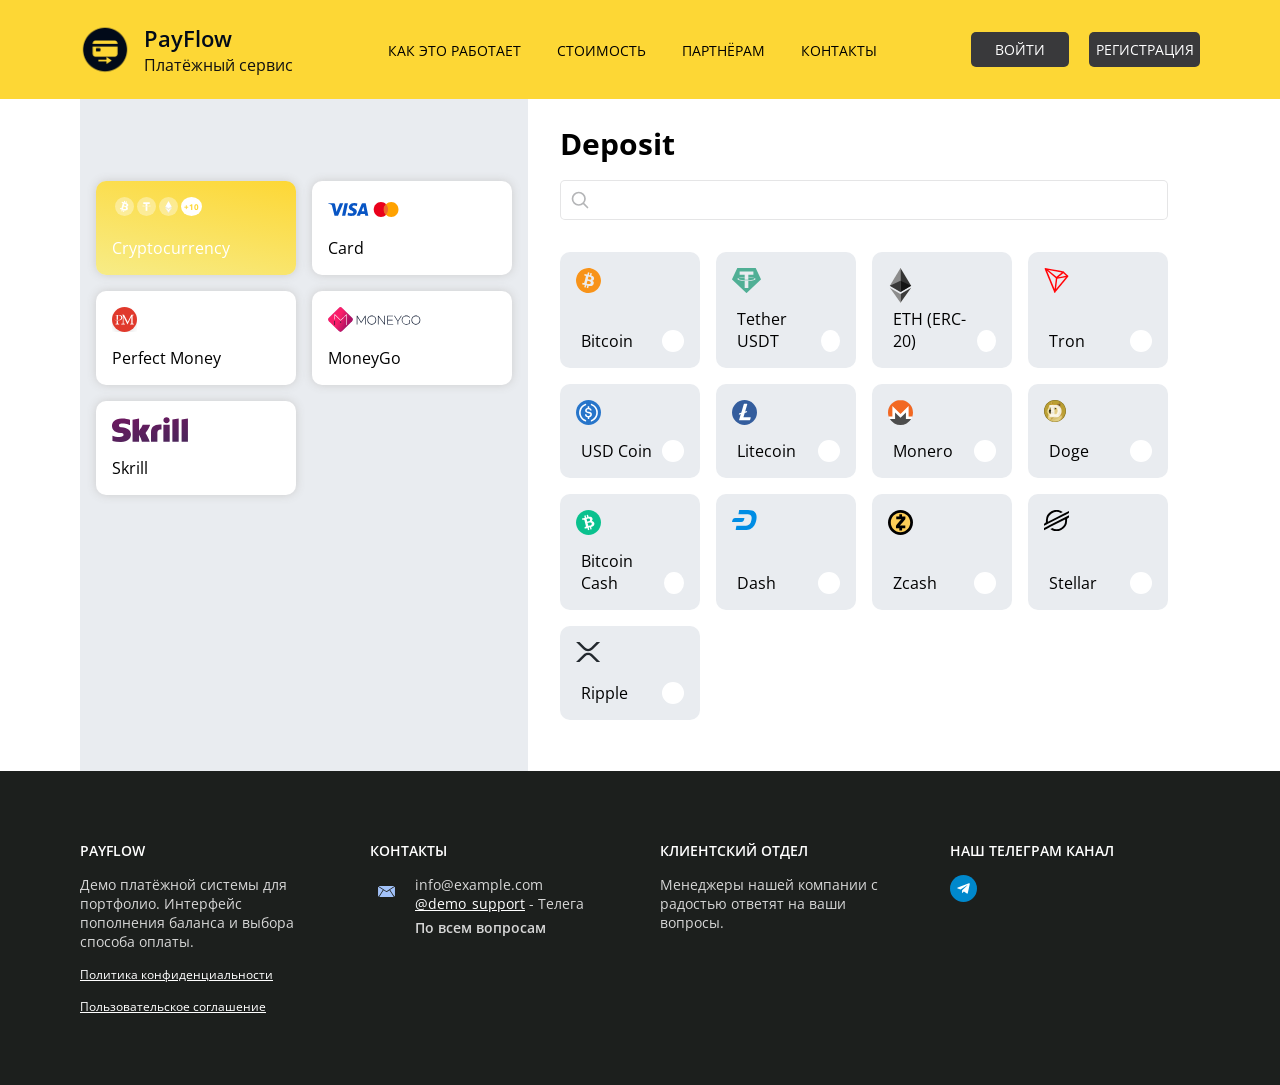
<file: index.html>
<!doctype html>
<html lang="en">
<head>
    <meta charset="UTF-8">
    <meta name="viewport" content="width=device-width, user-scalable=no, initial-scale=1.0, maximum-scale=1.0, minimum-scale=1.0">
    <meta http-equiv="X-UA-Compatible" content="ie=edge">
    <title>Оплата | PayFlow</title>
    <link rel="icon" type="image/png" href="./static/assets/img/favicon.png" />
    <link rel="apple-touch-icon-precomposed" href="./static/assets/img/favicon.png"/>
    <link href="https://fonts.googleapis.com/css2?family=Open+Sans:wght@400;700&display=swap" rel="stylesheet">
    <link rel="stylesheet" href="./static/assets/css/main.css">
</head>
<body>
    <section class="wrapper">
        <section class="header">
            <div class="container">
                <div class="header__logo">
                    <img src="./static/assets/img/logo.png" alt="" class="header__logo-image">
                    <p class="header__logo-title">
                        <span class="bold">PayFlow</span>
                        <span>Платёжный сервис</span>
                    </p>
                </div>
                <ul class="header__menu">
                    <li class="header__menu-item"><a href="#" class="header__menu-item-link">Как это работает</a></li>
                    <li class="header__menu-item"><a href="#" class="header__menu-item-link">Стоимость</a></li>
                    <li class="header__menu-item"><a href="#" class="header__menu-item-link">Партнёрам</a></li>
                    <li class="header__menu-item"><a href="#contacts" class="header__menu-item-link">Контакты</a></li>
                </ul>
                <div class="header__auth">
                    <a href="#" class="header__auth-link">Войти</a>
                    <a href="#" class="header__auth-link">Регистрация</a>
                </div>
            </div>
        </section>

        <section class="payment-systems">
            <div class="container">
                <div class="d-flex flex-wrap">
                    <div class="payment-systems__left">
                        <div class="region opacity-0">
                            <span>Payment methods for the region</span><strong>Georgia </strong>
                            <a href="#">Change</a>
                        </div>
                        <div class="payments">
                            <a href="./index.html" class="payment payment--active">
                                <div class="payment__icons">
                                    <svg xmlns="http://www.w3.org/2000/svg" fill="none" viewBox="0 0 18 18" id="btc-label" class="">
                                        <g>
                                            <rect class="btc-svg-mono svg-mono" width="18" height="18" fill="currentColor" rx="9"></rect>
                                            <!-- <rect class="btc-svg-color svg-color" width="18" height="18" fill="#F7931A" rx="9"></rect> -->
                                            <path fill="#fff" d="M12.64 7.906c.114-1.055-.634-1.727-1.778-2.155l.415-1.494-.908-.252-.42 1.486c-.237-.067-.477-.145-.723-.208l.414-1.479-.908-.252-.415 1.494c-.199-.05-1.835-.508-1.835-.508l-.272.972s.675.173.662.182c.37.102.43.35.413.544L6.149 10.33c-.048.11-.168.275-.424.207.009.015-.66-.184-.66-.184L4.58 11.39l1.833.514-.42 1.51.909.253.425-1.52c.247.075.489.145.726.21l-.423 1.51.908.253.42-1.509c1.388.407 2.691.135 3.193-1.14.297-.774-.142-1.801-.746-2.238.597-.122 1.093-.517 1.234-1.328zm-2.17 2.88c-.515 1.255-2.214.464-2.829.296l.54-2.008c.617.169 2.614.535 2.288 1.713zm.393-2.931c-.43 1.13-1.882.452-2.393.309l.488-1.824c.512.148 2.12.362 1.905 1.515z"></path>
                                        </g>
                                    </svg>
                                    <svg xmlns="http://www.w3.org/2000/svg" fill="none" viewBox="0 0 18 18" id="tether-label" class="">
                                        <g>
                                            <rect class="tether-svg svg-mono" width="18" height="18" fill="currentColor" rx="9"></rect>
                                            <!-- <rect class="tether-svg svg-color" width="18" height="18" fill="#4CC7A5" rx="9"></rect> -->
                                            <path fill="#fff" d="M9.814 9.3c-.046.004-.28.02-.804.02-.417 0-.713-.014-.817-.02-1.61-.076-2.812-.38-2.812-.745s1.202-.668 2.812-.747v1.19c.106.008.407.027.824.027.5 0 .75-.023.795-.027V7.809c1.607.078 2.806.382 2.806.746 0 .363-1.198.668-2.806.745h.002zm0-1.614V6.622h2.242V5H5.951v1.622h2.242v1.064C6.37 7.776 5 8.169 5 8.638c0 .47 1.37.861 3.193.953V13h1.62V9.59C11.632 9.499 13 9.107 13 8.638c0-.47-1.367-.86-3.187-.952z"></path>
                                        </g>
                                    </svg>
                                    <svg xmlns="http://www.w3.org/2000/svg" fill="none" viewBox="0 0 18 18" id="eth-label" class="">
                                        <rect class="ethereum-svg svg-mono" width="18" height="18" fill="currentColor" rx="9"></rect>
                                        <!-- <rect class="ethereum-svg svg-color" width="18" height="18" fill="#1D1C1C" rx="9"></rect> -->
                                        <path fill="#fff" d="M11.976 9.166l-2.84-5.082a.153.153 0 00-.272 0l-2.84 5.082a.186.186 0 00.053.242l2.84 1.881c.051.034.115.034.165 0l2.84-1.88c.077-.05.1-.16.054-.243z"></path>
                                        <path fill="#fff" d="M11.84 10.22l-2.757 1.86a.148.148 0 01-.168 0l-2.757-1.86c-.05-.034-.105.03-.071.083l2.78 4.347c.065.1.199.1.263 0l2.781-4.347c.033-.052-.022-.117-.071-.084z"></path>
                                        <path fill="#E6E7E8" d="M11.76 8.779L9.083 10.55a.148.148 0 01-.166 0L6.24 8.78l-.216.387a.186.186 0 00.053.243l2.84 1.88c.051.034.115.034.166 0l2.84-1.88c.075-.05.1-.16.053-.243l-.216-.387z"></path>
                                        <path fill="#E6E7E8" d="M11.84 10.22l-.61.41-2.1 3.283c-.064.1-.198.1-.262 0l-2.1-3.282-.61-.412c-.05-.033-.105.032-.071.084l2.78 4.347c.065.1.199.1.263 0l2.781-4.347c.033-.052-.022-.117-.072-.084z"></path>
                                    </svg>
                                    <span class="payment__current"> +10</span>
                                </div>
                                <div class="payment__title">Cryptocurrency</div>
                            </a>
                            <a href="./cards-template/master-card.html" class="payment">
                                <div class="payment__icons">
                                    <svg width="41" height="13" viewBox="0 0 41 13" fill="none" xmlns="http://www.w3.org/2000/svg" id="card_visa-card">
                                        <!-- <g class="visa-svg svg-mono" fill="#fff">
                                            <path fill-rule="evenodd" clip-rule="evenodd" d="M40.22 12.798h.08l-.044-.212-.058-.28-.447-2.135a1459.488 1459.488 0 01-.83-3.968c-.126-.611-.254-1.222-.382-1.833L37.69.298c-.013-.057-.03-.08-.092-.08H34.91c-.075 0-.155.005-.23.018-.57.093-.96.412-1.181.942-.805 1.924-1.612 3.847-2.418 5.77l-2.418 5.77a.984.984 0 01-.03.08h3.335c.053 0 .075-.018.093-.067.212-.583.425-1.167.633-1.75.013-.045.035-.062.084-.062h4.052c.053 0 .076.017.084.066l.16.763.203.97c.014.066.04.08.102.08h2.84zm-4.835-9.16c.327 1.564.655 3.13.982 4.707-.907 0-1.805 0-2.712.005.57-1.579 1.137-3.144 1.708-4.713h.022z"></path>
                                            <path d="M0 .58C.027.458.049.343.075.224H5.566c.783 0 1.384.486 1.54 1.25.15.77.291 1.54.437 2.309.155.831.314 1.662.47 2.494.15.809.305 1.618.455 2.423l.018.088c.053-.137.101-.256.15-.376 1.07-2.701 2.137-5.403 3.203-8.1.027-.066.058-.088.128-.088 1.075.004 2.15 0 3.226.004h.093c-.014.031-.018.053-.027.075L10.043 12.74c-.018.048-.04.07-.093.066H6.64c-.021 0-.04 0-.066-.004-.075-.297-.154-.588-.23-.885L4.287 3.96l-.385-1.464a1.272 1.272 0 00-.668-.822 8.709 8.709 0 00-1.606-.646C1.106.873.575.744.053.603.04.59.023.585 0 .58zM28.815 3.207a6.984 6.984 0 00-1.08-.384 6.134 6.134 0 00-1.77-.204c-.397.013-.787.075-1.145.265-.235.124-.43.288-.531.54-.124.3-.062.566.141.809.186.221.425.385.673.522.456.256.916.495 1.376.747.513.283 1.004.601 1.416 1.026.442.45.739.977.845 1.605.053.322.057.645.022.972a3.84 3.84 0 01-.46 1.504c-.394.703-.965 1.216-1.664 1.6-.593.327-1.23.526-1.898.65a8.775 8.775 0 01-1.831.137c-.983-.03-1.947-.163-2.885-.464-.177-.057-.345-.124-.526-.19.199-.92.393-1.835.588-2.755.035.014.062.027.088.04.465.221.934.42 1.434.548.411.106.827.173 1.252.195.327.018.65.026.973-.018.43-.057.837-.168 1.177-.45.332-.27.456-.69.323-1.066a1.07 1.07 0 00-.296-.43 3.438 3.438 0 00-.775-.53c-.38-.203-.77-.393-1.15-.601-.553-.3-1.066-.663-1.49-1.136-.377-.42-.642-.898-.74-1.455-.088-.5-.044-.995.084-1.481.235-.862.744-1.539 1.451-2.065.65-.482 1.385-.778 2.173-.955A8.093 8.093 0 0126.73.01c.885.04 1.743.225 2.575.521.057.022.066.04.057.102-.18.84-.362 1.68-.54 2.52.005.009 0 .027-.008.053zM14.012 12.793l.132-.632c.257-1.194.51-2.383.766-3.577.26-1.211.518-2.427.778-3.639.261-1.216.522-2.432.784-3.643.07-.336.141-.672.216-1.008.01-.04.014-.075.076-.075 1.044.004 2.088 0 3.132 0h.053c-.022.12-.044.23-.07.34-.421 1.968-.841 3.94-1.266 5.907-.416 1.937-.832 3.873-1.243 5.81-.036.16-.067.314-.102.473-.009.035-.022.049-.058.049h-3.167c-.01.004-.018 0-.031-.005z"></path>
                                        </g> -->
                                        <g class="visa-svg svg-color" fill="#0855C4"><path fill-rule="evenodd" clip-rule="evenodd" d="M40.22 12.798h.08l-.044-.212-.058-.28-.447-2.135a1459.488 1459.488 0 01-.83-3.968c-.126-.611-.254-1.222-.382-1.833L37.69.298c-.013-.057-.03-.08-.092-.08H34.91c-.075 0-.155.005-.23.018-.57.093-.96.412-1.181.942-.805 1.924-1.612 3.847-2.418 5.77l-2.418 5.77a.984.984 0 01-.03.08h3.335c.053 0 .075-.018.093-.067.212-.583.425-1.167.633-1.75.013-.045.035-.062.084-.062h4.052c.053 0 .076.017.084.066l.16.763.203.97c.014.066.04.08.102.08h2.84zm-4.835-9.16c.327 1.564.655 3.13.982 4.707-.907 0-1.805 0-2.712.005.57-1.579 1.137-3.144 1.708-4.713h.022z"></path><path d="M0 .58C.027.458.049.343.075.224H5.566c.783 0 1.384.486 1.54 1.25.15.77.291 1.54.437 2.309.155.831.314 1.662.47 2.494.15.809.305 1.618.455 2.423l.018.088c.053-.137.101-.256.15-.376 1.07-2.701 2.137-5.403 3.203-8.1.027-.066.058-.088.128-.088 1.075.004 2.15 0 3.226.004h.093c-.014.031-.018.053-.027.075L10.043 12.74c-.018.048-.04.07-.093.066H6.64c-.021 0-.04 0-.066-.004-.075-.297-.154-.588-.23-.885L4.287 3.96l-.385-1.464a1.272 1.272 0 00-.668-.822 8.709 8.709 0 00-1.606-.646C1.106.873.575.744.053.603.04.59.023.585 0 .58zM28.815 3.207a6.984 6.984 0 00-1.08-.384 6.134 6.134 0 00-1.77-.204c-.397.013-.787.075-1.145.265-.235.124-.43.288-.531.54-.124.3-.062.566.141.809.186.221.425.385.673.522.456.256.916.495 1.376.747.513.283 1.004.601 1.416 1.026.442.45.739.977.845 1.605.053.322.057.645.022.972a3.84 3.84 0 01-.46 1.504c-.394.703-.965 1.216-1.664 1.6-.593.327-1.23.526-1.898.65a8.775 8.775 0 01-1.831.137c-.983-.03-1.947-.163-2.885-.464-.177-.057-.345-.124-.526-.19.199-.92.393-1.835.588-2.755.035.014.062.027.088.04.465.221.934.42 1.434.548.411.106.827.173 1.252.195.327.018.65.026.973-.018.43-.057.837-.168 1.177-.45.332-.27.456-.69.323-1.066a1.07 1.07 0 00-.296-.43 3.438 3.438 0 00-.775-.53c-.38-.203-.77-.393-1.15-.601-.553-.3-1.066-.663-1.49-1.136-.377-.42-.642-.898-.74-1.455-.088-.5-.044-.995.084-1.481.235-.862.744-1.539 1.451-2.065.65-.482 1.385-.778 2.173-.955A8.093 8.093 0 0126.73.01c.885.04 1.743.225 2.575.521.057.022.066.04.057.102-.18.84-.362 1.68-.54 2.52.005.009 0 .027-.008.053zM14.012 12.793l.132-.632c.257-1.194.51-2.383.766-3.577.26-1.211.518-2.427.778-3.639.261-1.216.522-2.432.784-3.643.07-.336.141-.672.216-1.008.01-.04.014-.075.076-.075 1.044.004 2.088 0 3.132 0h.053c-.022.12-.044.23-.07.34-.421 1.968-.841 3.94-1.266 5.907-.416 1.937-.832 3.873-1.243 5.81-.036.16-.067.314-.102.473-.009.035-.022.049-.058.049h-3.167c-.01.004-.018 0-.031-.005z"></path>
                                    </g>
                                </svg>
                                <svg width="26" height="15" viewBox="0 0 26 15" fill="none" xmlns="http://www.w3.org/2000/svg" id="card_mastercard">
                                    <g class="mastercard-svg svg-color">
                                        <path d="M7.956 15c3.986 0 7.218-3.358 7.218-7.5 0-4.142-3.232-7.5-7.218-7.5C3.969 0 .736 3.358.736 7.5c0 4.142 3.233 7.5 7.22 7.5z" fill="#EA001B"></path>
                                        <path d="M18.268 15c3.987 0 7.219-3.358 7.219-7.5 0-4.142-3.232-7.5-7.219-7.5S11.05 3.358 11.05 7.5c0 4.142 3.232 7.5 7.22 7.5z" fill="#FFA200"></path>
                                        <path fill-rule="evenodd" clip-rule="evenodd" d="M12.864 2a7.866 7.866 0 00-2.227 5.5c0 2.14.85 4.082 2.227 5.5a7.866 7.866 0 002.228-5.5c0-2.142-.85-4.083-2.228-5.5z" fill="#ED692C"></path>
                                    </g>
                                    <!-- <g class="mastercard-svg svg-mono">
                                        <path d="M7.956 15c3.986 0 7.218-3.358 7.218-7.5 0-4.142-3.232-7.5-7.218-7.5C3.969 0 .736 3.358.736 7.5c0 4.142 3.233 7.5 7.22 7.5z" fill="#ffffffbb"></path><path d="M18.268 15c3.987 0 7.219-3.358 7.219-7.5 0-4.142-3.232-7.5-7.219-7.5S11.05 3.358 11.05 7.5c0 4.142 3.232 7.5 7.22 7.5z" fill="#ffffff5e"></path>
                                        <path fill-rule="evenodd" clip-rule="evenodd" d="M12.864 2a7.866 7.866 0 00-2.227 5.5c0 2.14.85 4.082 2.227 5.5a7.866 7.866 0 002.228-5.5c0-2.142-.85-4.083-2.228-5.5z" fill="#ffffff5e"></path>
                                    </g> -->
                                </svg>
                                </div>
                                <div class="payment__title">Card</div>
                            </a>
                            <a href="./cards-template/perfect-money.html" class="payment">
                                <div class="payment__icons">
                                    <svg xmlns="http://www.w3.org/2000/svg" xmlns:xlink="http://www.w3.org/1999/xlink" viewBox="0 0 25 25" id="perfectmoney-card">
                                        <defs>
                                            <filter id="perfect-money_svg__a" width="160%" height="160%" x="-30%" y="-18%" filterUnits="objectBoundingBox">
                                                <feOffset dy="3" in="SourceAlpha" result="shadowOffsetOuter1"></feOffset>
                                                <feGaussianBlur in="shadowOffsetOuter1" result="shadowBlurOuter1" stdDeviation="2"></feGaussianBlur>
                                                <feColorMatrix in="shadowBlurOuter1" values="0 0 0 0 0 0 0 0 0 0 0 0 0 0 0 0 0 0 0.09 0"></feColorMatrix>
                                            </filter>
                                            <path id="perfect-money_svg__b" d="M22.5 10C15.596 10 10 15.596 10 22.5S15.596 35 22.5 35 35 29.404 35 22.5 29.401 10 22.5 10zm-5.37 17.405h-3.592v-.584h.616a.54.54 0 00.515-.546v-2.6a16.2 16.2 0 001.244.03v2.606a.552.552 0 00.524.507h.69v.587h.003zm-4.99-4.702c1.426.312 2.877.34 4.703.237 1.353-.08 2.352-1.058 2.352-2.364 0-1.294-1.038-2.31-2.324-2.324h-.958v4.387c-.434.011-.846.011-1.244-.003v-4.098a.314.314 0 00-.295-.286h-.822v-.365h4.168c1.523 0 2.74 1.192 2.74 2.656 0 1.464-1.242 2.517-2.757 2.653-2.338.234-4.657.067-5.562-.493zm18.968 4.118h.663v.584h-3.592v-.584h.593a.548.548 0 00.543-.538v-6.598l-3.842 7.731v-.013.002l-3.98-8.015v6.944a.546.546 0 00.484.49h.885v.584H19.27v-.585h.935c0-.005-.003-.008-.003-.013a.552.552 0 00.551-.552l.006-.005.217-7.592a.323.323 0 00-.306-.304h-.61v-.584h1.52l.454-.003 3.672 7.322 3.636-7.255v-.064h2.43v.584h-.868a.324.324 0 00-.315.31v7.65c.022.273.242.49.518.504z"></path>
                                        </defs>
                                        <g fill="#fff" fill-rule="evenodd">
                                            <g fill-rule="nonzero">
                                                <g class="perfect-money-svg svg-mono " transform="translate(-10 -10)">
                                                    <use fill="#000" filter="url(#perfect-money_svg__a)" xlink:href="#perfect-money_svg__b"></use>
                                                    <use fill="#FFF" xlink:href="#perfect-money_svg__b"></use>
                                                </g>
                                            </g>
                                        </g>
                                        <g fill="none" fill-rule="evenodd">
                                            <g fill-rule="nonzero">
                                                <g>
                                                    <g class="perfect-money-svg svg-color">
                                                        <circle cx="12.5" cy="12.5" r="12.5" fill="#E0392C"></circle>
                                                        <g fill="#FFF">
                                                            <path d="M20.905 8.357h.869v-.584h-2.43v.064l-3.64 7.255-3.671-7.322-.453.003h-1.52v.584h.61a.32.32 0 01.306.304l-.22 7.592-.005.005a.553.553 0 01-.551.552l.002.014h-.935v.584h3.591v-.583h-.885a.547.547 0 01-.484-.49V9.39l3.987 8.015v-.002.013l3.842-7.73v6.597a.55.55 0 01-.543.538h-.593v.584h3.592v-.584h-.663a.548.548 0 01-.518-.504v-7.65a.317.317 0 01.312-.31z"></path><path d="M10.454 10.543c0-1.464-1.217-2.656-2.74-2.656H3.551v.365h.821c.156.01.281.133.295.286v4.097c.398.014.813.014 1.245.002V8.252h.957c1.285.013 2.324 1.03 2.324 2.323 0 1.306-1 2.283-2.353 2.364-1.829.103-3.276.075-4.702-.237.905.56 3.221.73 5.557.496 1.517-.14 2.759-1.189 2.759-2.656zm-4.541 5.771v-2.606c-.434.006-.852-.005-1.244-.03v2.6a.541.541 0 01-.515.546h-.615v.584h3.59v-.583h-.69a.556.556 0 01-.526-.51z"></path>
                                                        </g>
                                                    </g>
                                                </g>
                                            </g>
                                        </g>
                                    </svg>
                                </div>
                                <div class="payment__title">Perfect Money</div>
                            </a>
                            <a href="./cards-template/money-go.html" class="payment ">
                                <div class="payment__icons">
                                    <svg viewBox="0 0 63 17" fill="none" xmlns="http://www.w3.org/2000/svg" id="money_go-card">
                                        <g class="money-go-svg svg-mono" fill="fff">
                                            <path d="M19.983 5.93l2.593 4.258L25.17 5.93h.439v5.963h-.439V6.754L22.765 10.7h-.378l-2.404-3.945v5.139h-.442V5.93h.442zM26.776 8.913a3.17 3.17 0 01.848-2.211 2.83 2.83 0 01.957-.655c.375-.161.772-.238 1.19-.23.418-.008.815.069 1.19.23.378.158.7.376.965.655.268.276.479.607.631.993.156.386.23.792.222 1.218.008.427-.066.833-.222 1.219a3.028 3.028 0 01-.63.997 2.84 2.84 0 01-.966.651c-.375.161-.772.237-1.19.23a2.847 2.847 0 01-1.19-.23 2.86 2.86 0 01-.957-.651 3.063 3.063 0 01-.627-.997 3.17 3.17 0 01-.221-1.219zm5.548 0c.003-.37-.059-.72-.185-1.049a2.59 2.59 0 00-.526-.86 2.337 2.337 0 00-.817-.567 2.44 2.44 0 00-1.025-.201 2.424 2.424 0 00-2.235 1.322 2.78 2.78 0 00-.31 1.355 2.78 2.78 0 00.31 1.355 2.436 2.436 0 002.235 1.32 2.435 2.435 0 002.235-1.319c.218-.41.324-.862.318-1.356zM34.38 5.93l3.929 5.231v-5.23h.446v5.962h-.438L34.39 6.666v5.227h-.45V5.93h.442zM44.266 5.93v.414H40.73v2.348h3.197v.418H40.73v2.373h3.615v.41h-4.065V5.93h3.985zM44.903 5.93h.502l2.127 3.353 2.123-3.353h.503l-2.404 3.771v2.192h-.455V9.7L44.903 5.93zM50.128 8.913a3.152 3.152 0 01.22-1.218c.156-.386.368-.717.636-.993.27-.279.598-.497.981-.655.386-.161.796-.238 1.23-.23.529 0 1.011.11 1.448.33.437.22.795.527 1.073.92l-.37.238a2.376 2.376 0 00-.908-.792 2.74 2.74 0 00-1.243-.277 2.612 2.612 0 00-1.065.2c-.33.137-.608.326-.836.568a2.646 2.646 0 00-.531.86c-.126.33-.188.68-.185 1.05a2.72 2.72 0 00.189 1.049c.131.33.313.615.547.856.233.239.516.428.848.567.335.14.692.207 1.07.201.434 0 .84-.07 1.218-.209.38-.14.68-.332.896-.579V8.865h.439v2.115c-.247.306-.607.555-1.082.748a3.847 3.847 0 01-1.471.281 3.024 3.024 0 01-1.227-.229 2.989 2.989 0 01-.993-.651 3.087 3.087 0 01-.884-2.216zM56.76 8.913a3.17 3.17 0 01.848-2.211 2.83 2.83 0 01.957-.655c.375-.161.772-.238 1.19-.23.418-.008.815.069 1.19.23.378.158.7.376.965.655.268.276.479.607.632.993.155.386.229.792.22 1.218.009.427-.065.833-.22 1.219a3.028 3.028 0 01-.632.997 2.84 2.84 0 01-.965.651c-.375.161-.772.237-1.19.23a2.847 2.847 0 01-1.19-.23 2.859 2.859 0 01-.957-.651 3.063 3.063 0 01-.627-.997 3.17 3.17 0 01-.221-1.219zm5.548 0c.003-.37-.059-.72-.185-1.049a2.59 2.59 0 00-.526-.86 2.337 2.337 0 00-.817-.567 2.44 2.44 0 00-1.025-.201 2.424 2.424 0 00-2.235 1.322 2.78 2.78 0 00-.31 1.355 2.78 2.78 0 00.31 1.355 2.436 2.436 0 002.235 1.32 2.435 2.435 0 002.236-1.319c.217-.41.323-.862.317-1.356z">

                                            </path>
                                            <path d="M7.363.596a1.594 1.594 0 012.254 0l6.767 6.767a1.594 1.594 0 010 2.254l-6.767 6.767a1.594 1.594 0 01-2.254 0L.596 9.617a1.594 1.594 0 010-2.254L7.363.596z" fill="#C0DDF7"></path>
                                            <path fill-rule="evenodd" clip-rule="evenodd" d="M4.383 5.113a.2.2 0 01.34-.14h.001l3.85 3.851 1.873-1.872a.2.2 0 01.282.281L8.713 9.25a.2.2 0 01-.304-.027L4.78 5.594v2.707a.2.2 0 11-.398 0V5.113zm6.989 1.477l.98-.98v6.542a.2.2 0 10.398 0V5.113a.2.2 0 00-.38-.085l-1.28 1.28a.2.2 0 00.282.282z"></path>
                                            <path d="M4.383 9.496a.2.2 0 01.398 0v2.656a.2.2 0 11-.398 0V9.496zM9.031 10.227a.398.398 0 11-.797 0 .398.398 0 01.797 0z"></path>
                                        </g>
                                        <g class="money-go-svg svg-color">
                                            <path d="M19.983 5.93l2.593 4.258L25.17 5.93h.439v5.963h-.439V6.754L22.765 10.7h-.378l-2.404-3.945v5.139h-.442V5.93h.442zM26.776 8.913a3.17 3.17 0 01.848-2.211 2.83 2.83 0 01.957-.655c.375-.161.772-.238 1.19-.23.418-.008.815.069 1.19.23.378.158.7.376.965.655.268.276.479.607.631.993.156.386.23.792.222 1.218.008.427-.066.833-.222 1.219a3.028 3.028 0 01-.63.997 2.84 2.84 0 01-.966.651c-.375.161-.772.237-1.19.23a2.847 2.847 0 01-1.19-.23 2.86 2.86 0 01-.957-.651 3.063 3.063 0 01-.627-.997 3.17 3.17 0 01-.221-1.219zm5.548 0c.003-.37-.059-.72-.185-1.049a2.59 2.59 0 00-.526-.86 2.337 2.337 0 00-.817-.567 2.44 2.44 0 00-1.025-.201 2.424 2.424 0 00-2.235 1.322 2.78 2.78 0 00-.31 1.355 2.78 2.78 0 00.31 1.355 2.436 2.436 0 002.235 1.32 2.435 2.435 0 002.235-1.319c.218-.41.324-.862.318-1.356zM34.38 5.93l3.929 5.231v-5.23h.446v5.962h-.438L34.39 6.666v5.227h-.45V5.93h.442zM44.266 5.93v.414H40.73v2.348h3.197v.418H40.73v2.373h3.615v.41h-4.065V5.93h3.985zM44.903 5.93h.502l2.127 3.353 2.123-3.353h.503l-2.404 3.771v2.192h-.455V9.7L44.903 5.93zM50.128 8.913a3.152 3.152 0 01.22-1.218c.156-.386.368-.717.636-.993.27-.279.598-.497.981-.655.386-.161.796-.238 1.23-.23.529 0 1.011.11 1.448.33.437.22.795.527 1.073.92l-.37.238a2.376 2.376 0 00-.908-.792 2.74 2.74 0 00-1.243-.277 2.612 2.612 0 00-1.065.2c-.33.137-.608.326-.836.568a2.646 2.646 0 00-.531.86c-.126.33-.188.68-.185 1.05a2.72 2.72 0 00.189 1.049c.131.33.313.615.547.856.233.239.516.428.848.567.335.14.692.207 1.07.201.434 0 .84-.07 1.218-.209.38-.14.68-.332.896-.579V8.865h.439v2.115c-.247.306-.607.555-1.082.748a3.847 3.847 0 01-1.471.281 3.024 3.024 0 01-1.227-.229 2.989 2.989 0 01-.993-.651 3.087 3.087 0 01-.884-2.216zM56.76 8.913a3.17 3.17 0 01.848-2.211 2.83 2.83 0 01.957-.655c.375-.161.772-.238 1.19-.23.418-.008.815.069 1.19.23.378.158.7.376.965.655.268.276.479.607.632.993.155.386.229.792.22 1.218.009.427-.065.833-.22 1.219a3.028 3.028 0 01-.632.997 2.84 2.84 0 01-.965.651c-.375.161-.772.237-1.19.23a2.847 2.847 0 01-1.19-.23 2.859 2.859 0 01-.957-.651 3.063 3.063 0 01-.627-.997 3.17 3.17 0 01-.221-1.219zm5.548 0c.003-.37-.059-.72-.185-1.049a2.59 2.59 0 00-.526-.86 2.337 2.337 0 00-.817-.567 2.44 2.44 0 00-1.025-.201 2.424 2.424 0 00-2.235 1.322 2.78 2.78 0 00-.31 1.355 2.78 2.78 0 00.31 1.355 2.436 2.436 0 002.235 1.32 2.435 2.435 0 002.236-1.319c.217-.41.323-.862.317-1.356z" fill="#0E1930">

                                            </path>
                                            <path d="M7.363.596a1.594 1.594 0 012.254 0l6.767 6.767a1.594 1.594 0 010 2.254l-6.767 6.767a1.594 1.594 0 01-2.254 0L.596 9.617a1.594 1.594 0 010-2.254L7.363.596z" fill="url(#money_go_svg__a)"></path>
                                            <path fill-rule="evenodd" clip-rule="evenodd" d="M4.383 5.113a.2.2 0 01.34-.14h.001l3.85 3.851 1.873-1.872a.2.2 0 01.282.281L8.713 9.25a.2.2 0 01-.304-.027L4.78 5.594v2.707a.2.2 0 11-.398 0V5.113zm6.989 1.477l.98-.98v6.542a.2.2 0 10.398 0V5.113a.2.2 0 00-.38-.085l-1.28 1.28a.2.2 0 00.282.282z" fill="#fff">

                                            </path>
                                            <path d="M4.383 9.496a.2.2 0 11.398 0v2.656a.2.2 0 11-.398 0V9.496zM9.031 10.227a.398.398 0 11-.797 0 .398.398 0 01.797 0z" fill="#0E1930"></path><defs><linearGradient id="money_go_svg__a" x1="6.574" y1="9.647" x2="12.684" y2="12.569" gradientUnits="userSpaceOnUse"><stop offset="0" stop-color="#F91E6A"></stop><stop offset="1" stop-color="#AE1264"></stop></linearGradient></defs></g>
                                        </svg>
                                </div>
                                <div class="payment__title">MoneyGo</div>
                            </a>
                            <a href="./cards-template/skrill.html" class="payment">
                                <div class="payment__icons">
                                <svg viewBox="0 0 76 25" fill="none" xmlns="http://www.w3.org/2000/svg" id="skrill-card">
                                        <g class="skrill-svg svg-mono" fill="#fff">
                                            <g clip-path="url(#skrill_svg__a)">
                                                <path fill-rule="evenodd" clip-rule="evenodd" d="M54.536 6.14c1.721 0 3.117-1.336 3.117-2.982 0-1.647-1.396-2.983-3.117-2.983-1.719 0-3.114 1.336-3.114 2.983 0 1.646 1.395 2.981 3.114 2.981zM30.67 7.75c-.14.337-1.152 3.074-3.6 5.91V1.533l-6.522 1.234V24.75h6.522v-6.795c1.889 2.712 2.821 6.795 2.821 6.795h7.812c-.772-3.075-4.152-8.745-4.152-8.745 3.033-3.682 4.366-7.606 4.578-8.256h-7.459zm17.146-.23c-5.842.18-8.807 2.688-8.807 7.676v9.554h6.373V16.96c0-2.987.408-4.267 4.11-4.389V7.607c-.623-.126-1.676-.087-1.676-.087zM9.609 10.17c-.799-.05-2.648-.165-2.648-1.759 0-1.923 2.662-1.923 3.66-1.923 1.757 0 4.031.497 5.655.962 0 0 .906.306 1.677.619l.072.018V2.82l-.098-.028c-1.917-.642-4.146-1.26-8.278-1.26C2.524 1.532 0 5.506 0 8.91c0 1.963.879 6.58 9.038 7.113.692.04 2.527.142 2.527 1.79 0 1.36-1.502 2.161-4.03 2.161-2.77 0-5.458-.676-7.09-1.317v5.425c2.444.613 5.198.92 8.426.92 6.966 0 10.086-3.76 10.086-7.486 0-4.225-3.49-6.97-9.348-7.345zm41.768 14.58h6.321V7.768h-6.321V24.75zM69.601 2.615V24.75h6.323V1.532L69.6 2.615zm-9.225 0l6.316-1.083V24.75h-6.316V2.615z">

                                                </path>
                                            </g>
                                            <defs>
                                                <clipPath id="skrill_svg__a">
                                                    <path d="M0 0h76v25H0z"></path>
                                                </clipPath>
                                            </defs>
                                        </g>
                                        <g class="skrill-svg svg-color">
                                        <g clip-path="url(#skrill_svg__b)">
                                        <path fill-rule="evenodd" clip-rule="evenodd" d="M54.536 6.14c1.721 0 3.117-1.336 3.117-2.982 0-1.647-1.396-2.983-3.117-2.983-1.719 0-3.114 1.336-3.114 2.983 0 1.646 1.395 2.981 3.114 2.981zM30.67 7.75c-.14.337-1.152 3.074-3.6 5.91V1.533l-6.522 1.234V24.75h6.522v-6.795c1.889 2.712 2.821 6.795 2.821 6.795h7.812c-.772-3.075-4.152-8.745-4.152-8.745 3.033-3.682 4.366-7.606 4.578-8.256h-7.459zm17.146-.23c-5.842.18-8.807 2.688-8.807 7.676v9.554h6.373V16.96c0-2.987.408-4.267 4.11-4.389V7.607c-.623-.126-1.676-.087-1.676-.087zM9.609 10.17c-.799-.05-2.648-.165-2.648-1.759 0-1.923 2.662-1.923 3.66-1.923 1.757 0 4.031.497 5.655.962 0 0 .906.306 1.677.619l.072.018V2.82l-.098-.028c-1.917-.642-4.146-1.26-8.278-1.26C2.524 1.532 0 5.506 0 8.91c0 1.963.879 6.58 9.038 7.113.692.04 2.527.142 2.527 1.79 0 1.36-1.502 2.161-4.03 2.161-2.77 0-5.458-.676-7.09-1.317v5.425c2.444.613 5.198.92 8.426.92 6.966 0 10.086-3.76 10.086-7.486 0-4.225-3.49-6.97-9.348-7.345zm41.768 14.58h6.321V7.768h-6.321V24.75zM69.601 2.615V24.75h6.323V1.532L69.6 2.615zm-9.225 0l6.316-1.083V24.75h-6.316V2.615z" fill="url(#skrill_svg__c)">

                                        </path>
                                        </g>
                                        <defs>
                                            <linearGradient id="skrill_svg__c" x1="20.533" y1=".175" x2="25.775" y2="30.875" gradientUnits="userSpaceOnUse">
                                                <stop offset="0" stop-color="#6B195F"></stop>
                                                <stop offset="1" stop-color="#4C255B"></stop>
                                            </linearGradient>
                                            <clipPath id="skrill_svg__b">
                                                <path fill="#fff" d="M0 0h76v25H0z"></path>
                                            </clipPath>
                                        </defs>
                                        </g>
                                    </svg>
                                </div>
                                <div class="payment__title">Skrill</div>
                            </a>

                        </div>
                    </div>
                    <div class="payment-systems__right">

                        <!-- Deposit --- start --->
                        <div class="content deposit">
                            <h1 class="visually-hidden">Deposit</h1>
                            <div class="d-flex content__heading">
                                <h2 class="content__title">Deposit</h2>
                                <!-- <span>ID: 118379</span> -->
                            </div>
                            <div class="search">
                                <input class="search__input" type="search" id="search" data-search>
                                <div class="search__icon">
                                    <svg viewBox="0 0 24 24" fill="none" xmlns="http://www.w3.org/2000/svg"><g id="SVGRepo_bgCarrier" stroke-width="0"></g><g id="SVGRepo_tracerCarrier" stroke-linecap="round" stroke-linejoin="round"></g><g id="SVGRepo_iconCarrier"> <path d="M15.7955 15.8111L21 21M18 10.5C18 14.6421 14.6421 18 10.5 18C6.35786 18 3 14.6421 3 10.5C3 6.35786 6.35786 3 10.5 3C14.6421 3 18 6.35786 18 10.5Z" stroke="#b4b5b7" stroke-width="2" stroke-linecap="round" stroke-linejoin="round"></path> </g></svg>
                                </div>
                            </div>
                    
                            <div class="cards">
                                <article class="card" data-filter="bitcoin">
                                    <div class="card__icon">
                                        <svg viewBox="0 0 32 32" fill="none" xmlns="http://www.w3.org/2000/svg" id="btc"><g class="btc-svg svg-mono"><path class="btc-svg__icon" d="M12.128 31.524c8.574 2.138 17.256-3.08 19.393-11.652C33.658 11.3 28.443 2.617 19.87.48 11.3-1.659 2.618 3.559.48 12.132c-2.139 8.571 3.079 17.254 11.648 19.392zm7.408-21.84c2.217.764 3.839 1.909 3.519 4.039-.23 1.559-1.095 2.312-2.242 2.577 1.575.819 2.377 2.077 1.613 4.257-.947 2.708-3.197 2.937-6.192 2.37l-.727 2.912-1.755-.438.717-2.872c-.454-.113-.92-.233-1.399-.364l-.72 2.885-1.753-.435.727-2.918-.501-.13c-.248-.065-.498-.13-.75-.193l-2.285-.57.87-2.01s1.295.345 1.277.32c.497.122.717-.202.804-.418l1.148-4.603.186.046a1.483 1.483 0 00-.182-.058l.82-3.286c.02-.373-.108-.843-.82-1.021.028-.018-1.275-.318-1.275-.318l.467-1.874 2.422.604-.002.01c.363.09.738.176 1.121.263l.72-2.884 1.755.438-.707 2.826c.472.108.946.217 1.408.332l.699-2.809 1.756.438-.72 2.884zM13.98 20.141c1.431.378 4.566 1.207 5.064-.795.509-2.043-2.521-2.724-4.004-3.058-.167-.038-.315-.07-.435-.1l-.964 3.865c.097.024.212.054.34.088zm1.354-5.646c1.196.319 3.799 1.013 4.253-.804.464-1.86-2.07-2.421-3.306-2.695-.139-.03-.261-.058-.361-.083l-.875 3.506c.083.02.18.047.29.076z" fill="#fff"></path></g><path class="btc-svg svg-color" d="M12.128 31.524c8.574 2.138 17.256-3.08 19.393-11.652C33.658 11.3 28.443 2.617 19.87.48 11.3-1.659 2.618 3.559.48 12.132c-2.139 8.571 3.079 17.254 11.648 19.392zm7.408-21.84c2.217.764 3.839 1.909 3.519 4.039-.23 1.559-1.095 2.312-2.242 2.577 1.575.819 2.377 2.077 1.613 4.257-.947 2.708-3.197 2.937-6.192 2.37l-.727 2.912-1.755-.438.717-2.872c-.454-.113-.92-.233-1.399-.364l-.72 2.885-1.753-.435.727-2.918-.501-.13c-.248-.065-.498-.13-.75-.193l-2.285-.57.87-2.01s1.295.345 1.277.32c.497.122.717-.202.804-.418l1.148-4.603.186.046a1.483 1.483 0 00-.182-.058l.82-3.286c.02-.373-.108-.843-.82-1.021.028-.018-1.275-.318-1.275-.318l.467-1.874 2.422.604-.002.01c.363.09.738.176 1.121.263l.72-2.884 1.755.438-.707 2.826c.472.108.946.217 1.408.332l.699-2.809 1.756.438-.72 2.884zM13.98 20.141c1.431.378 4.566 1.207 5.064-.795.509-2.043-2.521-2.724-4.004-3.058-.167-.038-.315-.07-.435-.1l-.964 3.865c.097.024.212.054.34.088zm1.354-5.646c1.196.319 3.799 1.013 4.253-.804.464-1.86-2.07-2.421-3.306-2.695-.139-.03-.261-.058-.361-.083l-.875 3.506c.083.02.18.047.29.076z" fill="#F7931A"></path></svg>
                                    </div>
                                    <div class="card__footer">
                                        <div class="card__title">Bitcoin</div>
                                        <div class="check">
                                            <svg xmlns="http://www.w3.org/2000/svg" viewBox="0 0 512 512" aria-hidden="true" role="img" class="icon icon-check" fill="currentColor"><path d="M435.848 83.466L172.804 346.51l-96.652-96.652c-4.686-4.686-12.284-4.686-16.971 0l-28.284 28.284c-4.686 4.686-4.686 12.284 0 16.971l133.421 133.421c4.686 4.686 12.284 4.686 16.971 0l299.813-299.813c4.686-4.686 4.686-12.284 0-16.971l-28.284-28.284c-4.686-4.686-12.284-4.686-16.97 0z"></path></svg>
                                        </div>
                                    </div>
                                </article>
                                <article class="card"  data-filter="tether">
                                    <div class="card__icon">
                                        <svg width="29" height="25" viewBox="0 0 29 25" fill="none" xmlns="http://www.w3.org/2000/svg" id="tether"><path d="M14.52 12.299c1.182 0 1.712-.031 1.814-.039h-.003c3.625-.16 6.33-.787 6.33-1.535 0-.749-2.706-1.375-6.33-1.535v2.447c-.102.01-.666.056-1.794.056-.94 0-1.62-.04-1.858-.057V9.188c-3.632.161-6.342.787-6.342 1.537 0 .75 2.71 1.377 6.342 1.535.235.011.902.039 1.842.039z" fill="#50AF95"></path><path fill-rule="evenodd" clip-rule="evenodd" d="M.022 11.13L5.31.123A.212.212 0 015.506 0h17.989a.215.215 0 01.195.123l5.287 11.007a.212.212 0 01-.046.25l-14.28 13.56a.219.219 0 01-.302 0L.069 11.378a.213.213 0 01-.047-.248zm16.312-4.384v2.19c4.104.189 7.186.994 7.186 1.96s-3.085 1.772-7.186 1.96v7.02h-3.655v-7.018c-4.11-.188-7.202-.994-7.202-1.961 0-.967 3.091-1.774 7.202-1.961v-2.19H7.622v-3.34h13.77v3.34h-5.058z" fill="#50AF95"></path>
                                        
                                        </svg>
                                    </div>
                                    <div class="card__footer">
                                        <div class="card__title">Tether USDT</div>
                                        <div class="check">
                                            <svg xmlns="http://www.w3.org/2000/svg" viewBox="0 0 512 512" aria-hidden="true" role="img" class="icon icon-check" fill="currentColor"><path d="M435.848 83.466L172.804 346.51l-96.652-96.652c-4.686-4.686-12.284-4.686-16.971 0l-28.284 28.284c-4.686 4.686-4.686 12.284 0 16.971l133.421 133.421c4.686 4.686 12.284 4.686 16.971 0l299.813-299.813c4.686-4.686 4.686-12.284 0-16.971l-28.284-28.284c-4.686-4.686-12.284-4.686-16.97 0z"></path></svg>
                                        </div>
                                    </div>
                                </article>
                                <article class="card" data-filter="etc">
                                    <div class="card__icon">
                                        <svg viewBox="0 0 23 32" fill="none" xmlns="http://www.w3.org/2000/svg" id="eth"><g class="ethereum-svg svg-mono" fill="#fff"><path d="M11.493 0l-.216.73v21.158l.216.215 9.82-5.806L11.494 0z"></path><path d="M11.492 0L1.67 16.297l9.822 5.806V0zm0 23.962l-.121.147v7.539l.121.352 9.828-13.84-9.828 5.802z"></path><path d="M11.492 32v-8.038L1.67 18.16 11.492 32zm0-9.897l9.822-5.806-9.821-4.464v10.27zM1.67 16.297l9.822 5.806v-10.27L1.67 16.297z"></path></g><g class="ethereum-svg svg-color"><path d="M11.493 0l-.216.73v21.158l.216.215 9.82-5.806L11.494 0z" fill="#343434"></path><path d="M11.492 0L1.67 16.297l9.822 5.806V0z" fill="#8C8C8C"></path><path d="M11.492 23.962l-.121.147v7.539l.121.352 9.828-13.84-9.828 5.802z" fill="#3C3C3B"></path><path d="M11.492 32v-8.038L1.67 18.16 11.492 32z" fill="#8C8C8C"></path><path d="M11.493 22.103l9.82-5.806-9.82-4.464v10.27z" fill="#141414"></path><path d="M1.67 16.297l9.822 5.806v-10.27L1.67 16.297z" fill="#393939"></path></g></svg>
                                    </div>
                                    <div class="card__footer">
                                        <div class="card__title">ETH (ERC-20)</div>
                                        <div class="check">
                                            <svg xmlns="http://www.w3.org/2000/svg" viewBox="0 0 512 512" aria-hidden="true" role="img" class="icon icon-check" fill="currentColor"><path d="M435.848 83.466L172.804 346.51l-96.652-96.652c-4.686-4.686-12.284-4.686-16.971 0l-28.284 28.284c-4.686 4.686-4.686 12.284 0 16.971l133.421 133.421c4.686 4.686 12.284 4.686 16.971 0l299.813-299.813c4.686-4.686 4.686-12.284 0-16.971l-28.284-28.284c-4.686-4.686-12.284-4.686-16.97 0z"></path></svg>
                                        </div>
                                    </div>
                                </article>
                                <article class="card" data-filter="tron">
                                    <div class="card__icon">
                                        <svg viewBox="0 0 24 24" fill="none" xmlns="http://www.w3.org/2000/svg" id="tron"><g class="tron-svg svg-mono" fill="#fff"><path d="M23.081 7.23c-1.125-1.039-2.68-2.625-3.948-3.75l-.075-.052a1.434 1.434 0 00-.417-.233C15.585 2.625 1.361-.034 1.084 0a.525.525 0 00-.218.083l-.07.056A.836.836 0 00.6.454L.581.503V.81c1.602 4.459 7.924 19.065 9.17 22.493.074.232.217.675.483.697h.06c.142 0 .75-.802.75-.802s10.86-13.17 11.959-14.573c.142-.173.267-.359.375-.555a.904.904 0 00-.297-.84zm-9.25 1.534l4.634-3.844 2.719 2.505-7.354 1.339zm-1.8-.251l-7.98-6.54 12.91 2.38-4.93 4.16zm.72 1.713l8.167-1.316-9.338 11.25 1.17-9.934zm-9.785-7.6l8.397 7.124-1.215 10.418L2.966 2.625z"></path></g><g class="tron-svg svg-color"><path d="M23.081 7.23c-1.125-1.039-2.68-2.625-3.948-3.75l-.075-.052a1.434 1.434 0 00-.417-.233C15.585 2.625 1.361-.034 1.084 0a.525.525 0 00-.218.083l-.07.056A.836.836 0 00.6.454L.581.503V.81c1.602 4.459 7.924 19.065 9.17 22.493.074.232.217.675.483.697h.06c.142 0 .75-.802.75-.802s10.86-13.17 11.959-14.573c.142-.173.267-.359.375-.555a.904.904 0 00-.297-.84zm-9.25 1.534l4.634-3.844 2.719 2.505-7.354 1.339zm-1.8-.251l-7.98-6.54 12.91 2.38-4.93 4.16zm.72 1.713l8.167-1.316-9.338 11.25 1.17-9.934zm-9.785-7.6l8.397 7.124-1.215 10.418L2.966 2.625z" fill="#FF060A"></path></g></svg>
                                    </div>
                                    <div class="card__footer">
                                        <div class="card__title">Tron</div>
                                        <div class="check">
                                            <svg xmlns="http://www.w3.org/2000/svg" viewBox="0 0 512 512" aria-hidden="true" role="img" class="icon icon-check" fill="currentColor"><path d="M435.848 83.466L172.804 346.51l-96.652-96.652c-4.686-4.686-12.284-4.686-16.971 0l-28.284 28.284c-4.686 4.686-4.686 12.284 0 16.971l133.421 133.421c4.686 4.686 12.284 4.686 16.971 0l299.813-299.813c4.686-4.686 4.686-12.284 0-16.971l-28.284-28.284c-4.686-4.686-12.284-4.686-16.97 0z"></path></svg>
                                        </div>
                                    </div>
                                </article>
                                <article class="card">
                                    <div class="card__icon">
                                        <svg viewBox="0 0 24 24" fill="none" xmlns="http://www.w3.org/2000/svg" id="usdc"><g class="usdc-svg svg-mono" fill="#fff"><path fill-rule="evenodd" clip-rule="evenodd" d="M12 24c6.65 0 12-5.35 12-12S18.65 0 12 0 0 5.35 0 12s5.35 12 12 12zm3.3-10.1c0-1.75-1.05-2.35-3.15-2.6-1.5-.2-1.8-.6-1.8-1.3 0-.7.5-1.15 1.5-1.15.9 0 1.4.3 1.65 1.05.05.15.2.25.35.25h.8c.2 0 .35-.15.35-.35v-.05c-.2-1.1-1.1-1.95-2.25-2.05V6.5c0-.2-.15-.35-.4-.4h-.75c-.2 0-.35.15-.4.4v1.15c-1.5.2-2.45 1.2-2.45 2.45 0 1.65 1 2.3 3.1 2.55 1.4.25 1.85.55 1.85 1.35s-.7 1.35-1.65 1.35c-1.3 0-1.75-.55-1.9-1.3-.05-.2-.2-.3-.35-.3h-.85c-.2 0-.35.15-.35.35v.05c.2 1.25 1 2.15 2.65 2.4v1.2c0 .2.15.35.4.4h.75c.2 0 .35-.15.4-.4v-1.2c1.5-.25 2.5-1.3 2.5-2.65zM5 9.55c-1.45 3.85.55 8.2 4.45 9.6.15.1.3.3.3.45v.7c0 .1 0 .15-.05.2-.05.2-.25.3-.45.2-2.8-.9-4.95-3.05-5.85-5.85-1.5-4.75 1.1-9.8 5.85-11.3.05-.05.15-.05.2-.05.2.05.3.2.3.4v.7c0 .25-.1.4-.3.5C7.4 5.85 5.75 7.45 5 9.55zm9.3-5.8c.05-.2.25-.3.45-.2 2.75.9 4.95 3.05 5.85 5.9 1.5 4.75-1.1 9.8-5.85 11.3-.05.05-.15.05-.2.05-.2-.05-.3-.2-.3-.4v-.7c0-.25.1-.4.3-.5 2.05-.75 3.7-2.35 4.45-4.45 1.45-3.85-.55-8.2-4.45-9.6-.15-.1-.3-.3-.3-.5v-.7c0-.1 0-.15.05-.2z"></path></g><g class="usdc-svg svg-color"><path d="M12 24c6.65 0 12-5.35 12-12S18.65 0 12 0 0 5.35 0 12s5.35 12 12 12z" fill="#2775CA"></path><path d="M15.3 13.9c0-1.75-1.05-2.35-3.15-2.6-1.5-.2-1.8-.6-1.8-1.3 0-.7.5-1.15 1.5-1.15.9 0 1.4.3 1.65 1.05.05.15.2.25.35.25h.8c.2 0 .35-.15.35-.35v-.05c-.2-1.1-1.1-1.95-2.25-2.05V6.5c0-.2-.15-.35-.4-.4h-.75c-.2 0-.35.15-.4.4v1.15c-1.5.2-2.45 1.2-2.45 2.45 0 1.65 1 2.3 3.1 2.55 1.4.25 1.85.55 1.85 1.35s-.7 1.35-1.65 1.35c-1.3 0-1.75-.55-1.9-1.3-.05-.2-.2-.3-.35-.3h-.85c-.2 0-.35.15-.35.35v.05c.2 1.25 1 2.15 2.65 2.4v1.2c0 .2.15.35.4.4h.75c.2 0 .35-.15.4-.4v-1.2c1.5-.25 2.5-1.3 2.5-2.65z" fill="#fff"></path><path d="M9.45 19.15c-3.9-1.4-5.9-5.75-4.45-9.6.75-2.1 2.4-3.7 4.45-4.45.2-.1.3-.25.3-.5v-.7c0-.2-.1-.35-.3-.4-.05 0-.15 0-.2.05C4.5 5.05 1.9 10.1 3.4 14.85c.9 2.8 3.05 4.95 5.85 5.85.2.1.4 0 .45-.2.05-.05.05-.1.05-.2v-.7c0-.15-.15-.35-.3-.45zm5.3-15.6c-.2-.1-.4 0-.45.2-.05.05-.05.1-.05.2v.7c0 .2.15.4.3.5 3.9 1.4 5.9 5.75 4.45 9.6-.75 2.1-2.4 3.7-4.45 4.45-.2.1-.3.25-.3.5v.7c0 .2.1.35.3.4.05 0 .15 0 .2-.05 4.75-1.5 7.35-6.55 5.85-11.3-.9-2.85-3.1-5-5.85-5.9z" fill="#fff"></path></g>
                                        </svg>
                                    </div>
                                    <div class="card__footer">
                                        <div class="card__title">USD Coin</div>
                                        <div class="check">
                                            <svg xmlns="http://www.w3.org/2000/svg" viewBox="0 0 512 512" aria-hidden="true" role="img" class="icon icon-check" fill="currentColor"><path d="M435.848 83.466L172.804 346.51l-96.652-96.652c-4.686-4.686-12.284-4.686-16.971 0l-28.284 28.284c-4.686 4.686-4.686 12.284 0 16.971l133.421 133.421c4.686 4.686 12.284 4.686 16.971 0l299.813-299.813c4.686-4.686 4.686-12.284 0-16.971l-28.284-28.284c-4.686-4.686-12.284-4.686-16.97 0z"></path></svg>
                                        </div>
                                    </div>
                                </article>
                                <article class="card">
                                    <div class="card__icon">
                                        <svg viewBox="0 0 22 22" fill="none" xmlns="http://www.w3.org/2000/svg" id="litecoin"><g class="litecoin-svg svg-mono" fill="#fff"><path d="M11 0a11 11 0 1011 11A10.968 10.968 0 0011.064 0H11zm.186 11.373l-1.145 3.862h6.126a.306.306 0 01.292.18.308.308 0 01.028.118v.101l-.533 1.838a.397.397 0 01-.4.293H6.18l1.572-5.353-1.758.532.4-1.225 1.757-.533 2.21-7.51a.402.402 0 01.4-.293h2.37a.309.309 0 01.32.298v.101l-1.864 6.34 1.758-.534-.373 1.279-1.785.506z"></path></g><g class="litecoin-svg svg-color"><path d="M11 20.81c5.418 0 9.81-4.392 9.81-9.81S16.417 1.19 11 1.19 1.19 5.583 1.19 11s4.392 9.81 9.81 9.81z" fill="#fff"></path><path d="M11 0a11 11 0 1011 11A10.968 10.968 0 0011.064 0H11zm.186 11.373l-1.145 3.862h6.126a.306.306 0 01.292.18.308.308 0 01.028.118v.101l-.533 1.838a.397.397 0 01-.4.293H6.18l1.572-5.353-1.758.532.4-1.225 1.757-.533 2.21-7.51a.402.402 0 01.4-.293h2.37a.309.309 0 01.32.298v.101l-1.864 6.34 1.758-.534-.373 1.279-1.785.506z" fill="#345D9D"></path></g></svg>
                                    </div>
                                    <div class="card__footer">
                                        <div class="card__title">Litecoin</div>
                                        <div class="check">
                                            <svg xmlns="http://www.w3.org/2000/svg" viewBox="0 0 512 512" aria-hidden="true" role="img" class="icon icon-check" fill="currentColor"><path d="M435.848 83.466L172.804 346.51l-96.652-96.652c-4.686-4.686-12.284-4.686-16.971 0l-28.284 28.284c-4.686 4.686-4.686 12.284 0 16.971l133.421 133.421c4.686 4.686 12.284 4.686 16.971 0l299.813-299.813c4.686-4.686 4.686-12.284 0-16.971l-28.284-28.284c-4.686-4.686-12.284-4.686-16.97 0z"></path></svg>
                                        </div>
                                    </div>
                                </article>
                                <article class="card">
                                    <div class="card__icon">
                                        <svg viewBox="0 0 24 24" fill="none" xmlns="http://www.w3.org/2000/svg" id="monero"><g class="monero-svg svg-mono" fill="#fff"><path d="M23.997 11.999c0 6.626-5.371 11.999-11.998 11.999-6.627 0-11.999-5.373-11.999-12C0 5.373 5.372 0 12 0c6.627 0 11.998 5.372 11.998 11.999z" fill="url(#monero_svg__paint0_linear)"></path><path d="M12 0C5.373 0-.008 5.38.001 11.998a12.03 12.03 0 00.609 3.79h3.59V5.694l7.798 7.798 7.798-7.798v10.094h3.59a12.03 12.03 0 00.61-3.79C24.008 5.374 18.625.003 11.999.003V0z" fill="#78B7F8"></path><path d="M10.205 15.285l-3.403-3.403v6.351H1.745a11.998 11.998 0 0020.508 0h-5.059v-6.351l-3.403 3.403-1.793 1.793-1.793-1.793z"></path></g><g class="monero-svg svg-color"><path d="M23.997 11.999c0 6.626-5.371 11.999-11.998 11.999-6.627 0-11.999-5.373-11.999-12C0 5.373 5.372 0 12 0c6.627 0 11.998 5.372 11.998 11.999z" fill="#fff"></path><path d="M12 0C5.373 0-.008 5.38.001 11.998a12.03 12.03 0 00.609 3.79h3.59V5.694l7.798 7.798 7.798-7.798v10.094h3.59a12.03 12.03 0 00.61-3.79C24.008 5.374 18.625.003 11.999.003V0z" fill="#F26822"></path><path d="M10.205 15.285l-3.403-3.403v6.351H1.745a11.998 11.998 0 0020.508 0h-5.059v-6.351l-3.403 3.403-1.793 1.793-1.793-1.793z" fill="#4D4D4D"></path></g></svg>
                                    </div>
                                    <div class="card__footer">
                                        <div class="card__title">Monero</div>
                                        <div class="check">
                                            <svg xmlns="http://www.w3.org/2000/svg" viewBox="0 0 512 512" aria-hidden="true" role="img" class="icon icon-check" fill="currentColor"><path d="M435.848 83.466L172.804 346.51l-96.652-96.652c-4.686-4.686-12.284-4.686-16.971 0l-28.284 28.284c-4.686 4.686-4.686 12.284 0 16.971l133.421 133.421c4.686 4.686 12.284 4.686 16.971 0l299.813-299.813c4.686-4.686 4.686-12.284 0-16.971l-28.284-28.284c-4.686-4.686-12.284-4.686-16.97 0z"></path></svg>
                                        </div>
                                    </div>
                                </article>
                                <article class="card">
                                    <div class="card__icon">
                                        <svg width="22" height="22" viewBox="0 0 22 22" fill="none" xmlns="http://www.w3.org/2000/svg" id="doge">
                                            <path class="doge-svg svg-mono" fill="#fff" fill-rule="evenodd" d="M21.648 11c0 5.88-4.767 10.648-10.648 10.648C5.12 21.648.352 16.88.352 11S5.12.352 11 .352 21.648 5.12 21.648 11zm-8.46-6.11s2.75.532 3.862 3.405c0 0 1.593 3.778-.767 7.128 0 0-1.474 1.848-3.313 1.848H5.341V14.35h1.593V7.816H5.372l-.03-2.926h7.846zm-1.426 9.428c.65 0 1.25-.864 1.25-.864 1.12-1.743.403-3.937.403-3.937-.54-1.532-1.315-1.694-1.315-1.694h-1.671l.03 6.495h1.303z" clip-rule="evenodd">
                                            </path>
                                            <g class="doge-svg svg-color">
                                                <path fill="#988430" d="M11 22c6.075 0 11-4.925 11-11S17.075 0 11 0 0 4.925 0 11s4.925 11 11 11z"></path>
                                                <path fill="#7A6A2A" d="M11 21.648c5.88 0 10.648-4.767 10.648-10.648C21.648 5.12 16.88.352 11 .352S.352 5.12.352 11 5.12 21.648 11 21.648z"></path>
                                                <path fill="#BA9F33" d="M11 21.423c5.757 0 10.423-4.666 10.423-10.423S16.757.577 11 .577.577 5.243.577 11 5.243 21.423 11 21.423z"></path>
                                                <path fill="#CFB66C" fill-rule="evenodd" d="M4.81 9.825c-.063-.057-.129-.114-.19-.17-.06-.057-.122-.115-.184-.171l-.185-.176c-.03-.03-.063-.057-.093-.088l-.096-.083c-.246-.234-.493-.467-.735-.7l.747.69.088.088c.03.03.062.057.092.087l.185.171c.063.057.123.114.185.176.063.062.123.12.186.176zM1.548 9.79s.893.093 1.33.155c.403.057 1.667.25 1.667.25L1.549 9.79zm0 0c.25.021.502.048.753.075.128.012.25.026.373.039l.189.021.185.027.748.12.373.062c.123.02.246.044.374.065a8.843 8.843 0 01-.374-.048l-.373-.053-.748-.11c-.062-.01-.123-.022-.185-.03l-.189-.022c-.123-.013-.25-.03-.374-.045a21.79 21.79 0 01-.753-.101zm2.908.639s-.954.242-1.276.334c-.317.088-1.276.38-1.276.38l2.552-.714z" clip-rule="evenodd"></path>
                                                <path fill="#CFB66C" fill-rule="evenodd" d="M4.457 10.429c-.212.062-.423.122-.637.18l-.638.17c-.211.063-.422.123-.633.185l-.317.088c-.105.03-.212.057-.32.087.105-.035.211-.071.316-.101l.317-.102c.212-.066.423-.128.634-.194.215-.053.427-.11.642-.162.205-.052.42-.103.636-.151zm-2.419 1.3a88.945 88.945 0 001.597-.734c.14-.066.55-.211.55-.211l-2.147.946z" clip-rule="evenodd"></path>
                                                <path fill="#CFB66C" fill-rule="evenodd" d="M2.038 11.73c.093-.035.18-.078.269-.12l.263-.122.529-.255c.176-.083.347-.176.528-.254.093-.04.186-.071.278-.102l.14-.044.142-.04c-.176.084-.362.155-.538.237-.176.088-.356.159-.537.237l-.538.237c-.18.073-.356.151-.536.226zm.117.493s1.097-.643 1.474-.85c.198-.11.837-.427.837-.427l-2.31 1.277z" clip-rule="evenodd"></path>
                                                <path fill="#CFB66C" fill-rule="evenodd" d="M2.156 12.223l.562-.347.281-.171.287-.167c.096-.057.189-.114.287-.168.046-.028.095-.053.146-.074l.15-.075c.197-.096.394-.194.603-.278-.19.12-.383.22-.577.326-.096.053-.194.101-.29.155-.096.053-.189.11-.287.162-.096.057-.189.11-.286.162l-.29.158-.586.317zm2.3-1.136s-.68.524-.902.69c-.22.168-.87.638-.87.638l1.773-1.328z" clip-rule="evenodd"></path>
                                                <path fill="#E2CC85" fill-rule="evenodd" d="M8.37 15.307l-.35-.66.203-.826 1.447-.559L9.054 12l.305-1.277.571-1.142 1.766-.278 1.297-1.237 2.802.212.55 2.995-1.059 3.772-.603 1.953-2.446.092-1.136-.787-1.33-.555-1.402-.44z" clip-rule="evenodd"></path>
                                                <path fill="#F1D789" fill-rule="evenodd" d="M12.659 15.286s-.338.155-.915.12c-.167-.225-1.336-.33-1.336-.33s-.146-.044-.405.062c-.26.106-.505.093-.735.15-.23.057-.457-.242-.633-.305-.176-.065-.41-.224-.41-.224l-.492-.048-.99-.418-1.572-1.566-.427.668-.132.828.475.98 1.28 1.167 2.495.633 1.48-.436 1.852-.783.465-.498z" clip-rule="evenodd"></path>
                                                <path fill="#F4ECB4" fill-rule="evenodd" d="M3.793 9.75l.317-.959.377-.62 1.216-.1-.365 1.064-1.016 1.808.422 1.614-.748.374-.23-.352-.185-.808-.012-.908.224-1.112z" clip-rule="evenodd"></path>
                                                <path fill="#F3E19D" fill-rule="evenodd" d="M5.156 15.22l-.233-.325s-.062-.155-.026-.29c.035-.138.03-.147.012-.198-.018-.052-.167-.23-.158-.383.008-.155-.013-.206.101-.33.12-.118.084-.325.084-.325l.155.096.035-.053s.057.044.057.114c.012-.096-.04-.541.078-.643.117-.101.326.475.326.475l-.128-.836-.33-.858-.585-.783-.036-.864v-.074s-.268.413-.343.739c-.054.224.075.496.048.819-.022.32-.048.295.03.422s.269.388.194.577c-.066.162-.29.048-.29.048s-.044.132-.105.18a.399.399 0 00-.087-.176c-.004.03-.013.07-.013.07s-.039-.122-.078-.277c-.053-.206-.11-.479-.162-.625-.021.084-.075.339-.075.339l.03.391.147.538.14.352.137.43.12.29.096.22.083.497.404.427L5 15.3l.156-.08z" clip-rule="evenodd"></path>
                                                <path fill="#F2E8B0" fill-rule="evenodd" d="M4.005 8.967s-.29.493-.374.99c-.083.497-.158 1.022-.106 1.698.054.682.155 1.1.237 1.399.141.497.506 1.187.506 1.187l.012-.026a1.876 1.876 0 01-.146-.365c-.048-.189-.066-.413-.11-.515-.04-.101-.105-.188-.137-.313-.03-.12-.035-.308-.128-.448a.91.91 0 01-.102-.356c-.018-.225.01-.476-.012-.682-.04-.344-.066-.577-.03-.757.035-.18.22-.69.334-1.096.075-.26.03-.479.167-.705a1.99 1.99 0 00.251-.559c.036-.124-.363.548-.363.548z" clip-rule="evenodd"></path>
                                                <path fill="#F5EEC0" fill-rule="evenodd" d="M5.38 8.77s-.149.044-.22.123c-.071.074-.101.137-.198.263-.096.126-.101.23-.18.388-.078.155-.25.388-.272.472-.021.083-.057.475-.101.66-.04.185.044.413.044.413l.102-.021s0 .131.101.22c.102.088.12-.295.12-.295l.379-1.28.57-.388.063-.313-.407-.242z" clip-rule="evenodd"></path>
                                                <path fill="#E6DB9D" fill-rule="evenodd" d="M5.658 9.35s-.268.018-.4.114c-.053.04-.075.071-.132.12-.105.086-.212.167-.263.28-.057.115-.12.287-.162.613-.018.137-.018.264-.03.374-.018.15-.045.269-.03.352.017.17.193.26.21.454l.365-.185.344-1.355.73-.458-.413-.462-.22.152.001.001z" clip-rule="evenodd"></path>
                                                <path fill="#E5CB7A" fill-rule="evenodd" d="M3.733 18.472l.005-.04c.053-.458.062-.805.101-1.022.057-.308.096-.423.087-.538-.012-.185-.026-.32-.008-.463.026-.188.211-.413.206-.568-.004-.122-.066-.202-.12-.277l-.095-.137s.365-.251.361-1.262a.097.097 0 01.021.009l.18.51.123.15.472.88.607.588.897.604.562.612.057 1.632-.735.954-.12.218a10.453 10.453 0 01-2.6-1.85z" clip-rule="evenodd"></path>
                                                <path fill="#D8C173" fill-rule="evenodd" d="M5.979 20.033s.012-.203.18-.335c.026.045.044.088.039.12a1.06 1.06 0 01.72-.484c.48-.088.595-.436.595-.436l1.016-.924 1.163-1.07 1.413-.497.66-.162s.013.049-.012.155a3.21 3.21 0 00.678-.17c.114-.045.22-.063.278-.004.084.078.096.263.101.374.137-.03.296-.162.423-.15.203.021.382.26.589.26.272 0 .395-.167.586-.299.113-.078.277-.176.37-.242.22-.162 2.556-.876 2.556-.876l.818.054.132.879-.07 2.298-.026.026-3.723 1.944-5.16.791a10.353 10.353 0 01-3.3-1.135l-.026-.117z" clip-rule="evenodd"></path>
                                                <path fill="#F1D789" fill-rule="evenodd" d="M4.046 18.764c.074-.153.14-.281.151-.327.01.092.026.295.06.51a7.234 7.234 0 01-.21-.183z" clip-rule="evenodd"></path>
                                                <path fill="#E0CD81" fill-rule="evenodd" d="M7.816 20.927l.667-.185.057.017s.03.018.03.079c.084-.048.155-.04.207-.071.026.056.053.245.17.268.123.027.255-.053.389-.154.131-.105.281-.237.395-.29.041.076.078.155.11.236.15-.12.41-.603.78-.595a1.4 1.4 0 01.514-.62c.344-.234.559-.252.828-.23.106-.139.238-.257.388-.347.044.017.167.092.32.021.155-.071.33-.347.559-.383a.54.54 0 01.356.075s.669-.664 1.13-.885c-.018-.053-.053-.254.488-.7.03.028.009.102.03.107.009 0 .14-.057.308-.186.207-.154.454-.317.603-.361.282-.084.58.087.58.087a.268.268 0 01.084-.039c.071-.012.123-.021.162-.035-.003.092.048.25 0 .388a.868.868 0 00.176.075c-.03.065-.096.233-.206.313.092.044.105.096.236.14a2.97 2.97 0 00-.18.282c-.038.084-.18.431-.241.563-.066.131-.155.373-.198.422-.043.049-.198.255-.317.356.106-.04.538-.17.721-.22l-.597.884a10.445 10.445 0 01-8.55.99v-.002z" clip-rule="evenodd"></path>
                                                <path fill="#DFC57C" fill-rule="evenodd" d="M5.702 9.302s-.154 0-.185.021c-.03.022.155.066.212.088.057.021.18.119.212.197.03.075 1.112.51 1.112.51l.766-.038.264-.365-.502-.44.352-1.037-.467.075-1.12.668-.563.216-.08.105z" clip-rule="evenodd"></path>
                                                <path fill="#E5CC7C" fill-rule="evenodd" d="M7.383 9.646a.12.12 0 00.106.056c.158 0 .304.04.365.12.101.128.382.537.382.537l.673.242.043-.792-.735-.51-.836.307v.04h.002z" clip-rule="evenodd"></path>
                                                <path fill="#D2C281" fill-rule="evenodd" d="M7.251 9.94s.123.008.278-.049c.155-.057.41-.18.52-.132.154.066.122.273.29.458.101.114.286.11.391.233.105.123.467.066.467.066l.137.74-.55.704-.18.876H7.86l-.68-.27-.334-.81.168-.818.237-.999z" clip-rule="evenodd"></path>
                                                <path fill="#E2C270" fill-rule="evenodd" d="M8.69 9.975a.201.201 0 00.057.009c-.022.018-.066.056-.048.158.017.101.074.23.026.308a.385.385 0 01.084.146c.03.087.04.167.237.18a.42.42 0 00-.079.062s.137.12.207.23c.071-.003.26-.062.26-.062l.039.027.084-.036s-.079-.03-.022-.22c.054-.168.102-.159.106-.171.004-.013.039-.189.039-.26a3.12 3.12 0 00.048-.374l-.057-.62-.32-.195-.26-.251-.246.462-.162.162-.013.4.02.045z" clip-rule="evenodd"></path>
                                                <path fill="#CCB360" fill-rule="evenodd" d="M9.46 9.455s.057.162.079.287a.276.276 0 00.012-.075s.045.246.053.347c.018-.004.036-.009.04.009.004.018.044.215.035.326a.887.887 0 01.299-.3.523.523 0 01.242-.096c.137-.003.237.088.4.088.396 0 .753-.29 1.017-.38.194-.065.361-.113.479-.22a1.25 1.25 0 00.25-.314c.123-.21.251-.395.38-.418a.796.796 0 01-.176.013s.039-.04.105-.093c.067-.053.146-.119.26-.119.203 0 .304.03.418.03.114-.003.18-.03.18-.03s.12.084.388.084c.269.003.449.026.59.039.14.012.612-.04.747-.035a.655.655 0 01.255.062l-.437-1.267-1.566-1.37-.933.66-1.435 1.435-1.388.515-.29.326v.496H9.46z" clip-rule="evenodd"></path>
                                                <path fill="#D5B457" fill-rule="evenodd" d="M12.575 8.729s.04-.04.105-.093c.066-.053.146-.119.26-.119.203 0 .304.03.418.03.114-.003.18-.03.18-.03s.12.084.388.084c.269.003.449.026.59.039.14.012.612-.04.747-.036a.651.651 0 01.254.063l-.197-.572-.23-.436-.655-.717-.792-.466a10.768 10.768 0 00-.272-.075l-.712.43-.646 1.672-.013.352.418.198c.106-.176.221-.317.33-.335-.098.01-.173.01-.173.01z" clip-rule="evenodd"></path>
                                                <path fill="#D2B257" fill-rule="evenodd" d="M12.566 8.848c-.062.004-.113-.009-.128-.053-.053-.15-.096-.171-.14-.171-.045 0-.105.096-.141.105-.036.009-.079-.11-.079-.11L12.04 8.6s-.23.15-.391.325c-.162.177-.428.476-.547.529-.119.053-.528.071-.669.101a.867.867 0 00-.316.155c-.022.023.062.048.075.071.012.022-.138.013-.15.036-.009.017.035.119.057.17a.29.29 0 01.123-.03c.137-.003.236.088.4.088.395 0 .753-.29 1.016-.38.195-.066.362-.114.48-.22a1.26 1.26 0 00.25-.314c.068-.108.134-.21.2-.284z" clip-rule="evenodd"></path>
                                                <path fill="#D2B159" fill-rule="evenodd" d="M6.9 17.657s-.036-.132-.362-.472c-.093-.096-.15-.176-.212-.233-.155-.146-.246-.185-.356-.269-.242-.18-.505-.18-.708-.4-.203-.22-.44-.643-.604-1.073-.162-.431-.206-.568-.206-.58 0-.013.044-.097.101-.084.057.012.057.122.071.15.029.043.06.084.096.122.084.096.203.211.264.383-.013-.146-.062-.308-.062-.308s.313.197.58.404c.269.206.379.277.457.41.079.13.264.478.352.58.089.101 1.303.484 1.303.484l.577.43.287.628-.225.352-.43.093-.7-.313-.224-.304z" clip-rule="evenodd"></path>
                                                <path fill="#C2A44D" fill-rule="evenodd" d="M5.345 15.493s.146.233.502.453c.32.194.828.37 1.28.476.26.062.52.11.753.114.628.008 1.06-.171 1.596-.23.29-.03.647-.053 1.017-.14.475-.115.756-.243 1.139-.423.277-.128.532-.224.739-.347.29-.171.502-.362.747-.418-.03.083-.062.233-.304.388.128-.004.304-.013.304-.013s-.17.102-.472.33c-.185.14-.43.378-.681.537-.162.101-.338.176-.454.237-.282.155-.395.233-.58.422a.252.252 0 01.07 0s-.232.03-.4.12c-.035 0-.096-.013-.203.017-.083.027-.194.087-.307.12-.163.047-.216.026-.216.026l.027.053s-.211-.003-.282.004c.013.003.01.009.01.009a.108.108 0 00-.036.012.37.37 0 01-.11.048c-.022.004-.04.004-.066.01.009.02.078.14.11.21-.026.018-.427.32-.427.32.012.02.023.041.03.063.013.04.018.096.03.123.03.053.048.062.048.062l-.131.03c-.071.018-.159.048-.282.066a1.143 1.143 0 01-.114.01c.018.039.096.188-.048.36-.144.173-.189.198-.233.308a.475.475 0 00-.071-.044c-.048-.021-.114-.053-.137-.096a1.145 1.145 0 01-.054.167c-.044.12-.11.237-.122.326-.049-.053-.138-.159-.26-.137-.123.021-.221.189-.242.237 0-.03-.022-.054-.027-.018a1.356 1.356 0 01-.449.78c-.003-.084-.003-.27-.012-.33-.035.035-.078.087-.335.198-.25.11-.21.22-.21.22s-.022-.176.113-.361c.137-.185.22-.272.22-.287a.08.08 0 00-.017-.039c-.018-.018-.053-.039-.053-.053.02-.009.233-.11.22-.32a.568.568 0 00-.15-.356c-.008-.01.085-.075.072-.096-.009-.013-.123-.097-.137-.141a.407.407 0 01.018-.078c.012-.04.021-.067.018-.093a.74.74 0 00-.072-.18c.013.004.102 0 .102 0s-.071-.114-.084-.167c-.012-.054-.04-.194-.053-.22.03.003.105.008.105 0 .003-.028-.066-.072-.035-.107.02.004.062.022.1.072-.02-.057-.056-.168-.13-.212a.323.323 0 01.259.018.35.35 0 01.14.15l.16.119c.11.087.25.21.475.298.048.027.17.027.26.01a.4.4 0 00.11-.045.208.208 0 01.039-.018.853.853 0 00-.066-.11c.03 0 .066.003.066.003s.021-.048-.075-.14c.022-.022.048-.036.048-.072-.03-.003-.083-.048-.096-.066.018-.012.045-.053.075-.065-.027-.022-.093-.11-.123-.12a.56.56 0 00.084-.039s-.15-.039-.198-.071c-.048-.035-.12-.096-.162-.114-.044-.018-.123-.027-.155-.062.03.009.079 0 .114 0 .027 0 .04.003.048.003-.003-.012-.003-.039.066-.048a.328.328 0 00.096-.03s-.066-.003-.14-.075c-.075-.071-.138-.128-.18-.137-.045-.009-.128.03-.18.027-.071-.009-.102-.045-.102-.045s-.236.022-.761-.299c-.454-.277-.652-.523-.652-.523a.781.781 0 01-.123-.057c-.17-.089-.407-.274-.4-.516v.002z" clip-rule="evenodd"></path>
                                                <path fill="#CAA13E" fill-rule="evenodd" d="M11.893 4.81a.23.23 0 01.106.07c.084.097.137.278-.053.472a.303.303 0 00.17.027c-.065.078-.215.246-.224.392-.009.119.066.154.066.154s-.114.132-.12.352c.055-.06.114-.116.177-.167.132-.105.313-.224.436-.299a.252.252 0 00.012.093s.23-.189.423-.105c.087.039.048.162.048.162s.12-.045.203.039c.083.084.202.3.262.383.027.04.097.114.168.23.097.162.178.333.242.51.003-.092.026-.236.29-.146.263.093.562.287.813.67.251.381.313.813.44.977.128.158.26.422.269.532.009.11-.04.467.224 1.43.075-.3.189-.963.189-.963l.062-.586.071-1.812-1.892-1.572-1.48-1.073-.962.092.06.137z" clip-rule="evenodd"></path>
                                                <path fill="#B59544" fill-rule="evenodd" d="M15.409 7.506s-.027-.176-.472-.475c-.445-.296-.792-.296-1.112-.547-.246-.197-.502-.651-.669-.8-.162-.148-.189-.576-.189-.576l.547-.457.812-1.175.687-.756.33.457.457.538.255 1.078.092 1.58-.739 1.133z" clip-rule="evenodd"></path>
                                                <path fill="#C89D3A" fill-rule="evenodd" d="M15.959 9.398a1.998 1.998 0 00-.087-.708 13.039 13.039 0 00-.493-1.255c-.048-.27-.012-.29.04-.32.05-.031.245-.142.351-.53.106-.387.436-.4.436-.4l.203-.15.308.771.269.696.083.532.063.454-.146.96-.721.651-.306-.7z" clip-rule="evenodd"></path>
                                                <path fill="#CEB052" fill-rule="evenodd" d="M5.9 20.092v-.02a.149.149 0 00.04-.035c.012-.018.021-.04.03-.044a.334.334 0 01.146-.027c.044.008.162.057.224.053.128-.003.278-.101.515-.057.356.066.44.308.646.445.14.096.286.054.308.054h.048c.009 0 .074-.075.11-.071.071.003.078.062.123.065.105.013.308-.053.41-.026a.195.195 0 01.127.128.198.198 0 01-.048.197c-.11.102-.215.198-.236.282.027.02.053.043.078.066a10.364 10.364 0 01-2.52-1.009v-.001z" clip-rule="evenodd"></path>
                                                <path fill="#CCA847" fill-rule="evenodd" d="M15.379 16.536s.277-.37.373-.554c.097-.189-.304-2.582-.304-2.582l.805-2.636-.022-.858s.04-.793.132-1.136c.11.197.454.436.529.562.035-.242.155-.753.137-1.297.066.101.224 1.121.224 1.121l.158.687.207.73.23.77.137.533.078.128.066.224.062.242.18.568.106.466.083.846c.018.065.031.13.04.198.003.092-.013.146-.013.162 0 .016.03.202.018.343-.018.141-.018.251-.128.352-.11.101-.18.705-.18.705l-.198-.132s.04-.18-.053-.343a.347.347 0 00-.374-.171c-.102.021-.304.053-.37.11-.063.057-.216.233-.356.313-.176.106-.463.114-.616.15-.155.035-.326.14-.506.263a2.82 2.82 0 01-.445.235z" clip-rule="evenodd"></path>
                                                <path fill="#C39D3C" fill-rule="evenodd" d="M15.379 20.425l.034.02a10.454 10.454 0 003.332-2.47c-.01-.36-.023-.73-.038-.866-.03-.29-.009-.586-.017-.757a11.16 11.16 0 00-.15-1.046c-.048-.18-.14-.27-.155-.27a2.146 2.146 0 00-.087.423c0 .084-.018.287-.018.338-.012-.003-.018-.035-.018-.048-.018.045-.039.123-.048.132-.009.01.013-.075 0-.092-.012-.018-.035-.01-.03-.054a.505.505 0 01.012-.078s-.053.078-.092.278c-.04.197-.04.203-.053.22-.013.022-.084.093-.088.12-.003.048.066.096.072.122.003.045-.063.251-.084.352-.021.101-.013.3-.035.4-.018.093-.036.147-.096.186.044.009.087.021.087.021s.062.264-.096.488c-.057.078-.072.114-.132.185-.12.132-.212.282-.22.38a.626.626 0 01-.013-.088s-.185.215-.264.338c-.101.159-.242.15-.281.189-.04.039-.048.11-.035.167-.036.009-.102.021-.146.159a.333.333 0 01-.159.188c-.084.048-.185.063-.237.075.045.012.063.012.084.027-.027.044-.15.114-.287.203a.6.6 0 00-.236.286c-.035.075-.088.123-.171.132.035.021.087.071.114.087-.04.009-.106.009-.224.11-.125.104-.168.134-.225.143z" clip-rule="evenodd"></path>
                                                <path fill="#D2BA6B" fill-rule="evenodd" d="M12.902 21.25a1.01 1.01 0 01.22-.117c.277-.11.571-.131.687-.167.11-.035.197-.084.334-.11l-.01.088c-.404.127-.815.229-1.232.306h.001z" clip-rule="evenodd"></path><path fill="#C0993A" fill-rule="evenodd" d="M18.022 13.948s-.056.307-.158.502a6.578 6.578 0 00-.211.462c0-.06.008-.12.021-.18-.128.075-.44.255-.528.335a1.822 1.822 0 00-.26.269c.084-.246.171-.466.185-.568-.128.093-.726.586-1.037.912l-.97.784a3.4 3.4 0 01-.346.162c-.167.071-.364.132-.51.189a.81.81 0 01.188-.287c.093-.087.37-.388.413-.528.04-.146.048-.233-.003-.356-.048.013-.159.018-.234.04-.074.02-.154.1-.154.1s.056-.325.18-.633c-.093.004-.252.03-.252.03s.221-.37.599-.628c-.116.025-.23.06-.338.105-.221.093-.463.23-.643.304.101-.14.813-1.157 1.237-2.104.422-.945.58-1.187.673-1.694.048-.25.035-.622.048-.954.012-.33.053-.625.027-.822.11.137.523.523.537 1.386.013.864-.395 2.03-.828 2.658.106.03.38.066.66-.423.282-.488.278-.625.38-.828.012.102.009.138.009.138s.41-.497.603-1.122c.04.269.155.506-.026.999-.162.445-.374.553-.374.553s.105-.017.26-.11c.026.066.021.14.065.167.045.027.106.072.114.114.049-.07.123-.162.146-.23-.017.142-.03.757.036 1.07.137-.012.277-.021.373-.268a1.1 1.1 0 00-.02.594.722.722 0 00.138-.139z" clip-rule="evenodd"></path><path fill="#A88F33" fill-rule="evenodd" d="M13.398 4.137s-.137.057-.37.057c-.204 0-.147-.079-.463-.079-.488 0-2.191.282-2.49.278-.195-.004.654.083.654.083l2.17.03.436-.034.162-.33-.1-.005z" clip-rule="evenodd"></path>
                                                <path fill="#E3C571" fill-rule="evenodd" d="M7.771 8.378s-.277.212-.395.374c-.117.162-.18.269-.313.4a.273.273 0 00.092-.012s0 .035-.021.045a.124.124 0 01.101.035c-.039.021-.146.128-.062.254.062.096.194.105.194.105s-.03.088.096.079c.273-.013.577-.132.718-.102.14.035.22.048.32.22.106.172.198.199.198.199s.062-.159.048-.396c.05-.127.08-.263.083-.4l-.092-.682-.404-.51-.524.29-.039.1v.001z" clip-rule="evenodd"></path>
                                                <path fill="#D8B65B" fill-rule="evenodd" d="M8.268 8.277s.039.092.203.101c-.018.04-.018.045-.013.075l.01.075a.166.166 0 00.047-.036c.01.04-.009.102 0 .146a.324.324 0 00.027.079.158.158 0 01.009-.018c.003-.01.035.096.123.176 0-.012.003-.025.008-.035a.123.123 0 00.022.062.065.065 0 01-.018-.012s.009.281.057.427a.2.2 0 00.021-.03c0-.01-.003.078-.012.14-.013.063-.004.15-.004.15a.467.467 0 01.105-.063c.054-.021.141-.087.194-.233.031-.082.055-.168.072-.254a.351.351 0 01.035.105c.003.045.087.022.087.022l.018-.194.105-.44.097-.272.462-.721.836-.644.73.167.616-.836-1.06-.638-1.005.105-.91 1.262-.73 1.145-.132.189z" clip-rule="evenodd"></path>
                                                <path fill="#D3AE4D" fill-rule="evenodd" d="M13.526 6.45s-.063.013-.242.106c-.18.093-.305.123-.374.26-.07.137-.075.246-.075.246s.123-.054.194-.072c.075-.017.159-.012.15.018a.204.204 0 01-.036.057s.141-.003.137.066a.368.368 0 01-.053.18c-.027.035-.137.087-.15.128-.03.084.013.087-.003.155-.012.066-.071.194-.263.418-.198.224-.282.383-.282.383s-.096-.18-.146-.335c-.035.018-.224.123-.224.123l-.438-1.525.009-.102s.039-.048.048-.137c-.066-.021-.075-.04-.162-.123-.088-.083-.159-.185-.304-.254-.022-.04-.048-.093-.155-.114a2.776 2.776 0 01-.171-.04s.057-.02.083-.065c-.065.009-.119.03-.263.027-.146-.004-.162-.01-.242.003-.08.013-.176.048-.212-.075-.039-.03-.123-.003-.194.102-.071.105-.096.188-.233.23a.478.478 0 01-.062.17c-.04.066-.102.132-.185.23-.132.155-.11.41-.32.603-.213.194.034-.537.034-.537l.339-.81.963-.942 1.495-.101.146.774.73.251.46.703z" clip-rule="evenodd"></path>
                                                <path fill="#CAA13E" fill-rule="evenodd" d="M13.762 6.621l-.628-.906-.44-.338s-.313-.576-.334-.594a4.143 4.143 0 00-.502-.057l.035.087a.231.231 0 01.106.071c.083.096.137.278-.054.472a.308.308 0 00.171.027c-.066.078-.215.245-.224.391-.009.12.066.155.066.155s-.114.132-.12.352c.054-.06.113-.117.177-.167.131-.106.313-.225.436-.3a.253.253 0 00.012.093s.23-.189.423-.105c.087.04.048.162.048.162s.119-.044.203.04c.083.083.202.298.263.382.027.04.096.114.167.23.097.162.178.333.242.51.004-.07.018-.17.141-.17l-.187-.335z" clip-rule="evenodd"></path>
                                                <path fill="#F4EFC8" fill-rule="evenodd" d="M4.343 9.195s-.044-.11 0-.326c.045-.215.114-.316.137-.633.023-.317.23-.712.23-.712l.571-.26.404.11.12.542-.512.281s-.026.12-.17.215c-.145.097-.344.171-.392.27a.784.784 0 00-.062.188s-.146-.03-.233.066c-.093.098-.09.185-.093.26z" clip-rule="evenodd"></path>
                                                <path fill="#EBCC73" fill-rule="evenodd" d="M5.496 9.051s-.048.03-.083.106c-.035-.057-.12-.396-.123-.7-.004-.304-.022-.38.049-.485.07-.105.346-.215.307-.404-.04-.18-.203-.254-.404-.203-.14.035-.246.335-.392.484-.11.114-.242.096-.277.159-.048.083-.004.167-.018.22a1.066 1.066 0 01-.128.23c-.162.233-.436.562-.472.858.012-.167.004-.17.048-.356l-.027-.045.176-.576.114-.475.255-.796.448-.814.436-.487.454.03.054.682.26 1.28.546.672-.876.59-.347.03z" clip-rule="evenodd"></path>
                                                <path fill="#E5C66B" fill-rule="evenodd" d="M5.769 9.293s-.075.018-.102.003c-.026-.014-.053-.03-.044-.048.009-.017.057-.048.057-.062a.05.05 0 00-.045-.053c-.04-.006-.053.021-.053.021s-.04-.03-.071-.035a.492.492 0 01.057-.004.555.555 0 00-.155-.044c.044-.027.132-.105.189-.105.056 0 .092-.01.083-.04-.009-.03-.053-.074-.101-.092.018-.021.03-.053-.013-.14-.044-.088-.026-.147-.012-.168.012-.027.057-.075.078-.105.022-.03.04-.071.075-.093a.937.937 0 01.132-.056c.062-.022.114-.049.15-.022.038.027.02.062.02.062s.123-.044.234.013c.11.053.379.087.379.087l.096.194-.637.547-.263.131-.054.01v-.001z" clip-rule="evenodd"></path>
                                                <path fill="#E6BD62" fill-rule="evenodd" d="M6.653 8.4s-.197.131-.242.18c.027.003.071.02.054.047-.022.027-.15.12-.221.207a1.362 1.362 0 00-.17.25.903.903 0 01-.3.207c.146 0 .44-.18.55-.18-.003.054.03.114.093.12.062.005.242.039.484-.11.242-.147.162-.255.263-.326.194-.129.272-.242.38-.314.106-.07.161-.087.161-.087s.004-.053.035-.048a.048.048 0 01.04.03s.185-.131.422-.167a.025.025 0 01-.012-.012s.017-.01.021-.018c0 0 .012-.018.021-.01.01.01.022.076.04.102.039-.017.113-.185.113-.185l.18-.514v-.47l-.14.027-1.056.448-.641.664-.075.159z" clip-rule="evenodd"></path>
                                                <path fill="#B6933F" fill-rule="evenodd" d="M9.693 6.095a.597.597 0 00.163-.066c-.021.057-.021.119-.114.254-.093.136-.096.155-.17.296-.076.146-.084.356-.156.448a.325.325 0 01.102-.03s-.071.062-.102.128c-.03.066-.083.203-.215.287-.132.083-.3.137-.479.334-.18.194-.365.44-.457.528.048-.083.114-.25.131-.36.018-.111-.003-.243.027-.389.03-.146.03-.25.176-.506.146-.254.395-1.139.395-1.139l.538-.17.162.384z" clip-rule="evenodd"></path>
                                                <path fill="#C49937" fill-rule="evenodd" d="M9.305 5.769s-.161.233-.206.44c-.044.206-.004.188-.03.29a.378.378 0 000 .188.67.67 0 01.224-.22c.153-.093.278-.159.352-.237.075-.084.137-.22.299-.326-.066-.009-.159-.04-.176-.035.066-.075.263-.189.462-.326.198-.14.186-.197.506-.338-.105.018-.155-.009-.242 0 .035-.075.158-.11.281-.233.124-.123-.078-.304-.078-.304l-.938.567-.454.534z" clip-rule="evenodd"></path>
                                                <path fill="#DFC068" fill-rule="evenodd" d="M6.758 5.345l.022-.17.269-.431.28-.757V2.953l-.02-.598.044-.392.034-.124.035-.048.23.119.317.43.03.832-.308 1.312-.88.96-.053-.099z" clip-rule="evenodd"></path>
                                                <path fill="#A88F33" fill-rule="evenodd" d="M7.458 1.743s-.14.003-.17.589c-.03.585-.045.893-.067 1.183-.021.29-.07.467-.096.638-.025.17-.04.404-.12.546-.034.066-.11.272-.286.427a1.8 1.8 0 01-.537.3c-.079.017-.476.056-.638.145-.056.03-.154.066-.263.168a3.362 3.362 0 00-.708.959c-.317.625-.634 2.389-.634 2.389l.071-.12s.01-.158.168-.436c.154-.277.11-.589.325-1.121.084-.203.189-.466.317-.69.203-.366.449-.679.696-.85.404-.277.85-.338.85-.338l.478-.317s.084-.162.194-.347c.155-.26.352-.55.395-.971.066-.625-.093-1.035-.084-1.405.01-.37.013-.642.088-.708.075-.066.021-.041.021-.041z" clip-rule="evenodd"></path>
                                                <path fill="#C99E3D" fill-rule="evenodd" d="M7.458 4.537s.211-.52.308-.98c.018-.093.053-.186.062-.26.045-.437.057-.616 0-.855-.044-.176-.215-.335-.304-.458-.087-.128-.128-.176-.11-.203a.197.197 0 01.154-.065.53.53 0 01.38.176c.137.158.245.696.245.696l.114.71.29.893-1.139.347v-.001z" clip-rule="evenodd"></path>
                                                <path fill="#B58634" fill-rule="evenodd" d="M9.443 3.996s-.04.018-.11 0a.159.159 0 01-.072.15c-.075-.03-.774.03-.774.03s-.326-.057-.428-.488c-.07-.287.054-.682.013-.942-.062-.382-.15-.457-.159-.576-.008-.12-.017-.15-.017-.224-.04-.01-.063-.022-.102-.022-.009-.035.01-.066-.03-.128.021.009.167.027.338.189.14.131.14.18.162.206.027.027.242.211.335.395.092.184.272.77.313.867a.66.66 0 00.106.167c.103.129.254.34.425.376z" clip-rule="evenodd"></path>
                                                <path fill="#A88F33" fill-rule="evenodd" d="M8.29 2.2a5.2 5.2 0 01.29.541c.104.237.167.43.298.59-.07-.207-.197-.613-.272-.757A1.735 1.735 0 008.29 2.2z" clip-rule="evenodd"></path><path fill="#E6C367" fill-rule="evenodd" d="M7.079 5.126s-.18.045-.515.221c-.11.057-.215.105-.316.15a5.53 5.53 0 01-.771.29l.026.03s0 .087.049.137c-.027.027-.383.269-.278 1.079.071-.027.155-.063.167-.063.022.004.027.063.054.063.026 0 .114-.036.206-.155-.003.048-.057.532.23.858.053-.063.188-.27.188-.27l.004-.065s.012-.23.087-.44.22-.365.22-.365l.762-1.087-.113-.383z" clip-rule="evenodd"></path>
                                                <path fill="#DCBA5A" fill-rule="evenodd" d="M6.367 6.723a.42.42 0 01-.114.057.44.44 0 01.075-.347c.123-.18.391-.413.466-.598.048-.12.027-.419.454-.801.427-.383.594-.515.594-.515l.691-.347.849.335L8.96 6.16l-.327.774L7.33 6.69l-.963.034z" clip-rule="evenodd"></path>
                                                <path fill="#E9CE77" fill-rule="evenodd" d="M6.864 6.274l.162-.203v-.144s.18-.048.374-.245c.194-.198.463-.577.7-.554.236.027.26.514.268.651.009.138.04.449.087.616.054.168-.576.801-.576.801l-.428.326-.587-1.248z" clip-rule="evenodd"></path>
                                                <path fill="#CDAE50" fill-rule="evenodd" d="M7.365 7.963s.132-.206.036-.25c.056-.129.161-.264.161-.264s.075-.185.317-.413c.242-.228.392-.38.431-.532.024-.1.037-.202.04-.304.025.02.053.04.083.056.04.018.224.171.198.48-.027.307-.141.435-.141.435s-.11.11-.189.168c-.084.057-.114.122-.254.128a.169.169 0 01.048-.027s-.146-.018-.225.054c-.078.07-.245.29-.328.356-.084.053-.176.114-.176.114z" clip-rule="evenodd"></path>
                                                <path fill="#D2A83E" fill-rule="evenodd" d="M13.284 4.501a2.144 2.144 0 00-.655-.128c-.374-.012-.92.01-1.456.013-.577.003-1.1-.198-1.826-.233-.12-.072-.423-.383-1.37.277.058-.003.688-.146.907.128.22.273.158.736.128.846-.057.245-.242.603-.317.854-.074.251-.057.383-.11.56-.054.175-.171.262-.102.465.093-.057.141-.057.296-.404.154-.347.123-.594.379-.888.25-.295.669-.7.828-.8.158-.102 1.42-.757 2.74-.133.32-.033.558-.557.558-.557z" clip-rule="evenodd"></path>
                                                <path fill="#C29637" fill-rule="evenodd" d="M8.51 4.26a.163.163 0 00-.01-.04.286.286 0 00-.047-.071s-.313-.057-.472-.04c-.278.03-.529.374-.646.55-.117.177-.263.45-.422.59a.059.059 0 00-.009-.04s.01.013-.009.03c-.017.019-.017.028-.008.036l.026.027c.01 0 .255-.11.59-.423.355-.325.628-.492.77-.55.076-.032.156-.056.237-.07z" clip-rule="evenodd"></path>
                                                <path fill="#AC8132" fill-rule="evenodd" d="M14.587 2.92s-.057.072-.129.15c-.158.168-.364.356-.54.55-.168.185-.357.33-.568.572-.212.242-.458.51-.52.589a.58.58 0 00-.102.272 2.524 2.524 0 00-.066-.044.44.44 0 00.054.078c.044.062.114.14.15.189.043.06.075.13.092.203.021.003.158.03.33-.251.17-.282.394-.59.394-.59l.356-.528.225-.449.281-.502.043-.238z" clip-rule="evenodd"></path>
                                                <path fill="#A88F33" fill-rule="evenodd" d="M14.951 2.561s-.215.176-.299.282c-.083.106-.281.383-.281.383l.071-.01.361-.32.141-.25.007-.084z" clip-rule="evenodd"></path>
                                                <path fill="#A67A2E" fill-rule="evenodd" d="M14.886 16.706s-.004-.145.078-.233c.084-.087.295-.215.502-.696.206-.48.23-.589.23-.589s-.37.317-.599.392c.053-.11.084-.189.11-.246-.03-.027-.158-.057-.17-.071.07-.071.11-.246.254-.361.185-.141.523-.383.786-.599.263-.216.78-.717.846-.863.039.057.048.092.048.092s-.26.339-.395.554c-.12.185-.11.29-.11.29l.245-.105s.071.263-.251.663c.14-.053.198-.02.278-.065-.132.083-.314.197-.485.51-.167.314-.395.679-.78.906-.373.24-.588.42-.588.42v.002z" clip-rule="evenodd"></path>
                                                <path fill="#8C6228" fill-rule="evenodd" d="M13.92 4.687s-.145.304-.166.54c-.004.058-.018.102-.018.168-.004.212.012.449-.036.559-.017-.045-.026-.075-.044-.093-.027.075-.075.308-.114.395a1.859 1.859 0 01-.053-.487c.003-.233.008-.278.008-.326-.008.071-.056.167-.074.224-.027-.048-.057-.11-.093-.162-.021.036-.048.088-.07.114a1.645 1.645 0 01-.019-.158c-.003-.093-.009-.212-.003-.237.009-.048.083-.237.242-.41.188-.206.383-.603.44-.725.056-.123.298-.634.298-.634h.185l-.268.612s-.162.335-.246.458c-.083.123-.26.475-.338.612.057-.075.105-.114.162-.185.055-.05.208-.265.208-.265z" clip-rule="evenodd"></path>
                                                <path fill="#CBA94C" fill-rule="evenodd" d="M14.955 2.538a.768.768 0 01-.14.255c-.111.132-.348.308-.463.448-.106.137-.317.511-.221.954.035-.096.101-.286.277-.502.177-.215.365-.462.458-.655.093-.194.105-.347.105-.347l.035-.044-.021-.102-.03-.007z" clip-rule="evenodd"></path>
                                                <path fill="#A88F33" fill-rule="evenodd" d="M18.56 14.344s-.072-.194-.093-.37c-.021-.176.035-.211-.03-.413-.04-.123-.11-.105-.129-.123-.017-.017-.03-.202-.026-.304a1.143 1.143 0 00-.022-.29c-.026-.021-.044-.04-.083-.17-.045-.133-.066-.198-.087-.238-.022-.039-.084-.074-.084-.114 0-.078.071-.119.071-.14-.004-.045-.057-.01-.071-.022-.018-.021.044-.15.021-.167-.009-.009-.071.066-.087.045-.018-.022-.04-.234-.071-.374-.03-.137-.063-.237-.066-.278-.004-.039-.246-.73-.305-.897a4.226 4.226 0 01-.119-.43c-.018-.084-.03-.255-.039-.237-.009.017-.003.105-.018.101-.012-.004-.057-.308-.07-.356-.013-.048-.088-.211-.106-.33-.018-.118-.057-.43-.084-.642-.027-.212-.04-.299-.04-.352a2.19 2.19 0 00-.02-.388 3.618 3.618 0 00-.168-.655c-.12-.299-.436-1.064-.493-1.255 0-.048.063-.021.063-.021s.154.388.268.687c.11.3.216.562.242.59.022.026.19.32.264.8.075.48.101.924.146 1.22.021.14.039.29.083.439.049.162.123.33.221.586.084.215.146.395.18.55.04.197.04.347.062.445.022.083.054.25.128.492.075.242.185.554.26.748.146.388.212.712.233.885.02.178.086.794.068.979z" clip-rule="evenodd"></path>
                                                <path fill="#BE9C44" fill-rule="evenodd" d="M14.964 2.517l-.009.021s.027.01.021.045c0 .049-.002.097-.009.146-.008.062-.026.11-.03.15 0 .083.013.179-.105.417-.036.066-.057.123-.075.162a.48.48 0 01-.093.155c.063-.035.287-.176.4-.155a.834.834 0 00-.271.246.612.612 0 00.21 0c.198-.03.419-.101.613-.087.212.012.128-.255.128-.255l-.244-.537-.463-.326-.073.018z" clip-rule="evenodd"></path>
                                                <path fill="#A17C34" fill-rule="evenodd" d="M16.17 6.543s-.206-.206-.29-.915c-.083-.712-.065-1.76-.065-1.76l-.167-.41s-.036-.272-.123-.373c-.088-.102-.26-.273-.338-.356-.079-.084-.168-.198-.221-.216.026-.044.146-.295.603-.299.457-.003.598.251.646.344.048.093.264.493.344 1.255.074.762.078.82.066 1.083a6.12 6.12 0 01-.141.845c-.077.306-.16.648-.314.803z" clip-rule="evenodd"></path>
                                                <path fill="#8C6228" fill-rule="evenodd" d="M15.523 7.15a.35.35 0 00.198-.045c.066-.003.304.027.488-.206.012.053.044.198-.04.326.045-.045.11-.063.12-.075.003.066.066.269-.198.762.071-.078.155-.075.23-.084.003.093.053.404-.079.572-.087.113-.23.078-.23.078a.466.466 0 000-.075c-.003-.048-.02-.096-.008-.128a.637.637 0 01-.185-.128c-.155-.146-.356-.395-.37-.58-.018-.207.167-.252.167-.252a.2.2 0 01-.04-.048c-.008-.03-.017-.078-.053-.117z" clip-rule="evenodd"></path>
                                                <path fill="#92723A" fill-rule="evenodd" d="M14.15 4.91s-.008-.012-.056.045c.008-.057.017-.11.02-.162a.558.558 0 01.088-.131 1.112 1.112 0 00-.044.101s.066-.123.162-.198c.065-.053.15-.078.185-.128.039-.053.03-.062.039-.07 0 0 .087-.058.22-.225.018-.022.045-.045.063-.066.03-.012.101-.045.185-.087.087-.048.185-.114.246-.141.119-.054.245-.048.304-.132.045-.012.093-.146.084-.26.065.027.404.237.52.696.083.326-.067.828-.129 1.07-.062.242-.07.422-.158.532-.11.146-.466.352-.554.454-.074.084-.299.296-.29.449.009.114.15.176.18.197.03.022.03.048.087.035.057-.013.078-.039.102-.039.026.004.026.01.039.01a.128.128 0 00.026-.005s-.008.162-.388.212c-.026.003-.053.012-.087.017.045-.02.071-.02.12-.087-.054-.009-.207-.018-.246-.03a.474.474 0 01.087-.105c.03-.027-.004-.035-.03-.021-.046.03-.09.065-.132.101-.044.04-.084.093-.155.14a.347.347 0 01.066-.304c-.021.004-.062.066-.101.054a.566.566 0 01.012-.194c.021-.08.137-.22.137-.22l.559-1 .12-.756-1.28.249z" clip-rule="evenodd"></path>
                                                <path fill="#B18E3E" fill-rule="evenodd" d="M14.12 4.954s-.03.02.03.062c-.008.012-.03.057-.056.087-.03.035-.063.057-.075.087-.027.063-.048.105-.048.132a.648.648 0 01-.084.308c-.027.04-.057.105-.078.15-.045.078-.084.14-.093.175-.018.063-.03.234-.03.234s.04-.048.053-.066a.494.494 0 01-.078.128c.021-.018.084-.062.189-.155.146-.123.373-.33.651-.493-.083.03-.155.03-.211.04.044-.045.444-.515.655-.56a.084.084 0 00.017-.056l-.18-.018-.364.078-.054-.281-.244.147z" clip-rule="evenodd"></path><path fill="#543E26" fill-rule="evenodd" d="M14.7 6.556s-.047.048-.092.167a.562.562 0 01-.087-.12c-.066-.11-.168-.25-.404-.17-.004-.075-.01-.114 0-.168.039-.008.158-.105.277-.245a1.15 1.15 0 00.216-.347 2.86 2.86 0 01.176-.123c.114-.078.25-.185.272-.304-.053.02-.167.074-.338.065.066-.03.167-.062.155-.194l.048-.03a.176.176 0 00-.063-.009c-.003-.012-.008-.03-.039-.021-.03.009-.035.009-.039.021-.012.004-.053 0-.084.022-.03.021-.114.092-.146.105l.03-.054s-.087.01-.149.035c-.114.04-.245.11-.379.18.012-.021.018-.035.027-.039.008-.004.03-.009.03-.012 0-.004-.009-.036-.004-.048a1.63 1.63 0 01.141-.242c.063-.084.075-.203.075-.203l.272-.137.766-.176.496.03-.062.343-.293.6-.251.547-.287.334-.263.193z" clip-rule="evenodd"></path><path fill="#806031" fill-rule="evenodd" d="M15.941 5.069s-.299.37-.383.427c.054-.114.383-.792.502-.98-.026-.022-.062-.022.022-.353-.071.167-.096.255-.155.3-.059.044-.066.03-.106.03a.074.074 0 00.01-.045s-.252-.03-.423-.03c-.172 0-.511.092-.7.167-.15.062-.233.062-.286.101-.054.045-.084.093-.11.105-.022.013-.123.045-.147.079-.021.035-.057.074-.057.083 0 .01-.008.022.018.013a2.45 2.45 0 00.15-.084 4.12 4.12 0 01.313-.162c.255-.101.335-.083.448-.105.12-.021.29-.071.404-.071.114-.004.33 0 .38.009-.022.018-.04.04-.03.114 0 .021-.018.044-.036.096a8.64 8.64 0 01-.211.51c-.078.168-.167.309-.211.396-.044.087-.141.317-.237.44-.096.122-.146.197-.176.224-.03.027-.246.185-.23.242.04-.013.287-.106.467-.308.18-.202.215-.326.356-.436.14-.11.25-.296.316-.449.056-.142.043-.186.113-.313z" clip-rule="evenodd"></path><path fill="#B6903C" fill-rule="evenodd" d="M9.496 7.832s-.04.162-.128.242c-.087.078-.242.146-.26.278-.021.131.155.197.155.197s-.096.159-.096.278c0 .123-.004.146.009.263a.117.117 0 00-.036.035s.01.114.096.185c.088.072.162.114.207.096a.42.42 0 01.018.045s.066-.167.11-.313c.045-.15.084-.128.102-.33.017-.2.21-.546.21-.546l.133-.295L9.8 7.8l-.304.032z" clip-rule="evenodd"></path><path fill="#685026" fill-rule="evenodd" d="M9.896 8.122a1.296 1.296 0 00-.122.146c-.057.078-.102.15-.185.18-.084.03-.137.03-.132.114.005.083.084.119.128.162a.209.209 0 01.066.203c.027-.013.075-.027.12-.123.044-.096.355-.682.355-.682h-.23z" clip-rule="evenodd"></path><path fill="#D4B968" fill-rule="evenodd" d="M11.123 6.77s.027-.07 0-.122c-.027-.053-.188-.071-.269-.132-.083-.062-.185-.105-.268-.078.012-.03.062-.096.02-.11-.038-.013-.184.053-.223.083-.04.03-.128.066-.146.088-.018.021-.048.062-.066.044-.018-.012-.027-.044-.057-.027-.03.018-.176.137-.203.207-.027.07-.087.224-.269.4-.181.176-.26.29-.206.356.053.066.078.018.087.075a.48.48 0 01-.009.167c-.021.093-.057.18-.009.198.123.04.242-.035.269-.013.053.048-.03.221.096.255a.393.393 0 00.255-.03l.466-.251.449-.237.229-.454-.123-.379-.024-.04h.001z" clip-rule="evenodd"></path><path fill="#CCA849" fill-rule="evenodd" d="M10.683 7.855s-.078-.12.018-.224c.096-.106.233-.15.287-.216a.082.082 0 00-.04-.026.354.354 0 01.155-.147.148.148 0 00-.101-.047c-.088 0-.141.053-.221.053-.078 0-.087-.04-.087-.04s.131-.012.119-.07c-.012-.063-.035-.063-.035-.063s.254-.105.299-.162c.044-.056.039-.123.048-.15.03 0 .206-.092.277-.053.072.04.022.146.022.146s.215-.162.325-.32c.096.008.141-.066.211-.066.088 0 .225.119.251.373.018.146.045.23.018.488-.012.146-.009.458.035.612.03.123.102.11.102.11a.199.199 0 01-.063.097c-.048.044-.053.162-.048.206a.888.888 0 00.027.096s-.057.066-.071.11c-.013.045-.071.076-.114.076-.043 0-.021-.004-.078 0-.057.003-.075.012-.11 0-.036-.013-.063-.027-.049-.141.013-.114-.44-.38-.44-.38l-.739-.263h.002z" clip-rule="evenodd"></path><path fill="#585136" fill-rule="evenodd" d="M9.834 8.98s.162.215.828.215c.317 0 .427-.03.493-.048.07-.018.338-.123.607-.44.242-.286.188-.404.188-.404l-.14-.02-.458.061-1.354.577-.164.059z" clip-rule="evenodd"></path><path fill="#252211" fill-rule="evenodd" d="M10.33 9.033s-.576.128-.576-.237c0-.356.356-.73.445-.795.093-.066.313-.14.313-.14h.532l.102.268-.045.58-.77.324z" clip-rule="evenodd"></path><path fill="#C3B378" fill-rule="evenodd" d="M10.863 7.969s-.11-.102-.361.035-.454.422-.467.682c-.012.23.189.4.502.41.233.008.374-.019.445-.036l-.11-.137-.009-.954z" clip-rule="evenodd"></path><path fill="#E6D89C" fill-rule="evenodd" d="M10.754 8.026s-.026-.022-.105.021c-.066.035-.162.128-.237.194-.048.04-.078.057-.106.087-.11.132-.202.347-.149.454.053.107.23.23.678.146l-.082-.902h.001z" clip-rule="evenodd"></path><path fill="#252211" fill-rule="evenodd" d="M10.608 8.246s-.07.11-.07.287c0 .18.1.466.474.488.287.018.48-.413.688-.58.158-.129.254-.132.254-.132s-.162-.176-.594-.404c-.428-.23-.906-.26-1.166.092.122-.009.52-.11.52-.11l.194.062-.3.298z" clip-rule="evenodd"></path><path fill="#6F674D" fill-rule="evenodd" d="M11.167 8.48c-.012-.027-.021-.063.03-.072.052-.008.075-.003.093.036.018.038.035.07.009.087-.027.014-.096 0-.132-.052zm-.083-.251s-.018.012-.01-.013c.004-.03.027-.084.084-.071.057.013.045.075.036.093-.01.017-.057.048-.093.035a.03.03 0 01-.022-.032.03.03 0 01.004-.013z" clip-rule="evenodd"></path><path fill="#AC924C" fill-rule="evenodd" d="M6.266 8.342s.14.106.304.102c.162-.004.37-.171.466-.278.057-.062.106-.128.159-.18.044-.044.074-.065.096-.096.03-.035.062-.101.078-.123-.039.03-.096.084-.155.12a1.88 1.88 0 01-.23.119c-.047.018-.546.282-.546.282l-.172.054z" clip-rule="evenodd"></path><path fill="#9F8E57" fill-rule="evenodd" d="M6.48 7.027s.079-.053.23-.087c.146-.035.44-.062.44-.062l.242.105.096.365-.176.38-.224.14-.255-.41-.352-.43z" clip-rule="evenodd"></path><path fill="#EAC970" fill-rule="evenodd" d="M6.164 7.353l-.084.063s.022-.04.04-.159c.017-.12.11-.41.245-.577.135-.167.132-.158.132-.158a.09.09 0 00-.071.018.852.852 0 01.245-.25c.114-.071.159-.093.278-.036.12.057.15.087.237.084.087-.004.162-.097.162-.097s.017.057-.048.19c-.066.13-.326.4-.326.4l-.541.37-.269.152z" clip-rule="evenodd"></path><path fill="#D7BC6B" fill-rule="evenodd" d="M6.564 6.983s.392.053.511-.057c.004.012.018.012.018.021a.031.031 0 01-.009.018.288.288 0 01.04-.004.23.23 0 00.047.01.277.277 0 00.04-.004.066.066 0 01-.027.044c.018 0 .035.004.035.018 0 .014.004.057-.018.066a.08.08 0 01-.053-.004.22.22 0 00.027.096c.035.066.11.141.21.12 0 0 .054.128-.17.413-.03.039-.063.092-.102.137a.52.52 0 00-.035.105s.38-.146.488-.48c.11-.334.132-.663.11-.97a.5.5 0 00-.039-.195c-.053-.11-.203-.093-.263-.03-.087.087-.233.304-.436.454-.207.149-.216.176-.374.242z" clip-rule="evenodd"></path><path fill="#585136" fill-rule="evenodd" d="M6.095 7.463s-.075.045-.114.212a.69.69 0 00.078.444c.043.066.14.246.343.255.05 0 .1-.01.146-.03a.924.924 0 00.198-.123c.087-.066.158-.123.15-.128-.022-.01-.538-.436-.538-.436l-.194-.217-.07.024z" clip-rule="evenodd"></path><path fill="#453A25" fill-rule="evenodd" d="M6.582 8.172s.105-.01.168-.048c.062-.04-.365-.463-.365-.463l.03.458.167.053z" clip-rule="evenodd"></path><path fill="#84754B" fill-rule="evenodd" d="M6.128 7.431s-.053.102-.053.128c-.009.088.018.362.04.449.02.092.136.233.286.233.092 0 .22-.057.22-.071 0-.018-.131-.035-.167-.102a.599.599 0 01-.035-.21c-.004-.058-.004-.12.018-.142.048-.053.057-.206.057-.206l.17-.317H6.44l-.269.167-.043.071z" clip-rule="evenodd"></path><path fill="#252211" fill-rule="evenodd" d="M6.063 7.53s.176-.234.334-.287c.159-.054.23-.022.23-.022l-.093.237-.132.146.01.075s-.022.197.11.334c.131.137.23.132.286.132.057 0 .221-.048.305-.246.074-.185.137-.422-.013-.66a.538.538 0 00-.454-.246c-.05 0-.441.02-.583.536z" clip-rule="evenodd"></path><path fill="#F7F7E7" fill-rule="evenodd" d="M10.582 8.321c-.066-.03-.004-.215.062-.272a.464.464 0 01.296-.132c.053-.003.104.03.096.066-.013.066-.105.158-.189.224-.116.091-.19.148-.265.114z" clip-rule="evenodd"></path><path fill="#F8F6DE" fill-rule="evenodd" d="M7.022 7.312c.048-.004.11.035.123.087.012.057-.03.171-.123.171-.075 0-.114-.092-.114-.12 0-.021.007-.042.018-.061.003-.006.012-.068.096-.077z" clip-rule="evenodd"></path><path fill="#D4C38B" fill-rule="evenodd" d="M6.328 7.353s-.123.057-.18.176a.467.467 0 00-.035.282.69.69 0 00.083.193c.03.04.072.066.102.063.03-.004.092-.084.092-.132s.004-.25.063-.361c.051-.11-.125-.221-.125-.221z" clip-rule="evenodd"></path><path fill="#E2D59D" fill-rule="evenodd" d="M6.346 7.344c-.022.012-.057.03-.049.053.01.022.084.036.11.088.031.053.031.11.022.137a.217.217 0 00.062-.045c.04-.044.088-.105.129-.105.026 0 .053.013.078.013.04 0 .078-.013.084-.054.008-.053-.075-.101-.123-.092.009-.035.021-.087-.018-.123-.04-.036-.162.027-.189.044a2.42 2.42 0 00-.106.084z" clip-rule="evenodd"></path><path fill="#CBAC5A" fill-rule="evenodd" d="M9.174 11.084l.263-.078.075.053s.053.114.137.128c-.027.057-.096.106-.093.146.004.04.04.072.04.072s-.237.391.23.786a6.587 6.587 0 00-.326.14c.053.013.167.036.215.079.048.043.048.057.092.083.045.027.072.063.063.079-.03-.018-.132-.071-.15-.022-.017.05-.44.03-.44.03l-.711.138s.026-.072-.048-.137c-.088-.079-.194.003-.308-.084-.15-.114-.155-.246-.203-.295.048-.03.146-.075.379-.106-.01-.018-.04-.071-.021-.12.02-.062.11-.1.083-.175.04-.01.057-.01.155-.132.093-.123.15-.15.22-.158.072-.01.115 0 .246-.123.093-.087.063-.162.063-.162s.06-.02.039-.143z" clip-rule="evenodd"></path><path fill="#D6BC6F" fill-rule="evenodd" d="M8.396 11.123c.004-.018.018-.026.114-.018.096.01.705-.056.87-.065.168-.013.757-.004 1.043.057.287.06.577.131.718.167.14.039.185.053.18.07-.004.019-.036.036-.054.031-.018-.003-.484-.146-.628-.176-.144-.03-.643-.11-.915-.105-.255.003-.356-.004-.572.02-.215.028-.571.063-.678.049-.105-.012-.084-.012-.078-.03z" clip-rule="evenodd"></path><path fill="#DFC677" fill-rule="evenodd" d="M9.829 12.518s.365.198.496.44c.097.18-.056.269-.056.269s.206 0 .18.114c-.013.07-.357.263-.586.364-.233.102-.225.097-.338.114-.11.018-.414-.035-.476.054-.062.088-.035.18-.018.194.018.012.162.03.162.03s-.03.084-.329.093c-.299.009-.374.03-.392.062-.017.03.057.012.195.035.137.021.329.035.329.035s-.063.054-.224.097c-.186.047-.476.092-.563.145.045.03.11.075.14.079a.89.89 0 00-.197.07c.027.019.063.04.063.04s-.15.18-.237.224c-.087.045-.59.278-.762.234-.43-.114-.484-.586-.59-.622-.158-.053-.232.054-.373-.021.062-.044.096-.071.162-.101-.071-.036-.44-.27-.44-.27a2.722 2.722 0 00-.128-.245c-.07-.123-.176-.287-.254-.43-.171-.317-.18-.463-.335-.643.027-.035.12-.03.12-.03l1.297.427 2.301.066.598-.854.255.03z" clip-rule="evenodd"></path><path fill="#C4A859" fill-rule="evenodd" d="M6.42 13.821c.014.016.03.029.048.04.045.03.11.065.155.119.018-.027.062-.075.14 0 .08.074.177.021.238.039.062.021.065.03.065.03s.036-.03.114-.062c.048-.018.105-.03.168-.048.057-.013.119-.03.162-.03.039.026.18.175.744-.045.532-.207.655-.23.744-.198.009-.021.018-.062.155-.057 0-.056-.114-.25-.114-.25l-.629-.216h-.343l-1.03.189-.572.326-.044.164z" clip-rule="evenodd"></path><path fill="#927D49" fill-rule="evenodd" d="M6.077 13.46s.012.096.155.197c.14.102.185.162.185.162s.026-.035.048-.07c.021-.04.039-.084.074-.097.072-.03.234.027.27.018.03-.009.02-.071.053-.071.074-.004.122.048.15.048.026 0 .092-.004.1-.018.01-.014.013-.162.114-.233a.305.305 0 01.282-.027c0 .027.004.093.075.096.071.004.078-.009.14.013.063.021.138-.004.171.101.03-.009.102-.018.084-.12.035-.026.066-.044.14-.149.019-.026.049-.056.072-.096.062 0 .137-.012.237.075-.03.021-.048.035-.057.057.026.026.05.054.071.084.027.035.045.078.078.087.075.021.198-.009.335 0a.672.672 0 01.29.087c.018-.009.018-.012.062-.003.045.008.079.012.03-.045.027.013.058.04.084.013.027-.027.048-.066.123-.075.075-.01.102.003.132-.075.04-.096-.096-.096-.096-.096s.062-.057.132-.132c.083-.078.18-.18.202-.304.04-.23-.185-.26-.185-.26l-1.087.335-1.33-.066-1.134.564z" clip-rule="evenodd"></path><path fill="#6E6342" fill-rule="evenodd" d="M5.1 10.318s-.036.045-.057.15c-.022.105-.013.092-.03.167-.018.075-.238.819-.155 1.07.082.25.224.343.313.546.018.045.035.072.044.11.03.132.004.234.04.366a.403.403 0 00.092.15c.106.11.278.214.352.29.105.11.255.334.445.355a.642.642 0 00.365-.101c.106-.066.17-.159.282-.211.078-.04.161-.054.236-.072.155-.03.296-.035.38-.018.128.027.43.12.598.12a1.63 1.63 0 00.388-.053c.254-.075.562-.204.765-.26.12-.036.215-.045.313-.066.168-.04.308-.093.388-.194-.053-.063-.119-.159-.475-.155-.404.009-.87.233-1.1.269-.23.035-.33.065-.585-.027-.252-.094-.26-.155-.26-.155s-.264-.185-.374-.656c-.11-.47 0-.813.286-1.139.075-.084.057-.158.057-.158s.189-.255.137-.493c-.057-.237-.422-.189-.422-.189l-2.023.354z" clip-rule="evenodd"></path><path fill="#39331F" fill-rule="evenodd" d="M5.404 11.11a.184.184 0 00-.021.097c.003.047.017.11.161.25.123.123.097.26.097.26s.061.013.23-.066c.131-.062.175.048.175.048a.372.372 0 01.123-.039.27.27 0 00.11-.035s.155.158.29.233c.123.066.195.11.255.066.057-.04.057-.12.053-.155a.463.463 0 00-.053-.092c-.04-.057-.101-.123-.105-.176-.01-.123.092-.27.07-.305-.02-.035-.1-.044-.298.027-.205.067-1.088-.112-1.088-.112z" clip-rule="evenodd"></path><path fill="#292311" fill-rule="evenodd" d="M5.87 11.906s-.101-.096-.066-.562a.58.58 0 01.128.012s.056.361-.062.55z" clip-rule="evenodd"></path><path fill="#252211" fill-rule="evenodd" d="M5.148 9.962a.28.28 0 00.039-.035c-.035.066-.198.33-.066.744.132.413.463.72.87.735.408.014.622-.185.867-.484.096-.12.207-.269.305-.37.145-.159.26-.203.26-.356 0-.313-.321-.454-.793-.595-.471-.14-.897-.123-1.118-.027-.215.105-.307.216-.364.388z" clip-rule="evenodd"></path><path fill="#3F3824" fill-rule="evenodd" d="M6.662 12.047l.035-.018s.01-.141.066-.137c.057.009.084.084.079.11-.004.027-.018.071-.075.066-.075.002-.105-.021-.105-.021z" clip-rule="evenodd"></path><path fill="#2D2815" fill-rule="evenodd" d="M6.504 11.449s.035-.013.078.03c.035 0 .189-.018.237.012a.18.18 0 01.062.057s-.18.04-.277 0c-.1-.034-.1-.1-.1-.1z" clip-rule="evenodd"></path><path fill="#82764F" fill-rule="evenodd" d="M7.296 11.475a.44.44 0 00-.198-.096c-.017-.003-.021.009-.035.009-.009-.004-.012-.03-.012-.03l-.058.03s-.009.012.021.035c.027.022.072.04.084.075.013.036.013.048.018.053a.19.19 0 00.096-.018c.03-.017.087-.046.084-.058z" clip-rule="evenodd"></path><path fill="#2D2816" fill-rule="evenodd" d="M6.397 11.837s.018-.123.137-.128c.123-.01.146.11.146.11l-.071.071c0-.002-.053-.077-.211-.053z" clip-rule="evenodd"></path><path fill="#574F35" fill-rule="evenodd" d="M7.171 11.308s-.066.071-.211.092c-.013-.017-.04-.053 0-.11.039-.057.083-.075.128-.057a.105.105 0 01.083.075z" clip-rule="evenodd"></path><path fill="#82764F" fill-rule="evenodd" d="M7.44 11.395c.004-.018-.009-.021 0-.03.009-.009.057-.027.066-.018.004.004 0 .018 0 .035 0 .018 0 .035-.009.048-.012.018-.048.027-.066.022-.018-.006-.021-.03-.021-.036.009-.003.03-.012.03-.02zm.304-.192c0-.009.03-.027.048-.027.027 0 .027.022.03.027.01.004.01-.004.018.012.009.017.022.045.013.063-.01.018-.045.03-.054.026a.477.477 0 01-.055-.101z" clip-rule="evenodd"></path><path fill="#6E6342" fill-rule="evenodd" d="M7.132 11.436s.04.009.093.053a.537.537 0 01-.045.027s-.003-.04-.048-.08z" clip-rule="evenodd"></path><path fill="#585136" fill-rule="evenodd" d="M7.045 11.044c-.009-.008.027-.03.048-.026.021.003.03.018.053.021.024.004.027-.009.036-.018.008-.009.039-.003.044 0a.103.103 0 01.009.013.05.05 0 01.018-.035.056.056 0 01.048-.01c.003.013.021.058.018.066-.004.01-.057.022-.066.013.009.021.048.066.053.075.005.008-.04.03-.057.026a.727.727 0 01-.204-.124zm.233-.295a.041.041 0 00-.018-.021c-.012-.004-.053 0-.053.021s.035.14.075.203c.044.062.074.114.105.128a.042.042 0 00.053-.018.996.996 0 00.009-.23 2.113 2.113 0 00-.018-.313c-.009-.008-.044-.008-.057.01a1.664 1.664 0 00-.096.22z" clip-rule="evenodd"></path><path fill="#574F35" fill-rule="evenodd" d="M7.12 11.66s-.063-.039-.123-.012c-.057.027-.053.132-.053.132a.085.085 0 00.078-.01c.04-.026.089-.07.098-.11z" clip-rule="evenodd"></path><path fill="#6E6342" fill-rule="evenodd" d="M7.427 12.112s-.03.018-.03.027a.079.079 0 00-.004.027c0 .005.04-.004.045-.01.002-.003-.01-.034-.01-.044z" clip-rule="evenodd"></path><path fill="#585136" fill-rule="evenodd" d="M7.162 12.029c.018.003.048 0 .072.009.017.009.03.026.012.048-.018.021-.035.053-.075.048-.044-.004-.087-.027-.087-.045a.085.085 0 01.021-.062c.018-.014.027-.005.057.002z" clip-rule="evenodd"></path><path fill="#574F35" fill-rule="evenodd" d="M7.141 12.047s-.057.044-.071.066c-.018.02-.105.131-.132.154a.336.336 0 01.03-.044.182.182 0 00-.074.096c-.022.066.119.101.211.128.093.027.129.035.129.035a.998.998 0 01-.088-.162c-.035-.083-.053-.092-.03-.131.018-.04.045-.066.045-.096-.011-.029-.02-.046-.02-.046z" clip-rule="evenodd"></path><path fill="#252211" fill-rule="evenodd" d="M5.112 12.187a.108.108 0 00.04 0c.026-.003.303-.105.594-.087.217.013.432.049.642.106.365.096.819.286 1.113.395.078.03.154.083.21.105.225.087.234.087.366.11.155.021.313-.03.479-.066.202-.044.55-.066.854-.11.098-.014.195-.036.29-.066 0 0-.242.242-.822.33a2.574 2.574 0 01-.709.008 2.162 2.162 0 01-.4-.071c-.105-.03-.32-.11-.586-.176-.185-.048-.391-.084-.628-.128-.584-.107-1.218-.23-1.443-.349z" clip-rule="evenodd"></path><path fill="#CFB66C" fill-rule="evenodd" d="M4.457 11.087c-.14.12-.29.233-.436.344l-.44.338c-.15.11-.295.224-.445.334a8.29 8.29 0 01-.457.317c.14-.12.29-.23.44-.338.149-.109.304-.215.448-.325l.44-.338c.15-.11.297-.225.45-.332zm-.778 1.246s.158-.132.356-.317c.246-.23.546-.523.643-.576l-.999.893z" clip-rule="evenodd"></path><path fill="#CFB66C" fill-rule="evenodd" d="M3.68 12.333c.077-.078.161-.155.245-.23l.128-.11c.04-.035.084-.075.123-.114.078-.078.155-.162.233-.242.039-.04.08-.078.123-.114a.334.334 0 01.07-.048c.022-.012.045-.035.076-.039-.018.027-.04.04-.057.062-.022.018-.04.04-.057.057-.04.04-.084.075-.123.11-.084.072-.17.141-.255.216-.083.074-.161.155-.245.23-.091.076-.175.15-.262.223zm1.064-.712s-.58.568-.7.66l.7-.66z" clip-rule="evenodd"></path><path fill="#DEC270" fill-rule="evenodd" d="M5.404 13.389s-.176.233-.159.528c.048-.155.109-.391.159-.528zm.167.233s-.062.634-.114.946c.073-.36.087-.33.114-.946zm1.166.983s-.263.774-.269.99c.057-.222.168-.674.269-.99z" clip-rule="evenodd"></path><path fill="#ECD592" fill-rule="evenodd" d="M11.876 15.418c.07-.045.212-.287.334-.348.123-.062.216-.074.326-.197.11-.128.14-.207.383-.308.338-.146.105-.335.105-.335.038-.036.077-.07.12-.101.087-.066.188-.146.18-.287-.013-.236-.058-.58-.252-.78.189-.038.55-.065.775-.122.26-.066.379-.159.379-.159s-.15-.254.092-.51c.242-.257.44-.41.586-.696-.167-.022-.422-.11-1.073.137a.815.815 0 01.101.057s-.4.11-.546.233c-.255.215-.287.391-.563.523-.276.132-.553.096-.783.203-.23.107-.263.198-.347.237.018.021-.003.057.03.087-.021.03-.146.233-.272.233.012.048.12.084.12.084s-.08.057-.278.071c.1.106.197.22.462.388-.021.045-.11.11-.074.194.039.084.14.198.546.29-.207.01-.449.057-.774.013-.326-.04-.38-.063-.58-.013.02.022.078.022.128.079-.054.003-.388-.04-.502.11-.12.155-.171.41-.162.58-.063.03-.123.084-.093.194s.189.146.29.216c.102.074.11.1.207.083.101-.021.25-.123.338-.123.087 0 .15.066.15.066s.236-.114.26-.092c.02.021.003.158.026.18.023.015.29-.143.361-.187z" clip-rule="evenodd"></path><path fill="#fff" fill-opacity=".8" fill-rule="evenodd" d="M17.05 8.295c-1.112-2.873-3.862-3.405-3.862-3.405H5.342l.03 2.926h1.562v6.534H5.341v2.92h7.63c1.838 0 3.312-1.847 3.312-1.847 2.36-3.35.767-7.128.767-7.128zm-4.039 5.16s-.598.863-1.25.863H10.46l-.031-6.495H12.1s.774.162 1.315 1.694c0 0 .718 2.194-.404 3.938z" clip-rule="evenodd"></path>
                                            </g>
                                        </svg>
                                    </div>
                                    <div class="card__footer">
                                        <div class="card__title">Doge</div>
                                        <div class="check">
                                            <svg xmlns="http://www.w3.org/2000/svg" viewBox="0 0 512 512" aria-hidden="true" role="img" class="icon icon-check" fill="currentColor"><path d="M435.848 83.466L172.804 346.51l-96.652-96.652c-4.686-4.686-12.284-4.686-16.971 0l-28.284 28.284c-4.686 4.686-4.686 12.284 0 16.971l133.421 133.421c4.686 4.686 12.284 4.686 16.971 0l299.813-299.813c4.686-4.686 4.686-12.284 0-16.971l-28.284-28.284c-4.686-4.686-12.284-4.686-16.97 0z"></path></svg>
                                        </div>
                                    </div>
                                </article>
                                <article class="card">
                                    <div class="card__icon">
                                        <svg viewBox="0 0 22 22" fill="none" xmlns="http://www.w3.org/2000/svg" id="bitcoin_cash"><g class="bitcoin-cash-svg svg-mono" fill="#fff"><path fill-rule="evenodd" clip-rule="evenodd" d="M22 11c0 6.075-4.925 11-11 11S0 17.075 0 11 4.925 0 11 0s11 4.925 11 11zM11.053 6.044c1.555-.26 2.825.009 3.378 1.262.366.997.067 1.76-.522 2.281.958.098 2.11.963 2.278 2.019.263 1.75-1.019 2.895-2.833 3.336l.505 1.957-1.178.304-.503-1.962c-.307.08-.622.159-.946.234l.505 1.974-1.178.304-.505-1.96-2.382.61-.128-1.472s.876-.21.857-.22c.33-.09.357-.352.34-.506l-1.373-5.31c-.106-.226-.332-.466-.813-.34.009-.02-.857.223-.857.223l-.324-1.262s2.125-.545 2.38-.617l-.5-1.938 1.177-.304.492 1.92c.2-.056.402-.104.602-.151.115-.028.229-.054.342-.083l-.492-1.932 1.178-.304.5 1.937zm.25 7.948c1-.207 2.764-.57 2.561-2.065-.358-1.38-2.408-.795-3.389-.515-.104.03-.197.056-.274.076l.693 2.594c.11-.029.25-.058.41-.09zm-1.044-3.777c.84-.17 2.37-.48 2.154-1.82-.442-1.247-1.977-.794-2.801-.55a7.643 7.643 0 01-.307.087l.631 2.353c.087-.022.197-.044.323-.07z"></path></g><g class="bitcoin-cash-svg svg-color"><path d="M11 22c6.075 0 11-4.925 11-11S17.075 0 11 0 0 4.925 0 11s4.925 11 11 11z" fill="#0AC18E"></path><path d="M14.431 7.306c-.553-1.253-1.823-1.521-3.378-1.262l-.5-1.937-1.178.304.492 1.932c-.31.078-.629.145-.944.235L8.43 4.657l-1.178.304.5 1.938c-.254.072-2.379.617-2.379.617l.324 1.262s.866-.243.857-.224c.48-.125.707.115.813.34l1.373 5.311c.017.154-.01.416-.34.505.02.011-.857.22-.857.22l.128 1.472s2.105-.539 2.382-.608l.505 1.96 1.178-.305-.505-1.974c.324-.075.64-.153.946-.234l.503 1.962 1.178-.304-.505-1.957c1.814-.441 3.096-1.586 2.833-3.336-.167-1.056-1.32-1.921-2.278-2.019.59-.522.888-1.284.522-2.28zm-.566 4.62c.234 1.735-2.175 1.947-2.971 2.156l-.693-2.594c.799-.209 3.267-1.088 3.663.439zm-1.452-3.53c.248 1.54-1.812 1.719-2.477 1.89l-.63-2.354c.667-.165 2.601-.964 3.107.463z" fill="#fff"></path></g></svg>
                                    </div>
                                    <div class="card__footer">
                                        <div class="card__title">Bitcoin Cash</div>
                                        <div class="check">
                                            <svg xmlns="http://www.w3.org/2000/svg" viewBox="0 0 512 512" aria-hidden="true" role="img" class="icon icon-check" fill="currentColor"><path d="M435.848 83.466L172.804 346.51l-96.652-96.652c-4.686-4.686-12.284-4.686-16.971 0l-28.284 28.284c-4.686 4.686-4.686 12.284 0 16.971l133.421 133.421c4.686 4.686 12.284 4.686 16.971 0l299.813-299.813c4.686-4.686 4.686-12.284 0-16.971l-28.284-28.284c-4.686-4.686-12.284-4.686-16.97 0z"></path></svg>
                                        </div>
                                    </div>
                                </article>
                                <article class="card">
                                    <div class="card__icon">
                                        <svg viewBox="0 0 30 24" fill="none" xmlns="http://www.w3.org/2000/svg" id="dash"><g class="dash-svg svg-mono" fill="#fff"><path d="M19.362 0H8.6l-.893 4.987 9.714.011c4.785 0 6.196 1.739 6.156 4.618-.023 1.474-.662 3.973-.939 4.785-.737 2.16-2.251 4.618-7.929 4.612l-9.443-.005L4.376 24h10.74c3.788 0 5.395-.443 7.105-1.227 3.783-1.756 6.034-5.487 6.938-10.358C30.5 5.159 28.83 0 19.362 0z"></path><path d="M3.956 9.495c-2.822 0-3.225 1.837-3.49 2.948A53.303 53.303 0 000 14.488h11.021c2.822 0 3.225-1.837 3.49-2.949.35-1.45.466-2.044.466-2.044H3.956z"></path></g><g class="dash-svg svg-color" fill="#008DE4"><path d="M19.362 0H8.6l-.893 4.987 9.714.011c4.785 0 6.196 1.739 6.156 4.618-.023 1.474-.662 3.973-.939 4.785-.737 2.16-2.251 4.618-7.929 4.612l-9.443-.005L4.376 24h10.74c3.788 0 5.395-.443 7.105-1.227 3.783-1.756 6.034-5.487 6.938-10.358C30.5 5.159 28.83 0 19.362 0z"></path><path d="M3.956 9.495c-2.822 0-3.225 1.837-3.49 2.948A53.303 53.303 0 000 14.488h11.021c2.822 0 3.225-1.837 3.49-2.949.35-1.45.466-2.044.466-2.044H3.956z"></path></g></svg>
                                    </div>
                                    <div class="card__footer">
                                        <div class="card__title">Dash</div>
                                        <div class="check">
                                            <svg xmlns="http://www.w3.org/2000/svg" viewBox="0 0 512 512" aria-hidden="true" role="img" class="icon icon-check" fill="currentColor"><path d="M435.848 83.466L172.804 346.51l-96.652-96.652c-4.686-4.686-12.284-4.686-16.971 0l-28.284 28.284c-4.686 4.686-4.686 12.284 0 16.971l133.421 133.421c4.686 4.686 12.284 4.686 16.971 0l299.813-299.813c4.686-4.686 4.686-12.284 0-16.971l-28.284-28.284c-4.686-4.686-12.284-4.686-16.97 0z"></path></svg>
                                        </div>
                                    </div>
                                </article>
                                <article class="card">
                                    <div class="card__icon">
                                        <svg width="25" height="25" viewBox="0 0 25 25" fill="none" xmlns="http://www.w3.org/2000/svg" id="zcash"><g class="zcash-svg svg-mono"><g filter="url(#zcash_svg__a)"><path fill="#fff" d="M12.5 25C5.625 25 0 19.375 0 12.5S5.625 0 12.5 0 25 5.625 25 12.5 19.375 25 12.5 25z"></path><path fill="#C3DDF7" fill-rule="evenodd" d="M2.778 12.5c0 5.348 4.37 9.722 9.722 9.722 5.353 0 9.722-4.37 9.722-9.722 0-5.348-4.37-9.722-9.722-9.722-5.348 0-9.722 4.37-9.722 9.722zm14.512 2.983h-5.417c.483-.488.9-.971 1.317-1.459 1.112-1.25 2.154-2.5 3.196-3.75.085-.101.178-.203.271-.304.29-.316.58-.63.633-.946.149-.595.121-1.223.094-1.863a17.762 17.762 0 01-.023-.774h-3.333v-2.22h-2.709v2.291H8.265v2.708h5.209c-.225.255-.434.481-.635.698a24.49 24.49 0 00-.686.76c-1.113 1.25-2.155 2.5-3.196 3.75a9.446 9.446 0 01-.272.305c-.29.315-.579.63-.633.946-.148.594-.121 1.223-.093 1.863.011.256.022.515.022.774h3.334v2.22h2.78v-2.291h3.195v-2.708z" clip-rule="evenodd"></path></g><defs><filter id="zcash_svg__a" width="33" height="33" x="-4" y="-4" color-interpolation-filters="sRGB" filterUnits="userSpaceOnUse"><feFlood flood-opacity="0" result="BackgroundImageFix"></feFlood><feGaussianBlur in="BackgroundImageFix" stdDeviation="2"></feGaussianBlur><feComposite in2="SourceAlpha" operator="in" result="effect1_backgroundBlur_1533_3138"></feComposite><feBlend in="SourceGraphic" in2="effect1_backgroundBlur_1533_3138" result="shape"></feBlend></filter></defs></g><g class="zcash-svg svg-color"><g filter="url(#zcash_svg__b)"><path fill="#000" d="M12.5 25C5.625 25 0 19.375 0 12.5S5.625 0 12.5 0 25 5.625 25 12.5 19.375 25 12.5 25z"></path><path fill="#FDCE58" fill-rule="evenodd" d="M2.778 12.5c0 5.348 4.37 9.722 9.722 9.722 5.353 0 9.722-4.37 9.722-9.722 0-5.348-4.37-9.722-9.722-9.722-5.348 0-9.722 4.37-9.722 9.722zm14.512 2.983h-5.417c.483-.488.9-.971 1.317-1.459 1.112-1.25 2.154-2.5 3.196-3.75.085-.101.178-.203.271-.304.29-.316.58-.63.633-.946.149-.595.121-1.223.094-1.863a17.762 17.762 0 01-.023-.774h-3.333v-2.22h-2.709v2.291H8.265v2.708h5.209c-.225.255-.434.481-.635.698a24.49 24.49 0 00-.686.76c-1.113 1.25-2.155 2.5-3.196 3.75a9.446 9.446 0 01-.272.305c-.29.315-.579.63-.633.946-.148.594-.121 1.223-.093 1.863.011.256.022.515.022.774h3.334v2.22h2.78v-2.291h3.195v-2.708z" clip-rule="evenodd"></path></g><defs><filter id="zcash_svg__b" width="33" height="33" x="-4" y="-4" color-interpolation-filters="sRGB" filterUnits="userSpaceOnUse"><feFlood flood-opacity="0" result="BackgroundImageFix"></feFlood><feGaussianBlur in="BackgroundImageFix" stdDeviation="2"></feGaussianBlur><feComposite in2="SourceAlpha" operator="in" result="effect1_backgroundBlur_1533_2705"></feComposite><feBlend in="SourceGraphic" in2="effect1_backgroundBlur_1533_2705" result="shape"></feBlend></filter></defs></g></svg>
                                    </div>
                                    <div class="card__footer">
                                        <div class="card__title">Zcash</div>
                                        <div class="check">
                                            <svg xmlns="http://www.w3.org/2000/svg" viewBox="0 0 512 512" aria-hidden="true" role="img" class="icon icon-check" fill="currentColor"><path d="M435.848 83.466L172.804 346.51l-96.652-96.652c-4.686-4.686-12.284-4.686-16.971 0l-28.284 28.284c-4.686 4.686-4.686 12.284 0 16.971l133.421 133.421c4.686 4.686 12.284 4.686 16.971 0l299.813-299.813c4.686-4.686 4.686-12.284 0-16.971l-28.284-28.284c-4.686-4.686-12.284-4.686-16.97 0z"></path></svg>
                                        </div>
                                    </div>
                                </article>
                                <article class="card">
                                    <div class="card__icon">
                                        <svg viewBox="0 0 26 22" fill="none" xmlns="http://www.w3.org/2000/svg" id="stellar"><g class="stellar-svg svg-mono" fill="#fff"><path d="M22.33 2.878L19.2 4.473l-15.118 7.7a9.006 9.006 0 0113.32-9.027l1.792-.913.267-.136a11 11 0 00-17.43 9.74 2 2 0 01-1.086 1.934L0 14.253V16.5l2.782-1.418.9-.46.889-.452 15.936-8.12 1.791-.912L26 3.252V1.005l-3.67 1.873zM26 5.5L5.476 15.95l-1.791.914L0 18.742v2.245l3.66-1.865 3.13-1.595 15.133-7.71A9.007 9.007 0 018.59 18.85l-.11.058-1.943.99a11 11 0 0017.43-9.743 2.003 2.003 0 011.087-1.934L26 7.74V5.5z"></path></g><g class="stellar-svg svg-color" fill="#000"><path d="M22.33 2.878L19.2 4.473l-15.118 7.7a9.006 9.006 0 0113.32-9.027l1.792-.913.267-.136a11 11 0 00-17.43 9.74 2 2 0 01-1.086 1.934L0 14.253V16.5l2.782-1.418.9-.46.889-.452 15.936-8.12 1.791-.912L26 3.252V1.005l-3.67 1.873zM26 5.5L5.476 15.95l-1.791.914L0 18.742v2.245l3.66-1.865 3.13-1.595 15.133-7.71A9.007 9.007 0 018.59 18.85l-.11.058-1.943.99a11 11 0 0017.43-9.743 2.003 2.003 0 011.087-1.934L26 7.74V5.5z"></path></g></svg>
                                    </div>
                                    <div class="card__footer">
                                        <div class="card__title">Stellar</div>
                                        <div class="check">
                                            <svg xmlns="http://www.w3.org/2000/svg" viewBox="0 0 512 512" aria-hidden="true" role="img" class="icon icon-check" fill="currentColor"><path d="M435.848 83.466L172.804 346.51l-96.652-96.652c-4.686-4.686-12.284-4.686-16.971 0l-28.284 28.284c-4.686 4.686-4.686 12.284 0 16.971l133.421 133.421c4.686 4.686 12.284 4.686 16.971 0l299.813-299.813c4.686-4.686 4.686-12.284 0-16.971l-28.284-28.284c-4.686-4.686-12.284-4.686-16.97 0z"></path></svg>
                                        </div>
                                    </div>
                                </article>
                                <article class="card">
                                    <div class="card__icon">
                                        <svg viewBox="0 0 25 20" fill="none" xmlns="http://www.w3.org/2000/svg" id="ripple"><g class="ripple-svg svg-mono" fill="#fff"><path d="M20.613 0h3.49L16.84 7.192c-2.631 2.604-6.896 2.604-9.529 0L.044 0h3.494l5.519 5.464a4.298 4.298 0 006.033 0L20.613 0zM3.493 20H0l7.311-7.237c2.631-2.603 6.896-2.603 9.529 0L24.15 20h-3.49l-5.566-5.508a4.298 4.298 0 00-6.033 0L3.493 20z"></path></g><g class="ripple-svg svg-color" fill="#23292F"><path d="M20.613 0h3.49L16.84 7.192c-2.631 2.604-6.896 2.604-9.529 0L.044 0h3.494l5.519 5.464a4.298 4.298 0 006.033 0L20.613 0zM3.493 20H0l7.311-7.237c2.631-2.603 6.896-2.603 9.529 0L24.15 20h-3.49l-5.566-5.508a4.298 4.298 0 00-6.033 0L3.493 20z"></path></g></svg>
                                    </div>
                                    <div class="card__footer">
                                        <div class="card__title">Ripple</div>
                                        <div class="check">
                                            <svg xmlns="http://www.w3.org/2000/svg" viewBox="0 0 512 512" aria-hidden="true" role="img" class="icon icon-check" fill="currentColor"><path d="M435.848 83.466L172.804 346.51l-96.652-96.652c-4.686-4.686-12.284-4.686-16.971 0l-28.284 28.284c-4.686 4.686-4.686 12.284 0 16.971l133.421 133.421c4.686 4.686 12.284 4.686 16.971 0l299.813-299.813c4.686-4.686 4.686-12.284 0-16.971l-28.284-28.284c-4.686-4.686-12.284-4.686-16.97 0z"></path></svg>
                                        </div>
                                    </div>
                                </article>
                            </div>
                        </div>
                        <!-- Deposit ---end --->

                        <!-- Tether --- start --->
                        <div class="content tether hide" id="tether">
                            <div class="d-flex content__heading">
                                <h2 class="content__title">Tether USDT</h2>
                                <!-- <span>ID: 118379</span> -->
                            </div>
                            <div class="transition">
                                <article class="transition__item">
                                    <h3 class="transition__title">Tether USDT (BEP-20)</h3>
                                    <div class="d-flex">
                                        <p>transition time ~ 5 minutes</p>
                                        <span class="check">
                                            <svg xmlns="http://www.w3.org/2000/svg" viewBox="0 0 512 512" aria-hidden="true" role="img" class="icon icon-check" fill="currentColor"><path d="M435.848 83.466L172.804 346.51l-96.652-96.652c-4.686-4.686-12.284-4.686-16.971 0l-28.284 28.284c-4.686 4.686-4.686 12.284 0 16.971l133.421 133.421c4.686 4.686 12.284 4.686 16.971 0l299.813-299.813c4.686-4.686 4.686-12.284 0-16.971l-28.284-28.284c-4.686-4.686-12.284-4.686-16.97 0z"></path></svg>
                                        </span>
                                    </div>
                                </article>
                                <article class="transition__item">
                                    <h3 class="transition__title">Tether USDT (ERC-20)</h3>
                                    <div  class="d-flex">
                                        <p>transition time ~ 10 minutes</p>
                                        <span class="check">
                                            <svg xmlns="http://www.w3.org/2000/svg" viewBox="0 0 512 512" aria-hidden="true" role="img" class="icon icon-check" fill="currentColor"><path d="M435.848 83.466L172.804 346.51l-96.652-96.652c-4.686-4.686-12.284-4.686-16.971 0l-28.284 28.284c-4.686 4.686-4.686 12.284 0 16.971l133.421 133.421c4.686 4.686 12.284 4.686 16.971 0l299.813-299.813c4.686-4.686 4.686-12.284 0-16.971l-28.284-28.284c-4.686-4.686-12.284-4.686-16.97 0z"></path></svg>
                                        </span>
                                    </div>
                                </article>
                                <article class="transition__item">
                                    <h3 class="transition__title">Tether USDT (TRC-20)</h3>
                                    <div  class="d-flex">
                                        <p>transition time ~ 5 minutes</p>
                                        <span class="check">
                                            <svg xmlns="http://www.w3.org/2000/svg" viewBox="0 0 512 512" aria-hidden="true" role="img" class="icon icon-check" fill="currentColor"><path d="M435.848 83.466L172.804 346.51l-96.652-96.652c-4.686-4.686-12.284-4.686-16.971 0l-28.284 28.284c-4.686 4.686-4.686 12.284 0 16.971l133.421 133.421c4.686 4.686 12.284 4.686 16.971 0l299.813-299.813c4.686-4.686 4.686-12.284 0-16.971l-28.284-28.284c-4.686-4.686-12.284-4.686-16.97 0z"></path></svg>
                                        </span>
                                    </div>
                                </article>
                            </div>
                            <div class="content__footer hide">
                                <div class="warning-message">
                                    Make sure that the network you use to make the transaction is the same network you used to make the deposit. Otherwise your funds will be permanently lost
                                </div>
                                <div class="buttons">
                                    <div class="btn-prev">
                                        <svg xmlns="http://www.w3.org/2000/svg" width="32" height="32" viewBox="0 0 24 24" fill="none" stroke="#8899a4" stroke-width="2" stroke-linecap="round"><path d="M15 18l-6-6 6-6"></path></svg>
                                    </div>
                                    <div class="btn btn-continue">Continue</div>
                                </div>
                            </div>
                        </div> 
                        <!-- Tether --- end --->

                        <!-- Bitcoin --- start --->
                        <div class="content bitcoin hide" id="bitcoin">
                            <div class="d-flex content__heading">
                                <h2 class="content__title">Bitcoin</h2>
                                <!-- <span>ID: 118379</span> -->
                            </div>
                            <div class="transition">
                                <article class="transition__item">
                                    <h3 class="transition__title">Bitcoin</h3>
                                    <div class="d-flex">
                                        <p>transition time ~ 5 minutes</p>
                                        <span class="check">
                                            <svg xmlns="http://www.w3.org/2000/svg" viewBox="0 0 512 512" aria-hidden="true" role="img" class="icon icon-check" fill="currentColor"><path d="M435.848 83.466L172.804 346.51l-96.652-96.652c-4.686-4.686-12.284-4.686-16.971 0l-28.284 28.284c-4.686 4.686-4.686 12.284 0 16.971l133.421 133.421c4.686 4.686 12.284 4.686 16.971 0l299.813-299.813c4.686-4.686 4.686-12.284 0-16.971l-28.284-28.284c-4.686-4.686-12.284-4.686-16.97 0z"></path></svg>
                                        </span>
                                    </div>
                                </article>
                            </div>
                            <div class="content__footer hide">
                                <div class="warning-message">
                                    Make sure that the network you use to make the transaction is the same network you used to make the deposit. Otherwise your funds will be permanently lost
                                </div>
                                <div class="buttons">
                                    <div class="btn-prev">
                                        <svg xmlns="http://www.w3.org/2000/svg" width="32" height="32" viewBox="0 0 24 24" fill="none" stroke="#8899a4" stroke-width="2" stroke-linecap="round"><path d="M15 18l-6-6 6-6"></path></svg>
                                    </div>
                                    <div class="btn btn-continue">Continue</div>
                                </div>
                            </div>
                        </div> 
                        <!-- Bitcoin --- end --->

                        <!-- Deposit-address --- start --->
                        <div class="content deposit-address hide">
                            <div class="d-flex content__heading">
                                <h2 class="content__title">Deposit</h2>
                                <!-- <span>ID: 118379</span> -->
                            </div>
                            <div class="deposit-img">
                                <div class="deposit-img__title">
                                    <svg width="29" height="25" viewBox="0 0 29 25" fill="none" xmlns="http://www.w3.org/2000/svg" id="tether-address"><path d="M14.52 12.299c1.182 0 1.712-.031 1.814-.039h-.003c3.625-.16 6.33-.787 6.33-1.535 0-.749-2.706-1.375-6.33-1.535v2.447c-.102.01-.666.056-1.794.056-.94 0-1.62-.04-1.858-.057V9.188c-3.632.161-6.342.787-6.342 1.537 0 .75 2.71 1.377 6.342 1.535.235.011.902.039 1.842.039z" fill="#50AF95"></path><path fill-rule="evenodd" clip-rule="evenodd" d="M.022 11.13L5.31.123A.212.212 0 015.506 0h17.989a.215.215 0 01.195.123l5.287 11.007a.212.212 0 01-.046.25l-14.28 13.56a.219.219 0 01-.302 0L.069 11.378a.213.213 0 01-.047-.248zm16.312-4.384v2.19c4.104.189 7.186.994 7.186 1.96s-3.085 1.772-7.186 1.96v7.02h-3.655v-7.018c-4.11-.188-7.202-.994-7.202-1.961 0-.967 3.091-1.774 7.202-1.961v-2.19H7.622v-3.34h13.77v3.34h-5.058z" fill="#50AF95"></path>
                                    </svg>
                                    <span>BEP20</span>
                                    <strong>USDT</strong>
                                    <span>BEP-20</span>
                                </div>
                                <img src="./static/assets/img/qr-code.jpg" alt="Demo QR code">
                                <h3>Deposit address</h3>
                                <p>0X4c60X4c60X4c60X4c60X4c60X4c60X4c60X4c60X4c6v0X4c6v0X4c6v</p>
                            </div>
                            <div class="btn">Copy address</div>
                            <div class="deposit-message">
                                <p>Minimum deposit</p>
                                <strong><svg viewBox="0 0 24 24" xmlns="http://www.w3.org/2000/svg" fill="currentColor"><g stroke-width="0"></g><g stroke-linecap="round" stroke-linejoin="round"></g><g><path d="M13.995 1.827a1.745 1.745 0 0 0-2.969 0l-9.8 17.742a1.603 1.603 0 0 0 0 1.656 1.678 1.678 0 0 0 1.48.775H22.28a1.68 1.68 0 0 0 1.484-.775 1.608 1.608 0 0 0 .003-1.656zM12 8h1v7h-1zm.5 10.5a1 1 0 1 1 1-1 1.002 1.002 0 0 1-1 1z"></path><path fill="none" d="M0 0h24v24H0z"></path></g></svg>10 USDT</strong>
                                <div class="warning-message">
                                    Please note that if you deposit less that the current limit, your funds will be permanently lost
                                </div>
                            </div>
                            <div class="deposit-footer">
                                <div class="btn-prev">
                                    <svg xmlns="http://www.w3.org/2000/svg" width="32" height="32" viewBox="0 0 24 24" fill="none" stroke="#8899a4" stroke-width="2" stroke-linecap="round"><path d="M15 18l-6-6 6-6"></path></svg>
                                </div>
                                <span>1 USDT = 1 USD</span>
                                <svg class="question-mark" viewBox="0 0 24 24" fill="none" xmlns="http://www.w3.org/2000/svg"><g stroke-width="0"></g><g stroke-linecap="round" stroke-linejoin="round"></g><g> <path fill-rule="evenodd" clip-rule="evenodd" d="M22 12C22 17.5228 17.5228 22 12 22C6.47715 22 2 17.5228 2 12C2 6.47715 6.47715 2 12 2C17.5228 2 22 6.47715 22 12ZM12 7.75C11.3787 7.75 10.875 8.25368 10.875 8.875C10.875 9.28921 10.5392 9.625 10.125 9.625C9.71079 9.625 9.375 9.28921 9.375 8.875C9.375 7.42525 10.5503 6.25 12 6.25C13.4497 6.25 14.625 7.42525 14.625 8.875C14.625 9.58584 14.3415 10.232 13.883 10.704C13.7907 10.7989 13.7027 10.8869 13.6187 10.9708C13.4029 11.1864 13.2138 11.3753 13.0479 11.5885C12.8289 11.8699 12.75 12.0768 12.75 12.25V13C12.75 13.4142 12.4142 13.75 12 13.75C11.5858 13.75 11.25 13.4142 11.25 13V12.25C11.25 11.5948 11.555 11.0644 11.8642 10.6672C12.0929 10.3733 12.3804 10.0863 12.6138 9.85346C12.6842 9.78321 12.7496 9.71789 12.807 9.65877C13.0046 9.45543 13.125 9.18004 13.125 8.875C13.125 8.25368 12.6213 7.75 12 7.75ZM12 17C12.5523 17 13 16.5523 13 16C13 15.4477 12.5523 15 12 15C11.4477 15 11 15.4477 11 16C11 16.5523 11.4477 17 12 17Z"></path> </g></svg>
                            </div>
                        </div>
                        <!-- Deposit-address --- end --->
                    </div>
                </div>
            </div>
        </section>

        <section class="footer" id="contacts">
            <div class="container">
                <div class="footer-col">
                    <p class="footer-col__title bold">PayFlow</p>
                    <p class="footer-col__text">Демо платёжной системы для портфолио. Интерфейс пополнения баланса и выбора способа оплаты.</p>
                    <a href="#" target="_blank" class="footer-col__link">Политика конфиденциальности</a>
                    <a href="#" target="_blank" class="footer-col__link">Пользовательское соглашение</a>
                </div>
                <div class="footer-col">
                    <p class="footer-col__title bold">Контакты</p>
                    <div class="footer__contacts">
                        <svg class="footer__contacts-icon" preserveAspectRatio="xMidYMid meet" xmlns="http://www.w3.org/2000/svg" viewBox="0 0 128 128" style="border-radius: 50%;"><rect x="0" y="0" width="128" height="128" style="fill: none" rx="64" ry="64"></rect><g transform="scale(0.6) translate(42.66666666666667, 42.66666666666667)"><path class="st0" d="M83.08,55.408c-5.939,3.866-11.879,7.733-17.818,11.6c-0.023,0.015-0.045,0.021-0.068,0.035 c-0.133,0.088-0.273,0.161-0.422,0.219c-0.008,0.003-0.014,0.007-0.021,0.01c-0.113,0.043-0.23,0.071-0.352,0.094 c-0.061,0.013-0.119,0.03-0.178,0.037c-0.008,0.001-0.014,0-0.02,0.001c-0.535,0.062-1.029-0.096-1.443-0.386 c-0.008-0.004-0.014-0.006-0.02-0.01c-5.875-3.745-11.752-7.49-17.627-11.234c-9.143,14.371-18.285,28.743-27.428,43.115 c0.23,0.018,0.461,0.035,0.695,0.035h91.24c0.416,0,0.824-0.038,1.225-0.093C101.59,84.356,92.334,69.883,83.08,55.408z"></path><path class="st0" d="M87.268,52.683c9.398,14.696,18.793,29.392,28.191,44.088c1.951-1.658,3.195-4.125,3.195-6.88V38.11 c0-1.81-0.541-3.494-1.461-4.909C107.219,39.695,97.242,46.188,87.268,52.683z"></path><path class="st0" d="M40.898,53.088C30.764,46.629,20.631,40.17,10.496,33.71c-0.73,1.304-1.15,2.803-1.15,4.4v51.78 c0,2.928,1.406,5.527,3.572,7.179C22.244,82.409,31.57,67.748,40.898,53.088z"></path><path class="st0" d="M63.986,61.879c16.41-10.684,32.822-21.367,49.232-32.05c-1.104-0.481-2.32-0.753-3.6-0.753h-91.24 c-1.521,0-2.953,0.382-4.213,1.049C30.773,40.709,47.379,51.294,63.986,61.879z"></path>
                        </g></svg>
                        <div class="footer__contacts-info">
                            <p class="footer-col__text">info@example.com<br><a target="_blank" href="#" class="footer-col__link">@demo_support</a> - Телега</p>
                            <p class="footer__contacts-text">По всем вопросам</p>
                        </div>
                    </div>
                </div>
                <div class="footer-col">
                    <p class="footer-col__title bold">Клиентский отдел</p>
                    <p class="footer-col__text">Менеджеры нашей компании с радостью ответят на ваши вопросы.</p>
                </div>
                <div class="footer-col">
                    <p class="footer-col__title bold">Наш телеграм канал</p>
                    <a class="footer__telegram-link" target="_blank" href="#"><svg class="footer__telegram-icon" width="24px" height="24px" viewBox="0 0 24 24" xmlns="http://www.w3.org/2000/svg"><path d="m20.665 3.717-17.73 6.837c-1.21.486-1.203 1.161-.222 1.462l4.552 1.42 10.532-6.645c.498-.303.953-.14.579.192l-8.533 7.701h-.002l.002.001-.314 4.692c.46 0 .663-.211.921-.46l2.211-2.15 4.599 3.397c.848.467 1.457.227 1.668-.785l3.019-14.228c.309-1.239-.473-1.8-1.282-1.434z"/></svg></a>
                </div>
            </div>
        </section>
    </section>
    <script src="./js/script.js"></script>
</body>
</html>
</file>
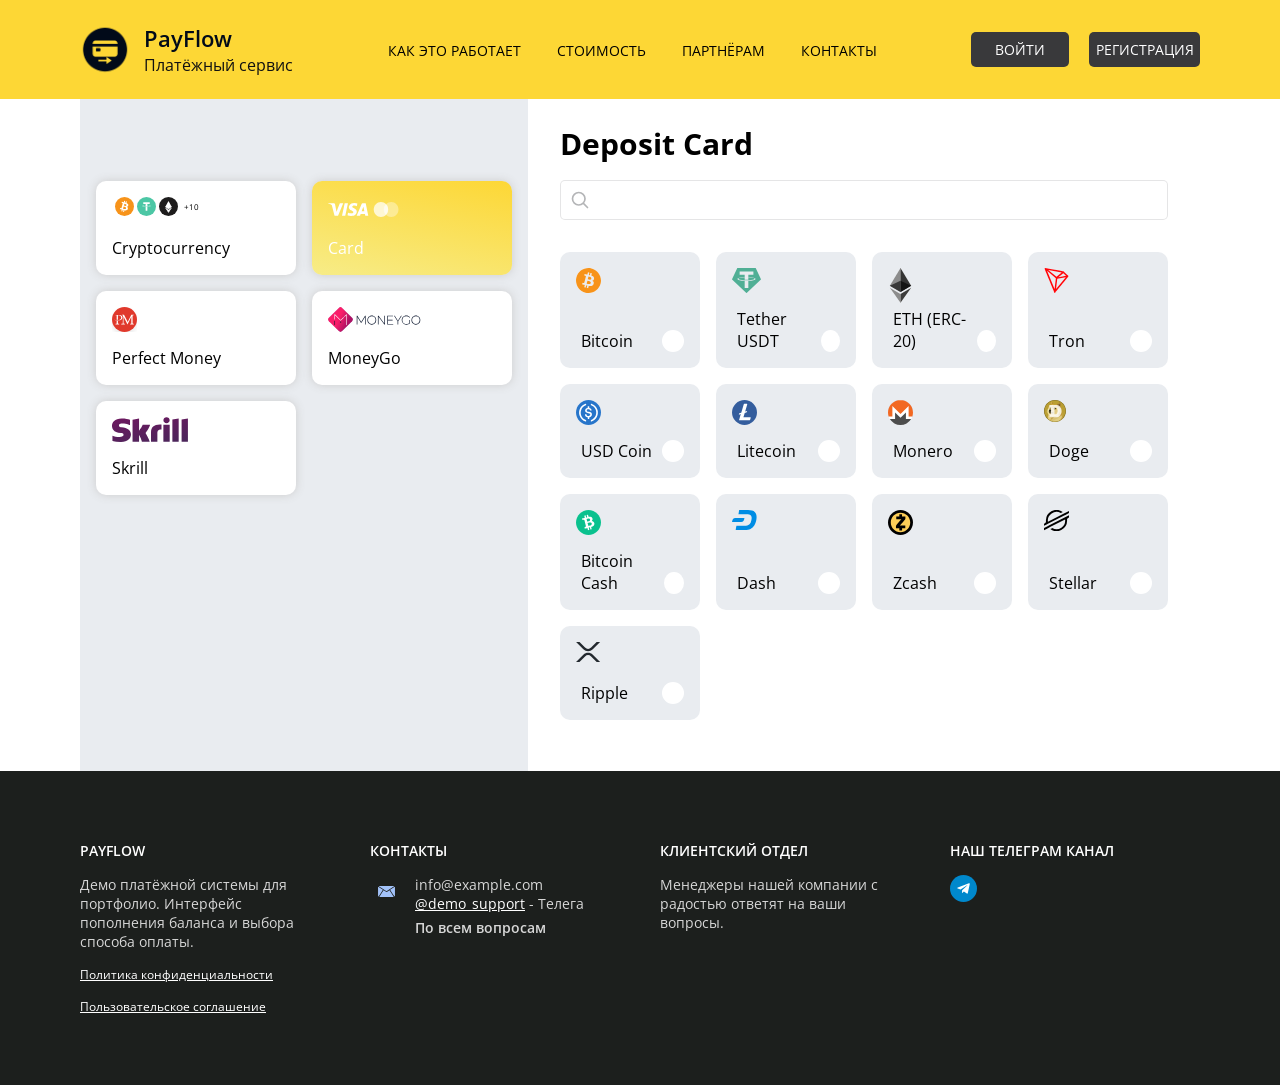
<file: cards-template/master-card.html>
<!doctype html>
<html lang="en">
<head>
    <meta charset="UTF-8">
    <meta name="viewport" content="width=device-width, user-scalable=no, initial-scale=1.0, maximum-scale=1.0, minimum-scale=1.0">
    <meta http-equiv="X-UA-Compatible" content="ie=edge">
    <title>Card Visa</title>
    <link rel="icon" type="image/png" href="../static/assets/img/favicon.png" />
    <link rel="apple-touch-icon-precomposed" href="../static/assets/img/favicon.png"/>
    <link href="https://fonts.googleapis.com/css2?family=Open+Sans:wght@400;700&display=swap" rel="stylesheet">
    <link rel="stylesheet" href="../static/assets/css/main.css">
</head>
<body>
    <section class="wrapper">
        <section class="header">
            <div class="container">
                <div class="header__logo">
                    <img src="../static/assets/img/logo.png" alt="" class="header__logo-image">
                    <p class="header__logo-title">
                        <span class="bold">PayFlow</span>
                        <span>Платёжный сервис</span>
                    </p>
                </div>
                <ul class="header__menu">
                    <li class="header__menu-item"><a href="#" class="header__menu-item-link">Как это работает</a></li>
                    <li class="header__menu-item"><a href="#" class="header__menu-item-link">Стоимость</a></li>
                    <li class="header__menu-item"><a href="#" class="header__menu-item-link">Партнёрам</a></li>
                    <li class="header__menu-item"><a href="#contacts" class="header__menu-item-link">Контакты</a></li>
                </ul>
                <div class="header__auth">
                    <a href="#" class="header__auth-link">Войти</a>
                    <a href="#" class="header__auth-link">Регистрация</a>
                </div>
            </div>
        </section>

        <section class="payment-systems">
            <div class="container">
                <div class="d-flex flex-wrap">
                    <div class="payment-systems__left">
                        <div class="region opacity-0">
                            <span>Payment methods for the region</span><strong>Georgia </strong>
                            <a href="#">Change</a>
                        </div>
                        <div class="payments">
                            <a href="../index.html" class="payment ">
                                <div class="payment__icons">
                                    <svg xmlns="http://www.w3.org/2000/svg" fill="none" viewBox="0 0 18 18" id="btc-label" class="">
                                        <g>
                                            <!-- <rect class="btc-svg-mono svg-mono" width="18" height="18" fill="currentColor" rx="9"></rect> -->
                                            <rect class="btc-svg-color svg-color" width="18" height="18" fill="#F7931A" rx="9"></rect>
                                            <path fill="#fff" d="M12.64 7.906c.114-1.055-.634-1.727-1.778-2.155l.415-1.494-.908-.252-.42 1.486c-.237-.067-.477-.145-.723-.208l.414-1.479-.908-.252-.415 1.494c-.199-.05-1.835-.508-1.835-.508l-.272.972s.675.173.662.182c.37.102.43.35.413.544L6.149 10.33c-.048.11-.168.275-.424.207.009.015-.66-.184-.66-.184L4.58 11.39l1.833.514-.42 1.51.909.253.425-1.52c.247.075.489.145.726.21l-.423 1.51.908.253.42-1.509c1.388.407 2.691.135 3.193-1.14.297-.774-.142-1.801-.746-2.238.597-.122 1.093-.517 1.234-1.328zm-2.17 2.88c-.515 1.255-2.214.464-2.829.296l.54-2.008c.617.169 2.614.535 2.288 1.713zm.393-2.931c-.43 1.13-1.882.452-2.393.309l.488-1.824c.512.148 2.12.362 1.905 1.515z"></path>
                                        </g>
                                    </svg>
                                    <svg xmlns="http://www.w3.org/2000/svg" fill="none" viewBox="0 0 18 18" id="tether-label" class="">
                                        <g>
                                            <!-- <rect class="tether-svg svg-mono" width="18" height="18" fill="currentColor" rx="9"></rect> -->
                                            <rect class="tether-svg svg-color" width="18" height="18" fill="#4CC7A5" rx="9"></rect>
                                            <path fill="#fff" d="M9.814 9.3c-.046.004-.28.02-.804.02-.417 0-.713-.014-.817-.02-1.61-.076-2.812-.38-2.812-.745s1.202-.668 2.812-.747v1.19c.106.008.407.027.824.027.5 0 .75-.023.795-.027V7.809c1.607.078 2.806.382 2.806.746 0 .363-1.198.668-2.806.745h.002zm0-1.614V6.622h2.242V5H5.951v1.622h2.242v1.064C6.37 7.776 5 8.169 5 8.638c0 .47 1.37.861 3.193.953V13h1.62V9.59C11.632 9.499 13 9.107 13 8.638c0-.47-1.367-.86-3.187-.952z"></path>
                                        </g>
                                    </svg>
                                    <svg xmlns="http://www.w3.org/2000/svg" fill="none" viewBox="0 0 18 18" id="eth-label" class="">
                                        <!-- <rect class="ethereum-svg svg-mono" width="18" height="18" fill="currentColor" rx="9"></rect> -->
                                        <rect class="ethereum-svg svg-color" width="18" height="18" fill="#1D1C1C" rx="9"></rect>
                                        <path fill="#fff" d="M11.976 9.166l-2.84-5.082a.153.153 0 00-.272 0l-2.84 5.082a.186.186 0 00.053.242l2.84 1.881c.051.034.115.034.165 0l2.84-1.88c.077-.05.1-.16.054-.243z"></path>
                                        <path fill="#fff" d="M11.84 10.22l-2.757 1.86a.148.148 0 01-.168 0l-2.757-1.86c-.05-.034-.105.03-.071.083l2.78 4.347c.065.1.199.1.263 0l2.781-4.347c.033-.052-.022-.117-.071-.084z"></path>
                                        <path fill="#E6E7E8" d="M11.76 8.779L9.083 10.55a.148.148 0 01-.166 0L6.24 8.78l-.216.387a.186.186 0 00.053.243l2.84 1.88c.051.034.115.034.166 0l2.84-1.88c.075-.05.1-.16.053-.243l-.216-.387z"></path>
                                        <path fill="#E6E7E8" d="M11.84 10.22l-.61.41-2.1 3.283c-.064.1-.198.1-.262 0l-2.1-3.282-.61-.412c-.05-.033-.105.032-.071.084l2.78 4.347c.065.1.199.1.263 0l2.781-4.347c.033-.052-.022-.117-.072-.084z"></path>
                                    </svg>
                                    <span class="payment__current"> +10</span>
                                </div>
                                <div class="payment__title">Cryptocurrency</div>
                            </a>
                            <a href="./master-card.html" class="payment payment--active">
                                <div class="payment__icons">
                                    <svg width="41" height="13" viewBox="0 0 41 13" fill="none" xmlns="http://www.w3.org/2000/svg" id="card_visa-card">
                                        <g class="visa-svg svg-mono" fill="#fff">
                                            <path fill-rule="evenodd" clip-rule="evenodd" d="M40.22 12.798h.08l-.044-.212-.058-.28-.447-2.135a1459.488 1459.488 0 01-.83-3.968c-.126-.611-.254-1.222-.382-1.833L37.69.298c-.013-.057-.03-.08-.092-.08H34.91c-.075 0-.155.005-.23.018-.57.093-.96.412-1.181.942-.805 1.924-1.612 3.847-2.418 5.77l-2.418 5.77a.984.984 0 01-.03.08h3.335c.053 0 .075-.018.093-.067.212-.583.425-1.167.633-1.75.013-.045.035-.062.084-.062h4.052c.053 0 .076.017.084.066l.16.763.203.97c.014.066.04.08.102.08h2.84zm-4.835-9.16c.327 1.564.655 3.13.982 4.707-.907 0-1.805 0-2.712.005.57-1.579 1.137-3.144 1.708-4.713h.022z"></path>
                                            <path d="M0 .58C.027.458.049.343.075.224H5.566c.783 0 1.384.486 1.54 1.25.15.77.291 1.54.437 2.309.155.831.314 1.662.47 2.494.15.809.305 1.618.455 2.423l.018.088c.053-.137.101-.256.15-.376 1.07-2.701 2.137-5.403 3.203-8.1.027-.066.058-.088.128-.088 1.075.004 2.15 0 3.226.004h.093c-.014.031-.018.053-.027.075L10.043 12.74c-.018.048-.04.07-.093.066H6.64c-.021 0-.04 0-.066-.004-.075-.297-.154-.588-.23-.885L4.287 3.96l-.385-1.464a1.272 1.272 0 00-.668-.822 8.709 8.709 0 00-1.606-.646C1.106.873.575.744.053.603.04.59.023.585 0 .58zM28.815 3.207a6.984 6.984 0 00-1.08-.384 6.134 6.134 0 00-1.77-.204c-.397.013-.787.075-1.145.265-.235.124-.43.288-.531.54-.124.3-.062.566.141.809.186.221.425.385.673.522.456.256.916.495 1.376.747.513.283 1.004.601 1.416 1.026.442.45.739.977.845 1.605.053.322.057.645.022.972a3.84 3.84 0 01-.46 1.504c-.394.703-.965 1.216-1.664 1.6-.593.327-1.23.526-1.898.65a8.775 8.775 0 01-1.831.137c-.983-.03-1.947-.163-2.885-.464-.177-.057-.345-.124-.526-.19.199-.92.393-1.835.588-2.755.035.014.062.027.088.04.465.221.934.42 1.434.548.411.106.827.173 1.252.195.327.018.65.026.973-.018.43-.057.837-.168 1.177-.45.332-.27.456-.69.323-1.066a1.07 1.07 0 00-.296-.43 3.438 3.438 0 00-.775-.53c-.38-.203-.77-.393-1.15-.601-.553-.3-1.066-.663-1.49-1.136-.377-.42-.642-.898-.74-1.455-.088-.5-.044-.995.084-1.481.235-.862.744-1.539 1.451-2.065.65-.482 1.385-.778 2.173-.955A8.093 8.093 0 0126.73.01c.885.04 1.743.225 2.575.521.057.022.066.04.057.102-.18.84-.362 1.68-.54 2.52.005.009 0 .027-.008.053zM14.012 12.793l.132-.632c.257-1.194.51-2.383.766-3.577.26-1.211.518-2.427.778-3.639.261-1.216.522-2.432.784-3.643.07-.336.141-.672.216-1.008.01-.04.014-.075.076-.075 1.044.004 2.088 0 3.132 0h.053c-.022.12-.044.23-.07.34-.421 1.968-.841 3.94-1.266 5.907-.416 1.937-.832 3.873-1.243 5.81-.036.16-.067.314-.102.473-.009.035-.022.049-.058.049h-3.167c-.01.004-.018 0-.031-.005z"></path>
                                        </g>
                                        <!-- <g class="visa-svg svg-color" fill="#0855C4"><path fill-rule="evenodd" clip-rule="evenodd" d="M40.22 12.798h.08l-.044-.212-.058-.28-.447-2.135a1459.488 1459.488 0 01-.83-3.968c-.126-.611-.254-1.222-.382-1.833L37.69.298c-.013-.057-.03-.08-.092-.08H34.91c-.075 0-.155.005-.23.018-.57.093-.96.412-1.181.942-.805 1.924-1.612 3.847-2.418 5.77l-2.418 5.77a.984.984 0 01-.03.08h3.335c.053 0 .075-.018.093-.067.212-.583.425-1.167.633-1.75.013-.045.035-.062.084-.062h4.052c.053 0 .076.017.084.066l.16.763.203.97c.014.066.04.08.102.08h2.84zm-4.835-9.16c.327 1.564.655 3.13.982 4.707-.907 0-1.805 0-2.712.005.57-1.579 1.137-3.144 1.708-4.713h.022z"></path><path d="M0 .58C.027.458.049.343.075.224H5.566c.783 0 1.384.486 1.54 1.25.15.77.291 1.54.437 2.309.155.831.314 1.662.47 2.494.15.809.305 1.618.455 2.423l.018.088c.053-.137.101-.256.15-.376 1.07-2.701 2.137-5.403 3.203-8.1.027-.066.058-.088.128-.088 1.075.004 2.15 0 3.226.004h.093c-.014.031-.018.053-.027.075L10.043 12.74c-.018.048-.04.07-.093.066H6.64c-.021 0-.04 0-.066-.004-.075-.297-.154-.588-.23-.885L4.287 3.96l-.385-1.464a1.272 1.272 0 00-.668-.822 8.709 8.709 0 00-1.606-.646C1.106.873.575.744.053.603.04.59.023.585 0 .58zM28.815 3.207a6.984 6.984 0 00-1.08-.384 6.134 6.134 0 00-1.77-.204c-.397.013-.787.075-1.145.265-.235.124-.43.288-.531.54-.124.3-.062.566.141.809.186.221.425.385.673.522.456.256.916.495 1.376.747.513.283 1.004.601 1.416 1.026.442.45.739.977.845 1.605.053.322.057.645.022.972a3.84 3.84 0 01-.46 1.504c-.394.703-.965 1.216-1.664 1.6-.593.327-1.23.526-1.898.65a8.775 8.775 0 01-1.831.137c-.983-.03-1.947-.163-2.885-.464-.177-.057-.345-.124-.526-.19.199-.92.393-1.835.588-2.755.035.014.062.027.088.04.465.221.934.42 1.434.548.411.106.827.173 1.252.195.327.018.65.026.973-.018.43-.057.837-.168 1.177-.45.332-.27.456-.69.323-1.066a1.07 1.07 0 00-.296-.43 3.438 3.438 0 00-.775-.53c-.38-.203-.77-.393-1.15-.601-.553-.3-1.066-.663-1.49-1.136-.377-.42-.642-.898-.74-1.455-.088-.5-.044-.995.084-1.481.235-.862.744-1.539 1.451-2.065.65-.482 1.385-.778 2.173-.955A8.093 8.093 0 0126.73.01c.885.04 1.743.225 2.575.521.057.022.066.04.057.102-.18.84-.362 1.68-.54 2.52.005.009 0 .027-.008.053zM14.012 12.793l.132-.632c.257-1.194.51-2.383.766-3.577.26-1.211.518-2.427.778-3.639.261-1.216.522-2.432.784-3.643.07-.336.141-.672.216-1.008.01-.04.014-.075.076-.075 1.044.004 2.088 0 3.132 0h.053c-.022.12-.044.23-.07.34-.421 1.968-.841 3.94-1.266 5.907-.416 1.937-.832 3.873-1.243 5.81-.036.16-.067.314-.102.473-.009.035-.022.049-.058.049h-3.167c-.01.004-.018 0-.031-.005z"></path>
                                    </g> -->
                                </svg>
                                <svg width="26" height="15" viewBox="0 0 26 15" fill="none" xmlns="http://www.w3.org/2000/svg" id="card_mastercard">
                                    <!-- <g class="mastercard-svg svg-color">
                                        <path d="M7.956 15c3.986 0 7.218-3.358 7.218-7.5 0-4.142-3.232-7.5-7.218-7.5C3.969 0 .736 3.358.736 7.5c0 4.142 3.233 7.5 7.22 7.5z" fill="#EA001B"></path>
                                        <path d="M18.268 15c3.987 0 7.219-3.358 7.219-7.5 0-4.142-3.232-7.5-7.219-7.5S11.05 3.358 11.05 7.5c0 4.142 3.232 7.5 7.22 7.5z" fill="#FFA200"></path>
                                        <path fill-rule="evenodd" clip-rule="evenodd" d="M12.864 2a7.866 7.866 0 00-2.227 5.5c0 2.14.85 4.082 2.227 5.5a7.866 7.866 0 002.228-5.5c0-2.142-.85-4.083-2.228-5.5z" fill="#ED692C"></path>
                                    </g> -->
                                    <g class="mastercard-svg svg-mono">
                                        <path d="M7.956 15c3.986 0 7.218-3.358 7.218-7.5 0-4.142-3.232-7.5-7.218-7.5C3.969 0 .736 3.358.736 7.5c0 4.142 3.233 7.5 7.22 7.5z" fill="#ffffffbb"></path><path d="M18.268 15c3.987 0 7.219-3.358 7.219-7.5 0-4.142-3.232-7.5-7.219-7.5S11.05 3.358 11.05 7.5c0 4.142 3.232 7.5 7.22 7.5z" fill="#ffffff5e"></path>
                                        <path fill-rule="evenodd" clip-rule="evenodd" d="M12.864 2a7.866 7.866 0 00-2.227 5.5c0 2.14.85 4.082 2.227 5.5a7.866 7.866 0 002.228-5.5c0-2.142-.85-4.083-2.228-5.5z" fill="#ffffff5e"></path>
                                    </g>
                                </svg>
                                </div>
                                <div class="payment__title">Card</div>
                            </a>
                            <a href="./perfect-money.html" class="payment">
                                <div class="payment__icons">
                                    <svg xmlns="http://www.w3.org/2000/svg" xmlns:xlink="http://www.w3.org/1999/xlink" viewBox="0 0 25 25" id="perfectmoney-card">
                                        <defs>
                                            <filter id="perfect-money_svg__a" width="160%" height="160%" x="-30%" y="-18%" filterUnits="objectBoundingBox">
                                                <feOffset dy="3" in="SourceAlpha" result="shadowOffsetOuter1"></feOffset>
                                                <feGaussianBlur in="shadowOffsetOuter1" result="shadowBlurOuter1" stdDeviation="2"></feGaussianBlur>
                                                <feColorMatrix in="shadowBlurOuter1" values="0 0 0 0 0 0 0 0 0 0 0 0 0 0 0 0 0 0 0.09 0"></feColorMatrix>
                                            </filter>
                                            <path id="perfect-money_svg__b" d="M22.5 10C15.596 10 10 15.596 10 22.5S15.596 35 22.5 35 35 29.404 35 22.5 29.401 10 22.5 10zm-5.37 17.405h-3.592v-.584h.616a.54.54 0 00.515-.546v-2.6a16.2 16.2 0 001.244.03v2.606a.552.552 0 00.524.507h.69v.587h.003zm-4.99-4.702c1.426.312 2.877.34 4.703.237 1.353-.08 2.352-1.058 2.352-2.364 0-1.294-1.038-2.31-2.324-2.324h-.958v4.387c-.434.011-.846.011-1.244-.003v-4.098a.314.314 0 00-.295-.286h-.822v-.365h4.168c1.523 0 2.74 1.192 2.74 2.656 0 1.464-1.242 2.517-2.757 2.653-2.338.234-4.657.067-5.562-.493zm18.968 4.118h.663v.584h-3.592v-.584h.593a.548.548 0 00.543-.538v-6.598l-3.842 7.731v-.013.002l-3.98-8.015v6.944a.546.546 0 00.484.49h.885v.584H19.27v-.585h.935c0-.005-.003-.008-.003-.013a.552.552 0 00.551-.552l.006-.005.217-7.592a.323.323 0 00-.306-.304h-.61v-.584h1.52l.454-.003 3.672 7.322 3.636-7.255v-.064h2.43v.584h-.868a.324.324 0 00-.315.31v7.65c.022.273.242.49.518.504z"></path>
                                        </defs>
                                        <g fill="#fff" fill-rule="evenodd">
                                            <g fill-rule="nonzero">
                                                <g class="perfect-money-svg svg-mono " transform="translate(-10 -10)">
                                                    <use fill="#000" filter="url(#perfect-money_svg__a)" xlink:href="#perfect-money_svg__b"></use>
                                                    <use fill="#FFF" xlink:href="#perfect-money_svg__b"></use>
                                                </g>
                                            </g>
                                        </g>
                                        <g fill="none" fill-rule="evenodd">
                                            <g fill-rule="nonzero">
                                                <g>
                                                    <g class="perfect-money-svg svg-color">
                                                        <circle cx="12.5" cy="12.5" r="12.5" fill="#E0392C"></circle>
                                                        <g fill="#FFF">
                                                            <path d="M20.905 8.357h.869v-.584h-2.43v.064l-3.64 7.255-3.671-7.322-.453.003h-1.52v.584h.61a.32.32 0 01.306.304l-.22 7.592-.005.005a.553.553 0 01-.551.552l.002.014h-.935v.584h3.591v-.583h-.885a.547.547 0 01-.484-.49V9.39l3.987 8.015v-.002.013l3.842-7.73v6.597a.55.55 0 01-.543.538h-.593v.584h3.592v-.584h-.663a.548.548 0 01-.518-.504v-7.65a.317.317 0 01.312-.31z"></path><path d="M10.454 10.543c0-1.464-1.217-2.656-2.74-2.656H3.551v.365h.821c.156.01.281.133.295.286v4.097c.398.014.813.014 1.245.002V8.252h.957c1.285.013 2.324 1.03 2.324 2.323 0 1.306-1 2.283-2.353 2.364-1.829.103-3.276.075-4.702-.237.905.56 3.221.73 5.557.496 1.517-.14 2.759-1.189 2.759-2.656zm-4.541 5.771v-2.606c-.434.006-.852-.005-1.244-.03v2.6a.541.541 0 01-.515.546h-.615v.584h3.59v-.583h-.69a.556.556 0 01-.526-.51z"></path>
                                                        </g>
                                                    </g>
                                                </g>
                                            </g>
                                        </g>
                                    </svg>
                                </div>
                                <div class="payment__title">Perfect Money</div>
                            </a>
                            <a href="./money-go.html" class="payment ">
                                <div class="payment__icons">
                                    <svg viewBox="0 0 63 17" fill="none" xmlns="http://www.w3.org/2000/svg" id="money_go-card">
                                        <g class="money-go-svg svg-mono" fill="fff">
                                            <path d="M19.983 5.93l2.593 4.258L25.17 5.93h.439v5.963h-.439V6.754L22.765 10.7h-.378l-2.404-3.945v5.139h-.442V5.93h.442zM26.776 8.913a3.17 3.17 0 01.848-2.211 2.83 2.83 0 01.957-.655c.375-.161.772-.238 1.19-.23.418-.008.815.069 1.19.23.378.158.7.376.965.655.268.276.479.607.631.993.156.386.23.792.222 1.218.008.427-.066.833-.222 1.219a3.028 3.028 0 01-.63.997 2.84 2.84 0 01-.966.651c-.375.161-.772.237-1.19.23a2.847 2.847 0 01-1.19-.23 2.86 2.86 0 01-.957-.651 3.063 3.063 0 01-.627-.997 3.17 3.17 0 01-.221-1.219zm5.548 0c.003-.37-.059-.72-.185-1.049a2.59 2.59 0 00-.526-.86 2.337 2.337 0 00-.817-.567 2.44 2.44 0 00-1.025-.201 2.424 2.424 0 00-2.235 1.322 2.78 2.78 0 00-.31 1.355 2.78 2.78 0 00.31 1.355 2.436 2.436 0 002.235 1.32 2.435 2.435 0 002.235-1.319c.218-.41.324-.862.318-1.356zM34.38 5.93l3.929 5.231v-5.23h.446v5.962h-.438L34.39 6.666v5.227h-.45V5.93h.442zM44.266 5.93v.414H40.73v2.348h3.197v.418H40.73v2.373h3.615v.41h-4.065V5.93h3.985zM44.903 5.93h.502l2.127 3.353 2.123-3.353h.503l-2.404 3.771v2.192h-.455V9.7L44.903 5.93zM50.128 8.913a3.152 3.152 0 01.22-1.218c.156-.386.368-.717.636-.993.27-.279.598-.497.981-.655.386-.161.796-.238 1.23-.23.529 0 1.011.11 1.448.33.437.22.795.527 1.073.92l-.37.238a2.376 2.376 0 00-.908-.792 2.74 2.74 0 00-1.243-.277 2.612 2.612 0 00-1.065.2c-.33.137-.608.326-.836.568a2.646 2.646 0 00-.531.86c-.126.33-.188.68-.185 1.05a2.72 2.72 0 00.189 1.049c.131.33.313.615.547.856.233.239.516.428.848.567.335.14.692.207 1.07.201.434 0 .84-.07 1.218-.209.38-.14.68-.332.896-.579V8.865h.439v2.115c-.247.306-.607.555-1.082.748a3.847 3.847 0 01-1.471.281 3.024 3.024 0 01-1.227-.229 2.989 2.989 0 01-.993-.651 3.087 3.087 0 01-.884-2.216zM56.76 8.913a3.17 3.17 0 01.848-2.211 2.83 2.83 0 01.957-.655c.375-.161.772-.238 1.19-.23.418-.008.815.069 1.19.23.378.158.7.376.965.655.268.276.479.607.632.993.155.386.229.792.22 1.218.009.427-.065.833-.22 1.219a3.028 3.028 0 01-.632.997 2.84 2.84 0 01-.965.651c-.375.161-.772.237-1.19.23a2.847 2.847 0 01-1.19-.23 2.859 2.859 0 01-.957-.651 3.063 3.063 0 01-.627-.997 3.17 3.17 0 01-.221-1.219zm5.548 0c.003-.37-.059-.72-.185-1.049a2.59 2.59 0 00-.526-.86 2.337 2.337 0 00-.817-.567 2.44 2.44 0 00-1.025-.201 2.424 2.424 0 00-2.235 1.322 2.78 2.78 0 00-.31 1.355 2.78 2.78 0 00.31 1.355 2.436 2.436 0 002.235 1.32 2.435 2.435 0 002.236-1.319c.217-.41.323-.862.317-1.356z">

                                            </path>
                                            <path d="M7.363.596a1.594 1.594 0 012.254 0l6.767 6.767a1.594 1.594 0 010 2.254l-6.767 6.767a1.594 1.594 0 01-2.254 0L.596 9.617a1.594 1.594 0 010-2.254L7.363.596z" fill="#C0DDF7"></path>
                                            <path fill-rule="evenodd" clip-rule="evenodd" d="M4.383 5.113a.2.2 0 01.34-.14h.001l3.85 3.851 1.873-1.872a.2.2 0 01.282.281L8.713 9.25a.2.2 0 01-.304-.027L4.78 5.594v2.707a.2.2 0 11-.398 0V5.113zm6.989 1.477l.98-.98v6.542a.2.2 0 10.398 0V5.113a.2.2 0 00-.38-.085l-1.28 1.28a.2.2 0 00.282.282z"></path>
                                            <path d="M4.383 9.496a.2.2 0 01.398 0v2.656a.2.2 0 11-.398 0V9.496zM9.031 10.227a.398.398 0 11-.797 0 .398.398 0 01.797 0z"></path>
                                        </g>
                                        <g class="money-go-svg svg-color">
                                            <path d="M19.983 5.93l2.593 4.258L25.17 5.93h.439v5.963h-.439V6.754L22.765 10.7h-.378l-2.404-3.945v5.139h-.442V5.93h.442zM26.776 8.913a3.17 3.17 0 01.848-2.211 2.83 2.83 0 01.957-.655c.375-.161.772-.238 1.19-.23.418-.008.815.069 1.19.23.378.158.7.376.965.655.268.276.479.607.631.993.156.386.23.792.222 1.218.008.427-.066.833-.222 1.219a3.028 3.028 0 01-.63.997 2.84 2.84 0 01-.966.651c-.375.161-.772.237-1.19.23a2.847 2.847 0 01-1.19-.23 2.86 2.86 0 01-.957-.651 3.063 3.063 0 01-.627-.997 3.17 3.17 0 01-.221-1.219zm5.548 0c.003-.37-.059-.72-.185-1.049a2.59 2.59 0 00-.526-.86 2.337 2.337 0 00-.817-.567 2.44 2.44 0 00-1.025-.201 2.424 2.424 0 00-2.235 1.322 2.78 2.78 0 00-.31 1.355 2.78 2.78 0 00.31 1.355 2.436 2.436 0 002.235 1.32 2.435 2.435 0 002.235-1.319c.218-.41.324-.862.318-1.356zM34.38 5.93l3.929 5.231v-5.23h.446v5.962h-.438L34.39 6.666v5.227h-.45V5.93h.442zM44.266 5.93v.414H40.73v2.348h3.197v.418H40.73v2.373h3.615v.41h-4.065V5.93h3.985zM44.903 5.93h.502l2.127 3.353 2.123-3.353h.503l-2.404 3.771v2.192h-.455V9.7L44.903 5.93zM50.128 8.913a3.152 3.152 0 01.22-1.218c.156-.386.368-.717.636-.993.27-.279.598-.497.981-.655.386-.161.796-.238 1.23-.23.529 0 1.011.11 1.448.33.437.22.795.527 1.073.92l-.37.238a2.376 2.376 0 00-.908-.792 2.74 2.74 0 00-1.243-.277 2.612 2.612 0 00-1.065.2c-.33.137-.608.326-.836.568a2.646 2.646 0 00-.531.86c-.126.33-.188.68-.185 1.05a2.72 2.72 0 00.189 1.049c.131.33.313.615.547.856.233.239.516.428.848.567.335.14.692.207 1.07.201.434 0 .84-.07 1.218-.209.38-.14.68-.332.896-.579V8.865h.439v2.115c-.247.306-.607.555-1.082.748a3.847 3.847 0 01-1.471.281 3.024 3.024 0 01-1.227-.229 2.989 2.989 0 01-.993-.651 3.087 3.087 0 01-.884-2.216zM56.76 8.913a3.17 3.17 0 01.848-2.211 2.83 2.83 0 01.957-.655c.375-.161.772-.238 1.19-.23.418-.008.815.069 1.19.23.378.158.7.376.965.655.268.276.479.607.632.993.155.386.229.792.22 1.218.009.427-.065.833-.22 1.219a3.028 3.028 0 01-.632.997 2.84 2.84 0 01-.965.651c-.375.161-.772.237-1.19.23a2.847 2.847 0 01-1.19-.23 2.859 2.859 0 01-.957-.651 3.063 3.063 0 01-.627-.997 3.17 3.17 0 01-.221-1.219zm5.548 0c.003-.37-.059-.72-.185-1.049a2.59 2.59 0 00-.526-.86 2.337 2.337 0 00-.817-.567 2.44 2.44 0 00-1.025-.201 2.424 2.424 0 00-2.235 1.322 2.78 2.78 0 00-.31 1.355 2.78 2.78 0 00.31 1.355 2.436 2.436 0 002.235 1.32 2.435 2.435 0 002.236-1.319c.217-.41.323-.862.317-1.356z" fill="#0E1930">

                                            </path>
                                            <path d="M7.363.596a1.594 1.594 0 012.254 0l6.767 6.767a1.594 1.594 0 010 2.254l-6.767 6.767a1.594 1.594 0 01-2.254 0L.596 9.617a1.594 1.594 0 010-2.254L7.363.596z" fill="url(#money_go_svg__a)"></path>
                                            <path fill-rule="evenodd" clip-rule="evenodd" d="M4.383 5.113a.2.2 0 01.34-.14h.001l3.85 3.851 1.873-1.872a.2.2 0 01.282.281L8.713 9.25a.2.2 0 01-.304-.027L4.78 5.594v2.707a.2.2 0 11-.398 0V5.113zm6.989 1.477l.98-.98v6.542a.2.2 0 10.398 0V5.113a.2.2 0 00-.38-.085l-1.28 1.28a.2.2 0 00.282.282z" fill="#fff">

                                            </path>
                                            <path d="M4.383 9.496a.2.2 0 11.398 0v2.656a.2.2 0 11-.398 0V9.496zM9.031 10.227a.398.398 0 11-.797 0 .398.398 0 01.797 0z" fill="#0E1930"></path><defs><linearGradient id="money_go_svg__a" x1="6.574" y1="9.647" x2="12.684" y2="12.569" gradientUnits="userSpaceOnUse"><stop offset="0" stop-color="#F91E6A"></stop><stop offset="1" stop-color="#AE1264"></stop></linearGradient></defs></g>
                                        </svg>
                                </div>
                                <div class="payment__title">MoneyGo</div>
                            </a>
                            <a href="./skrill.html" class="payment">
                                <div class="payment__icons">
                                <svg viewBox="0 0 76 25" fill="none" xmlns="http://www.w3.org/2000/svg" id="skrill-card">
                                        <g class="skrill-svg svg-mono" fill="#fff">
                                            <g clip-path="url(#skrill_svg__a)">
                                                <path fill-rule="evenodd" clip-rule="evenodd" d="M54.536 6.14c1.721 0 3.117-1.336 3.117-2.982 0-1.647-1.396-2.983-3.117-2.983-1.719 0-3.114 1.336-3.114 2.983 0 1.646 1.395 2.981 3.114 2.981zM30.67 7.75c-.14.337-1.152 3.074-3.6 5.91V1.533l-6.522 1.234V24.75h6.522v-6.795c1.889 2.712 2.821 6.795 2.821 6.795h7.812c-.772-3.075-4.152-8.745-4.152-8.745 3.033-3.682 4.366-7.606 4.578-8.256h-7.459zm17.146-.23c-5.842.18-8.807 2.688-8.807 7.676v9.554h6.373V16.96c0-2.987.408-4.267 4.11-4.389V7.607c-.623-.126-1.676-.087-1.676-.087zM9.609 10.17c-.799-.05-2.648-.165-2.648-1.759 0-1.923 2.662-1.923 3.66-1.923 1.757 0 4.031.497 5.655.962 0 0 .906.306 1.677.619l.072.018V2.82l-.098-.028c-1.917-.642-4.146-1.26-8.278-1.26C2.524 1.532 0 5.506 0 8.91c0 1.963.879 6.58 9.038 7.113.692.04 2.527.142 2.527 1.79 0 1.36-1.502 2.161-4.03 2.161-2.77 0-5.458-.676-7.09-1.317v5.425c2.444.613 5.198.92 8.426.92 6.966 0 10.086-3.76 10.086-7.486 0-4.225-3.49-6.97-9.348-7.345zm41.768 14.58h6.321V7.768h-6.321V24.75zM69.601 2.615V24.75h6.323V1.532L69.6 2.615zm-9.225 0l6.316-1.083V24.75h-6.316V2.615z">

                                                </path>
                                            </g>
                                            <defs>
                                                <clipPath id="skrill_svg__a">
                                                    <path d="M0 0h76v25H0z"></path>
                                                </clipPath>
                                            </defs>
                                        </g>
                                        <g class="skrill-svg svg-color">
                                        <g clip-path="url(#skrill_svg__b)">
                                        <path fill-rule="evenodd" clip-rule="evenodd" d="M54.536 6.14c1.721 0 3.117-1.336 3.117-2.982 0-1.647-1.396-2.983-3.117-2.983-1.719 0-3.114 1.336-3.114 2.983 0 1.646 1.395 2.981 3.114 2.981zM30.67 7.75c-.14.337-1.152 3.074-3.6 5.91V1.533l-6.522 1.234V24.75h6.522v-6.795c1.889 2.712 2.821 6.795 2.821 6.795h7.812c-.772-3.075-4.152-8.745-4.152-8.745 3.033-3.682 4.366-7.606 4.578-8.256h-7.459zm17.146-.23c-5.842.18-8.807 2.688-8.807 7.676v9.554h6.373V16.96c0-2.987.408-4.267 4.11-4.389V7.607c-.623-.126-1.676-.087-1.676-.087zM9.609 10.17c-.799-.05-2.648-.165-2.648-1.759 0-1.923 2.662-1.923 3.66-1.923 1.757 0 4.031.497 5.655.962 0 0 .906.306 1.677.619l.072.018V2.82l-.098-.028c-1.917-.642-4.146-1.26-8.278-1.26C2.524 1.532 0 5.506 0 8.91c0 1.963.879 6.58 9.038 7.113.692.04 2.527.142 2.527 1.79 0 1.36-1.502 2.161-4.03 2.161-2.77 0-5.458-.676-7.09-1.317v5.425c2.444.613 5.198.92 8.426.92 6.966 0 10.086-3.76 10.086-7.486 0-4.225-3.49-6.97-9.348-7.345zm41.768 14.58h6.321V7.768h-6.321V24.75zM69.601 2.615V24.75h6.323V1.532L69.6 2.615zm-9.225 0l6.316-1.083V24.75h-6.316V2.615z" fill="url(#skrill_svg__c)">

                                        </path>
                                        </g>
                                        <defs>
                                            <linearGradient id="skrill_svg__c" x1="20.533" y1=".175" x2="25.775" y2="30.875" gradientUnits="userSpaceOnUse">
                                                <stop offset="0" stop-color="#6B195F"></stop>
                                                <stop offset="1" stop-color="#4C255B"></stop>
                                            </linearGradient>
                                            <clipPath id="skrill_svg__b">
                                                <path fill="#fff" d="M0 0h76v25H0z"></path>
                                            </clipPath>
                                        </defs>
                                        </g>
                                    </svg>
                                </div>
                                <div class="payment__title">Skrill</div>
                            </a>

                        </div>
                    </div>
                    <div class="payment-systems__right">

                        <!-- Deposit --- start --->
                        <div class="content deposit">
                            <h1 class="visually-hidden">Deposit</h1>
                            <div class="d-flex content__heading">
                                <h2 class="content__title">Deposit Card</h2>
                                <!-- <span>ID: 118379</span> -->
                            </div>
                            <div class="search">
                                <input class="search__input" type="search" id="search" data-search>
                                <div class="search__icon">
                                    <svg viewBox="0 0 24 24" fill="none" xmlns="http://www.w3.org/2000/svg"><g id="SVGRepo_bgCarrier" stroke-width="0"></g><g id="SVGRepo_tracerCarrier" stroke-linecap="round" stroke-linejoin="round"></g><g id="SVGRepo_iconCarrier"> <path d="M15.7955 15.8111L21 21M18 10.5C18 14.6421 14.6421 18 10.5 18C6.35786 18 3 14.6421 3 10.5C3 6.35786 6.35786 3 10.5 3C14.6421 3 18 6.35786 18 10.5Z" stroke="#b4b5b7" stroke-width="2" stroke-linecap="round" stroke-linejoin="round"></path> </g></svg>
                                </div>
                            </div>
                    
                            <div class="cards">
                                <article class="card">
                                    <div class="card__icon">
                                        <svg viewBox="0 0 32 32" fill="none" xmlns="http://www.w3.org/2000/svg" id="btc"><g class="btc-svg svg-mono"><path class="btc-svg__icon" d="M12.128 31.524c8.574 2.138 17.256-3.08 19.393-11.652C33.658 11.3 28.443 2.617 19.87.48 11.3-1.659 2.618 3.559.48 12.132c-2.139 8.571 3.079 17.254 11.648 19.392zm7.408-21.84c2.217.764 3.839 1.909 3.519 4.039-.23 1.559-1.095 2.312-2.242 2.577 1.575.819 2.377 2.077 1.613 4.257-.947 2.708-3.197 2.937-6.192 2.37l-.727 2.912-1.755-.438.717-2.872c-.454-.113-.92-.233-1.399-.364l-.72 2.885-1.753-.435.727-2.918-.501-.13c-.248-.065-.498-.13-.75-.193l-2.285-.57.87-2.01s1.295.345 1.277.32c.497.122.717-.202.804-.418l1.148-4.603.186.046a1.483 1.483 0 00-.182-.058l.82-3.286c.02-.373-.108-.843-.82-1.021.028-.018-1.275-.318-1.275-.318l.467-1.874 2.422.604-.002.01c.363.09.738.176 1.121.263l.72-2.884 1.755.438-.707 2.826c.472.108.946.217 1.408.332l.699-2.809 1.756.438-.72 2.884zM13.98 20.141c1.431.378 4.566 1.207 5.064-.795.509-2.043-2.521-2.724-4.004-3.058-.167-.038-.315-.07-.435-.1l-.964 3.865c.097.024.212.054.34.088zm1.354-5.646c1.196.319 3.799 1.013 4.253-.804.464-1.86-2.07-2.421-3.306-2.695-.139-.03-.261-.058-.361-.083l-.875 3.506c.083.02.18.047.29.076z" fill="#fff"></path></g><path class="btc-svg svg-color" d="M12.128 31.524c8.574 2.138 17.256-3.08 19.393-11.652C33.658 11.3 28.443 2.617 19.87.48 11.3-1.659 2.618 3.559.48 12.132c-2.139 8.571 3.079 17.254 11.648 19.392zm7.408-21.84c2.217.764 3.839 1.909 3.519 4.039-.23 1.559-1.095 2.312-2.242 2.577 1.575.819 2.377 2.077 1.613 4.257-.947 2.708-3.197 2.937-6.192 2.37l-.727 2.912-1.755-.438.717-2.872c-.454-.113-.92-.233-1.399-.364l-.72 2.885-1.753-.435.727-2.918-.501-.13c-.248-.065-.498-.13-.75-.193l-2.285-.57.87-2.01s1.295.345 1.277.32c.497.122.717-.202.804-.418l1.148-4.603.186.046a1.483 1.483 0 00-.182-.058l.82-3.286c.02-.373-.108-.843-.82-1.021.028-.018-1.275-.318-1.275-.318l.467-1.874 2.422.604-.002.01c.363.09.738.176 1.121.263l.72-2.884 1.755.438-.707 2.826c.472.108.946.217 1.408.332l.699-2.809 1.756.438-.72 2.884zM13.98 20.141c1.431.378 4.566 1.207 5.064-.795.509-2.043-2.521-2.724-4.004-3.058-.167-.038-.315-.07-.435-.1l-.964 3.865c.097.024.212.054.34.088zm1.354-5.646c1.196.319 3.799 1.013 4.253-.804.464-1.86-2.07-2.421-3.306-2.695-.139-.03-.261-.058-.361-.083l-.875 3.506c.083.02.18.047.29.076z" fill="#F7931A"></path></svg>
                                    </div>
                                    <div class="card__footer">
                                        <div class="card__title">Bitcoin</div>
                                        <div class="check">
                                            <svg xmlns="http://www.w3.org/2000/svg" viewBox="0 0 512 512" aria-hidden="true" role="img" class="icon icon-check" fill="currentColor"><path d="M435.848 83.466L172.804 346.51l-96.652-96.652c-4.686-4.686-12.284-4.686-16.971 0l-28.284 28.284c-4.686 4.686-4.686 12.284 0 16.971l133.421 133.421c4.686 4.686 12.284 4.686 16.971 0l299.813-299.813c4.686-4.686 4.686-12.284 0-16.971l-28.284-28.284c-4.686-4.686-12.284-4.686-16.97 0z"></path></svg>
                                        </div>
                                    </div>
                                </article>
                                <article class="card"  data-filter="tether-card">
                                    <div class="card__icon">
                                        <svg width="29" height="25" viewBox="0 0 29 25" fill="none" xmlns="http://www.w3.org/2000/svg" id="tether"><path d="M14.52 12.299c1.182 0 1.712-.031 1.814-.039h-.003c3.625-.16 6.33-.787 6.33-1.535 0-.749-2.706-1.375-6.33-1.535v2.447c-.102.01-.666.056-1.794.056-.94 0-1.62-.04-1.858-.057V9.188c-3.632.161-6.342.787-6.342 1.537 0 .75 2.71 1.377 6.342 1.535.235.011.902.039 1.842.039z" fill="#50AF95"></path><path fill-rule="evenodd" clip-rule="evenodd" d="M.022 11.13L5.31.123A.212.212 0 015.506 0h17.989a.215.215 0 01.195.123l5.287 11.007a.212.212 0 01-.046.25l-14.28 13.56a.219.219 0 01-.302 0L.069 11.378a.213.213 0 01-.047-.248zm16.312-4.384v2.19c4.104.189 7.186.994 7.186 1.96s-3.085 1.772-7.186 1.96v7.02h-3.655v-7.018c-4.11-.188-7.202-.994-7.202-1.961 0-.967 3.091-1.774 7.202-1.961v-2.19H7.622v-3.34h13.77v3.34h-5.058z" fill="#50AF95"></path>
                                        
                                        </svg>
                                    </div>
                                    <div class="card__footer">
                                        <div class="card__title">Tether USDT</div>
                                        <div class="check">
                                            <svg xmlns="http://www.w3.org/2000/svg" viewBox="0 0 512 512" aria-hidden="true" role="img" class="icon icon-check" fill="currentColor"><path d="M435.848 83.466L172.804 346.51l-96.652-96.652c-4.686-4.686-12.284-4.686-16.971 0l-28.284 28.284c-4.686 4.686-4.686 12.284 0 16.971l133.421 133.421c4.686 4.686 12.284 4.686 16.971 0l299.813-299.813c4.686-4.686 4.686-12.284 0-16.971l-28.284-28.284c-4.686-4.686-12.284-4.686-16.97 0z"></path></svg>
                                        </div>
                                    </div>
                                </article>
                                <article class="card">
                                    <div class="card__icon">
                                        <svg viewBox="0 0 23 32" fill="none" xmlns="http://www.w3.org/2000/svg" id="eth"><g class="ethereum-svg svg-mono" fill="#fff"><path d="M11.493 0l-.216.73v21.158l.216.215 9.82-5.806L11.494 0z"></path><path d="M11.492 0L1.67 16.297l9.822 5.806V0zm0 23.962l-.121.147v7.539l.121.352 9.828-13.84-9.828 5.802z"></path><path d="M11.492 32v-8.038L1.67 18.16 11.492 32zm0-9.897l9.822-5.806-9.821-4.464v10.27zM1.67 16.297l9.822 5.806v-10.27L1.67 16.297z"></path></g><g class="ethereum-svg svg-color"><path d="M11.493 0l-.216.73v21.158l.216.215 9.82-5.806L11.494 0z" fill="#343434"></path><path d="M11.492 0L1.67 16.297l9.822 5.806V0z" fill="#8C8C8C"></path><path d="M11.492 23.962l-.121.147v7.539l.121.352 9.828-13.84-9.828 5.802z" fill="#3C3C3B"></path><path d="M11.492 32v-8.038L1.67 18.16 11.492 32z" fill="#8C8C8C"></path><path d="M11.493 22.103l9.82-5.806-9.82-4.464v10.27z" fill="#141414"></path><path d="M1.67 16.297l9.822 5.806v-10.27L1.67 16.297z" fill="#393939"></path></g></svg>
                                    </div>
                                    <div class="card__footer">
                                        <div class="card__title">ETH (ERC-20)</div>
                                        <div class="check">
                                            <svg xmlns="http://www.w3.org/2000/svg" viewBox="0 0 512 512" aria-hidden="true" role="img" class="icon icon-check" fill="currentColor"><path d="M435.848 83.466L172.804 346.51l-96.652-96.652c-4.686-4.686-12.284-4.686-16.971 0l-28.284 28.284c-4.686 4.686-4.686 12.284 0 16.971l133.421 133.421c4.686 4.686 12.284 4.686 16.971 0l299.813-299.813c4.686-4.686 4.686-12.284 0-16.971l-28.284-28.284c-4.686-4.686-12.284-4.686-16.97 0z"></path></svg>
                                        </div>
                                    </div>
                                </article>
                                <article class="card">
                                    <div class="card__icon">
                                        <svg viewBox="0 0 24 24" fill="none" xmlns="http://www.w3.org/2000/svg" id="tron"><g class="tron-svg svg-mono" fill="#fff"><path d="M23.081 7.23c-1.125-1.039-2.68-2.625-3.948-3.75l-.075-.052a1.434 1.434 0 00-.417-.233C15.585 2.625 1.361-.034 1.084 0a.525.525 0 00-.218.083l-.07.056A.836.836 0 00.6.454L.581.503V.81c1.602 4.459 7.924 19.065 9.17 22.493.074.232.217.675.483.697h.06c.142 0 .75-.802.75-.802s10.86-13.17 11.959-14.573c.142-.173.267-.359.375-.555a.904.904 0 00-.297-.84zm-9.25 1.534l4.634-3.844 2.719 2.505-7.354 1.339zm-1.8-.251l-7.98-6.54 12.91 2.38-4.93 4.16zm.72 1.713l8.167-1.316-9.338 11.25 1.17-9.934zm-9.785-7.6l8.397 7.124-1.215 10.418L2.966 2.625z"></path></g><g class="tron-svg svg-color"><path d="M23.081 7.23c-1.125-1.039-2.68-2.625-3.948-3.75l-.075-.052a1.434 1.434 0 00-.417-.233C15.585 2.625 1.361-.034 1.084 0a.525.525 0 00-.218.083l-.07.056A.836.836 0 00.6.454L.581.503V.81c1.602 4.459 7.924 19.065 9.17 22.493.074.232.217.675.483.697h.06c.142 0 .75-.802.75-.802s10.86-13.17 11.959-14.573c.142-.173.267-.359.375-.555a.904.904 0 00-.297-.84zm-9.25 1.534l4.634-3.844 2.719 2.505-7.354 1.339zm-1.8-.251l-7.98-6.54 12.91 2.38-4.93 4.16zm.72 1.713l8.167-1.316-9.338 11.25 1.17-9.934zm-9.785-7.6l8.397 7.124-1.215 10.418L2.966 2.625z" fill="#FF060A"></path></g></svg>
                                    </div>
                                    <div class="card__footer">
                                        <div class="card__title">Tron</div>
                                        <div class="check">
                                            <svg xmlns="http://www.w3.org/2000/svg" viewBox="0 0 512 512" aria-hidden="true" role="img" class="icon icon-check" fill="currentColor"><path d="M435.848 83.466L172.804 346.51l-96.652-96.652c-4.686-4.686-12.284-4.686-16.971 0l-28.284 28.284c-4.686 4.686-4.686 12.284 0 16.971l133.421 133.421c4.686 4.686 12.284 4.686 16.971 0l299.813-299.813c4.686-4.686 4.686-12.284 0-16.971l-28.284-28.284c-4.686-4.686-12.284-4.686-16.97 0z"></path></svg>
                                        </div>
                                    </div>
                                </article>
                                <article class="card">
                                    <div class="card__icon">
                                        <svg viewBox="0 0 24 24" fill="none" xmlns="http://www.w3.org/2000/svg" id="usdc"><g class="usdc-svg svg-mono" fill="#fff"><path fill-rule="evenodd" clip-rule="evenodd" d="M12 24c6.65 0 12-5.35 12-12S18.65 0 12 0 0 5.35 0 12s5.35 12 12 12zm3.3-10.1c0-1.75-1.05-2.35-3.15-2.6-1.5-.2-1.8-.6-1.8-1.3 0-.7.5-1.15 1.5-1.15.9 0 1.4.3 1.65 1.05.05.15.2.25.35.25h.8c.2 0 .35-.15.35-.35v-.05c-.2-1.1-1.1-1.95-2.25-2.05V6.5c0-.2-.15-.35-.4-.4h-.75c-.2 0-.35.15-.4.4v1.15c-1.5.2-2.45 1.2-2.45 2.45 0 1.65 1 2.3 3.1 2.55 1.4.25 1.85.55 1.85 1.35s-.7 1.35-1.65 1.35c-1.3 0-1.75-.55-1.9-1.3-.05-.2-.2-.3-.35-.3h-.85c-.2 0-.35.15-.35.35v.05c.2 1.25 1 2.15 2.65 2.4v1.2c0 .2.15.35.4.4h.75c.2 0 .35-.15.4-.4v-1.2c1.5-.25 2.5-1.3 2.5-2.65zM5 9.55c-1.45 3.85.55 8.2 4.45 9.6.15.1.3.3.3.45v.7c0 .1 0 .15-.05.2-.05.2-.25.3-.45.2-2.8-.9-4.95-3.05-5.85-5.85-1.5-4.75 1.1-9.8 5.85-11.3.05-.05.15-.05.2-.05.2.05.3.2.3.4v.7c0 .25-.1.4-.3.5C7.4 5.85 5.75 7.45 5 9.55zm9.3-5.8c.05-.2.25-.3.45-.2 2.75.9 4.95 3.05 5.85 5.9 1.5 4.75-1.1 9.8-5.85 11.3-.05.05-.15.05-.2.05-.2-.05-.3-.2-.3-.4v-.7c0-.25.1-.4.3-.5 2.05-.75 3.7-2.35 4.45-4.45 1.45-3.85-.55-8.2-4.45-9.6-.15-.1-.3-.3-.3-.5v-.7c0-.1 0-.15.05-.2z"></path></g><g class="usdc-svg svg-color"><path d="M12 24c6.65 0 12-5.35 12-12S18.65 0 12 0 0 5.35 0 12s5.35 12 12 12z" fill="#2775CA"></path><path d="M15.3 13.9c0-1.75-1.05-2.35-3.15-2.6-1.5-.2-1.8-.6-1.8-1.3 0-.7.5-1.15 1.5-1.15.9 0 1.4.3 1.65 1.05.05.15.2.25.35.25h.8c.2 0 .35-.15.35-.35v-.05c-.2-1.1-1.1-1.95-2.25-2.05V6.5c0-.2-.15-.35-.4-.4h-.75c-.2 0-.35.15-.4.4v1.15c-1.5.2-2.45 1.2-2.45 2.45 0 1.65 1 2.3 3.1 2.55 1.4.25 1.85.55 1.85 1.35s-.7 1.35-1.65 1.35c-1.3 0-1.75-.55-1.9-1.3-.05-.2-.2-.3-.35-.3h-.85c-.2 0-.35.15-.35.35v.05c.2 1.25 1 2.15 2.65 2.4v1.2c0 .2.15.35.4.4h.75c.2 0 .35-.15.4-.4v-1.2c1.5-.25 2.5-1.3 2.5-2.65z" fill="#fff"></path><path d="M9.45 19.15c-3.9-1.4-5.9-5.75-4.45-9.6.75-2.1 2.4-3.7 4.45-4.45.2-.1.3-.25.3-.5v-.7c0-.2-.1-.35-.3-.4-.05 0-.15 0-.2.05C4.5 5.05 1.9 10.1 3.4 14.85c.9 2.8 3.05 4.95 5.85 5.85.2.1.4 0 .45-.2.05-.05.05-.1.05-.2v-.7c0-.15-.15-.35-.3-.45zm5.3-15.6c-.2-.1-.4 0-.45.2-.05.05-.05.1-.05.2v.7c0 .2.15.4.3.5 3.9 1.4 5.9 5.75 4.45 9.6-.75 2.1-2.4 3.7-4.45 4.45-.2.1-.3.25-.3.5v.7c0 .2.1.35.3.4.05 0 .15 0 .2-.05 4.75-1.5 7.35-6.55 5.85-11.3-.9-2.85-3.1-5-5.85-5.9z" fill="#fff"></path></g>
                                        </svg>
                                    </div>
                                    <div class="card__footer">
                                        <div class="card__title">USD Coin</div>
                                        <div class="check">
                                            <svg xmlns="http://www.w3.org/2000/svg" viewBox="0 0 512 512" aria-hidden="true" role="img" class="icon icon-check" fill="currentColor"><path d="M435.848 83.466L172.804 346.51l-96.652-96.652c-4.686-4.686-12.284-4.686-16.971 0l-28.284 28.284c-4.686 4.686-4.686 12.284 0 16.971l133.421 133.421c4.686 4.686 12.284 4.686 16.971 0l299.813-299.813c4.686-4.686 4.686-12.284 0-16.971l-28.284-28.284c-4.686-4.686-12.284-4.686-16.97 0z"></path></svg>
                                        </div>
                                    </div>
                                </article>
                                <article class="card">
                                    <div class="card__icon">
                                        <svg viewBox="0 0 22 22" fill="none" xmlns="http://www.w3.org/2000/svg" id="litecoin"><g class="litecoin-svg svg-mono" fill="#fff"><path d="M11 0a11 11 0 1011 11A10.968 10.968 0 0011.064 0H11zm.186 11.373l-1.145 3.862h6.126a.306.306 0 01.292.18.308.308 0 01.028.118v.101l-.533 1.838a.397.397 0 01-.4.293H6.18l1.572-5.353-1.758.532.4-1.225 1.757-.533 2.21-7.51a.402.402 0 01.4-.293h2.37a.309.309 0 01.32.298v.101l-1.864 6.34 1.758-.534-.373 1.279-1.785.506z"></path></g><g class="litecoin-svg svg-color"><path d="M11 20.81c5.418 0 9.81-4.392 9.81-9.81S16.417 1.19 11 1.19 1.19 5.583 1.19 11s4.392 9.81 9.81 9.81z" fill="#fff"></path><path d="M11 0a11 11 0 1011 11A10.968 10.968 0 0011.064 0H11zm.186 11.373l-1.145 3.862h6.126a.306.306 0 01.292.18.308.308 0 01.028.118v.101l-.533 1.838a.397.397 0 01-.4.293H6.18l1.572-5.353-1.758.532.4-1.225 1.757-.533 2.21-7.51a.402.402 0 01.4-.293h2.37a.309.309 0 01.32.298v.101l-1.864 6.34 1.758-.534-.373 1.279-1.785.506z" fill="#345D9D"></path></g></svg>
                                    </div>
                                    <div class="card__footer">
                                        <div class="card__title">Litecoin</div>
                                        <div class="check">
                                            <svg xmlns="http://www.w3.org/2000/svg" viewBox="0 0 512 512" aria-hidden="true" role="img" class="icon icon-check" fill="currentColor"><path d="M435.848 83.466L172.804 346.51l-96.652-96.652c-4.686-4.686-12.284-4.686-16.971 0l-28.284 28.284c-4.686 4.686-4.686 12.284 0 16.971l133.421 133.421c4.686 4.686 12.284 4.686 16.971 0l299.813-299.813c4.686-4.686 4.686-12.284 0-16.971l-28.284-28.284c-4.686-4.686-12.284-4.686-16.97 0z"></path></svg>
                                        </div>
                                    </div>
                                </article>
                                <article class="card">
                                    <div class="card__icon">
                                        <svg viewBox="0 0 24 24" fill="none" xmlns="http://www.w3.org/2000/svg" id="monero"><g class="monero-svg svg-mono" fill="#fff"><path d="M23.997 11.999c0 6.626-5.371 11.999-11.998 11.999-6.627 0-11.999-5.373-11.999-12C0 5.373 5.372 0 12 0c6.627 0 11.998 5.372 11.998 11.999z" fill="url(#monero_svg__paint0_linear)"></path><path d="M12 0C5.373 0-.008 5.38.001 11.998a12.03 12.03 0 00.609 3.79h3.59V5.694l7.798 7.798 7.798-7.798v10.094h3.59a12.03 12.03 0 00.61-3.79C24.008 5.374 18.625.003 11.999.003V0z" fill="#78B7F8"></path><path d="M10.205 15.285l-3.403-3.403v6.351H1.745a11.998 11.998 0 0020.508 0h-5.059v-6.351l-3.403 3.403-1.793 1.793-1.793-1.793z"></path></g><g class="monero-svg svg-color"><path d="M23.997 11.999c0 6.626-5.371 11.999-11.998 11.999-6.627 0-11.999-5.373-11.999-12C0 5.373 5.372 0 12 0c6.627 0 11.998 5.372 11.998 11.999z" fill="#fff"></path><path d="M12 0C5.373 0-.008 5.38.001 11.998a12.03 12.03 0 00.609 3.79h3.59V5.694l7.798 7.798 7.798-7.798v10.094h3.59a12.03 12.03 0 00.61-3.79C24.008 5.374 18.625.003 11.999.003V0z" fill="#F26822"></path><path d="M10.205 15.285l-3.403-3.403v6.351H1.745a11.998 11.998 0 0020.508 0h-5.059v-6.351l-3.403 3.403-1.793 1.793-1.793-1.793z" fill="#4D4D4D"></path></g></svg>
                                    </div>
                                    <div class="card__footer">
                                        <div class="card__title">Monero</div>
                                        <div class="check">
                                            <svg xmlns="http://www.w3.org/2000/svg" viewBox="0 0 512 512" aria-hidden="true" role="img" class="icon icon-check" fill="currentColor"><path d="M435.848 83.466L172.804 346.51l-96.652-96.652c-4.686-4.686-12.284-4.686-16.971 0l-28.284 28.284c-4.686 4.686-4.686 12.284 0 16.971l133.421 133.421c4.686 4.686 12.284 4.686 16.971 0l299.813-299.813c4.686-4.686 4.686-12.284 0-16.971l-28.284-28.284c-4.686-4.686-12.284-4.686-16.97 0z"></path></svg>
                                        </div>
                                    </div>
                                </article>
                                <article class="card">
                                    <div class="card__icon">
                                        <svg width="22" height="22" viewBox="0 0 22 22" fill="none" xmlns="http://www.w3.org/2000/svg" id="doge">
                                            <path class="doge-svg svg-mono" fill="#fff" fill-rule="evenodd" d="M21.648 11c0 5.88-4.767 10.648-10.648 10.648C5.12 21.648.352 16.88.352 11S5.12.352 11 .352 21.648 5.12 21.648 11zm-8.46-6.11s2.75.532 3.862 3.405c0 0 1.593 3.778-.767 7.128 0 0-1.474 1.848-3.313 1.848H5.341V14.35h1.593V7.816H5.372l-.03-2.926h7.846zm-1.426 9.428c.65 0 1.25-.864 1.25-.864 1.12-1.743.403-3.937.403-3.937-.54-1.532-1.315-1.694-1.315-1.694h-1.671l.03 6.495h1.303z" clip-rule="evenodd">
                                            </path>
                                            <g class="doge-svg svg-color">
                                                <path fill="#988430" d="M11 22c6.075 0 11-4.925 11-11S17.075 0 11 0 0 4.925 0 11s4.925 11 11 11z"></path>
                                                <path fill="#7A6A2A" d="M11 21.648c5.88 0 10.648-4.767 10.648-10.648C21.648 5.12 16.88.352 11 .352S.352 5.12.352 11 5.12 21.648 11 21.648z"></path>
                                                <path fill="#BA9F33" d="M11 21.423c5.757 0 10.423-4.666 10.423-10.423S16.757.577 11 .577.577 5.243.577 11 5.243 21.423 11 21.423z"></path>
                                                <path fill="#CFB66C" fill-rule="evenodd" d="M4.81 9.825c-.063-.057-.129-.114-.19-.17-.06-.057-.122-.115-.184-.171l-.185-.176c-.03-.03-.063-.057-.093-.088l-.096-.083c-.246-.234-.493-.467-.735-.7l.747.69.088.088c.03.03.062.057.092.087l.185.171c.063.057.123.114.185.176.063.062.123.12.186.176zM1.548 9.79s.893.093 1.33.155c.403.057 1.667.25 1.667.25L1.549 9.79zm0 0c.25.021.502.048.753.075.128.012.25.026.373.039l.189.021.185.027.748.12.373.062c.123.02.246.044.374.065a8.843 8.843 0 01-.374-.048l-.373-.053-.748-.11c-.062-.01-.123-.022-.185-.03l-.189-.022c-.123-.013-.25-.03-.374-.045a21.79 21.79 0 01-.753-.101zm2.908.639s-.954.242-1.276.334c-.317.088-1.276.38-1.276.38l2.552-.714z" clip-rule="evenodd"></path>
                                                <path fill="#CFB66C" fill-rule="evenodd" d="M4.457 10.429c-.212.062-.423.122-.637.18l-.638.17c-.211.063-.422.123-.633.185l-.317.088c-.105.03-.212.057-.32.087.105-.035.211-.071.316-.101l.317-.102c.212-.066.423-.128.634-.194.215-.053.427-.11.642-.162.205-.052.42-.103.636-.151zm-2.419 1.3a88.945 88.945 0 001.597-.734c.14-.066.55-.211.55-.211l-2.147.946z" clip-rule="evenodd"></path>
                                                <path fill="#CFB66C" fill-rule="evenodd" d="M2.038 11.73c.093-.035.18-.078.269-.12l.263-.122.529-.255c.176-.083.347-.176.528-.254.093-.04.186-.071.278-.102l.14-.044.142-.04c-.176.084-.362.155-.538.237-.176.088-.356.159-.537.237l-.538.237c-.18.073-.356.151-.536.226zm.117.493s1.097-.643 1.474-.85c.198-.11.837-.427.837-.427l-2.31 1.277z" clip-rule="evenodd"></path>
                                                <path fill="#CFB66C" fill-rule="evenodd" d="M2.156 12.223l.562-.347.281-.171.287-.167c.096-.057.189-.114.287-.168.046-.028.095-.053.146-.074l.15-.075c.197-.096.394-.194.603-.278-.19.12-.383.22-.577.326-.096.053-.194.101-.29.155-.096.053-.189.11-.287.162-.096.057-.189.11-.286.162l-.29.158-.586.317zm2.3-1.136s-.68.524-.902.69c-.22.168-.87.638-.87.638l1.773-1.328z" clip-rule="evenodd"></path>
                                                <path fill="#E2CC85" fill-rule="evenodd" d="M8.37 15.307l-.35-.66.203-.826 1.447-.559L9.054 12l.305-1.277.571-1.142 1.766-.278 1.297-1.237 2.802.212.55 2.995-1.059 3.772-.603 1.953-2.446.092-1.136-.787-1.33-.555-1.402-.44z" clip-rule="evenodd"></path>
                                                <path fill="#F1D789" fill-rule="evenodd" d="M12.659 15.286s-.338.155-.915.12c-.167-.225-1.336-.33-1.336-.33s-.146-.044-.405.062c-.26.106-.505.093-.735.15-.23.057-.457-.242-.633-.305-.176-.065-.41-.224-.41-.224l-.492-.048-.99-.418-1.572-1.566-.427.668-.132.828.475.98 1.28 1.167 2.495.633 1.48-.436 1.852-.783.465-.498z" clip-rule="evenodd"></path>
                                                <path fill="#F4ECB4" fill-rule="evenodd" d="M3.793 9.75l.317-.959.377-.62 1.216-.1-.365 1.064-1.016 1.808.422 1.614-.748.374-.23-.352-.185-.808-.012-.908.224-1.112z" clip-rule="evenodd"></path>
                                                <path fill="#F3E19D" fill-rule="evenodd" d="M5.156 15.22l-.233-.325s-.062-.155-.026-.29c.035-.138.03-.147.012-.198-.018-.052-.167-.23-.158-.383.008-.155-.013-.206.101-.33.12-.118.084-.325.084-.325l.155.096.035-.053s.057.044.057.114c.012-.096-.04-.541.078-.643.117-.101.326.475.326.475l-.128-.836-.33-.858-.585-.783-.036-.864v-.074s-.268.413-.343.739c-.054.224.075.496.048.819-.022.32-.048.295.03.422s.269.388.194.577c-.066.162-.29.048-.29.048s-.044.132-.105.18a.399.399 0 00-.087-.176c-.004.03-.013.07-.013.07s-.039-.122-.078-.277c-.053-.206-.11-.479-.162-.625-.021.084-.075.339-.075.339l.03.391.147.538.14.352.137.43.12.29.096.22.083.497.404.427L5 15.3l.156-.08z" clip-rule="evenodd"></path>
                                                <path fill="#F2E8B0" fill-rule="evenodd" d="M4.005 8.967s-.29.493-.374.99c-.083.497-.158 1.022-.106 1.698.054.682.155 1.1.237 1.399.141.497.506 1.187.506 1.187l.012-.026a1.876 1.876 0 01-.146-.365c-.048-.189-.066-.413-.11-.515-.04-.101-.105-.188-.137-.313-.03-.12-.035-.308-.128-.448a.91.91 0 01-.102-.356c-.018-.225.01-.476-.012-.682-.04-.344-.066-.577-.03-.757.035-.18.22-.69.334-1.096.075-.26.03-.479.167-.705a1.99 1.99 0 00.251-.559c.036-.124-.363.548-.363.548z" clip-rule="evenodd"></path>
                                                <path fill="#F5EEC0" fill-rule="evenodd" d="M5.38 8.77s-.149.044-.22.123c-.071.074-.101.137-.198.263-.096.126-.101.23-.18.388-.078.155-.25.388-.272.472-.021.083-.057.475-.101.66-.04.185.044.413.044.413l.102-.021s0 .131.101.22c.102.088.12-.295.12-.295l.379-1.28.57-.388.063-.313-.407-.242z" clip-rule="evenodd"></path>
                                                <path fill="#E6DB9D" fill-rule="evenodd" d="M5.658 9.35s-.268.018-.4.114c-.053.04-.075.071-.132.12-.105.086-.212.167-.263.28-.057.115-.12.287-.162.613-.018.137-.018.264-.03.374-.018.15-.045.269-.03.352.017.17.193.26.21.454l.365-.185.344-1.355.73-.458-.413-.462-.22.152.001.001z" clip-rule="evenodd"></path>
                                                <path fill="#E5CB7A" fill-rule="evenodd" d="M3.733 18.472l.005-.04c.053-.458.062-.805.101-1.022.057-.308.096-.423.087-.538-.012-.185-.026-.32-.008-.463.026-.188.211-.413.206-.568-.004-.122-.066-.202-.12-.277l-.095-.137s.365-.251.361-1.262a.097.097 0 01.021.009l.18.51.123.15.472.88.607.588.897.604.562.612.057 1.632-.735.954-.12.218a10.453 10.453 0 01-2.6-1.85z" clip-rule="evenodd"></path>
                                                <path fill="#D8C173" fill-rule="evenodd" d="M5.979 20.033s.012-.203.18-.335c.026.045.044.088.039.12a1.06 1.06 0 01.72-.484c.48-.088.595-.436.595-.436l1.016-.924 1.163-1.07 1.413-.497.66-.162s.013.049-.012.155a3.21 3.21 0 00.678-.17c.114-.045.22-.063.278-.004.084.078.096.263.101.374.137-.03.296-.162.423-.15.203.021.382.26.589.26.272 0 .395-.167.586-.299.113-.078.277-.176.37-.242.22-.162 2.556-.876 2.556-.876l.818.054.132.879-.07 2.298-.026.026-3.723 1.944-5.16.791a10.353 10.353 0 01-3.3-1.135l-.026-.117z" clip-rule="evenodd"></path>
                                                <path fill="#F1D789" fill-rule="evenodd" d="M4.046 18.764c.074-.153.14-.281.151-.327.01.092.026.295.06.51a7.234 7.234 0 01-.21-.183z" clip-rule="evenodd"></path>
                                                <path fill="#E0CD81" fill-rule="evenodd" d="M7.816 20.927l.667-.185.057.017s.03.018.03.079c.084-.048.155-.04.207-.071.026.056.053.245.17.268.123.027.255-.053.389-.154.131-.105.281-.237.395-.29.041.076.078.155.11.236.15-.12.41-.603.78-.595a1.4 1.4 0 01.514-.62c.344-.234.559-.252.828-.23.106-.139.238-.257.388-.347.044.017.167.092.32.021.155-.071.33-.347.559-.383a.54.54 0 01.356.075s.669-.664 1.13-.885c-.018-.053-.053-.254.488-.7.03.028.009.102.03.107.009 0 .14-.057.308-.186.207-.154.454-.317.603-.361.282-.084.58.087.58.087a.268.268 0 01.084-.039c.071-.012.123-.021.162-.035-.003.092.048.25 0 .388a.868.868 0 00.176.075c-.03.065-.096.233-.206.313.092.044.105.096.236.14a2.97 2.97 0 00-.18.282c-.038.084-.18.431-.241.563-.066.131-.155.373-.198.422-.043.049-.198.255-.317.356.106-.04.538-.17.721-.22l-.597.884a10.445 10.445 0 01-8.55.99v-.002z" clip-rule="evenodd"></path>
                                                <path fill="#DFC57C" fill-rule="evenodd" d="M5.702 9.302s-.154 0-.185.021c-.03.022.155.066.212.088.057.021.18.119.212.197.03.075 1.112.51 1.112.51l.766-.038.264-.365-.502-.44.352-1.037-.467.075-1.12.668-.563.216-.08.105z" clip-rule="evenodd"></path>
                                                <path fill="#E5CC7C" fill-rule="evenodd" d="M7.383 9.646a.12.12 0 00.106.056c.158 0 .304.04.365.12.101.128.382.537.382.537l.673.242.043-.792-.735-.51-.836.307v.04h.002z" clip-rule="evenodd"></path>
                                                <path fill="#D2C281" fill-rule="evenodd" d="M7.251 9.94s.123.008.278-.049c.155-.057.41-.18.52-.132.154.066.122.273.29.458.101.114.286.11.391.233.105.123.467.066.467.066l.137.74-.55.704-.18.876H7.86l-.68-.27-.334-.81.168-.818.237-.999z" clip-rule="evenodd"></path>
                                                <path fill="#E2C270" fill-rule="evenodd" d="M8.69 9.975a.201.201 0 00.057.009c-.022.018-.066.056-.048.158.017.101.074.23.026.308a.385.385 0 01.084.146c.03.087.04.167.237.18a.42.42 0 00-.079.062s.137.12.207.23c.071-.003.26-.062.26-.062l.039.027.084-.036s-.079-.03-.022-.22c.054-.168.102-.159.106-.171.004-.013.039-.189.039-.26a3.12 3.12 0 00.048-.374l-.057-.62-.32-.195-.26-.251-.246.462-.162.162-.013.4.02.045z" clip-rule="evenodd"></path>
                                                <path fill="#CCB360" fill-rule="evenodd" d="M9.46 9.455s.057.162.079.287a.276.276 0 00.012-.075s.045.246.053.347c.018-.004.036-.009.04.009.004.018.044.215.035.326a.887.887 0 01.299-.3.523.523 0 01.242-.096c.137-.003.237.088.4.088.396 0 .753-.29 1.017-.38.194-.065.361-.113.479-.22a1.25 1.25 0 00.25-.314c.123-.21.251-.395.38-.418a.796.796 0 01-.176.013s.039-.04.105-.093c.067-.053.146-.119.26-.119.203 0 .304.03.418.03.114-.003.18-.03.18-.03s.12.084.388.084c.269.003.449.026.59.039.14.012.612-.04.747-.035a.655.655 0 01.255.062l-.437-1.267-1.566-1.37-.933.66-1.435 1.435-1.388.515-.29.326v.496H9.46z" clip-rule="evenodd"></path>
                                                <path fill="#D5B457" fill-rule="evenodd" d="M12.575 8.729s.04-.04.105-.093c.066-.053.146-.119.26-.119.203 0 .304.03.418.03.114-.003.18-.03.18-.03s.12.084.388.084c.269.003.449.026.59.039.14.012.612-.04.747-.036a.651.651 0 01.254.063l-.197-.572-.23-.436-.655-.717-.792-.466a10.768 10.768 0 00-.272-.075l-.712.43-.646 1.672-.013.352.418.198c.106-.176.221-.317.33-.335-.098.01-.173.01-.173.01z" clip-rule="evenodd"></path>
                                                <path fill="#D2B257" fill-rule="evenodd" d="M12.566 8.848c-.062.004-.113-.009-.128-.053-.053-.15-.096-.171-.14-.171-.045 0-.105.096-.141.105-.036.009-.079-.11-.079-.11L12.04 8.6s-.23.15-.391.325c-.162.177-.428.476-.547.529-.119.053-.528.071-.669.101a.867.867 0 00-.316.155c-.022.023.062.048.075.071.012.022-.138.013-.15.036-.009.017.035.119.057.17a.29.29 0 01.123-.03c.137-.003.236.088.4.088.395 0 .753-.29 1.016-.38.195-.066.362-.114.48-.22a1.26 1.26 0 00.25-.314c.068-.108.134-.21.2-.284z" clip-rule="evenodd"></path>
                                                <path fill="#D2B159" fill-rule="evenodd" d="M6.9 17.657s-.036-.132-.362-.472c-.093-.096-.15-.176-.212-.233-.155-.146-.246-.185-.356-.269-.242-.18-.505-.18-.708-.4-.203-.22-.44-.643-.604-1.073-.162-.431-.206-.568-.206-.58 0-.013.044-.097.101-.084.057.012.057.122.071.15.029.043.06.084.096.122.084.096.203.211.264.383-.013-.146-.062-.308-.062-.308s.313.197.58.404c.269.206.379.277.457.41.079.13.264.478.352.58.089.101 1.303.484 1.303.484l.577.43.287.628-.225.352-.43.093-.7-.313-.224-.304z" clip-rule="evenodd"></path>
                                                <path fill="#C2A44D" fill-rule="evenodd" d="M5.345 15.493s.146.233.502.453c.32.194.828.37 1.28.476.26.062.52.11.753.114.628.008 1.06-.171 1.596-.23.29-.03.647-.053 1.017-.14.475-.115.756-.243 1.139-.423.277-.128.532-.224.739-.347.29-.171.502-.362.747-.418-.03.083-.062.233-.304.388.128-.004.304-.013.304-.013s-.17.102-.472.33c-.185.14-.43.378-.681.537-.162.101-.338.176-.454.237-.282.155-.395.233-.58.422a.252.252 0 01.07 0s-.232.03-.4.12c-.035 0-.096-.013-.203.017-.083.027-.194.087-.307.12-.163.047-.216.026-.216.026l.027.053s-.211-.003-.282.004c.013.003.01.009.01.009a.108.108 0 00-.036.012.37.37 0 01-.11.048c-.022.004-.04.004-.066.01.009.02.078.14.11.21-.026.018-.427.32-.427.32.012.02.023.041.03.063.013.04.018.096.03.123.03.053.048.062.048.062l-.131.03c-.071.018-.159.048-.282.066a1.143 1.143 0 01-.114.01c.018.039.096.188-.048.36-.144.173-.189.198-.233.308a.475.475 0 00-.071-.044c-.048-.021-.114-.053-.137-.096a1.145 1.145 0 01-.054.167c-.044.12-.11.237-.122.326-.049-.053-.138-.159-.26-.137-.123.021-.221.189-.242.237 0-.03-.022-.054-.027-.018a1.356 1.356 0 01-.449.78c-.003-.084-.003-.27-.012-.33-.035.035-.078.087-.335.198-.25.11-.21.22-.21.22s-.022-.176.113-.361c.137-.185.22-.272.22-.287a.08.08 0 00-.017-.039c-.018-.018-.053-.039-.053-.053.02-.009.233-.11.22-.32a.568.568 0 00-.15-.356c-.008-.01.085-.075.072-.096-.009-.013-.123-.097-.137-.141a.407.407 0 01.018-.078c.012-.04.021-.067.018-.093a.74.74 0 00-.072-.18c.013.004.102 0 .102 0s-.071-.114-.084-.167c-.012-.054-.04-.194-.053-.22.03.003.105.008.105 0 .003-.028-.066-.072-.035-.107.02.004.062.022.1.072-.02-.057-.056-.168-.13-.212a.323.323 0 01.259.018.35.35 0 01.14.15l.16.119c.11.087.25.21.475.298.048.027.17.027.26.01a.4.4 0 00.11-.045.208.208 0 01.039-.018.853.853 0 00-.066-.11c.03 0 .066.003.066.003s.021-.048-.075-.14c.022-.022.048-.036.048-.072-.03-.003-.083-.048-.096-.066.018-.012.045-.053.075-.065-.027-.022-.093-.11-.123-.12a.56.56 0 00.084-.039s-.15-.039-.198-.071c-.048-.035-.12-.096-.162-.114-.044-.018-.123-.027-.155-.062.03.009.079 0 .114 0 .027 0 .04.003.048.003-.003-.012-.003-.039.066-.048a.328.328 0 00.096-.03s-.066-.003-.14-.075c-.075-.071-.138-.128-.18-.137-.045-.009-.128.03-.18.027-.071-.009-.102-.045-.102-.045s-.236.022-.761-.299c-.454-.277-.652-.523-.652-.523a.781.781 0 01-.123-.057c-.17-.089-.407-.274-.4-.516v.002z" clip-rule="evenodd"></path>
                                                <path fill="#CAA13E" fill-rule="evenodd" d="M11.893 4.81a.23.23 0 01.106.07c.084.097.137.278-.053.472a.303.303 0 00.17.027c-.065.078-.215.246-.224.392-.009.119.066.154.066.154s-.114.132-.12.352c.055-.06.114-.116.177-.167.132-.105.313-.224.436-.299a.252.252 0 00.012.093s.23-.189.423-.105c.087.039.048.162.048.162s.12-.045.203.039c.083.084.202.3.262.383.027.04.097.114.168.23.097.162.178.333.242.51.003-.092.026-.236.29-.146.263.093.562.287.813.67.251.381.313.813.44.977.128.158.26.422.269.532.009.11-.04.467.224 1.43.075-.3.189-.963.189-.963l.062-.586.071-1.812-1.892-1.572-1.48-1.073-.962.092.06.137z" clip-rule="evenodd"></path>
                                                <path fill="#B59544" fill-rule="evenodd" d="M15.409 7.506s-.027-.176-.472-.475c-.445-.296-.792-.296-1.112-.547-.246-.197-.502-.651-.669-.8-.162-.148-.189-.576-.189-.576l.547-.457.812-1.175.687-.756.33.457.457.538.255 1.078.092 1.58-.739 1.133z" clip-rule="evenodd"></path>
                                                <path fill="#C89D3A" fill-rule="evenodd" d="M15.959 9.398a1.998 1.998 0 00-.087-.708 13.039 13.039 0 00-.493-1.255c-.048-.27-.012-.29.04-.32.05-.031.245-.142.351-.53.106-.387.436-.4.436-.4l.203-.15.308.771.269.696.083.532.063.454-.146.96-.721.651-.306-.7z" clip-rule="evenodd"></path>
                                                <path fill="#CEB052" fill-rule="evenodd" d="M5.9 20.092v-.02a.149.149 0 00.04-.035c.012-.018.021-.04.03-.044a.334.334 0 01.146-.027c.044.008.162.057.224.053.128-.003.278-.101.515-.057.356.066.44.308.646.445.14.096.286.054.308.054h.048c.009 0 .074-.075.11-.071.071.003.078.062.123.065.105.013.308-.053.41-.026a.195.195 0 01.127.128.198.198 0 01-.048.197c-.11.102-.215.198-.236.282.027.02.053.043.078.066a10.364 10.364 0 01-2.52-1.009v-.001z" clip-rule="evenodd"></path>
                                                <path fill="#CCA847" fill-rule="evenodd" d="M15.379 16.536s.277-.37.373-.554c.097-.189-.304-2.582-.304-2.582l.805-2.636-.022-.858s.04-.793.132-1.136c.11.197.454.436.529.562.035-.242.155-.753.137-1.297.066.101.224 1.121.224 1.121l.158.687.207.73.23.77.137.533.078.128.066.224.062.242.18.568.106.466.083.846c.018.065.031.13.04.198.003.092-.013.146-.013.162 0 .016.03.202.018.343-.018.141-.018.251-.128.352-.11.101-.18.705-.18.705l-.198-.132s.04-.18-.053-.343a.347.347 0 00-.374-.171c-.102.021-.304.053-.37.11-.063.057-.216.233-.356.313-.176.106-.463.114-.616.15-.155.035-.326.14-.506.263a2.82 2.82 0 01-.445.235z" clip-rule="evenodd"></path>
                                                <path fill="#C39D3C" fill-rule="evenodd" d="M15.379 20.425l.034.02a10.454 10.454 0 003.332-2.47c-.01-.36-.023-.73-.038-.866-.03-.29-.009-.586-.017-.757a11.16 11.16 0 00-.15-1.046c-.048-.18-.14-.27-.155-.27a2.146 2.146 0 00-.087.423c0 .084-.018.287-.018.338-.012-.003-.018-.035-.018-.048-.018.045-.039.123-.048.132-.009.01.013-.075 0-.092-.012-.018-.035-.01-.03-.054a.505.505 0 01.012-.078s-.053.078-.092.278c-.04.197-.04.203-.053.22-.013.022-.084.093-.088.12-.003.048.066.096.072.122.003.045-.063.251-.084.352-.021.101-.013.3-.035.4-.018.093-.036.147-.096.186.044.009.087.021.087.021s.062.264-.096.488c-.057.078-.072.114-.132.185-.12.132-.212.282-.22.38a.626.626 0 01-.013-.088s-.185.215-.264.338c-.101.159-.242.15-.281.189-.04.039-.048.11-.035.167-.036.009-.102.021-.146.159a.333.333 0 01-.159.188c-.084.048-.185.063-.237.075.045.012.063.012.084.027-.027.044-.15.114-.287.203a.6.6 0 00-.236.286c-.035.075-.088.123-.171.132.035.021.087.071.114.087-.04.009-.106.009-.224.11-.125.104-.168.134-.225.143z" clip-rule="evenodd"></path>
                                                <path fill="#D2BA6B" fill-rule="evenodd" d="M12.902 21.25a1.01 1.01 0 01.22-.117c.277-.11.571-.131.687-.167.11-.035.197-.084.334-.11l-.01.088c-.404.127-.815.229-1.232.306h.001z" clip-rule="evenodd"></path><path fill="#C0993A" fill-rule="evenodd" d="M18.022 13.948s-.056.307-.158.502a6.578 6.578 0 00-.211.462c0-.06.008-.12.021-.18-.128.075-.44.255-.528.335a1.822 1.822 0 00-.26.269c.084-.246.171-.466.185-.568-.128.093-.726.586-1.037.912l-.97.784a3.4 3.4 0 01-.346.162c-.167.071-.364.132-.51.189a.81.81 0 01.188-.287c.093-.087.37-.388.413-.528.04-.146.048-.233-.003-.356-.048.013-.159.018-.234.04-.074.02-.154.1-.154.1s.056-.325.18-.633c-.093.004-.252.03-.252.03s.221-.37.599-.628c-.116.025-.23.06-.338.105-.221.093-.463.23-.643.304.101-.14.813-1.157 1.237-2.104.422-.945.58-1.187.673-1.694.048-.25.035-.622.048-.954.012-.33.053-.625.027-.822.11.137.523.523.537 1.386.013.864-.395 2.03-.828 2.658.106.03.38.066.66-.423.282-.488.278-.625.38-.828.012.102.009.138.009.138s.41-.497.603-1.122c.04.269.155.506-.026.999-.162.445-.374.553-.374.553s.105-.017.26-.11c.026.066.021.14.065.167.045.027.106.072.114.114.049-.07.123-.162.146-.23-.017.142-.03.757.036 1.07.137-.012.277-.021.373-.268a1.1 1.1 0 00-.02.594.722.722 0 00.138-.139z" clip-rule="evenodd"></path><path fill="#A88F33" fill-rule="evenodd" d="M13.398 4.137s-.137.057-.37.057c-.204 0-.147-.079-.463-.079-.488 0-2.191.282-2.49.278-.195-.004.654.083.654.083l2.17.03.436-.034.162-.33-.1-.005z" clip-rule="evenodd"></path>
                                                <path fill="#E3C571" fill-rule="evenodd" d="M7.771 8.378s-.277.212-.395.374c-.117.162-.18.269-.313.4a.273.273 0 00.092-.012s0 .035-.021.045a.124.124 0 01.101.035c-.039.021-.146.128-.062.254.062.096.194.105.194.105s-.03.088.096.079c.273-.013.577-.132.718-.102.14.035.22.048.32.22.106.172.198.199.198.199s.062-.159.048-.396c.05-.127.08-.263.083-.4l-.092-.682-.404-.51-.524.29-.039.1v.001z" clip-rule="evenodd"></path>
                                                <path fill="#D8B65B" fill-rule="evenodd" d="M8.268 8.277s.039.092.203.101c-.018.04-.018.045-.013.075l.01.075a.166.166 0 00.047-.036c.01.04-.009.102 0 .146a.324.324 0 00.027.079.158.158 0 01.009-.018c.003-.01.035.096.123.176 0-.012.003-.025.008-.035a.123.123 0 00.022.062.065.065 0 01-.018-.012s.009.281.057.427a.2.2 0 00.021-.03c0-.01-.003.078-.012.14-.013.063-.004.15-.004.15a.467.467 0 01.105-.063c.054-.021.141-.087.194-.233.031-.082.055-.168.072-.254a.351.351 0 01.035.105c.003.045.087.022.087.022l.018-.194.105-.44.097-.272.462-.721.836-.644.73.167.616-.836-1.06-.638-1.005.105-.91 1.262-.73 1.145-.132.189z" clip-rule="evenodd"></path>
                                                <path fill="#D3AE4D" fill-rule="evenodd" d="M13.526 6.45s-.063.013-.242.106c-.18.093-.305.123-.374.26-.07.137-.075.246-.075.246s.123-.054.194-.072c.075-.017.159-.012.15.018a.204.204 0 01-.036.057s.141-.003.137.066a.368.368 0 01-.053.18c-.027.035-.137.087-.15.128-.03.084.013.087-.003.155-.012.066-.071.194-.263.418-.198.224-.282.383-.282.383s-.096-.18-.146-.335c-.035.018-.224.123-.224.123l-.438-1.525.009-.102s.039-.048.048-.137c-.066-.021-.075-.04-.162-.123-.088-.083-.159-.185-.304-.254-.022-.04-.048-.093-.155-.114a2.776 2.776 0 01-.171-.04s.057-.02.083-.065c-.065.009-.119.03-.263.027-.146-.004-.162-.01-.242.003-.08.013-.176.048-.212-.075-.039-.03-.123-.003-.194.102-.071.105-.096.188-.233.23a.478.478 0 01-.062.17c-.04.066-.102.132-.185.23-.132.155-.11.41-.32.603-.213.194.034-.537.034-.537l.339-.81.963-.942 1.495-.101.146.774.73.251.46.703z" clip-rule="evenodd"></path>
                                                <path fill="#CAA13E" fill-rule="evenodd" d="M13.762 6.621l-.628-.906-.44-.338s-.313-.576-.334-.594a4.143 4.143 0 00-.502-.057l.035.087a.231.231 0 01.106.071c.083.096.137.278-.054.472a.308.308 0 00.171.027c-.066.078-.215.245-.224.391-.009.12.066.155.066.155s-.114.132-.12.352c.054-.06.113-.117.177-.167.131-.106.313-.225.436-.3a.253.253 0 00.012.093s.23-.189.423-.105c.087.04.048.162.048.162s.119-.044.203.04c.083.083.202.298.263.382.027.04.096.114.167.23.097.162.178.333.242.51.004-.07.018-.17.141-.17l-.187-.335z" clip-rule="evenodd"></path>
                                                <path fill="#F4EFC8" fill-rule="evenodd" d="M4.343 9.195s-.044-.11 0-.326c.045-.215.114-.316.137-.633.023-.317.23-.712.23-.712l.571-.26.404.11.12.542-.512.281s-.026.12-.17.215c-.145.097-.344.171-.392.27a.784.784 0 00-.062.188s-.146-.03-.233.066c-.093.098-.09.185-.093.26z" clip-rule="evenodd"></path>
                                                <path fill="#EBCC73" fill-rule="evenodd" d="M5.496 9.051s-.048.03-.083.106c-.035-.057-.12-.396-.123-.7-.004-.304-.022-.38.049-.485.07-.105.346-.215.307-.404-.04-.18-.203-.254-.404-.203-.14.035-.246.335-.392.484-.11.114-.242.096-.277.159-.048.083-.004.167-.018.22a1.066 1.066 0 01-.128.23c-.162.233-.436.562-.472.858.012-.167.004-.17.048-.356l-.027-.045.176-.576.114-.475.255-.796.448-.814.436-.487.454.03.054.682.26 1.28.546.672-.876.59-.347.03z" clip-rule="evenodd"></path>
                                                <path fill="#E5C66B" fill-rule="evenodd" d="M5.769 9.293s-.075.018-.102.003c-.026-.014-.053-.03-.044-.048.009-.017.057-.048.057-.062a.05.05 0 00-.045-.053c-.04-.006-.053.021-.053.021s-.04-.03-.071-.035a.492.492 0 01.057-.004.555.555 0 00-.155-.044c.044-.027.132-.105.189-.105.056 0 .092-.01.083-.04-.009-.03-.053-.074-.101-.092.018-.021.03-.053-.013-.14-.044-.088-.026-.147-.012-.168.012-.027.057-.075.078-.105.022-.03.04-.071.075-.093a.937.937 0 01.132-.056c.062-.022.114-.049.15-.022.038.027.02.062.02.062s.123-.044.234.013c.11.053.379.087.379.087l.096.194-.637.547-.263.131-.054.01v-.001z" clip-rule="evenodd"></path>
                                                <path fill="#E6BD62" fill-rule="evenodd" d="M6.653 8.4s-.197.131-.242.18c.027.003.071.02.054.047-.022.027-.15.12-.221.207a1.362 1.362 0 00-.17.25.903.903 0 01-.3.207c.146 0 .44-.18.55-.18-.003.054.03.114.093.12.062.005.242.039.484-.11.242-.147.162-.255.263-.326.194-.129.272-.242.38-.314.106-.07.161-.087.161-.087s.004-.053.035-.048a.048.048 0 01.04.03s.185-.131.422-.167a.025.025 0 01-.012-.012s.017-.01.021-.018c0 0 .012-.018.021-.01.01.01.022.076.04.102.039-.017.113-.185.113-.185l.18-.514v-.47l-.14.027-1.056.448-.641.664-.075.159z" clip-rule="evenodd"></path>
                                                <path fill="#B6933F" fill-rule="evenodd" d="M9.693 6.095a.597.597 0 00.163-.066c-.021.057-.021.119-.114.254-.093.136-.096.155-.17.296-.076.146-.084.356-.156.448a.325.325 0 01.102-.03s-.071.062-.102.128c-.03.066-.083.203-.215.287-.132.083-.3.137-.479.334-.18.194-.365.44-.457.528.048-.083.114-.25.131-.36.018-.111-.003-.243.027-.389.03-.146.03-.25.176-.506.146-.254.395-1.139.395-1.139l.538-.17.162.384z" clip-rule="evenodd"></path>
                                                <path fill="#C49937" fill-rule="evenodd" d="M9.305 5.769s-.161.233-.206.44c-.044.206-.004.188-.03.29a.378.378 0 000 .188.67.67 0 01.224-.22c.153-.093.278-.159.352-.237.075-.084.137-.22.299-.326-.066-.009-.159-.04-.176-.035.066-.075.263-.189.462-.326.198-.14.186-.197.506-.338-.105.018-.155-.009-.242 0 .035-.075.158-.11.281-.233.124-.123-.078-.304-.078-.304l-.938.567-.454.534z" clip-rule="evenodd"></path>
                                                <path fill="#DFC068" fill-rule="evenodd" d="M6.758 5.345l.022-.17.269-.431.28-.757V2.953l-.02-.598.044-.392.034-.124.035-.048.23.119.317.43.03.832-.308 1.312-.88.96-.053-.099z" clip-rule="evenodd"></path>
                                                <path fill="#A88F33" fill-rule="evenodd" d="M7.458 1.743s-.14.003-.17.589c-.03.585-.045.893-.067 1.183-.021.29-.07.467-.096.638-.025.17-.04.404-.12.546-.034.066-.11.272-.286.427a1.8 1.8 0 01-.537.3c-.079.017-.476.056-.638.145-.056.03-.154.066-.263.168a3.362 3.362 0 00-.708.959c-.317.625-.634 2.389-.634 2.389l.071-.12s.01-.158.168-.436c.154-.277.11-.589.325-1.121.084-.203.189-.466.317-.69.203-.366.449-.679.696-.85.404-.277.85-.338.85-.338l.478-.317s.084-.162.194-.347c.155-.26.352-.55.395-.971.066-.625-.093-1.035-.084-1.405.01-.37.013-.642.088-.708.075-.066.021-.041.021-.041z" clip-rule="evenodd"></path>
                                                <path fill="#C99E3D" fill-rule="evenodd" d="M7.458 4.537s.211-.52.308-.98c.018-.093.053-.186.062-.26.045-.437.057-.616 0-.855-.044-.176-.215-.335-.304-.458-.087-.128-.128-.176-.11-.203a.197.197 0 01.154-.065.53.53 0 01.38.176c.137.158.245.696.245.696l.114.71.29.893-1.139.347v-.001z" clip-rule="evenodd"></path>
                                                <path fill="#B58634" fill-rule="evenodd" d="M9.443 3.996s-.04.018-.11 0a.159.159 0 01-.072.15c-.075-.03-.774.03-.774.03s-.326-.057-.428-.488c-.07-.287.054-.682.013-.942-.062-.382-.15-.457-.159-.576-.008-.12-.017-.15-.017-.224-.04-.01-.063-.022-.102-.022-.009-.035.01-.066-.03-.128.021.009.167.027.338.189.14.131.14.18.162.206.027.027.242.211.335.395.092.184.272.77.313.867a.66.66 0 00.106.167c.103.129.254.34.425.376z" clip-rule="evenodd"></path>
                                                <path fill="#A88F33" fill-rule="evenodd" d="M8.29 2.2a5.2 5.2 0 01.29.541c.104.237.167.43.298.59-.07-.207-.197-.613-.272-.757A1.735 1.735 0 008.29 2.2z" clip-rule="evenodd"></path><path fill="#E6C367" fill-rule="evenodd" d="M7.079 5.126s-.18.045-.515.221c-.11.057-.215.105-.316.15a5.53 5.53 0 01-.771.29l.026.03s0 .087.049.137c-.027.027-.383.269-.278 1.079.071-.027.155-.063.167-.063.022.004.027.063.054.063.026 0 .114-.036.206-.155-.003.048-.057.532.23.858.053-.063.188-.27.188-.27l.004-.065s.012-.23.087-.44.22-.365.22-.365l.762-1.087-.113-.383z" clip-rule="evenodd"></path>
                                                <path fill="#DCBA5A" fill-rule="evenodd" d="M6.367 6.723a.42.42 0 01-.114.057.44.44 0 01.075-.347c.123-.18.391-.413.466-.598.048-.12.027-.419.454-.801.427-.383.594-.515.594-.515l.691-.347.849.335L8.96 6.16l-.327.774L7.33 6.69l-.963.034z" clip-rule="evenodd"></path>
                                                <path fill="#E9CE77" fill-rule="evenodd" d="M6.864 6.274l.162-.203v-.144s.18-.048.374-.245c.194-.198.463-.577.7-.554.236.027.26.514.268.651.009.138.04.449.087.616.054.168-.576.801-.576.801l-.428.326-.587-1.248z" clip-rule="evenodd"></path>
                                                <path fill="#CDAE50" fill-rule="evenodd" d="M7.365 7.963s.132-.206.036-.25c.056-.129.161-.264.161-.264s.075-.185.317-.413c.242-.228.392-.38.431-.532.024-.1.037-.202.04-.304.025.02.053.04.083.056.04.018.224.171.198.48-.027.307-.141.435-.141.435s-.11.11-.189.168c-.084.057-.114.122-.254.128a.169.169 0 01.048-.027s-.146-.018-.225.054c-.078.07-.245.29-.328.356-.084.053-.176.114-.176.114z" clip-rule="evenodd"></path>
                                                <path fill="#D2A83E" fill-rule="evenodd" d="M13.284 4.501a2.144 2.144 0 00-.655-.128c-.374-.012-.92.01-1.456.013-.577.003-1.1-.198-1.826-.233-.12-.072-.423-.383-1.37.277.058-.003.688-.146.907.128.22.273.158.736.128.846-.057.245-.242.603-.317.854-.074.251-.057.383-.11.56-.054.175-.171.262-.102.465.093-.057.141-.057.296-.404.154-.347.123-.594.379-.888.25-.295.669-.7.828-.8.158-.102 1.42-.757 2.74-.133.32-.033.558-.557.558-.557z" clip-rule="evenodd"></path>
                                                <path fill="#C29637" fill-rule="evenodd" d="M8.51 4.26a.163.163 0 00-.01-.04.286.286 0 00-.047-.071s-.313-.057-.472-.04c-.278.03-.529.374-.646.55-.117.177-.263.45-.422.59a.059.059 0 00-.009-.04s.01.013-.009.03c-.017.019-.017.028-.008.036l.026.027c.01 0 .255-.11.59-.423.355-.325.628-.492.77-.55.076-.032.156-.056.237-.07z" clip-rule="evenodd"></path>
                                                <path fill="#AC8132" fill-rule="evenodd" d="M14.587 2.92s-.057.072-.129.15c-.158.168-.364.356-.54.55-.168.185-.357.33-.568.572-.212.242-.458.51-.52.589a.58.58 0 00-.102.272 2.524 2.524 0 00-.066-.044.44.44 0 00.054.078c.044.062.114.14.15.189.043.06.075.13.092.203.021.003.158.03.33-.251.17-.282.394-.59.394-.59l.356-.528.225-.449.281-.502.043-.238z" clip-rule="evenodd"></path>
                                                <path fill="#A88F33" fill-rule="evenodd" d="M14.951 2.561s-.215.176-.299.282c-.083.106-.281.383-.281.383l.071-.01.361-.32.141-.25.007-.084z" clip-rule="evenodd"></path>
                                                <path fill="#A67A2E" fill-rule="evenodd" d="M14.886 16.706s-.004-.145.078-.233c.084-.087.295-.215.502-.696.206-.48.23-.589.23-.589s-.37.317-.599.392c.053-.11.084-.189.11-.246-.03-.027-.158-.057-.17-.071.07-.071.11-.246.254-.361.185-.141.523-.383.786-.599.263-.216.78-.717.846-.863.039.057.048.092.048.092s-.26.339-.395.554c-.12.185-.11.29-.11.29l.245-.105s.071.263-.251.663c.14-.053.198-.02.278-.065-.132.083-.314.197-.485.51-.167.314-.395.679-.78.906-.373.24-.588.42-.588.42v.002z" clip-rule="evenodd"></path>
                                                <path fill="#8C6228" fill-rule="evenodd" d="M13.92 4.687s-.145.304-.166.54c-.004.058-.018.102-.018.168-.004.212.012.449-.036.559-.017-.045-.026-.075-.044-.093-.027.075-.075.308-.114.395a1.859 1.859 0 01-.053-.487c.003-.233.008-.278.008-.326-.008.071-.056.167-.074.224-.027-.048-.057-.11-.093-.162-.021.036-.048.088-.07.114a1.645 1.645 0 01-.019-.158c-.003-.093-.009-.212-.003-.237.009-.048.083-.237.242-.41.188-.206.383-.603.44-.725.056-.123.298-.634.298-.634h.185l-.268.612s-.162.335-.246.458c-.083.123-.26.475-.338.612.057-.075.105-.114.162-.185.055-.05.208-.265.208-.265z" clip-rule="evenodd"></path>
                                                <path fill="#CBA94C" fill-rule="evenodd" d="M14.955 2.538a.768.768 0 01-.14.255c-.111.132-.348.308-.463.448-.106.137-.317.511-.221.954.035-.096.101-.286.277-.502.177-.215.365-.462.458-.655.093-.194.105-.347.105-.347l.035-.044-.021-.102-.03-.007z" clip-rule="evenodd"></path>
                                                <path fill="#A88F33" fill-rule="evenodd" d="M18.56 14.344s-.072-.194-.093-.37c-.021-.176.035-.211-.03-.413-.04-.123-.11-.105-.129-.123-.017-.017-.03-.202-.026-.304a1.143 1.143 0 00-.022-.29c-.026-.021-.044-.04-.083-.17-.045-.133-.066-.198-.087-.238-.022-.039-.084-.074-.084-.114 0-.078.071-.119.071-.14-.004-.045-.057-.01-.071-.022-.018-.021.044-.15.021-.167-.009-.009-.071.066-.087.045-.018-.022-.04-.234-.071-.374-.03-.137-.063-.237-.066-.278-.004-.039-.246-.73-.305-.897a4.226 4.226 0 01-.119-.43c-.018-.084-.03-.255-.039-.237-.009.017-.003.105-.018.101-.012-.004-.057-.308-.07-.356-.013-.048-.088-.211-.106-.33-.018-.118-.057-.43-.084-.642-.027-.212-.04-.299-.04-.352a2.19 2.19 0 00-.02-.388 3.618 3.618 0 00-.168-.655c-.12-.299-.436-1.064-.493-1.255 0-.048.063-.021.063-.021s.154.388.268.687c.11.3.216.562.242.59.022.026.19.32.264.8.075.48.101.924.146 1.22.021.14.039.29.083.439.049.162.123.33.221.586.084.215.146.395.18.55.04.197.04.347.062.445.022.083.054.25.128.492.075.242.185.554.26.748.146.388.212.712.233.885.02.178.086.794.068.979z" clip-rule="evenodd"></path>
                                                <path fill="#BE9C44" fill-rule="evenodd" d="M14.964 2.517l-.009.021s.027.01.021.045c0 .049-.002.097-.009.146-.008.062-.026.11-.03.15 0 .083.013.179-.105.417-.036.066-.057.123-.075.162a.48.48 0 01-.093.155c.063-.035.287-.176.4-.155a.834.834 0 00-.271.246.612.612 0 00.21 0c.198-.03.419-.101.613-.087.212.012.128-.255.128-.255l-.244-.537-.463-.326-.073.018z" clip-rule="evenodd"></path>
                                                <path fill="#A17C34" fill-rule="evenodd" d="M16.17 6.543s-.206-.206-.29-.915c-.083-.712-.065-1.76-.065-1.76l-.167-.41s-.036-.272-.123-.373c-.088-.102-.26-.273-.338-.356-.079-.084-.168-.198-.221-.216.026-.044.146-.295.603-.299.457-.003.598.251.646.344.048.093.264.493.344 1.255.074.762.078.82.066 1.083a6.12 6.12 0 01-.141.845c-.077.306-.16.648-.314.803z" clip-rule="evenodd"></path>
                                                <path fill="#8C6228" fill-rule="evenodd" d="M15.523 7.15a.35.35 0 00.198-.045c.066-.003.304.027.488-.206.012.053.044.198-.04.326.045-.045.11-.063.12-.075.003.066.066.269-.198.762.071-.078.155-.075.23-.084.003.093.053.404-.079.572-.087.113-.23.078-.23.078a.466.466 0 000-.075c-.003-.048-.02-.096-.008-.128a.637.637 0 01-.185-.128c-.155-.146-.356-.395-.37-.58-.018-.207.167-.252.167-.252a.2.2 0 01-.04-.048c-.008-.03-.017-.078-.053-.117z" clip-rule="evenodd"></path>
                                                <path fill="#92723A" fill-rule="evenodd" d="M14.15 4.91s-.008-.012-.056.045c.008-.057.017-.11.02-.162a.558.558 0 01.088-.131 1.112 1.112 0 00-.044.101s.066-.123.162-.198c.065-.053.15-.078.185-.128.039-.053.03-.062.039-.07 0 0 .087-.058.22-.225.018-.022.045-.045.063-.066.03-.012.101-.045.185-.087.087-.048.185-.114.246-.141.119-.054.245-.048.304-.132.045-.012.093-.146.084-.26.065.027.404.237.52.696.083.326-.067.828-.129 1.07-.062.242-.07.422-.158.532-.11.146-.466.352-.554.454-.074.084-.299.296-.29.449.009.114.15.176.18.197.03.022.03.048.087.035.057-.013.078-.039.102-.039.026.004.026.01.039.01a.128.128 0 00.026-.005s-.008.162-.388.212c-.026.003-.053.012-.087.017.045-.02.071-.02.12-.087-.054-.009-.207-.018-.246-.03a.474.474 0 01.087-.105c.03-.027-.004-.035-.03-.021-.046.03-.09.065-.132.101-.044.04-.084.093-.155.14a.347.347 0 01.066-.304c-.021.004-.062.066-.101.054a.566.566 0 01.012-.194c.021-.08.137-.22.137-.22l.559-1 .12-.756-1.28.249z" clip-rule="evenodd"></path>
                                                <path fill="#B18E3E" fill-rule="evenodd" d="M14.12 4.954s-.03.02.03.062c-.008.012-.03.057-.056.087-.03.035-.063.057-.075.087-.027.063-.048.105-.048.132a.648.648 0 01-.084.308c-.027.04-.057.105-.078.15-.045.078-.084.14-.093.175-.018.063-.03.234-.03.234s.04-.048.053-.066a.494.494 0 01-.078.128c.021-.018.084-.062.189-.155.146-.123.373-.33.651-.493-.083.03-.155.03-.211.04.044-.045.444-.515.655-.56a.084.084 0 00.017-.056l-.18-.018-.364.078-.054-.281-.244.147z" clip-rule="evenodd"></path><path fill="#543E26" fill-rule="evenodd" d="M14.7 6.556s-.047.048-.092.167a.562.562 0 01-.087-.12c-.066-.11-.168-.25-.404-.17-.004-.075-.01-.114 0-.168.039-.008.158-.105.277-.245a1.15 1.15 0 00.216-.347 2.86 2.86 0 01.176-.123c.114-.078.25-.185.272-.304-.053.02-.167.074-.338.065.066-.03.167-.062.155-.194l.048-.03a.176.176 0 00-.063-.009c-.003-.012-.008-.03-.039-.021-.03.009-.035.009-.039.021-.012.004-.053 0-.084.022-.03.021-.114.092-.146.105l.03-.054s-.087.01-.149.035c-.114.04-.245.11-.379.18.012-.021.018-.035.027-.039.008-.004.03-.009.03-.012 0-.004-.009-.036-.004-.048a1.63 1.63 0 01.141-.242c.063-.084.075-.203.075-.203l.272-.137.766-.176.496.03-.062.343-.293.6-.251.547-.287.334-.263.193z" clip-rule="evenodd"></path><path fill="#806031" fill-rule="evenodd" d="M15.941 5.069s-.299.37-.383.427c.054-.114.383-.792.502-.98-.026-.022-.062-.022.022-.353-.071.167-.096.255-.155.3-.059.044-.066.03-.106.03a.074.074 0 00.01-.045s-.252-.03-.423-.03c-.172 0-.511.092-.7.167-.15.062-.233.062-.286.101-.054.045-.084.093-.11.105-.022.013-.123.045-.147.079-.021.035-.057.074-.057.083 0 .01-.008.022.018.013a2.45 2.45 0 00.15-.084 4.12 4.12 0 01.313-.162c.255-.101.335-.083.448-.105.12-.021.29-.071.404-.071.114-.004.33 0 .38.009-.022.018-.04.04-.03.114 0 .021-.018.044-.036.096a8.64 8.64 0 01-.211.51c-.078.168-.167.309-.211.396-.044.087-.141.317-.237.44-.096.122-.146.197-.176.224-.03.027-.246.185-.23.242.04-.013.287-.106.467-.308.18-.202.215-.326.356-.436.14-.11.25-.296.316-.449.056-.142.043-.186.113-.313z" clip-rule="evenodd"></path><path fill="#B6903C" fill-rule="evenodd" d="M9.496 7.832s-.04.162-.128.242c-.087.078-.242.146-.26.278-.021.131.155.197.155.197s-.096.159-.096.278c0 .123-.004.146.009.263a.117.117 0 00-.036.035s.01.114.096.185c.088.072.162.114.207.096a.42.42 0 01.018.045s.066-.167.11-.313c.045-.15.084-.128.102-.33.017-.2.21-.546.21-.546l.133-.295L9.8 7.8l-.304.032z" clip-rule="evenodd"></path><path fill="#685026" fill-rule="evenodd" d="M9.896 8.122a1.296 1.296 0 00-.122.146c-.057.078-.102.15-.185.18-.084.03-.137.03-.132.114.005.083.084.119.128.162a.209.209 0 01.066.203c.027-.013.075-.027.12-.123.044-.096.355-.682.355-.682h-.23z" clip-rule="evenodd"></path><path fill="#D4B968" fill-rule="evenodd" d="M11.123 6.77s.027-.07 0-.122c-.027-.053-.188-.071-.269-.132-.083-.062-.185-.105-.268-.078.012-.03.062-.096.02-.11-.038-.013-.184.053-.223.083-.04.03-.128.066-.146.088-.018.021-.048.062-.066.044-.018-.012-.027-.044-.057-.027-.03.018-.176.137-.203.207-.027.07-.087.224-.269.4-.181.176-.26.29-.206.356.053.066.078.018.087.075a.48.48 0 01-.009.167c-.021.093-.057.18-.009.198.123.04.242-.035.269-.013.053.048-.03.221.096.255a.393.393 0 00.255-.03l.466-.251.449-.237.229-.454-.123-.379-.024-.04h.001z" clip-rule="evenodd"></path><path fill="#CCA849" fill-rule="evenodd" d="M10.683 7.855s-.078-.12.018-.224c.096-.106.233-.15.287-.216a.082.082 0 00-.04-.026.354.354 0 01.155-.147.148.148 0 00-.101-.047c-.088 0-.141.053-.221.053-.078 0-.087-.04-.087-.04s.131-.012.119-.07c-.012-.063-.035-.063-.035-.063s.254-.105.299-.162c.044-.056.039-.123.048-.15.03 0 .206-.092.277-.053.072.04.022.146.022.146s.215-.162.325-.32c.096.008.141-.066.211-.066.088 0 .225.119.251.373.018.146.045.23.018.488-.012.146-.009.458.035.612.03.123.102.11.102.11a.199.199 0 01-.063.097c-.048.044-.053.162-.048.206a.888.888 0 00.027.096s-.057.066-.071.11c-.013.045-.071.076-.114.076-.043 0-.021-.004-.078 0-.057.003-.075.012-.11 0-.036-.013-.063-.027-.049-.141.013-.114-.44-.38-.44-.38l-.739-.263h.002z" clip-rule="evenodd"></path><path fill="#585136" fill-rule="evenodd" d="M9.834 8.98s.162.215.828.215c.317 0 .427-.03.493-.048.07-.018.338-.123.607-.44.242-.286.188-.404.188-.404l-.14-.02-.458.061-1.354.577-.164.059z" clip-rule="evenodd"></path><path fill="#252211" fill-rule="evenodd" d="M10.33 9.033s-.576.128-.576-.237c0-.356.356-.73.445-.795.093-.066.313-.14.313-.14h.532l.102.268-.045.58-.77.324z" clip-rule="evenodd"></path><path fill="#C3B378" fill-rule="evenodd" d="M10.863 7.969s-.11-.102-.361.035-.454.422-.467.682c-.012.23.189.4.502.41.233.008.374-.019.445-.036l-.11-.137-.009-.954z" clip-rule="evenodd"></path><path fill="#E6D89C" fill-rule="evenodd" d="M10.754 8.026s-.026-.022-.105.021c-.066.035-.162.128-.237.194-.048.04-.078.057-.106.087-.11.132-.202.347-.149.454.053.107.23.23.678.146l-.082-.902h.001z" clip-rule="evenodd"></path><path fill="#252211" fill-rule="evenodd" d="M10.608 8.246s-.07.11-.07.287c0 .18.1.466.474.488.287.018.48-.413.688-.58.158-.129.254-.132.254-.132s-.162-.176-.594-.404c-.428-.23-.906-.26-1.166.092.122-.009.52-.11.52-.11l.194.062-.3.298z" clip-rule="evenodd"></path><path fill="#6F674D" fill-rule="evenodd" d="M11.167 8.48c-.012-.027-.021-.063.03-.072.052-.008.075-.003.093.036.018.038.035.07.009.087-.027.014-.096 0-.132-.052zm-.083-.251s-.018.012-.01-.013c.004-.03.027-.084.084-.071.057.013.045.075.036.093-.01.017-.057.048-.093.035a.03.03 0 01-.022-.032.03.03 0 01.004-.013z" clip-rule="evenodd"></path><path fill="#AC924C" fill-rule="evenodd" d="M6.266 8.342s.14.106.304.102c.162-.004.37-.171.466-.278.057-.062.106-.128.159-.18.044-.044.074-.065.096-.096.03-.035.062-.101.078-.123-.039.03-.096.084-.155.12a1.88 1.88 0 01-.23.119c-.047.018-.546.282-.546.282l-.172.054z" clip-rule="evenodd"></path><path fill="#9F8E57" fill-rule="evenodd" d="M6.48 7.027s.079-.053.23-.087c.146-.035.44-.062.44-.062l.242.105.096.365-.176.38-.224.14-.255-.41-.352-.43z" clip-rule="evenodd"></path><path fill="#EAC970" fill-rule="evenodd" d="M6.164 7.353l-.084.063s.022-.04.04-.159c.017-.12.11-.41.245-.577.135-.167.132-.158.132-.158a.09.09 0 00-.071.018.852.852 0 01.245-.25c.114-.071.159-.093.278-.036.12.057.15.087.237.084.087-.004.162-.097.162-.097s.017.057-.048.19c-.066.13-.326.4-.326.4l-.541.37-.269.152z" clip-rule="evenodd"></path><path fill="#D7BC6B" fill-rule="evenodd" d="M6.564 6.983s.392.053.511-.057c.004.012.018.012.018.021a.031.031 0 01-.009.018.288.288 0 01.04-.004.23.23 0 00.047.01.277.277 0 00.04-.004.066.066 0 01-.027.044c.018 0 .035.004.035.018 0 .014.004.057-.018.066a.08.08 0 01-.053-.004.22.22 0 00.027.096c.035.066.11.141.21.12 0 0 .054.128-.17.413-.03.039-.063.092-.102.137a.52.52 0 00-.035.105s.38-.146.488-.48c.11-.334.132-.663.11-.97a.5.5 0 00-.039-.195c-.053-.11-.203-.093-.263-.03-.087.087-.233.304-.436.454-.207.149-.216.176-.374.242z" clip-rule="evenodd"></path><path fill="#585136" fill-rule="evenodd" d="M6.095 7.463s-.075.045-.114.212a.69.69 0 00.078.444c.043.066.14.246.343.255.05 0 .1-.01.146-.03a.924.924 0 00.198-.123c.087-.066.158-.123.15-.128-.022-.01-.538-.436-.538-.436l-.194-.217-.07.024z" clip-rule="evenodd"></path><path fill="#453A25" fill-rule="evenodd" d="M6.582 8.172s.105-.01.168-.048c.062-.04-.365-.463-.365-.463l.03.458.167.053z" clip-rule="evenodd"></path><path fill="#84754B" fill-rule="evenodd" d="M6.128 7.431s-.053.102-.053.128c-.009.088.018.362.04.449.02.092.136.233.286.233.092 0 .22-.057.22-.071 0-.018-.131-.035-.167-.102a.599.599 0 01-.035-.21c-.004-.058-.004-.12.018-.142.048-.053.057-.206.057-.206l.17-.317H6.44l-.269.167-.043.071z" clip-rule="evenodd"></path><path fill="#252211" fill-rule="evenodd" d="M6.063 7.53s.176-.234.334-.287c.159-.054.23-.022.23-.022l-.093.237-.132.146.01.075s-.022.197.11.334c.131.137.23.132.286.132.057 0 .221-.048.305-.246.074-.185.137-.422-.013-.66a.538.538 0 00-.454-.246c-.05 0-.441.02-.583.536z" clip-rule="evenodd"></path><path fill="#F7F7E7" fill-rule="evenodd" d="M10.582 8.321c-.066-.03-.004-.215.062-.272a.464.464 0 01.296-.132c.053-.003.104.03.096.066-.013.066-.105.158-.189.224-.116.091-.19.148-.265.114z" clip-rule="evenodd"></path><path fill="#F8F6DE" fill-rule="evenodd" d="M7.022 7.312c.048-.004.11.035.123.087.012.057-.03.171-.123.171-.075 0-.114-.092-.114-.12 0-.021.007-.042.018-.061.003-.006.012-.068.096-.077z" clip-rule="evenodd"></path><path fill="#D4C38B" fill-rule="evenodd" d="M6.328 7.353s-.123.057-.18.176a.467.467 0 00-.035.282.69.69 0 00.083.193c.03.04.072.066.102.063.03-.004.092-.084.092-.132s.004-.25.063-.361c.051-.11-.125-.221-.125-.221z" clip-rule="evenodd"></path><path fill="#E2D59D" fill-rule="evenodd" d="M6.346 7.344c-.022.012-.057.03-.049.053.01.022.084.036.11.088.031.053.031.11.022.137a.217.217 0 00.062-.045c.04-.044.088-.105.129-.105.026 0 .053.013.078.013.04 0 .078-.013.084-.054.008-.053-.075-.101-.123-.092.009-.035.021-.087-.018-.123-.04-.036-.162.027-.189.044a2.42 2.42 0 00-.106.084z" clip-rule="evenodd"></path><path fill="#CBAC5A" fill-rule="evenodd" d="M9.174 11.084l.263-.078.075.053s.053.114.137.128c-.027.057-.096.106-.093.146.004.04.04.072.04.072s-.237.391.23.786a6.587 6.587 0 00-.326.14c.053.013.167.036.215.079.048.043.048.057.092.083.045.027.072.063.063.079-.03-.018-.132-.071-.15-.022-.017.05-.44.03-.44.03l-.711.138s.026-.072-.048-.137c-.088-.079-.194.003-.308-.084-.15-.114-.155-.246-.203-.295.048-.03.146-.075.379-.106-.01-.018-.04-.071-.021-.12.02-.062.11-.1.083-.175.04-.01.057-.01.155-.132.093-.123.15-.15.22-.158.072-.01.115 0 .246-.123.093-.087.063-.162.063-.162s.06-.02.039-.143z" clip-rule="evenodd"></path><path fill="#D6BC6F" fill-rule="evenodd" d="M8.396 11.123c.004-.018.018-.026.114-.018.096.01.705-.056.87-.065.168-.013.757-.004 1.043.057.287.06.577.131.718.167.14.039.185.053.18.07-.004.019-.036.036-.054.031-.018-.003-.484-.146-.628-.176-.144-.03-.643-.11-.915-.105-.255.003-.356-.004-.572.02-.215.028-.571.063-.678.049-.105-.012-.084-.012-.078-.03z" clip-rule="evenodd"></path><path fill="#DFC677" fill-rule="evenodd" d="M9.829 12.518s.365.198.496.44c.097.18-.056.269-.056.269s.206 0 .18.114c-.013.07-.357.263-.586.364-.233.102-.225.097-.338.114-.11.018-.414-.035-.476.054-.062.088-.035.18-.018.194.018.012.162.03.162.03s-.03.084-.329.093c-.299.009-.374.03-.392.062-.017.03.057.012.195.035.137.021.329.035.329.035s-.063.054-.224.097c-.186.047-.476.092-.563.145.045.03.11.075.14.079a.89.89 0 00-.197.07c.027.019.063.04.063.04s-.15.18-.237.224c-.087.045-.59.278-.762.234-.43-.114-.484-.586-.59-.622-.158-.053-.232.054-.373-.021.062-.044.096-.071.162-.101-.071-.036-.44-.27-.44-.27a2.722 2.722 0 00-.128-.245c-.07-.123-.176-.287-.254-.43-.171-.317-.18-.463-.335-.643.027-.035.12-.03.12-.03l1.297.427 2.301.066.598-.854.255.03z" clip-rule="evenodd"></path><path fill="#C4A859" fill-rule="evenodd" d="M6.42 13.821c.014.016.03.029.048.04.045.03.11.065.155.119.018-.027.062-.075.14 0 .08.074.177.021.238.039.062.021.065.03.065.03s.036-.03.114-.062c.048-.018.105-.03.168-.048.057-.013.119-.03.162-.03.039.026.18.175.744-.045.532-.207.655-.23.744-.198.009-.021.018-.062.155-.057 0-.056-.114-.25-.114-.25l-.629-.216h-.343l-1.03.189-.572.326-.044.164z" clip-rule="evenodd"></path><path fill="#927D49" fill-rule="evenodd" d="M6.077 13.46s.012.096.155.197c.14.102.185.162.185.162s.026-.035.048-.07c.021-.04.039-.084.074-.097.072-.03.234.027.27.018.03-.009.02-.071.053-.071.074-.004.122.048.15.048.026 0 .092-.004.1-.018.01-.014.013-.162.114-.233a.305.305 0 01.282-.027c0 .027.004.093.075.096.071.004.078-.009.14.013.063.021.138-.004.171.101.03-.009.102-.018.084-.12.035-.026.066-.044.14-.149.019-.026.049-.056.072-.096.062 0 .137-.012.237.075-.03.021-.048.035-.057.057.026.026.05.054.071.084.027.035.045.078.078.087.075.021.198-.009.335 0a.672.672 0 01.29.087c.018-.009.018-.012.062-.003.045.008.079.012.03-.045.027.013.058.04.084.013.027-.027.048-.066.123-.075.075-.01.102.003.132-.075.04-.096-.096-.096-.096-.096s.062-.057.132-.132c.083-.078.18-.18.202-.304.04-.23-.185-.26-.185-.26l-1.087.335-1.33-.066-1.134.564z" clip-rule="evenodd"></path><path fill="#6E6342" fill-rule="evenodd" d="M5.1 10.318s-.036.045-.057.15c-.022.105-.013.092-.03.167-.018.075-.238.819-.155 1.07.082.25.224.343.313.546.018.045.035.072.044.11.03.132.004.234.04.366a.403.403 0 00.092.15c.106.11.278.214.352.29.105.11.255.334.445.355a.642.642 0 00.365-.101c.106-.066.17-.159.282-.211.078-.04.161-.054.236-.072.155-.03.296-.035.38-.018.128.027.43.12.598.12a1.63 1.63 0 00.388-.053c.254-.075.562-.204.765-.26.12-.036.215-.045.313-.066.168-.04.308-.093.388-.194-.053-.063-.119-.159-.475-.155-.404.009-.87.233-1.1.269-.23.035-.33.065-.585-.027-.252-.094-.26-.155-.26-.155s-.264-.185-.374-.656c-.11-.47 0-.813.286-1.139.075-.084.057-.158.057-.158s.189-.255.137-.493c-.057-.237-.422-.189-.422-.189l-2.023.354z" clip-rule="evenodd"></path><path fill="#39331F" fill-rule="evenodd" d="M5.404 11.11a.184.184 0 00-.021.097c.003.047.017.11.161.25.123.123.097.26.097.26s.061.013.23-.066c.131-.062.175.048.175.048a.372.372 0 01.123-.039.27.27 0 00.11-.035s.155.158.29.233c.123.066.195.11.255.066.057-.04.057-.12.053-.155a.463.463 0 00-.053-.092c-.04-.057-.101-.123-.105-.176-.01-.123.092-.27.07-.305-.02-.035-.1-.044-.298.027-.205.067-1.088-.112-1.088-.112z" clip-rule="evenodd"></path><path fill="#292311" fill-rule="evenodd" d="M5.87 11.906s-.101-.096-.066-.562a.58.58 0 01.128.012s.056.361-.062.55z" clip-rule="evenodd"></path><path fill="#252211" fill-rule="evenodd" d="M5.148 9.962a.28.28 0 00.039-.035c-.035.066-.198.33-.066.744.132.413.463.72.87.735.408.014.622-.185.867-.484.096-.12.207-.269.305-.37.145-.159.26-.203.26-.356 0-.313-.321-.454-.793-.595-.471-.14-.897-.123-1.118-.027-.215.105-.307.216-.364.388z" clip-rule="evenodd"></path><path fill="#3F3824" fill-rule="evenodd" d="M6.662 12.047l.035-.018s.01-.141.066-.137c.057.009.084.084.079.11-.004.027-.018.071-.075.066-.075.002-.105-.021-.105-.021z" clip-rule="evenodd"></path><path fill="#2D2815" fill-rule="evenodd" d="M6.504 11.449s.035-.013.078.03c.035 0 .189-.018.237.012a.18.18 0 01.062.057s-.18.04-.277 0c-.1-.034-.1-.1-.1-.1z" clip-rule="evenodd"></path><path fill="#82764F" fill-rule="evenodd" d="M7.296 11.475a.44.44 0 00-.198-.096c-.017-.003-.021.009-.035.009-.009-.004-.012-.03-.012-.03l-.058.03s-.009.012.021.035c.027.022.072.04.084.075.013.036.013.048.018.053a.19.19 0 00.096-.018c.03-.017.087-.046.084-.058z" clip-rule="evenodd"></path><path fill="#2D2816" fill-rule="evenodd" d="M6.397 11.837s.018-.123.137-.128c.123-.01.146.11.146.11l-.071.071c0-.002-.053-.077-.211-.053z" clip-rule="evenodd"></path><path fill="#574F35" fill-rule="evenodd" d="M7.171 11.308s-.066.071-.211.092c-.013-.017-.04-.053 0-.11.039-.057.083-.075.128-.057a.105.105 0 01.083.075z" clip-rule="evenodd"></path><path fill="#82764F" fill-rule="evenodd" d="M7.44 11.395c.004-.018-.009-.021 0-.03.009-.009.057-.027.066-.018.004.004 0 .018 0 .035 0 .018 0 .035-.009.048-.012.018-.048.027-.066.022-.018-.006-.021-.03-.021-.036.009-.003.03-.012.03-.02zm.304-.192c0-.009.03-.027.048-.027.027 0 .027.022.03.027.01.004.01-.004.018.012.009.017.022.045.013.063-.01.018-.045.03-.054.026a.477.477 0 01-.055-.101z" clip-rule="evenodd"></path><path fill="#6E6342" fill-rule="evenodd" d="M7.132 11.436s.04.009.093.053a.537.537 0 01-.045.027s-.003-.04-.048-.08z" clip-rule="evenodd"></path><path fill="#585136" fill-rule="evenodd" d="M7.045 11.044c-.009-.008.027-.03.048-.026.021.003.03.018.053.021.024.004.027-.009.036-.018.008-.009.039-.003.044 0a.103.103 0 01.009.013.05.05 0 01.018-.035.056.056 0 01.048-.01c.003.013.021.058.018.066-.004.01-.057.022-.066.013.009.021.048.066.053.075.005.008-.04.03-.057.026a.727.727 0 01-.204-.124zm.233-.295a.041.041 0 00-.018-.021c-.012-.004-.053 0-.053.021s.035.14.075.203c.044.062.074.114.105.128a.042.042 0 00.053-.018.996.996 0 00.009-.23 2.113 2.113 0 00-.018-.313c-.009-.008-.044-.008-.057.01a1.664 1.664 0 00-.096.22z" clip-rule="evenodd"></path><path fill="#574F35" fill-rule="evenodd" d="M7.12 11.66s-.063-.039-.123-.012c-.057.027-.053.132-.053.132a.085.085 0 00.078-.01c.04-.026.089-.07.098-.11z" clip-rule="evenodd"></path><path fill="#6E6342" fill-rule="evenodd" d="M7.427 12.112s-.03.018-.03.027a.079.079 0 00-.004.027c0 .005.04-.004.045-.01.002-.003-.01-.034-.01-.044z" clip-rule="evenodd"></path><path fill="#585136" fill-rule="evenodd" d="M7.162 12.029c.018.003.048 0 .072.009.017.009.03.026.012.048-.018.021-.035.053-.075.048-.044-.004-.087-.027-.087-.045a.085.085 0 01.021-.062c.018-.014.027-.005.057.002z" clip-rule="evenodd"></path><path fill="#574F35" fill-rule="evenodd" d="M7.141 12.047s-.057.044-.071.066c-.018.02-.105.131-.132.154a.336.336 0 01.03-.044.182.182 0 00-.074.096c-.022.066.119.101.211.128.093.027.129.035.129.035a.998.998 0 01-.088-.162c-.035-.083-.053-.092-.03-.131.018-.04.045-.066.045-.096-.011-.029-.02-.046-.02-.046z" clip-rule="evenodd"></path><path fill="#252211" fill-rule="evenodd" d="M5.112 12.187a.108.108 0 00.04 0c.026-.003.303-.105.594-.087.217.013.432.049.642.106.365.096.819.286 1.113.395.078.03.154.083.21.105.225.087.234.087.366.11.155.021.313-.03.479-.066.202-.044.55-.066.854-.11.098-.014.195-.036.29-.066 0 0-.242.242-.822.33a2.574 2.574 0 01-.709.008 2.162 2.162 0 01-.4-.071c-.105-.03-.32-.11-.586-.176-.185-.048-.391-.084-.628-.128-.584-.107-1.218-.23-1.443-.349z" clip-rule="evenodd"></path><path fill="#CFB66C" fill-rule="evenodd" d="M4.457 11.087c-.14.12-.29.233-.436.344l-.44.338c-.15.11-.295.224-.445.334a8.29 8.29 0 01-.457.317c.14-.12.29-.23.44-.338.149-.109.304-.215.448-.325l.44-.338c.15-.11.297-.225.45-.332zm-.778 1.246s.158-.132.356-.317c.246-.23.546-.523.643-.576l-.999.893z" clip-rule="evenodd"></path><path fill="#CFB66C" fill-rule="evenodd" d="M3.68 12.333c.077-.078.161-.155.245-.23l.128-.11c.04-.035.084-.075.123-.114.078-.078.155-.162.233-.242.039-.04.08-.078.123-.114a.334.334 0 01.07-.048c.022-.012.045-.035.076-.039-.018.027-.04.04-.057.062-.022.018-.04.04-.057.057-.04.04-.084.075-.123.11-.084.072-.17.141-.255.216-.083.074-.161.155-.245.23-.091.076-.175.15-.262.223zm1.064-.712s-.58.568-.7.66l.7-.66z" clip-rule="evenodd"></path><path fill="#DEC270" fill-rule="evenodd" d="M5.404 13.389s-.176.233-.159.528c.048-.155.109-.391.159-.528zm.167.233s-.062.634-.114.946c.073-.36.087-.33.114-.946zm1.166.983s-.263.774-.269.99c.057-.222.168-.674.269-.99z" clip-rule="evenodd"></path><path fill="#ECD592" fill-rule="evenodd" d="M11.876 15.418c.07-.045.212-.287.334-.348.123-.062.216-.074.326-.197.11-.128.14-.207.383-.308.338-.146.105-.335.105-.335.038-.036.077-.07.12-.101.087-.066.188-.146.18-.287-.013-.236-.058-.58-.252-.78.189-.038.55-.065.775-.122.26-.066.379-.159.379-.159s-.15-.254.092-.51c.242-.257.44-.41.586-.696-.167-.022-.422-.11-1.073.137a.815.815 0 01.101.057s-.4.11-.546.233c-.255.215-.287.391-.563.523-.276.132-.553.096-.783.203-.23.107-.263.198-.347.237.018.021-.003.057.03.087-.021.03-.146.233-.272.233.012.048.12.084.12.084s-.08.057-.278.071c.1.106.197.22.462.388-.021.045-.11.11-.074.194.039.084.14.198.546.29-.207.01-.449.057-.774.013-.326-.04-.38-.063-.58-.013.02.022.078.022.128.079-.054.003-.388-.04-.502.11-.12.155-.171.41-.162.58-.063.03-.123.084-.093.194s.189.146.29.216c.102.074.11.1.207.083.101-.021.25-.123.338-.123.087 0 .15.066.15.066s.236-.114.26-.092c.02.021.003.158.026.18.023.015.29-.143.361-.187z" clip-rule="evenodd"></path><path fill="#fff" fill-opacity=".8" fill-rule="evenodd" d="M17.05 8.295c-1.112-2.873-3.862-3.405-3.862-3.405H5.342l.03 2.926h1.562v6.534H5.341v2.92h7.63c1.838 0 3.312-1.847 3.312-1.847 2.36-3.35.767-7.128.767-7.128zm-4.039 5.16s-.598.863-1.25.863H10.46l-.031-6.495H12.1s.774.162 1.315 1.694c0 0 .718 2.194-.404 3.938z" clip-rule="evenodd"></path>
                                            </g>
                                        </svg>
                                    </div>
                                    <div class="card__footer">
                                        <div class="card__title">Doge</div>
                                        <div class="check">
                                            <svg xmlns="http://www.w3.org/2000/svg" viewBox="0 0 512 512" aria-hidden="true" role="img" class="icon icon-check" fill="currentColor"><path d="M435.848 83.466L172.804 346.51l-96.652-96.652c-4.686-4.686-12.284-4.686-16.971 0l-28.284 28.284c-4.686 4.686-4.686 12.284 0 16.971l133.421 133.421c4.686 4.686 12.284 4.686 16.971 0l299.813-299.813c4.686-4.686 4.686-12.284 0-16.971l-28.284-28.284c-4.686-4.686-12.284-4.686-16.97 0z"></path></svg>
                                        </div>
                                    </div>
                                </article>
                                <article class="card">
                                    <div class="card__icon">
                                        <svg viewBox="0 0 22 22" fill="none" xmlns="http://www.w3.org/2000/svg" id="bitcoin_cash">
                                            <g class="bitcoin-cash-svg svg-mono" fill="#fff"><path fill-rule="evenodd" clip-rule="evenodd" d="M22 11c0 6.075-4.925 11-11 11S0 17.075 0 11 4.925 0 11 0s11 4.925 11 11zM11.053 6.044c1.555-.26 2.825.009 3.378 1.262.366.997.067 1.76-.522 2.281.958.098 2.11.963 2.278 2.019.263 1.75-1.019 2.895-2.833 3.336l.505 1.957-1.178.304-.503-1.962c-.307.08-.622.159-.946.234l.505 1.974-1.178.304-.505-1.96-2.382.61-.128-1.472s.876-.21.857-.22c.33-.09.357-.352.34-.506l-1.373-5.31c-.106-.226-.332-.466-.813-.34.009-.02-.857.223-.857.223l-.324-1.262s2.125-.545 2.38-.617l-.5-1.938 1.177-.304.492 1.92c.2-.056.402-.104.602-.151.115-.028.229-.054.342-.083l-.492-1.932 1.178-.304.5 1.937zm.25 7.948c1-.207 2.764-.57 2.561-2.065-.358-1.38-2.408-.795-3.389-.515-.104.03-.197.056-.274.076l.693 2.594c.11-.029.25-.058.41-.09zm-1.044-3.777c.84-.17 2.37-.48 2.154-1.82-.442-1.247-1.977-.794-2.801-.55a7.643 7.643 0 01-.307.087l.631 2.353c.087-.022.197-.044.323-.07z"></path></g><g class="bitcoin-cash-svg svg-color"><path d="M11 22c6.075 0 11-4.925 11-11S17.075 0 11 0 0 4.925 0 11s4.925 11 11 11z" fill="#0AC18E"></path><path d="M14.431 7.306c-.553-1.253-1.823-1.521-3.378-1.262l-.5-1.937-1.178.304.492 1.932c-.31.078-.629.145-.944.235L8.43 4.657l-1.178.304.5 1.938c-.254.072-2.379.617-2.379.617l.324 1.262s.866-.243.857-.224c.48-.125.707.115.813.34l1.373 5.311c.017.154-.01.416-.34.505.02.011-.857.22-.857.22l.128 1.472s2.105-.539 2.382-.608l.505 1.96 1.178-.305-.505-1.974c.324-.075.64-.153.946-.234l.503 1.962 1.178-.304-.505-1.957c1.814-.441 3.096-1.586 2.833-3.336-.167-1.056-1.32-1.921-2.278-2.019.59-.522.888-1.284.522-2.28zm-.566 4.62c.234 1.735-2.175 1.947-2.971 2.156l-.693-2.594c.799-.209 3.267-1.088 3.663.439zm-1.452-3.53c.248 1.54-1.812 1.719-2.477 1.89l-.63-2.354c.667-.165 2.601-.964 3.107.463z" fill="#fff"></path></g></svg>
                                    </div>
                                    <div class="card__footer">
                                        <div class="card__title">Bitcoin Cash</div>
                                        <div class="check">
                                            <svg xmlns="http://www.w3.org/2000/svg" viewBox="0 0 512 512" aria-hidden="true" role="img" class="icon icon-check" fill="currentColor"><path d="M435.848 83.466L172.804 346.51l-96.652-96.652c-4.686-4.686-12.284-4.686-16.971 0l-28.284 28.284c-4.686 4.686-4.686 12.284 0 16.971l133.421 133.421c4.686 4.686 12.284 4.686 16.971 0l299.813-299.813c4.686-4.686 4.686-12.284 0-16.971l-28.284-28.284c-4.686-4.686-12.284-4.686-16.97 0z"></path></svg>
                                        </div>
                                    </div>
                                </article>
                                <article class="card">
                                    <div class="card__icon">
                                        <svg viewBox="0 0 30 24" fill="none" xmlns="http://www.w3.org/2000/svg" id="dash"><g class="dash-svg svg-mono" fill="#fff"><path d="M19.362 0H8.6l-.893 4.987 9.714.011c4.785 0 6.196 1.739 6.156 4.618-.023 1.474-.662 3.973-.939 4.785-.737 2.16-2.251 4.618-7.929 4.612l-9.443-.005L4.376 24h10.74c3.788 0 5.395-.443 7.105-1.227 3.783-1.756 6.034-5.487 6.938-10.358C30.5 5.159 28.83 0 19.362 0z"></path><path d="M3.956 9.495c-2.822 0-3.225 1.837-3.49 2.948A53.303 53.303 0 000 14.488h11.021c2.822 0 3.225-1.837 3.49-2.949.35-1.45.466-2.044.466-2.044H3.956z"></path></g><g class="dash-svg svg-color" fill="#008DE4"><path d="M19.362 0H8.6l-.893 4.987 9.714.011c4.785 0 6.196 1.739 6.156 4.618-.023 1.474-.662 3.973-.939 4.785-.737 2.16-2.251 4.618-7.929 4.612l-9.443-.005L4.376 24h10.74c3.788 0 5.395-.443 7.105-1.227 3.783-1.756 6.034-5.487 6.938-10.358C30.5 5.159 28.83 0 19.362 0z"></path><path d="M3.956 9.495c-2.822 0-3.225 1.837-3.49 2.948A53.303 53.303 0 000 14.488h11.021c2.822 0 3.225-1.837 3.49-2.949.35-1.45.466-2.044.466-2.044H3.956z"></path></g></svg>
                                    </div>
                                    <div class="card__footer">
                                        <div class="card__title">Dash</div>
                                        <div class="check">
                                            <svg xmlns="http://www.w3.org/2000/svg" viewBox="0 0 512 512" aria-hidden="true" role="img" class="icon icon-check" fill="currentColor"><path d="M435.848 83.466L172.804 346.51l-96.652-96.652c-4.686-4.686-12.284-4.686-16.971 0l-28.284 28.284c-4.686 4.686-4.686 12.284 0 16.971l133.421 133.421c4.686 4.686 12.284 4.686 16.971 0l299.813-299.813c4.686-4.686 4.686-12.284 0-16.971l-28.284-28.284c-4.686-4.686-12.284-4.686-16.97 0z"></path></svg>
                                        </div>
                                    </div>
                                </article>
                                <article class="card">
                                    <div class="card__icon">
                                        <svg width="25" height="25" viewBox="0 0 25 25" fill="none" xmlns="http://www.w3.org/2000/svg" id="zcash"><g class="zcash-svg svg-mono"><g filter="url(#zcash_svg__a)"><path fill="#fff" d="M12.5 25C5.625 25 0 19.375 0 12.5S5.625 0 12.5 0 25 5.625 25 12.5 19.375 25 12.5 25z"></path><path fill="#C3DDF7" fill-rule="evenodd" d="M2.778 12.5c0 5.348 4.37 9.722 9.722 9.722 5.353 0 9.722-4.37 9.722-9.722 0-5.348-4.37-9.722-9.722-9.722-5.348 0-9.722 4.37-9.722 9.722zm14.512 2.983h-5.417c.483-.488.9-.971 1.317-1.459 1.112-1.25 2.154-2.5 3.196-3.75.085-.101.178-.203.271-.304.29-.316.58-.63.633-.946.149-.595.121-1.223.094-1.863a17.762 17.762 0 01-.023-.774h-3.333v-2.22h-2.709v2.291H8.265v2.708h5.209c-.225.255-.434.481-.635.698a24.49 24.49 0 00-.686.76c-1.113 1.25-2.155 2.5-3.196 3.75a9.446 9.446 0 01-.272.305c-.29.315-.579.63-.633.946-.148.594-.121 1.223-.093 1.863.011.256.022.515.022.774h3.334v2.22h2.78v-2.291h3.195v-2.708z" clip-rule="evenodd"></path></g><defs><filter id="zcash_svg__a" width="33" height="33" x="-4" y="-4" color-interpolation-filters="sRGB" filterUnits="userSpaceOnUse"><feFlood flood-opacity="0" result="BackgroundImageFix"></feFlood><feGaussianBlur in="BackgroundImageFix" stdDeviation="2"></feGaussianBlur><feComposite in2="SourceAlpha" operator="in" result="effect1_backgroundBlur_1533_3138"></feComposite><feBlend in="SourceGraphic" in2="effect1_backgroundBlur_1533_3138" result="shape"></feBlend></filter></defs></g><g class="zcash-svg svg-color"><g filter="url(#zcash_svg__b)"><path fill="#000" d="M12.5 25C5.625 25 0 19.375 0 12.5S5.625 0 12.5 0 25 5.625 25 12.5 19.375 25 12.5 25z"></path><path fill="#FDCE58" fill-rule="evenodd" d="M2.778 12.5c0 5.348 4.37 9.722 9.722 9.722 5.353 0 9.722-4.37 9.722-9.722 0-5.348-4.37-9.722-9.722-9.722-5.348 0-9.722 4.37-9.722 9.722zm14.512 2.983h-5.417c.483-.488.9-.971 1.317-1.459 1.112-1.25 2.154-2.5 3.196-3.75.085-.101.178-.203.271-.304.29-.316.58-.63.633-.946.149-.595.121-1.223.094-1.863a17.762 17.762 0 01-.023-.774h-3.333v-2.22h-2.709v2.291H8.265v2.708h5.209c-.225.255-.434.481-.635.698a24.49 24.49 0 00-.686.76c-1.113 1.25-2.155 2.5-3.196 3.75a9.446 9.446 0 01-.272.305c-.29.315-.579.63-.633.946-.148.594-.121 1.223-.093 1.863.011.256.022.515.022.774h3.334v2.22h2.78v-2.291h3.195v-2.708z" clip-rule="evenodd"></path></g><defs><filter id="zcash_svg__b" width="33" height="33" x="-4" y="-4" color-interpolation-filters="sRGB" filterUnits="userSpaceOnUse"><feFlood flood-opacity="0" result="BackgroundImageFix"></feFlood><feGaussianBlur in="BackgroundImageFix" stdDeviation="2"></feGaussianBlur><feComposite in2="SourceAlpha" operator="in" result="effect1_backgroundBlur_1533_2705"></feComposite><feBlend in="SourceGraphic" in2="effect1_backgroundBlur_1533_2705" result="shape"></feBlend></filter></defs></g></svg>
                                    </div>
                                    <div class="card__footer">
                                        <div class="card__title">Zcash</div>
                                        <div class="check">
                                            <svg xmlns="http://www.w3.org/2000/svg" viewBox="0 0 512 512" aria-hidden="true" role="img" class="icon icon-check" fill="currentColor"><path d="M435.848 83.466L172.804 346.51l-96.652-96.652c-4.686-4.686-12.284-4.686-16.971 0l-28.284 28.284c-4.686 4.686-4.686 12.284 0 16.971l133.421 133.421c4.686 4.686 12.284 4.686 16.971 0l299.813-299.813c4.686-4.686 4.686-12.284 0-16.971l-28.284-28.284c-4.686-4.686-12.284-4.686-16.97 0z"></path></svg>
                                        </div>
                                    </div>
                                </article>
                                <article class="card">
                                    <div class="card__icon">
                                        <svg viewBox="0 0 26 22" fill="none" xmlns="http://www.w3.org/2000/svg" id="stellar"><g class="stellar-svg svg-mono" fill="#fff"><path d="M22.33 2.878L19.2 4.473l-15.118 7.7a9.006 9.006 0 0113.32-9.027l1.792-.913.267-.136a11 11 0 00-17.43 9.74 2 2 0 01-1.086 1.934L0 14.253V16.5l2.782-1.418.9-.46.889-.452 15.936-8.12 1.791-.912L26 3.252V1.005l-3.67 1.873zM26 5.5L5.476 15.95l-1.791.914L0 18.742v2.245l3.66-1.865 3.13-1.595 15.133-7.71A9.007 9.007 0 018.59 18.85l-.11.058-1.943.99a11 11 0 0017.43-9.743 2.003 2.003 0 011.087-1.934L26 7.74V5.5z"></path></g><g class="stellar-svg svg-color" fill="#000"><path d="M22.33 2.878L19.2 4.473l-15.118 7.7a9.006 9.006 0 0113.32-9.027l1.792-.913.267-.136a11 11 0 00-17.43 9.74 2 2 0 01-1.086 1.934L0 14.253V16.5l2.782-1.418.9-.46.889-.452 15.936-8.12 1.791-.912L26 3.252V1.005l-3.67 1.873zM26 5.5L5.476 15.95l-1.791.914L0 18.742v2.245l3.66-1.865 3.13-1.595 15.133-7.71A9.007 9.007 0 018.59 18.85l-.11.058-1.943.99a11 11 0 0017.43-9.743 2.003 2.003 0 011.087-1.934L26 7.74V5.5z"></path></g></svg>
                                    </div>
                                    <div class="card__footer">
                                        <div class="card__title">Stellar</div>
                                        <div class="check">
                                            <svg xmlns="http://www.w3.org/2000/svg" viewBox="0 0 512 512" aria-hidden="true" role="img" class="icon icon-check" fill="currentColor"><path d="M435.848 83.466L172.804 346.51l-96.652-96.652c-4.686-4.686-12.284-4.686-16.971 0l-28.284 28.284c-4.686 4.686-4.686 12.284 0 16.971l133.421 133.421c4.686 4.686 12.284 4.686 16.971 0l299.813-299.813c4.686-4.686 4.686-12.284 0-16.971l-28.284-28.284c-4.686-4.686-12.284-4.686-16.97 0z"></path></svg>
                                        </div>
                                    </div>
                                </article>
                                <article class="card">
                                    <div class="card__icon">
                                        <svg viewBox="0 0 25 20" fill="none" xmlns="http://www.w3.org/2000/svg" id="ripple"><g class="ripple-svg svg-mono" fill="#fff"><path d="M20.613 0h3.49L16.84 7.192c-2.631 2.604-6.896 2.604-9.529 0L.044 0h3.494l5.519 5.464a4.298 4.298 0 006.033 0L20.613 0zM3.493 20H0l7.311-7.237c2.631-2.603 6.896-2.603 9.529 0L24.15 20h-3.49l-5.566-5.508a4.298 4.298 0 00-6.033 0L3.493 20z"></path></g><g class="ripple-svg svg-color" fill="#23292F"><path d="M20.613 0h3.49L16.84 7.192c-2.631 2.604-6.896 2.604-9.529 0L.044 0h3.494l5.519 5.464a4.298 4.298 0 006.033 0L20.613 0zM3.493 20H0l7.311-7.237c2.631-2.603 6.896-2.603 9.529 0L24.15 20h-3.49l-5.566-5.508a4.298 4.298 0 00-6.033 0L3.493 20z"></path></g></svg>
                                    </div>
                                    <div class="card__footer">
                                        <div class="card__title">Ripple</div>
                                        <div class="check">
                                            <svg xmlns="http://www.w3.org/2000/svg" viewBox="0 0 512 512" aria-hidden="true" role="img" class="icon icon-check" fill="currentColor"><path d="M435.848 83.466L172.804 346.51l-96.652-96.652c-4.686-4.686-12.284-4.686-16.971 0l-28.284 28.284c-4.686 4.686-4.686 12.284 0 16.971l133.421 133.421c4.686 4.686 12.284 4.686 16.971 0l299.813-299.813c4.686-4.686 4.686-12.284 0-16.971l-28.284-28.284c-4.686-4.686-12.284-4.686-16.97 0z"></path></svg>
                                        </div>
                                    </div>
                                </article>
                            </div>
                        </div>
                        <!-- Deposit ---end --->

                        <!-- Tether-card --- start --->
                        <div class="content hide" id="tether-card">
                            <div class="d-flex content__heading">
                                <h2 class="content__title">Tether USDT</h2>
                                <span>ID: 118379</span>
                            </div>
                            <div class="transition">
                                <article class="transition__item">
                                    <h3 class="transition__title">Tether USDT (BEP-20)</h3>
                                    <div class="d-flex">
                                        <p>transition time ~ 5 minutes</p>
                                        <span class="check">
                                            <svg xmlns="http://www.w3.org/2000/svg" viewBox="0 0 512 512" aria-hidden="true" role="img" class="icon icon-check" fill="currentColor"><path d="M435.848 83.466L172.804 346.51l-96.652-96.652c-4.686-4.686-12.284-4.686-16.971 0l-28.284 28.284c-4.686 4.686-4.686 12.284 0 16.971l133.421 133.421c4.686 4.686 12.284 4.686 16.971 0l299.813-299.813c4.686-4.686 4.686-12.284 0-16.971l-28.284-28.284c-4.686-4.686-12.284-4.686-16.97 0z"></path></svg>
                                        </span>
                                    </div>
                                </article>
                                <article class="transition__item">
                                    <h3 class="transition__title">Tether USDT (ERC-20)</h3>
                                    <div  class="d-flex">
                                        <p>transition time ~ 10 minutes</p>
                                        <span class="check">
                                            <svg xmlns="http://www.w3.org/2000/svg" viewBox="0 0 512 512" aria-hidden="true" role="img" class="icon icon-check" fill="currentColor"><path d="M435.848 83.466L172.804 346.51l-96.652-96.652c-4.686-4.686-12.284-4.686-16.971 0l-28.284 28.284c-4.686 4.686-4.686 12.284 0 16.971l133.421 133.421c4.686 4.686 12.284 4.686 16.971 0l299.813-299.813c4.686-4.686 4.686-12.284 0-16.971l-28.284-28.284c-4.686-4.686-12.284-4.686-16.97 0z"></path></svg>
                                        </span>
                                    </div>
                                </article>
                                <article class="transition__item">
                                    <h3 class="transition__title">Tether USDT (TRC-20)</h3>
                                    <div  class="d-flex">
                                        <p>transition time ~ 5 minutes</p>
                                        <span class="check">
                                            <svg xmlns="http://www.w3.org/2000/svg" viewBox="0 0 512 512" aria-hidden="true" role="img" class="icon icon-check" fill="currentColor"><path d="M435.848 83.466L172.804 346.51l-96.652-96.652c-4.686-4.686-12.284-4.686-16.971 0l-28.284 28.284c-4.686 4.686-4.686 12.284 0 16.971l133.421 133.421c4.686 4.686 12.284 4.686 16.971 0l299.813-299.813c4.686-4.686 4.686-12.284 0-16.971l-28.284-28.284c-4.686-4.686-12.284-4.686-16.97 0z"></path></svg>
                                        </span>
                                    </div>
                                </article>
                            </div>
                            <div class="content__footer hide">
                                <div class="warning-message">
                                    Make sure that the network you use to make the transaction is the same network you used to make the deposit. Otherwise your funds will be permanently lost
                                </div>
                                <div class="buttons">
                                    <div class="btn-prev">
                                        <svg xmlns="http://www.w3.org/2000/svg" width="32" height="32" viewBox="0 0 24 24" fill="none" stroke="#8899a4" stroke-width="2" stroke-linecap="round"><path d="M15 18l-6-6 6-6"></path></svg>
                                    </div>
                                    <div class="btn btn-continue">Continue</div>
                                </div>
                            </div>
                        </div> 
                        <!-- Tether-card --- end --->

                        <!-- Bitcoin --- start --->
                        <div class="content bitcoin hide">
                            <div class="d-flex content__heading">
                                <h2 class="content__title">Bitcoin</h2>
                                <span>ID: 118379</span>
                            </div>
                            <div class="transition">
                                <article class="transition__item">
                                    <h3 class="transition__title">Bitcoin</h3>
                                    <div class="d-flex">
                                        <p>transition time ~ 5 minutes</p>
                                        <span class="check">
                                            <svg xmlns="http://www.w3.org/2000/svg" viewBox="0 0 512 512" aria-hidden="true" role="img" class="icon icon-check" fill="currentColor"><path d="M435.848 83.466L172.804 346.51l-96.652-96.652c-4.686-4.686-12.284-4.686-16.971 0l-28.284 28.284c-4.686 4.686-4.686 12.284 0 16.971l133.421 133.421c4.686 4.686 12.284 4.686 16.971 0l299.813-299.813c4.686-4.686 4.686-12.284 0-16.971l-28.284-28.284c-4.686-4.686-12.284-4.686-16.97 0z"></path></svg>
                                        </span>
                                    </div>
                                </article>
                            </div>
                            <div class="content__footer hide">
                                <div class="warning-message">
                                    Make sure that the network you use to make the transaction is the same network you used to make the deposit. Otherwise your funds will be permanently lost
                                </div>
                                <div class="buttons">
                                    <div class="btn-prev">
                                        <svg xmlns="http://www.w3.org/2000/svg" width="32" height="32" viewBox="0 0 24 24" fill="none" stroke="#8899a4" stroke-width="2" stroke-linecap="round"><path d="M15 18l-6-6 6-6"></path></svg>
                                    </div>
                                    <div class="btn btn-continue">Continue</div>
                                </div>
                            </div>
                        </div> 
                        <!-- Bitcoin --- end --->

                        <!-- Deposit-address --- start --->
                        <div class="content deposit-address hide">
                            <div class="d-flex content__heading">
                                <h2 class="content__title">Deposit</h2>
                                <span>ID: 118379</span>
                            </div>
                            <div class="deposit-img">
                                <div class="deposit-img__title">
                                    <svg width="29" height="25" viewBox="0 0 29 25" fill="none" xmlns="http://www.w3.org/2000/svg" id="tether-address"><path d="M14.52 12.299c1.182 0 1.712-.031 1.814-.039h-.003c3.625-.16 6.33-.787 6.33-1.535 0-.749-2.706-1.375-6.33-1.535v2.447c-.102.01-.666.056-1.794.056-.94 0-1.62-.04-1.858-.057V9.188c-3.632.161-6.342.787-6.342 1.537 0 .75 2.71 1.377 6.342 1.535.235.011.902.039 1.842.039z" fill="#50AF95"></path><path fill-rule="evenodd" clip-rule="evenodd" d="M.022 11.13L5.31.123A.212.212 0 015.506 0h17.989a.215.215 0 01.195.123l5.287 11.007a.212.212 0 01-.046.25l-14.28 13.56a.219.219 0 01-.302 0L.069 11.378a.213.213 0 01-.047-.248zm16.312-4.384v2.19c4.104.189 7.186.994 7.186 1.96s-3.085 1.772-7.186 1.96v7.02h-3.655v-7.018c-4.11-.188-7.202-.994-7.202-1.961 0-.967 3.091-1.774 7.202-1.961v-2.19H7.622v-3.34h13.77v3.34h-5.058z" fill="#50AF95"></path>
                                    </svg>
                                    <span>BEP20</span>
                                    <strong>USDT</strong>
                                    <span>BEP-20</span>
                                </div>
                                <img src="../static/assets/img/qr-code.jpg" alt="Demo QR code">
                                <h3>Deposit address</h3>
                                <p>0X4c60X4c60X4c60X4c60X4c60X4c60X4c60X4c60X4c6v0X4c6v0X4c6v</p>
                            </div>
                            <div class="btn">Copy address</div>
                            <div class="deposit-message">
                                <p>Minimum deposit</p>
                                <strong><svg viewBox="0 0 24 24" xmlns="http://www.w3.org/2000/svg" fill="currentColor"><g stroke-width="0"></g><g stroke-linecap="round" stroke-linejoin="round"></g><g><path d="M13.995 1.827a1.745 1.745 0 0 0-2.969 0l-9.8 17.742a1.603 1.603 0 0 0 0 1.656 1.678 1.678 0 0 0 1.48.775H22.28a1.68 1.68 0 0 0 1.484-.775 1.608 1.608 0 0 0 .003-1.656zM12 8h1v7h-1zm.5 10.5a1 1 0 1 1 1-1 1.002 1.002 0 0 1-1 1z"></path><path fill="none" d="M0 0h24v24H0z"></path></g></svg>10 USDT</strong>
                                <div class="warning-message">
                                    Please note that if you deposit less that the current limit, your funds will be permanently lost
                                </div>
                            </div>
                            <div class="deposit-footer">
                                <div class="btn-prev">
                                    <svg xmlns="http://www.w3.org/2000/svg" width="32" height="32" viewBox="0 0 24 24" fill="none" stroke="#8899a4" stroke-width="2" stroke-linecap="round"><path d="M15 18l-6-6 6-6"></path></svg>
                                </div>
                                <span>1 USDT = 1 USD</span>
                                <svg class="question-mark" viewBox="0 0 24 24" fill="none" xmlns="http://www.w3.org/2000/svg"><g stroke-width="0"></g><g stroke-linecap="round" stroke-linejoin="round"></g><g> <path fill-rule="evenodd" clip-rule="evenodd" d="M22 12C22 17.5228 17.5228 22 12 22C6.47715 22 2 17.5228 2 12C2 6.47715 6.47715 2 12 2C17.5228 2 22 6.47715 22 12ZM12 7.75C11.3787 7.75 10.875 8.25368 10.875 8.875C10.875 9.28921 10.5392 9.625 10.125 9.625C9.71079 9.625 9.375 9.28921 9.375 8.875C9.375 7.42525 10.5503 6.25 12 6.25C13.4497 6.25 14.625 7.42525 14.625 8.875C14.625 9.58584 14.3415 10.232 13.883 10.704C13.7907 10.7989 13.7027 10.8869 13.6187 10.9708C13.4029 11.1864 13.2138 11.3753 13.0479 11.5885C12.8289 11.8699 12.75 12.0768 12.75 12.25V13C12.75 13.4142 12.4142 13.75 12 13.75C11.5858 13.75 11.25 13.4142 11.25 13V12.25C11.25 11.5948 11.555 11.0644 11.8642 10.6672C12.0929 10.3733 12.3804 10.0863 12.6138 9.85346C12.6842 9.78321 12.7496 9.71789 12.807 9.65877C13.0046 9.45543 13.125 9.18004 13.125 8.875C13.125 8.25368 12.6213 7.75 12 7.75ZM12 17C12.5523 17 13 16.5523 13 16C13 15.4477 12.5523 15 12 15C11.4477 15 11 15.4477 11 16C11 16.5523 11.4477 17 12 17Z"></path> </g></svg>
                            </div>
                        </div>
                        <!-- Deposit-address --- end --->
                    </div>
                </div>
            </div>
        </section>

        <section class="footer" id="contacts">
            <div class="container">
                <div class="footer-col">
                    <p class="footer-col__title bold">PayFlow</p>
                    <p class="footer-col__text">Демо платёжной системы для портфолио. Интерфейс пополнения баланса и выбора способа оплаты.</p>
                    <a href="#" target="_blank" class="footer-col__link">Политика конфиденциальности</a>
                    <a href="#" target="_blank" class="footer-col__link">Пользовательское соглашение</a>
                </div>
                <div class="footer-col">
                    <p class="footer-col__title bold">Контакты</p>
                    <div class="footer__contacts">
                        <svg class="footer__contacts-icon" preserveAspectRatio="xMidYMid meet" xmlns="http://www.w3.org/2000/svg" viewBox="0 0 128 128" style="border-radius: 50%;"><rect x="0" y="0" width="128" height="128" style="fill: none" rx="64" ry="64"></rect><g transform="scale(0.6) translate(42.66666666666667, 42.66666666666667)"><path class="st0" d="M83.08,55.408c-5.939,3.866-11.879,7.733-17.818,11.6c-0.023,0.015-0.045,0.021-0.068,0.035 c-0.133,0.088-0.273,0.161-0.422,0.219c-0.008,0.003-0.014,0.007-0.021,0.01c-0.113,0.043-0.23,0.071-0.352,0.094 c-0.061,0.013-0.119,0.03-0.178,0.037c-0.008,0.001-0.014,0-0.02,0.001c-0.535,0.062-1.029-0.096-1.443-0.386 c-0.008-0.004-0.014-0.006-0.02-0.01c-5.875-3.745-11.752-7.49-17.627-11.234c-9.143,14.371-18.285,28.743-27.428,43.115 c0.23,0.018,0.461,0.035,0.695,0.035h91.24c0.416,0,0.824-0.038,1.225-0.093C101.59,84.356,92.334,69.883,83.08,55.408z"></path><path class="st0" d="M87.268,52.683c9.398,14.696,18.793,29.392,28.191,44.088c1.951-1.658,3.195-4.125,3.195-6.88V38.11 c0-1.81-0.541-3.494-1.461-4.909C107.219,39.695,97.242,46.188,87.268,52.683z"></path><path class="st0" d="M40.898,53.088C30.764,46.629,20.631,40.17,10.496,33.71c-0.73,1.304-1.15,2.803-1.15,4.4v51.78 c0,2.928,1.406,5.527,3.572,7.179C22.244,82.409,31.57,67.748,40.898,53.088z"></path><path class="st0" d="M63.986,61.879c16.41-10.684,32.822-21.367,49.232-32.05c-1.104-0.481-2.32-0.753-3.6-0.753h-91.24 c-1.521,0-2.953,0.382-4.213,1.049C30.773,40.709,47.379,51.294,63.986,61.879z"></path>
                        </g></svg>
                        <div class="footer__contacts-info">
                            <p class="footer-col__text">info@example.com<br><a target="_blank" href="#" class="footer-col__link">@demo_support</a> - Телега</p>
                            <p class="footer__contacts-text">По всем вопросам</p>
                        </div>
                    </div>
                </div>
                <div class="footer-col">
                    <p class="footer-col__title bold">Клиентский отдел</p>
                    <p class="footer-col__text">Менеджеры нашей компании с радостью ответят на ваши вопросы.</p>
                </div>
                <div class="footer-col">
                    <p class="footer-col__title bold">Наш телеграм канал</p>
                    <a class="footer__telegram-link" target="_blank" href="#"><svg class="footer__telegram-icon" width="24px" height="24px" viewBox="0 0 24 24" xmlns="http://www.w3.org/2000/svg"><path d="m20.665 3.717-17.73 6.837c-1.21.486-1.203 1.161-.222 1.462l4.552 1.42 10.532-6.645c.498-.303.953-.14.579.192l-8.533 7.701h-.002l.002.001-.314 4.692c.46 0 .663-.211.921-.46l2.211-2.15 4.599 3.397c.848.467 1.457.227 1.668-.785l3.019-14.228c.309-1.239-.473-1.8-1.282-1.434z"/></svg></a>
                </div>
            </div>
        </section>
    </section>
    <script src="../js/script.js"></script>
</body>
</html>
</file>
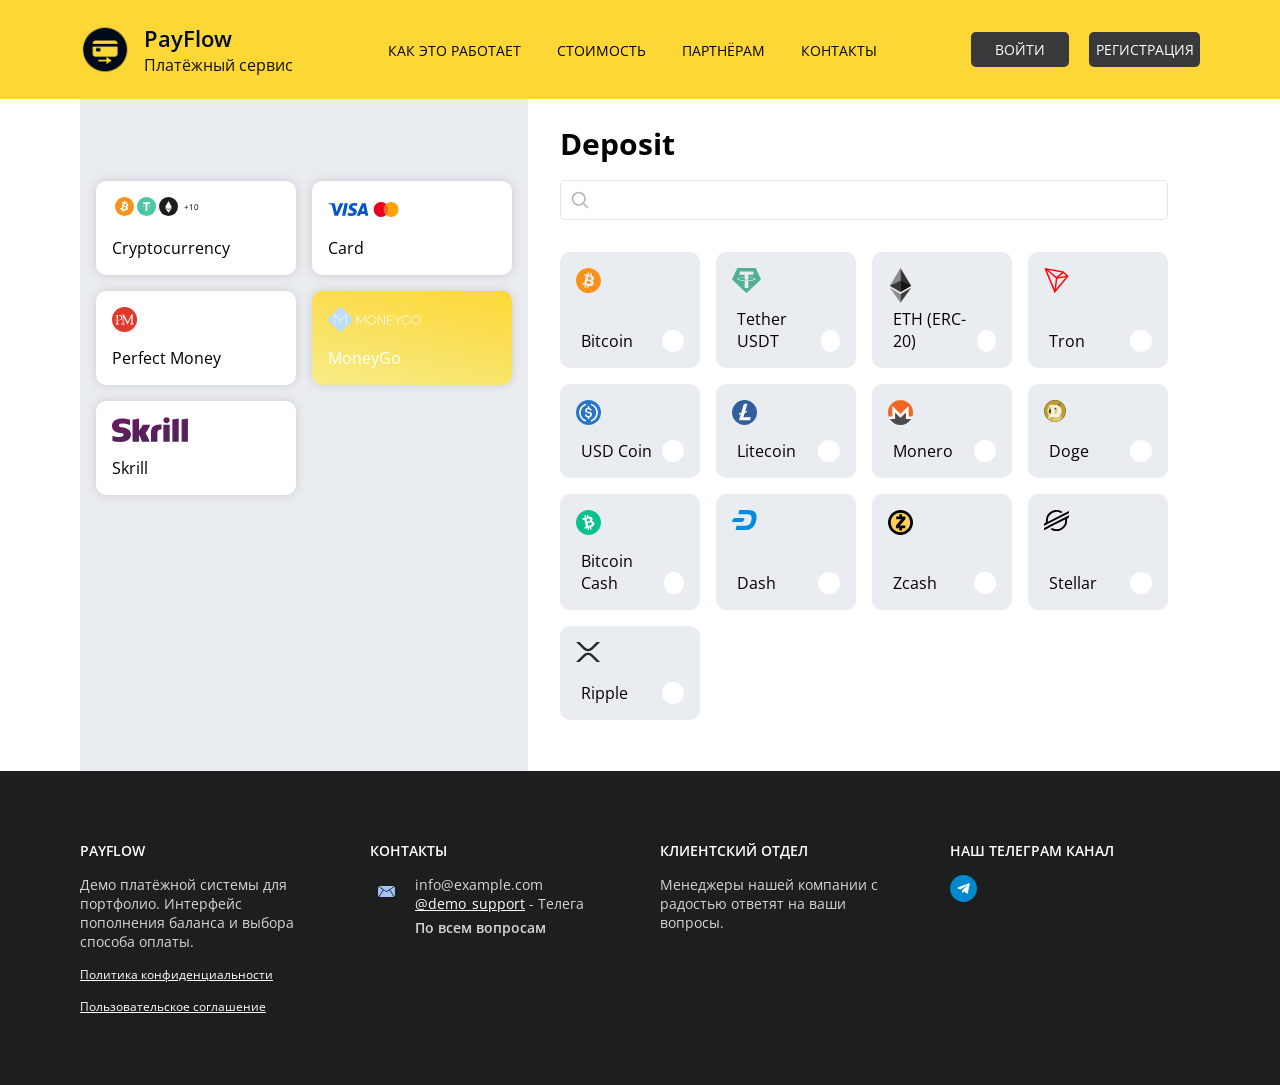
<file: cards-template/money-go.html>
<!doctype html>
<html lang="en">
<head>
    <meta charset="UTF-8">
    <meta name="viewport" content="width=device-width, user-scalable=no, initial-scale=1.0, maximum-scale=1.0, minimum-scale=1.0">
    <meta http-equiv="X-UA-Compatible" content="ie=edge">
    <title>MoneyGo</title>
    <link rel="icon" type="image/png" href="../static/assets/img/favicon.png" />
    <link rel="apple-touch-icon-precomposed" href="../static/assets/img/favicon.png"/>
    <link href="https://fonts.googleapis.com/css2?family=Open+Sans:wght@400;700&display=swap" rel="stylesheet">
    <link rel="stylesheet" href="../static/assets/css/main.css">
</head>
<body>
    <section class="wrapper">
        <section class="header">
            <div class="container">
                <div class="header__logo">
                    <img src="../static/assets/img/logo.png" alt="" class="header__logo-image">
                    <p class="header__logo-title">
                        <span class="bold">PayFlow</span>
                        <span>Платёжный сервис</span>
                    </p>
                </div>
                <ul class="header__menu">
                    <li class="header__menu-item"><a href="#" class="header__menu-item-link">Как это работает</a></li>
                    <li class="header__menu-item"><a href="#" class="header__menu-item-link">Стоимость</a></li>
                    <li class="header__menu-item"><a href="#" class="header__menu-item-link">Партнёрам</a></li>
                    <li class="header__menu-item"><a href="#contacts" class="header__menu-item-link">Контакты</a></li>
                </ul>
                <div class="header__auth">
                    <a href="#" class="header__auth-link">Войти</a>
                    <a href="#" class="header__auth-link">Регистрация</a>
                </div>
            </div>
        </section>

        <section class="payment-systems">
            <div class="container">
                <div class="d-flex flex-wrap">
                    <div class="payment-systems__left">
                        <div class="region opacity-0">
                            <span>Payment methods for the region</span><strong>Georgia </strong>
                            <a href="#">Change</a>
                        </div>
                        <div class="payments">
                            <a href="../index.html" class="payment ">
                                <div class="payment__icons">
                                    <svg xmlns="http://www.w3.org/2000/svg" fill="none" viewBox="0 0 18 18" id="btc-label" class="">
                                        <g>
                                            <!-- <rect class="btc-svg-mono svg-mono" width="18" height="18" fill="currentColor" rx="9"></rect> -->
                                            <rect class="btc-svg-color svg-color" width="18" height="18" fill="#F7931A" rx="9"></rect>
                                            <path fill="#fff" d="M12.64 7.906c.114-1.055-.634-1.727-1.778-2.155l.415-1.494-.908-.252-.42 1.486c-.237-.067-.477-.145-.723-.208l.414-1.479-.908-.252-.415 1.494c-.199-.05-1.835-.508-1.835-.508l-.272.972s.675.173.662.182c.37.102.43.35.413.544L6.149 10.33c-.048.11-.168.275-.424.207.009.015-.66-.184-.66-.184L4.58 11.39l1.833.514-.42 1.51.909.253.425-1.52c.247.075.489.145.726.21l-.423 1.51.908.253.42-1.509c1.388.407 2.691.135 3.193-1.14.297-.774-.142-1.801-.746-2.238.597-.122 1.093-.517 1.234-1.328zm-2.17 2.88c-.515 1.255-2.214.464-2.829.296l.54-2.008c.617.169 2.614.535 2.288 1.713zm.393-2.931c-.43 1.13-1.882.452-2.393.309l.488-1.824c.512.148 2.12.362 1.905 1.515z"></path>
                                        </g>
                                    </svg>
                                    <svg xmlns="http://www.w3.org/2000/svg" fill="none" viewBox="0 0 18 18" id="tether-label" class="">
                                        <g>
                                            <!-- <rect class="tether-svg svg-mono" width="18" height="18" fill="currentColor" rx="9"></rect> -->
                                            <rect class="tether-svg svg-color" width="18" height="18" fill="#4CC7A5" rx="9"></rect>
                                            <path fill="#fff" d="M9.814 9.3c-.046.004-.28.02-.804.02-.417 0-.713-.014-.817-.02-1.61-.076-2.812-.38-2.812-.745s1.202-.668 2.812-.747v1.19c.106.008.407.027.824.027.5 0 .75-.023.795-.027V7.809c1.607.078 2.806.382 2.806.746 0 .363-1.198.668-2.806.745h.002zm0-1.614V6.622h2.242V5H5.951v1.622h2.242v1.064C6.37 7.776 5 8.169 5 8.638c0 .47 1.37.861 3.193.953V13h1.62V9.59C11.632 9.499 13 9.107 13 8.638c0-.47-1.367-.86-3.187-.952z"></path>
                                        </g>
                                    </svg>
                                    <svg xmlns="http://www.w3.org/2000/svg" fill="none" viewBox="0 0 18 18" id="eth-label" class="">
                                        <!-- <rect class="ethereum-svg svg-mono" width="18" height="18" fill="currentColor" rx="9"></rect> -->
                                        <rect class="ethereum-svg svg-color" width="18" height="18" fill="#1D1C1C" rx="9"></rect>
                                        <path fill="#fff" d="M11.976 9.166l-2.84-5.082a.153.153 0 00-.272 0l-2.84 5.082a.186.186 0 00.053.242l2.84 1.881c.051.034.115.034.165 0l2.84-1.88c.077-.05.1-.16.054-.243z"></path>
                                        <path fill="#fff" d="M11.84 10.22l-2.757 1.86a.148.148 0 01-.168 0l-2.757-1.86c-.05-.034-.105.03-.071.083l2.78 4.347c.065.1.199.1.263 0l2.781-4.347c.033-.052-.022-.117-.071-.084z"></path>
                                        <path fill="#E6E7E8" d="M11.76 8.779L9.083 10.55a.148.148 0 01-.166 0L6.24 8.78l-.216.387a.186.186 0 00.053.243l2.84 1.88c.051.034.115.034.166 0l2.84-1.88c.075-.05.1-.16.053-.243l-.216-.387z"></path>
                                        <path fill="#E6E7E8" d="M11.84 10.22l-.61.41-2.1 3.283c-.064.1-.198.1-.262 0l-2.1-3.282-.61-.412c-.05-.033-.105.032-.071.084l2.78 4.347c.065.1.199.1.263 0l2.781-4.347c.033-.052-.022-.117-.072-.084z"></path>
                                    </svg>
                                    <span class="payment__current"> +10</span>
                                </div>
                                <div class="payment__title">Cryptocurrency</div>
                            </a>
                            <a href="./master-card.html" class="payment">
                                <div class="payment__icons">
                                    <svg width="41" height="13" viewBox="0 0 41 13" fill="none" xmlns="http://www.w3.org/2000/svg" id="card_visa-card">
                                        <g class="visa-svg svg-mono" fill="#fff">
                                            <path fill-rule="evenodd" clip-rule="evenodd" d="M40.22 12.798h.08l-.044-.212-.058-.28-.447-2.135a1459.488 1459.488 0 01-.83-3.968c-.126-.611-.254-1.222-.382-1.833L37.69.298c-.013-.057-.03-.08-.092-.08H34.91c-.075 0-.155.005-.23.018-.57.093-.96.412-1.181.942-.805 1.924-1.612 3.847-2.418 5.77l-2.418 5.77a.984.984 0 01-.03.08h3.335c.053 0 .075-.018.093-.067.212-.583.425-1.167.633-1.75.013-.045.035-.062.084-.062h4.052c.053 0 .076.017.084.066l.16.763.203.97c.014.066.04.08.102.08h2.84zm-4.835-9.16c.327 1.564.655 3.13.982 4.707-.907 0-1.805 0-2.712.005.57-1.579 1.137-3.144 1.708-4.713h.022z"></path>
                                            <path d="M0 .58C.027.458.049.343.075.224H5.566c.783 0 1.384.486 1.54 1.25.15.77.291 1.54.437 2.309.155.831.314 1.662.47 2.494.15.809.305 1.618.455 2.423l.018.088c.053-.137.101-.256.15-.376 1.07-2.701 2.137-5.403 3.203-8.1.027-.066.058-.088.128-.088 1.075.004 2.15 0 3.226.004h.093c-.014.031-.018.053-.027.075L10.043 12.74c-.018.048-.04.07-.093.066H6.64c-.021 0-.04 0-.066-.004-.075-.297-.154-.588-.23-.885L4.287 3.96l-.385-1.464a1.272 1.272 0 00-.668-.822 8.709 8.709 0 00-1.606-.646C1.106.873.575.744.053.603.04.59.023.585 0 .58zM28.815 3.207a6.984 6.984 0 00-1.08-.384 6.134 6.134 0 00-1.77-.204c-.397.013-.787.075-1.145.265-.235.124-.43.288-.531.54-.124.3-.062.566.141.809.186.221.425.385.673.522.456.256.916.495 1.376.747.513.283 1.004.601 1.416 1.026.442.45.739.977.845 1.605.053.322.057.645.022.972a3.84 3.84 0 01-.46 1.504c-.394.703-.965 1.216-1.664 1.6-.593.327-1.23.526-1.898.65a8.775 8.775 0 01-1.831.137c-.983-.03-1.947-.163-2.885-.464-.177-.057-.345-.124-.526-.19.199-.92.393-1.835.588-2.755.035.014.062.027.088.04.465.221.934.42 1.434.548.411.106.827.173 1.252.195.327.018.65.026.973-.018.43-.057.837-.168 1.177-.45.332-.27.456-.69.323-1.066a1.07 1.07 0 00-.296-.43 3.438 3.438 0 00-.775-.53c-.38-.203-.77-.393-1.15-.601-.553-.3-1.066-.663-1.49-1.136-.377-.42-.642-.898-.74-1.455-.088-.5-.044-.995.084-1.481.235-.862.744-1.539 1.451-2.065.65-.482 1.385-.778 2.173-.955A8.093 8.093 0 0126.73.01c.885.04 1.743.225 2.575.521.057.022.066.04.057.102-.18.84-.362 1.68-.54 2.52.005.009 0 .027-.008.053zM14.012 12.793l.132-.632c.257-1.194.51-2.383.766-3.577.26-1.211.518-2.427.778-3.639.261-1.216.522-2.432.784-3.643.07-.336.141-.672.216-1.008.01-.04.014-.075.076-.075 1.044.004 2.088 0 3.132 0h.053c-.022.12-.044.23-.07.34-.421 1.968-.841 3.94-1.266 5.907-.416 1.937-.832 3.873-1.243 5.81-.036.16-.067.314-.102.473-.009.035-.022.049-.058.049h-3.167c-.01.004-.018 0-.031-.005z"></path>
                                        </g>
                                        <g class="visa-svg svg-color" fill="#0855C4"><path fill-rule="evenodd" clip-rule="evenodd" d="M40.22 12.798h.08l-.044-.212-.058-.28-.447-2.135a1459.488 1459.488 0 01-.83-3.968c-.126-.611-.254-1.222-.382-1.833L37.69.298c-.013-.057-.03-.08-.092-.08H34.91c-.075 0-.155.005-.23.018-.57.093-.96.412-1.181.942-.805 1.924-1.612 3.847-2.418 5.77l-2.418 5.77a.984.984 0 01-.03.08h3.335c.053 0 .075-.018.093-.067.212-.583.425-1.167.633-1.75.013-.045.035-.062.084-.062h4.052c.053 0 .076.017.084.066l.16.763.203.97c.014.066.04.08.102.08h2.84zm-4.835-9.16c.327 1.564.655 3.13.982 4.707-.907 0-1.805 0-2.712.005.57-1.579 1.137-3.144 1.708-4.713h.022z"></path><path d="M0 .58C.027.458.049.343.075.224H5.566c.783 0 1.384.486 1.54 1.25.15.77.291 1.54.437 2.309.155.831.314 1.662.47 2.494.15.809.305 1.618.455 2.423l.018.088c.053-.137.101-.256.15-.376 1.07-2.701 2.137-5.403 3.203-8.1.027-.066.058-.088.128-.088 1.075.004 2.15 0 3.226.004h.093c-.014.031-.018.053-.027.075L10.043 12.74c-.018.048-.04.07-.093.066H6.64c-.021 0-.04 0-.066-.004-.075-.297-.154-.588-.23-.885L4.287 3.96l-.385-1.464a1.272 1.272 0 00-.668-.822 8.709 8.709 0 00-1.606-.646C1.106.873.575.744.053.603.04.59.023.585 0 .58zM28.815 3.207a6.984 6.984 0 00-1.08-.384 6.134 6.134 0 00-1.77-.204c-.397.013-.787.075-1.145.265-.235.124-.43.288-.531.54-.124.3-.062.566.141.809.186.221.425.385.673.522.456.256.916.495 1.376.747.513.283 1.004.601 1.416 1.026.442.45.739.977.845 1.605.053.322.057.645.022.972a3.84 3.84 0 01-.46 1.504c-.394.703-.965 1.216-1.664 1.6-.593.327-1.23.526-1.898.65a8.775 8.775 0 01-1.831.137c-.983-.03-1.947-.163-2.885-.464-.177-.057-.345-.124-.526-.19.199-.92.393-1.835.588-2.755.035.014.062.027.088.04.465.221.934.42 1.434.548.411.106.827.173 1.252.195.327.018.65.026.973-.018.43-.057.837-.168 1.177-.45.332-.27.456-.69.323-1.066a1.07 1.07 0 00-.296-.43 3.438 3.438 0 00-.775-.53c-.38-.203-.77-.393-1.15-.601-.553-.3-1.066-.663-1.49-1.136-.377-.42-.642-.898-.74-1.455-.088-.5-.044-.995.084-1.481.235-.862.744-1.539 1.451-2.065.65-.482 1.385-.778 2.173-.955A8.093 8.093 0 0126.73.01c.885.04 1.743.225 2.575.521.057.022.066.04.057.102-.18.84-.362 1.68-.54 2.52.005.009 0 .027-.008.053zM14.012 12.793l.132-.632c.257-1.194.51-2.383.766-3.577.26-1.211.518-2.427.778-3.639.261-1.216.522-2.432.784-3.643.07-.336.141-.672.216-1.008.01-.04.014-.075.076-.075 1.044.004 2.088 0 3.132 0h.053c-.022.12-.044.23-.07.34-.421 1.968-.841 3.94-1.266 5.907-.416 1.937-.832 3.873-1.243 5.81-.036.16-.067.314-.102.473-.009.035-.022.049-.058.049h-3.167c-.01.004-.018 0-.031-.005z"></path>
                                    </g>
                                </svg>
                                <svg width="26" height="15" viewBox="0 0 26 15" fill="none" xmlns="http://www.w3.org/2000/svg" id="card_mastercard">
                                    <g class="mastercard-svg svg-color">
                                        <path d="M7.956 15c3.986 0 7.218-3.358 7.218-7.5 0-4.142-3.232-7.5-7.218-7.5C3.969 0 .736 3.358.736 7.5c0 4.142 3.233 7.5 7.22 7.5z" fill="#EA001B"></path>
                                        <path d="M18.268 15c3.987 0 7.219-3.358 7.219-7.5 0-4.142-3.232-7.5-7.219-7.5S11.05 3.358 11.05 7.5c0 4.142 3.232 7.5 7.22 7.5z" fill="#FFA200"></path>
                                        <path fill-rule="evenodd" clip-rule="evenodd" d="M12.864 2a7.866 7.866 0 00-2.227 5.5c0 2.14.85 4.082 2.227 5.5a7.866 7.866 0 002.228-5.5c0-2.142-.85-4.083-2.228-5.5z" fill="#ED692C"></path>
                                    </g>
                                    <!-- <g class="mastercard-svg svg-mono">
                                        <path d="M7.956 15c3.986 0 7.218-3.358 7.218-7.5 0-4.142-3.232-7.5-7.218-7.5C3.969 0 .736 3.358.736 7.5c0 4.142 3.233 7.5 7.22 7.5z" fill="#ffffffbb"></path><path d="M18.268 15c3.987 0 7.219-3.358 7.219-7.5 0-4.142-3.232-7.5-7.219-7.5S11.05 3.358 11.05 7.5c0 4.142 3.232 7.5 7.22 7.5z" fill="#ffffff5e"></path>
                                        <path fill-rule="evenodd" clip-rule="evenodd" d="M12.864 2a7.866 7.866 0 00-2.227 5.5c0 2.14.85 4.082 2.227 5.5a7.866 7.866 0 002.228-5.5c0-2.142-.85-4.083-2.228-5.5z" fill="#ffffff5e"></path>
                                    </g> -->
                                </svg>
                                </div>
                                <div class="payment__title">Card</div>
                            </a>
                            <a href="./perfect-money.html" class="payment">
                                <div class="payment__icons">
                                    <svg xmlns="http://www.w3.org/2000/svg" xmlns:xlink="http://www.w3.org/1999/xlink" viewBox="0 0 25 25" id="perfectmoney-card">
                                        <defs>
                                            <filter id="perfect-money_svg__a" width="160%" height="160%" x="-30%" y="-18%" filterUnits="objectBoundingBox">
                                                <feOffset dy="3" in="SourceAlpha" result="shadowOffsetOuter1"></feOffset>
                                                <feGaussianBlur in="shadowOffsetOuter1" result="shadowBlurOuter1" stdDeviation="2"></feGaussianBlur>
                                                <feColorMatrix in="shadowBlurOuter1" values="0 0 0 0 0 0 0 0 0 0 0 0 0 0 0 0 0 0 0.09 0"></feColorMatrix>
                                            </filter>
                                            <path id="perfect-money_svg__b" d="M22.5 10C15.596 10 10 15.596 10 22.5S15.596 35 22.5 35 35 29.404 35 22.5 29.401 10 22.5 10zm-5.37 17.405h-3.592v-.584h.616a.54.54 0 00.515-.546v-2.6a16.2 16.2 0 001.244.03v2.606a.552.552 0 00.524.507h.69v.587h.003zm-4.99-4.702c1.426.312 2.877.34 4.703.237 1.353-.08 2.352-1.058 2.352-2.364 0-1.294-1.038-2.31-2.324-2.324h-.958v4.387c-.434.011-.846.011-1.244-.003v-4.098a.314.314 0 00-.295-.286h-.822v-.365h4.168c1.523 0 2.74 1.192 2.74 2.656 0 1.464-1.242 2.517-2.757 2.653-2.338.234-4.657.067-5.562-.493zm18.968 4.118h.663v.584h-3.592v-.584h.593a.548.548 0 00.543-.538v-6.598l-3.842 7.731v-.013.002l-3.98-8.015v6.944a.546.546 0 00.484.49h.885v.584H19.27v-.585h.935c0-.005-.003-.008-.003-.013a.552.552 0 00.551-.552l.006-.005.217-7.592a.323.323 0 00-.306-.304h-.61v-.584h1.52l.454-.003 3.672 7.322 3.636-7.255v-.064h2.43v.584h-.868a.324.324 0 00-.315.31v7.65c.022.273.242.49.518.504z"></path>
                                        </defs>
                                        <g fill="#fff" fill-rule="evenodd">
                                            <g fill-rule="nonzero">
                                                <g class="perfect-money-svg svg-mono " transform="translate(-10 -10)">
                                                    <use fill="#000" filter="url(#perfect-money_svg__a)" xlink:href="#perfect-money_svg__b"></use>
                                                    <use fill="#FFF" xlink:href="#perfect-money_svg__b"></use>
                                                </g>
                                            </g>
                                        </g>
                                        <g fill="none" fill-rule="evenodd">
                                            <g fill-rule="nonzero">
                                                <g>
                                                    <g class="perfect-money-svg svg-color">
                                                        <circle cx="12.5" cy="12.5" r="12.5" fill="#E0392C"></circle>
                                                        <g fill="#FFF">
                                                            <path d="M20.905 8.357h.869v-.584h-2.43v.064l-3.64 7.255-3.671-7.322-.453.003h-1.52v.584h.61a.32.32 0 01.306.304l-.22 7.592-.005.005a.553.553 0 01-.551.552l.002.014h-.935v.584h3.591v-.583h-.885a.547.547 0 01-.484-.49V9.39l3.987 8.015v-.002.013l3.842-7.73v6.597a.55.55 0 01-.543.538h-.593v.584h3.592v-.584h-.663a.548.548 0 01-.518-.504v-7.65a.317.317 0 01.312-.31z"></path><path d="M10.454 10.543c0-1.464-1.217-2.656-2.74-2.656H3.551v.365h.821c.156.01.281.133.295.286v4.097c.398.014.813.014 1.245.002V8.252h.957c1.285.013 2.324 1.03 2.324 2.323 0 1.306-1 2.283-2.353 2.364-1.829.103-3.276.075-4.702-.237.905.56 3.221.73 5.557.496 1.517-.14 2.759-1.189 2.759-2.656zm-4.541 5.771v-2.606c-.434.006-.852-.005-1.244-.03v2.6a.541.541 0 01-.515.546h-.615v.584h3.59v-.583h-.69a.556.556 0 01-.526-.51z"></path>
                                                        </g>
                                                    </g>
                                                </g>
                                            </g>
                                        </g>
                                    </svg>
                                </div>
                                <div class="payment__title">Perfect Money</div>
                            </a>
                            <a href="./money-go.html" class="payment payment--active">
                                <div class="payment__icons">
                                    <svg viewBox="0 0 63 17" fill="none" xmlns="http://www.w3.org/2000/svg" id="money_go-card">
                                        <g class="money-go-svg svg-mono" fill="fff">
                                            <path d="M19.983 5.93l2.593 4.258L25.17 5.93h.439v5.963h-.439V6.754L22.765 10.7h-.378l-2.404-3.945v5.139h-.442V5.93h.442zM26.776 8.913a3.17 3.17 0 01.848-2.211 2.83 2.83 0 01.957-.655c.375-.161.772-.238 1.19-.23.418-.008.815.069 1.19.23.378.158.7.376.965.655.268.276.479.607.631.993.156.386.23.792.222 1.218.008.427-.066.833-.222 1.219a3.028 3.028 0 01-.63.997 2.84 2.84 0 01-.966.651c-.375.161-.772.237-1.19.23a2.847 2.847 0 01-1.19-.23 2.86 2.86 0 01-.957-.651 3.063 3.063 0 01-.627-.997 3.17 3.17 0 01-.221-1.219zm5.548 0c.003-.37-.059-.72-.185-1.049a2.59 2.59 0 00-.526-.86 2.337 2.337 0 00-.817-.567 2.44 2.44 0 00-1.025-.201 2.424 2.424 0 00-2.235 1.322 2.78 2.78 0 00-.31 1.355 2.78 2.78 0 00.31 1.355 2.436 2.436 0 002.235 1.32 2.435 2.435 0 002.235-1.319c.218-.41.324-.862.318-1.356zM34.38 5.93l3.929 5.231v-5.23h.446v5.962h-.438L34.39 6.666v5.227h-.45V5.93h.442zM44.266 5.93v.414H40.73v2.348h3.197v.418H40.73v2.373h3.615v.41h-4.065V5.93h3.985zM44.903 5.93h.502l2.127 3.353 2.123-3.353h.503l-2.404 3.771v2.192h-.455V9.7L44.903 5.93zM50.128 8.913a3.152 3.152 0 01.22-1.218c.156-.386.368-.717.636-.993.27-.279.598-.497.981-.655.386-.161.796-.238 1.23-.23.529 0 1.011.11 1.448.33.437.22.795.527 1.073.92l-.37.238a2.376 2.376 0 00-.908-.792 2.74 2.74 0 00-1.243-.277 2.612 2.612 0 00-1.065.2c-.33.137-.608.326-.836.568a2.646 2.646 0 00-.531.86c-.126.33-.188.68-.185 1.05a2.72 2.72 0 00.189 1.049c.131.33.313.615.547.856.233.239.516.428.848.567.335.14.692.207 1.07.201.434 0 .84-.07 1.218-.209.38-.14.68-.332.896-.579V8.865h.439v2.115c-.247.306-.607.555-1.082.748a3.847 3.847 0 01-1.471.281 3.024 3.024 0 01-1.227-.229 2.989 2.989 0 01-.993-.651 3.087 3.087 0 01-.884-2.216zM56.76 8.913a3.17 3.17 0 01.848-2.211 2.83 2.83 0 01.957-.655c.375-.161.772-.238 1.19-.23.418-.008.815.069 1.19.23.378.158.7.376.965.655.268.276.479.607.632.993.155.386.229.792.22 1.218.009.427-.065.833-.22 1.219a3.028 3.028 0 01-.632.997 2.84 2.84 0 01-.965.651c-.375.161-.772.237-1.19.23a2.847 2.847 0 01-1.19-.23 2.859 2.859 0 01-.957-.651 3.063 3.063 0 01-.627-.997 3.17 3.17 0 01-.221-1.219zm5.548 0c.003-.37-.059-.72-.185-1.049a2.59 2.59 0 00-.526-.86 2.337 2.337 0 00-.817-.567 2.44 2.44 0 00-1.025-.201 2.424 2.424 0 00-2.235 1.322 2.78 2.78 0 00-.31 1.355 2.78 2.78 0 00.31 1.355 2.436 2.436 0 002.235 1.32 2.435 2.435 0 002.236-1.319c.217-.41.323-.862.317-1.356z">

                                            </path>
                                            <path d="M7.363.596a1.594 1.594 0 012.254 0l6.767 6.767a1.594 1.594 0 010 2.254l-6.767 6.767a1.594 1.594 0 01-2.254 0L.596 9.617a1.594 1.594 0 010-2.254L7.363.596z" fill="#C0DDF7"></path>
                                            <path fill-rule="evenodd" clip-rule="evenodd" d="M4.383 5.113a.2.2 0 01.34-.14h.001l3.85 3.851 1.873-1.872a.2.2 0 01.282.281L8.713 9.25a.2.2 0 01-.304-.027L4.78 5.594v2.707a.2.2 0 11-.398 0V5.113zm6.989 1.477l.98-.98v6.542a.2.2 0 10.398 0V5.113a.2.2 0 00-.38-.085l-1.28 1.28a.2.2 0 00.282.282z"></path>
                                            <path d="M4.383 9.496a.2.2 0 01.398 0v2.656a.2.2 0 11-.398 0V9.496zM9.031 10.227a.398.398 0 11-.797 0 .398.398 0 01.797 0z"></path>
                                        </g>
                                        <!-- <g class="money-go-svg svg-color">
                                            <path d="M19.983 5.93l2.593 4.258L25.17 5.93h.439v5.963h-.439V6.754L22.765 10.7h-.378l-2.404-3.945v5.139h-.442V5.93h.442zM26.776 8.913a3.17 3.17 0 01.848-2.211 2.83 2.83 0 01.957-.655c.375-.161.772-.238 1.19-.23.418-.008.815.069 1.19.23.378.158.7.376.965.655.268.276.479.607.631.993.156.386.23.792.222 1.218.008.427-.066.833-.222 1.219a3.028 3.028 0 01-.63.997 2.84 2.84 0 01-.966.651c-.375.161-.772.237-1.19.23a2.847 2.847 0 01-1.19-.23 2.86 2.86 0 01-.957-.651 3.063 3.063 0 01-.627-.997 3.17 3.17 0 01-.221-1.219zm5.548 0c.003-.37-.059-.72-.185-1.049a2.59 2.59 0 00-.526-.86 2.337 2.337 0 00-.817-.567 2.44 2.44 0 00-1.025-.201 2.424 2.424 0 00-2.235 1.322 2.78 2.78 0 00-.31 1.355 2.78 2.78 0 00.31 1.355 2.436 2.436 0 002.235 1.32 2.435 2.435 0 002.235-1.319c.218-.41.324-.862.318-1.356zM34.38 5.93l3.929 5.231v-5.23h.446v5.962h-.438L34.39 6.666v5.227h-.45V5.93h.442zM44.266 5.93v.414H40.73v2.348h3.197v.418H40.73v2.373h3.615v.41h-4.065V5.93h3.985zM44.903 5.93h.502l2.127 3.353 2.123-3.353h.503l-2.404 3.771v2.192h-.455V9.7L44.903 5.93zM50.128 8.913a3.152 3.152 0 01.22-1.218c.156-.386.368-.717.636-.993.27-.279.598-.497.981-.655.386-.161.796-.238 1.23-.23.529 0 1.011.11 1.448.33.437.22.795.527 1.073.92l-.37.238a2.376 2.376 0 00-.908-.792 2.74 2.74 0 00-1.243-.277 2.612 2.612 0 00-1.065.2c-.33.137-.608.326-.836.568a2.646 2.646 0 00-.531.86c-.126.33-.188.68-.185 1.05a2.72 2.72 0 00.189 1.049c.131.33.313.615.547.856.233.239.516.428.848.567.335.14.692.207 1.07.201.434 0 .84-.07 1.218-.209.38-.14.68-.332.896-.579V8.865h.439v2.115c-.247.306-.607.555-1.082.748a3.847 3.847 0 01-1.471.281 3.024 3.024 0 01-1.227-.229 2.989 2.989 0 01-.993-.651 3.087 3.087 0 01-.884-2.216zM56.76 8.913a3.17 3.17 0 01.848-2.211 2.83 2.83 0 01.957-.655c.375-.161.772-.238 1.19-.23.418-.008.815.069 1.19.23.378.158.7.376.965.655.268.276.479.607.632.993.155.386.229.792.22 1.218.009.427-.065.833-.22 1.219a3.028 3.028 0 01-.632.997 2.84 2.84 0 01-.965.651c-.375.161-.772.237-1.19.23a2.847 2.847 0 01-1.19-.23 2.859 2.859 0 01-.957-.651 3.063 3.063 0 01-.627-.997 3.17 3.17 0 01-.221-1.219zm5.548 0c.003-.37-.059-.72-.185-1.049a2.59 2.59 0 00-.526-.86 2.337 2.337 0 00-.817-.567 2.44 2.44 0 00-1.025-.201 2.424 2.424 0 00-2.235 1.322 2.78 2.78 0 00-.31 1.355 2.78 2.78 0 00.31 1.355 2.436 2.436 0 002.235 1.32 2.435 2.435 0 002.236-1.319c.217-.41.323-.862.317-1.356z" fill="#0E1930">

                                            </path>
                                            <path d="M7.363.596a1.594 1.594 0 012.254 0l6.767 6.767a1.594 1.594 0 010 2.254l-6.767 6.767a1.594 1.594 0 01-2.254 0L.596 9.617a1.594 1.594 0 010-2.254L7.363.596z" fill="url(#money_go_svg__a)"></path>
                                            <path fill-rule="evenodd" clip-rule="evenodd" d="M4.383 5.113a.2.2 0 01.34-.14h.001l3.85 3.851 1.873-1.872a.2.2 0 01.282.281L8.713 9.25a.2.2 0 01-.304-.027L4.78 5.594v2.707a.2.2 0 11-.398 0V5.113zm6.989 1.477l.98-.98v6.542a.2.2 0 10.398 0V5.113a.2.2 0 00-.38-.085l-1.28 1.28a.2.2 0 00.282.282z" fill="#fff">

                                            </path>
                                            <path d="M4.383 9.496a.2.2 0 11.398 0v2.656a.2.2 0 11-.398 0V9.496zM9.031 10.227a.398.398 0 11-.797 0 .398.398 0 01.797 0z" fill="#0E1930"></path><defs><linearGradient id="money_go_svg__a" x1="6.574" y1="9.647" x2="12.684" y2="12.569" gradientUnits="userSpaceOnUse"><stop offset="0" stop-color="#F91E6A"></stop><stop offset="1" stop-color="#AE1264"></stop></linearGradient></defs></g> -->
                                        </svg>
                                </div>
                                <div class="payment__title">MoneyGo</div>
                            </a>
                            <a href="./skrill.html" class="payment ">
                                <div class="payment__icons">
                                <svg viewBox="0 0 76 25" fill="none" xmlns="http://www.w3.org/2000/svg" id="skrill-card">
                                        <g class="skrill-svg svg-mono" fill="#fff">
                                            <g clip-path="url(#skrill_svg__a)">
                                                <path fill-rule="evenodd" clip-rule="evenodd" d="M54.536 6.14c1.721 0 3.117-1.336 3.117-2.982 0-1.647-1.396-2.983-3.117-2.983-1.719 0-3.114 1.336-3.114 2.983 0 1.646 1.395 2.981 3.114 2.981zM30.67 7.75c-.14.337-1.152 3.074-3.6 5.91V1.533l-6.522 1.234V24.75h6.522v-6.795c1.889 2.712 2.821 6.795 2.821 6.795h7.812c-.772-3.075-4.152-8.745-4.152-8.745 3.033-3.682 4.366-7.606 4.578-8.256h-7.459zm17.146-.23c-5.842.18-8.807 2.688-8.807 7.676v9.554h6.373V16.96c0-2.987.408-4.267 4.11-4.389V7.607c-.623-.126-1.676-.087-1.676-.087zM9.609 10.17c-.799-.05-2.648-.165-2.648-1.759 0-1.923 2.662-1.923 3.66-1.923 1.757 0 4.031.497 5.655.962 0 0 .906.306 1.677.619l.072.018V2.82l-.098-.028c-1.917-.642-4.146-1.26-8.278-1.26C2.524 1.532 0 5.506 0 8.91c0 1.963.879 6.58 9.038 7.113.692.04 2.527.142 2.527 1.79 0 1.36-1.502 2.161-4.03 2.161-2.77 0-5.458-.676-7.09-1.317v5.425c2.444.613 5.198.92 8.426.92 6.966 0 10.086-3.76 10.086-7.486 0-4.225-3.49-6.97-9.348-7.345zm41.768 14.58h6.321V7.768h-6.321V24.75zM69.601 2.615V24.75h6.323V1.532L69.6 2.615zm-9.225 0l6.316-1.083V24.75h-6.316V2.615z">

                                                </path>
                                            </g>
                                            <defs>
                                                <clipPath id="skrill_svg__a">
                                                    <path d="M0 0h76v25H0z"></path>
                                                </clipPath>
                                            </defs>
                                        </g>
                                        <g class="skrill-svg svg-color">
                                        <g clip-path="url(#skrill_svg__b)">
                                        <path fill-rule="evenodd" clip-rule="evenodd" d="M54.536 6.14c1.721 0 3.117-1.336 3.117-2.982 0-1.647-1.396-2.983-3.117-2.983-1.719 0-3.114 1.336-3.114 2.983 0 1.646 1.395 2.981 3.114 2.981zM30.67 7.75c-.14.337-1.152 3.074-3.6 5.91V1.533l-6.522 1.234V24.75h6.522v-6.795c1.889 2.712 2.821 6.795 2.821 6.795h7.812c-.772-3.075-4.152-8.745-4.152-8.745 3.033-3.682 4.366-7.606 4.578-8.256h-7.459zm17.146-.23c-5.842.18-8.807 2.688-8.807 7.676v9.554h6.373V16.96c0-2.987.408-4.267 4.11-4.389V7.607c-.623-.126-1.676-.087-1.676-.087zM9.609 10.17c-.799-.05-2.648-.165-2.648-1.759 0-1.923 2.662-1.923 3.66-1.923 1.757 0 4.031.497 5.655.962 0 0 .906.306 1.677.619l.072.018V2.82l-.098-.028c-1.917-.642-4.146-1.26-8.278-1.26C2.524 1.532 0 5.506 0 8.91c0 1.963.879 6.58 9.038 7.113.692.04 2.527.142 2.527 1.79 0 1.36-1.502 2.161-4.03 2.161-2.77 0-5.458-.676-7.09-1.317v5.425c2.444.613 5.198.92 8.426.92 6.966 0 10.086-3.76 10.086-7.486 0-4.225-3.49-6.97-9.348-7.345zm41.768 14.58h6.321V7.768h-6.321V24.75zM69.601 2.615V24.75h6.323V1.532L69.6 2.615zm-9.225 0l6.316-1.083V24.75h-6.316V2.615z" fill="url(#skrill_svg__c)">

                                        </path>
                                        </g>
                                        <defs>
                                            <linearGradient id="skrill_svg__c" x1="20.533" y1=".175" x2="25.775" y2="30.875" gradientUnits="userSpaceOnUse">
                                                <stop offset="0" stop-color="#6B195F"></stop>
                                                <stop offset="1" stop-color="#4C255B"></stop>
                                            </linearGradient>
                                            <clipPath id="skrill_svg__b">
                                                <path fill="#fff" d="M0 0h76v25H0z"></path>
                                            </clipPath>
                                        </defs>
                                        </g>
                                    </svg>
                                </div>
                                <div class="payment__title">Skrill</div>
                            </a>

                        </div>
                    </div>
                    <div class="payment-systems__right">

                        <!-- Deposit --- start --->
                        <div class="content deposit">
                            <h1 class="visually-hidden">Deposit</h1>
                            <div class="d-flex content__heading">
                                <h2 class="content__title">Deposit</h2>
                                <!-- <span>ID: 118379</span> -->
                            </div>
                            <div class="search">
                                <input class="search__input" type="search" id="search" data-search>
                                <div class="search__icon">
                                    <svg viewBox="0 0 24 24" fill="none" xmlns="http://www.w3.org/2000/svg"><g id="SVGRepo_bgCarrier" stroke-width="0"></g><g id="SVGRepo_tracerCarrier" stroke-linecap="round" stroke-linejoin="round"></g><g id="SVGRepo_iconCarrier"> <path d="M15.7955 15.8111L21 21M18 10.5C18 14.6421 14.6421 18 10.5 18C6.35786 18 3 14.6421 3 10.5C3 6.35786 6.35786 3 10.5 3C14.6421 3 18 6.35786 18 10.5Z" stroke="#b4b5b7" stroke-width="2" stroke-linecap="round" stroke-linejoin="round"></path> </g></svg>
                                </div>
                            </div>
                    
                            <div class="cards">
                                <article class="card">
                                    <div class="card__icon">
                                        <svg viewBox="0 0 32 32" fill="none" xmlns="http://www.w3.org/2000/svg" id="btc"><g class="btc-svg svg-mono"><path class="btc-svg__icon" d="M12.128 31.524c8.574 2.138 17.256-3.08 19.393-11.652C33.658 11.3 28.443 2.617 19.87.48 11.3-1.659 2.618 3.559.48 12.132c-2.139 8.571 3.079 17.254 11.648 19.392zm7.408-21.84c2.217.764 3.839 1.909 3.519 4.039-.23 1.559-1.095 2.312-2.242 2.577 1.575.819 2.377 2.077 1.613 4.257-.947 2.708-3.197 2.937-6.192 2.37l-.727 2.912-1.755-.438.717-2.872c-.454-.113-.92-.233-1.399-.364l-.72 2.885-1.753-.435.727-2.918-.501-.13c-.248-.065-.498-.13-.75-.193l-2.285-.57.87-2.01s1.295.345 1.277.32c.497.122.717-.202.804-.418l1.148-4.603.186.046a1.483 1.483 0 00-.182-.058l.82-3.286c.02-.373-.108-.843-.82-1.021.028-.018-1.275-.318-1.275-.318l.467-1.874 2.422.604-.002.01c.363.09.738.176 1.121.263l.72-2.884 1.755.438-.707 2.826c.472.108.946.217 1.408.332l.699-2.809 1.756.438-.72 2.884zM13.98 20.141c1.431.378 4.566 1.207 5.064-.795.509-2.043-2.521-2.724-4.004-3.058-.167-.038-.315-.07-.435-.1l-.964 3.865c.097.024.212.054.34.088zm1.354-5.646c1.196.319 3.799 1.013 4.253-.804.464-1.86-2.07-2.421-3.306-2.695-.139-.03-.261-.058-.361-.083l-.875 3.506c.083.02.18.047.29.076z" fill="#fff"></path></g><path class="btc-svg svg-color" d="M12.128 31.524c8.574 2.138 17.256-3.08 19.393-11.652C33.658 11.3 28.443 2.617 19.87.48 11.3-1.659 2.618 3.559.48 12.132c-2.139 8.571 3.079 17.254 11.648 19.392zm7.408-21.84c2.217.764 3.839 1.909 3.519 4.039-.23 1.559-1.095 2.312-2.242 2.577 1.575.819 2.377 2.077 1.613 4.257-.947 2.708-3.197 2.937-6.192 2.37l-.727 2.912-1.755-.438.717-2.872c-.454-.113-.92-.233-1.399-.364l-.72 2.885-1.753-.435.727-2.918-.501-.13c-.248-.065-.498-.13-.75-.193l-2.285-.57.87-2.01s1.295.345 1.277.32c.497.122.717-.202.804-.418l1.148-4.603.186.046a1.483 1.483 0 00-.182-.058l.82-3.286c.02-.373-.108-.843-.82-1.021.028-.018-1.275-.318-1.275-.318l.467-1.874 2.422.604-.002.01c.363.09.738.176 1.121.263l.72-2.884 1.755.438-.707 2.826c.472.108.946.217 1.408.332l.699-2.809 1.756.438-.72 2.884zM13.98 20.141c1.431.378 4.566 1.207 5.064-.795.509-2.043-2.521-2.724-4.004-3.058-.167-.038-.315-.07-.435-.1l-.964 3.865c.097.024.212.054.34.088zm1.354-5.646c1.196.319 3.799 1.013 4.253-.804.464-1.86-2.07-2.421-3.306-2.695-.139-.03-.261-.058-.361-.083l-.875 3.506c.083.02.18.047.29.076z" fill="#F7931A"></path></svg>
                                    </div>
                                    <div class="card__footer">
                                        <div class="card__title">Bitcoin</div>
                                        <div class="check">
                                            <svg xmlns="http://www.w3.org/2000/svg" viewBox="0 0 512 512" aria-hidden="true" role="img" class="icon icon-check" fill="currentColor"><path d="M435.848 83.466L172.804 346.51l-96.652-96.652c-4.686-4.686-12.284-4.686-16.971 0l-28.284 28.284c-4.686 4.686-4.686 12.284 0 16.971l133.421 133.421c4.686 4.686 12.284 4.686 16.971 0l299.813-299.813c4.686-4.686 4.686-12.284 0-16.971l-28.284-28.284c-4.686-4.686-12.284-4.686-16.97 0z"></path></svg>
                                        </div>
                                    </div>
                                </article>
                                <article class="card"  data-filter="tether">
                                    <div class="card__icon">
                                        <svg width="29" height="25" viewBox="0 0 29 25" fill="none" xmlns="http://www.w3.org/2000/svg" id="tether"><path d="M14.52 12.299c1.182 0 1.712-.031 1.814-.039h-.003c3.625-.16 6.33-.787 6.33-1.535 0-.749-2.706-1.375-6.33-1.535v2.447c-.102.01-.666.056-1.794.056-.94 0-1.62-.04-1.858-.057V9.188c-3.632.161-6.342.787-6.342 1.537 0 .75 2.71 1.377 6.342 1.535.235.011.902.039 1.842.039z" fill="#50AF95"></path><path fill-rule="evenodd" clip-rule="evenodd" d="M.022 11.13L5.31.123A.212.212 0 015.506 0h17.989a.215.215 0 01.195.123l5.287 11.007a.212.212 0 01-.046.25l-14.28 13.56a.219.219 0 01-.302 0L.069 11.378a.213.213 0 01-.047-.248zm16.312-4.384v2.19c4.104.189 7.186.994 7.186 1.96s-3.085 1.772-7.186 1.96v7.02h-3.655v-7.018c-4.11-.188-7.202-.994-7.202-1.961 0-.967 3.091-1.774 7.202-1.961v-2.19H7.622v-3.34h13.77v3.34h-5.058z" fill="#50AF95"></path>
                                        
                                        </svg>
                                    </div>
                                    <div class="card__footer">
                                        <div class="card__title">Tether USDT</div>
                                        <div class="check">
                                            <svg xmlns="http://www.w3.org/2000/svg" viewBox="0 0 512 512" aria-hidden="true" role="img" class="icon icon-check" fill="currentColor"><path d="M435.848 83.466L172.804 346.51l-96.652-96.652c-4.686-4.686-12.284-4.686-16.971 0l-28.284 28.284c-4.686 4.686-4.686 12.284 0 16.971l133.421 133.421c4.686 4.686 12.284 4.686 16.971 0l299.813-299.813c4.686-4.686 4.686-12.284 0-16.971l-28.284-28.284c-4.686-4.686-12.284-4.686-16.97 0z"></path></svg>
                                        </div>
                                    </div>
                                </article>
                                <article class="card">
                                    <div class="card__icon">
                                        <svg viewBox="0 0 23 32" fill="none" xmlns="http://www.w3.org/2000/svg" id="eth"><g class="ethereum-svg svg-mono" fill="#fff"><path d="M11.493 0l-.216.73v21.158l.216.215 9.82-5.806L11.494 0z"></path><path d="M11.492 0L1.67 16.297l9.822 5.806V0zm0 23.962l-.121.147v7.539l.121.352 9.828-13.84-9.828 5.802z"></path><path d="M11.492 32v-8.038L1.67 18.16 11.492 32zm0-9.897l9.822-5.806-9.821-4.464v10.27zM1.67 16.297l9.822 5.806v-10.27L1.67 16.297z"></path></g><g class="ethereum-svg svg-color"><path d="M11.493 0l-.216.73v21.158l.216.215 9.82-5.806L11.494 0z" fill="#343434"></path><path d="M11.492 0L1.67 16.297l9.822 5.806V0z" fill="#8C8C8C"></path><path d="M11.492 23.962l-.121.147v7.539l.121.352 9.828-13.84-9.828 5.802z" fill="#3C3C3B"></path><path d="M11.492 32v-8.038L1.67 18.16 11.492 32z" fill="#8C8C8C"></path><path d="M11.493 22.103l9.82-5.806-9.82-4.464v10.27z" fill="#141414"></path><path d="M1.67 16.297l9.822 5.806v-10.27L1.67 16.297z" fill="#393939"></path></g></svg>
                                    </div>
                                    <div class="card__footer">
                                        <div class="card__title">ETH (ERC-20)</div>
                                        <div class="check">
                                            <svg xmlns="http://www.w3.org/2000/svg" viewBox="0 0 512 512" aria-hidden="true" role="img" class="icon icon-check" fill="currentColor"><path d="M435.848 83.466L172.804 346.51l-96.652-96.652c-4.686-4.686-12.284-4.686-16.971 0l-28.284 28.284c-4.686 4.686-4.686 12.284 0 16.971l133.421 133.421c4.686 4.686 12.284 4.686 16.971 0l299.813-299.813c4.686-4.686 4.686-12.284 0-16.971l-28.284-28.284c-4.686-4.686-12.284-4.686-16.97 0z"></path></svg>
                                        </div>
                                    </div>
                                </article>
                                <article class="card">
                                    <div class="card__icon">
                                        <svg viewBox="0 0 24 24" fill="none" xmlns="http://www.w3.org/2000/svg" id="tron"><g class="tron-svg svg-mono" fill="#fff"><path d="M23.081 7.23c-1.125-1.039-2.68-2.625-3.948-3.75l-.075-.052a1.434 1.434 0 00-.417-.233C15.585 2.625 1.361-.034 1.084 0a.525.525 0 00-.218.083l-.07.056A.836.836 0 00.6.454L.581.503V.81c1.602 4.459 7.924 19.065 9.17 22.493.074.232.217.675.483.697h.06c.142 0 .75-.802.75-.802s10.86-13.17 11.959-14.573c.142-.173.267-.359.375-.555a.904.904 0 00-.297-.84zm-9.25 1.534l4.634-3.844 2.719 2.505-7.354 1.339zm-1.8-.251l-7.98-6.54 12.91 2.38-4.93 4.16zm.72 1.713l8.167-1.316-9.338 11.25 1.17-9.934zm-9.785-7.6l8.397 7.124-1.215 10.418L2.966 2.625z"></path></g><g class="tron-svg svg-color"><path d="M23.081 7.23c-1.125-1.039-2.68-2.625-3.948-3.75l-.075-.052a1.434 1.434 0 00-.417-.233C15.585 2.625 1.361-.034 1.084 0a.525.525 0 00-.218.083l-.07.056A.836.836 0 00.6.454L.581.503V.81c1.602 4.459 7.924 19.065 9.17 22.493.074.232.217.675.483.697h.06c.142 0 .75-.802.75-.802s10.86-13.17 11.959-14.573c.142-.173.267-.359.375-.555a.904.904 0 00-.297-.84zm-9.25 1.534l4.634-3.844 2.719 2.505-7.354 1.339zm-1.8-.251l-7.98-6.54 12.91 2.38-4.93 4.16zm.72 1.713l8.167-1.316-9.338 11.25 1.17-9.934zm-9.785-7.6l8.397 7.124-1.215 10.418L2.966 2.625z" fill="#FF060A"></path></g></svg>
                                    </div>
                                    <div class="card__footer">
                                        <div class="card__title">Tron</div>
                                        <div class="check">
                                            <svg xmlns="http://www.w3.org/2000/svg" viewBox="0 0 512 512" aria-hidden="true" role="img" class="icon icon-check" fill="currentColor"><path d="M435.848 83.466L172.804 346.51l-96.652-96.652c-4.686-4.686-12.284-4.686-16.971 0l-28.284 28.284c-4.686 4.686-4.686 12.284 0 16.971l133.421 133.421c4.686 4.686 12.284 4.686 16.971 0l299.813-299.813c4.686-4.686 4.686-12.284 0-16.971l-28.284-28.284c-4.686-4.686-12.284-4.686-16.97 0z"></path></svg>
                                        </div>
                                    </div>
                                </article>
                                <article class="card">
                                    <div class="card__icon">
                                        <svg viewBox="0 0 24 24" fill="none" xmlns="http://www.w3.org/2000/svg" id="usdc"><g class="usdc-svg svg-mono" fill="#fff"><path fill-rule="evenodd" clip-rule="evenodd" d="M12 24c6.65 0 12-5.35 12-12S18.65 0 12 0 0 5.35 0 12s5.35 12 12 12zm3.3-10.1c0-1.75-1.05-2.35-3.15-2.6-1.5-.2-1.8-.6-1.8-1.3 0-.7.5-1.15 1.5-1.15.9 0 1.4.3 1.65 1.05.05.15.2.25.35.25h.8c.2 0 .35-.15.35-.35v-.05c-.2-1.1-1.1-1.95-2.25-2.05V6.5c0-.2-.15-.35-.4-.4h-.75c-.2 0-.35.15-.4.4v1.15c-1.5.2-2.45 1.2-2.45 2.45 0 1.65 1 2.3 3.1 2.55 1.4.25 1.85.55 1.85 1.35s-.7 1.35-1.65 1.35c-1.3 0-1.75-.55-1.9-1.3-.05-.2-.2-.3-.35-.3h-.85c-.2 0-.35.15-.35.35v.05c.2 1.25 1 2.15 2.65 2.4v1.2c0 .2.15.35.4.4h.75c.2 0 .35-.15.4-.4v-1.2c1.5-.25 2.5-1.3 2.5-2.65zM5 9.55c-1.45 3.85.55 8.2 4.45 9.6.15.1.3.3.3.45v.7c0 .1 0 .15-.05.2-.05.2-.25.3-.45.2-2.8-.9-4.95-3.05-5.85-5.85-1.5-4.75 1.1-9.8 5.85-11.3.05-.05.15-.05.2-.05.2.05.3.2.3.4v.7c0 .25-.1.4-.3.5C7.4 5.85 5.75 7.45 5 9.55zm9.3-5.8c.05-.2.25-.3.45-.2 2.75.9 4.95 3.05 5.85 5.9 1.5 4.75-1.1 9.8-5.85 11.3-.05.05-.15.05-.2.05-.2-.05-.3-.2-.3-.4v-.7c0-.25.1-.4.3-.5 2.05-.75 3.7-2.35 4.45-4.45 1.45-3.85-.55-8.2-4.45-9.6-.15-.1-.3-.3-.3-.5v-.7c0-.1 0-.15.05-.2z"></path></g><g class="usdc-svg svg-color"><path d="M12 24c6.65 0 12-5.35 12-12S18.65 0 12 0 0 5.35 0 12s5.35 12 12 12z" fill="#2775CA"></path><path d="M15.3 13.9c0-1.75-1.05-2.35-3.15-2.6-1.5-.2-1.8-.6-1.8-1.3 0-.7.5-1.15 1.5-1.15.9 0 1.4.3 1.65 1.05.05.15.2.25.35.25h.8c.2 0 .35-.15.35-.35v-.05c-.2-1.1-1.1-1.95-2.25-2.05V6.5c0-.2-.15-.35-.4-.4h-.75c-.2 0-.35.15-.4.4v1.15c-1.5.2-2.45 1.2-2.45 2.45 0 1.65 1 2.3 3.1 2.55 1.4.25 1.85.55 1.85 1.35s-.7 1.35-1.65 1.35c-1.3 0-1.75-.55-1.9-1.3-.05-.2-.2-.3-.35-.3h-.85c-.2 0-.35.15-.35.35v.05c.2 1.25 1 2.15 2.65 2.4v1.2c0 .2.15.35.4.4h.75c.2 0 .35-.15.4-.4v-1.2c1.5-.25 2.5-1.3 2.5-2.65z" fill="#fff"></path><path d="M9.45 19.15c-3.9-1.4-5.9-5.75-4.45-9.6.75-2.1 2.4-3.7 4.45-4.45.2-.1.3-.25.3-.5v-.7c0-.2-.1-.35-.3-.4-.05 0-.15 0-.2.05C4.5 5.05 1.9 10.1 3.4 14.85c.9 2.8 3.05 4.95 5.85 5.85.2.1.4 0 .45-.2.05-.05.05-.1.05-.2v-.7c0-.15-.15-.35-.3-.45zm5.3-15.6c-.2-.1-.4 0-.45.2-.05.05-.05.1-.05.2v.7c0 .2.15.4.3.5 3.9 1.4 5.9 5.75 4.45 9.6-.75 2.1-2.4 3.7-4.45 4.45-.2.1-.3.25-.3.5v.7c0 .2.1.35.3.4.05 0 .15 0 .2-.05 4.75-1.5 7.35-6.55 5.85-11.3-.9-2.85-3.1-5-5.85-5.9z" fill="#fff"></path></g>
                                        </svg>
                                    </div>
                                    <div class="card__footer">
                                        <div class="card__title">USD Coin</div>
                                        <div class="check">
                                            <svg xmlns="http://www.w3.org/2000/svg" viewBox="0 0 512 512" aria-hidden="true" role="img" class="icon icon-check" fill="currentColor"><path d="M435.848 83.466L172.804 346.51l-96.652-96.652c-4.686-4.686-12.284-4.686-16.971 0l-28.284 28.284c-4.686 4.686-4.686 12.284 0 16.971l133.421 133.421c4.686 4.686 12.284 4.686 16.971 0l299.813-299.813c4.686-4.686 4.686-12.284 0-16.971l-28.284-28.284c-4.686-4.686-12.284-4.686-16.97 0z"></path></svg>
                                        </div>
                                    </div>
                                </article>
                                <article class="card">
                                    <div class="card__icon">
                                        <svg viewBox="0 0 22 22" fill="none" xmlns="http://www.w3.org/2000/svg" id="litecoin"><g class="litecoin-svg svg-mono" fill="#fff"><path d="M11 0a11 11 0 1011 11A10.968 10.968 0 0011.064 0H11zm.186 11.373l-1.145 3.862h6.126a.306.306 0 01.292.18.308.308 0 01.028.118v.101l-.533 1.838a.397.397 0 01-.4.293H6.18l1.572-5.353-1.758.532.4-1.225 1.757-.533 2.21-7.51a.402.402 0 01.4-.293h2.37a.309.309 0 01.32.298v.101l-1.864 6.34 1.758-.534-.373 1.279-1.785.506z"></path></g><g class="litecoin-svg svg-color"><path d="M11 20.81c5.418 0 9.81-4.392 9.81-9.81S16.417 1.19 11 1.19 1.19 5.583 1.19 11s4.392 9.81 9.81 9.81z" fill="#fff"></path><path d="M11 0a11 11 0 1011 11A10.968 10.968 0 0011.064 0H11zm.186 11.373l-1.145 3.862h6.126a.306.306 0 01.292.18.308.308 0 01.028.118v.101l-.533 1.838a.397.397 0 01-.4.293H6.18l1.572-5.353-1.758.532.4-1.225 1.757-.533 2.21-7.51a.402.402 0 01.4-.293h2.37a.309.309 0 01.32.298v.101l-1.864 6.34 1.758-.534-.373 1.279-1.785.506z" fill="#345D9D"></path></g></svg>
                                    </div>
                                    <div class="card__footer">
                                        <div class="card__title">Litecoin</div>
                                        <div class="check">
                                            <svg xmlns="http://www.w3.org/2000/svg" viewBox="0 0 512 512" aria-hidden="true" role="img" class="icon icon-check" fill="currentColor"><path d="M435.848 83.466L172.804 346.51l-96.652-96.652c-4.686-4.686-12.284-4.686-16.971 0l-28.284 28.284c-4.686 4.686-4.686 12.284 0 16.971l133.421 133.421c4.686 4.686 12.284 4.686 16.971 0l299.813-299.813c4.686-4.686 4.686-12.284 0-16.971l-28.284-28.284c-4.686-4.686-12.284-4.686-16.97 0z"></path></svg>
                                        </div>
                                    </div>
                                </article>
                                <article class="card">
                                    <div class="card__icon">
                                        <svg viewBox="0 0 24 24" fill="none" xmlns="http://www.w3.org/2000/svg" id="monero"><g class="monero-svg svg-mono" fill="#fff"><path d="M23.997 11.999c0 6.626-5.371 11.999-11.998 11.999-6.627 0-11.999-5.373-11.999-12C0 5.373 5.372 0 12 0c6.627 0 11.998 5.372 11.998 11.999z" fill="url(#monero_svg__paint0_linear)"></path><path d="M12 0C5.373 0-.008 5.38.001 11.998a12.03 12.03 0 00.609 3.79h3.59V5.694l7.798 7.798 7.798-7.798v10.094h3.59a12.03 12.03 0 00.61-3.79C24.008 5.374 18.625.003 11.999.003V0z" fill="#78B7F8"></path><path d="M10.205 15.285l-3.403-3.403v6.351H1.745a11.998 11.998 0 0020.508 0h-5.059v-6.351l-3.403 3.403-1.793 1.793-1.793-1.793z"></path></g><g class="monero-svg svg-color"><path d="M23.997 11.999c0 6.626-5.371 11.999-11.998 11.999-6.627 0-11.999-5.373-11.999-12C0 5.373 5.372 0 12 0c6.627 0 11.998 5.372 11.998 11.999z" fill="#fff"></path><path d="M12 0C5.373 0-.008 5.38.001 11.998a12.03 12.03 0 00.609 3.79h3.59V5.694l7.798 7.798 7.798-7.798v10.094h3.59a12.03 12.03 0 00.61-3.79C24.008 5.374 18.625.003 11.999.003V0z" fill="#F26822"></path><path d="M10.205 15.285l-3.403-3.403v6.351H1.745a11.998 11.998 0 0020.508 0h-5.059v-6.351l-3.403 3.403-1.793 1.793-1.793-1.793z" fill="#4D4D4D"></path></g></svg>
                                    </div>
                                    <div class="card__footer">
                                        <div class="card__title">Monero</div>
                                        <div class="check">
                                            <svg xmlns="http://www.w3.org/2000/svg" viewBox="0 0 512 512" aria-hidden="true" role="img" class="icon icon-check" fill="currentColor"><path d="M435.848 83.466L172.804 346.51l-96.652-96.652c-4.686-4.686-12.284-4.686-16.971 0l-28.284 28.284c-4.686 4.686-4.686 12.284 0 16.971l133.421 133.421c4.686 4.686 12.284 4.686 16.971 0l299.813-299.813c4.686-4.686 4.686-12.284 0-16.971l-28.284-28.284c-4.686-4.686-12.284-4.686-16.97 0z"></path></svg>
                                        </div>
                                    </div>
                                </article>
                                <article class="card">
                                    <div class="card__icon">
                                        <svg width="22" height="22" viewBox="0 0 22 22" fill="none" xmlns="http://www.w3.org/2000/svg" id="doge">
                                            <path class="doge-svg svg-mono" fill="#fff" fill-rule="evenodd" d="M21.648 11c0 5.88-4.767 10.648-10.648 10.648C5.12 21.648.352 16.88.352 11S5.12.352 11 .352 21.648 5.12 21.648 11zm-8.46-6.11s2.75.532 3.862 3.405c0 0 1.593 3.778-.767 7.128 0 0-1.474 1.848-3.313 1.848H5.341V14.35h1.593V7.816H5.372l-.03-2.926h7.846zm-1.426 9.428c.65 0 1.25-.864 1.25-.864 1.12-1.743.403-3.937.403-3.937-.54-1.532-1.315-1.694-1.315-1.694h-1.671l.03 6.495h1.303z" clip-rule="evenodd">
                                            </path>
                                            <g class="doge-svg svg-color">
                                                <path fill="#988430" d="M11 22c6.075 0 11-4.925 11-11S17.075 0 11 0 0 4.925 0 11s4.925 11 11 11z"></path>
                                                <path fill="#7A6A2A" d="M11 21.648c5.88 0 10.648-4.767 10.648-10.648C21.648 5.12 16.88.352 11 .352S.352 5.12.352 11 5.12 21.648 11 21.648z"></path>
                                                <path fill="#BA9F33" d="M11 21.423c5.757 0 10.423-4.666 10.423-10.423S16.757.577 11 .577.577 5.243.577 11 5.243 21.423 11 21.423z"></path>
                                                <path fill="#CFB66C" fill-rule="evenodd" d="M4.81 9.825c-.063-.057-.129-.114-.19-.17-.06-.057-.122-.115-.184-.171l-.185-.176c-.03-.03-.063-.057-.093-.088l-.096-.083c-.246-.234-.493-.467-.735-.7l.747.69.088.088c.03.03.062.057.092.087l.185.171c.063.057.123.114.185.176.063.062.123.12.186.176zM1.548 9.79s.893.093 1.33.155c.403.057 1.667.25 1.667.25L1.549 9.79zm0 0c.25.021.502.048.753.075.128.012.25.026.373.039l.189.021.185.027.748.12.373.062c.123.02.246.044.374.065a8.843 8.843 0 01-.374-.048l-.373-.053-.748-.11c-.062-.01-.123-.022-.185-.03l-.189-.022c-.123-.013-.25-.03-.374-.045a21.79 21.79 0 01-.753-.101zm2.908.639s-.954.242-1.276.334c-.317.088-1.276.38-1.276.38l2.552-.714z" clip-rule="evenodd"></path>
                                                <path fill="#CFB66C" fill-rule="evenodd" d="M4.457 10.429c-.212.062-.423.122-.637.18l-.638.17c-.211.063-.422.123-.633.185l-.317.088c-.105.03-.212.057-.32.087.105-.035.211-.071.316-.101l.317-.102c.212-.066.423-.128.634-.194.215-.053.427-.11.642-.162.205-.052.42-.103.636-.151zm-2.419 1.3a88.945 88.945 0 001.597-.734c.14-.066.55-.211.55-.211l-2.147.946z" clip-rule="evenodd"></path>
                                                <path fill="#CFB66C" fill-rule="evenodd" d="M2.038 11.73c.093-.035.18-.078.269-.12l.263-.122.529-.255c.176-.083.347-.176.528-.254.093-.04.186-.071.278-.102l.14-.044.142-.04c-.176.084-.362.155-.538.237-.176.088-.356.159-.537.237l-.538.237c-.18.073-.356.151-.536.226zm.117.493s1.097-.643 1.474-.85c.198-.11.837-.427.837-.427l-2.31 1.277z" clip-rule="evenodd"></path>
                                                <path fill="#CFB66C" fill-rule="evenodd" d="M2.156 12.223l.562-.347.281-.171.287-.167c.096-.057.189-.114.287-.168.046-.028.095-.053.146-.074l.15-.075c.197-.096.394-.194.603-.278-.19.12-.383.22-.577.326-.096.053-.194.101-.29.155-.096.053-.189.11-.287.162-.096.057-.189.11-.286.162l-.29.158-.586.317zm2.3-1.136s-.68.524-.902.69c-.22.168-.87.638-.87.638l1.773-1.328z" clip-rule="evenodd"></path>
                                                <path fill="#E2CC85" fill-rule="evenodd" d="M8.37 15.307l-.35-.66.203-.826 1.447-.559L9.054 12l.305-1.277.571-1.142 1.766-.278 1.297-1.237 2.802.212.55 2.995-1.059 3.772-.603 1.953-2.446.092-1.136-.787-1.33-.555-1.402-.44z" clip-rule="evenodd"></path>
                                                <path fill="#F1D789" fill-rule="evenodd" d="M12.659 15.286s-.338.155-.915.12c-.167-.225-1.336-.33-1.336-.33s-.146-.044-.405.062c-.26.106-.505.093-.735.15-.23.057-.457-.242-.633-.305-.176-.065-.41-.224-.41-.224l-.492-.048-.99-.418-1.572-1.566-.427.668-.132.828.475.98 1.28 1.167 2.495.633 1.48-.436 1.852-.783.465-.498z" clip-rule="evenodd"></path>
                                                <path fill="#F4ECB4" fill-rule="evenodd" d="M3.793 9.75l.317-.959.377-.62 1.216-.1-.365 1.064-1.016 1.808.422 1.614-.748.374-.23-.352-.185-.808-.012-.908.224-1.112z" clip-rule="evenodd"></path>
                                                <path fill="#F3E19D" fill-rule="evenodd" d="M5.156 15.22l-.233-.325s-.062-.155-.026-.29c.035-.138.03-.147.012-.198-.018-.052-.167-.23-.158-.383.008-.155-.013-.206.101-.33.12-.118.084-.325.084-.325l.155.096.035-.053s.057.044.057.114c.012-.096-.04-.541.078-.643.117-.101.326.475.326.475l-.128-.836-.33-.858-.585-.783-.036-.864v-.074s-.268.413-.343.739c-.054.224.075.496.048.819-.022.32-.048.295.03.422s.269.388.194.577c-.066.162-.29.048-.29.048s-.044.132-.105.18a.399.399 0 00-.087-.176c-.004.03-.013.07-.013.07s-.039-.122-.078-.277c-.053-.206-.11-.479-.162-.625-.021.084-.075.339-.075.339l.03.391.147.538.14.352.137.43.12.29.096.22.083.497.404.427L5 15.3l.156-.08z" clip-rule="evenodd"></path>
                                                <path fill="#F2E8B0" fill-rule="evenodd" d="M4.005 8.967s-.29.493-.374.99c-.083.497-.158 1.022-.106 1.698.054.682.155 1.1.237 1.399.141.497.506 1.187.506 1.187l.012-.026a1.876 1.876 0 01-.146-.365c-.048-.189-.066-.413-.11-.515-.04-.101-.105-.188-.137-.313-.03-.12-.035-.308-.128-.448a.91.91 0 01-.102-.356c-.018-.225.01-.476-.012-.682-.04-.344-.066-.577-.03-.757.035-.18.22-.69.334-1.096.075-.26.03-.479.167-.705a1.99 1.99 0 00.251-.559c.036-.124-.363.548-.363.548z" clip-rule="evenodd"></path>
                                                <path fill="#F5EEC0" fill-rule="evenodd" d="M5.38 8.77s-.149.044-.22.123c-.071.074-.101.137-.198.263-.096.126-.101.23-.18.388-.078.155-.25.388-.272.472-.021.083-.057.475-.101.66-.04.185.044.413.044.413l.102-.021s0 .131.101.22c.102.088.12-.295.12-.295l.379-1.28.57-.388.063-.313-.407-.242z" clip-rule="evenodd"></path>
                                                <path fill="#E6DB9D" fill-rule="evenodd" d="M5.658 9.35s-.268.018-.4.114c-.053.04-.075.071-.132.12-.105.086-.212.167-.263.28-.057.115-.12.287-.162.613-.018.137-.018.264-.03.374-.018.15-.045.269-.03.352.017.17.193.26.21.454l.365-.185.344-1.355.73-.458-.413-.462-.22.152.001.001z" clip-rule="evenodd"></path>
                                                <path fill="#E5CB7A" fill-rule="evenodd" d="M3.733 18.472l.005-.04c.053-.458.062-.805.101-1.022.057-.308.096-.423.087-.538-.012-.185-.026-.32-.008-.463.026-.188.211-.413.206-.568-.004-.122-.066-.202-.12-.277l-.095-.137s.365-.251.361-1.262a.097.097 0 01.021.009l.18.51.123.15.472.88.607.588.897.604.562.612.057 1.632-.735.954-.12.218a10.453 10.453 0 01-2.6-1.85z" clip-rule="evenodd"></path>
                                                <path fill="#D8C173" fill-rule="evenodd" d="M5.979 20.033s.012-.203.18-.335c.026.045.044.088.039.12a1.06 1.06 0 01.72-.484c.48-.088.595-.436.595-.436l1.016-.924 1.163-1.07 1.413-.497.66-.162s.013.049-.012.155a3.21 3.21 0 00.678-.17c.114-.045.22-.063.278-.004.084.078.096.263.101.374.137-.03.296-.162.423-.15.203.021.382.26.589.26.272 0 .395-.167.586-.299.113-.078.277-.176.37-.242.22-.162 2.556-.876 2.556-.876l.818.054.132.879-.07 2.298-.026.026-3.723 1.944-5.16.791a10.353 10.353 0 01-3.3-1.135l-.026-.117z" clip-rule="evenodd"></path>
                                                <path fill="#F1D789" fill-rule="evenodd" d="M4.046 18.764c.074-.153.14-.281.151-.327.01.092.026.295.06.51a7.234 7.234 0 01-.21-.183z" clip-rule="evenodd"></path>
                                                <path fill="#E0CD81" fill-rule="evenodd" d="M7.816 20.927l.667-.185.057.017s.03.018.03.079c.084-.048.155-.04.207-.071.026.056.053.245.17.268.123.027.255-.053.389-.154.131-.105.281-.237.395-.29.041.076.078.155.11.236.15-.12.41-.603.78-.595a1.4 1.4 0 01.514-.62c.344-.234.559-.252.828-.23.106-.139.238-.257.388-.347.044.017.167.092.32.021.155-.071.33-.347.559-.383a.54.54 0 01.356.075s.669-.664 1.13-.885c-.018-.053-.053-.254.488-.7.03.028.009.102.03.107.009 0 .14-.057.308-.186.207-.154.454-.317.603-.361.282-.084.58.087.58.087a.268.268 0 01.084-.039c.071-.012.123-.021.162-.035-.003.092.048.25 0 .388a.868.868 0 00.176.075c-.03.065-.096.233-.206.313.092.044.105.096.236.14a2.97 2.97 0 00-.18.282c-.038.084-.18.431-.241.563-.066.131-.155.373-.198.422-.043.049-.198.255-.317.356.106-.04.538-.17.721-.22l-.597.884a10.445 10.445 0 01-8.55.99v-.002z" clip-rule="evenodd"></path>
                                                <path fill="#DFC57C" fill-rule="evenodd" d="M5.702 9.302s-.154 0-.185.021c-.03.022.155.066.212.088.057.021.18.119.212.197.03.075 1.112.51 1.112.51l.766-.038.264-.365-.502-.44.352-1.037-.467.075-1.12.668-.563.216-.08.105z" clip-rule="evenodd"></path>
                                                <path fill="#E5CC7C" fill-rule="evenodd" d="M7.383 9.646a.12.12 0 00.106.056c.158 0 .304.04.365.12.101.128.382.537.382.537l.673.242.043-.792-.735-.51-.836.307v.04h.002z" clip-rule="evenodd"></path>
                                                <path fill="#D2C281" fill-rule="evenodd" d="M7.251 9.94s.123.008.278-.049c.155-.057.41-.18.52-.132.154.066.122.273.29.458.101.114.286.11.391.233.105.123.467.066.467.066l.137.74-.55.704-.18.876H7.86l-.68-.27-.334-.81.168-.818.237-.999z" clip-rule="evenodd"></path>
                                                <path fill="#E2C270" fill-rule="evenodd" d="M8.69 9.975a.201.201 0 00.057.009c-.022.018-.066.056-.048.158.017.101.074.23.026.308a.385.385 0 01.084.146c.03.087.04.167.237.18a.42.42 0 00-.079.062s.137.12.207.23c.071-.003.26-.062.26-.062l.039.027.084-.036s-.079-.03-.022-.22c.054-.168.102-.159.106-.171.004-.013.039-.189.039-.26a3.12 3.12 0 00.048-.374l-.057-.62-.32-.195-.26-.251-.246.462-.162.162-.013.4.02.045z" clip-rule="evenodd"></path>
                                                <path fill="#CCB360" fill-rule="evenodd" d="M9.46 9.455s.057.162.079.287a.276.276 0 00.012-.075s.045.246.053.347c.018-.004.036-.009.04.009.004.018.044.215.035.326a.887.887 0 01.299-.3.523.523 0 01.242-.096c.137-.003.237.088.4.088.396 0 .753-.29 1.017-.38.194-.065.361-.113.479-.22a1.25 1.25 0 00.25-.314c.123-.21.251-.395.38-.418a.796.796 0 01-.176.013s.039-.04.105-.093c.067-.053.146-.119.26-.119.203 0 .304.03.418.03.114-.003.18-.03.18-.03s.12.084.388.084c.269.003.449.026.59.039.14.012.612-.04.747-.035a.655.655 0 01.255.062l-.437-1.267-1.566-1.37-.933.66-1.435 1.435-1.388.515-.29.326v.496H9.46z" clip-rule="evenodd"></path>
                                                <path fill="#D5B457" fill-rule="evenodd" d="M12.575 8.729s.04-.04.105-.093c.066-.053.146-.119.26-.119.203 0 .304.03.418.03.114-.003.18-.03.18-.03s.12.084.388.084c.269.003.449.026.59.039.14.012.612-.04.747-.036a.651.651 0 01.254.063l-.197-.572-.23-.436-.655-.717-.792-.466a10.768 10.768 0 00-.272-.075l-.712.43-.646 1.672-.013.352.418.198c.106-.176.221-.317.33-.335-.098.01-.173.01-.173.01z" clip-rule="evenodd"></path>
                                                <path fill="#D2B257" fill-rule="evenodd" d="M12.566 8.848c-.062.004-.113-.009-.128-.053-.053-.15-.096-.171-.14-.171-.045 0-.105.096-.141.105-.036.009-.079-.11-.079-.11L12.04 8.6s-.23.15-.391.325c-.162.177-.428.476-.547.529-.119.053-.528.071-.669.101a.867.867 0 00-.316.155c-.022.023.062.048.075.071.012.022-.138.013-.15.036-.009.017.035.119.057.17a.29.29 0 01.123-.03c.137-.003.236.088.4.088.395 0 .753-.29 1.016-.38.195-.066.362-.114.48-.22a1.26 1.26 0 00.25-.314c.068-.108.134-.21.2-.284z" clip-rule="evenodd"></path>
                                                <path fill="#D2B159" fill-rule="evenodd" d="M6.9 17.657s-.036-.132-.362-.472c-.093-.096-.15-.176-.212-.233-.155-.146-.246-.185-.356-.269-.242-.18-.505-.18-.708-.4-.203-.22-.44-.643-.604-1.073-.162-.431-.206-.568-.206-.58 0-.013.044-.097.101-.084.057.012.057.122.071.15.029.043.06.084.096.122.084.096.203.211.264.383-.013-.146-.062-.308-.062-.308s.313.197.58.404c.269.206.379.277.457.41.079.13.264.478.352.58.089.101 1.303.484 1.303.484l.577.43.287.628-.225.352-.43.093-.7-.313-.224-.304z" clip-rule="evenodd"></path>
                                                <path fill="#C2A44D" fill-rule="evenodd" d="M5.345 15.493s.146.233.502.453c.32.194.828.37 1.28.476.26.062.52.11.753.114.628.008 1.06-.171 1.596-.23.29-.03.647-.053 1.017-.14.475-.115.756-.243 1.139-.423.277-.128.532-.224.739-.347.29-.171.502-.362.747-.418-.03.083-.062.233-.304.388.128-.004.304-.013.304-.013s-.17.102-.472.33c-.185.14-.43.378-.681.537-.162.101-.338.176-.454.237-.282.155-.395.233-.58.422a.252.252 0 01.07 0s-.232.03-.4.12c-.035 0-.096-.013-.203.017-.083.027-.194.087-.307.12-.163.047-.216.026-.216.026l.027.053s-.211-.003-.282.004c.013.003.01.009.01.009a.108.108 0 00-.036.012.37.37 0 01-.11.048c-.022.004-.04.004-.066.01.009.02.078.14.11.21-.026.018-.427.32-.427.32.012.02.023.041.03.063.013.04.018.096.03.123.03.053.048.062.048.062l-.131.03c-.071.018-.159.048-.282.066a1.143 1.143 0 01-.114.01c.018.039.096.188-.048.36-.144.173-.189.198-.233.308a.475.475 0 00-.071-.044c-.048-.021-.114-.053-.137-.096a1.145 1.145 0 01-.054.167c-.044.12-.11.237-.122.326-.049-.053-.138-.159-.26-.137-.123.021-.221.189-.242.237 0-.03-.022-.054-.027-.018a1.356 1.356 0 01-.449.78c-.003-.084-.003-.27-.012-.33-.035.035-.078.087-.335.198-.25.11-.21.22-.21.22s-.022-.176.113-.361c.137-.185.22-.272.22-.287a.08.08 0 00-.017-.039c-.018-.018-.053-.039-.053-.053.02-.009.233-.11.22-.32a.568.568 0 00-.15-.356c-.008-.01.085-.075.072-.096-.009-.013-.123-.097-.137-.141a.407.407 0 01.018-.078c.012-.04.021-.067.018-.093a.74.74 0 00-.072-.18c.013.004.102 0 .102 0s-.071-.114-.084-.167c-.012-.054-.04-.194-.053-.22.03.003.105.008.105 0 .003-.028-.066-.072-.035-.107.02.004.062.022.1.072-.02-.057-.056-.168-.13-.212a.323.323 0 01.259.018.35.35 0 01.14.15l.16.119c.11.087.25.21.475.298.048.027.17.027.26.01a.4.4 0 00.11-.045.208.208 0 01.039-.018.853.853 0 00-.066-.11c.03 0 .066.003.066.003s.021-.048-.075-.14c.022-.022.048-.036.048-.072-.03-.003-.083-.048-.096-.066.018-.012.045-.053.075-.065-.027-.022-.093-.11-.123-.12a.56.56 0 00.084-.039s-.15-.039-.198-.071c-.048-.035-.12-.096-.162-.114-.044-.018-.123-.027-.155-.062.03.009.079 0 .114 0 .027 0 .04.003.048.003-.003-.012-.003-.039.066-.048a.328.328 0 00.096-.03s-.066-.003-.14-.075c-.075-.071-.138-.128-.18-.137-.045-.009-.128.03-.18.027-.071-.009-.102-.045-.102-.045s-.236.022-.761-.299c-.454-.277-.652-.523-.652-.523a.781.781 0 01-.123-.057c-.17-.089-.407-.274-.4-.516v.002z" clip-rule="evenodd"></path>
                                                <path fill="#CAA13E" fill-rule="evenodd" d="M11.893 4.81a.23.23 0 01.106.07c.084.097.137.278-.053.472a.303.303 0 00.17.027c-.065.078-.215.246-.224.392-.009.119.066.154.066.154s-.114.132-.12.352c.055-.06.114-.116.177-.167.132-.105.313-.224.436-.299a.252.252 0 00.012.093s.23-.189.423-.105c.087.039.048.162.048.162s.12-.045.203.039c.083.084.202.3.262.383.027.04.097.114.168.23.097.162.178.333.242.51.003-.092.026-.236.29-.146.263.093.562.287.813.67.251.381.313.813.44.977.128.158.26.422.269.532.009.11-.04.467.224 1.43.075-.3.189-.963.189-.963l.062-.586.071-1.812-1.892-1.572-1.48-1.073-.962.092.06.137z" clip-rule="evenodd"></path>
                                                <path fill="#B59544" fill-rule="evenodd" d="M15.409 7.506s-.027-.176-.472-.475c-.445-.296-.792-.296-1.112-.547-.246-.197-.502-.651-.669-.8-.162-.148-.189-.576-.189-.576l.547-.457.812-1.175.687-.756.33.457.457.538.255 1.078.092 1.58-.739 1.133z" clip-rule="evenodd"></path>
                                                <path fill="#C89D3A" fill-rule="evenodd" d="M15.959 9.398a1.998 1.998 0 00-.087-.708 13.039 13.039 0 00-.493-1.255c-.048-.27-.012-.29.04-.32.05-.031.245-.142.351-.53.106-.387.436-.4.436-.4l.203-.15.308.771.269.696.083.532.063.454-.146.96-.721.651-.306-.7z" clip-rule="evenodd"></path>
                                                <path fill="#CEB052" fill-rule="evenodd" d="M5.9 20.092v-.02a.149.149 0 00.04-.035c.012-.018.021-.04.03-.044a.334.334 0 01.146-.027c.044.008.162.057.224.053.128-.003.278-.101.515-.057.356.066.44.308.646.445.14.096.286.054.308.054h.048c.009 0 .074-.075.11-.071.071.003.078.062.123.065.105.013.308-.053.41-.026a.195.195 0 01.127.128.198.198 0 01-.048.197c-.11.102-.215.198-.236.282.027.02.053.043.078.066a10.364 10.364 0 01-2.52-1.009v-.001z" clip-rule="evenodd"></path>
                                                <path fill="#CCA847" fill-rule="evenodd" d="M15.379 16.536s.277-.37.373-.554c.097-.189-.304-2.582-.304-2.582l.805-2.636-.022-.858s.04-.793.132-1.136c.11.197.454.436.529.562.035-.242.155-.753.137-1.297.066.101.224 1.121.224 1.121l.158.687.207.73.23.77.137.533.078.128.066.224.062.242.18.568.106.466.083.846c.018.065.031.13.04.198.003.092-.013.146-.013.162 0 .016.03.202.018.343-.018.141-.018.251-.128.352-.11.101-.18.705-.18.705l-.198-.132s.04-.18-.053-.343a.347.347 0 00-.374-.171c-.102.021-.304.053-.37.11-.063.057-.216.233-.356.313-.176.106-.463.114-.616.15-.155.035-.326.14-.506.263a2.82 2.82 0 01-.445.235z" clip-rule="evenodd"></path>
                                                <path fill="#C39D3C" fill-rule="evenodd" d="M15.379 20.425l.034.02a10.454 10.454 0 003.332-2.47c-.01-.36-.023-.73-.038-.866-.03-.29-.009-.586-.017-.757a11.16 11.16 0 00-.15-1.046c-.048-.18-.14-.27-.155-.27a2.146 2.146 0 00-.087.423c0 .084-.018.287-.018.338-.012-.003-.018-.035-.018-.048-.018.045-.039.123-.048.132-.009.01.013-.075 0-.092-.012-.018-.035-.01-.03-.054a.505.505 0 01.012-.078s-.053.078-.092.278c-.04.197-.04.203-.053.22-.013.022-.084.093-.088.12-.003.048.066.096.072.122.003.045-.063.251-.084.352-.021.101-.013.3-.035.4-.018.093-.036.147-.096.186.044.009.087.021.087.021s.062.264-.096.488c-.057.078-.072.114-.132.185-.12.132-.212.282-.22.38a.626.626 0 01-.013-.088s-.185.215-.264.338c-.101.159-.242.15-.281.189-.04.039-.048.11-.035.167-.036.009-.102.021-.146.159a.333.333 0 01-.159.188c-.084.048-.185.063-.237.075.045.012.063.012.084.027-.027.044-.15.114-.287.203a.6.6 0 00-.236.286c-.035.075-.088.123-.171.132.035.021.087.071.114.087-.04.009-.106.009-.224.11-.125.104-.168.134-.225.143z" clip-rule="evenodd"></path>
                                                <path fill="#D2BA6B" fill-rule="evenodd" d="M12.902 21.25a1.01 1.01 0 01.22-.117c.277-.11.571-.131.687-.167.11-.035.197-.084.334-.11l-.01.088c-.404.127-.815.229-1.232.306h.001z" clip-rule="evenodd"></path><path fill="#C0993A" fill-rule="evenodd" d="M18.022 13.948s-.056.307-.158.502a6.578 6.578 0 00-.211.462c0-.06.008-.12.021-.18-.128.075-.44.255-.528.335a1.822 1.822 0 00-.26.269c.084-.246.171-.466.185-.568-.128.093-.726.586-1.037.912l-.97.784a3.4 3.4 0 01-.346.162c-.167.071-.364.132-.51.189a.81.81 0 01.188-.287c.093-.087.37-.388.413-.528.04-.146.048-.233-.003-.356-.048.013-.159.018-.234.04-.074.02-.154.1-.154.1s.056-.325.18-.633c-.093.004-.252.03-.252.03s.221-.37.599-.628c-.116.025-.23.06-.338.105-.221.093-.463.23-.643.304.101-.14.813-1.157 1.237-2.104.422-.945.58-1.187.673-1.694.048-.25.035-.622.048-.954.012-.33.053-.625.027-.822.11.137.523.523.537 1.386.013.864-.395 2.03-.828 2.658.106.03.38.066.66-.423.282-.488.278-.625.38-.828.012.102.009.138.009.138s.41-.497.603-1.122c.04.269.155.506-.026.999-.162.445-.374.553-.374.553s.105-.017.26-.11c.026.066.021.14.065.167.045.027.106.072.114.114.049-.07.123-.162.146-.23-.017.142-.03.757.036 1.07.137-.012.277-.021.373-.268a1.1 1.1 0 00-.02.594.722.722 0 00.138-.139z" clip-rule="evenodd"></path><path fill="#A88F33" fill-rule="evenodd" d="M13.398 4.137s-.137.057-.37.057c-.204 0-.147-.079-.463-.079-.488 0-2.191.282-2.49.278-.195-.004.654.083.654.083l2.17.03.436-.034.162-.33-.1-.005z" clip-rule="evenodd"></path>
                                                <path fill="#E3C571" fill-rule="evenodd" d="M7.771 8.378s-.277.212-.395.374c-.117.162-.18.269-.313.4a.273.273 0 00.092-.012s0 .035-.021.045a.124.124 0 01.101.035c-.039.021-.146.128-.062.254.062.096.194.105.194.105s-.03.088.096.079c.273-.013.577-.132.718-.102.14.035.22.048.32.22.106.172.198.199.198.199s.062-.159.048-.396c.05-.127.08-.263.083-.4l-.092-.682-.404-.51-.524.29-.039.1v.001z" clip-rule="evenodd"></path>
                                                <path fill="#D8B65B" fill-rule="evenodd" d="M8.268 8.277s.039.092.203.101c-.018.04-.018.045-.013.075l.01.075a.166.166 0 00.047-.036c.01.04-.009.102 0 .146a.324.324 0 00.027.079.158.158 0 01.009-.018c.003-.01.035.096.123.176 0-.012.003-.025.008-.035a.123.123 0 00.022.062.065.065 0 01-.018-.012s.009.281.057.427a.2.2 0 00.021-.03c0-.01-.003.078-.012.14-.013.063-.004.15-.004.15a.467.467 0 01.105-.063c.054-.021.141-.087.194-.233.031-.082.055-.168.072-.254a.351.351 0 01.035.105c.003.045.087.022.087.022l.018-.194.105-.44.097-.272.462-.721.836-.644.73.167.616-.836-1.06-.638-1.005.105-.91 1.262-.73 1.145-.132.189z" clip-rule="evenodd"></path>
                                                <path fill="#D3AE4D" fill-rule="evenodd" d="M13.526 6.45s-.063.013-.242.106c-.18.093-.305.123-.374.26-.07.137-.075.246-.075.246s.123-.054.194-.072c.075-.017.159-.012.15.018a.204.204 0 01-.036.057s.141-.003.137.066a.368.368 0 01-.053.18c-.027.035-.137.087-.15.128-.03.084.013.087-.003.155-.012.066-.071.194-.263.418-.198.224-.282.383-.282.383s-.096-.18-.146-.335c-.035.018-.224.123-.224.123l-.438-1.525.009-.102s.039-.048.048-.137c-.066-.021-.075-.04-.162-.123-.088-.083-.159-.185-.304-.254-.022-.04-.048-.093-.155-.114a2.776 2.776 0 01-.171-.04s.057-.02.083-.065c-.065.009-.119.03-.263.027-.146-.004-.162-.01-.242.003-.08.013-.176.048-.212-.075-.039-.03-.123-.003-.194.102-.071.105-.096.188-.233.23a.478.478 0 01-.062.17c-.04.066-.102.132-.185.23-.132.155-.11.41-.32.603-.213.194.034-.537.034-.537l.339-.81.963-.942 1.495-.101.146.774.73.251.46.703z" clip-rule="evenodd"></path>
                                                <path fill="#CAA13E" fill-rule="evenodd" d="M13.762 6.621l-.628-.906-.44-.338s-.313-.576-.334-.594a4.143 4.143 0 00-.502-.057l.035.087a.231.231 0 01.106.071c.083.096.137.278-.054.472a.308.308 0 00.171.027c-.066.078-.215.245-.224.391-.009.12.066.155.066.155s-.114.132-.12.352c.054-.06.113-.117.177-.167.131-.106.313-.225.436-.3a.253.253 0 00.012.093s.23-.189.423-.105c.087.04.048.162.048.162s.119-.044.203.04c.083.083.202.298.263.382.027.04.096.114.167.23.097.162.178.333.242.51.004-.07.018-.17.141-.17l-.187-.335z" clip-rule="evenodd"></path>
                                                <path fill="#F4EFC8" fill-rule="evenodd" d="M4.343 9.195s-.044-.11 0-.326c.045-.215.114-.316.137-.633.023-.317.23-.712.23-.712l.571-.26.404.11.12.542-.512.281s-.026.12-.17.215c-.145.097-.344.171-.392.27a.784.784 0 00-.062.188s-.146-.03-.233.066c-.093.098-.09.185-.093.26z" clip-rule="evenodd"></path>
                                                <path fill="#EBCC73" fill-rule="evenodd" d="M5.496 9.051s-.048.03-.083.106c-.035-.057-.12-.396-.123-.7-.004-.304-.022-.38.049-.485.07-.105.346-.215.307-.404-.04-.18-.203-.254-.404-.203-.14.035-.246.335-.392.484-.11.114-.242.096-.277.159-.048.083-.004.167-.018.22a1.066 1.066 0 01-.128.23c-.162.233-.436.562-.472.858.012-.167.004-.17.048-.356l-.027-.045.176-.576.114-.475.255-.796.448-.814.436-.487.454.03.054.682.26 1.28.546.672-.876.59-.347.03z" clip-rule="evenodd"></path>
                                                <path fill="#E5C66B" fill-rule="evenodd" d="M5.769 9.293s-.075.018-.102.003c-.026-.014-.053-.03-.044-.048.009-.017.057-.048.057-.062a.05.05 0 00-.045-.053c-.04-.006-.053.021-.053.021s-.04-.03-.071-.035a.492.492 0 01.057-.004.555.555 0 00-.155-.044c.044-.027.132-.105.189-.105.056 0 .092-.01.083-.04-.009-.03-.053-.074-.101-.092.018-.021.03-.053-.013-.14-.044-.088-.026-.147-.012-.168.012-.027.057-.075.078-.105.022-.03.04-.071.075-.093a.937.937 0 01.132-.056c.062-.022.114-.049.15-.022.038.027.02.062.02.062s.123-.044.234.013c.11.053.379.087.379.087l.096.194-.637.547-.263.131-.054.01v-.001z" clip-rule="evenodd"></path>
                                                <path fill="#E6BD62" fill-rule="evenodd" d="M6.653 8.4s-.197.131-.242.18c.027.003.071.02.054.047-.022.027-.15.12-.221.207a1.362 1.362 0 00-.17.25.903.903 0 01-.3.207c.146 0 .44-.18.55-.18-.003.054.03.114.093.12.062.005.242.039.484-.11.242-.147.162-.255.263-.326.194-.129.272-.242.38-.314.106-.07.161-.087.161-.087s.004-.053.035-.048a.048.048 0 01.04.03s.185-.131.422-.167a.025.025 0 01-.012-.012s.017-.01.021-.018c0 0 .012-.018.021-.01.01.01.022.076.04.102.039-.017.113-.185.113-.185l.18-.514v-.47l-.14.027-1.056.448-.641.664-.075.159z" clip-rule="evenodd"></path>
                                                <path fill="#B6933F" fill-rule="evenodd" d="M9.693 6.095a.597.597 0 00.163-.066c-.021.057-.021.119-.114.254-.093.136-.096.155-.17.296-.076.146-.084.356-.156.448a.325.325 0 01.102-.03s-.071.062-.102.128c-.03.066-.083.203-.215.287-.132.083-.3.137-.479.334-.18.194-.365.44-.457.528.048-.083.114-.25.131-.36.018-.111-.003-.243.027-.389.03-.146.03-.25.176-.506.146-.254.395-1.139.395-1.139l.538-.17.162.384z" clip-rule="evenodd"></path>
                                                <path fill="#C49937" fill-rule="evenodd" d="M9.305 5.769s-.161.233-.206.44c-.044.206-.004.188-.03.29a.378.378 0 000 .188.67.67 0 01.224-.22c.153-.093.278-.159.352-.237.075-.084.137-.22.299-.326-.066-.009-.159-.04-.176-.035.066-.075.263-.189.462-.326.198-.14.186-.197.506-.338-.105.018-.155-.009-.242 0 .035-.075.158-.11.281-.233.124-.123-.078-.304-.078-.304l-.938.567-.454.534z" clip-rule="evenodd"></path>
                                                <path fill="#DFC068" fill-rule="evenodd" d="M6.758 5.345l.022-.17.269-.431.28-.757V2.953l-.02-.598.044-.392.034-.124.035-.048.23.119.317.43.03.832-.308 1.312-.88.96-.053-.099z" clip-rule="evenodd"></path>
                                                <path fill="#A88F33" fill-rule="evenodd" d="M7.458 1.743s-.14.003-.17.589c-.03.585-.045.893-.067 1.183-.021.29-.07.467-.096.638-.025.17-.04.404-.12.546-.034.066-.11.272-.286.427a1.8 1.8 0 01-.537.3c-.079.017-.476.056-.638.145-.056.03-.154.066-.263.168a3.362 3.362 0 00-.708.959c-.317.625-.634 2.389-.634 2.389l.071-.12s.01-.158.168-.436c.154-.277.11-.589.325-1.121.084-.203.189-.466.317-.69.203-.366.449-.679.696-.85.404-.277.85-.338.85-.338l.478-.317s.084-.162.194-.347c.155-.26.352-.55.395-.971.066-.625-.093-1.035-.084-1.405.01-.37.013-.642.088-.708.075-.066.021-.041.021-.041z" clip-rule="evenodd"></path>
                                                <path fill="#C99E3D" fill-rule="evenodd" d="M7.458 4.537s.211-.52.308-.98c.018-.093.053-.186.062-.26.045-.437.057-.616 0-.855-.044-.176-.215-.335-.304-.458-.087-.128-.128-.176-.11-.203a.197.197 0 01.154-.065.53.53 0 01.38.176c.137.158.245.696.245.696l.114.71.29.893-1.139.347v-.001z" clip-rule="evenodd"></path>
                                                <path fill="#B58634" fill-rule="evenodd" d="M9.443 3.996s-.04.018-.11 0a.159.159 0 01-.072.15c-.075-.03-.774.03-.774.03s-.326-.057-.428-.488c-.07-.287.054-.682.013-.942-.062-.382-.15-.457-.159-.576-.008-.12-.017-.15-.017-.224-.04-.01-.063-.022-.102-.022-.009-.035.01-.066-.03-.128.021.009.167.027.338.189.14.131.14.18.162.206.027.027.242.211.335.395.092.184.272.77.313.867a.66.66 0 00.106.167c.103.129.254.34.425.376z" clip-rule="evenodd"></path>
                                                <path fill="#A88F33" fill-rule="evenodd" d="M8.29 2.2a5.2 5.2 0 01.29.541c.104.237.167.43.298.59-.07-.207-.197-.613-.272-.757A1.735 1.735 0 008.29 2.2z" clip-rule="evenodd"></path><path fill="#E6C367" fill-rule="evenodd" d="M7.079 5.126s-.18.045-.515.221c-.11.057-.215.105-.316.15a5.53 5.53 0 01-.771.29l.026.03s0 .087.049.137c-.027.027-.383.269-.278 1.079.071-.027.155-.063.167-.063.022.004.027.063.054.063.026 0 .114-.036.206-.155-.003.048-.057.532.23.858.053-.063.188-.27.188-.27l.004-.065s.012-.23.087-.44.22-.365.22-.365l.762-1.087-.113-.383z" clip-rule="evenodd"></path>
                                                <path fill="#DCBA5A" fill-rule="evenodd" d="M6.367 6.723a.42.42 0 01-.114.057.44.44 0 01.075-.347c.123-.18.391-.413.466-.598.048-.12.027-.419.454-.801.427-.383.594-.515.594-.515l.691-.347.849.335L8.96 6.16l-.327.774L7.33 6.69l-.963.034z" clip-rule="evenodd"></path>
                                                <path fill="#E9CE77" fill-rule="evenodd" d="M6.864 6.274l.162-.203v-.144s.18-.048.374-.245c.194-.198.463-.577.7-.554.236.027.26.514.268.651.009.138.04.449.087.616.054.168-.576.801-.576.801l-.428.326-.587-1.248z" clip-rule="evenodd"></path>
                                                <path fill="#CDAE50" fill-rule="evenodd" d="M7.365 7.963s.132-.206.036-.25c.056-.129.161-.264.161-.264s.075-.185.317-.413c.242-.228.392-.38.431-.532.024-.1.037-.202.04-.304.025.02.053.04.083.056.04.018.224.171.198.48-.027.307-.141.435-.141.435s-.11.11-.189.168c-.084.057-.114.122-.254.128a.169.169 0 01.048-.027s-.146-.018-.225.054c-.078.07-.245.29-.328.356-.084.053-.176.114-.176.114z" clip-rule="evenodd"></path>
                                                <path fill="#D2A83E" fill-rule="evenodd" d="M13.284 4.501a2.144 2.144 0 00-.655-.128c-.374-.012-.92.01-1.456.013-.577.003-1.1-.198-1.826-.233-.12-.072-.423-.383-1.37.277.058-.003.688-.146.907.128.22.273.158.736.128.846-.057.245-.242.603-.317.854-.074.251-.057.383-.11.56-.054.175-.171.262-.102.465.093-.057.141-.057.296-.404.154-.347.123-.594.379-.888.25-.295.669-.7.828-.8.158-.102 1.42-.757 2.74-.133.32-.033.558-.557.558-.557z" clip-rule="evenodd"></path>
                                                <path fill="#C29637" fill-rule="evenodd" d="M8.51 4.26a.163.163 0 00-.01-.04.286.286 0 00-.047-.071s-.313-.057-.472-.04c-.278.03-.529.374-.646.55-.117.177-.263.45-.422.59a.059.059 0 00-.009-.04s.01.013-.009.03c-.017.019-.017.028-.008.036l.026.027c.01 0 .255-.11.59-.423.355-.325.628-.492.77-.55.076-.032.156-.056.237-.07z" clip-rule="evenodd"></path>
                                                <path fill="#AC8132" fill-rule="evenodd" d="M14.587 2.92s-.057.072-.129.15c-.158.168-.364.356-.54.55-.168.185-.357.33-.568.572-.212.242-.458.51-.52.589a.58.58 0 00-.102.272 2.524 2.524 0 00-.066-.044.44.44 0 00.054.078c.044.062.114.14.15.189.043.06.075.13.092.203.021.003.158.03.33-.251.17-.282.394-.59.394-.59l.356-.528.225-.449.281-.502.043-.238z" clip-rule="evenodd"></path>
                                                <path fill="#A88F33" fill-rule="evenodd" d="M14.951 2.561s-.215.176-.299.282c-.083.106-.281.383-.281.383l.071-.01.361-.32.141-.25.007-.084z" clip-rule="evenodd"></path>
                                                <path fill="#A67A2E" fill-rule="evenodd" d="M14.886 16.706s-.004-.145.078-.233c.084-.087.295-.215.502-.696.206-.48.23-.589.23-.589s-.37.317-.599.392c.053-.11.084-.189.11-.246-.03-.027-.158-.057-.17-.071.07-.071.11-.246.254-.361.185-.141.523-.383.786-.599.263-.216.78-.717.846-.863.039.057.048.092.048.092s-.26.339-.395.554c-.12.185-.11.29-.11.29l.245-.105s.071.263-.251.663c.14-.053.198-.02.278-.065-.132.083-.314.197-.485.51-.167.314-.395.679-.78.906-.373.24-.588.42-.588.42v.002z" clip-rule="evenodd"></path>
                                                <path fill="#8C6228" fill-rule="evenodd" d="M13.92 4.687s-.145.304-.166.54c-.004.058-.018.102-.018.168-.004.212.012.449-.036.559-.017-.045-.026-.075-.044-.093-.027.075-.075.308-.114.395a1.859 1.859 0 01-.053-.487c.003-.233.008-.278.008-.326-.008.071-.056.167-.074.224-.027-.048-.057-.11-.093-.162-.021.036-.048.088-.07.114a1.645 1.645 0 01-.019-.158c-.003-.093-.009-.212-.003-.237.009-.048.083-.237.242-.41.188-.206.383-.603.44-.725.056-.123.298-.634.298-.634h.185l-.268.612s-.162.335-.246.458c-.083.123-.26.475-.338.612.057-.075.105-.114.162-.185.055-.05.208-.265.208-.265z" clip-rule="evenodd"></path>
                                                <path fill="#CBA94C" fill-rule="evenodd" d="M14.955 2.538a.768.768 0 01-.14.255c-.111.132-.348.308-.463.448-.106.137-.317.511-.221.954.035-.096.101-.286.277-.502.177-.215.365-.462.458-.655.093-.194.105-.347.105-.347l.035-.044-.021-.102-.03-.007z" clip-rule="evenodd"></path>
                                                <path fill="#A88F33" fill-rule="evenodd" d="M18.56 14.344s-.072-.194-.093-.37c-.021-.176.035-.211-.03-.413-.04-.123-.11-.105-.129-.123-.017-.017-.03-.202-.026-.304a1.143 1.143 0 00-.022-.29c-.026-.021-.044-.04-.083-.17-.045-.133-.066-.198-.087-.238-.022-.039-.084-.074-.084-.114 0-.078.071-.119.071-.14-.004-.045-.057-.01-.071-.022-.018-.021.044-.15.021-.167-.009-.009-.071.066-.087.045-.018-.022-.04-.234-.071-.374-.03-.137-.063-.237-.066-.278-.004-.039-.246-.73-.305-.897a4.226 4.226 0 01-.119-.43c-.018-.084-.03-.255-.039-.237-.009.017-.003.105-.018.101-.012-.004-.057-.308-.07-.356-.013-.048-.088-.211-.106-.33-.018-.118-.057-.43-.084-.642-.027-.212-.04-.299-.04-.352a2.19 2.19 0 00-.02-.388 3.618 3.618 0 00-.168-.655c-.12-.299-.436-1.064-.493-1.255 0-.048.063-.021.063-.021s.154.388.268.687c.11.3.216.562.242.59.022.026.19.32.264.8.075.48.101.924.146 1.22.021.14.039.29.083.439.049.162.123.33.221.586.084.215.146.395.18.55.04.197.04.347.062.445.022.083.054.25.128.492.075.242.185.554.26.748.146.388.212.712.233.885.02.178.086.794.068.979z" clip-rule="evenodd"></path>
                                                <path fill="#BE9C44" fill-rule="evenodd" d="M14.964 2.517l-.009.021s.027.01.021.045c0 .049-.002.097-.009.146-.008.062-.026.11-.03.15 0 .083.013.179-.105.417-.036.066-.057.123-.075.162a.48.48 0 01-.093.155c.063-.035.287-.176.4-.155a.834.834 0 00-.271.246.612.612 0 00.21 0c.198-.03.419-.101.613-.087.212.012.128-.255.128-.255l-.244-.537-.463-.326-.073.018z" clip-rule="evenodd"></path>
                                                <path fill="#A17C34" fill-rule="evenodd" d="M16.17 6.543s-.206-.206-.29-.915c-.083-.712-.065-1.76-.065-1.76l-.167-.41s-.036-.272-.123-.373c-.088-.102-.26-.273-.338-.356-.079-.084-.168-.198-.221-.216.026-.044.146-.295.603-.299.457-.003.598.251.646.344.048.093.264.493.344 1.255.074.762.078.82.066 1.083a6.12 6.12 0 01-.141.845c-.077.306-.16.648-.314.803z" clip-rule="evenodd"></path>
                                                <path fill="#8C6228" fill-rule="evenodd" d="M15.523 7.15a.35.35 0 00.198-.045c.066-.003.304.027.488-.206.012.053.044.198-.04.326.045-.045.11-.063.12-.075.003.066.066.269-.198.762.071-.078.155-.075.23-.084.003.093.053.404-.079.572-.087.113-.23.078-.23.078a.466.466 0 000-.075c-.003-.048-.02-.096-.008-.128a.637.637 0 01-.185-.128c-.155-.146-.356-.395-.37-.58-.018-.207.167-.252.167-.252a.2.2 0 01-.04-.048c-.008-.03-.017-.078-.053-.117z" clip-rule="evenodd"></path>
                                                <path fill="#92723A" fill-rule="evenodd" d="M14.15 4.91s-.008-.012-.056.045c.008-.057.017-.11.02-.162a.558.558 0 01.088-.131 1.112 1.112 0 00-.044.101s.066-.123.162-.198c.065-.053.15-.078.185-.128.039-.053.03-.062.039-.07 0 0 .087-.058.22-.225.018-.022.045-.045.063-.066.03-.012.101-.045.185-.087.087-.048.185-.114.246-.141.119-.054.245-.048.304-.132.045-.012.093-.146.084-.26.065.027.404.237.52.696.083.326-.067.828-.129 1.07-.062.242-.07.422-.158.532-.11.146-.466.352-.554.454-.074.084-.299.296-.29.449.009.114.15.176.18.197.03.022.03.048.087.035.057-.013.078-.039.102-.039.026.004.026.01.039.01a.128.128 0 00.026-.005s-.008.162-.388.212c-.026.003-.053.012-.087.017.045-.02.071-.02.12-.087-.054-.009-.207-.018-.246-.03a.474.474 0 01.087-.105c.03-.027-.004-.035-.03-.021-.046.03-.09.065-.132.101-.044.04-.084.093-.155.14a.347.347 0 01.066-.304c-.021.004-.062.066-.101.054a.566.566 0 01.012-.194c.021-.08.137-.22.137-.22l.559-1 .12-.756-1.28.249z" clip-rule="evenodd"></path>
                                                <path fill="#B18E3E" fill-rule="evenodd" d="M14.12 4.954s-.03.02.03.062c-.008.012-.03.057-.056.087-.03.035-.063.057-.075.087-.027.063-.048.105-.048.132a.648.648 0 01-.084.308c-.027.04-.057.105-.078.15-.045.078-.084.14-.093.175-.018.063-.03.234-.03.234s.04-.048.053-.066a.494.494 0 01-.078.128c.021-.018.084-.062.189-.155.146-.123.373-.33.651-.493-.083.03-.155.03-.211.04.044-.045.444-.515.655-.56a.084.084 0 00.017-.056l-.18-.018-.364.078-.054-.281-.244.147z" clip-rule="evenodd"></path><path fill="#543E26" fill-rule="evenodd" d="M14.7 6.556s-.047.048-.092.167a.562.562 0 01-.087-.12c-.066-.11-.168-.25-.404-.17-.004-.075-.01-.114 0-.168.039-.008.158-.105.277-.245a1.15 1.15 0 00.216-.347 2.86 2.86 0 01.176-.123c.114-.078.25-.185.272-.304-.053.02-.167.074-.338.065.066-.03.167-.062.155-.194l.048-.03a.176.176 0 00-.063-.009c-.003-.012-.008-.03-.039-.021-.03.009-.035.009-.039.021-.012.004-.053 0-.084.022-.03.021-.114.092-.146.105l.03-.054s-.087.01-.149.035c-.114.04-.245.11-.379.18.012-.021.018-.035.027-.039.008-.004.03-.009.03-.012 0-.004-.009-.036-.004-.048a1.63 1.63 0 01.141-.242c.063-.084.075-.203.075-.203l.272-.137.766-.176.496.03-.062.343-.293.6-.251.547-.287.334-.263.193z" clip-rule="evenodd"></path><path fill="#806031" fill-rule="evenodd" d="M15.941 5.069s-.299.37-.383.427c.054-.114.383-.792.502-.98-.026-.022-.062-.022.022-.353-.071.167-.096.255-.155.3-.059.044-.066.03-.106.03a.074.074 0 00.01-.045s-.252-.03-.423-.03c-.172 0-.511.092-.7.167-.15.062-.233.062-.286.101-.054.045-.084.093-.11.105-.022.013-.123.045-.147.079-.021.035-.057.074-.057.083 0 .01-.008.022.018.013a2.45 2.45 0 00.15-.084 4.12 4.12 0 01.313-.162c.255-.101.335-.083.448-.105.12-.021.29-.071.404-.071.114-.004.33 0 .38.009-.022.018-.04.04-.03.114 0 .021-.018.044-.036.096a8.64 8.64 0 01-.211.51c-.078.168-.167.309-.211.396-.044.087-.141.317-.237.44-.096.122-.146.197-.176.224-.03.027-.246.185-.23.242.04-.013.287-.106.467-.308.18-.202.215-.326.356-.436.14-.11.25-.296.316-.449.056-.142.043-.186.113-.313z" clip-rule="evenodd"></path><path fill="#B6903C" fill-rule="evenodd" d="M9.496 7.832s-.04.162-.128.242c-.087.078-.242.146-.26.278-.021.131.155.197.155.197s-.096.159-.096.278c0 .123-.004.146.009.263a.117.117 0 00-.036.035s.01.114.096.185c.088.072.162.114.207.096a.42.42 0 01.018.045s.066-.167.11-.313c.045-.15.084-.128.102-.33.017-.2.21-.546.21-.546l.133-.295L9.8 7.8l-.304.032z" clip-rule="evenodd"></path><path fill="#685026" fill-rule="evenodd" d="M9.896 8.122a1.296 1.296 0 00-.122.146c-.057.078-.102.15-.185.18-.084.03-.137.03-.132.114.005.083.084.119.128.162a.209.209 0 01.066.203c.027-.013.075-.027.12-.123.044-.096.355-.682.355-.682h-.23z" clip-rule="evenodd"></path><path fill="#D4B968" fill-rule="evenodd" d="M11.123 6.77s.027-.07 0-.122c-.027-.053-.188-.071-.269-.132-.083-.062-.185-.105-.268-.078.012-.03.062-.096.02-.11-.038-.013-.184.053-.223.083-.04.03-.128.066-.146.088-.018.021-.048.062-.066.044-.018-.012-.027-.044-.057-.027-.03.018-.176.137-.203.207-.027.07-.087.224-.269.4-.181.176-.26.29-.206.356.053.066.078.018.087.075a.48.48 0 01-.009.167c-.021.093-.057.18-.009.198.123.04.242-.035.269-.013.053.048-.03.221.096.255a.393.393 0 00.255-.03l.466-.251.449-.237.229-.454-.123-.379-.024-.04h.001z" clip-rule="evenodd"></path><path fill="#CCA849" fill-rule="evenodd" d="M10.683 7.855s-.078-.12.018-.224c.096-.106.233-.15.287-.216a.082.082 0 00-.04-.026.354.354 0 01.155-.147.148.148 0 00-.101-.047c-.088 0-.141.053-.221.053-.078 0-.087-.04-.087-.04s.131-.012.119-.07c-.012-.063-.035-.063-.035-.063s.254-.105.299-.162c.044-.056.039-.123.048-.15.03 0 .206-.092.277-.053.072.04.022.146.022.146s.215-.162.325-.32c.096.008.141-.066.211-.066.088 0 .225.119.251.373.018.146.045.23.018.488-.012.146-.009.458.035.612.03.123.102.11.102.11a.199.199 0 01-.063.097c-.048.044-.053.162-.048.206a.888.888 0 00.027.096s-.057.066-.071.11c-.013.045-.071.076-.114.076-.043 0-.021-.004-.078 0-.057.003-.075.012-.11 0-.036-.013-.063-.027-.049-.141.013-.114-.44-.38-.44-.38l-.739-.263h.002z" clip-rule="evenodd"></path><path fill="#585136" fill-rule="evenodd" d="M9.834 8.98s.162.215.828.215c.317 0 .427-.03.493-.048.07-.018.338-.123.607-.44.242-.286.188-.404.188-.404l-.14-.02-.458.061-1.354.577-.164.059z" clip-rule="evenodd"></path><path fill="#252211" fill-rule="evenodd" d="M10.33 9.033s-.576.128-.576-.237c0-.356.356-.73.445-.795.093-.066.313-.14.313-.14h.532l.102.268-.045.58-.77.324z" clip-rule="evenodd"></path><path fill="#C3B378" fill-rule="evenodd" d="M10.863 7.969s-.11-.102-.361.035-.454.422-.467.682c-.012.23.189.4.502.41.233.008.374-.019.445-.036l-.11-.137-.009-.954z" clip-rule="evenodd"></path><path fill="#E6D89C" fill-rule="evenodd" d="M10.754 8.026s-.026-.022-.105.021c-.066.035-.162.128-.237.194-.048.04-.078.057-.106.087-.11.132-.202.347-.149.454.053.107.23.23.678.146l-.082-.902h.001z" clip-rule="evenodd"></path><path fill="#252211" fill-rule="evenodd" d="M10.608 8.246s-.07.11-.07.287c0 .18.1.466.474.488.287.018.48-.413.688-.58.158-.129.254-.132.254-.132s-.162-.176-.594-.404c-.428-.23-.906-.26-1.166.092.122-.009.52-.11.52-.11l.194.062-.3.298z" clip-rule="evenodd"></path><path fill="#6F674D" fill-rule="evenodd" d="M11.167 8.48c-.012-.027-.021-.063.03-.072.052-.008.075-.003.093.036.018.038.035.07.009.087-.027.014-.096 0-.132-.052zm-.083-.251s-.018.012-.01-.013c.004-.03.027-.084.084-.071.057.013.045.075.036.093-.01.017-.057.048-.093.035a.03.03 0 01-.022-.032.03.03 0 01.004-.013z" clip-rule="evenodd"></path><path fill="#AC924C" fill-rule="evenodd" d="M6.266 8.342s.14.106.304.102c.162-.004.37-.171.466-.278.057-.062.106-.128.159-.18.044-.044.074-.065.096-.096.03-.035.062-.101.078-.123-.039.03-.096.084-.155.12a1.88 1.88 0 01-.23.119c-.047.018-.546.282-.546.282l-.172.054z" clip-rule="evenodd"></path><path fill="#9F8E57" fill-rule="evenodd" d="M6.48 7.027s.079-.053.23-.087c.146-.035.44-.062.44-.062l.242.105.096.365-.176.38-.224.14-.255-.41-.352-.43z" clip-rule="evenodd"></path><path fill="#EAC970" fill-rule="evenodd" d="M6.164 7.353l-.084.063s.022-.04.04-.159c.017-.12.11-.41.245-.577.135-.167.132-.158.132-.158a.09.09 0 00-.071.018.852.852 0 01.245-.25c.114-.071.159-.093.278-.036.12.057.15.087.237.084.087-.004.162-.097.162-.097s.017.057-.048.19c-.066.13-.326.4-.326.4l-.541.37-.269.152z" clip-rule="evenodd"></path><path fill="#D7BC6B" fill-rule="evenodd" d="M6.564 6.983s.392.053.511-.057c.004.012.018.012.018.021a.031.031 0 01-.009.018.288.288 0 01.04-.004.23.23 0 00.047.01.277.277 0 00.04-.004.066.066 0 01-.027.044c.018 0 .035.004.035.018 0 .014.004.057-.018.066a.08.08 0 01-.053-.004.22.22 0 00.027.096c.035.066.11.141.21.12 0 0 .054.128-.17.413-.03.039-.063.092-.102.137a.52.52 0 00-.035.105s.38-.146.488-.48c.11-.334.132-.663.11-.97a.5.5 0 00-.039-.195c-.053-.11-.203-.093-.263-.03-.087.087-.233.304-.436.454-.207.149-.216.176-.374.242z" clip-rule="evenodd"></path><path fill="#585136" fill-rule="evenodd" d="M6.095 7.463s-.075.045-.114.212a.69.69 0 00.078.444c.043.066.14.246.343.255.05 0 .1-.01.146-.03a.924.924 0 00.198-.123c.087-.066.158-.123.15-.128-.022-.01-.538-.436-.538-.436l-.194-.217-.07.024z" clip-rule="evenodd"></path><path fill="#453A25" fill-rule="evenodd" d="M6.582 8.172s.105-.01.168-.048c.062-.04-.365-.463-.365-.463l.03.458.167.053z" clip-rule="evenodd"></path><path fill="#84754B" fill-rule="evenodd" d="M6.128 7.431s-.053.102-.053.128c-.009.088.018.362.04.449.02.092.136.233.286.233.092 0 .22-.057.22-.071 0-.018-.131-.035-.167-.102a.599.599 0 01-.035-.21c-.004-.058-.004-.12.018-.142.048-.053.057-.206.057-.206l.17-.317H6.44l-.269.167-.043.071z" clip-rule="evenodd"></path><path fill="#252211" fill-rule="evenodd" d="M6.063 7.53s.176-.234.334-.287c.159-.054.23-.022.23-.022l-.093.237-.132.146.01.075s-.022.197.11.334c.131.137.23.132.286.132.057 0 .221-.048.305-.246.074-.185.137-.422-.013-.66a.538.538 0 00-.454-.246c-.05 0-.441.02-.583.536z" clip-rule="evenodd"></path><path fill="#F7F7E7" fill-rule="evenodd" d="M10.582 8.321c-.066-.03-.004-.215.062-.272a.464.464 0 01.296-.132c.053-.003.104.03.096.066-.013.066-.105.158-.189.224-.116.091-.19.148-.265.114z" clip-rule="evenodd"></path><path fill="#F8F6DE" fill-rule="evenodd" d="M7.022 7.312c.048-.004.11.035.123.087.012.057-.03.171-.123.171-.075 0-.114-.092-.114-.12 0-.021.007-.042.018-.061.003-.006.012-.068.096-.077z" clip-rule="evenodd"></path><path fill="#D4C38B" fill-rule="evenodd" d="M6.328 7.353s-.123.057-.18.176a.467.467 0 00-.035.282.69.69 0 00.083.193c.03.04.072.066.102.063.03-.004.092-.084.092-.132s.004-.25.063-.361c.051-.11-.125-.221-.125-.221z" clip-rule="evenodd"></path><path fill="#E2D59D" fill-rule="evenodd" d="M6.346 7.344c-.022.012-.057.03-.049.053.01.022.084.036.11.088.031.053.031.11.022.137a.217.217 0 00.062-.045c.04-.044.088-.105.129-.105.026 0 .053.013.078.013.04 0 .078-.013.084-.054.008-.053-.075-.101-.123-.092.009-.035.021-.087-.018-.123-.04-.036-.162.027-.189.044a2.42 2.42 0 00-.106.084z" clip-rule="evenodd"></path><path fill="#CBAC5A" fill-rule="evenodd" d="M9.174 11.084l.263-.078.075.053s.053.114.137.128c-.027.057-.096.106-.093.146.004.04.04.072.04.072s-.237.391.23.786a6.587 6.587 0 00-.326.14c.053.013.167.036.215.079.048.043.048.057.092.083.045.027.072.063.063.079-.03-.018-.132-.071-.15-.022-.017.05-.44.03-.44.03l-.711.138s.026-.072-.048-.137c-.088-.079-.194.003-.308-.084-.15-.114-.155-.246-.203-.295.048-.03.146-.075.379-.106-.01-.018-.04-.071-.021-.12.02-.062.11-.1.083-.175.04-.01.057-.01.155-.132.093-.123.15-.15.22-.158.072-.01.115 0 .246-.123.093-.087.063-.162.063-.162s.06-.02.039-.143z" clip-rule="evenodd"></path><path fill="#D6BC6F" fill-rule="evenodd" d="M8.396 11.123c.004-.018.018-.026.114-.018.096.01.705-.056.87-.065.168-.013.757-.004 1.043.057.287.06.577.131.718.167.14.039.185.053.18.07-.004.019-.036.036-.054.031-.018-.003-.484-.146-.628-.176-.144-.03-.643-.11-.915-.105-.255.003-.356-.004-.572.02-.215.028-.571.063-.678.049-.105-.012-.084-.012-.078-.03z" clip-rule="evenodd"></path><path fill="#DFC677" fill-rule="evenodd" d="M9.829 12.518s.365.198.496.44c.097.18-.056.269-.056.269s.206 0 .18.114c-.013.07-.357.263-.586.364-.233.102-.225.097-.338.114-.11.018-.414-.035-.476.054-.062.088-.035.18-.018.194.018.012.162.03.162.03s-.03.084-.329.093c-.299.009-.374.03-.392.062-.017.03.057.012.195.035.137.021.329.035.329.035s-.063.054-.224.097c-.186.047-.476.092-.563.145.045.03.11.075.14.079a.89.89 0 00-.197.07c.027.019.063.04.063.04s-.15.18-.237.224c-.087.045-.59.278-.762.234-.43-.114-.484-.586-.59-.622-.158-.053-.232.054-.373-.021.062-.044.096-.071.162-.101-.071-.036-.44-.27-.44-.27a2.722 2.722 0 00-.128-.245c-.07-.123-.176-.287-.254-.43-.171-.317-.18-.463-.335-.643.027-.035.12-.03.12-.03l1.297.427 2.301.066.598-.854.255.03z" clip-rule="evenodd"></path><path fill="#C4A859" fill-rule="evenodd" d="M6.42 13.821c.014.016.03.029.048.04.045.03.11.065.155.119.018-.027.062-.075.14 0 .08.074.177.021.238.039.062.021.065.03.065.03s.036-.03.114-.062c.048-.018.105-.03.168-.048.057-.013.119-.03.162-.03.039.026.18.175.744-.045.532-.207.655-.23.744-.198.009-.021.018-.062.155-.057 0-.056-.114-.25-.114-.25l-.629-.216h-.343l-1.03.189-.572.326-.044.164z" clip-rule="evenodd"></path><path fill="#927D49" fill-rule="evenodd" d="M6.077 13.46s.012.096.155.197c.14.102.185.162.185.162s.026-.035.048-.07c.021-.04.039-.084.074-.097.072-.03.234.027.27.018.03-.009.02-.071.053-.071.074-.004.122.048.15.048.026 0 .092-.004.1-.018.01-.014.013-.162.114-.233a.305.305 0 01.282-.027c0 .027.004.093.075.096.071.004.078-.009.14.013.063.021.138-.004.171.101.03-.009.102-.018.084-.12.035-.026.066-.044.14-.149.019-.026.049-.056.072-.096.062 0 .137-.012.237.075-.03.021-.048.035-.057.057.026.026.05.054.071.084.027.035.045.078.078.087.075.021.198-.009.335 0a.672.672 0 01.29.087c.018-.009.018-.012.062-.003.045.008.079.012.03-.045.027.013.058.04.084.013.027-.027.048-.066.123-.075.075-.01.102.003.132-.075.04-.096-.096-.096-.096-.096s.062-.057.132-.132c.083-.078.18-.18.202-.304.04-.23-.185-.26-.185-.26l-1.087.335-1.33-.066-1.134.564z" clip-rule="evenodd"></path><path fill="#6E6342" fill-rule="evenodd" d="M5.1 10.318s-.036.045-.057.15c-.022.105-.013.092-.03.167-.018.075-.238.819-.155 1.07.082.25.224.343.313.546.018.045.035.072.044.11.03.132.004.234.04.366a.403.403 0 00.092.15c.106.11.278.214.352.29.105.11.255.334.445.355a.642.642 0 00.365-.101c.106-.066.17-.159.282-.211.078-.04.161-.054.236-.072.155-.03.296-.035.38-.018.128.027.43.12.598.12a1.63 1.63 0 00.388-.053c.254-.075.562-.204.765-.26.12-.036.215-.045.313-.066.168-.04.308-.093.388-.194-.053-.063-.119-.159-.475-.155-.404.009-.87.233-1.1.269-.23.035-.33.065-.585-.027-.252-.094-.26-.155-.26-.155s-.264-.185-.374-.656c-.11-.47 0-.813.286-1.139.075-.084.057-.158.057-.158s.189-.255.137-.493c-.057-.237-.422-.189-.422-.189l-2.023.354z" clip-rule="evenodd"></path><path fill="#39331F" fill-rule="evenodd" d="M5.404 11.11a.184.184 0 00-.021.097c.003.047.017.11.161.25.123.123.097.26.097.26s.061.013.23-.066c.131-.062.175.048.175.048a.372.372 0 01.123-.039.27.27 0 00.11-.035s.155.158.29.233c.123.066.195.11.255.066.057-.04.057-.12.053-.155a.463.463 0 00-.053-.092c-.04-.057-.101-.123-.105-.176-.01-.123.092-.27.07-.305-.02-.035-.1-.044-.298.027-.205.067-1.088-.112-1.088-.112z" clip-rule="evenodd"></path><path fill="#292311" fill-rule="evenodd" d="M5.87 11.906s-.101-.096-.066-.562a.58.58 0 01.128.012s.056.361-.062.55z" clip-rule="evenodd"></path><path fill="#252211" fill-rule="evenodd" d="M5.148 9.962a.28.28 0 00.039-.035c-.035.066-.198.33-.066.744.132.413.463.72.87.735.408.014.622-.185.867-.484.096-.12.207-.269.305-.37.145-.159.26-.203.26-.356 0-.313-.321-.454-.793-.595-.471-.14-.897-.123-1.118-.027-.215.105-.307.216-.364.388z" clip-rule="evenodd"></path><path fill="#3F3824" fill-rule="evenodd" d="M6.662 12.047l.035-.018s.01-.141.066-.137c.057.009.084.084.079.11-.004.027-.018.071-.075.066-.075.002-.105-.021-.105-.021z" clip-rule="evenodd"></path><path fill="#2D2815" fill-rule="evenodd" d="M6.504 11.449s.035-.013.078.03c.035 0 .189-.018.237.012a.18.18 0 01.062.057s-.18.04-.277 0c-.1-.034-.1-.1-.1-.1z" clip-rule="evenodd"></path><path fill="#82764F" fill-rule="evenodd" d="M7.296 11.475a.44.44 0 00-.198-.096c-.017-.003-.021.009-.035.009-.009-.004-.012-.03-.012-.03l-.058.03s-.009.012.021.035c.027.022.072.04.084.075.013.036.013.048.018.053a.19.19 0 00.096-.018c.03-.017.087-.046.084-.058z" clip-rule="evenodd"></path><path fill="#2D2816" fill-rule="evenodd" d="M6.397 11.837s.018-.123.137-.128c.123-.01.146.11.146.11l-.071.071c0-.002-.053-.077-.211-.053z" clip-rule="evenodd"></path><path fill="#574F35" fill-rule="evenodd" d="M7.171 11.308s-.066.071-.211.092c-.013-.017-.04-.053 0-.11.039-.057.083-.075.128-.057a.105.105 0 01.083.075z" clip-rule="evenodd"></path><path fill="#82764F" fill-rule="evenodd" d="M7.44 11.395c.004-.018-.009-.021 0-.03.009-.009.057-.027.066-.018.004.004 0 .018 0 .035 0 .018 0 .035-.009.048-.012.018-.048.027-.066.022-.018-.006-.021-.03-.021-.036.009-.003.03-.012.03-.02zm.304-.192c0-.009.03-.027.048-.027.027 0 .027.022.03.027.01.004.01-.004.018.012.009.017.022.045.013.063-.01.018-.045.03-.054.026a.477.477 0 01-.055-.101z" clip-rule="evenodd"></path><path fill="#6E6342" fill-rule="evenodd" d="M7.132 11.436s.04.009.093.053a.537.537 0 01-.045.027s-.003-.04-.048-.08z" clip-rule="evenodd"></path><path fill="#585136" fill-rule="evenodd" d="M7.045 11.044c-.009-.008.027-.03.048-.026.021.003.03.018.053.021.024.004.027-.009.036-.018.008-.009.039-.003.044 0a.103.103 0 01.009.013.05.05 0 01.018-.035.056.056 0 01.048-.01c.003.013.021.058.018.066-.004.01-.057.022-.066.013.009.021.048.066.053.075.005.008-.04.03-.057.026a.727.727 0 01-.204-.124zm.233-.295a.041.041 0 00-.018-.021c-.012-.004-.053 0-.053.021s.035.14.075.203c.044.062.074.114.105.128a.042.042 0 00.053-.018.996.996 0 00.009-.23 2.113 2.113 0 00-.018-.313c-.009-.008-.044-.008-.057.01a1.664 1.664 0 00-.096.22z" clip-rule="evenodd"></path><path fill="#574F35" fill-rule="evenodd" d="M7.12 11.66s-.063-.039-.123-.012c-.057.027-.053.132-.053.132a.085.085 0 00.078-.01c.04-.026.089-.07.098-.11z" clip-rule="evenodd"></path><path fill="#6E6342" fill-rule="evenodd" d="M7.427 12.112s-.03.018-.03.027a.079.079 0 00-.004.027c0 .005.04-.004.045-.01.002-.003-.01-.034-.01-.044z" clip-rule="evenodd"></path><path fill="#585136" fill-rule="evenodd" d="M7.162 12.029c.018.003.048 0 .072.009.017.009.03.026.012.048-.018.021-.035.053-.075.048-.044-.004-.087-.027-.087-.045a.085.085 0 01.021-.062c.018-.014.027-.005.057.002z" clip-rule="evenodd"></path><path fill="#574F35" fill-rule="evenodd" d="M7.141 12.047s-.057.044-.071.066c-.018.02-.105.131-.132.154a.336.336 0 01.03-.044.182.182 0 00-.074.096c-.022.066.119.101.211.128.093.027.129.035.129.035a.998.998 0 01-.088-.162c-.035-.083-.053-.092-.03-.131.018-.04.045-.066.045-.096-.011-.029-.02-.046-.02-.046z" clip-rule="evenodd"></path><path fill="#252211" fill-rule="evenodd" d="M5.112 12.187a.108.108 0 00.04 0c.026-.003.303-.105.594-.087.217.013.432.049.642.106.365.096.819.286 1.113.395.078.03.154.083.21.105.225.087.234.087.366.11.155.021.313-.03.479-.066.202-.044.55-.066.854-.11.098-.014.195-.036.29-.066 0 0-.242.242-.822.33a2.574 2.574 0 01-.709.008 2.162 2.162 0 01-.4-.071c-.105-.03-.32-.11-.586-.176-.185-.048-.391-.084-.628-.128-.584-.107-1.218-.23-1.443-.349z" clip-rule="evenodd"></path><path fill="#CFB66C" fill-rule="evenodd" d="M4.457 11.087c-.14.12-.29.233-.436.344l-.44.338c-.15.11-.295.224-.445.334a8.29 8.29 0 01-.457.317c.14-.12.29-.23.44-.338.149-.109.304-.215.448-.325l.44-.338c.15-.11.297-.225.45-.332zm-.778 1.246s.158-.132.356-.317c.246-.23.546-.523.643-.576l-.999.893z" clip-rule="evenodd"></path><path fill="#CFB66C" fill-rule="evenodd" d="M3.68 12.333c.077-.078.161-.155.245-.23l.128-.11c.04-.035.084-.075.123-.114.078-.078.155-.162.233-.242.039-.04.08-.078.123-.114a.334.334 0 01.07-.048c.022-.012.045-.035.076-.039-.018.027-.04.04-.057.062-.022.018-.04.04-.057.057-.04.04-.084.075-.123.11-.084.072-.17.141-.255.216-.083.074-.161.155-.245.23-.091.076-.175.15-.262.223zm1.064-.712s-.58.568-.7.66l.7-.66z" clip-rule="evenodd"></path><path fill="#DEC270" fill-rule="evenodd" d="M5.404 13.389s-.176.233-.159.528c.048-.155.109-.391.159-.528zm.167.233s-.062.634-.114.946c.073-.36.087-.33.114-.946zm1.166.983s-.263.774-.269.99c.057-.222.168-.674.269-.99z" clip-rule="evenodd"></path><path fill="#ECD592" fill-rule="evenodd" d="M11.876 15.418c.07-.045.212-.287.334-.348.123-.062.216-.074.326-.197.11-.128.14-.207.383-.308.338-.146.105-.335.105-.335.038-.036.077-.07.12-.101.087-.066.188-.146.18-.287-.013-.236-.058-.58-.252-.78.189-.038.55-.065.775-.122.26-.066.379-.159.379-.159s-.15-.254.092-.51c.242-.257.44-.41.586-.696-.167-.022-.422-.11-1.073.137a.815.815 0 01.101.057s-.4.11-.546.233c-.255.215-.287.391-.563.523-.276.132-.553.096-.783.203-.23.107-.263.198-.347.237.018.021-.003.057.03.087-.021.03-.146.233-.272.233.012.048.12.084.12.084s-.08.057-.278.071c.1.106.197.22.462.388-.021.045-.11.11-.074.194.039.084.14.198.546.29-.207.01-.449.057-.774.013-.326-.04-.38-.063-.58-.013.02.022.078.022.128.079-.054.003-.388-.04-.502.11-.12.155-.171.41-.162.58-.063.03-.123.084-.093.194s.189.146.29.216c.102.074.11.1.207.083.101-.021.25-.123.338-.123.087 0 .15.066.15.066s.236-.114.26-.092c.02.021.003.158.026.18.023.015.29-.143.361-.187z" clip-rule="evenodd"></path><path fill="#fff" fill-opacity=".8" fill-rule="evenodd" d="M17.05 8.295c-1.112-2.873-3.862-3.405-3.862-3.405H5.342l.03 2.926h1.562v6.534H5.341v2.92h7.63c1.838 0 3.312-1.847 3.312-1.847 2.36-3.35.767-7.128.767-7.128zm-4.039 5.16s-.598.863-1.25.863H10.46l-.031-6.495H12.1s.774.162 1.315 1.694c0 0 .718 2.194-.404 3.938z" clip-rule="evenodd"></path>
                                            </g>
                                        </svg>
                                    </div>
                                    <div class="card__footer">
                                        <div class="card__title">Doge</div>
                                        <div class="check">
                                            <svg xmlns="http://www.w3.org/2000/svg" viewBox="0 0 512 512" aria-hidden="true" role="img" class="icon icon-check" fill="currentColor"><path d="M435.848 83.466L172.804 346.51l-96.652-96.652c-4.686-4.686-12.284-4.686-16.971 0l-28.284 28.284c-4.686 4.686-4.686 12.284 0 16.971l133.421 133.421c4.686 4.686 12.284 4.686 16.971 0l299.813-299.813c4.686-4.686 4.686-12.284 0-16.971l-28.284-28.284c-4.686-4.686-12.284-4.686-16.97 0z"></path></svg>
                                        </div>
                                    </div>
                                </article>
                                <article class="card">
                                    <div class="card__icon">
                                        <svg viewBox="0 0 22 22" fill="none" xmlns="http://www.w3.org/2000/svg" id="bitcoin_cash"><g class="bitcoin-cash-svg svg-mono" fill="#fff"><path fill-rule="evenodd" clip-rule="evenodd" d="M22 11c0 6.075-4.925 11-11 11S0 17.075 0 11 4.925 0 11 0s11 4.925 11 11zM11.053 6.044c1.555-.26 2.825.009 3.378 1.262.366.997.067 1.76-.522 2.281.958.098 2.11.963 2.278 2.019.263 1.75-1.019 2.895-2.833 3.336l.505 1.957-1.178.304-.503-1.962c-.307.08-.622.159-.946.234l.505 1.974-1.178.304-.505-1.96-2.382.61-.128-1.472s.876-.21.857-.22c.33-.09.357-.352.34-.506l-1.373-5.31c-.106-.226-.332-.466-.813-.34.009-.02-.857.223-.857.223l-.324-1.262s2.125-.545 2.38-.617l-.5-1.938 1.177-.304.492 1.92c.2-.056.402-.104.602-.151.115-.028.229-.054.342-.083l-.492-1.932 1.178-.304.5 1.937zm.25 7.948c1-.207 2.764-.57 2.561-2.065-.358-1.38-2.408-.795-3.389-.515-.104.03-.197.056-.274.076l.693 2.594c.11-.029.25-.058.41-.09zm-1.044-3.777c.84-.17 2.37-.48 2.154-1.82-.442-1.247-1.977-.794-2.801-.55a7.643 7.643 0 01-.307.087l.631 2.353c.087-.022.197-.044.323-.07z"></path></g><g class="bitcoin-cash-svg svg-color"><path d="M11 22c6.075 0 11-4.925 11-11S17.075 0 11 0 0 4.925 0 11s4.925 11 11 11z" fill="#0AC18E"></path><path d="M14.431 7.306c-.553-1.253-1.823-1.521-3.378-1.262l-.5-1.937-1.178.304.492 1.932c-.31.078-.629.145-.944.235L8.43 4.657l-1.178.304.5 1.938c-.254.072-2.379.617-2.379.617l.324 1.262s.866-.243.857-.224c.48-.125.707.115.813.34l1.373 5.311c.017.154-.01.416-.34.505.02.011-.857.22-.857.22l.128 1.472s2.105-.539 2.382-.608l.505 1.96 1.178-.305-.505-1.974c.324-.075.64-.153.946-.234l.503 1.962 1.178-.304-.505-1.957c1.814-.441 3.096-1.586 2.833-3.336-.167-1.056-1.32-1.921-2.278-2.019.59-.522.888-1.284.522-2.28zm-.566 4.62c.234 1.735-2.175 1.947-2.971 2.156l-.693-2.594c.799-.209 3.267-1.088 3.663.439zm-1.452-3.53c.248 1.54-1.812 1.719-2.477 1.89l-.63-2.354c.667-.165 2.601-.964 3.107.463z" fill="#fff"></path></g></svg>
                                    </div>
                                    <div class="card__footer">
                                        <div class="card__title">Bitcoin Cash</div>
                                        <div class="check">
                                            <svg xmlns="http://www.w3.org/2000/svg" viewBox="0 0 512 512" aria-hidden="true" role="img" class="icon icon-check" fill="currentColor"><path d="M435.848 83.466L172.804 346.51l-96.652-96.652c-4.686-4.686-12.284-4.686-16.971 0l-28.284 28.284c-4.686 4.686-4.686 12.284 0 16.971l133.421 133.421c4.686 4.686 12.284 4.686 16.971 0l299.813-299.813c4.686-4.686 4.686-12.284 0-16.971l-28.284-28.284c-4.686-4.686-12.284-4.686-16.97 0z"></path></svg>
                                        </div>
                                    </div>
                                </article>
                                <article class="card">
                                    <div class="card__icon">
                                        <svg viewBox="0 0 30 24" fill="none" xmlns="http://www.w3.org/2000/svg" id="dash"><g class="dash-svg svg-mono" fill="#fff"><path d="M19.362 0H8.6l-.893 4.987 9.714.011c4.785 0 6.196 1.739 6.156 4.618-.023 1.474-.662 3.973-.939 4.785-.737 2.16-2.251 4.618-7.929 4.612l-9.443-.005L4.376 24h10.74c3.788 0 5.395-.443 7.105-1.227 3.783-1.756 6.034-5.487 6.938-10.358C30.5 5.159 28.83 0 19.362 0z"></path><path d="M3.956 9.495c-2.822 0-3.225 1.837-3.49 2.948A53.303 53.303 0 000 14.488h11.021c2.822 0 3.225-1.837 3.49-2.949.35-1.45.466-2.044.466-2.044H3.956z"></path></g><g class="dash-svg svg-color" fill="#008DE4"><path d="M19.362 0H8.6l-.893 4.987 9.714.011c4.785 0 6.196 1.739 6.156 4.618-.023 1.474-.662 3.973-.939 4.785-.737 2.16-2.251 4.618-7.929 4.612l-9.443-.005L4.376 24h10.74c3.788 0 5.395-.443 7.105-1.227 3.783-1.756 6.034-5.487 6.938-10.358C30.5 5.159 28.83 0 19.362 0z"></path><path d="M3.956 9.495c-2.822 0-3.225 1.837-3.49 2.948A53.303 53.303 0 000 14.488h11.021c2.822 0 3.225-1.837 3.49-2.949.35-1.45.466-2.044.466-2.044H3.956z"></path></g></svg>
                                    </div>
                                    <div class="card__footer">
                                        <div class="card__title">Dash</div>
                                        <div class="check">
                                            <svg xmlns="http://www.w3.org/2000/svg" viewBox="0 0 512 512" aria-hidden="true" role="img" class="icon icon-check" fill="currentColor"><path d="M435.848 83.466L172.804 346.51l-96.652-96.652c-4.686-4.686-12.284-4.686-16.971 0l-28.284 28.284c-4.686 4.686-4.686 12.284 0 16.971l133.421 133.421c4.686 4.686 12.284 4.686 16.971 0l299.813-299.813c4.686-4.686 4.686-12.284 0-16.971l-28.284-28.284c-4.686-4.686-12.284-4.686-16.97 0z"></path></svg>
                                        </div>
                                    </div>
                                </article>
                                <article class="card">
                                    <div class="card__icon">
                                        <svg width="25" height="25" viewBox="0 0 25 25" fill="none" xmlns="http://www.w3.org/2000/svg" id="zcash"><g class="zcash-svg svg-mono"><g filter="url(#zcash_svg__a)"><path fill="#fff" d="M12.5 25C5.625 25 0 19.375 0 12.5S5.625 0 12.5 0 25 5.625 25 12.5 19.375 25 12.5 25z"></path><path fill="#C3DDF7" fill-rule="evenodd" d="M2.778 12.5c0 5.348 4.37 9.722 9.722 9.722 5.353 0 9.722-4.37 9.722-9.722 0-5.348-4.37-9.722-9.722-9.722-5.348 0-9.722 4.37-9.722 9.722zm14.512 2.983h-5.417c.483-.488.9-.971 1.317-1.459 1.112-1.25 2.154-2.5 3.196-3.75.085-.101.178-.203.271-.304.29-.316.58-.63.633-.946.149-.595.121-1.223.094-1.863a17.762 17.762 0 01-.023-.774h-3.333v-2.22h-2.709v2.291H8.265v2.708h5.209c-.225.255-.434.481-.635.698a24.49 24.49 0 00-.686.76c-1.113 1.25-2.155 2.5-3.196 3.75a9.446 9.446 0 01-.272.305c-.29.315-.579.63-.633.946-.148.594-.121 1.223-.093 1.863.011.256.022.515.022.774h3.334v2.22h2.78v-2.291h3.195v-2.708z" clip-rule="evenodd"></path></g><defs><filter id="zcash_svg__a" width="33" height="33" x="-4" y="-4" color-interpolation-filters="sRGB" filterUnits="userSpaceOnUse"><feFlood flood-opacity="0" result="BackgroundImageFix"></feFlood><feGaussianBlur in="BackgroundImageFix" stdDeviation="2"></feGaussianBlur><feComposite in2="SourceAlpha" operator="in" result="effect1_backgroundBlur_1533_3138"></feComposite><feBlend in="SourceGraphic" in2="effect1_backgroundBlur_1533_3138" result="shape"></feBlend></filter></defs></g><g class="zcash-svg svg-color"><g filter="url(#zcash_svg__b)"><path fill="#000" d="M12.5 25C5.625 25 0 19.375 0 12.5S5.625 0 12.5 0 25 5.625 25 12.5 19.375 25 12.5 25z"></path><path fill="#FDCE58" fill-rule="evenodd" d="M2.778 12.5c0 5.348 4.37 9.722 9.722 9.722 5.353 0 9.722-4.37 9.722-9.722 0-5.348-4.37-9.722-9.722-9.722-5.348 0-9.722 4.37-9.722 9.722zm14.512 2.983h-5.417c.483-.488.9-.971 1.317-1.459 1.112-1.25 2.154-2.5 3.196-3.75.085-.101.178-.203.271-.304.29-.316.58-.63.633-.946.149-.595.121-1.223.094-1.863a17.762 17.762 0 01-.023-.774h-3.333v-2.22h-2.709v2.291H8.265v2.708h5.209c-.225.255-.434.481-.635.698a24.49 24.49 0 00-.686.76c-1.113 1.25-2.155 2.5-3.196 3.75a9.446 9.446 0 01-.272.305c-.29.315-.579.63-.633.946-.148.594-.121 1.223-.093 1.863.011.256.022.515.022.774h3.334v2.22h2.78v-2.291h3.195v-2.708z" clip-rule="evenodd"></path></g><defs><filter id="zcash_svg__b" width="33" height="33" x="-4" y="-4" color-interpolation-filters="sRGB" filterUnits="userSpaceOnUse"><feFlood flood-opacity="0" result="BackgroundImageFix"></feFlood><feGaussianBlur in="BackgroundImageFix" stdDeviation="2"></feGaussianBlur><feComposite in2="SourceAlpha" operator="in" result="effect1_backgroundBlur_1533_2705"></feComposite><feBlend in="SourceGraphic" in2="effect1_backgroundBlur_1533_2705" result="shape"></feBlend></filter></defs></g></svg>
                                    </div>
                                    <div class="card__footer">
                                        <div class="card__title">Zcash</div>
                                        <div class="check">
                                            <svg xmlns="http://www.w3.org/2000/svg" viewBox="0 0 512 512" aria-hidden="true" role="img" class="icon icon-check" fill="currentColor"><path d="M435.848 83.466L172.804 346.51l-96.652-96.652c-4.686-4.686-12.284-4.686-16.971 0l-28.284 28.284c-4.686 4.686-4.686 12.284 0 16.971l133.421 133.421c4.686 4.686 12.284 4.686 16.971 0l299.813-299.813c4.686-4.686 4.686-12.284 0-16.971l-28.284-28.284c-4.686-4.686-12.284-4.686-16.97 0z"></path></svg>
                                        </div>
                                    </div>
                                </article>
                                <article class="card">
                                    <div class="card__icon">
                                        <svg viewBox="0 0 26 22" fill="none" xmlns="http://www.w3.org/2000/svg" id="stellar"><g class="stellar-svg svg-mono" fill="#fff"><path d="M22.33 2.878L19.2 4.473l-15.118 7.7a9.006 9.006 0 0113.32-9.027l1.792-.913.267-.136a11 11 0 00-17.43 9.74 2 2 0 01-1.086 1.934L0 14.253V16.5l2.782-1.418.9-.46.889-.452 15.936-8.12 1.791-.912L26 3.252V1.005l-3.67 1.873zM26 5.5L5.476 15.95l-1.791.914L0 18.742v2.245l3.66-1.865 3.13-1.595 15.133-7.71A9.007 9.007 0 018.59 18.85l-.11.058-1.943.99a11 11 0 0017.43-9.743 2.003 2.003 0 011.087-1.934L26 7.74V5.5z"></path></g><g class="stellar-svg svg-color" fill="#000"><path d="M22.33 2.878L19.2 4.473l-15.118 7.7a9.006 9.006 0 0113.32-9.027l1.792-.913.267-.136a11 11 0 00-17.43 9.74 2 2 0 01-1.086 1.934L0 14.253V16.5l2.782-1.418.9-.46.889-.452 15.936-8.12 1.791-.912L26 3.252V1.005l-3.67 1.873zM26 5.5L5.476 15.95l-1.791.914L0 18.742v2.245l3.66-1.865 3.13-1.595 15.133-7.71A9.007 9.007 0 018.59 18.85l-.11.058-1.943.99a11 11 0 0017.43-9.743 2.003 2.003 0 011.087-1.934L26 7.74V5.5z"></path></g></svg>
                                    </div>
                                    <div class="card__footer">
                                        <div class="card__title">Stellar</div>
                                        <div class="check">
                                            <svg xmlns="http://www.w3.org/2000/svg" viewBox="0 0 512 512" aria-hidden="true" role="img" class="icon icon-check" fill="currentColor"><path d="M435.848 83.466L172.804 346.51l-96.652-96.652c-4.686-4.686-12.284-4.686-16.971 0l-28.284 28.284c-4.686 4.686-4.686 12.284 0 16.971l133.421 133.421c4.686 4.686 12.284 4.686 16.971 0l299.813-299.813c4.686-4.686 4.686-12.284 0-16.971l-28.284-28.284c-4.686-4.686-12.284-4.686-16.97 0z"></path></svg>
                                        </div>
                                    </div>
                                </article>
                                <article class="card">
                                    <div class="card__icon">
                                        <svg viewBox="0 0 25 20" fill="none" xmlns="http://www.w3.org/2000/svg" id="ripple"><g class="ripple-svg svg-mono" fill="#fff"><path d="M20.613 0h3.49L16.84 7.192c-2.631 2.604-6.896 2.604-9.529 0L.044 0h3.494l5.519 5.464a4.298 4.298 0 006.033 0L20.613 0zM3.493 20H0l7.311-7.237c2.631-2.603 6.896-2.603 9.529 0L24.15 20h-3.49l-5.566-5.508a4.298 4.298 0 00-6.033 0L3.493 20z"></path></g><g class="ripple-svg svg-color" fill="#23292F"><path d="M20.613 0h3.49L16.84 7.192c-2.631 2.604-6.896 2.604-9.529 0L.044 0h3.494l5.519 5.464a4.298 4.298 0 006.033 0L20.613 0zM3.493 20H0l7.311-7.237c2.631-2.603 6.896-2.603 9.529 0L24.15 20h-3.49l-5.566-5.508a4.298 4.298 0 00-6.033 0L3.493 20z"></path></g></svg>
                                    </div>
                                    <div class="card__footer">
                                        <div class="card__title">Ripple</div>
                                        <div class="check">
                                            <svg xmlns="http://www.w3.org/2000/svg" viewBox="0 0 512 512" aria-hidden="true" role="img" class="icon icon-check" fill="currentColor"><path d="M435.848 83.466L172.804 346.51l-96.652-96.652c-4.686-4.686-12.284-4.686-16.971 0l-28.284 28.284c-4.686 4.686-4.686 12.284 0 16.971l133.421 133.421c4.686 4.686 12.284 4.686 16.971 0l299.813-299.813c4.686-4.686 4.686-12.284 0-16.971l-28.284-28.284c-4.686-4.686-12.284-4.686-16.97 0z"></path></svg>
                                        </div>
                                    </div>
                                </article>
                            </div>
                        </div>
                        <!-- Deposit ---end --->

                        <!-- Tether --- start --->
                        <div class="content tether hide">
                            <div class="d-flex content__heading">
                                <h2 class="content__title">Tether USDT</h2>
                                <!-- <span>ID: 118379</span> -->
                            </div>
                            <div class="transition">
                                <article class="transition__item">
                                    <h3 class="transition__title">Tether USDT (BEP-20)</h3>
                                    <div class="d-flex">
                                        <p>transition time ~ 5 minutes</p>
                                        <span class="check">
                                            <svg xmlns="http://www.w3.org/2000/svg" viewBox="0 0 512 512" aria-hidden="true" role="img" class="icon icon-check" fill="currentColor"><path d="M435.848 83.466L172.804 346.51l-96.652-96.652c-4.686-4.686-12.284-4.686-16.971 0l-28.284 28.284c-4.686 4.686-4.686 12.284 0 16.971l133.421 133.421c4.686 4.686 12.284 4.686 16.971 0l299.813-299.813c4.686-4.686 4.686-12.284 0-16.971l-28.284-28.284c-4.686-4.686-12.284-4.686-16.97 0z"></path></svg>
                                        </span>
                                    </div>
                                </article>
                                <article class="transition__item">
                                    <h3 class="transition__title">Tether USDT (ERC-20)</h3>
                                    <div  class="d-flex">
                                        <p>transition time ~ 10 minutes</p>
                                        <span class="check">
                                            <svg xmlns="http://www.w3.org/2000/svg" viewBox="0 0 512 512" aria-hidden="true" role="img" class="icon icon-check" fill="currentColor"><path d="M435.848 83.466L172.804 346.51l-96.652-96.652c-4.686-4.686-12.284-4.686-16.971 0l-28.284 28.284c-4.686 4.686-4.686 12.284 0 16.971l133.421 133.421c4.686 4.686 12.284 4.686 16.971 0l299.813-299.813c4.686-4.686 4.686-12.284 0-16.971l-28.284-28.284c-4.686-4.686-12.284-4.686-16.97 0z"></path></svg>
                                        </span>
                                    </div>
                                </article>
                                <article class="transition__item">
                                    <h3 class="transition__title">Tether USDT (TRC-20)</h3>
                                    <div  class="d-flex">
                                        <p>transition time ~ 5 minutes</p>
                                        <span class="check">
                                            <svg xmlns="http://www.w3.org/2000/svg" viewBox="0 0 512 512" aria-hidden="true" role="img" class="icon icon-check" fill="currentColor"><path d="M435.848 83.466L172.804 346.51l-96.652-96.652c-4.686-4.686-12.284-4.686-16.971 0l-28.284 28.284c-4.686 4.686-4.686 12.284 0 16.971l133.421 133.421c4.686 4.686 12.284 4.686 16.971 0l299.813-299.813c4.686-4.686 4.686-12.284 0-16.971l-28.284-28.284c-4.686-4.686-12.284-4.686-16.97 0z"></path></svg>
                                        </span>
                                    </div>
                                </article>
                            </div>
                            <div class="content__footer hide">
                                <div class="warning-message">
                                    Make sure that the network you use to make the transaction is the same network you used to make the deposit. Otherwise your funds will be permanently lost
                                </div>
                                <div class="buttons">
                                    <div class="btn-prev">
                                        <svg xmlns="http://www.w3.org/2000/svg" width="32" height="32" viewBox="0 0 24 24" fill="none" stroke="#8899a4" stroke-width="2" stroke-linecap="round"><path d="M15 18l-6-6 6-6"></path></svg>
                                    </div>
                                    <div class="btn btn-continue">Continue</div>
                                </div>
                            </div>
                        </div> 
                        <!-- Tether --- end --->

                        <!-- Bitcoin --- start --->
                        <div class="content bitcoin hide">
                            <div class="d-flex content__heading">
                                <h2 class="content__title">Bitcoin</h2>
                                <!-- <span>ID: 118379</span> -->
                            </div>
                            <div class="transition">
                                <article class="transition__item">
                                    <h3 class="transition__title">Bitcoin</h3>
                                    <div class="d-flex">
                                        <p>transition time ~ 5 minutes</p>
                                        <span class="check">
                                            <svg xmlns="http://www.w3.org/2000/svg" viewBox="0 0 512 512" aria-hidden="true" role="img" class="icon icon-check" fill="currentColor"><path d="M435.848 83.466L172.804 346.51l-96.652-96.652c-4.686-4.686-12.284-4.686-16.971 0l-28.284 28.284c-4.686 4.686-4.686 12.284 0 16.971l133.421 133.421c4.686 4.686 12.284 4.686 16.971 0l299.813-299.813c4.686-4.686 4.686-12.284 0-16.971l-28.284-28.284c-4.686-4.686-12.284-4.686-16.97 0z"></path></svg>
                                        </span>
                                    </div>
                                </article>
                            </div>
                            <div class="content__footer hide">
                                <div class="warning-message">
                                    Make sure that the network you use to make the transaction is the same network you used to make the deposit. Otherwise your funds will be permanently lost
                                </div>
                                <div class="buttons">
                                    <div class="btn-prev">
                                        <svg xmlns="http://www.w3.org/2000/svg" width="32" height="32" viewBox="0 0 24 24" fill="none" stroke="#8899a4" stroke-width="2" stroke-linecap="round"><path d="M15 18l-6-6 6-6"></path></svg>
                                    </div>
                                    <div class="btn btn-continue">Continue</div>
                                </div>
                            </div>
                        </div> 
                        <!-- Bitcoin --- end --->

                        <!-- Deposit-address --- start --->
                        <div class="content deposit-address hide">
                            <div class="d-flex content__heading">
                                <h2 class="content__title">Deposit</h2>
                                <!-- <span>ID: 118379</span> -->
                            </div>
                            <div class="deposit-img">
                                <div class="deposit-img__title">
                                    <svg width="29" height="25" viewBox="0 0 29 25" fill="none" xmlns="http://www.w3.org/2000/svg" id="tether-address"><path d="M14.52 12.299c1.182 0 1.712-.031 1.814-.039h-.003c3.625-.16 6.33-.787 6.33-1.535 0-.749-2.706-1.375-6.33-1.535v2.447c-.102.01-.666.056-1.794.056-.94 0-1.62-.04-1.858-.057V9.188c-3.632.161-6.342.787-6.342 1.537 0 .75 2.71 1.377 6.342 1.535.235.011.902.039 1.842.039z" fill="#50AF95"></path><path fill-rule="evenodd" clip-rule="evenodd" d="M.022 11.13L5.31.123A.212.212 0 015.506 0h17.989a.215.215 0 01.195.123l5.287 11.007a.212.212 0 01-.046.25l-14.28 13.56a.219.219 0 01-.302 0L.069 11.378a.213.213 0 01-.047-.248zm16.312-4.384v2.19c4.104.189 7.186.994 7.186 1.96s-3.085 1.772-7.186 1.96v7.02h-3.655v-7.018c-4.11-.188-7.202-.994-7.202-1.961 0-.967 3.091-1.774 7.202-1.961v-2.19H7.622v-3.34h13.77v3.34h-5.058z" fill="#50AF95"></path>
                                    </svg>
                                    <span>BEP20</span>
                                    <strong>USDT</strong>
                                    <span>BEP-20</span>
                                </div>
                                <img src="../static/assets/img/qr-code.jpg" alt="Demo QR code">
                                <h3>Deposit address</h3>
                                <p>0X4c60X4c60X4c60X4c60X4c60X4c60X4c60X4c60X4c6v0X4c6v0X4c6v</p>
                            </div>
                            <div class="btn">Copy address</div>
                            <div class="deposit-message">
                                <p>Minimum deposit</p>
                                <strong><svg viewBox="0 0 24 24" xmlns="http://www.w3.org/2000/svg" fill="currentColor"><g stroke-width="0"></g><g stroke-linecap="round" stroke-linejoin="round"></g><g><path d="M13.995 1.827a1.745 1.745 0 0 0-2.969 0l-9.8 17.742a1.603 1.603 0 0 0 0 1.656 1.678 1.678 0 0 0 1.48.775H22.28a1.68 1.68 0 0 0 1.484-.775 1.608 1.608 0 0 0 .003-1.656zM12 8h1v7h-1zm.5 10.5a1 1 0 1 1 1-1 1.002 1.002 0 0 1-1 1z"></path><path fill="none" d="M0 0h24v24H0z"></path></g></svg>10 USDT</strong>
                                <div class="warning-message">
                                    Please note that if you deposit less that the current limit, your funds will be permanently lost
                                </div>
                            </div>
                            <div class="deposit-footer">
                                <div class="btn-prev">
                                    <svg xmlns="http://www.w3.org/2000/svg" width="32" height="32" viewBox="0 0 24 24" fill="none" stroke="#8899a4" stroke-width="2" stroke-linecap="round"><path d="M15 18l-6-6 6-6"></path></svg>
                                </div>
                                <span>1 USDT = 1 USD</span>
                                <svg class="question-mark" viewBox="0 0 24 24" fill="none" xmlns="http://www.w3.org/2000/svg"><g stroke-width="0"></g><g stroke-linecap="round" stroke-linejoin="round"></g><g> <path fill-rule="evenodd" clip-rule="evenodd" d="M22 12C22 17.5228 17.5228 22 12 22C6.47715 22 2 17.5228 2 12C2 6.47715 6.47715 2 12 2C17.5228 2 22 6.47715 22 12ZM12 7.75C11.3787 7.75 10.875 8.25368 10.875 8.875C10.875 9.28921 10.5392 9.625 10.125 9.625C9.71079 9.625 9.375 9.28921 9.375 8.875C9.375 7.42525 10.5503 6.25 12 6.25C13.4497 6.25 14.625 7.42525 14.625 8.875C14.625 9.58584 14.3415 10.232 13.883 10.704C13.7907 10.7989 13.7027 10.8869 13.6187 10.9708C13.4029 11.1864 13.2138 11.3753 13.0479 11.5885C12.8289 11.8699 12.75 12.0768 12.75 12.25V13C12.75 13.4142 12.4142 13.75 12 13.75C11.5858 13.75 11.25 13.4142 11.25 13V12.25C11.25 11.5948 11.555 11.0644 11.8642 10.6672C12.0929 10.3733 12.3804 10.0863 12.6138 9.85346C12.6842 9.78321 12.7496 9.71789 12.807 9.65877C13.0046 9.45543 13.125 9.18004 13.125 8.875C13.125 8.25368 12.6213 7.75 12 7.75ZM12 17C12.5523 17 13 16.5523 13 16C13 15.4477 12.5523 15 12 15C11.4477 15 11 15.4477 11 16C11 16.5523 11.4477 17 12 17Z"></path> </g></svg>
                            </div>
                        </div>
                        <!-- Deposit-address --- end --->
                    </div>
                </div>
            </div>
        </section>

        <section class="footer" id="contacts">
            <div class="container">
                <div class="footer-col">
                    <p class="footer-col__title bold">PayFlow</p>
                    <p class="footer-col__text">Демо платёжной системы для портфолио. Интерфейс пополнения баланса и выбора способа оплаты.</p>
                    <a href="#" target="_blank" class="footer-col__link">Политика конфиденциальности</a>
                    <a href="#" target="_blank" class="footer-col__link">Пользовательское соглашение</a>
                </div>
                <div class="footer-col">
                    <p class="footer-col__title bold">Контакты</p>
                    <div class="footer__contacts">
                        <svg class="footer__contacts-icon" preserveAspectRatio="xMidYMid meet" xmlns="http://www.w3.org/2000/svg" viewBox="0 0 128 128" style="border-radius: 50%;"><rect x="0" y="0" width="128" height="128" style="fill: none" rx="64" ry="64"></rect><g transform="scale(0.6) translate(42.66666666666667, 42.66666666666667)"><path class="st0" d="M83.08,55.408c-5.939,3.866-11.879,7.733-17.818,11.6c-0.023,0.015-0.045,0.021-0.068,0.035 c-0.133,0.088-0.273,0.161-0.422,0.219c-0.008,0.003-0.014,0.007-0.021,0.01c-0.113,0.043-0.23,0.071-0.352,0.094 c-0.061,0.013-0.119,0.03-0.178,0.037c-0.008,0.001-0.014,0-0.02,0.001c-0.535,0.062-1.029-0.096-1.443-0.386 c-0.008-0.004-0.014-0.006-0.02-0.01c-5.875-3.745-11.752-7.49-17.627-11.234c-9.143,14.371-18.285,28.743-27.428,43.115 c0.23,0.018,0.461,0.035,0.695,0.035h91.24c0.416,0,0.824-0.038,1.225-0.093C101.59,84.356,92.334,69.883,83.08,55.408z"></path><path class="st0" d="M87.268,52.683c9.398,14.696,18.793,29.392,28.191,44.088c1.951-1.658,3.195-4.125,3.195-6.88V38.11 c0-1.81-0.541-3.494-1.461-4.909C107.219,39.695,97.242,46.188,87.268,52.683z"></path><path class="st0" d="M40.898,53.088C30.764,46.629,20.631,40.17,10.496,33.71c-0.73,1.304-1.15,2.803-1.15,4.4v51.78 c0,2.928,1.406,5.527,3.572,7.179C22.244,82.409,31.57,67.748,40.898,53.088z"></path><path class="st0" d="M63.986,61.879c16.41-10.684,32.822-21.367,49.232-32.05c-1.104-0.481-2.32-0.753-3.6-0.753h-91.24 c-1.521,0-2.953,0.382-4.213,1.049C30.773,40.709,47.379,51.294,63.986,61.879z"></path>
                        </g></svg>
                        <div class="footer__contacts-info">
                            <p class="footer-col__text">info@example.com<br><a target="_blank" href="#" class="footer-col__link">@demo_support</a> - Телега</p>
                            <p class="footer__contacts-text">По всем вопросам</p>
                        </div>
                    </div>
                </div>
                <div class="footer-col">
                    <p class="footer-col__title bold">Клиентский отдел</p>
                    <p class="footer-col__text">Менеджеры нашей компании с радостью ответят на ваши вопросы.</p>
                </div>
                <div class="footer-col">
                    <p class="footer-col__title bold">Наш телеграм канал</p>
                    <a class="footer__telegram-link" target="_blank" href="#"><svg class="footer__telegram-icon" width="24px" height="24px" viewBox="0 0 24 24" xmlns="http://www.w3.org/2000/svg"><path d="m20.665 3.717-17.73 6.837c-1.21.486-1.203 1.161-.222 1.462l4.552 1.42 10.532-6.645c.498-.303.953-.14.579.192l-8.533 7.701h-.002l.002.001-.314 4.692c.46 0 .663-.211.921-.46l2.211-2.15 4.599 3.397c.848.467 1.457.227 1.668-.785l3.019-14.228c.309-1.239-.473-1.8-1.282-1.434z"/></svg></a>
                </div>
            </div>
        </section>
    </section>
    <script src="../js/script.js"></script>
</body>
</html>
</file>
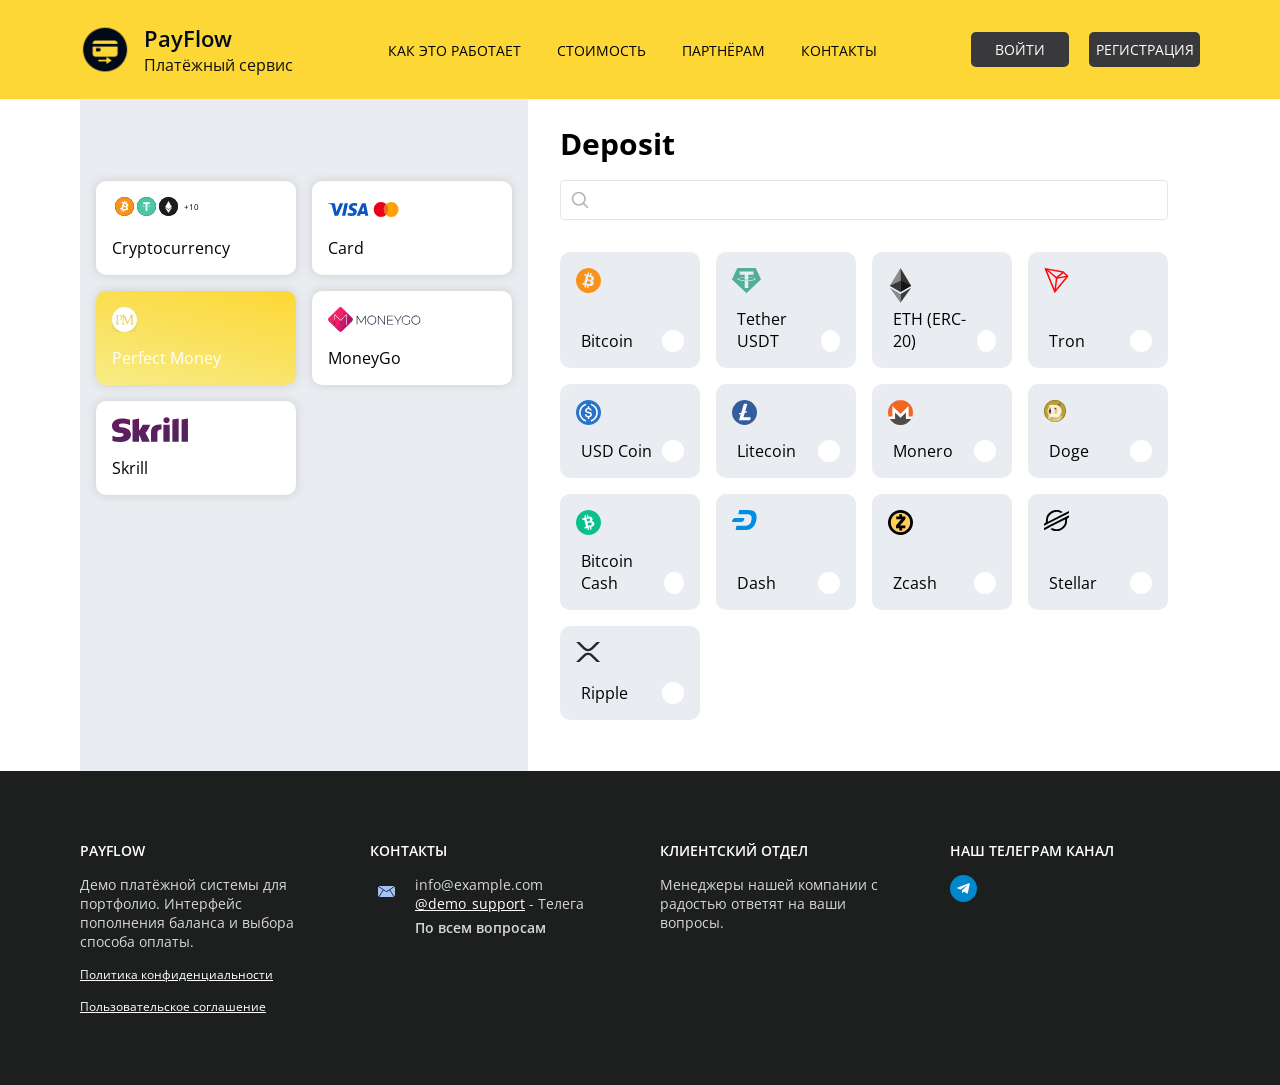
<file: cards-template/perfect-money.html>
<!doctype html>
<html lang="en">
<head>
    <meta charset="UTF-8">
    <meta name="viewport" content="width=device-width, user-scalable=no, initial-scale=1.0, maximum-scale=1.0, minimum-scale=1.0">
    <meta http-equiv="X-UA-Compatible" content="ie=edge">
    <title>Perfect Money</title>
    <link rel="icon" type="image/png" href="../static/assets/img/favicon.png" />
    <link rel="apple-touch-icon-precomposed" href="../static/assets/img/favicon.png"/>
    <link href="https://fonts.googleapis.com/css2?family=Open+Sans:wght@400;700&display=swap" rel="stylesheet">
    <link rel="stylesheet" href="../static/assets/css/main.css">
</head>
<body>
    <section class="wrapper">
        <section class="header">
            <div class="container">
                <div class="header__logo">
                    <img src="../static/assets/img/logo.png" alt="" class="header__logo-image">
                    <p class="header__logo-title">
                        <span class="bold">PayFlow</span>
                        <span>Платёжный сервис</span>
                    </p>
                </div>
                <ul class="header__menu">
                    <li class="header__menu-item"><a href="#" class="header__menu-item-link">Как это работает</a></li>
                    <li class="header__menu-item"><a href="#" class="header__menu-item-link">Стоимость</a></li>
                    <li class="header__menu-item"><a href="#" class="header__menu-item-link">Партнёрам</a></li>
                    <li class="header__menu-item"><a href="#contacts" class="header__menu-item-link">Контакты</a></li>
                </ul>
                <div class="header__auth">
                    <a href="#" class="header__auth-link">Войти</a>
                    <a href="#" class="header__auth-link">Регистрация</a>
                </div>
            </div>
        </section>

        <section class="payment-systems">
            <div class="container">
                <div class="d-flex flex-wrap">
                    <div class="payment-systems__left">
                        <div class="region opacity-0">
                            <span>Payment methods for the region</span><strong>Georgia </strong>
                            <a href="#">Change</a>
                        </div>
                        <div class="payments">
                            <a href="../index.html" class="payment ">
                                <div class="payment__icons">
                                    <svg xmlns="http://www.w3.org/2000/svg" fill="none" viewBox="0 0 18 18" id="btc-label" class="">
                                        <g>
                                            <rect class="btc-svg-mono svg-mono" width="18" height="18" fill="currentColor" rx="9"></rect>
                                            <rect class="btc-svg-color svg-color" width="18" height="18" fill="#F7931A" rx="9"></rect>
                                            <path fill="#fff" d="M12.64 7.906c.114-1.055-.634-1.727-1.778-2.155l.415-1.494-.908-.252-.42 1.486c-.237-.067-.477-.145-.723-.208l.414-1.479-.908-.252-.415 1.494c-.199-.05-1.835-.508-1.835-.508l-.272.972s.675.173.662.182c.37.102.43.35.413.544L6.149 10.33c-.048.11-.168.275-.424.207.009.015-.66-.184-.66-.184L4.58 11.39l1.833.514-.42 1.51.909.253.425-1.52c.247.075.489.145.726.21l-.423 1.51.908.253.42-1.509c1.388.407 2.691.135 3.193-1.14.297-.774-.142-1.801-.746-2.238.597-.122 1.093-.517 1.234-1.328zm-2.17 2.88c-.515 1.255-2.214.464-2.829.296l.54-2.008c.617.169 2.614.535 2.288 1.713zm.393-2.931c-.43 1.13-1.882.452-2.393.309l.488-1.824c.512.148 2.12.362 1.905 1.515z"></path>
                                        </g>
                                    </svg>
                                    <svg xmlns="http://www.w3.org/2000/svg" fill="none" viewBox="0 0 18 18" id="tether-label" class="">
                                        <g>
                                            <rect class="tether-svg svg-mono" width="18" height="18" fill="currentColor" rx="9"></rect>
                                            <rect class="tether-svg svg-color" width="18" height="18" fill="#4CC7A5" rx="9"></rect>
                                            <path fill="#fff" d="M9.814 9.3c-.046.004-.28.02-.804.02-.417 0-.713-.014-.817-.02-1.61-.076-2.812-.38-2.812-.745s1.202-.668 2.812-.747v1.19c.106.008.407.027.824.027.5 0 .75-.023.795-.027V7.809c1.607.078 2.806.382 2.806.746 0 .363-1.198.668-2.806.745h.002zm0-1.614V6.622h2.242V5H5.951v1.622h2.242v1.064C6.37 7.776 5 8.169 5 8.638c0 .47 1.37.861 3.193.953V13h1.62V9.59C11.632 9.499 13 9.107 13 8.638c0-.47-1.367-.86-3.187-.952z"></path>
                                        </g>
                                    </svg>
                                    <svg xmlns="http://www.w3.org/2000/svg" fill="none" viewBox="0 0 18 18" id="eth-label" class="">
                                        <rect class="ethereum-svg svg-mono" width="18" height="18" fill="currentColor" rx="9"></rect>
                                        <rect class="ethereum-svg svg-color" width="18" height="18" fill="#1D1C1C" rx="9"></rect>
                                        <path fill="#fff" d="M11.976 9.166l-2.84-5.082a.153.153 0 00-.272 0l-2.84 5.082a.186.186 0 00.053.242l2.84 1.881c.051.034.115.034.165 0l2.84-1.88c.077-.05.1-.16.054-.243z"></path>
                                        <path fill="#fff" d="M11.84 10.22l-2.757 1.86a.148.148 0 01-.168 0l-2.757-1.86c-.05-.034-.105.03-.071.083l2.78 4.347c.065.1.199.1.263 0l2.781-4.347c.033-.052-.022-.117-.071-.084z"></path>
                                        <path fill="#E6E7E8" d="M11.76 8.779L9.083 10.55a.148.148 0 01-.166 0L6.24 8.78l-.216.387a.186.186 0 00.053.243l2.84 1.88c.051.034.115.034.166 0l2.84-1.88c.075-.05.1-.16.053-.243l-.216-.387z"></path>
                                        <path fill="#E6E7E8" d="M11.84 10.22l-.61.41-2.1 3.283c-.064.1-.198.1-.262 0l-2.1-3.282-.61-.412c-.05-.033-.105.032-.071.084l2.78 4.347c.065.1.199.1.263 0l2.781-4.347c.033-.052-.022-.117-.072-.084z"></path>
                                    </svg>
                                    <span class="payment__current"> +10</span>
                                </div>
                                <div class="payment__title">Cryptocurrency</div>
                            </a>
                            <a href="./master-card.html" class="payment">
                                <div class="payment__icons">
                                    <svg width="41" height="13" viewBox="0 0 41 13" fill="none" xmlns="http://www.w3.org/2000/svg" id="card_visa-card">
                                        <!-- <g class="visa-svg svg-mono" fill="#fff">
                                            <path fill-rule="evenodd" clip-rule="evenodd" d="M40.22 12.798h.08l-.044-.212-.058-.28-.447-2.135a1459.488 1459.488 0 01-.83-3.968c-.126-.611-.254-1.222-.382-1.833L37.69.298c-.013-.057-.03-.08-.092-.08H34.91c-.075 0-.155.005-.23.018-.57.093-.96.412-1.181.942-.805 1.924-1.612 3.847-2.418 5.77l-2.418 5.77a.984.984 0 01-.03.08h3.335c.053 0 .075-.018.093-.067.212-.583.425-1.167.633-1.75.013-.045.035-.062.084-.062h4.052c.053 0 .076.017.084.066l.16.763.203.97c.014.066.04.08.102.08h2.84zm-4.835-9.16c.327 1.564.655 3.13.982 4.707-.907 0-1.805 0-2.712.005.57-1.579 1.137-3.144 1.708-4.713h.022z"></path>
                                            <path d="M0 .58C.027.458.049.343.075.224H5.566c.783 0 1.384.486 1.54 1.25.15.77.291 1.54.437 2.309.155.831.314 1.662.47 2.494.15.809.305 1.618.455 2.423l.018.088c.053-.137.101-.256.15-.376 1.07-2.701 2.137-5.403 3.203-8.1.027-.066.058-.088.128-.088 1.075.004 2.15 0 3.226.004h.093c-.014.031-.018.053-.027.075L10.043 12.74c-.018.048-.04.07-.093.066H6.64c-.021 0-.04 0-.066-.004-.075-.297-.154-.588-.23-.885L4.287 3.96l-.385-1.464a1.272 1.272 0 00-.668-.822 8.709 8.709 0 00-1.606-.646C1.106.873.575.744.053.603.04.59.023.585 0 .58zM28.815 3.207a6.984 6.984 0 00-1.08-.384 6.134 6.134 0 00-1.77-.204c-.397.013-.787.075-1.145.265-.235.124-.43.288-.531.54-.124.3-.062.566.141.809.186.221.425.385.673.522.456.256.916.495 1.376.747.513.283 1.004.601 1.416 1.026.442.45.739.977.845 1.605.053.322.057.645.022.972a3.84 3.84 0 01-.46 1.504c-.394.703-.965 1.216-1.664 1.6-.593.327-1.23.526-1.898.65a8.775 8.775 0 01-1.831.137c-.983-.03-1.947-.163-2.885-.464-.177-.057-.345-.124-.526-.19.199-.92.393-1.835.588-2.755.035.014.062.027.088.04.465.221.934.42 1.434.548.411.106.827.173 1.252.195.327.018.65.026.973-.018.43-.057.837-.168 1.177-.45.332-.27.456-.69.323-1.066a1.07 1.07 0 00-.296-.43 3.438 3.438 0 00-.775-.53c-.38-.203-.77-.393-1.15-.601-.553-.3-1.066-.663-1.49-1.136-.377-.42-.642-.898-.74-1.455-.088-.5-.044-.995.084-1.481.235-.862.744-1.539 1.451-2.065.65-.482 1.385-.778 2.173-.955A8.093 8.093 0 0126.73.01c.885.04 1.743.225 2.575.521.057.022.066.04.057.102-.18.84-.362 1.68-.54 2.52.005.009 0 .027-.008.053zM14.012 12.793l.132-.632c.257-1.194.51-2.383.766-3.577.26-1.211.518-2.427.778-3.639.261-1.216.522-2.432.784-3.643.07-.336.141-.672.216-1.008.01-.04.014-.075.076-.075 1.044.004 2.088 0 3.132 0h.053c-.022.12-.044.23-.07.34-.421 1.968-.841 3.94-1.266 5.907-.416 1.937-.832 3.873-1.243 5.81-.036.16-.067.314-.102.473-.009.035-.022.049-.058.049h-3.167c-.01.004-.018 0-.031-.005z"></path>
                                        </g> -->
                                        <g class="visa-svg svg-color" fill="#0855C4"><path fill-rule="evenodd" clip-rule="evenodd" d="M40.22 12.798h.08l-.044-.212-.058-.28-.447-2.135a1459.488 1459.488 0 01-.83-3.968c-.126-.611-.254-1.222-.382-1.833L37.69.298c-.013-.057-.03-.08-.092-.08H34.91c-.075 0-.155.005-.23.018-.57.093-.96.412-1.181.942-.805 1.924-1.612 3.847-2.418 5.77l-2.418 5.77a.984.984 0 01-.03.08h3.335c.053 0 .075-.018.093-.067.212-.583.425-1.167.633-1.75.013-.045.035-.062.084-.062h4.052c.053 0 .076.017.084.066l.16.763.203.97c.014.066.04.08.102.08h2.84zm-4.835-9.16c.327 1.564.655 3.13.982 4.707-.907 0-1.805 0-2.712.005.57-1.579 1.137-3.144 1.708-4.713h.022z"></path><path d="M0 .58C.027.458.049.343.075.224H5.566c.783 0 1.384.486 1.54 1.25.15.77.291 1.54.437 2.309.155.831.314 1.662.47 2.494.15.809.305 1.618.455 2.423l.018.088c.053-.137.101-.256.15-.376 1.07-2.701 2.137-5.403 3.203-8.1.027-.066.058-.088.128-.088 1.075.004 2.15 0 3.226.004h.093c-.014.031-.018.053-.027.075L10.043 12.74c-.018.048-.04.07-.093.066H6.64c-.021 0-.04 0-.066-.004-.075-.297-.154-.588-.23-.885L4.287 3.96l-.385-1.464a1.272 1.272 0 00-.668-.822 8.709 8.709 0 00-1.606-.646C1.106.873.575.744.053.603.04.59.023.585 0 .58zM28.815 3.207a6.984 6.984 0 00-1.08-.384 6.134 6.134 0 00-1.77-.204c-.397.013-.787.075-1.145.265-.235.124-.43.288-.531.54-.124.3-.062.566.141.809.186.221.425.385.673.522.456.256.916.495 1.376.747.513.283 1.004.601 1.416 1.026.442.45.739.977.845 1.605.053.322.057.645.022.972a3.84 3.84 0 01-.46 1.504c-.394.703-.965 1.216-1.664 1.6-.593.327-1.23.526-1.898.65a8.775 8.775 0 01-1.831.137c-.983-.03-1.947-.163-2.885-.464-.177-.057-.345-.124-.526-.19.199-.92.393-1.835.588-2.755.035.014.062.027.088.04.465.221.934.42 1.434.548.411.106.827.173 1.252.195.327.018.65.026.973-.018.43-.057.837-.168 1.177-.45.332-.27.456-.69.323-1.066a1.07 1.07 0 00-.296-.43 3.438 3.438 0 00-.775-.53c-.38-.203-.77-.393-1.15-.601-.553-.3-1.066-.663-1.49-1.136-.377-.42-.642-.898-.74-1.455-.088-.5-.044-.995.084-1.481.235-.862.744-1.539 1.451-2.065.65-.482 1.385-.778 2.173-.955A8.093 8.093 0 0126.73.01c.885.04 1.743.225 2.575.521.057.022.066.04.057.102-.18.84-.362 1.68-.54 2.52.005.009 0 .027-.008.053zM14.012 12.793l.132-.632c.257-1.194.51-2.383.766-3.577.26-1.211.518-2.427.778-3.639.261-1.216.522-2.432.784-3.643.07-.336.141-.672.216-1.008.01-.04.014-.075.076-.075 1.044.004 2.088 0 3.132 0h.053c-.022.12-.044.23-.07.34-.421 1.968-.841 3.94-1.266 5.907-.416 1.937-.832 3.873-1.243 5.81-.036.16-.067.314-.102.473-.009.035-.022.049-.058.049h-3.167c-.01.004-.018 0-.031-.005z"></path>
                                    </g>
                                </svg>
                                <svg width="26" height="15" viewBox="0 0 26 15" fill="none" xmlns="http://www.w3.org/2000/svg" id="card_mastercard">
                                    <g class="mastercard-svg svg-color">
                                        <path d="M7.956 15c3.986 0 7.218-3.358 7.218-7.5 0-4.142-3.232-7.5-7.218-7.5C3.969 0 .736 3.358.736 7.5c0 4.142 3.233 7.5 7.22 7.5z" fill="#EA001B"></path>
                                        <path d="M18.268 15c3.987 0 7.219-3.358 7.219-7.5 0-4.142-3.232-7.5-7.219-7.5S11.05 3.358 11.05 7.5c0 4.142 3.232 7.5 7.22 7.5z" fill="#FFA200"></path>
                                        <path fill-rule="evenodd" clip-rule="evenodd" d="M12.864 2a7.866 7.866 0 00-2.227 5.5c0 2.14.85 4.082 2.227 5.5a7.866 7.866 0 002.228-5.5c0-2.142-.85-4.083-2.228-5.5z" fill="#ED692C"></path>
                                    </g>
                                    <!-- <g class="mastercard-svg svg-mono">
                                        <path d="M7.956 15c3.986 0 7.218-3.358 7.218-7.5 0-4.142-3.232-7.5-7.218-7.5C3.969 0 .736 3.358.736 7.5c0 4.142 3.233 7.5 7.22 7.5z" fill="#ffffffbb"></path><path d="M18.268 15c3.987 0 7.219-3.358 7.219-7.5 0-4.142-3.232-7.5-7.219-7.5S11.05 3.358 11.05 7.5c0 4.142 3.232 7.5 7.22 7.5z" fill="#ffffff5e"></path>
                                        <path fill-rule="evenodd" clip-rule="evenodd" d="M12.864 2a7.866 7.866 0 00-2.227 5.5c0 2.14.85 4.082 2.227 5.5a7.866 7.866 0 002.228-5.5c0-2.142-.85-4.083-2.228-5.5z" fill="#ffffff5e"></path>
                                    </g> -->
                                </svg>
                                </div>
                                <div class="payment__title">Card</div>
                            </a>
                            <a href="./perfect-money.html" class="payment payment--active">
                                <div class="payment__icons">
                                    <svg xmlns="http://www.w3.org/2000/svg" xmlns:xlink="http://www.w3.org/1999/xlink" viewBox="0 0 25 25" id="perfectmoney-card">
                                        <defs>
                                            <filter id="perfect-money_svg__a" width="160%" height="160%" x="-30%" y="-18%" filterUnits="objectBoundingBox">
                                                <feOffset dy="3" in="SourceAlpha" result="shadowOffsetOuter1"></feOffset>
                                                <feGaussianBlur in="shadowOffsetOuter1" result="shadowBlurOuter1" stdDeviation="2"></feGaussianBlur>
                                                <feColorMatrix in="shadowBlurOuter1" values="0 0 0 0 0 0 0 0 0 0 0 0 0 0 0 0 0 0 0.09 0"></feColorMatrix>
                                            </filter>
                                            <path id="perfect-money_svg__b" d="M22.5 10C15.596 10 10 15.596 10 22.5S15.596 35 22.5 35 35 29.404 35 22.5 29.401 10 22.5 10zm-5.37 17.405h-3.592v-.584h.616a.54.54 0 00.515-.546v-2.6a16.2 16.2 0 001.244.03v2.606a.552.552 0 00.524.507h.69v.587h.003zm-4.99-4.702c1.426.312 2.877.34 4.703.237 1.353-.08 2.352-1.058 2.352-2.364 0-1.294-1.038-2.31-2.324-2.324h-.958v4.387c-.434.011-.846.011-1.244-.003v-4.098a.314.314 0 00-.295-.286h-.822v-.365h4.168c1.523 0 2.74 1.192 2.74 2.656 0 1.464-1.242 2.517-2.757 2.653-2.338.234-4.657.067-5.562-.493zm18.968 4.118h.663v.584h-3.592v-.584h.593a.548.548 0 00.543-.538v-6.598l-3.842 7.731v-.013.002l-3.98-8.015v6.944a.546.546 0 00.484.49h.885v.584H19.27v-.585h.935c0-.005-.003-.008-.003-.013a.552.552 0 00.551-.552l.006-.005.217-7.592a.323.323 0 00-.306-.304h-.61v-.584h1.52l.454-.003 3.672 7.322 3.636-7.255v-.064h2.43v.584h-.868a.324.324 0 00-.315.31v7.65c.022.273.242.49.518.504z"></path>
                                        </defs>
                                        <g fill="#fff" fill-rule="evenodd">
                                            <g fill-rule="nonzero">
                                                <g class="perfect-money-svg svg-mono " transform="translate(-10 -10)">
                                                    <use fill="#000" filter="url(#perfect-money_svg__a)" xlink:href="#perfect-money_svg__b"></use>
                                                    <use fill="#FFF" xlink:href="#perfect-money_svg__b"></use>
                                                </g>
                                            </g>
                                        </g>
                                        <g fill="none" fill-rule="evenodd">
                                            <g fill-rule="nonzero">
                                                <g>
                                                    <!-- <g class="perfect-money-svg svg-color">
                                                        <circle cx="12.5" cy="12.5" r="12.5" fill="#E0392C"></circle>
                                                        <g fill="#FFF">
                                                            <path d="M20.905 8.357h.869v-.584h-2.43v.064l-3.64 7.255-3.671-7.322-.453.003h-1.52v.584h.61a.32.32 0 01.306.304l-.22 7.592-.005.005a.553.553 0 01-.551.552l.002.014h-.935v.584h3.591v-.583h-.885a.547.547 0 01-.484-.49V9.39l3.987 8.015v-.002.013l3.842-7.73v6.597a.55.55 0 01-.543.538h-.593v.584h3.592v-.584h-.663a.548.548 0 01-.518-.504v-7.65a.317.317 0 01.312-.31z"></path><path d="M10.454 10.543c0-1.464-1.217-2.656-2.74-2.656H3.551v.365h.821c.156.01.281.133.295.286v4.097c.398.014.813.014 1.245.002V8.252h.957c1.285.013 2.324 1.03 2.324 2.323 0 1.306-1 2.283-2.353 2.364-1.829.103-3.276.075-4.702-.237.905.56 3.221.73 5.557.496 1.517-.14 2.759-1.189 2.759-2.656zm-4.541 5.771v-2.606c-.434.006-.852-.005-1.244-.03v2.6a.541.541 0 01-.515.546h-.615v.584h3.59v-.583h-.69a.556.556 0 01-.526-.51z"></path>
                                                        </g>
                                                    </g> -->
                                                </g>
                                            </g>
                                        </g>
                                    </svg>
                                </div>
                                <div class="payment__title">Perfect Money</div>
                            </a>
                            <a href="./money-go.html" class="payment ">
                                <div class="payment__icons">
                                    <svg viewBox="0 0 63 17" fill="none" xmlns="http://www.w3.org/2000/svg" id="money_go-card">
                                        <g class="money-go-svg svg-mono" fill="fff">
                                            <path d="M19.983 5.93l2.593 4.258L25.17 5.93h.439v5.963h-.439V6.754L22.765 10.7h-.378l-2.404-3.945v5.139h-.442V5.93h.442zM26.776 8.913a3.17 3.17 0 01.848-2.211 2.83 2.83 0 01.957-.655c.375-.161.772-.238 1.19-.23.418-.008.815.069 1.19.23.378.158.7.376.965.655.268.276.479.607.631.993.156.386.23.792.222 1.218.008.427-.066.833-.222 1.219a3.028 3.028 0 01-.63.997 2.84 2.84 0 01-.966.651c-.375.161-.772.237-1.19.23a2.847 2.847 0 01-1.19-.23 2.86 2.86 0 01-.957-.651 3.063 3.063 0 01-.627-.997 3.17 3.17 0 01-.221-1.219zm5.548 0c.003-.37-.059-.72-.185-1.049a2.59 2.59 0 00-.526-.86 2.337 2.337 0 00-.817-.567 2.44 2.44 0 00-1.025-.201 2.424 2.424 0 00-2.235 1.322 2.78 2.78 0 00-.31 1.355 2.78 2.78 0 00.31 1.355 2.436 2.436 0 002.235 1.32 2.435 2.435 0 002.235-1.319c.218-.41.324-.862.318-1.356zM34.38 5.93l3.929 5.231v-5.23h.446v5.962h-.438L34.39 6.666v5.227h-.45V5.93h.442zM44.266 5.93v.414H40.73v2.348h3.197v.418H40.73v2.373h3.615v.41h-4.065V5.93h3.985zM44.903 5.93h.502l2.127 3.353 2.123-3.353h.503l-2.404 3.771v2.192h-.455V9.7L44.903 5.93zM50.128 8.913a3.152 3.152 0 01.22-1.218c.156-.386.368-.717.636-.993.27-.279.598-.497.981-.655.386-.161.796-.238 1.23-.23.529 0 1.011.11 1.448.33.437.22.795.527 1.073.92l-.37.238a2.376 2.376 0 00-.908-.792 2.74 2.74 0 00-1.243-.277 2.612 2.612 0 00-1.065.2c-.33.137-.608.326-.836.568a2.646 2.646 0 00-.531.86c-.126.33-.188.68-.185 1.05a2.72 2.72 0 00.189 1.049c.131.33.313.615.547.856.233.239.516.428.848.567.335.14.692.207 1.07.201.434 0 .84-.07 1.218-.209.38-.14.68-.332.896-.579V8.865h.439v2.115c-.247.306-.607.555-1.082.748a3.847 3.847 0 01-1.471.281 3.024 3.024 0 01-1.227-.229 2.989 2.989 0 01-.993-.651 3.087 3.087 0 01-.884-2.216zM56.76 8.913a3.17 3.17 0 01.848-2.211 2.83 2.83 0 01.957-.655c.375-.161.772-.238 1.19-.23.418-.008.815.069 1.19.23.378.158.7.376.965.655.268.276.479.607.632.993.155.386.229.792.22 1.218.009.427-.065.833-.22 1.219a3.028 3.028 0 01-.632.997 2.84 2.84 0 01-.965.651c-.375.161-.772.237-1.19.23a2.847 2.847 0 01-1.19-.23 2.859 2.859 0 01-.957-.651 3.063 3.063 0 01-.627-.997 3.17 3.17 0 01-.221-1.219zm5.548 0c.003-.37-.059-.72-.185-1.049a2.59 2.59 0 00-.526-.86 2.337 2.337 0 00-.817-.567 2.44 2.44 0 00-1.025-.201 2.424 2.424 0 00-2.235 1.322 2.78 2.78 0 00-.31 1.355 2.78 2.78 0 00.31 1.355 2.436 2.436 0 002.235 1.32 2.435 2.435 0 002.236-1.319c.217-.41.323-.862.317-1.356z">

                                            </path>
                                            <path d="M7.363.596a1.594 1.594 0 012.254 0l6.767 6.767a1.594 1.594 0 010 2.254l-6.767 6.767a1.594 1.594 0 01-2.254 0L.596 9.617a1.594 1.594 0 010-2.254L7.363.596z" fill="#C0DDF7"></path>
                                            <path fill-rule="evenodd" clip-rule="evenodd" d="M4.383 5.113a.2.2 0 01.34-.14h.001l3.85 3.851 1.873-1.872a.2.2 0 01.282.281L8.713 9.25a.2.2 0 01-.304-.027L4.78 5.594v2.707a.2.2 0 11-.398 0V5.113zm6.989 1.477l.98-.98v6.542a.2.2 0 10.398 0V5.113a.2.2 0 00-.38-.085l-1.28 1.28a.2.2 0 00.282.282z"></path>
                                            <path d="M4.383 9.496a.2.2 0 01.398 0v2.656a.2.2 0 11-.398 0V9.496zM9.031 10.227a.398.398 0 11-.797 0 .398.398 0 01.797 0z"></path>
                                        </g>
                                        <g class="money-go-svg svg-color">
                                            <path d="M19.983 5.93l2.593 4.258L25.17 5.93h.439v5.963h-.439V6.754L22.765 10.7h-.378l-2.404-3.945v5.139h-.442V5.93h.442zM26.776 8.913a3.17 3.17 0 01.848-2.211 2.83 2.83 0 01.957-.655c.375-.161.772-.238 1.19-.23.418-.008.815.069 1.19.23.378.158.7.376.965.655.268.276.479.607.631.993.156.386.23.792.222 1.218.008.427-.066.833-.222 1.219a3.028 3.028 0 01-.63.997 2.84 2.84 0 01-.966.651c-.375.161-.772.237-1.19.23a2.847 2.847 0 01-1.19-.23 2.86 2.86 0 01-.957-.651 3.063 3.063 0 01-.627-.997 3.17 3.17 0 01-.221-1.219zm5.548 0c.003-.37-.059-.72-.185-1.049a2.59 2.59 0 00-.526-.86 2.337 2.337 0 00-.817-.567 2.44 2.44 0 00-1.025-.201 2.424 2.424 0 00-2.235 1.322 2.78 2.78 0 00-.31 1.355 2.78 2.78 0 00.31 1.355 2.436 2.436 0 002.235 1.32 2.435 2.435 0 002.235-1.319c.218-.41.324-.862.318-1.356zM34.38 5.93l3.929 5.231v-5.23h.446v5.962h-.438L34.39 6.666v5.227h-.45V5.93h.442zM44.266 5.93v.414H40.73v2.348h3.197v.418H40.73v2.373h3.615v.41h-4.065V5.93h3.985zM44.903 5.93h.502l2.127 3.353 2.123-3.353h.503l-2.404 3.771v2.192h-.455V9.7L44.903 5.93zM50.128 8.913a3.152 3.152 0 01.22-1.218c.156-.386.368-.717.636-.993.27-.279.598-.497.981-.655.386-.161.796-.238 1.23-.23.529 0 1.011.11 1.448.33.437.22.795.527 1.073.92l-.37.238a2.376 2.376 0 00-.908-.792 2.74 2.74 0 00-1.243-.277 2.612 2.612 0 00-1.065.2c-.33.137-.608.326-.836.568a2.646 2.646 0 00-.531.86c-.126.33-.188.68-.185 1.05a2.72 2.72 0 00.189 1.049c.131.33.313.615.547.856.233.239.516.428.848.567.335.14.692.207 1.07.201.434 0 .84-.07 1.218-.209.38-.14.68-.332.896-.579V8.865h.439v2.115c-.247.306-.607.555-1.082.748a3.847 3.847 0 01-1.471.281 3.024 3.024 0 01-1.227-.229 2.989 2.989 0 01-.993-.651 3.087 3.087 0 01-.884-2.216zM56.76 8.913a3.17 3.17 0 01.848-2.211 2.83 2.83 0 01.957-.655c.375-.161.772-.238 1.19-.23.418-.008.815.069 1.19.23.378.158.7.376.965.655.268.276.479.607.632.993.155.386.229.792.22 1.218.009.427-.065.833-.22 1.219a3.028 3.028 0 01-.632.997 2.84 2.84 0 01-.965.651c-.375.161-.772.237-1.19.23a2.847 2.847 0 01-1.19-.23 2.859 2.859 0 01-.957-.651 3.063 3.063 0 01-.627-.997 3.17 3.17 0 01-.221-1.219zm5.548 0c.003-.37-.059-.72-.185-1.049a2.59 2.59 0 00-.526-.86 2.337 2.337 0 00-.817-.567 2.44 2.44 0 00-1.025-.201 2.424 2.424 0 00-2.235 1.322 2.78 2.78 0 00-.31 1.355 2.78 2.78 0 00.31 1.355 2.436 2.436 0 002.235 1.32 2.435 2.435 0 002.236-1.319c.217-.41.323-.862.317-1.356z" fill="#0E1930">

                                            </path>
                                            <path d="M7.363.596a1.594 1.594 0 012.254 0l6.767 6.767a1.594 1.594 0 010 2.254l-6.767 6.767a1.594 1.594 0 01-2.254 0L.596 9.617a1.594 1.594 0 010-2.254L7.363.596z" fill="url(#money_go_svg__a)"></path>
                                            <path fill-rule="evenodd" clip-rule="evenodd" d="M4.383 5.113a.2.2 0 01.34-.14h.001l3.85 3.851 1.873-1.872a.2.2 0 01.282.281L8.713 9.25a.2.2 0 01-.304-.027L4.78 5.594v2.707a.2.2 0 11-.398 0V5.113zm6.989 1.477l.98-.98v6.542a.2.2 0 10.398 0V5.113a.2.2 0 00-.38-.085l-1.28 1.28a.2.2 0 00.282.282z" fill="#fff">

                                            </path>
                                            <path d="M4.383 9.496a.2.2 0 11.398 0v2.656a.2.2 0 11-.398 0V9.496zM9.031 10.227a.398.398 0 11-.797 0 .398.398 0 01.797 0z" fill="#0E1930"></path><defs><linearGradient id="money_go_svg__a" x1="6.574" y1="9.647" x2="12.684" y2="12.569" gradientUnits="userSpaceOnUse"><stop offset="0" stop-color="#F91E6A"></stop><stop offset="1" stop-color="#AE1264"></stop></linearGradient></defs></g>
                                        </svg>
                                </div>
                                <div class="payment__title">MoneyGo</div>
                            </a>
                            <a href="./skrill.html" class="payment">
                                <div class="payment__icons">
                                <svg viewBox="0 0 76 25" fill="none" xmlns="http://www.w3.org/2000/svg" id="skrill-card">
                                        <g class="skrill-svg svg-mono" fill="#fff">
                                            <g clip-path="url(#skrill_svg__a)">
                                                <path fill-rule="evenodd" clip-rule="evenodd" d="M54.536 6.14c1.721 0 3.117-1.336 3.117-2.982 0-1.647-1.396-2.983-3.117-2.983-1.719 0-3.114 1.336-3.114 2.983 0 1.646 1.395 2.981 3.114 2.981zM30.67 7.75c-.14.337-1.152 3.074-3.6 5.91V1.533l-6.522 1.234V24.75h6.522v-6.795c1.889 2.712 2.821 6.795 2.821 6.795h7.812c-.772-3.075-4.152-8.745-4.152-8.745 3.033-3.682 4.366-7.606 4.578-8.256h-7.459zm17.146-.23c-5.842.18-8.807 2.688-8.807 7.676v9.554h6.373V16.96c0-2.987.408-4.267 4.11-4.389V7.607c-.623-.126-1.676-.087-1.676-.087zM9.609 10.17c-.799-.05-2.648-.165-2.648-1.759 0-1.923 2.662-1.923 3.66-1.923 1.757 0 4.031.497 5.655.962 0 0 .906.306 1.677.619l.072.018V2.82l-.098-.028c-1.917-.642-4.146-1.26-8.278-1.26C2.524 1.532 0 5.506 0 8.91c0 1.963.879 6.58 9.038 7.113.692.04 2.527.142 2.527 1.79 0 1.36-1.502 2.161-4.03 2.161-2.77 0-5.458-.676-7.09-1.317v5.425c2.444.613 5.198.92 8.426.92 6.966 0 10.086-3.76 10.086-7.486 0-4.225-3.49-6.97-9.348-7.345zm41.768 14.58h6.321V7.768h-6.321V24.75zM69.601 2.615V24.75h6.323V1.532L69.6 2.615zm-9.225 0l6.316-1.083V24.75h-6.316V2.615z">

                                                </path>
                                            </g>
                                            <defs>
                                                <clipPath id="skrill_svg__a">
                                                    <path d="M0 0h76v25H0z"></path>
                                                </clipPath>
                                            </defs>
                                        </g>
                                        <g class="skrill-svg svg-color">
                                        <g clip-path="url(#skrill_svg__b)">
                                        <path fill-rule="evenodd" clip-rule="evenodd" d="M54.536 6.14c1.721 0 3.117-1.336 3.117-2.982 0-1.647-1.396-2.983-3.117-2.983-1.719 0-3.114 1.336-3.114 2.983 0 1.646 1.395 2.981 3.114 2.981zM30.67 7.75c-.14.337-1.152 3.074-3.6 5.91V1.533l-6.522 1.234V24.75h6.522v-6.795c1.889 2.712 2.821 6.795 2.821 6.795h7.812c-.772-3.075-4.152-8.745-4.152-8.745 3.033-3.682 4.366-7.606 4.578-8.256h-7.459zm17.146-.23c-5.842.18-8.807 2.688-8.807 7.676v9.554h6.373V16.96c0-2.987.408-4.267 4.11-4.389V7.607c-.623-.126-1.676-.087-1.676-.087zM9.609 10.17c-.799-.05-2.648-.165-2.648-1.759 0-1.923 2.662-1.923 3.66-1.923 1.757 0 4.031.497 5.655.962 0 0 .906.306 1.677.619l.072.018V2.82l-.098-.028c-1.917-.642-4.146-1.26-8.278-1.26C2.524 1.532 0 5.506 0 8.91c0 1.963.879 6.58 9.038 7.113.692.04 2.527.142 2.527 1.79 0 1.36-1.502 2.161-4.03 2.161-2.77 0-5.458-.676-7.09-1.317v5.425c2.444.613 5.198.92 8.426.92 6.966 0 10.086-3.76 10.086-7.486 0-4.225-3.49-6.97-9.348-7.345zm41.768 14.58h6.321V7.768h-6.321V24.75zM69.601 2.615V24.75h6.323V1.532L69.6 2.615zm-9.225 0l6.316-1.083V24.75h-6.316V2.615z" fill="url(#skrill_svg__c)">

                                        </path>
                                        </g>
                                        <defs>
                                            <linearGradient id="skrill_svg__c" x1="20.533" y1=".175" x2="25.775" y2="30.875" gradientUnits="userSpaceOnUse">
                                                <stop offset="0" stop-color="#6B195F"></stop>
                                                <stop offset="1" stop-color="#4C255B"></stop>
                                            </linearGradient>
                                            <clipPath id="skrill_svg__b">
                                                <path fill="#fff" d="M0 0h76v25H0z"></path>
                                            </clipPath>
                                        </defs>
                                        </g>
                                    </svg>
                                </div>
                                <div class="payment__title">Skrill</div>
                            </a>

                        </div>
                    </div>
                    <div class="payment-systems__right">

                        <!-- Deposit --- start --->
                        <div class="content deposit">
                            <h1 class="visually-hidden">Deposit</h1>
                            <div class="d-flex content__heading">
                                <h2 class="content__title">Deposit</h2>
                                <!-- <span>ID: 118379</span> -->
                            </div>
                            <div class="search">
                                <input class="search__input" type="search" id="search" data-search>
                                <div class="search__icon">
                                    <svg viewBox="0 0 24 24" fill="none" xmlns="http://www.w3.org/2000/svg"><g id="SVGRepo_bgCarrier" stroke-width="0"></g><g id="SVGRepo_tracerCarrier" stroke-linecap="round" stroke-linejoin="round"></g><g id="SVGRepo_iconCarrier"> <path d="M15.7955 15.8111L21 21M18 10.5C18 14.6421 14.6421 18 10.5 18C6.35786 18 3 14.6421 3 10.5C3 6.35786 6.35786 3 10.5 3C14.6421 3 18 6.35786 18 10.5Z" stroke="#b4b5b7" stroke-width="2" stroke-linecap="round" stroke-linejoin="round"></path> </g></svg>
                                </div>
                            </div>
                    
                            <div class="cards">
                                <article class="card">
                                    <div class="card__icon">
                                        <svg viewBox="0 0 32 32" fill="none" xmlns="http://www.w3.org/2000/svg" id="btc"><g class="btc-svg svg-mono"><path class="btc-svg__icon" d="M12.128 31.524c8.574 2.138 17.256-3.08 19.393-11.652C33.658 11.3 28.443 2.617 19.87.48 11.3-1.659 2.618 3.559.48 12.132c-2.139 8.571 3.079 17.254 11.648 19.392zm7.408-21.84c2.217.764 3.839 1.909 3.519 4.039-.23 1.559-1.095 2.312-2.242 2.577 1.575.819 2.377 2.077 1.613 4.257-.947 2.708-3.197 2.937-6.192 2.37l-.727 2.912-1.755-.438.717-2.872c-.454-.113-.92-.233-1.399-.364l-.72 2.885-1.753-.435.727-2.918-.501-.13c-.248-.065-.498-.13-.75-.193l-2.285-.57.87-2.01s1.295.345 1.277.32c.497.122.717-.202.804-.418l1.148-4.603.186.046a1.483 1.483 0 00-.182-.058l.82-3.286c.02-.373-.108-.843-.82-1.021.028-.018-1.275-.318-1.275-.318l.467-1.874 2.422.604-.002.01c.363.09.738.176 1.121.263l.72-2.884 1.755.438-.707 2.826c.472.108.946.217 1.408.332l.699-2.809 1.756.438-.72 2.884zM13.98 20.141c1.431.378 4.566 1.207 5.064-.795.509-2.043-2.521-2.724-4.004-3.058-.167-.038-.315-.07-.435-.1l-.964 3.865c.097.024.212.054.34.088zm1.354-5.646c1.196.319 3.799 1.013 4.253-.804.464-1.86-2.07-2.421-3.306-2.695-.139-.03-.261-.058-.361-.083l-.875 3.506c.083.02.18.047.29.076z" fill="#fff"></path></g><path class="btc-svg svg-color" d="M12.128 31.524c8.574 2.138 17.256-3.08 19.393-11.652C33.658 11.3 28.443 2.617 19.87.48 11.3-1.659 2.618 3.559.48 12.132c-2.139 8.571 3.079 17.254 11.648 19.392zm7.408-21.84c2.217.764 3.839 1.909 3.519 4.039-.23 1.559-1.095 2.312-2.242 2.577 1.575.819 2.377 2.077 1.613 4.257-.947 2.708-3.197 2.937-6.192 2.37l-.727 2.912-1.755-.438.717-2.872c-.454-.113-.92-.233-1.399-.364l-.72 2.885-1.753-.435.727-2.918-.501-.13c-.248-.065-.498-.13-.75-.193l-2.285-.57.87-2.01s1.295.345 1.277.32c.497.122.717-.202.804-.418l1.148-4.603.186.046a1.483 1.483 0 00-.182-.058l.82-3.286c.02-.373-.108-.843-.82-1.021.028-.018-1.275-.318-1.275-.318l.467-1.874 2.422.604-.002.01c.363.09.738.176 1.121.263l.72-2.884 1.755.438-.707 2.826c.472.108.946.217 1.408.332l.699-2.809 1.756.438-.72 2.884zM13.98 20.141c1.431.378 4.566 1.207 5.064-.795.509-2.043-2.521-2.724-4.004-3.058-.167-.038-.315-.07-.435-.1l-.964 3.865c.097.024.212.054.34.088zm1.354-5.646c1.196.319 3.799 1.013 4.253-.804.464-1.86-2.07-2.421-3.306-2.695-.139-.03-.261-.058-.361-.083l-.875 3.506c.083.02.18.047.29.076z" fill="#F7931A"></path></svg>
                                    </div>
                                    <div class="card__footer">
                                        <div class="card__title">Bitcoin</div>
                                        <div class="check">
                                            <svg xmlns="http://www.w3.org/2000/svg" viewBox="0 0 512 512" aria-hidden="true" role="img" class="icon icon-check" fill="currentColor"><path d="M435.848 83.466L172.804 346.51l-96.652-96.652c-4.686-4.686-12.284-4.686-16.971 0l-28.284 28.284c-4.686 4.686-4.686 12.284 0 16.971l133.421 133.421c4.686 4.686 12.284 4.686 16.971 0l299.813-299.813c4.686-4.686 4.686-12.284 0-16.971l-28.284-28.284c-4.686-4.686-12.284-4.686-16.97 0z"></path></svg>
                                        </div>
                                    </div>
                                </article>
                                <article class="card"  data-filter="tether">
                                    <div class="card__icon">
                                        <svg width="29" height="25" viewBox="0 0 29 25" fill="none" xmlns="http://www.w3.org/2000/svg" id="tether"><path d="M14.52 12.299c1.182 0 1.712-.031 1.814-.039h-.003c3.625-.16 6.33-.787 6.33-1.535 0-.749-2.706-1.375-6.33-1.535v2.447c-.102.01-.666.056-1.794.056-.94 0-1.62-.04-1.858-.057V9.188c-3.632.161-6.342.787-6.342 1.537 0 .75 2.71 1.377 6.342 1.535.235.011.902.039 1.842.039z" fill="#50AF95"></path><path fill-rule="evenodd" clip-rule="evenodd" d="M.022 11.13L5.31.123A.212.212 0 015.506 0h17.989a.215.215 0 01.195.123l5.287 11.007a.212.212 0 01-.046.25l-14.28 13.56a.219.219 0 01-.302 0L.069 11.378a.213.213 0 01-.047-.248zm16.312-4.384v2.19c4.104.189 7.186.994 7.186 1.96s-3.085 1.772-7.186 1.96v7.02h-3.655v-7.018c-4.11-.188-7.202-.994-7.202-1.961 0-.967 3.091-1.774 7.202-1.961v-2.19H7.622v-3.34h13.77v3.34h-5.058z" fill="#50AF95"></path>
                                        
                                        </svg>
                                    </div>
                                    <div class="card__footer">
                                        <div class="card__title">Tether USDT</div>
                                        <div class="check">
                                            <svg xmlns="http://www.w3.org/2000/svg" viewBox="0 0 512 512" aria-hidden="true" role="img" class="icon icon-check" fill="currentColor"><path d="M435.848 83.466L172.804 346.51l-96.652-96.652c-4.686-4.686-12.284-4.686-16.971 0l-28.284 28.284c-4.686 4.686-4.686 12.284 0 16.971l133.421 133.421c4.686 4.686 12.284 4.686 16.971 0l299.813-299.813c4.686-4.686 4.686-12.284 0-16.971l-28.284-28.284c-4.686-4.686-12.284-4.686-16.97 0z"></path></svg>
                                        </div>
                                    </div>
                                </article>
                                <article class="card">
                                    <div class="card__icon">
                                        <svg viewBox="0 0 23 32" fill="none" xmlns="http://www.w3.org/2000/svg" id="eth"><g class="ethereum-svg svg-mono" fill="#fff"><path d="M11.493 0l-.216.73v21.158l.216.215 9.82-5.806L11.494 0z"></path><path d="M11.492 0L1.67 16.297l9.822 5.806V0zm0 23.962l-.121.147v7.539l.121.352 9.828-13.84-9.828 5.802z"></path><path d="M11.492 32v-8.038L1.67 18.16 11.492 32zm0-9.897l9.822-5.806-9.821-4.464v10.27zM1.67 16.297l9.822 5.806v-10.27L1.67 16.297z"></path></g><g class="ethereum-svg svg-color"><path d="M11.493 0l-.216.73v21.158l.216.215 9.82-5.806L11.494 0z" fill="#343434"></path><path d="M11.492 0L1.67 16.297l9.822 5.806V0z" fill="#8C8C8C"></path><path d="M11.492 23.962l-.121.147v7.539l.121.352 9.828-13.84-9.828 5.802z" fill="#3C3C3B"></path><path d="M11.492 32v-8.038L1.67 18.16 11.492 32z" fill="#8C8C8C"></path><path d="M11.493 22.103l9.82-5.806-9.82-4.464v10.27z" fill="#141414"></path><path d="M1.67 16.297l9.822 5.806v-10.27L1.67 16.297z" fill="#393939"></path></g></svg>
                                    </div>
                                    <div class="card__footer">
                                        <div class="card__title">ETH (ERC-20)</div>
                                        <div class="check">
                                            <svg xmlns="http://www.w3.org/2000/svg" viewBox="0 0 512 512" aria-hidden="true" role="img" class="icon icon-check" fill="currentColor"><path d="M435.848 83.466L172.804 346.51l-96.652-96.652c-4.686-4.686-12.284-4.686-16.971 0l-28.284 28.284c-4.686 4.686-4.686 12.284 0 16.971l133.421 133.421c4.686 4.686 12.284 4.686 16.971 0l299.813-299.813c4.686-4.686 4.686-12.284 0-16.971l-28.284-28.284c-4.686-4.686-12.284-4.686-16.97 0z"></path></svg>
                                        </div>
                                    </div>
                                </article>
                                <article class="card">
                                    <div class="card__icon">
                                        <svg viewBox="0 0 24 24" fill="none" xmlns="http://www.w3.org/2000/svg" id="tron"><g class="tron-svg svg-mono" fill="#fff"><path d="M23.081 7.23c-1.125-1.039-2.68-2.625-3.948-3.75l-.075-.052a1.434 1.434 0 00-.417-.233C15.585 2.625 1.361-.034 1.084 0a.525.525 0 00-.218.083l-.07.056A.836.836 0 00.6.454L.581.503V.81c1.602 4.459 7.924 19.065 9.17 22.493.074.232.217.675.483.697h.06c.142 0 .75-.802.75-.802s10.86-13.17 11.959-14.573c.142-.173.267-.359.375-.555a.904.904 0 00-.297-.84zm-9.25 1.534l4.634-3.844 2.719 2.505-7.354 1.339zm-1.8-.251l-7.98-6.54 12.91 2.38-4.93 4.16zm.72 1.713l8.167-1.316-9.338 11.25 1.17-9.934zm-9.785-7.6l8.397 7.124-1.215 10.418L2.966 2.625z"></path></g><g class="tron-svg svg-color"><path d="M23.081 7.23c-1.125-1.039-2.68-2.625-3.948-3.75l-.075-.052a1.434 1.434 0 00-.417-.233C15.585 2.625 1.361-.034 1.084 0a.525.525 0 00-.218.083l-.07.056A.836.836 0 00.6.454L.581.503V.81c1.602 4.459 7.924 19.065 9.17 22.493.074.232.217.675.483.697h.06c.142 0 .75-.802.75-.802s10.86-13.17 11.959-14.573c.142-.173.267-.359.375-.555a.904.904 0 00-.297-.84zm-9.25 1.534l4.634-3.844 2.719 2.505-7.354 1.339zm-1.8-.251l-7.98-6.54 12.91 2.38-4.93 4.16zm.72 1.713l8.167-1.316-9.338 11.25 1.17-9.934zm-9.785-7.6l8.397 7.124-1.215 10.418L2.966 2.625z" fill="#FF060A"></path></g></svg>
                                    </div>
                                    <div class="card__footer">
                                        <div class="card__title">Tron</div>
                                        <div class="check">
                                            <svg xmlns="http://www.w3.org/2000/svg" viewBox="0 0 512 512" aria-hidden="true" role="img" class="icon icon-check" fill="currentColor"><path d="M435.848 83.466L172.804 346.51l-96.652-96.652c-4.686-4.686-12.284-4.686-16.971 0l-28.284 28.284c-4.686 4.686-4.686 12.284 0 16.971l133.421 133.421c4.686 4.686 12.284 4.686 16.971 0l299.813-299.813c4.686-4.686 4.686-12.284 0-16.971l-28.284-28.284c-4.686-4.686-12.284-4.686-16.97 0z"></path></svg>
                                        </div>
                                    </div>
                                </article>
                                <article class="card">
                                    <div class="card__icon">
                                        <svg viewBox="0 0 24 24" fill="none" xmlns="http://www.w3.org/2000/svg" id="usdc"><g class="usdc-svg svg-mono" fill="#fff"><path fill-rule="evenodd" clip-rule="evenodd" d="M12 24c6.65 0 12-5.35 12-12S18.65 0 12 0 0 5.35 0 12s5.35 12 12 12zm3.3-10.1c0-1.75-1.05-2.35-3.15-2.6-1.5-.2-1.8-.6-1.8-1.3 0-.7.5-1.15 1.5-1.15.9 0 1.4.3 1.65 1.05.05.15.2.25.35.25h.8c.2 0 .35-.15.35-.35v-.05c-.2-1.1-1.1-1.95-2.25-2.05V6.5c0-.2-.15-.35-.4-.4h-.75c-.2 0-.35.15-.4.4v1.15c-1.5.2-2.45 1.2-2.45 2.45 0 1.65 1 2.3 3.1 2.55 1.4.25 1.85.55 1.85 1.35s-.7 1.35-1.65 1.35c-1.3 0-1.75-.55-1.9-1.3-.05-.2-.2-.3-.35-.3h-.85c-.2 0-.35.15-.35.35v.05c.2 1.25 1 2.15 2.65 2.4v1.2c0 .2.15.35.4.4h.75c.2 0 .35-.15.4-.4v-1.2c1.5-.25 2.5-1.3 2.5-2.65zM5 9.55c-1.45 3.85.55 8.2 4.45 9.6.15.1.3.3.3.45v.7c0 .1 0 .15-.05.2-.05.2-.25.3-.45.2-2.8-.9-4.95-3.05-5.85-5.85-1.5-4.75 1.1-9.8 5.85-11.3.05-.05.15-.05.2-.05.2.05.3.2.3.4v.7c0 .25-.1.4-.3.5C7.4 5.85 5.75 7.45 5 9.55zm9.3-5.8c.05-.2.25-.3.45-.2 2.75.9 4.95 3.05 5.85 5.9 1.5 4.75-1.1 9.8-5.85 11.3-.05.05-.15.05-.2.05-.2-.05-.3-.2-.3-.4v-.7c0-.25.1-.4.3-.5 2.05-.75 3.7-2.35 4.45-4.45 1.45-3.85-.55-8.2-4.45-9.6-.15-.1-.3-.3-.3-.5v-.7c0-.1 0-.15.05-.2z"></path></g><g class="usdc-svg svg-color"><path d="M12 24c6.65 0 12-5.35 12-12S18.65 0 12 0 0 5.35 0 12s5.35 12 12 12z" fill="#2775CA"></path><path d="M15.3 13.9c0-1.75-1.05-2.35-3.15-2.6-1.5-.2-1.8-.6-1.8-1.3 0-.7.5-1.15 1.5-1.15.9 0 1.4.3 1.65 1.05.05.15.2.25.35.25h.8c.2 0 .35-.15.35-.35v-.05c-.2-1.1-1.1-1.95-2.25-2.05V6.5c0-.2-.15-.35-.4-.4h-.75c-.2 0-.35.15-.4.4v1.15c-1.5.2-2.45 1.2-2.45 2.45 0 1.65 1 2.3 3.1 2.55 1.4.25 1.85.55 1.85 1.35s-.7 1.35-1.65 1.35c-1.3 0-1.75-.55-1.9-1.3-.05-.2-.2-.3-.35-.3h-.85c-.2 0-.35.15-.35.35v.05c.2 1.25 1 2.15 2.65 2.4v1.2c0 .2.15.35.4.4h.75c.2 0 .35-.15.4-.4v-1.2c1.5-.25 2.5-1.3 2.5-2.65z" fill="#fff"></path><path d="M9.45 19.15c-3.9-1.4-5.9-5.75-4.45-9.6.75-2.1 2.4-3.7 4.45-4.45.2-.1.3-.25.3-.5v-.7c0-.2-.1-.35-.3-.4-.05 0-.15 0-.2.05C4.5 5.05 1.9 10.1 3.4 14.85c.9 2.8 3.05 4.95 5.85 5.85.2.1.4 0 .45-.2.05-.05.05-.1.05-.2v-.7c0-.15-.15-.35-.3-.45zm5.3-15.6c-.2-.1-.4 0-.45.2-.05.05-.05.1-.05.2v.7c0 .2.15.4.3.5 3.9 1.4 5.9 5.75 4.45 9.6-.75 2.1-2.4 3.7-4.45 4.45-.2.1-.3.25-.3.5v.7c0 .2.1.35.3.4.05 0 .15 0 .2-.05 4.75-1.5 7.35-6.55 5.85-11.3-.9-2.85-3.1-5-5.85-5.9z" fill="#fff"></path></g>
                                        </svg>
                                    </div>
                                    <div class="card__footer">
                                        <div class="card__title">USD Coin</div>
                                        <div class="check">
                                            <svg xmlns="http://www.w3.org/2000/svg" viewBox="0 0 512 512" aria-hidden="true" role="img" class="icon icon-check" fill="currentColor"><path d="M435.848 83.466L172.804 346.51l-96.652-96.652c-4.686-4.686-12.284-4.686-16.971 0l-28.284 28.284c-4.686 4.686-4.686 12.284 0 16.971l133.421 133.421c4.686 4.686 12.284 4.686 16.971 0l299.813-299.813c4.686-4.686 4.686-12.284 0-16.971l-28.284-28.284c-4.686-4.686-12.284-4.686-16.97 0z"></path></svg>
                                        </div>
                                    </div>
                                </article>
                                <article class="card">
                                    <div class="card__icon">
                                        <svg viewBox="0 0 22 22" fill="none" xmlns="http://www.w3.org/2000/svg" id="litecoin"><g class="litecoin-svg svg-mono" fill="#fff"><path d="M11 0a11 11 0 1011 11A10.968 10.968 0 0011.064 0H11zm.186 11.373l-1.145 3.862h6.126a.306.306 0 01.292.18.308.308 0 01.028.118v.101l-.533 1.838a.397.397 0 01-.4.293H6.18l1.572-5.353-1.758.532.4-1.225 1.757-.533 2.21-7.51a.402.402 0 01.4-.293h2.37a.309.309 0 01.32.298v.101l-1.864 6.34 1.758-.534-.373 1.279-1.785.506z"></path></g><g class="litecoin-svg svg-color"><path d="M11 20.81c5.418 0 9.81-4.392 9.81-9.81S16.417 1.19 11 1.19 1.19 5.583 1.19 11s4.392 9.81 9.81 9.81z" fill="#fff"></path><path d="M11 0a11 11 0 1011 11A10.968 10.968 0 0011.064 0H11zm.186 11.373l-1.145 3.862h6.126a.306.306 0 01.292.18.308.308 0 01.028.118v.101l-.533 1.838a.397.397 0 01-.4.293H6.18l1.572-5.353-1.758.532.4-1.225 1.757-.533 2.21-7.51a.402.402 0 01.4-.293h2.37a.309.309 0 01.32.298v.101l-1.864 6.34 1.758-.534-.373 1.279-1.785.506z" fill="#345D9D"></path></g></svg>
                                    </div>
                                    <div class="card__footer">
                                        <div class="card__title">Litecoin</div>
                                        <div class="check">
                                            <svg xmlns="http://www.w3.org/2000/svg" viewBox="0 0 512 512" aria-hidden="true" role="img" class="icon icon-check" fill="currentColor"><path d="M435.848 83.466L172.804 346.51l-96.652-96.652c-4.686-4.686-12.284-4.686-16.971 0l-28.284 28.284c-4.686 4.686-4.686 12.284 0 16.971l133.421 133.421c4.686 4.686 12.284 4.686 16.971 0l299.813-299.813c4.686-4.686 4.686-12.284 0-16.971l-28.284-28.284c-4.686-4.686-12.284-4.686-16.97 0z"></path></svg>
                                        </div>
                                    </div>
                                </article>
                                <article class="card">
                                    <div class="card__icon">
                                        <svg viewBox="0 0 24 24" fill="none" xmlns="http://www.w3.org/2000/svg" id="monero"><g class="monero-svg svg-mono" fill="#fff"><path d="M23.997 11.999c0 6.626-5.371 11.999-11.998 11.999-6.627 0-11.999-5.373-11.999-12C0 5.373 5.372 0 12 0c6.627 0 11.998 5.372 11.998 11.999z" fill="url(#monero_svg__paint0_linear)"></path><path d="M12 0C5.373 0-.008 5.38.001 11.998a12.03 12.03 0 00.609 3.79h3.59V5.694l7.798 7.798 7.798-7.798v10.094h3.59a12.03 12.03 0 00.61-3.79C24.008 5.374 18.625.003 11.999.003V0z" fill="#78B7F8"></path><path d="M10.205 15.285l-3.403-3.403v6.351H1.745a11.998 11.998 0 0020.508 0h-5.059v-6.351l-3.403 3.403-1.793 1.793-1.793-1.793z"></path></g><g class="monero-svg svg-color"><path d="M23.997 11.999c0 6.626-5.371 11.999-11.998 11.999-6.627 0-11.999-5.373-11.999-12C0 5.373 5.372 0 12 0c6.627 0 11.998 5.372 11.998 11.999z" fill="#fff"></path><path d="M12 0C5.373 0-.008 5.38.001 11.998a12.03 12.03 0 00.609 3.79h3.59V5.694l7.798 7.798 7.798-7.798v10.094h3.59a12.03 12.03 0 00.61-3.79C24.008 5.374 18.625.003 11.999.003V0z" fill="#F26822"></path><path d="M10.205 15.285l-3.403-3.403v6.351H1.745a11.998 11.998 0 0020.508 0h-5.059v-6.351l-3.403 3.403-1.793 1.793-1.793-1.793z" fill="#4D4D4D"></path></g></svg>
                                    </div>
                                    <div class="card__footer">
                                        <div class="card__title">Monero</div>
                                        <div class="check">
                                            <svg xmlns="http://www.w3.org/2000/svg" viewBox="0 0 512 512" aria-hidden="true" role="img" class="icon icon-check" fill="currentColor"><path d="M435.848 83.466L172.804 346.51l-96.652-96.652c-4.686-4.686-12.284-4.686-16.971 0l-28.284 28.284c-4.686 4.686-4.686 12.284 0 16.971l133.421 133.421c4.686 4.686 12.284 4.686 16.971 0l299.813-299.813c4.686-4.686 4.686-12.284 0-16.971l-28.284-28.284c-4.686-4.686-12.284-4.686-16.97 0z"></path></svg>
                                        </div>
                                    </div>
                                </article>
                                <article class="card">
                                    <div class="card__icon">
                                        <svg width="22" height="22" viewBox="0 0 22 22" fill="none" xmlns="http://www.w3.org/2000/svg" id="doge">
                                            <path class="doge-svg svg-mono" fill="#fff" fill-rule="evenodd" d="M21.648 11c0 5.88-4.767 10.648-10.648 10.648C5.12 21.648.352 16.88.352 11S5.12.352 11 .352 21.648 5.12 21.648 11zm-8.46-6.11s2.75.532 3.862 3.405c0 0 1.593 3.778-.767 7.128 0 0-1.474 1.848-3.313 1.848H5.341V14.35h1.593V7.816H5.372l-.03-2.926h7.846zm-1.426 9.428c.65 0 1.25-.864 1.25-.864 1.12-1.743.403-3.937.403-3.937-.54-1.532-1.315-1.694-1.315-1.694h-1.671l.03 6.495h1.303z" clip-rule="evenodd">
                                            </path>
                                            <g class="doge-svg svg-color">
                                                <path fill="#988430" d="M11 22c6.075 0 11-4.925 11-11S17.075 0 11 0 0 4.925 0 11s4.925 11 11 11z"></path>
                                                <path fill="#7A6A2A" d="M11 21.648c5.88 0 10.648-4.767 10.648-10.648C21.648 5.12 16.88.352 11 .352S.352 5.12.352 11 5.12 21.648 11 21.648z"></path>
                                                <path fill="#BA9F33" d="M11 21.423c5.757 0 10.423-4.666 10.423-10.423S16.757.577 11 .577.577 5.243.577 11 5.243 21.423 11 21.423z"></path>
                                                <path fill="#CFB66C" fill-rule="evenodd" d="M4.81 9.825c-.063-.057-.129-.114-.19-.17-.06-.057-.122-.115-.184-.171l-.185-.176c-.03-.03-.063-.057-.093-.088l-.096-.083c-.246-.234-.493-.467-.735-.7l.747.69.088.088c.03.03.062.057.092.087l.185.171c.063.057.123.114.185.176.063.062.123.12.186.176zM1.548 9.79s.893.093 1.33.155c.403.057 1.667.25 1.667.25L1.549 9.79zm0 0c.25.021.502.048.753.075.128.012.25.026.373.039l.189.021.185.027.748.12.373.062c.123.02.246.044.374.065a8.843 8.843 0 01-.374-.048l-.373-.053-.748-.11c-.062-.01-.123-.022-.185-.03l-.189-.022c-.123-.013-.25-.03-.374-.045a21.79 21.79 0 01-.753-.101zm2.908.639s-.954.242-1.276.334c-.317.088-1.276.38-1.276.38l2.552-.714z" clip-rule="evenodd"></path>
                                                <path fill="#CFB66C" fill-rule="evenodd" d="M4.457 10.429c-.212.062-.423.122-.637.18l-.638.17c-.211.063-.422.123-.633.185l-.317.088c-.105.03-.212.057-.32.087.105-.035.211-.071.316-.101l.317-.102c.212-.066.423-.128.634-.194.215-.053.427-.11.642-.162.205-.052.42-.103.636-.151zm-2.419 1.3a88.945 88.945 0 001.597-.734c.14-.066.55-.211.55-.211l-2.147.946z" clip-rule="evenodd"></path>
                                                <path fill="#CFB66C" fill-rule="evenodd" d="M2.038 11.73c.093-.035.18-.078.269-.12l.263-.122.529-.255c.176-.083.347-.176.528-.254.093-.04.186-.071.278-.102l.14-.044.142-.04c-.176.084-.362.155-.538.237-.176.088-.356.159-.537.237l-.538.237c-.18.073-.356.151-.536.226zm.117.493s1.097-.643 1.474-.85c.198-.11.837-.427.837-.427l-2.31 1.277z" clip-rule="evenodd"></path>
                                                <path fill="#CFB66C" fill-rule="evenodd" d="M2.156 12.223l.562-.347.281-.171.287-.167c.096-.057.189-.114.287-.168.046-.028.095-.053.146-.074l.15-.075c.197-.096.394-.194.603-.278-.19.12-.383.22-.577.326-.096.053-.194.101-.29.155-.096.053-.189.11-.287.162-.096.057-.189.11-.286.162l-.29.158-.586.317zm2.3-1.136s-.68.524-.902.69c-.22.168-.87.638-.87.638l1.773-1.328z" clip-rule="evenodd"></path>
                                                <path fill="#E2CC85" fill-rule="evenodd" d="M8.37 15.307l-.35-.66.203-.826 1.447-.559L9.054 12l.305-1.277.571-1.142 1.766-.278 1.297-1.237 2.802.212.55 2.995-1.059 3.772-.603 1.953-2.446.092-1.136-.787-1.33-.555-1.402-.44z" clip-rule="evenodd"></path>
                                                <path fill="#F1D789" fill-rule="evenodd" d="M12.659 15.286s-.338.155-.915.12c-.167-.225-1.336-.33-1.336-.33s-.146-.044-.405.062c-.26.106-.505.093-.735.15-.23.057-.457-.242-.633-.305-.176-.065-.41-.224-.41-.224l-.492-.048-.99-.418-1.572-1.566-.427.668-.132.828.475.98 1.28 1.167 2.495.633 1.48-.436 1.852-.783.465-.498z" clip-rule="evenodd"></path>
                                                <path fill="#F4ECB4" fill-rule="evenodd" d="M3.793 9.75l.317-.959.377-.62 1.216-.1-.365 1.064-1.016 1.808.422 1.614-.748.374-.23-.352-.185-.808-.012-.908.224-1.112z" clip-rule="evenodd"></path>
                                                <path fill="#F3E19D" fill-rule="evenodd" d="M5.156 15.22l-.233-.325s-.062-.155-.026-.29c.035-.138.03-.147.012-.198-.018-.052-.167-.23-.158-.383.008-.155-.013-.206.101-.33.12-.118.084-.325.084-.325l.155.096.035-.053s.057.044.057.114c.012-.096-.04-.541.078-.643.117-.101.326.475.326.475l-.128-.836-.33-.858-.585-.783-.036-.864v-.074s-.268.413-.343.739c-.054.224.075.496.048.819-.022.32-.048.295.03.422s.269.388.194.577c-.066.162-.29.048-.29.048s-.044.132-.105.18a.399.399 0 00-.087-.176c-.004.03-.013.07-.013.07s-.039-.122-.078-.277c-.053-.206-.11-.479-.162-.625-.021.084-.075.339-.075.339l.03.391.147.538.14.352.137.43.12.29.096.22.083.497.404.427L5 15.3l.156-.08z" clip-rule="evenodd"></path>
                                                <path fill="#F2E8B0" fill-rule="evenodd" d="M4.005 8.967s-.29.493-.374.99c-.083.497-.158 1.022-.106 1.698.054.682.155 1.1.237 1.399.141.497.506 1.187.506 1.187l.012-.026a1.876 1.876 0 01-.146-.365c-.048-.189-.066-.413-.11-.515-.04-.101-.105-.188-.137-.313-.03-.12-.035-.308-.128-.448a.91.91 0 01-.102-.356c-.018-.225.01-.476-.012-.682-.04-.344-.066-.577-.03-.757.035-.18.22-.69.334-1.096.075-.26.03-.479.167-.705a1.99 1.99 0 00.251-.559c.036-.124-.363.548-.363.548z" clip-rule="evenodd"></path>
                                                <path fill="#F5EEC0" fill-rule="evenodd" d="M5.38 8.77s-.149.044-.22.123c-.071.074-.101.137-.198.263-.096.126-.101.23-.18.388-.078.155-.25.388-.272.472-.021.083-.057.475-.101.66-.04.185.044.413.044.413l.102-.021s0 .131.101.22c.102.088.12-.295.12-.295l.379-1.28.57-.388.063-.313-.407-.242z" clip-rule="evenodd"></path>
                                                <path fill="#E6DB9D" fill-rule="evenodd" d="M5.658 9.35s-.268.018-.4.114c-.053.04-.075.071-.132.12-.105.086-.212.167-.263.28-.057.115-.12.287-.162.613-.018.137-.018.264-.03.374-.018.15-.045.269-.03.352.017.17.193.26.21.454l.365-.185.344-1.355.73-.458-.413-.462-.22.152.001.001z" clip-rule="evenodd"></path>
                                                <path fill="#E5CB7A" fill-rule="evenodd" d="M3.733 18.472l.005-.04c.053-.458.062-.805.101-1.022.057-.308.096-.423.087-.538-.012-.185-.026-.32-.008-.463.026-.188.211-.413.206-.568-.004-.122-.066-.202-.12-.277l-.095-.137s.365-.251.361-1.262a.097.097 0 01.021.009l.18.51.123.15.472.88.607.588.897.604.562.612.057 1.632-.735.954-.12.218a10.453 10.453 0 01-2.6-1.85z" clip-rule="evenodd"></path>
                                                <path fill="#D8C173" fill-rule="evenodd" d="M5.979 20.033s.012-.203.18-.335c.026.045.044.088.039.12a1.06 1.06 0 01.72-.484c.48-.088.595-.436.595-.436l1.016-.924 1.163-1.07 1.413-.497.66-.162s.013.049-.012.155a3.21 3.21 0 00.678-.17c.114-.045.22-.063.278-.004.084.078.096.263.101.374.137-.03.296-.162.423-.15.203.021.382.26.589.26.272 0 .395-.167.586-.299.113-.078.277-.176.37-.242.22-.162 2.556-.876 2.556-.876l.818.054.132.879-.07 2.298-.026.026-3.723 1.944-5.16.791a10.353 10.353 0 01-3.3-1.135l-.026-.117z" clip-rule="evenodd"></path>
                                                <path fill="#F1D789" fill-rule="evenodd" d="M4.046 18.764c.074-.153.14-.281.151-.327.01.092.026.295.06.51a7.234 7.234 0 01-.21-.183z" clip-rule="evenodd"></path>
                                                <path fill="#E0CD81" fill-rule="evenodd" d="M7.816 20.927l.667-.185.057.017s.03.018.03.079c.084-.048.155-.04.207-.071.026.056.053.245.17.268.123.027.255-.053.389-.154.131-.105.281-.237.395-.29.041.076.078.155.11.236.15-.12.41-.603.78-.595a1.4 1.4 0 01.514-.62c.344-.234.559-.252.828-.23.106-.139.238-.257.388-.347.044.017.167.092.32.021.155-.071.33-.347.559-.383a.54.54 0 01.356.075s.669-.664 1.13-.885c-.018-.053-.053-.254.488-.7.03.028.009.102.03.107.009 0 .14-.057.308-.186.207-.154.454-.317.603-.361.282-.084.58.087.58.087a.268.268 0 01.084-.039c.071-.012.123-.021.162-.035-.003.092.048.25 0 .388a.868.868 0 00.176.075c-.03.065-.096.233-.206.313.092.044.105.096.236.14a2.97 2.97 0 00-.18.282c-.038.084-.18.431-.241.563-.066.131-.155.373-.198.422-.043.049-.198.255-.317.356.106-.04.538-.17.721-.22l-.597.884a10.445 10.445 0 01-8.55.99v-.002z" clip-rule="evenodd"></path>
                                                <path fill="#DFC57C" fill-rule="evenodd" d="M5.702 9.302s-.154 0-.185.021c-.03.022.155.066.212.088.057.021.18.119.212.197.03.075 1.112.51 1.112.51l.766-.038.264-.365-.502-.44.352-1.037-.467.075-1.12.668-.563.216-.08.105z" clip-rule="evenodd"></path>
                                                <path fill="#E5CC7C" fill-rule="evenodd" d="M7.383 9.646a.12.12 0 00.106.056c.158 0 .304.04.365.12.101.128.382.537.382.537l.673.242.043-.792-.735-.51-.836.307v.04h.002z" clip-rule="evenodd"></path>
                                                <path fill="#D2C281" fill-rule="evenodd" d="M7.251 9.94s.123.008.278-.049c.155-.057.41-.18.52-.132.154.066.122.273.29.458.101.114.286.11.391.233.105.123.467.066.467.066l.137.74-.55.704-.18.876H7.86l-.68-.27-.334-.81.168-.818.237-.999z" clip-rule="evenodd"></path>
                                                <path fill="#E2C270" fill-rule="evenodd" d="M8.69 9.975a.201.201 0 00.057.009c-.022.018-.066.056-.048.158.017.101.074.23.026.308a.385.385 0 01.084.146c.03.087.04.167.237.18a.42.42 0 00-.079.062s.137.12.207.23c.071-.003.26-.062.26-.062l.039.027.084-.036s-.079-.03-.022-.22c.054-.168.102-.159.106-.171.004-.013.039-.189.039-.26a3.12 3.12 0 00.048-.374l-.057-.62-.32-.195-.26-.251-.246.462-.162.162-.013.4.02.045z" clip-rule="evenodd"></path>
                                                <path fill="#CCB360" fill-rule="evenodd" d="M9.46 9.455s.057.162.079.287a.276.276 0 00.012-.075s.045.246.053.347c.018-.004.036-.009.04.009.004.018.044.215.035.326a.887.887 0 01.299-.3.523.523 0 01.242-.096c.137-.003.237.088.4.088.396 0 .753-.29 1.017-.38.194-.065.361-.113.479-.22a1.25 1.25 0 00.25-.314c.123-.21.251-.395.38-.418a.796.796 0 01-.176.013s.039-.04.105-.093c.067-.053.146-.119.26-.119.203 0 .304.03.418.03.114-.003.18-.03.18-.03s.12.084.388.084c.269.003.449.026.59.039.14.012.612-.04.747-.035a.655.655 0 01.255.062l-.437-1.267-1.566-1.37-.933.66-1.435 1.435-1.388.515-.29.326v.496H9.46z" clip-rule="evenodd"></path>
                                                <path fill="#D5B457" fill-rule="evenodd" d="M12.575 8.729s.04-.04.105-.093c.066-.053.146-.119.26-.119.203 0 .304.03.418.03.114-.003.18-.03.18-.03s.12.084.388.084c.269.003.449.026.59.039.14.012.612-.04.747-.036a.651.651 0 01.254.063l-.197-.572-.23-.436-.655-.717-.792-.466a10.768 10.768 0 00-.272-.075l-.712.43-.646 1.672-.013.352.418.198c.106-.176.221-.317.33-.335-.098.01-.173.01-.173.01z" clip-rule="evenodd"></path>
                                                <path fill="#D2B257" fill-rule="evenodd" d="M12.566 8.848c-.062.004-.113-.009-.128-.053-.053-.15-.096-.171-.14-.171-.045 0-.105.096-.141.105-.036.009-.079-.11-.079-.11L12.04 8.6s-.23.15-.391.325c-.162.177-.428.476-.547.529-.119.053-.528.071-.669.101a.867.867 0 00-.316.155c-.022.023.062.048.075.071.012.022-.138.013-.15.036-.009.017.035.119.057.17a.29.29 0 01.123-.03c.137-.003.236.088.4.088.395 0 .753-.29 1.016-.38.195-.066.362-.114.48-.22a1.26 1.26 0 00.25-.314c.068-.108.134-.21.2-.284z" clip-rule="evenodd"></path>
                                                <path fill="#D2B159" fill-rule="evenodd" d="M6.9 17.657s-.036-.132-.362-.472c-.093-.096-.15-.176-.212-.233-.155-.146-.246-.185-.356-.269-.242-.18-.505-.18-.708-.4-.203-.22-.44-.643-.604-1.073-.162-.431-.206-.568-.206-.58 0-.013.044-.097.101-.084.057.012.057.122.071.15.029.043.06.084.096.122.084.096.203.211.264.383-.013-.146-.062-.308-.062-.308s.313.197.58.404c.269.206.379.277.457.41.079.13.264.478.352.58.089.101 1.303.484 1.303.484l.577.43.287.628-.225.352-.43.093-.7-.313-.224-.304z" clip-rule="evenodd"></path>
                                                <path fill="#C2A44D" fill-rule="evenodd" d="M5.345 15.493s.146.233.502.453c.32.194.828.37 1.28.476.26.062.52.11.753.114.628.008 1.06-.171 1.596-.23.29-.03.647-.053 1.017-.14.475-.115.756-.243 1.139-.423.277-.128.532-.224.739-.347.29-.171.502-.362.747-.418-.03.083-.062.233-.304.388.128-.004.304-.013.304-.013s-.17.102-.472.33c-.185.14-.43.378-.681.537-.162.101-.338.176-.454.237-.282.155-.395.233-.58.422a.252.252 0 01.07 0s-.232.03-.4.12c-.035 0-.096-.013-.203.017-.083.027-.194.087-.307.12-.163.047-.216.026-.216.026l.027.053s-.211-.003-.282.004c.013.003.01.009.01.009a.108.108 0 00-.036.012.37.37 0 01-.11.048c-.022.004-.04.004-.066.01.009.02.078.14.11.21-.026.018-.427.32-.427.32.012.02.023.041.03.063.013.04.018.096.03.123.03.053.048.062.048.062l-.131.03c-.071.018-.159.048-.282.066a1.143 1.143 0 01-.114.01c.018.039.096.188-.048.36-.144.173-.189.198-.233.308a.475.475 0 00-.071-.044c-.048-.021-.114-.053-.137-.096a1.145 1.145 0 01-.054.167c-.044.12-.11.237-.122.326-.049-.053-.138-.159-.26-.137-.123.021-.221.189-.242.237 0-.03-.022-.054-.027-.018a1.356 1.356 0 01-.449.78c-.003-.084-.003-.27-.012-.33-.035.035-.078.087-.335.198-.25.11-.21.22-.21.22s-.022-.176.113-.361c.137-.185.22-.272.22-.287a.08.08 0 00-.017-.039c-.018-.018-.053-.039-.053-.053.02-.009.233-.11.22-.32a.568.568 0 00-.15-.356c-.008-.01.085-.075.072-.096-.009-.013-.123-.097-.137-.141a.407.407 0 01.018-.078c.012-.04.021-.067.018-.093a.74.74 0 00-.072-.18c.013.004.102 0 .102 0s-.071-.114-.084-.167c-.012-.054-.04-.194-.053-.22.03.003.105.008.105 0 .003-.028-.066-.072-.035-.107.02.004.062.022.1.072-.02-.057-.056-.168-.13-.212a.323.323 0 01.259.018.35.35 0 01.14.15l.16.119c.11.087.25.21.475.298.048.027.17.027.26.01a.4.4 0 00.11-.045.208.208 0 01.039-.018.853.853 0 00-.066-.11c.03 0 .066.003.066.003s.021-.048-.075-.14c.022-.022.048-.036.048-.072-.03-.003-.083-.048-.096-.066.018-.012.045-.053.075-.065-.027-.022-.093-.11-.123-.12a.56.56 0 00.084-.039s-.15-.039-.198-.071c-.048-.035-.12-.096-.162-.114-.044-.018-.123-.027-.155-.062.03.009.079 0 .114 0 .027 0 .04.003.048.003-.003-.012-.003-.039.066-.048a.328.328 0 00.096-.03s-.066-.003-.14-.075c-.075-.071-.138-.128-.18-.137-.045-.009-.128.03-.18.027-.071-.009-.102-.045-.102-.045s-.236.022-.761-.299c-.454-.277-.652-.523-.652-.523a.781.781 0 01-.123-.057c-.17-.089-.407-.274-.4-.516v.002z" clip-rule="evenodd"></path>
                                                <path fill="#CAA13E" fill-rule="evenodd" d="M11.893 4.81a.23.23 0 01.106.07c.084.097.137.278-.053.472a.303.303 0 00.17.027c-.065.078-.215.246-.224.392-.009.119.066.154.066.154s-.114.132-.12.352c.055-.06.114-.116.177-.167.132-.105.313-.224.436-.299a.252.252 0 00.012.093s.23-.189.423-.105c.087.039.048.162.048.162s.12-.045.203.039c.083.084.202.3.262.383.027.04.097.114.168.23.097.162.178.333.242.51.003-.092.026-.236.29-.146.263.093.562.287.813.67.251.381.313.813.44.977.128.158.26.422.269.532.009.11-.04.467.224 1.43.075-.3.189-.963.189-.963l.062-.586.071-1.812-1.892-1.572-1.48-1.073-.962.092.06.137z" clip-rule="evenodd"></path>
                                                <path fill="#B59544" fill-rule="evenodd" d="M15.409 7.506s-.027-.176-.472-.475c-.445-.296-.792-.296-1.112-.547-.246-.197-.502-.651-.669-.8-.162-.148-.189-.576-.189-.576l.547-.457.812-1.175.687-.756.33.457.457.538.255 1.078.092 1.58-.739 1.133z" clip-rule="evenodd"></path>
                                                <path fill="#C89D3A" fill-rule="evenodd" d="M15.959 9.398a1.998 1.998 0 00-.087-.708 13.039 13.039 0 00-.493-1.255c-.048-.27-.012-.29.04-.32.05-.031.245-.142.351-.53.106-.387.436-.4.436-.4l.203-.15.308.771.269.696.083.532.063.454-.146.96-.721.651-.306-.7z" clip-rule="evenodd"></path>
                                                <path fill="#CEB052" fill-rule="evenodd" d="M5.9 20.092v-.02a.149.149 0 00.04-.035c.012-.018.021-.04.03-.044a.334.334 0 01.146-.027c.044.008.162.057.224.053.128-.003.278-.101.515-.057.356.066.44.308.646.445.14.096.286.054.308.054h.048c.009 0 .074-.075.11-.071.071.003.078.062.123.065.105.013.308-.053.41-.026a.195.195 0 01.127.128.198.198 0 01-.048.197c-.11.102-.215.198-.236.282.027.02.053.043.078.066a10.364 10.364 0 01-2.52-1.009v-.001z" clip-rule="evenodd"></path>
                                                <path fill="#CCA847" fill-rule="evenodd" d="M15.379 16.536s.277-.37.373-.554c.097-.189-.304-2.582-.304-2.582l.805-2.636-.022-.858s.04-.793.132-1.136c.11.197.454.436.529.562.035-.242.155-.753.137-1.297.066.101.224 1.121.224 1.121l.158.687.207.73.23.77.137.533.078.128.066.224.062.242.18.568.106.466.083.846c.018.065.031.13.04.198.003.092-.013.146-.013.162 0 .016.03.202.018.343-.018.141-.018.251-.128.352-.11.101-.18.705-.18.705l-.198-.132s.04-.18-.053-.343a.347.347 0 00-.374-.171c-.102.021-.304.053-.37.11-.063.057-.216.233-.356.313-.176.106-.463.114-.616.15-.155.035-.326.14-.506.263a2.82 2.82 0 01-.445.235z" clip-rule="evenodd"></path>
                                                <path fill="#C39D3C" fill-rule="evenodd" d="M15.379 20.425l.034.02a10.454 10.454 0 003.332-2.47c-.01-.36-.023-.73-.038-.866-.03-.29-.009-.586-.017-.757a11.16 11.16 0 00-.15-1.046c-.048-.18-.14-.27-.155-.27a2.146 2.146 0 00-.087.423c0 .084-.018.287-.018.338-.012-.003-.018-.035-.018-.048-.018.045-.039.123-.048.132-.009.01.013-.075 0-.092-.012-.018-.035-.01-.03-.054a.505.505 0 01.012-.078s-.053.078-.092.278c-.04.197-.04.203-.053.22-.013.022-.084.093-.088.12-.003.048.066.096.072.122.003.045-.063.251-.084.352-.021.101-.013.3-.035.4-.018.093-.036.147-.096.186.044.009.087.021.087.021s.062.264-.096.488c-.057.078-.072.114-.132.185-.12.132-.212.282-.22.38a.626.626 0 01-.013-.088s-.185.215-.264.338c-.101.159-.242.15-.281.189-.04.039-.048.11-.035.167-.036.009-.102.021-.146.159a.333.333 0 01-.159.188c-.084.048-.185.063-.237.075.045.012.063.012.084.027-.027.044-.15.114-.287.203a.6.6 0 00-.236.286c-.035.075-.088.123-.171.132.035.021.087.071.114.087-.04.009-.106.009-.224.11-.125.104-.168.134-.225.143z" clip-rule="evenodd"></path>
                                                <path fill="#D2BA6B" fill-rule="evenodd" d="M12.902 21.25a1.01 1.01 0 01.22-.117c.277-.11.571-.131.687-.167.11-.035.197-.084.334-.11l-.01.088c-.404.127-.815.229-1.232.306h.001z" clip-rule="evenodd"></path><path fill="#C0993A" fill-rule="evenodd" d="M18.022 13.948s-.056.307-.158.502a6.578 6.578 0 00-.211.462c0-.06.008-.12.021-.18-.128.075-.44.255-.528.335a1.822 1.822 0 00-.26.269c.084-.246.171-.466.185-.568-.128.093-.726.586-1.037.912l-.97.784a3.4 3.4 0 01-.346.162c-.167.071-.364.132-.51.189a.81.81 0 01.188-.287c.093-.087.37-.388.413-.528.04-.146.048-.233-.003-.356-.048.013-.159.018-.234.04-.074.02-.154.1-.154.1s.056-.325.18-.633c-.093.004-.252.03-.252.03s.221-.37.599-.628c-.116.025-.23.06-.338.105-.221.093-.463.23-.643.304.101-.14.813-1.157 1.237-2.104.422-.945.58-1.187.673-1.694.048-.25.035-.622.048-.954.012-.33.053-.625.027-.822.11.137.523.523.537 1.386.013.864-.395 2.03-.828 2.658.106.03.38.066.66-.423.282-.488.278-.625.38-.828.012.102.009.138.009.138s.41-.497.603-1.122c.04.269.155.506-.026.999-.162.445-.374.553-.374.553s.105-.017.26-.11c.026.066.021.14.065.167.045.027.106.072.114.114.049-.07.123-.162.146-.23-.017.142-.03.757.036 1.07.137-.012.277-.021.373-.268a1.1 1.1 0 00-.02.594.722.722 0 00.138-.139z" clip-rule="evenodd"></path><path fill="#A88F33" fill-rule="evenodd" d="M13.398 4.137s-.137.057-.37.057c-.204 0-.147-.079-.463-.079-.488 0-2.191.282-2.49.278-.195-.004.654.083.654.083l2.17.03.436-.034.162-.33-.1-.005z" clip-rule="evenodd"></path>
                                                <path fill="#E3C571" fill-rule="evenodd" d="M7.771 8.378s-.277.212-.395.374c-.117.162-.18.269-.313.4a.273.273 0 00.092-.012s0 .035-.021.045a.124.124 0 01.101.035c-.039.021-.146.128-.062.254.062.096.194.105.194.105s-.03.088.096.079c.273-.013.577-.132.718-.102.14.035.22.048.32.22.106.172.198.199.198.199s.062-.159.048-.396c.05-.127.08-.263.083-.4l-.092-.682-.404-.51-.524.29-.039.1v.001z" clip-rule="evenodd"></path>
                                                <path fill="#D8B65B" fill-rule="evenodd" d="M8.268 8.277s.039.092.203.101c-.018.04-.018.045-.013.075l.01.075a.166.166 0 00.047-.036c.01.04-.009.102 0 .146a.324.324 0 00.027.079.158.158 0 01.009-.018c.003-.01.035.096.123.176 0-.012.003-.025.008-.035a.123.123 0 00.022.062.065.065 0 01-.018-.012s.009.281.057.427a.2.2 0 00.021-.03c0-.01-.003.078-.012.14-.013.063-.004.15-.004.15a.467.467 0 01.105-.063c.054-.021.141-.087.194-.233.031-.082.055-.168.072-.254a.351.351 0 01.035.105c.003.045.087.022.087.022l.018-.194.105-.44.097-.272.462-.721.836-.644.73.167.616-.836-1.06-.638-1.005.105-.91 1.262-.73 1.145-.132.189z" clip-rule="evenodd"></path>
                                                <path fill="#D3AE4D" fill-rule="evenodd" d="M13.526 6.45s-.063.013-.242.106c-.18.093-.305.123-.374.26-.07.137-.075.246-.075.246s.123-.054.194-.072c.075-.017.159-.012.15.018a.204.204 0 01-.036.057s.141-.003.137.066a.368.368 0 01-.053.18c-.027.035-.137.087-.15.128-.03.084.013.087-.003.155-.012.066-.071.194-.263.418-.198.224-.282.383-.282.383s-.096-.18-.146-.335c-.035.018-.224.123-.224.123l-.438-1.525.009-.102s.039-.048.048-.137c-.066-.021-.075-.04-.162-.123-.088-.083-.159-.185-.304-.254-.022-.04-.048-.093-.155-.114a2.776 2.776 0 01-.171-.04s.057-.02.083-.065c-.065.009-.119.03-.263.027-.146-.004-.162-.01-.242.003-.08.013-.176.048-.212-.075-.039-.03-.123-.003-.194.102-.071.105-.096.188-.233.23a.478.478 0 01-.062.17c-.04.066-.102.132-.185.23-.132.155-.11.41-.32.603-.213.194.034-.537.034-.537l.339-.81.963-.942 1.495-.101.146.774.73.251.46.703z" clip-rule="evenodd"></path>
                                                <path fill="#CAA13E" fill-rule="evenodd" d="M13.762 6.621l-.628-.906-.44-.338s-.313-.576-.334-.594a4.143 4.143 0 00-.502-.057l.035.087a.231.231 0 01.106.071c.083.096.137.278-.054.472a.308.308 0 00.171.027c-.066.078-.215.245-.224.391-.009.12.066.155.066.155s-.114.132-.12.352c.054-.06.113-.117.177-.167.131-.106.313-.225.436-.3a.253.253 0 00.012.093s.23-.189.423-.105c.087.04.048.162.048.162s.119-.044.203.04c.083.083.202.298.263.382.027.04.096.114.167.23.097.162.178.333.242.51.004-.07.018-.17.141-.17l-.187-.335z" clip-rule="evenodd"></path>
                                                <path fill="#F4EFC8" fill-rule="evenodd" d="M4.343 9.195s-.044-.11 0-.326c.045-.215.114-.316.137-.633.023-.317.23-.712.23-.712l.571-.26.404.11.12.542-.512.281s-.026.12-.17.215c-.145.097-.344.171-.392.27a.784.784 0 00-.062.188s-.146-.03-.233.066c-.093.098-.09.185-.093.26z" clip-rule="evenodd"></path>
                                                <path fill="#EBCC73" fill-rule="evenodd" d="M5.496 9.051s-.048.03-.083.106c-.035-.057-.12-.396-.123-.7-.004-.304-.022-.38.049-.485.07-.105.346-.215.307-.404-.04-.18-.203-.254-.404-.203-.14.035-.246.335-.392.484-.11.114-.242.096-.277.159-.048.083-.004.167-.018.22a1.066 1.066 0 01-.128.23c-.162.233-.436.562-.472.858.012-.167.004-.17.048-.356l-.027-.045.176-.576.114-.475.255-.796.448-.814.436-.487.454.03.054.682.26 1.28.546.672-.876.59-.347.03z" clip-rule="evenodd"></path>
                                                <path fill="#E5C66B" fill-rule="evenodd" d="M5.769 9.293s-.075.018-.102.003c-.026-.014-.053-.03-.044-.048.009-.017.057-.048.057-.062a.05.05 0 00-.045-.053c-.04-.006-.053.021-.053.021s-.04-.03-.071-.035a.492.492 0 01.057-.004.555.555 0 00-.155-.044c.044-.027.132-.105.189-.105.056 0 .092-.01.083-.04-.009-.03-.053-.074-.101-.092.018-.021.03-.053-.013-.14-.044-.088-.026-.147-.012-.168.012-.027.057-.075.078-.105.022-.03.04-.071.075-.093a.937.937 0 01.132-.056c.062-.022.114-.049.15-.022.038.027.02.062.02.062s.123-.044.234.013c.11.053.379.087.379.087l.096.194-.637.547-.263.131-.054.01v-.001z" clip-rule="evenodd"></path>
                                                <path fill="#E6BD62" fill-rule="evenodd" d="M6.653 8.4s-.197.131-.242.18c.027.003.071.02.054.047-.022.027-.15.12-.221.207a1.362 1.362 0 00-.17.25.903.903 0 01-.3.207c.146 0 .44-.18.55-.18-.003.054.03.114.093.12.062.005.242.039.484-.11.242-.147.162-.255.263-.326.194-.129.272-.242.38-.314.106-.07.161-.087.161-.087s.004-.053.035-.048a.048.048 0 01.04.03s.185-.131.422-.167a.025.025 0 01-.012-.012s.017-.01.021-.018c0 0 .012-.018.021-.01.01.01.022.076.04.102.039-.017.113-.185.113-.185l.18-.514v-.47l-.14.027-1.056.448-.641.664-.075.159z" clip-rule="evenodd"></path>
                                                <path fill="#B6933F" fill-rule="evenodd" d="M9.693 6.095a.597.597 0 00.163-.066c-.021.057-.021.119-.114.254-.093.136-.096.155-.17.296-.076.146-.084.356-.156.448a.325.325 0 01.102-.03s-.071.062-.102.128c-.03.066-.083.203-.215.287-.132.083-.3.137-.479.334-.18.194-.365.44-.457.528.048-.083.114-.25.131-.36.018-.111-.003-.243.027-.389.03-.146.03-.25.176-.506.146-.254.395-1.139.395-1.139l.538-.17.162.384z" clip-rule="evenodd"></path>
                                                <path fill="#C49937" fill-rule="evenodd" d="M9.305 5.769s-.161.233-.206.44c-.044.206-.004.188-.03.29a.378.378 0 000 .188.67.67 0 01.224-.22c.153-.093.278-.159.352-.237.075-.084.137-.22.299-.326-.066-.009-.159-.04-.176-.035.066-.075.263-.189.462-.326.198-.14.186-.197.506-.338-.105.018-.155-.009-.242 0 .035-.075.158-.11.281-.233.124-.123-.078-.304-.078-.304l-.938.567-.454.534z" clip-rule="evenodd"></path>
                                                <path fill="#DFC068" fill-rule="evenodd" d="M6.758 5.345l.022-.17.269-.431.28-.757V2.953l-.02-.598.044-.392.034-.124.035-.048.23.119.317.43.03.832-.308 1.312-.88.96-.053-.099z" clip-rule="evenodd"></path>
                                                <path fill="#A88F33" fill-rule="evenodd" d="M7.458 1.743s-.14.003-.17.589c-.03.585-.045.893-.067 1.183-.021.29-.07.467-.096.638-.025.17-.04.404-.12.546-.034.066-.11.272-.286.427a1.8 1.8 0 01-.537.3c-.079.017-.476.056-.638.145-.056.03-.154.066-.263.168a3.362 3.362 0 00-.708.959c-.317.625-.634 2.389-.634 2.389l.071-.12s.01-.158.168-.436c.154-.277.11-.589.325-1.121.084-.203.189-.466.317-.69.203-.366.449-.679.696-.85.404-.277.85-.338.85-.338l.478-.317s.084-.162.194-.347c.155-.26.352-.55.395-.971.066-.625-.093-1.035-.084-1.405.01-.37.013-.642.088-.708.075-.066.021-.041.021-.041z" clip-rule="evenodd"></path>
                                                <path fill="#C99E3D" fill-rule="evenodd" d="M7.458 4.537s.211-.52.308-.98c.018-.093.053-.186.062-.26.045-.437.057-.616 0-.855-.044-.176-.215-.335-.304-.458-.087-.128-.128-.176-.11-.203a.197.197 0 01.154-.065.53.53 0 01.38.176c.137.158.245.696.245.696l.114.71.29.893-1.139.347v-.001z" clip-rule="evenodd"></path>
                                                <path fill="#B58634" fill-rule="evenodd" d="M9.443 3.996s-.04.018-.11 0a.159.159 0 01-.072.15c-.075-.03-.774.03-.774.03s-.326-.057-.428-.488c-.07-.287.054-.682.013-.942-.062-.382-.15-.457-.159-.576-.008-.12-.017-.15-.017-.224-.04-.01-.063-.022-.102-.022-.009-.035.01-.066-.03-.128.021.009.167.027.338.189.14.131.14.18.162.206.027.027.242.211.335.395.092.184.272.77.313.867a.66.66 0 00.106.167c.103.129.254.34.425.376z" clip-rule="evenodd"></path>
                                                <path fill="#A88F33" fill-rule="evenodd" d="M8.29 2.2a5.2 5.2 0 01.29.541c.104.237.167.43.298.59-.07-.207-.197-.613-.272-.757A1.735 1.735 0 008.29 2.2z" clip-rule="evenodd"></path><path fill="#E6C367" fill-rule="evenodd" d="M7.079 5.126s-.18.045-.515.221c-.11.057-.215.105-.316.15a5.53 5.53 0 01-.771.29l.026.03s0 .087.049.137c-.027.027-.383.269-.278 1.079.071-.027.155-.063.167-.063.022.004.027.063.054.063.026 0 .114-.036.206-.155-.003.048-.057.532.23.858.053-.063.188-.27.188-.27l.004-.065s.012-.23.087-.44.22-.365.22-.365l.762-1.087-.113-.383z" clip-rule="evenodd"></path>
                                                <path fill="#DCBA5A" fill-rule="evenodd" d="M6.367 6.723a.42.42 0 01-.114.057.44.44 0 01.075-.347c.123-.18.391-.413.466-.598.048-.12.027-.419.454-.801.427-.383.594-.515.594-.515l.691-.347.849.335L8.96 6.16l-.327.774L7.33 6.69l-.963.034z" clip-rule="evenodd"></path>
                                                <path fill="#E9CE77" fill-rule="evenodd" d="M6.864 6.274l.162-.203v-.144s.18-.048.374-.245c.194-.198.463-.577.7-.554.236.027.26.514.268.651.009.138.04.449.087.616.054.168-.576.801-.576.801l-.428.326-.587-1.248z" clip-rule="evenodd"></path>
                                                <path fill="#CDAE50" fill-rule="evenodd" d="M7.365 7.963s.132-.206.036-.25c.056-.129.161-.264.161-.264s.075-.185.317-.413c.242-.228.392-.38.431-.532.024-.1.037-.202.04-.304.025.02.053.04.083.056.04.018.224.171.198.48-.027.307-.141.435-.141.435s-.11.11-.189.168c-.084.057-.114.122-.254.128a.169.169 0 01.048-.027s-.146-.018-.225.054c-.078.07-.245.29-.328.356-.084.053-.176.114-.176.114z" clip-rule="evenodd"></path>
                                                <path fill="#D2A83E" fill-rule="evenodd" d="M13.284 4.501a2.144 2.144 0 00-.655-.128c-.374-.012-.92.01-1.456.013-.577.003-1.1-.198-1.826-.233-.12-.072-.423-.383-1.37.277.058-.003.688-.146.907.128.22.273.158.736.128.846-.057.245-.242.603-.317.854-.074.251-.057.383-.11.56-.054.175-.171.262-.102.465.093-.057.141-.057.296-.404.154-.347.123-.594.379-.888.25-.295.669-.7.828-.8.158-.102 1.42-.757 2.74-.133.32-.033.558-.557.558-.557z" clip-rule="evenodd"></path>
                                                <path fill="#C29637" fill-rule="evenodd" d="M8.51 4.26a.163.163 0 00-.01-.04.286.286 0 00-.047-.071s-.313-.057-.472-.04c-.278.03-.529.374-.646.55-.117.177-.263.45-.422.59a.059.059 0 00-.009-.04s.01.013-.009.03c-.017.019-.017.028-.008.036l.026.027c.01 0 .255-.11.59-.423.355-.325.628-.492.77-.55.076-.032.156-.056.237-.07z" clip-rule="evenodd"></path>
                                                <path fill="#AC8132" fill-rule="evenodd" d="M14.587 2.92s-.057.072-.129.15c-.158.168-.364.356-.54.55-.168.185-.357.33-.568.572-.212.242-.458.51-.52.589a.58.58 0 00-.102.272 2.524 2.524 0 00-.066-.044.44.44 0 00.054.078c.044.062.114.14.15.189.043.06.075.13.092.203.021.003.158.03.33-.251.17-.282.394-.59.394-.59l.356-.528.225-.449.281-.502.043-.238z" clip-rule="evenodd"></path>
                                                <path fill="#A88F33" fill-rule="evenodd" d="M14.951 2.561s-.215.176-.299.282c-.083.106-.281.383-.281.383l.071-.01.361-.32.141-.25.007-.084z" clip-rule="evenodd"></path>
                                                <path fill="#A67A2E" fill-rule="evenodd" d="M14.886 16.706s-.004-.145.078-.233c.084-.087.295-.215.502-.696.206-.48.23-.589.23-.589s-.37.317-.599.392c.053-.11.084-.189.11-.246-.03-.027-.158-.057-.17-.071.07-.071.11-.246.254-.361.185-.141.523-.383.786-.599.263-.216.78-.717.846-.863.039.057.048.092.048.092s-.26.339-.395.554c-.12.185-.11.29-.11.29l.245-.105s.071.263-.251.663c.14-.053.198-.02.278-.065-.132.083-.314.197-.485.51-.167.314-.395.679-.78.906-.373.24-.588.42-.588.42v.002z" clip-rule="evenodd"></path>
                                                <path fill="#8C6228" fill-rule="evenodd" d="M13.92 4.687s-.145.304-.166.54c-.004.058-.018.102-.018.168-.004.212.012.449-.036.559-.017-.045-.026-.075-.044-.093-.027.075-.075.308-.114.395a1.859 1.859 0 01-.053-.487c.003-.233.008-.278.008-.326-.008.071-.056.167-.074.224-.027-.048-.057-.11-.093-.162-.021.036-.048.088-.07.114a1.645 1.645 0 01-.019-.158c-.003-.093-.009-.212-.003-.237.009-.048.083-.237.242-.41.188-.206.383-.603.44-.725.056-.123.298-.634.298-.634h.185l-.268.612s-.162.335-.246.458c-.083.123-.26.475-.338.612.057-.075.105-.114.162-.185.055-.05.208-.265.208-.265z" clip-rule="evenodd"></path>
                                                <path fill="#CBA94C" fill-rule="evenodd" d="M14.955 2.538a.768.768 0 01-.14.255c-.111.132-.348.308-.463.448-.106.137-.317.511-.221.954.035-.096.101-.286.277-.502.177-.215.365-.462.458-.655.093-.194.105-.347.105-.347l.035-.044-.021-.102-.03-.007z" clip-rule="evenodd"></path>
                                                <path fill="#A88F33" fill-rule="evenodd" d="M18.56 14.344s-.072-.194-.093-.37c-.021-.176.035-.211-.03-.413-.04-.123-.11-.105-.129-.123-.017-.017-.03-.202-.026-.304a1.143 1.143 0 00-.022-.29c-.026-.021-.044-.04-.083-.17-.045-.133-.066-.198-.087-.238-.022-.039-.084-.074-.084-.114 0-.078.071-.119.071-.14-.004-.045-.057-.01-.071-.022-.018-.021.044-.15.021-.167-.009-.009-.071.066-.087.045-.018-.022-.04-.234-.071-.374-.03-.137-.063-.237-.066-.278-.004-.039-.246-.73-.305-.897a4.226 4.226 0 01-.119-.43c-.018-.084-.03-.255-.039-.237-.009.017-.003.105-.018.101-.012-.004-.057-.308-.07-.356-.013-.048-.088-.211-.106-.33-.018-.118-.057-.43-.084-.642-.027-.212-.04-.299-.04-.352a2.19 2.19 0 00-.02-.388 3.618 3.618 0 00-.168-.655c-.12-.299-.436-1.064-.493-1.255 0-.048.063-.021.063-.021s.154.388.268.687c.11.3.216.562.242.59.022.026.19.32.264.8.075.48.101.924.146 1.22.021.14.039.29.083.439.049.162.123.33.221.586.084.215.146.395.18.55.04.197.04.347.062.445.022.083.054.25.128.492.075.242.185.554.26.748.146.388.212.712.233.885.02.178.086.794.068.979z" clip-rule="evenodd"></path>
                                                <path fill="#BE9C44" fill-rule="evenodd" d="M14.964 2.517l-.009.021s.027.01.021.045c0 .049-.002.097-.009.146-.008.062-.026.11-.03.15 0 .083.013.179-.105.417-.036.066-.057.123-.075.162a.48.48 0 01-.093.155c.063-.035.287-.176.4-.155a.834.834 0 00-.271.246.612.612 0 00.21 0c.198-.03.419-.101.613-.087.212.012.128-.255.128-.255l-.244-.537-.463-.326-.073.018z" clip-rule="evenodd"></path>
                                                <path fill="#A17C34" fill-rule="evenodd" d="M16.17 6.543s-.206-.206-.29-.915c-.083-.712-.065-1.76-.065-1.76l-.167-.41s-.036-.272-.123-.373c-.088-.102-.26-.273-.338-.356-.079-.084-.168-.198-.221-.216.026-.044.146-.295.603-.299.457-.003.598.251.646.344.048.093.264.493.344 1.255.074.762.078.82.066 1.083a6.12 6.12 0 01-.141.845c-.077.306-.16.648-.314.803z" clip-rule="evenodd"></path>
                                                <path fill="#8C6228" fill-rule="evenodd" d="M15.523 7.15a.35.35 0 00.198-.045c.066-.003.304.027.488-.206.012.053.044.198-.04.326.045-.045.11-.063.12-.075.003.066.066.269-.198.762.071-.078.155-.075.23-.084.003.093.053.404-.079.572-.087.113-.23.078-.23.078a.466.466 0 000-.075c-.003-.048-.02-.096-.008-.128a.637.637 0 01-.185-.128c-.155-.146-.356-.395-.37-.58-.018-.207.167-.252.167-.252a.2.2 0 01-.04-.048c-.008-.03-.017-.078-.053-.117z" clip-rule="evenodd"></path>
                                                <path fill="#92723A" fill-rule="evenodd" d="M14.15 4.91s-.008-.012-.056.045c.008-.057.017-.11.02-.162a.558.558 0 01.088-.131 1.112 1.112 0 00-.044.101s.066-.123.162-.198c.065-.053.15-.078.185-.128.039-.053.03-.062.039-.07 0 0 .087-.058.22-.225.018-.022.045-.045.063-.066.03-.012.101-.045.185-.087.087-.048.185-.114.246-.141.119-.054.245-.048.304-.132.045-.012.093-.146.084-.26.065.027.404.237.52.696.083.326-.067.828-.129 1.07-.062.242-.07.422-.158.532-.11.146-.466.352-.554.454-.074.084-.299.296-.29.449.009.114.15.176.18.197.03.022.03.048.087.035.057-.013.078-.039.102-.039.026.004.026.01.039.01a.128.128 0 00.026-.005s-.008.162-.388.212c-.026.003-.053.012-.087.017.045-.02.071-.02.12-.087-.054-.009-.207-.018-.246-.03a.474.474 0 01.087-.105c.03-.027-.004-.035-.03-.021-.046.03-.09.065-.132.101-.044.04-.084.093-.155.14a.347.347 0 01.066-.304c-.021.004-.062.066-.101.054a.566.566 0 01.012-.194c.021-.08.137-.22.137-.22l.559-1 .12-.756-1.28.249z" clip-rule="evenodd"></path>
                                                <path fill="#B18E3E" fill-rule="evenodd" d="M14.12 4.954s-.03.02.03.062c-.008.012-.03.057-.056.087-.03.035-.063.057-.075.087-.027.063-.048.105-.048.132a.648.648 0 01-.084.308c-.027.04-.057.105-.078.15-.045.078-.084.14-.093.175-.018.063-.03.234-.03.234s.04-.048.053-.066a.494.494 0 01-.078.128c.021-.018.084-.062.189-.155.146-.123.373-.33.651-.493-.083.03-.155.03-.211.04.044-.045.444-.515.655-.56a.084.084 0 00.017-.056l-.18-.018-.364.078-.054-.281-.244.147z" clip-rule="evenodd"></path><path fill="#543E26" fill-rule="evenodd" d="M14.7 6.556s-.047.048-.092.167a.562.562 0 01-.087-.12c-.066-.11-.168-.25-.404-.17-.004-.075-.01-.114 0-.168.039-.008.158-.105.277-.245a1.15 1.15 0 00.216-.347 2.86 2.86 0 01.176-.123c.114-.078.25-.185.272-.304-.053.02-.167.074-.338.065.066-.03.167-.062.155-.194l.048-.03a.176.176 0 00-.063-.009c-.003-.012-.008-.03-.039-.021-.03.009-.035.009-.039.021-.012.004-.053 0-.084.022-.03.021-.114.092-.146.105l.03-.054s-.087.01-.149.035c-.114.04-.245.11-.379.18.012-.021.018-.035.027-.039.008-.004.03-.009.03-.012 0-.004-.009-.036-.004-.048a1.63 1.63 0 01.141-.242c.063-.084.075-.203.075-.203l.272-.137.766-.176.496.03-.062.343-.293.6-.251.547-.287.334-.263.193z" clip-rule="evenodd"></path><path fill="#806031" fill-rule="evenodd" d="M15.941 5.069s-.299.37-.383.427c.054-.114.383-.792.502-.98-.026-.022-.062-.022.022-.353-.071.167-.096.255-.155.3-.059.044-.066.03-.106.03a.074.074 0 00.01-.045s-.252-.03-.423-.03c-.172 0-.511.092-.7.167-.15.062-.233.062-.286.101-.054.045-.084.093-.11.105-.022.013-.123.045-.147.079-.021.035-.057.074-.057.083 0 .01-.008.022.018.013a2.45 2.45 0 00.15-.084 4.12 4.12 0 01.313-.162c.255-.101.335-.083.448-.105.12-.021.29-.071.404-.071.114-.004.33 0 .38.009-.022.018-.04.04-.03.114 0 .021-.018.044-.036.096a8.64 8.64 0 01-.211.51c-.078.168-.167.309-.211.396-.044.087-.141.317-.237.44-.096.122-.146.197-.176.224-.03.027-.246.185-.23.242.04-.013.287-.106.467-.308.18-.202.215-.326.356-.436.14-.11.25-.296.316-.449.056-.142.043-.186.113-.313z" clip-rule="evenodd"></path><path fill="#B6903C" fill-rule="evenodd" d="M9.496 7.832s-.04.162-.128.242c-.087.078-.242.146-.26.278-.021.131.155.197.155.197s-.096.159-.096.278c0 .123-.004.146.009.263a.117.117 0 00-.036.035s.01.114.096.185c.088.072.162.114.207.096a.42.42 0 01.018.045s.066-.167.11-.313c.045-.15.084-.128.102-.33.017-.2.21-.546.21-.546l.133-.295L9.8 7.8l-.304.032z" clip-rule="evenodd"></path><path fill="#685026" fill-rule="evenodd" d="M9.896 8.122a1.296 1.296 0 00-.122.146c-.057.078-.102.15-.185.18-.084.03-.137.03-.132.114.005.083.084.119.128.162a.209.209 0 01.066.203c.027-.013.075-.027.12-.123.044-.096.355-.682.355-.682h-.23z" clip-rule="evenodd"></path><path fill="#D4B968" fill-rule="evenodd" d="M11.123 6.77s.027-.07 0-.122c-.027-.053-.188-.071-.269-.132-.083-.062-.185-.105-.268-.078.012-.03.062-.096.02-.11-.038-.013-.184.053-.223.083-.04.03-.128.066-.146.088-.018.021-.048.062-.066.044-.018-.012-.027-.044-.057-.027-.03.018-.176.137-.203.207-.027.07-.087.224-.269.4-.181.176-.26.29-.206.356.053.066.078.018.087.075a.48.48 0 01-.009.167c-.021.093-.057.18-.009.198.123.04.242-.035.269-.013.053.048-.03.221.096.255a.393.393 0 00.255-.03l.466-.251.449-.237.229-.454-.123-.379-.024-.04h.001z" clip-rule="evenodd"></path><path fill="#CCA849" fill-rule="evenodd" d="M10.683 7.855s-.078-.12.018-.224c.096-.106.233-.15.287-.216a.082.082 0 00-.04-.026.354.354 0 01.155-.147.148.148 0 00-.101-.047c-.088 0-.141.053-.221.053-.078 0-.087-.04-.087-.04s.131-.012.119-.07c-.012-.063-.035-.063-.035-.063s.254-.105.299-.162c.044-.056.039-.123.048-.15.03 0 .206-.092.277-.053.072.04.022.146.022.146s.215-.162.325-.32c.096.008.141-.066.211-.066.088 0 .225.119.251.373.018.146.045.23.018.488-.012.146-.009.458.035.612.03.123.102.11.102.11a.199.199 0 01-.063.097c-.048.044-.053.162-.048.206a.888.888 0 00.027.096s-.057.066-.071.11c-.013.045-.071.076-.114.076-.043 0-.021-.004-.078 0-.057.003-.075.012-.11 0-.036-.013-.063-.027-.049-.141.013-.114-.44-.38-.44-.38l-.739-.263h.002z" clip-rule="evenodd"></path><path fill="#585136" fill-rule="evenodd" d="M9.834 8.98s.162.215.828.215c.317 0 .427-.03.493-.048.07-.018.338-.123.607-.44.242-.286.188-.404.188-.404l-.14-.02-.458.061-1.354.577-.164.059z" clip-rule="evenodd"></path><path fill="#252211" fill-rule="evenodd" d="M10.33 9.033s-.576.128-.576-.237c0-.356.356-.73.445-.795.093-.066.313-.14.313-.14h.532l.102.268-.045.58-.77.324z" clip-rule="evenodd"></path><path fill="#C3B378" fill-rule="evenodd" d="M10.863 7.969s-.11-.102-.361.035-.454.422-.467.682c-.012.23.189.4.502.41.233.008.374-.019.445-.036l-.11-.137-.009-.954z" clip-rule="evenodd"></path><path fill="#E6D89C" fill-rule="evenodd" d="M10.754 8.026s-.026-.022-.105.021c-.066.035-.162.128-.237.194-.048.04-.078.057-.106.087-.11.132-.202.347-.149.454.053.107.23.23.678.146l-.082-.902h.001z" clip-rule="evenodd"></path><path fill="#252211" fill-rule="evenodd" d="M10.608 8.246s-.07.11-.07.287c0 .18.1.466.474.488.287.018.48-.413.688-.58.158-.129.254-.132.254-.132s-.162-.176-.594-.404c-.428-.23-.906-.26-1.166.092.122-.009.52-.11.52-.11l.194.062-.3.298z" clip-rule="evenodd"></path><path fill="#6F674D" fill-rule="evenodd" d="M11.167 8.48c-.012-.027-.021-.063.03-.072.052-.008.075-.003.093.036.018.038.035.07.009.087-.027.014-.096 0-.132-.052zm-.083-.251s-.018.012-.01-.013c.004-.03.027-.084.084-.071.057.013.045.075.036.093-.01.017-.057.048-.093.035a.03.03 0 01-.022-.032.03.03 0 01.004-.013z" clip-rule="evenodd"></path><path fill="#AC924C" fill-rule="evenodd" d="M6.266 8.342s.14.106.304.102c.162-.004.37-.171.466-.278.057-.062.106-.128.159-.18.044-.044.074-.065.096-.096.03-.035.062-.101.078-.123-.039.03-.096.084-.155.12a1.88 1.88 0 01-.23.119c-.047.018-.546.282-.546.282l-.172.054z" clip-rule="evenodd"></path><path fill="#9F8E57" fill-rule="evenodd" d="M6.48 7.027s.079-.053.23-.087c.146-.035.44-.062.44-.062l.242.105.096.365-.176.38-.224.14-.255-.41-.352-.43z" clip-rule="evenodd"></path><path fill="#EAC970" fill-rule="evenodd" d="M6.164 7.353l-.084.063s.022-.04.04-.159c.017-.12.11-.41.245-.577.135-.167.132-.158.132-.158a.09.09 0 00-.071.018.852.852 0 01.245-.25c.114-.071.159-.093.278-.036.12.057.15.087.237.084.087-.004.162-.097.162-.097s.017.057-.048.19c-.066.13-.326.4-.326.4l-.541.37-.269.152z" clip-rule="evenodd"></path><path fill="#D7BC6B" fill-rule="evenodd" d="M6.564 6.983s.392.053.511-.057c.004.012.018.012.018.021a.031.031 0 01-.009.018.288.288 0 01.04-.004.23.23 0 00.047.01.277.277 0 00.04-.004.066.066 0 01-.027.044c.018 0 .035.004.035.018 0 .014.004.057-.018.066a.08.08 0 01-.053-.004.22.22 0 00.027.096c.035.066.11.141.21.12 0 0 .054.128-.17.413-.03.039-.063.092-.102.137a.52.52 0 00-.035.105s.38-.146.488-.48c.11-.334.132-.663.11-.97a.5.5 0 00-.039-.195c-.053-.11-.203-.093-.263-.03-.087.087-.233.304-.436.454-.207.149-.216.176-.374.242z" clip-rule="evenodd"></path><path fill="#585136" fill-rule="evenodd" d="M6.095 7.463s-.075.045-.114.212a.69.69 0 00.078.444c.043.066.14.246.343.255.05 0 .1-.01.146-.03a.924.924 0 00.198-.123c.087-.066.158-.123.15-.128-.022-.01-.538-.436-.538-.436l-.194-.217-.07.024z" clip-rule="evenodd"></path><path fill="#453A25" fill-rule="evenodd" d="M6.582 8.172s.105-.01.168-.048c.062-.04-.365-.463-.365-.463l.03.458.167.053z" clip-rule="evenodd"></path><path fill="#84754B" fill-rule="evenodd" d="M6.128 7.431s-.053.102-.053.128c-.009.088.018.362.04.449.02.092.136.233.286.233.092 0 .22-.057.22-.071 0-.018-.131-.035-.167-.102a.599.599 0 01-.035-.21c-.004-.058-.004-.12.018-.142.048-.053.057-.206.057-.206l.17-.317H6.44l-.269.167-.043.071z" clip-rule="evenodd"></path><path fill="#252211" fill-rule="evenodd" d="M6.063 7.53s.176-.234.334-.287c.159-.054.23-.022.23-.022l-.093.237-.132.146.01.075s-.022.197.11.334c.131.137.23.132.286.132.057 0 .221-.048.305-.246.074-.185.137-.422-.013-.66a.538.538 0 00-.454-.246c-.05 0-.441.02-.583.536z" clip-rule="evenodd"></path><path fill="#F7F7E7" fill-rule="evenodd" d="M10.582 8.321c-.066-.03-.004-.215.062-.272a.464.464 0 01.296-.132c.053-.003.104.03.096.066-.013.066-.105.158-.189.224-.116.091-.19.148-.265.114z" clip-rule="evenodd"></path><path fill="#F8F6DE" fill-rule="evenodd" d="M7.022 7.312c.048-.004.11.035.123.087.012.057-.03.171-.123.171-.075 0-.114-.092-.114-.12 0-.021.007-.042.018-.061.003-.006.012-.068.096-.077z" clip-rule="evenodd"></path><path fill="#D4C38B" fill-rule="evenodd" d="M6.328 7.353s-.123.057-.18.176a.467.467 0 00-.035.282.69.69 0 00.083.193c.03.04.072.066.102.063.03-.004.092-.084.092-.132s.004-.25.063-.361c.051-.11-.125-.221-.125-.221z" clip-rule="evenodd"></path><path fill="#E2D59D" fill-rule="evenodd" d="M6.346 7.344c-.022.012-.057.03-.049.053.01.022.084.036.11.088.031.053.031.11.022.137a.217.217 0 00.062-.045c.04-.044.088-.105.129-.105.026 0 .053.013.078.013.04 0 .078-.013.084-.054.008-.053-.075-.101-.123-.092.009-.035.021-.087-.018-.123-.04-.036-.162.027-.189.044a2.42 2.42 0 00-.106.084z" clip-rule="evenodd"></path><path fill="#CBAC5A" fill-rule="evenodd" d="M9.174 11.084l.263-.078.075.053s.053.114.137.128c-.027.057-.096.106-.093.146.004.04.04.072.04.072s-.237.391.23.786a6.587 6.587 0 00-.326.14c.053.013.167.036.215.079.048.043.048.057.092.083.045.027.072.063.063.079-.03-.018-.132-.071-.15-.022-.017.05-.44.03-.44.03l-.711.138s.026-.072-.048-.137c-.088-.079-.194.003-.308-.084-.15-.114-.155-.246-.203-.295.048-.03.146-.075.379-.106-.01-.018-.04-.071-.021-.12.02-.062.11-.1.083-.175.04-.01.057-.01.155-.132.093-.123.15-.15.22-.158.072-.01.115 0 .246-.123.093-.087.063-.162.063-.162s.06-.02.039-.143z" clip-rule="evenodd"></path><path fill="#D6BC6F" fill-rule="evenodd" d="M8.396 11.123c.004-.018.018-.026.114-.018.096.01.705-.056.87-.065.168-.013.757-.004 1.043.057.287.06.577.131.718.167.14.039.185.053.18.07-.004.019-.036.036-.054.031-.018-.003-.484-.146-.628-.176-.144-.03-.643-.11-.915-.105-.255.003-.356-.004-.572.02-.215.028-.571.063-.678.049-.105-.012-.084-.012-.078-.03z" clip-rule="evenodd"></path><path fill="#DFC677" fill-rule="evenodd" d="M9.829 12.518s.365.198.496.44c.097.18-.056.269-.056.269s.206 0 .18.114c-.013.07-.357.263-.586.364-.233.102-.225.097-.338.114-.11.018-.414-.035-.476.054-.062.088-.035.18-.018.194.018.012.162.03.162.03s-.03.084-.329.093c-.299.009-.374.03-.392.062-.017.03.057.012.195.035.137.021.329.035.329.035s-.063.054-.224.097c-.186.047-.476.092-.563.145.045.03.11.075.14.079a.89.89 0 00-.197.07c.027.019.063.04.063.04s-.15.18-.237.224c-.087.045-.59.278-.762.234-.43-.114-.484-.586-.59-.622-.158-.053-.232.054-.373-.021.062-.044.096-.071.162-.101-.071-.036-.44-.27-.44-.27a2.722 2.722 0 00-.128-.245c-.07-.123-.176-.287-.254-.43-.171-.317-.18-.463-.335-.643.027-.035.12-.03.12-.03l1.297.427 2.301.066.598-.854.255.03z" clip-rule="evenodd"></path><path fill="#C4A859" fill-rule="evenodd" d="M6.42 13.821c.014.016.03.029.048.04.045.03.11.065.155.119.018-.027.062-.075.14 0 .08.074.177.021.238.039.062.021.065.03.065.03s.036-.03.114-.062c.048-.018.105-.03.168-.048.057-.013.119-.03.162-.03.039.026.18.175.744-.045.532-.207.655-.23.744-.198.009-.021.018-.062.155-.057 0-.056-.114-.25-.114-.25l-.629-.216h-.343l-1.03.189-.572.326-.044.164z" clip-rule="evenodd"></path><path fill="#927D49" fill-rule="evenodd" d="M6.077 13.46s.012.096.155.197c.14.102.185.162.185.162s.026-.035.048-.07c.021-.04.039-.084.074-.097.072-.03.234.027.27.018.03-.009.02-.071.053-.071.074-.004.122.048.15.048.026 0 .092-.004.1-.018.01-.014.013-.162.114-.233a.305.305 0 01.282-.027c0 .027.004.093.075.096.071.004.078-.009.14.013.063.021.138-.004.171.101.03-.009.102-.018.084-.12.035-.026.066-.044.14-.149.019-.026.049-.056.072-.096.062 0 .137-.012.237.075-.03.021-.048.035-.057.057.026.026.05.054.071.084.027.035.045.078.078.087.075.021.198-.009.335 0a.672.672 0 01.29.087c.018-.009.018-.012.062-.003.045.008.079.012.03-.045.027.013.058.04.084.013.027-.027.048-.066.123-.075.075-.01.102.003.132-.075.04-.096-.096-.096-.096-.096s.062-.057.132-.132c.083-.078.18-.18.202-.304.04-.23-.185-.26-.185-.26l-1.087.335-1.33-.066-1.134.564z" clip-rule="evenodd"></path><path fill="#6E6342" fill-rule="evenodd" d="M5.1 10.318s-.036.045-.057.15c-.022.105-.013.092-.03.167-.018.075-.238.819-.155 1.07.082.25.224.343.313.546.018.045.035.072.044.11.03.132.004.234.04.366a.403.403 0 00.092.15c.106.11.278.214.352.29.105.11.255.334.445.355a.642.642 0 00.365-.101c.106-.066.17-.159.282-.211.078-.04.161-.054.236-.072.155-.03.296-.035.38-.018.128.027.43.12.598.12a1.63 1.63 0 00.388-.053c.254-.075.562-.204.765-.26.12-.036.215-.045.313-.066.168-.04.308-.093.388-.194-.053-.063-.119-.159-.475-.155-.404.009-.87.233-1.1.269-.23.035-.33.065-.585-.027-.252-.094-.26-.155-.26-.155s-.264-.185-.374-.656c-.11-.47 0-.813.286-1.139.075-.084.057-.158.057-.158s.189-.255.137-.493c-.057-.237-.422-.189-.422-.189l-2.023.354z" clip-rule="evenodd"></path><path fill="#39331F" fill-rule="evenodd" d="M5.404 11.11a.184.184 0 00-.021.097c.003.047.017.11.161.25.123.123.097.26.097.26s.061.013.23-.066c.131-.062.175.048.175.048a.372.372 0 01.123-.039.27.27 0 00.11-.035s.155.158.29.233c.123.066.195.11.255.066.057-.04.057-.12.053-.155a.463.463 0 00-.053-.092c-.04-.057-.101-.123-.105-.176-.01-.123.092-.27.07-.305-.02-.035-.1-.044-.298.027-.205.067-1.088-.112-1.088-.112z" clip-rule="evenodd"></path><path fill="#292311" fill-rule="evenodd" d="M5.87 11.906s-.101-.096-.066-.562a.58.58 0 01.128.012s.056.361-.062.55z" clip-rule="evenodd"></path><path fill="#252211" fill-rule="evenodd" d="M5.148 9.962a.28.28 0 00.039-.035c-.035.066-.198.33-.066.744.132.413.463.72.87.735.408.014.622-.185.867-.484.096-.12.207-.269.305-.37.145-.159.26-.203.26-.356 0-.313-.321-.454-.793-.595-.471-.14-.897-.123-1.118-.027-.215.105-.307.216-.364.388z" clip-rule="evenodd"></path><path fill="#3F3824" fill-rule="evenodd" d="M6.662 12.047l.035-.018s.01-.141.066-.137c.057.009.084.084.079.11-.004.027-.018.071-.075.066-.075.002-.105-.021-.105-.021z" clip-rule="evenodd"></path><path fill="#2D2815" fill-rule="evenodd" d="M6.504 11.449s.035-.013.078.03c.035 0 .189-.018.237.012a.18.18 0 01.062.057s-.18.04-.277 0c-.1-.034-.1-.1-.1-.1z" clip-rule="evenodd"></path><path fill="#82764F" fill-rule="evenodd" d="M7.296 11.475a.44.44 0 00-.198-.096c-.017-.003-.021.009-.035.009-.009-.004-.012-.03-.012-.03l-.058.03s-.009.012.021.035c.027.022.072.04.084.075.013.036.013.048.018.053a.19.19 0 00.096-.018c.03-.017.087-.046.084-.058z" clip-rule="evenodd"></path><path fill="#2D2816" fill-rule="evenodd" d="M6.397 11.837s.018-.123.137-.128c.123-.01.146.11.146.11l-.071.071c0-.002-.053-.077-.211-.053z" clip-rule="evenodd"></path><path fill="#574F35" fill-rule="evenodd" d="M7.171 11.308s-.066.071-.211.092c-.013-.017-.04-.053 0-.11.039-.057.083-.075.128-.057a.105.105 0 01.083.075z" clip-rule="evenodd"></path><path fill="#82764F" fill-rule="evenodd" d="M7.44 11.395c.004-.018-.009-.021 0-.03.009-.009.057-.027.066-.018.004.004 0 .018 0 .035 0 .018 0 .035-.009.048-.012.018-.048.027-.066.022-.018-.006-.021-.03-.021-.036.009-.003.03-.012.03-.02zm.304-.192c0-.009.03-.027.048-.027.027 0 .027.022.03.027.01.004.01-.004.018.012.009.017.022.045.013.063-.01.018-.045.03-.054.026a.477.477 0 01-.055-.101z" clip-rule="evenodd"></path><path fill="#6E6342" fill-rule="evenodd" d="M7.132 11.436s.04.009.093.053a.537.537 0 01-.045.027s-.003-.04-.048-.08z" clip-rule="evenodd"></path><path fill="#585136" fill-rule="evenodd" d="M7.045 11.044c-.009-.008.027-.03.048-.026.021.003.03.018.053.021.024.004.027-.009.036-.018.008-.009.039-.003.044 0a.103.103 0 01.009.013.05.05 0 01.018-.035.056.056 0 01.048-.01c.003.013.021.058.018.066-.004.01-.057.022-.066.013.009.021.048.066.053.075.005.008-.04.03-.057.026a.727.727 0 01-.204-.124zm.233-.295a.041.041 0 00-.018-.021c-.012-.004-.053 0-.053.021s.035.14.075.203c.044.062.074.114.105.128a.042.042 0 00.053-.018.996.996 0 00.009-.23 2.113 2.113 0 00-.018-.313c-.009-.008-.044-.008-.057.01a1.664 1.664 0 00-.096.22z" clip-rule="evenodd"></path><path fill="#574F35" fill-rule="evenodd" d="M7.12 11.66s-.063-.039-.123-.012c-.057.027-.053.132-.053.132a.085.085 0 00.078-.01c.04-.026.089-.07.098-.11z" clip-rule="evenodd"></path><path fill="#6E6342" fill-rule="evenodd" d="M7.427 12.112s-.03.018-.03.027a.079.079 0 00-.004.027c0 .005.04-.004.045-.01.002-.003-.01-.034-.01-.044z" clip-rule="evenodd"></path><path fill="#585136" fill-rule="evenodd" d="M7.162 12.029c.018.003.048 0 .072.009.017.009.03.026.012.048-.018.021-.035.053-.075.048-.044-.004-.087-.027-.087-.045a.085.085 0 01.021-.062c.018-.014.027-.005.057.002z" clip-rule="evenodd"></path><path fill="#574F35" fill-rule="evenodd" d="M7.141 12.047s-.057.044-.071.066c-.018.02-.105.131-.132.154a.336.336 0 01.03-.044.182.182 0 00-.074.096c-.022.066.119.101.211.128.093.027.129.035.129.035a.998.998 0 01-.088-.162c-.035-.083-.053-.092-.03-.131.018-.04.045-.066.045-.096-.011-.029-.02-.046-.02-.046z" clip-rule="evenodd"></path><path fill="#252211" fill-rule="evenodd" d="M5.112 12.187a.108.108 0 00.04 0c.026-.003.303-.105.594-.087.217.013.432.049.642.106.365.096.819.286 1.113.395.078.03.154.083.21.105.225.087.234.087.366.11.155.021.313-.03.479-.066.202-.044.55-.066.854-.11.098-.014.195-.036.29-.066 0 0-.242.242-.822.33a2.574 2.574 0 01-.709.008 2.162 2.162 0 01-.4-.071c-.105-.03-.32-.11-.586-.176-.185-.048-.391-.084-.628-.128-.584-.107-1.218-.23-1.443-.349z" clip-rule="evenodd"></path><path fill="#CFB66C" fill-rule="evenodd" d="M4.457 11.087c-.14.12-.29.233-.436.344l-.44.338c-.15.11-.295.224-.445.334a8.29 8.29 0 01-.457.317c.14-.12.29-.23.44-.338.149-.109.304-.215.448-.325l.44-.338c.15-.11.297-.225.45-.332zm-.778 1.246s.158-.132.356-.317c.246-.23.546-.523.643-.576l-.999.893z" clip-rule="evenodd"></path><path fill="#CFB66C" fill-rule="evenodd" d="M3.68 12.333c.077-.078.161-.155.245-.23l.128-.11c.04-.035.084-.075.123-.114.078-.078.155-.162.233-.242.039-.04.08-.078.123-.114a.334.334 0 01.07-.048c.022-.012.045-.035.076-.039-.018.027-.04.04-.057.062-.022.018-.04.04-.057.057-.04.04-.084.075-.123.11-.084.072-.17.141-.255.216-.083.074-.161.155-.245.23-.091.076-.175.15-.262.223zm1.064-.712s-.58.568-.7.66l.7-.66z" clip-rule="evenodd"></path><path fill="#DEC270" fill-rule="evenodd" d="M5.404 13.389s-.176.233-.159.528c.048-.155.109-.391.159-.528zm.167.233s-.062.634-.114.946c.073-.36.087-.33.114-.946zm1.166.983s-.263.774-.269.99c.057-.222.168-.674.269-.99z" clip-rule="evenodd"></path><path fill="#ECD592" fill-rule="evenodd" d="M11.876 15.418c.07-.045.212-.287.334-.348.123-.062.216-.074.326-.197.11-.128.14-.207.383-.308.338-.146.105-.335.105-.335.038-.036.077-.07.12-.101.087-.066.188-.146.18-.287-.013-.236-.058-.58-.252-.78.189-.038.55-.065.775-.122.26-.066.379-.159.379-.159s-.15-.254.092-.51c.242-.257.44-.41.586-.696-.167-.022-.422-.11-1.073.137a.815.815 0 01.101.057s-.4.11-.546.233c-.255.215-.287.391-.563.523-.276.132-.553.096-.783.203-.23.107-.263.198-.347.237.018.021-.003.057.03.087-.021.03-.146.233-.272.233.012.048.12.084.12.084s-.08.057-.278.071c.1.106.197.22.462.388-.021.045-.11.11-.074.194.039.084.14.198.546.29-.207.01-.449.057-.774.013-.326-.04-.38-.063-.58-.013.02.022.078.022.128.079-.054.003-.388-.04-.502.11-.12.155-.171.41-.162.58-.063.03-.123.084-.093.194s.189.146.29.216c.102.074.11.1.207.083.101-.021.25-.123.338-.123.087 0 .15.066.15.066s.236-.114.26-.092c.02.021.003.158.026.18.023.015.29-.143.361-.187z" clip-rule="evenodd"></path><path fill="#fff" fill-opacity=".8" fill-rule="evenodd" d="M17.05 8.295c-1.112-2.873-3.862-3.405-3.862-3.405H5.342l.03 2.926h1.562v6.534H5.341v2.92h7.63c1.838 0 3.312-1.847 3.312-1.847 2.36-3.35.767-7.128.767-7.128zm-4.039 5.16s-.598.863-1.25.863H10.46l-.031-6.495H12.1s.774.162 1.315 1.694c0 0 .718 2.194-.404 3.938z" clip-rule="evenodd"></path>
                                            </g>
                                        </svg>
                                    </div>
                                    <div class="card__footer">
                                        <div class="card__title">Doge</div>
                                        <div class="check">
                                            <svg xmlns="http://www.w3.org/2000/svg" viewBox="0 0 512 512" aria-hidden="true" role="img" class="icon icon-check" fill="currentColor"><path d="M435.848 83.466L172.804 346.51l-96.652-96.652c-4.686-4.686-12.284-4.686-16.971 0l-28.284 28.284c-4.686 4.686-4.686 12.284 0 16.971l133.421 133.421c4.686 4.686 12.284 4.686 16.971 0l299.813-299.813c4.686-4.686 4.686-12.284 0-16.971l-28.284-28.284c-4.686-4.686-12.284-4.686-16.97 0z"></path></svg>
                                        </div>
                                    </div>
                                </article>
                                <article class="card">
                                    <div class="card__icon">
                                        <svg viewBox="0 0 22 22" fill="none" xmlns="http://www.w3.org/2000/svg" id="bitcoin_cash"><g class="bitcoin-cash-svg svg-mono" fill="#fff"><path fill-rule="evenodd" clip-rule="evenodd" d="M22 11c0 6.075-4.925 11-11 11S0 17.075 0 11 4.925 0 11 0s11 4.925 11 11zM11.053 6.044c1.555-.26 2.825.009 3.378 1.262.366.997.067 1.76-.522 2.281.958.098 2.11.963 2.278 2.019.263 1.75-1.019 2.895-2.833 3.336l.505 1.957-1.178.304-.503-1.962c-.307.08-.622.159-.946.234l.505 1.974-1.178.304-.505-1.96-2.382.61-.128-1.472s.876-.21.857-.22c.33-.09.357-.352.34-.506l-1.373-5.31c-.106-.226-.332-.466-.813-.34.009-.02-.857.223-.857.223l-.324-1.262s2.125-.545 2.38-.617l-.5-1.938 1.177-.304.492 1.92c.2-.056.402-.104.602-.151.115-.028.229-.054.342-.083l-.492-1.932 1.178-.304.5 1.937zm.25 7.948c1-.207 2.764-.57 2.561-2.065-.358-1.38-2.408-.795-3.389-.515-.104.03-.197.056-.274.076l.693 2.594c.11-.029.25-.058.41-.09zm-1.044-3.777c.84-.17 2.37-.48 2.154-1.82-.442-1.247-1.977-.794-2.801-.55a7.643 7.643 0 01-.307.087l.631 2.353c.087-.022.197-.044.323-.07z"></path></g><g class="bitcoin-cash-svg svg-color"><path d="M11 22c6.075 0 11-4.925 11-11S17.075 0 11 0 0 4.925 0 11s4.925 11 11 11z" fill="#0AC18E"></path><path d="M14.431 7.306c-.553-1.253-1.823-1.521-3.378-1.262l-.5-1.937-1.178.304.492 1.932c-.31.078-.629.145-.944.235L8.43 4.657l-1.178.304.5 1.938c-.254.072-2.379.617-2.379.617l.324 1.262s.866-.243.857-.224c.48-.125.707.115.813.34l1.373 5.311c.017.154-.01.416-.34.505.02.011-.857.22-.857.22l.128 1.472s2.105-.539 2.382-.608l.505 1.96 1.178-.305-.505-1.974c.324-.075.64-.153.946-.234l.503 1.962 1.178-.304-.505-1.957c1.814-.441 3.096-1.586 2.833-3.336-.167-1.056-1.32-1.921-2.278-2.019.59-.522.888-1.284.522-2.28zm-.566 4.62c.234 1.735-2.175 1.947-2.971 2.156l-.693-2.594c.799-.209 3.267-1.088 3.663.439zm-1.452-3.53c.248 1.54-1.812 1.719-2.477 1.89l-.63-2.354c.667-.165 2.601-.964 3.107.463z" fill="#fff"></path></g></svg>
                                    </div>
                                    <div class="card__footer">
                                        <div class="card__title">Bitcoin Cash</div>
                                        <div class="check">
                                            <svg xmlns="http://www.w3.org/2000/svg" viewBox="0 0 512 512" aria-hidden="true" role="img" class="icon icon-check" fill="currentColor"><path d="M435.848 83.466L172.804 346.51l-96.652-96.652c-4.686-4.686-12.284-4.686-16.971 0l-28.284 28.284c-4.686 4.686-4.686 12.284 0 16.971l133.421 133.421c4.686 4.686 12.284 4.686 16.971 0l299.813-299.813c4.686-4.686 4.686-12.284 0-16.971l-28.284-28.284c-4.686-4.686-12.284-4.686-16.97 0z"></path></svg>
                                        </div>
                                    </div>
                                </article>
                                <article class="card">
                                    <div class="card__icon">
                                        <svg viewBox="0 0 30 24" fill="none" xmlns="http://www.w3.org/2000/svg" id="dash"><g class="dash-svg svg-mono" fill="#fff"><path d="M19.362 0H8.6l-.893 4.987 9.714.011c4.785 0 6.196 1.739 6.156 4.618-.023 1.474-.662 3.973-.939 4.785-.737 2.16-2.251 4.618-7.929 4.612l-9.443-.005L4.376 24h10.74c3.788 0 5.395-.443 7.105-1.227 3.783-1.756 6.034-5.487 6.938-10.358C30.5 5.159 28.83 0 19.362 0z"></path><path d="M3.956 9.495c-2.822 0-3.225 1.837-3.49 2.948A53.303 53.303 0 000 14.488h11.021c2.822 0 3.225-1.837 3.49-2.949.35-1.45.466-2.044.466-2.044H3.956z"></path></g><g class="dash-svg svg-color" fill="#008DE4"><path d="M19.362 0H8.6l-.893 4.987 9.714.011c4.785 0 6.196 1.739 6.156 4.618-.023 1.474-.662 3.973-.939 4.785-.737 2.16-2.251 4.618-7.929 4.612l-9.443-.005L4.376 24h10.74c3.788 0 5.395-.443 7.105-1.227 3.783-1.756 6.034-5.487 6.938-10.358C30.5 5.159 28.83 0 19.362 0z"></path><path d="M3.956 9.495c-2.822 0-3.225 1.837-3.49 2.948A53.303 53.303 0 000 14.488h11.021c2.822 0 3.225-1.837 3.49-2.949.35-1.45.466-2.044.466-2.044H3.956z"></path></g></svg>
                                    </div>
                                    <div class="card__footer">
                                        <div class="card__title">Dash</div>
                                        <div class="check">
                                            <svg xmlns="http://www.w3.org/2000/svg" viewBox="0 0 512 512" aria-hidden="true" role="img" class="icon icon-check" fill="currentColor"><path d="M435.848 83.466L172.804 346.51l-96.652-96.652c-4.686-4.686-12.284-4.686-16.971 0l-28.284 28.284c-4.686 4.686-4.686 12.284 0 16.971l133.421 133.421c4.686 4.686 12.284 4.686 16.971 0l299.813-299.813c4.686-4.686 4.686-12.284 0-16.971l-28.284-28.284c-4.686-4.686-12.284-4.686-16.97 0z"></path></svg>
                                        </div>
                                    </div>
                                </article>
                                <article class="card">
                                    <div class="card__icon">
                                        <svg width="25" height="25" viewBox="0 0 25 25" fill="none" xmlns="http://www.w3.org/2000/svg" id="zcash"><g class="zcash-svg svg-mono"><g filter="url(#zcash_svg__a)"><path fill="#fff" d="M12.5 25C5.625 25 0 19.375 0 12.5S5.625 0 12.5 0 25 5.625 25 12.5 19.375 25 12.5 25z"></path><path fill="#C3DDF7" fill-rule="evenodd" d="M2.778 12.5c0 5.348 4.37 9.722 9.722 9.722 5.353 0 9.722-4.37 9.722-9.722 0-5.348-4.37-9.722-9.722-9.722-5.348 0-9.722 4.37-9.722 9.722zm14.512 2.983h-5.417c.483-.488.9-.971 1.317-1.459 1.112-1.25 2.154-2.5 3.196-3.75.085-.101.178-.203.271-.304.29-.316.58-.63.633-.946.149-.595.121-1.223.094-1.863a17.762 17.762 0 01-.023-.774h-3.333v-2.22h-2.709v2.291H8.265v2.708h5.209c-.225.255-.434.481-.635.698a24.49 24.49 0 00-.686.76c-1.113 1.25-2.155 2.5-3.196 3.75a9.446 9.446 0 01-.272.305c-.29.315-.579.63-.633.946-.148.594-.121 1.223-.093 1.863.011.256.022.515.022.774h3.334v2.22h2.78v-2.291h3.195v-2.708z" clip-rule="evenodd"></path></g><defs><filter id="zcash_svg__a" width="33" height="33" x="-4" y="-4" color-interpolation-filters="sRGB" filterUnits="userSpaceOnUse"><feFlood flood-opacity="0" result="BackgroundImageFix"></feFlood><feGaussianBlur in="BackgroundImageFix" stdDeviation="2"></feGaussianBlur><feComposite in2="SourceAlpha" operator="in" result="effect1_backgroundBlur_1533_3138"></feComposite><feBlend in="SourceGraphic" in2="effect1_backgroundBlur_1533_3138" result="shape"></feBlend></filter></defs></g><g class="zcash-svg svg-color"><g filter="url(#zcash_svg__b)"><path fill="#000" d="M12.5 25C5.625 25 0 19.375 0 12.5S5.625 0 12.5 0 25 5.625 25 12.5 19.375 25 12.5 25z"></path><path fill="#FDCE58" fill-rule="evenodd" d="M2.778 12.5c0 5.348 4.37 9.722 9.722 9.722 5.353 0 9.722-4.37 9.722-9.722 0-5.348-4.37-9.722-9.722-9.722-5.348 0-9.722 4.37-9.722 9.722zm14.512 2.983h-5.417c.483-.488.9-.971 1.317-1.459 1.112-1.25 2.154-2.5 3.196-3.75.085-.101.178-.203.271-.304.29-.316.58-.63.633-.946.149-.595.121-1.223.094-1.863a17.762 17.762 0 01-.023-.774h-3.333v-2.22h-2.709v2.291H8.265v2.708h5.209c-.225.255-.434.481-.635.698a24.49 24.49 0 00-.686.76c-1.113 1.25-2.155 2.5-3.196 3.75a9.446 9.446 0 01-.272.305c-.29.315-.579.63-.633.946-.148.594-.121 1.223-.093 1.863.011.256.022.515.022.774h3.334v2.22h2.78v-2.291h3.195v-2.708z" clip-rule="evenodd"></path></g><defs><filter id="zcash_svg__b" width="33" height="33" x="-4" y="-4" color-interpolation-filters="sRGB" filterUnits="userSpaceOnUse"><feFlood flood-opacity="0" result="BackgroundImageFix"></feFlood><feGaussianBlur in="BackgroundImageFix" stdDeviation="2"></feGaussianBlur><feComposite in2="SourceAlpha" operator="in" result="effect1_backgroundBlur_1533_2705"></feComposite><feBlend in="SourceGraphic" in2="effect1_backgroundBlur_1533_2705" result="shape"></feBlend></filter></defs></g></svg>
                                    </div>
                                    <div class="card__footer">
                                        <div class="card__title">Zcash</div>
                                        <div class="check">
                                            <svg xmlns="http://www.w3.org/2000/svg" viewBox="0 0 512 512" aria-hidden="true" role="img" class="icon icon-check" fill="currentColor"><path d="M435.848 83.466L172.804 346.51l-96.652-96.652c-4.686-4.686-12.284-4.686-16.971 0l-28.284 28.284c-4.686 4.686-4.686 12.284 0 16.971l133.421 133.421c4.686 4.686 12.284 4.686 16.971 0l299.813-299.813c4.686-4.686 4.686-12.284 0-16.971l-28.284-28.284c-4.686-4.686-12.284-4.686-16.97 0z"></path></svg>
                                        </div>
                                    </div>
                                </article>
                                <article class="card">
                                    <div class="card__icon">
                                        <svg viewBox="0 0 26 22" fill="none" xmlns="http://www.w3.org/2000/svg" id="stellar"><g class="stellar-svg svg-mono" fill="#fff"><path d="M22.33 2.878L19.2 4.473l-15.118 7.7a9.006 9.006 0 0113.32-9.027l1.792-.913.267-.136a11 11 0 00-17.43 9.74 2 2 0 01-1.086 1.934L0 14.253V16.5l2.782-1.418.9-.46.889-.452 15.936-8.12 1.791-.912L26 3.252V1.005l-3.67 1.873zM26 5.5L5.476 15.95l-1.791.914L0 18.742v2.245l3.66-1.865 3.13-1.595 15.133-7.71A9.007 9.007 0 018.59 18.85l-.11.058-1.943.99a11 11 0 0017.43-9.743 2.003 2.003 0 011.087-1.934L26 7.74V5.5z"></path></g><g class="stellar-svg svg-color" fill="#000"><path d="M22.33 2.878L19.2 4.473l-15.118 7.7a9.006 9.006 0 0113.32-9.027l1.792-.913.267-.136a11 11 0 00-17.43 9.74 2 2 0 01-1.086 1.934L0 14.253V16.5l2.782-1.418.9-.46.889-.452 15.936-8.12 1.791-.912L26 3.252V1.005l-3.67 1.873zM26 5.5L5.476 15.95l-1.791.914L0 18.742v2.245l3.66-1.865 3.13-1.595 15.133-7.71A9.007 9.007 0 018.59 18.85l-.11.058-1.943.99a11 11 0 0017.43-9.743 2.003 2.003 0 011.087-1.934L26 7.74V5.5z"></path></g></svg>
                                    </div>
                                    <div class="card__footer">
                                        <div class="card__title">Stellar</div>
                                        <div class="check">
                                            <svg xmlns="http://www.w3.org/2000/svg" viewBox="0 0 512 512" aria-hidden="true" role="img" class="icon icon-check" fill="currentColor"><path d="M435.848 83.466L172.804 346.51l-96.652-96.652c-4.686-4.686-12.284-4.686-16.971 0l-28.284 28.284c-4.686 4.686-4.686 12.284 0 16.971l133.421 133.421c4.686 4.686 12.284 4.686 16.971 0l299.813-299.813c4.686-4.686 4.686-12.284 0-16.971l-28.284-28.284c-4.686-4.686-12.284-4.686-16.97 0z"></path></svg>
                                        </div>
                                    </div>
                                </article>
                                <article class="card">
                                    <div class="card__icon">
                                        <svg viewBox="0 0 25 20" fill="none" xmlns="http://www.w3.org/2000/svg" id="ripple"><g class="ripple-svg svg-mono" fill="#fff"><path d="M20.613 0h3.49L16.84 7.192c-2.631 2.604-6.896 2.604-9.529 0L.044 0h3.494l5.519 5.464a4.298 4.298 0 006.033 0L20.613 0zM3.493 20H0l7.311-7.237c2.631-2.603 6.896-2.603 9.529 0L24.15 20h-3.49l-5.566-5.508a4.298 4.298 0 00-6.033 0L3.493 20z"></path></g><g class="ripple-svg svg-color" fill="#23292F"><path d="M20.613 0h3.49L16.84 7.192c-2.631 2.604-6.896 2.604-9.529 0L.044 0h3.494l5.519 5.464a4.298 4.298 0 006.033 0L20.613 0zM3.493 20H0l7.311-7.237c2.631-2.603 6.896-2.603 9.529 0L24.15 20h-3.49l-5.566-5.508a4.298 4.298 0 00-6.033 0L3.493 20z"></path></g></svg>
                                    </div>
                                    <div class="card__footer">
                                        <div class="card__title">Ripple</div>
                                        <div class="check">
                                            <svg xmlns="http://www.w3.org/2000/svg" viewBox="0 0 512 512" aria-hidden="true" role="img" class="icon icon-check" fill="currentColor"><path d="M435.848 83.466L172.804 346.51l-96.652-96.652c-4.686-4.686-12.284-4.686-16.971 0l-28.284 28.284c-4.686 4.686-4.686 12.284 0 16.971l133.421 133.421c4.686 4.686 12.284 4.686 16.971 0l299.813-299.813c4.686-4.686 4.686-12.284 0-16.971l-28.284-28.284c-4.686-4.686-12.284-4.686-16.97 0z"></path></svg>
                                        </div>
                                    </div>
                                </article>
                            </div>
                        </div>
                        <!-- Deposit ---end --->

                        <!-- Tether --- start --->
                        <div class="content tether hide">
                            <div class="d-flex content__heading">
                                <h2 class="content__title">Tether USDT</h2>
                                <!-- <span>ID: 118379</span> -->
                            </div>
                            <div class="transition">
                                <article class="transition__item">
                                    <h3 class="transition__title">Tether USDT (BEP-20)</h3>
                                    <div class="d-flex">
                                        <p>transition time ~ 5 minutes</p>
                                        <span class="check">
                                            <svg xmlns="http://www.w3.org/2000/svg" viewBox="0 0 512 512" aria-hidden="true" role="img" class="icon icon-check" fill="currentColor"><path d="M435.848 83.466L172.804 346.51l-96.652-96.652c-4.686-4.686-12.284-4.686-16.971 0l-28.284 28.284c-4.686 4.686-4.686 12.284 0 16.971l133.421 133.421c4.686 4.686 12.284 4.686 16.971 0l299.813-299.813c4.686-4.686 4.686-12.284 0-16.971l-28.284-28.284c-4.686-4.686-12.284-4.686-16.97 0z"></path></svg>
                                        </span>
                                    </div>
                                </article>
                                <article class="transition__item">
                                    <h3 class="transition__title">Tether USDT (ERC-20)</h3>
                                    <div  class="d-flex">
                                        <p>transition time ~ 10 minutes</p>
                                        <span class="check">
                                            <svg xmlns="http://www.w3.org/2000/svg" viewBox="0 0 512 512" aria-hidden="true" role="img" class="icon icon-check" fill="currentColor"><path d="M435.848 83.466L172.804 346.51l-96.652-96.652c-4.686-4.686-12.284-4.686-16.971 0l-28.284 28.284c-4.686 4.686-4.686 12.284 0 16.971l133.421 133.421c4.686 4.686 12.284 4.686 16.971 0l299.813-299.813c4.686-4.686 4.686-12.284 0-16.971l-28.284-28.284c-4.686-4.686-12.284-4.686-16.97 0z"></path></svg>
                                        </span>
                                    </div>
                                </article>
                                <article class="transition__item">
                                    <h3 class="transition__title">Tether USDT (TRC-20)</h3>
                                    <div  class="d-flex">
                                        <p>transition time ~ 5 minutes</p>
                                        <span class="check">
                                            <svg xmlns="http://www.w3.org/2000/svg" viewBox="0 0 512 512" aria-hidden="true" role="img" class="icon icon-check" fill="currentColor"><path d="M435.848 83.466L172.804 346.51l-96.652-96.652c-4.686-4.686-12.284-4.686-16.971 0l-28.284 28.284c-4.686 4.686-4.686 12.284 0 16.971l133.421 133.421c4.686 4.686 12.284 4.686 16.971 0l299.813-299.813c4.686-4.686 4.686-12.284 0-16.971l-28.284-28.284c-4.686-4.686-12.284-4.686-16.97 0z"></path></svg>
                                        </span>
                                    </div>
                                </article>
                            </div>
                            <div class="content__footer hide">
                                <div class="warning-message">
                                    Make sure that the network you use to make the transaction is the same network you used to make the deposit. Otherwise your funds will be permanently lost
                                </div>
                                <div class="buttons">
                                    <div class="btn-prev">
                                        <svg xmlns="http://www.w3.org/2000/svg" width="32" height="32" viewBox="0 0 24 24" fill="none" stroke="#8899a4" stroke-width="2" stroke-linecap="round"><path d="M15 18l-6-6 6-6"></path></svg>
                                    </div>
                                    <div class="btn btn-continue">Continue</div>
                                </div>
                            </div>
                        </div> 
                        <!-- Tether --- end --->

                        <!-- Bitcoin --- start --->
                        <div class="content bitcoin hide">
                            <div class="d-flex content__heading">
                                <h2 class="content__title">Bitcoin</h2>
                                <!-- <span>ID: 118379</span> -->
                            </div>
                            <div class="transition">
                                <article class="transition__item">
                                    <h3 class="transition__title">Bitcoin</h3>
                                    <div class="d-flex">
                                        <p>transition time ~ 5 minutes</p>
                                        <span class="check">
                                            <svg xmlns="http://www.w3.org/2000/svg" viewBox="0 0 512 512" aria-hidden="true" role="img" class="icon icon-check" fill="currentColor"><path d="M435.848 83.466L172.804 346.51l-96.652-96.652c-4.686-4.686-12.284-4.686-16.971 0l-28.284 28.284c-4.686 4.686-4.686 12.284 0 16.971l133.421 133.421c4.686 4.686 12.284 4.686 16.971 0l299.813-299.813c4.686-4.686 4.686-12.284 0-16.971l-28.284-28.284c-4.686-4.686-12.284-4.686-16.97 0z"></path></svg>
                                        </span>
                                    </div>
                                </article>
                            </div>
                            <div class="content__footer hide">
                                <div class="warning-message">
                                    Make sure that the network you use to make the transaction is the same network you used to make the deposit. Otherwise your funds will be permanently lost
                                </div>
                                <div class="buttons">
                                    <div class="btn-prev">
                                        <svg xmlns="http://www.w3.org/2000/svg" width="32" height="32" viewBox="0 0 24 24" fill="none" stroke="#8899a4" stroke-width="2" stroke-linecap="round"><path d="M15 18l-6-6 6-6"></path></svg>
                                    </div>
                                    <div class="btn btn-continue">Continue</div>
                                </div>
                            </div>
                        </div> 
                        <!-- Bitcoin --- end --->

                        <!-- Deposit-address --- start --->
                        <div class="content deposit-address hide">
                            <div class="d-flex content__heading">
                                <h2 class="content__title">Deposit</h2>
                                <!-- <span>ID: 118379</span> -->
                            </div>
                            <div class="deposit-img">
                                <div class="deposit-img__title">
                                    <svg width="29" height="25" viewBox="0 0 29 25" fill="none" xmlns="http://www.w3.org/2000/svg" id="tether-address"><path d="M14.52 12.299c1.182 0 1.712-.031 1.814-.039h-.003c3.625-.16 6.33-.787 6.33-1.535 0-.749-2.706-1.375-6.33-1.535v2.447c-.102.01-.666.056-1.794.056-.94 0-1.62-.04-1.858-.057V9.188c-3.632.161-6.342.787-6.342 1.537 0 .75 2.71 1.377 6.342 1.535.235.011.902.039 1.842.039z" fill="#50AF95"></path><path fill-rule="evenodd" clip-rule="evenodd" d="M.022 11.13L5.31.123A.212.212 0 015.506 0h17.989a.215.215 0 01.195.123l5.287 11.007a.212.212 0 01-.046.25l-14.28 13.56a.219.219 0 01-.302 0L.069 11.378a.213.213 0 01-.047-.248zm16.312-4.384v2.19c4.104.189 7.186.994 7.186 1.96s-3.085 1.772-7.186 1.96v7.02h-3.655v-7.018c-4.11-.188-7.202-.994-7.202-1.961 0-.967 3.091-1.774 7.202-1.961v-2.19H7.622v-3.34h13.77v3.34h-5.058z" fill="#50AF95"></path>
                                    </svg>
                                    <span>BEP20</span>
                                    <strong>USDT</strong>
                                    <span>BEP-20</span>
                                </div>
                                <img src="../static/assets/img/qr-code.jpg" alt="Demo QR code">
                                <h3>Deposit address</h3>
                                <p>0X4c60X4c60X4c60X4c60X4c60X4c60X4c60X4c60X4c6v0X4c6v0X4c6v</p>
                            </div>
                            <div class="btn">Copy address</div>
                            <div class="deposit-message">
                                <p>Minimum deposit</p>
                                <strong><svg viewBox="0 0 24 24" xmlns="http://www.w3.org/2000/svg" fill="currentColor"><g stroke-width="0"></g><g stroke-linecap="round" stroke-linejoin="round"></g><g><path d="M13.995 1.827a1.745 1.745 0 0 0-2.969 0l-9.8 17.742a1.603 1.603 0 0 0 0 1.656 1.678 1.678 0 0 0 1.48.775H22.28a1.68 1.68 0 0 0 1.484-.775 1.608 1.608 0 0 0 .003-1.656zM12 8h1v7h-1zm.5 10.5a1 1 0 1 1 1-1 1.002 1.002 0 0 1-1 1z"></path><path fill="none" d="M0 0h24v24H0z"></path></g></svg>10 USDT</strong>
                                <div class="warning-message">
                                    Please note that if you deposit less that the current limit, your funds will be permanently lost
                                </div>
                            </div>
                            <div class="deposit-footer">
                                <div class="btn-prev">
                                    <svg xmlns="http://www.w3.org/2000/svg" width="32" height="32" viewBox="0 0 24 24" fill="none" stroke="#8899a4" stroke-width="2" stroke-linecap="round"><path d="M15 18l-6-6 6-6"></path></svg>
                                </div>
                                <span>1 USDT = 1 USD</span>
                                <svg class="question-mark" viewBox="0 0 24 24" fill="none" xmlns="http://www.w3.org/2000/svg"><g stroke-width="0"></g><g stroke-linecap="round" stroke-linejoin="round"></g><g> <path fill-rule="evenodd" clip-rule="evenodd" d="M22 12C22 17.5228 17.5228 22 12 22C6.47715 22 2 17.5228 2 12C2 6.47715 6.47715 2 12 2C17.5228 2 22 6.47715 22 12ZM12 7.75C11.3787 7.75 10.875 8.25368 10.875 8.875C10.875 9.28921 10.5392 9.625 10.125 9.625C9.71079 9.625 9.375 9.28921 9.375 8.875C9.375 7.42525 10.5503 6.25 12 6.25C13.4497 6.25 14.625 7.42525 14.625 8.875C14.625 9.58584 14.3415 10.232 13.883 10.704C13.7907 10.7989 13.7027 10.8869 13.6187 10.9708C13.4029 11.1864 13.2138 11.3753 13.0479 11.5885C12.8289 11.8699 12.75 12.0768 12.75 12.25V13C12.75 13.4142 12.4142 13.75 12 13.75C11.5858 13.75 11.25 13.4142 11.25 13V12.25C11.25 11.5948 11.555 11.0644 11.8642 10.6672C12.0929 10.3733 12.3804 10.0863 12.6138 9.85346C12.6842 9.78321 12.7496 9.71789 12.807 9.65877C13.0046 9.45543 13.125 9.18004 13.125 8.875C13.125 8.25368 12.6213 7.75 12 7.75ZM12 17C12.5523 17 13 16.5523 13 16C13 15.4477 12.5523 15 12 15C11.4477 15 11 15.4477 11 16C11 16.5523 11.4477 17 12 17Z"></path> </g></svg>
                            </div>
                        </div>
                        <!-- Deposit-address --- end --->
                    </div>
                </div>
            </div>
        </section>

        <section class="footer" id="contacts">
            <div class="container">
                <div class="footer-col">
                    <p class="footer-col__title bold">PayFlow</p>
                    <p class="footer-col__text">Демо платёжной системы для портфолио. Интерфейс пополнения баланса и выбора способа оплаты.</p>
                    <a href="#" target="_blank" class="footer-col__link">Политика конфиденциальности</a>
                    <a href="#" target="_blank" class="footer-col__link">Пользовательское соглашение</a>
                </div>
                <div class="footer-col">
                    <p class="footer-col__title bold">Контакты</p>
                    <div class="footer__contacts">
                        <svg class="footer__contacts-icon" preserveAspectRatio="xMidYMid meet" xmlns="http://www.w3.org/2000/svg" viewBox="0 0 128 128" style="border-radius: 50%;"><rect x="0" y="0" width="128" height="128" style="fill: none" rx="64" ry="64"></rect><g transform="scale(0.6) translate(42.66666666666667, 42.66666666666667)"><path class="st0" d="M83.08,55.408c-5.939,3.866-11.879,7.733-17.818,11.6c-0.023,0.015-0.045,0.021-0.068,0.035 c-0.133,0.088-0.273,0.161-0.422,0.219c-0.008,0.003-0.014,0.007-0.021,0.01c-0.113,0.043-0.23,0.071-0.352,0.094 c-0.061,0.013-0.119,0.03-0.178,0.037c-0.008,0.001-0.014,0-0.02,0.001c-0.535,0.062-1.029-0.096-1.443-0.386 c-0.008-0.004-0.014-0.006-0.02-0.01c-5.875-3.745-11.752-7.49-17.627-11.234c-9.143,14.371-18.285,28.743-27.428,43.115 c0.23,0.018,0.461,0.035,0.695,0.035h91.24c0.416,0,0.824-0.038,1.225-0.093C101.59,84.356,92.334,69.883,83.08,55.408z"></path><path class="st0" d="M87.268,52.683c9.398,14.696,18.793,29.392,28.191,44.088c1.951-1.658,3.195-4.125,3.195-6.88V38.11 c0-1.81-0.541-3.494-1.461-4.909C107.219,39.695,97.242,46.188,87.268,52.683z"></path><path class="st0" d="M40.898,53.088C30.764,46.629,20.631,40.17,10.496,33.71c-0.73,1.304-1.15,2.803-1.15,4.4v51.78 c0,2.928,1.406,5.527,3.572,7.179C22.244,82.409,31.57,67.748,40.898,53.088z"></path><path class="st0" d="M63.986,61.879c16.41-10.684,32.822-21.367,49.232-32.05c-1.104-0.481-2.32-0.753-3.6-0.753h-91.24 c-1.521,0-2.953,0.382-4.213,1.049C30.773,40.709,47.379,51.294,63.986,61.879z"></path>
                        </g></svg>
                        <div class="footer__contacts-info">
                            <p class="footer-col__text">info@example.com<br><a target="_blank" href="#" class="footer-col__link">@demo_support</a> - Телега</p>
                            <p class="footer__contacts-text">По всем вопросам</p>
                        </div>
                    </div>
                </div>
                <div class="footer-col">
                    <p class="footer-col__title bold">Клиентский отдел</p>
                    <p class="footer-col__text">Менеджеры нашей компании с радостью ответят на ваши вопросы.</p>
                </div>
                <div class="footer-col">
                    <p class="footer-col__title bold">Наш телеграм канал</p>
                    <a class="footer__telegram-link" target="_blank" href="#"><svg class="footer__telegram-icon" width="24px" height="24px" viewBox="0 0 24 24" xmlns="http://www.w3.org/2000/svg"><path d="m20.665 3.717-17.73 6.837c-1.21.486-1.203 1.161-.222 1.462l4.552 1.42 10.532-6.645c.498-.303.953-.14.579.192l-8.533 7.701h-.002l.002.001-.314 4.692c.46 0 .663-.211.921-.46l2.211-2.15 4.599 3.397c.848.467 1.457.227 1.668-.785l3.019-14.228c.309-1.239-.473-1.8-1.282-1.434z"/></svg></a>
                </div>
            </div>
        </section>
    </section>
    <script src="../js/script.js"></script>
</body>
</html>
</file>
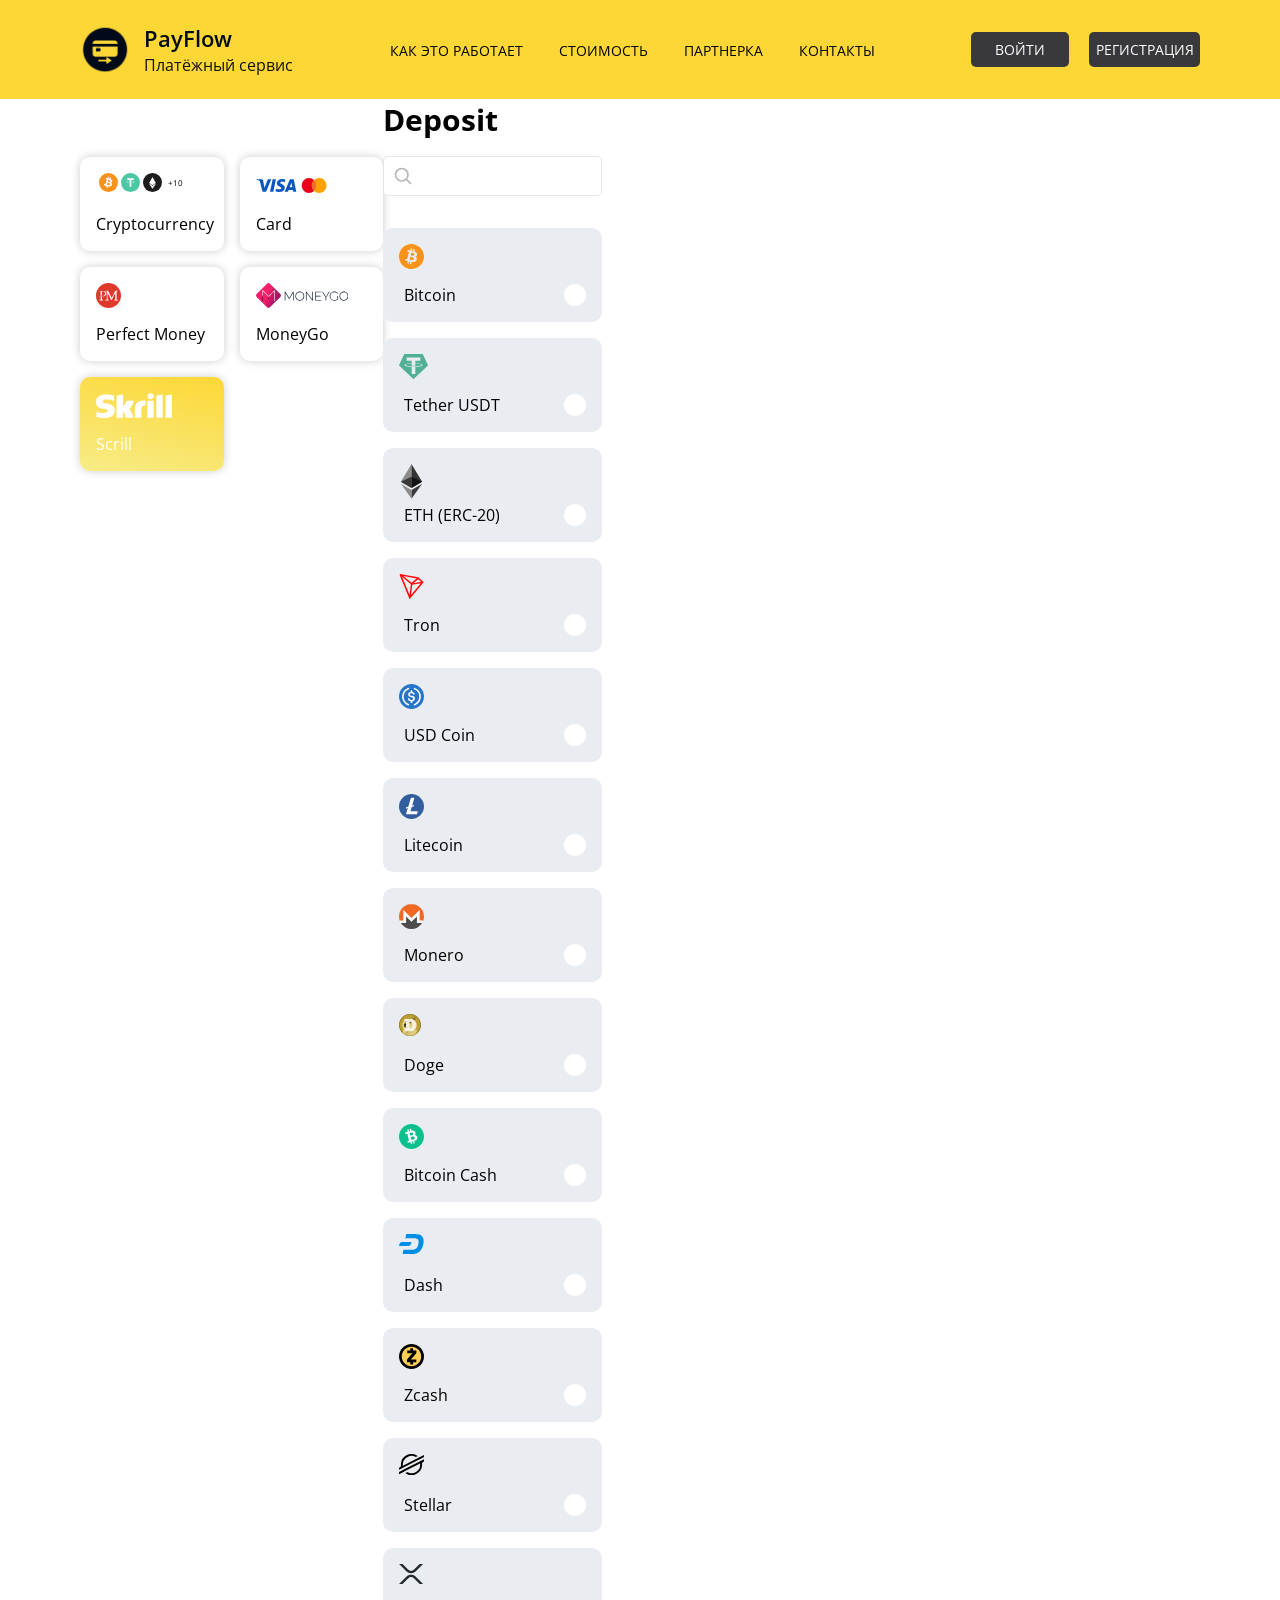
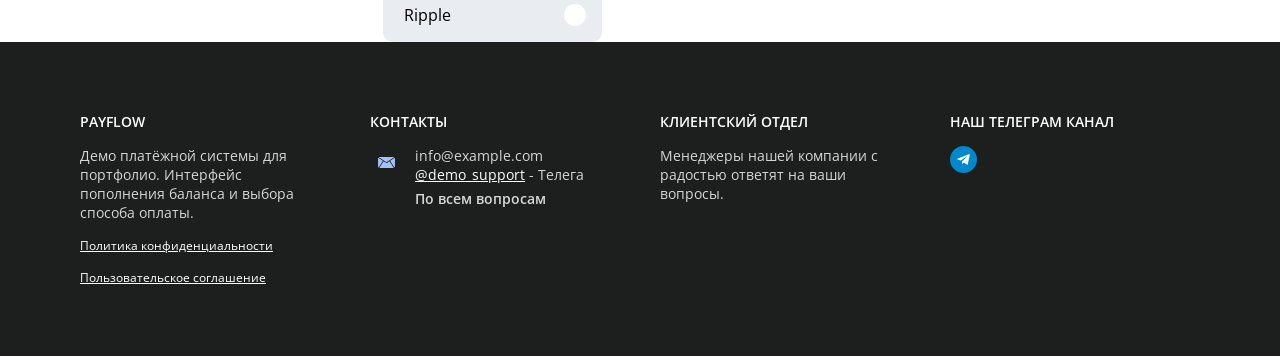
<file: cards-template/scrill.html>
<!doctype html>
<html lang="en">
<head>
    <meta charset="UTF-8">
    <meta name="viewport" content="width=device-width, user-scalable=no, initial-scale=1.0, maximum-scale=1.0, minimum-scale=1.0">
    <meta http-equiv="X-UA-Compatible" content="ie=edge">
    <title>Scrill</title>
    <link rel="icon" type="image/png" href="../static/assets/img/favicon.png" />
    <link rel="apple-touch-icon-precomposed" href="../static/assets/img/favicon.png"/>
    <link href="https://fonts.googleapis.com/css2?family=Open+Sans:wght@400;700&display=swap" rel="stylesheet">
    <link rel="stylesheet" href="../static/assets/css/main.css">
</head>
<body>
    <section class="wrapper">
        <section class="header">
            <div class="container">
                <div class="header__logo">
                    <img src="../static/assets/img/logo.png" alt="" class="header__logo-image">
                    <p class="header__logo-title">
                        <span class="bold">PayFlow</span>
                        <span>Платёжный сервис</span>
                    </p>
                </div>
                <ul class="header__menu">
                    <li class="header__menu-item"><a href="#" class="header__menu-item-link">Как это работает</a></li>
                    <li class="header__menu-item"><a href="#" class="header__menu-item-link">Стоимость</a></li>
                    <li class="header__menu-item"><a href="#" class="header__menu-item-link">Партнерка</a></li>
                    <li class="header__menu-item"><a href="#contacts" class="header__menu-item-link">Контакты</a></li>
                </ul>
                <div class="header__auth">
                    <a href="#" class="header__auth-link">Войти</a>
                    <a href="#" class="header__auth-link">Регистрация</a>
                </div>
            </div>
        </section>

        <section class="payment-sistems">
            <div class="container">
                <div class="d-flex flex-wrap">
                    <div class="payment-sistems__left">
                        <div class="region opacity-0">
                            <span>Payment methods for the region</span><strong>Georgia </strong>
                            <a href="#">Change</a>
                        </div>
                        <div class="payments">
                            <a href="../index.html" class="payment ">
                                <div class="payment__icons">
                                    <svg xmlns="http://www.w3.org/2000/svg" fill="none" viewBox="0 0 18 18" id="btc-label" class="">
                                        <g>
                                            <!-- <rect class="btc-svg-mono svg-mono" width="18" height="18" fill="currentColor" rx="9"></rect> -->
                                            <rect class="btc-svg-color svg-color" width="18" height="18" fill="#F7931A" rx="9"></rect>
                                            <path fill="#fff" d="M12.64 7.906c.114-1.055-.634-1.727-1.778-2.155l.415-1.494-.908-.252-.42 1.486c-.237-.067-.477-.145-.723-.208l.414-1.479-.908-.252-.415 1.494c-.199-.05-1.835-.508-1.835-.508l-.272.972s.675.173.662.182c.37.102.43.35.413.544L6.149 10.33c-.048.11-.168.275-.424.207.009.015-.66-.184-.66-.184L4.58 11.39l1.833.514-.42 1.51.909.253.425-1.52c.247.075.489.145.726.21l-.423 1.51.908.253.42-1.509c1.388.407 2.691.135 3.193-1.14.297-.774-.142-1.801-.746-2.238.597-.122 1.093-.517 1.234-1.328zm-2.17 2.88c-.515 1.255-2.214.464-2.829.296l.54-2.008c.617.169 2.614.535 2.288 1.713zm.393-2.931c-.43 1.13-1.882.452-2.393.309l.488-1.824c.512.148 2.12.362 1.905 1.515z"></path>
                                        </g>
                                    </svg>
                                    <svg xmlns="http://www.w3.org/2000/svg" fill="none" viewBox="0 0 18 18" id="tether-label" class="">
                                        <g>
                                            <!-- <rect class="tether-svg svg-mono" width="18" height="18" fill="currentColor" rx="9"></rect> -->
                                            <rect class="tether-svg svg-color" width="18" height="18" fill="#4CC7A5" rx="9"></rect>
                                            <path fill="#fff" d="M9.814 9.3c-.046.004-.28.02-.804.02-.417 0-.713-.014-.817-.02-1.61-.076-2.812-.38-2.812-.745s1.202-.668 2.812-.747v1.19c.106.008.407.027.824.027.5 0 .75-.023.795-.027V7.809c1.607.078 2.806.382 2.806.746 0 .363-1.198.668-2.806.745h.002zm0-1.614V6.622h2.242V5H5.951v1.622h2.242v1.064C6.37 7.776 5 8.169 5 8.638c0 .47 1.37.861 3.193.953V13h1.62V9.59C11.632 9.499 13 9.107 13 8.638c0-.47-1.367-.86-3.187-.952z"></path>
                                        </g>
                                    </svg>
                                    <svg xmlns="http://www.w3.org/2000/svg" fill="none" viewBox="0 0 18 18" id="eth-label" class="">
                                        <!-- <rect class="ethereum-svg svg-mono" width="18" height="18" fill="currentColor" rx="9"></rect> -->
                                        <rect class="ethereum-svg svg-color" width="18" height="18" fill="#1D1C1C" rx="9"></rect>
                                        <path fill="#fff" d="M11.976 9.166l-2.84-5.082a.153.153 0 00-.272 0l-2.84 5.082a.186.186 0 00.053.242l2.84 1.881c.051.034.115.034.165 0l2.84-1.88c.077-.05.1-.16.054-.243z"></path>
                                        <path fill="#fff" d="M11.84 10.22l-2.757 1.86a.148.148 0 01-.168 0l-2.757-1.86c-.05-.034-.105.03-.071.083l2.78 4.347c.065.1.199.1.263 0l2.781-4.347c.033-.052-.022-.117-.071-.084z"></path>
                                        <path fill="#E6E7E8" d="M11.76 8.779L9.083 10.55a.148.148 0 01-.166 0L6.24 8.78l-.216.387a.186.186 0 00.053.243l2.84 1.88c.051.034.115.034.166 0l2.84-1.88c.075-.05.1-.16.053-.243l-.216-.387z"></path>
                                        <path fill="#E6E7E8" d="M11.84 10.22l-.61.41-2.1 3.283c-.064.1-.198.1-.262 0l-2.1-3.282-.61-.412c-.05-.033-.105.032-.071.084l2.78 4.347c.065.1.199.1.263 0l2.781-4.347c.033-.052-.022-.117-.072-.084z"></path>
                                    </svg>
                                    <span class="payment__current"> +10</span>
                                </div>
                                <div class="payment__title">Cryptocurrency</div>
                            </a>
                            <a href="./master-card.html" class="payment">
                                <div class="payment__icons">
                                    <svg width="41" height="13" viewBox="0 0 41 13" fill="none" xmlns="http://www.w3.org/2000/svg" id="card_visa-card">
                                        <!-- <g class="visa-svg svg-mono" fill="#fff">
                                            <path fill-rule="evenodd" clip-rule="evenodd" d="M40.22 12.798h.08l-.044-.212-.058-.28-.447-2.135a1459.488 1459.488 0 01-.83-3.968c-.126-.611-.254-1.222-.382-1.833L37.69.298c-.013-.057-.03-.08-.092-.08H34.91c-.075 0-.155.005-.23.018-.57.093-.96.412-1.181.942-.805 1.924-1.612 3.847-2.418 5.77l-2.418 5.77a.984.984 0 01-.03.08h3.335c.053 0 .075-.018.093-.067.212-.583.425-1.167.633-1.75.013-.045.035-.062.084-.062h4.052c.053 0 .076.017.084.066l.16.763.203.97c.014.066.04.08.102.08h2.84zm-4.835-9.16c.327 1.564.655 3.13.982 4.707-.907 0-1.805 0-2.712.005.57-1.579 1.137-3.144 1.708-4.713h.022z"></path>
                                            <path d="M0 .58C.027.458.049.343.075.224H5.566c.783 0 1.384.486 1.54 1.25.15.77.291 1.54.437 2.309.155.831.314 1.662.47 2.494.15.809.305 1.618.455 2.423l.018.088c.053-.137.101-.256.15-.376 1.07-2.701 2.137-5.403 3.203-8.1.027-.066.058-.088.128-.088 1.075.004 2.15 0 3.226.004h.093c-.014.031-.018.053-.027.075L10.043 12.74c-.018.048-.04.07-.093.066H6.64c-.021 0-.04 0-.066-.004-.075-.297-.154-.588-.23-.885L4.287 3.96l-.385-1.464a1.272 1.272 0 00-.668-.822 8.709 8.709 0 00-1.606-.646C1.106.873.575.744.053.603.04.59.023.585 0 .58zM28.815 3.207a6.984 6.984 0 00-1.08-.384 6.134 6.134 0 00-1.77-.204c-.397.013-.787.075-1.145.265-.235.124-.43.288-.531.54-.124.3-.062.566.141.809.186.221.425.385.673.522.456.256.916.495 1.376.747.513.283 1.004.601 1.416 1.026.442.45.739.977.845 1.605.053.322.057.645.022.972a3.84 3.84 0 01-.46 1.504c-.394.703-.965 1.216-1.664 1.6-.593.327-1.23.526-1.898.65a8.775 8.775 0 01-1.831.137c-.983-.03-1.947-.163-2.885-.464-.177-.057-.345-.124-.526-.19.199-.92.393-1.835.588-2.755.035.014.062.027.088.04.465.221.934.42 1.434.548.411.106.827.173 1.252.195.327.018.65.026.973-.018.43-.057.837-.168 1.177-.45.332-.27.456-.69.323-1.066a1.07 1.07 0 00-.296-.43 3.438 3.438 0 00-.775-.53c-.38-.203-.77-.393-1.15-.601-.553-.3-1.066-.663-1.49-1.136-.377-.42-.642-.898-.74-1.455-.088-.5-.044-.995.084-1.481.235-.862.744-1.539 1.451-2.065.65-.482 1.385-.778 2.173-.955A8.093 8.093 0 0126.73.01c.885.04 1.743.225 2.575.521.057.022.066.04.057.102-.18.84-.362 1.68-.54 2.52.005.009 0 .027-.008.053zM14.012 12.793l.132-.632c.257-1.194.51-2.383.766-3.577.26-1.211.518-2.427.778-3.639.261-1.216.522-2.432.784-3.643.07-.336.141-.672.216-1.008.01-.04.014-.075.076-.075 1.044.004 2.088 0 3.132 0h.053c-.022.12-.044.23-.07.34-.421 1.968-.841 3.94-1.266 5.907-.416 1.937-.832 3.873-1.243 5.81-.036.16-.067.314-.102.473-.009.035-.022.049-.058.049h-3.167c-.01.004-.018 0-.031-.005z"></path>
                                        </g> -->
                                        <g class="visa-svg svg-color" fill="#0855C4"><path fill-rule="evenodd" clip-rule="evenodd" d="M40.22 12.798h.08l-.044-.212-.058-.28-.447-2.135a1459.488 1459.488 0 01-.83-3.968c-.126-.611-.254-1.222-.382-1.833L37.69.298c-.013-.057-.03-.08-.092-.08H34.91c-.075 0-.155.005-.23.018-.57.093-.96.412-1.181.942-.805 1.924-1.612 3.847-2.418 5.77l-2.418 5.77a.984.984 0 01-.03.08h3.335c.053 0 .075-.018.093-.067.212-.583.425-1.167.633-1.75.013-.045.035-.062.084-.062h4.052c.053 0 .076.017.084.066l.16.763.203.97c.014.066.04.08.102.08h2.84zm-4.835-9.16c.327 1.564.655 3.13.982 4.707-.907 0-1.805 0-2.712.005.57-1.579 1.137-3.144 1.708-4.713h.022z"></path><path d="M0 .58C.027.458.049.343.075.224H5.566c.783 0 1.384.486 1.54 1.25.15.77.291 1.54.437 2.309.155.831.314 1.662.47 2.494.15.809.305 1.618.455 2.423l.018.088c.053-.137.101-.256.15-.376 1.07-2.701 2.137-5.403 3.203-8.1.027-.066.058-.088.128-.088 1.075.004 2.15 0 3.226.004h.093c-.014.031-.018.053-.027.075L10.043 12.74c-.018.048-.04.07-.093.066H6.64c-.021 0-.04 0-.066-.004-.075-.297-.154-.588-.23-.885L4.287 3.96l-.385-1.464a1.272 1.272 0 00-.668-.822 8.709 8.709 0 00-1.606-.646C1.106.873.575.744.053.603.04.59.023.585 0 .58zM28.815 3.207a6.984 6.984 0 00-1.08-.384 6.134 6.134 0 00-1.77-.204c-.397.013-.787.075-1.145.265-.235.124-.43.288-.531.54-.124.3-.062.566.141.809.186.221.425.385.673.522.456.256.916.495 1.376.747.513.283 1.004.601 1.416 1.026.442.45.739.977.845 1.605.053.322.057.645.022.972a3.84 3.84 0 01-.46 1.504c-.394.703-.965 1.216-1.664 1.6-.593.327-1.23.526-1.898.65a8.775 8.775 0 01-1.831.137c-.983-.03-1.947-.163-2.885-.464-.177-.057-.345-.124-.526-.19.199-.92.393-1.835.588-2.755.035.014.062.027.088.04.465.221.934.42 1.434.548.411.106.827.173 1.252.195.327.018.65.026.973-.018.43-.057.837-.168 1.177-.45.332-.27.456-.69.323-1.066a1.07 1.07 0 00-.296-.43 3.438 3.438 0 00-.775-.53c-.38-.203-.77-.393-1.15-.601-.553-.3-1.066-.663-1.49-1.136-.377-.42-.642-.898-.74-1.455-.088-.5-.044-.995.084-1.481.235-.862.744-1.539 1.451-2.065.65-.482 1.385-.778 2.173-.955A8.093 8.093 0 0126.73.01c.885.04 1.743.225 2.575.521.057.022.066.04.057.102-.18.84-.362 1.68-.54 2.52.005.009 0 .027-.008.053zM14.012 12.793l.132-.632c.257-1.194.51-2.383.766-3.577.26-1.211.518-2.427.778-3.639.261-1.216.522-2.432.784-3.643.07-.336.141-.672.216-1.008.01-.04.014-.075.076-.075 1.044.004 2.088 0 3.132 0h.053c-.022.12-.044.23-.07.34-.421 1.968-.841 3.94-1.266 5.907-.416 1.937-.832 3.873-1.243 5.81-.036.16-.067.314-.102.473-.009.035-.022.049-.058.049h-3.167c-.01.004-.018 0-.031-.005z"></path>
                                    </g> 
                                </svg>
                                <svg width="26" height="15" viewBox="0 0 26 15" fill="none" xmlns="http://www.w3.org/2000/svg" id="card_mastercard">
                                    <g class="mastercard-svg svg-color">
                                        <path d="M7.956 15c3.986 0 7.218-3.358 7.218-7.5 0-4.142-3.232-7.5-7.218-7.5C3.969 0 .736 3.358.736 7.5c0 4.142 3.233 7.5 7.22 7.5z" fill="#EA001B"></path>
                                        <path d="M18.268 15c3.987 0 7.219-3.358 7.219-7.5 0-4.142-3.232-7.5-7.219-7.5S11.05 3.358 11.05 7.5c0 4.142 3.232 7.5 7.22 7.5z" fill="#FFA200"></path>
                                        <path fill-rule="evenodd" clip-rule="evenodd" d="M12.864 2a7.866 7.866 0 00-2.227 5.5c0 2.14.85 4.082 2.227 5.5a7.866 7.866 0 002.228-5.5c0-2.142-.85-4.083-2.228-5.5z" fill="#ED692C"></path>
                                    </g>
                                    <!-- <g class="mastercard-svg svg-mono">
                                        <path d="M7.956 15c3.986 0 7.218-3.358 7.218-7.5 0-4.142-3.232-7.5-7.218-7.5C3.969 0 .736 3.358.736 7.5c0 4.142 3.233 7.5 7.22 7.5z" fill="#ffffffbb"></path><path d="M18.268 15c3.987 0 7.219-3.358 7.219-7.5 0-4.142-3.232-7.5-7.219-7.5S11.05 3.358 11.05 7.5c0 4.142 3.232 7.5 7.22 7.5z" fill="#ffffff5e"></path>
                                        <path fill-rule="evenodd" clip-rule="evenodd" d="M12.864 2a7.866 7.866 0 00-2.227 5.5c0 2.14.85 4.082 2.227 5.5a7.866 7.866 0 002.228-5.5c0-2.142-.85-4.083-2.228-5.5z" fill="#ffffff5e"></path>
                                    </g> -->
                                </svg>
                                </div>
                                <div class="payment__title">Card</div>
                            </a>
                            <a href="./perfect-money.html" class="payment">
                                <div class="payment__icons">
                                    <svg xmlns="http://www.w3.org/2000/svg" xmlns:xlink="http://www.w3.org/1999/xlink" viewBox="0 0 25 25" id="perfectmoney-card">
                                        <defs>
                                            <filter id="perfect-money_svg__a" width="160%" height="160%" x="-30%" y="-18%" filterUnits="objectBoundingBox">
                                                <feOffset dy="3" in="SourceAlpha" result="shadowOffsetOuter1"></feOffset>
                                                <feGaussianBlur in="shadowOffsetOuter1" result="shadowBlurOuter1" stdDeviation="2"></feGaussianBlur>
                                                <feColorMatrix in="shadowBlurOuter1" values="0 0 0 0 0 0 0 0 0 0 0 0 0 0 0 0 0 0 0.09 0"></feColorMatrix>
                                            </filter>
                                            <path id="perfect-money_svg__b" d="M22.5 10C15.596 10 10 15.596 10 22.5S15.596 35 22.5 35 35 29.404 35 22.5 29.401 10 22.5 10zm-5.37 17.405h-3.592v-.584h.616a.54.54 0 00.515-.546v-2.6a16.2 16.2 0 001.244.03v2.606a.552.552 0 00.524.507h.69v.587h.003zm-4.99-4.702c1.426.312 2.877.34 4.703.237 1.353-.08 2.352-1.058 2.352-2.364 0-1.294-1.038-2.31-2.324-2.324h-.958v4.387c-.434.011-.846.011-1.244-.003v-4.098a.314.314 0 00-.295-.286h-.822v-.365h4.168c1.523 0 2.74 1.192 2.74 2.656 0 1.464-1.242 2.517-2.757 2.653-2.338.234-4.657.067-5.562-.493zm18.968 4.118h.663v.584h-3.592v-.584h.593a.548.548 0 00.543-.538v-6.598l-3.842 7.731v-.013.002l-3.98-8.015v6.944a.546.546 0 00.484.49h.885v.584H19.27v-.585h.935c0-.005-.003-.008-.003-.013a.552.552 0 00.551-.552l.006-.005.217-7.592a.323.323 0 00-.306-.304h-.61v-.584h1.52l.454-.003 3.672 7.322 3.636-7.255v-.064h2.43v.584h-.868a.324.324 0 00-.315.31v7.65c.022.273.242.49.518.504z"></path>
                                        </defs>
                                        <g fill="#fff" fill-rule="evenodd">
                                            <g fill-rule="nonzero">
                                                <g class="perfect-money-svg svg-mono " transform="translate(-10 -10)">
                                                    <use fill="#000" filter="url(#perfect-money_svg__a)" xlink:href="#perfect-money_svg__b"></use>
                                                    <use fill="#FFF" xlink:href="#perfect-money_svg__b"></use>
                                                </g>
                                            </g>
                                        </g>
                                        <g fill="none" fill-rule="evenodd">
                                            <g fill-rule="nonzero">
                                                <g>
                                                    <g class="perfect-money-svg svg-color">
                                                        <circle cx="12.5" cy="12.5" r="12.5" fill="#E0392C"></circle>
                                                        <g fill="#FFF">
                                                            <path d="M20.905 8.357h.869v-.584h-2.43v.064l-3.64 7.255-3.671-7.322-.453.003h-1.52v.584h.61a.32.32 0 01.306.304l-.22 7.592-.005.005a.553.553 0 01-.551.552l.002.014h-.935v.584h3.591v-.583h-.885a.547.547 0 01-.484-.49V9.39l3.987 8.015v-.002.013l3.842-7.73v6.597a.55.55 0 01-.543.538h-.593v.584h3.592v-.584h-.663a.548.548 0 01-.518-.504v-7.65a.317.317 0 01.312-.31z"></path><path d="M10.454 10.543c0-1.464-1.217-2.656-2.74-2.656H3.551v.365h.821c.156.01.281.133.295.286v4.097c.398.014.813.014 1.245.002V8.252h.957c1.285.013 2.324 1.03 2.324 2.323 0 1.306-1 2.283-2.353 2.364-1.829.103-3.276.075-4.702-.237.905.56 3.221.73 5.557.496 1.517-.14 2.759-1.189 2.759-2.656zm-4.541 5.771v-2.606c-.434.006-.852-.005-1.244-.03v2.6a.541.541 0 01-.515.546h-.615v.584h3.59v-.583h-.69a.556.556 0 01-.526-.51z"></path>
                                                        </g>
                                                    </g>
                                                </g>
                                            </g>
                                        </g>
                                    </svg>
                                </div>
                                <div class="payment__title">Perfect Money</div>
                            </a>
                            <a href="./money-go.html" class="payment ">
                                <div class="payment__icons">
                                    <svg viewBox="0 0 63 17" fill="none" xmlns="http://www.w3.org/2000/svg" id="money_go-card">
                                        <g class="money-go-svg svg-mono" fill="fff">
                                            <path d="M19.983 5.93l2.593 4.258L25.17 5.93h.439v5.963h-.439V6.754L22.765 10.7h-.378l-2.404-3.945v5.139h-.442V5.93h.442zM26.776 8.913a3.17 3.17 0 01.848-2.211 2.83 2.83 0 01.957-.655c.375-.161.772-.238 1.19-.23.418-.008.815.069 1.19.23.378.158.7.376.965.655.268.276.479.607.631.993.156.386.23.792.222 1.218.008.427-.066.833-.222 1.219a3.028 3.028 0 01-.63.997 2.84 2.84 0 01-.966.651c-.375.161-.772.237-1.19.23a2.847 2.847 0 01-1.19-.23 2.86 2.86 0 01-.957-.651 3.063 3.063 0 01-.627-.997 3.17 3.17 0 01-.221-1.219zm5.548 0c.003-.37-.059-.72-.185-1.049a2.59 2.59 0 00-.526-.86 2.337 2.337 0 00-.817-.567 2.44 2.44 0 00-1.025-.201 2.424 2.424 0 00-2.235 1.322 2.78 2.78 0 00-.31 1.355 2.78 2.78 0 00.31 1.355 2.436 2.436 0 002.235 1.32 2.435 2.435 0 002.235-1.319c.218-.41.324-.862.318-1.356zM34.38 5.93l3.929 5.231v-5.23h.446v5.962h-.438L34.39 6.666v5.227h-.45V5.93h.442zM44.266 5.93v.414H40.73v2.348h3.197v.418H40.73v2.373h3.615v.41h-4.065V5.93h3.985zM44.903 5.93h.502l2.127 3.353 2.123-3.353h.503l-2.404 3.771v2.192h-.455V9.7L44.903 5.93zM50.128 8.913a3.152 3.152 0 01.22-1.218c.156-.386.368-.717.636-.993.27-.279.598-.497.981-.655.386-.161.796-.238 1.23-.23.529 0 1.011.11 1.448.33.437.22.795.527 1.073.92l-.37.238a2.376 2.376 0 00-.908-.792 2.74 2.74 0 00-1.243-.277 2.612 2.612 0 00-1.065.2c-.33.137-.608.326-.836.568a2.646 2.646 0 00-.531.86c-.126.33-.188.68-.185 1.05a2.72 2.72 0 00.189 1.049c.131.33.313.615.547.856.233.239.516.428.848.567.335.14.692.207 1.07.201.434 0 .84-.07 1.218-.209.38-.14.68-.332.896-.579V8.865h.439v2.115c-.247.306-.607.555-1.082.748a3.847 3.847 0 01-1.471.281 3.024 3.024 0 01-1.227-.229 2.989 2.989 0 01-.993-.651 3.087 3.087 0 01-.884-2.216zM56.76 8.913a3.17 3.17 0 01.848-2.211 2.83 2.83 0 01.957-.655c.375-.161.772-.238 1.19-.23.418-.008.815.069 1.19.23.378.158.7.376.965.655.268.276.479.607.632.993.155.386.229.792.22 1.218.009.427-.065.833-.22 1.219a3.028 3.028 0 01-.632.997 2.84 2.84 0 01-.965.651c-.375.161-.772.237-1.19.23a2.847 2.847 0 01-1.19-.23 2.859 2.859 0 01-.957-.651 3.063 3.063 0 01-.627-.997 3.17 3.17 0 01-.221-1.219zm5.548 0c.003-.37-.059-.72-.185-1.049a2.59 2.59 0 00-.526-.86 2.337 2.337 0 00-.817-.567 2.44 2.44 0 00-1.025-.201 2.424 2.424 0 00-2.235 1.322 2.78 2.78 0 00-.31 1.355 2.78 2.78 0 00.31 1.355 2.436 2.436 0 002.235 1.32 2.435 2.435 0 002.236-1.319c.217-.41.323-.862.317-1.356z">

                                            </path>
                                            <path d="M7.363.596a1.594 1.594 0 012.254 0l6.767 6.767a1.594 1.594 0 010 2.254l-6.767 6.767a1.594 1.594 0 01-2.254 0L.596 9.617a1.594 1.594 0 010-2.254L7.363.596z" fill="#C0DDF7"></path>
                                            <path fill-rule="evenodd" clip-rule="evenodd" d="M4.383 5.113a.2.2 0 01.34-.14h.001l3.85 3.851 1.873-1.872a.2.2 0 01.282.281L8.713 9.25a.2.2 0 01-.304-.027L4.78 5.594v2.707a.2.2 0 11-.398 0V5.113zm6.989 1.477l.98-.98v6.542a.2.2 0 10.398 0V5.113a.2.2 0 00-.38-.085l-1.28 1.28a.2.2 0 00.282.282z"></path>
                                            <path d="M4.383 9.496a.2.2 0 01.398 0v2.656a.2.2 0 11-.398 0V9.496zM9.031 10.227a.398.398 0 11-.797 0 .398.398 0 01.797 0z"></path>
                                        </g>
                                        <g class="money-go-svg svg-color">
                                            <path d="M19.983 5.93l2.593 4.258L25.17 5.93h.439v5.963h-.439V6.754L22.765 10.7h-.378l-2.404-3.945v5.139h-.442V5.93h.442zM26.776 8.913a3.17 3.17 0 01.848-2.211 2.83 2.83 0 01.957-.655c.375-.161.772-.238 1.19-.23.418-.008.815.069 1.19.23.378.158.7.376.965.655.268.276.479.607.631.993.156.386.23.792.222 1.218.008.427-.066.833-.222 1.219a3.028 3.028 0 01-.63.997 2.84 2.84 0 01-.966.651c-.375.161-.772.237-1.19.23a2.847 2.847 0 01-1.19-.23 2.86 2.86 0 01-.957-.651 3.063 3.063 0 01-.627-.997 3.17 3.17 0 01-.221-1.219zm5.548 0c.003-.37-.059-.72-.185-1.049a2.59 2.59 0 00-.526-.86 2.337 2.337 0 00-.817-.567 2.44 2.44 0 00-1.025-.201 2.424 2.424 0 00-2.235 1.322 2.78 2.78 0 00-.31 1.355 2.78 2.78 0 00.31 1.355 2.436 2.436 0 002.235 1.32 2.435 2.435 0 002.235-1.319c.218-.41.324-.862.318-1.356zM34.38 5.93l3.929 5.231v-5.23h.446v5.962h-.438L34.39 6.666v5.227h-.45V5.93h.442zM44.266 5.93v.414H40.73v2.348h3.197v.418H40.73v2.373h3.615v.41h-4.065V5.93h3.985zM44.903 5.93h.502l2.127 3.353 2.123-3.353h.503l-2.404 3.771v2.192h-.455V9.7L44.903 5.93zM50.128 8.913a3.152 3.152 0 01.22-1.218c.156-.386.368-.717.636-.993.27-.279.598-.497.981-.655.386-.161.796-.238 1.23-.23.529 0 1.011.11 1.448.33.437.22.795.527 1.073.92l-.37.238a2.376 2.376 0 00-.908-.792 2.74 2.74 0 00-1.243-.277 2.612 2.612 0 00-1.065.2c-.33.137-.608.326-.836.568a2.646 2.646 0 00-.531.86c-.126.33-.188.68-.185 1.05a2.72 2.72 0 00.189 1.049c.131.33.313.615.547.856.233.239.516.428.848.567.335.14.692.207 1.07.201.434 0 .84-.07 1.218-.209.38-.14.68-.332.896-.579V8.865h.439v2.115c-.247.306-.607.555-1.082.748a3.847 3.847 0 01-1.471.281 3.024 3.024 0 01-1.227-.229 2.989 2.989 0 01-.993-.651 3.087 3.087 0 01-.884-2.216zM56.76 8.913a3.17 3.17 0 01.848-2.211 2.83 2.83 0 01.957-.655c.375-.161.772-.238 1.19-.23.418-.008.815.069 1.19.23.378.158.7.376.965.655.268.276.479.607.632.993.155.386.229.792.22 1.218.009.427-.065.833-.22 1.219a3.028 3.028 0 01-.632.997 2.84 2.84 0 01-.965.651c-.375.161-.772.237-1.19.23a2.847 2.847 0 01-1.19-.23 2.859 2.859 0 01-.957-.651 3.063 3.063 0 01-.627-.997 3.17 3.17 0 01-.221-1.219zm5.548 0c.003-.37-.059-.72-.185-1.049a2.59 2.59 0 00-.526-.86 2.337 2.337 0 00-.817-.567 2.44 2.44 0 00-1.025-.201 2.424 2.424 0 00-2.235 1.322 2.78 2.78 0 00-.31 1.355 2.78 2.78 0 00.31 1.355 2.436 2.436 0 002.235 1.32 2.435 2.435 0 002.236-1.319c.217-.41.323-.862.317-1.356z" fill="#0E1930">

                                            </path>
                                            <path d="M7.363.596a1.594 1.594 0 012.254 0l6.767 6.767a1.594 1.594 0 010 2.254l-6.767 6.767a1.594 1.594 0 01-2.254 0L.596 9.617a1.594 1.594 0 010-2.254L7.363.596z" fill="url(#money_go_svg__a)"></path>
                                            <path fill-rule="evenodd" clip-rule="evenodd" d="M4.383 5.113a.2.2 0 01.34-.14h.001l3.85 3.851 1.873-1.872a.2.2 0 01.282.281L8.713 9.25a.2.2 0 01-.304-.027L4.78 5.594v2.707a.2.2 0 11-.398 0V5.113zm6.989 1.477l.98-.98v6.542a.2.2 0 10.398 0V5.113a.2.2 0 00-.38-.085l-1.28 1.28a.2.2 0 00.282.282z" fill="#fff">

                                            </path>
                                            <path d="M4.383 9.496a.2.2 0 11.398 0v2.656a.2.2 0 11-.398 0V9.496zM9.031 10.227a.398.398 0 11-.797 0 .398.398 0 01.797 0z" fill="#0E1930"></path><defs><linearGradient id="money_go_svg__a" x1="6.574" y1="9.647" x2="12.684" y2="12.569" gradientUnits="userSpaceOnUse"><stop offset="0" stop-color="#F91E6A"></stop><stop offset="1" stop-color="#AE1264"></stop></linearGradient></defs></g>
                                        </svg>
                                </div>
                                <div class="payment__title">MoneyGo</div>
                            </a>
                            <a href="./scrill.html" class="payment payment--active">
                                <div class="payment__icons">
                                <svg viewBox="0 0 76 25" fill="none" xmlns="http://www.w3.org/2000/svg" id="skrill-card">
                                        <g class="skrill-svg svg-mono" fill="#fff">
                                            <g clip-path="url(#skrill_svg__a)">
                                                <path fill-rule="evenodd" clip-rule="evenodd" d="M54.536 6.14c1.721 0 3.117-1.336 3.117-2.982 0-1.647-1.396-2.983-3.117-2.983-1.719 0-3.114 1.336-3.114 2.983 0 1.646 1.395 2.981 3.114 2.981zM30.67 7.75c-.14.337-1.152 3.074-3.6 5.91V1.533l-6.522 1.234V24.75h6.522v-6.795c1.889 2.712 2.821 6.795 2.821 6.795h7.812c-.772-3.075-4.152-8.745-4.152-8.745 3.033-3.682 4.366-7.606 4.578-8.256h-7.459zm17.146-.23c-5.842.18-8.807 2.688-8.807 7.676v9.554h6.373V16.96c0-2.987.408-4.267 4.11-4.389V7.607c-.623-.126-1.676-.087-1.676-.087zM9.609 10.17c-.799-.05-2.648-.165-2.648-1.759 0-1.923 2.662-1.923 3.66-1.923 1.757 0 4.031.497 5.655.962 0 0 .906.306 1.677.619l.072.018V2.82l-.098-.028c-1.917-.642-4.146-1.26-8.278-1.26C2.524 1.532 0 5.506 0 8.91c0 1.963.879 6.58 9.038 7.113.692.04 2.527.142 2.527 1.79 0 1.36-1.502 2.161-4.03 2.161-2.77 0-5.458-.676-7.09-1.317v5.425c2.444.613 5.198.92 8.426.92 6.966 0 10.086-3.76 10.086-7.486 0-4.225-3.49-6.97-9.348-7.345zm41.768 14.58h6.321V7.768h-6.321V24.75zM69.601 2.615V24.75h6.323V1.532L69.6 2.615zm-9.225 0l6.316-1.083V24.75h-6.316V2.615z">

                                                </path>
                                            </g>
                                            <defs>
                                                <clipPath id="skrill_svg__a">
                                                    <path d="M0 0h76v25H0z"></path>
                                                </clipPath>
                                            </defs>
                                        </g>
                                        <!-- <g class="skrill-svg svg-color">
                                        <g clip-path="url(#skrill_svg__b)">
                                        <path fill-rule="evenodd" clip-rule="evenodd" d="M54.536 6.14c1.721 0 3.117-1.336 3.117-2.982 0-1.647-1.396-2.983-3.117-2.983-1.719 0-3.114 1.336-3.114 2.983 0 1.646 1.395 2.981 3.114 2.981zM30.67 7.75c-.14.337-1.152 3.074-3.6 5.91V1.533l-6.522 1.234V24.75h6.522v-6.795c1.889 2.712 2.821 6.795 2.821 6.795h7.812c-.772-3.075-4.152-8.745-4.152-8.745 3.033-3.682 4.366-7.606 4.578-8.256h-7.459zm17.146-.23c-5.842.18-8.807 2.688-8.807 7.676v9.554h6.373V16.96c0-2.987.408-4.267 4.11-4.389V7.607c-.623-.126-1.676-.087-1.676-.087zM9.609 10.17c-.799-.05-2.648-.165-2.648-1.759 0-1.923 2.662-1.923 3.66-1.923 1.757 0 4.031.497 5.655.962 0 0 .906.306 1.677.619l.072.018V2.82l-.098-.028c-1.917-.642-4.146-1.26-8.278-1.26C2.524 1.532 0 5.506 0 8.91c0 1.963.879 6.58 9.038 7.113.692.04 2.527.142 2.527 1.79 0 1.36-1.502 2.161-4.03 2.161-2.77 0-5.458-.676-7.09-1.317v5.425c2.444.613 5.198.92 8.426.92 6.966 0 10.086-3.76 10.086-7.486 0-4.225-3.49-6.97-9.348-7.345zm41.768 14.58h6.321V7.768h-6.321V24.75zM69.601 2.615V24.75h6.323V1.532L69.6 2.615zm-9.225 0l6.316-1.083V24.75h-6.316V2.615z" fill="url(#skrill_svg__c)">

                                        </path>
                                        </g> -->
                                        <!-- <defs>
                                            <linearGradient id="skrill_svg__c" x1="20.533" y1=".175" x2="25.775" y2="30.875" gradientUnits="userSpaceOnUse">
                                                <stop offset="0" stop-color="#6B195F"></stop>
                                                <stop offset="1" stop-color="#4C255B"></stop>
                                            </linearGradient>
                                            <clipPath id="skrill_svg__b">
                                                <path fill="#fff" d="M0 0h76v25H0z"></path>
                                            </clipPath>
                                        </defs>
                                        </g> -->
                                    </svg>
                                </div>
                                <div class="payment__title">Scrill</div>
                            </a>

                        </div>
                    </div>
                    <div class="payment-sistems__right">

                        <!-- Deposit --- start --->
                        <div class="content deposit">
                            <h1 class="visually-hidden">Deposit</h1>
                            <div class="d-flex content__heading">
                                <h2 class="content__title">Deposit</h2>
                                <!-- <span>ID: 118379</span> -->
                            </div>
                            <div class="search">
                                <input class="search__input" type="search" id="search" data-search>
                                <div class="search__icon">
                                    <svg viewBox="0 0 24 24" fill="none" xmlns="http://www.w3.org/2000/svg"><g id="SVGRepo_bgCarrier" stroke-width="0"></g><g id="SVGRepo_tracerCarrier" stroke-linecap="round" stroke-linejoin="round"></g><g id="SVGRepo_iconCarrier"> <path d="M15.7955 15.8111L21 21M18 10.5C18 14.6421 14.6421 18 10.5 18C6.35786 18 3 14.6421 3 10.5C3 6.35786 6.35786 3 10.5 3C14.6421 3 18 6.35786 18 10.5Z" stroke="#b4b5b7" stroke-width="2" stroke-linecap="round" stroke-linejoin="round"></path> </g></svg>
                                </div>
                            </div>
                    
                            <div class="cards">
                                <article class="card">
                                    <div class="card__icon">
                                        <svg viewBox="0 0 32 32" fill="none" xmlns="http://www.w3.org/2000/svg" id="btc"><g class="btc-svg svg-mono"><path class="btc-svg__icon" d="M12.128 31.524c8.574 2.138 17.256-3.08 19.393-11.652C33.658 11.3 28.443 2.617 19.87.48 11.3-1.659 2.618 3.559.48 12.132c-2.139 8.571 3.079 17.254 11.648 19.392zm7.408-21.84c2.217.764 3.839 1.909 3.519 4.039-.23 1.559-1.095 2.312-2.242 2.577 1.575.819 2.377 2.077 1.613 4.257-.947 2.708-3.197 2.937-6.192 2.37l-.727 2.912-1.755-.438.717-2.872c-.454-.113-.92-.233-1.399-.364l-.72 2.885-1.753-.435.727-2.918-.501-.13c-.248-.065-.498-.13-.75-.193l-2.285-.57.87-2.01s1.295.345 1.277.32c.497.122.717-.202.804-.418l1.148-4.603.186.046a1.483 1.483 0 00-.182-.058l.82-3.286c.02-.373-.108-.843-.82-1.021.028-.018-1.275-.318-1.275-.318l.467-1.874 2.422.604-.002.01c.363.09.738.176 1.121.263l.72-2.884 1.755.438-.707 2.826c.472.108.946.217 1.408.332l.699-2.809 1.756.438-.72 2.884zM13.98 20.141c1.431.378 4.566 1.207 5.064-.795.509-2.043-2.521-2.724-4.004-3.058-.167-.038-.315-.07-.435-.1l-.964 3.865c.097.024.212.054.34.088zm1.354-5.646c1.196.319 3.799 1.013 4.253-.804.464-1.86-2.07-2.421-3.306-2.695-.139-.03-.261-.058-.361-.083l-.875 3.506c.083.02.18.047.29.076z" fill="#fff"></path></g><path class="btc-svg svg-color" d="M12.128 31.524c8.574 2.138 17.256-3.08 19.393-11.652C33.658 11.3 28.443 2.617 19.87.48 11.3-1.659 2.618 3.559.48 12.132c-2.139 8.571 3.079 17.254 11.648 19.392zm7.408-21.84c2.217.764 3.839 1.909 3.519 4.039-.23 1.559-1.095 2.312-2.242 2.577 1.575.819 2.377 2.077 1.613 4.257-.947 2.708-3.197 2.937-6.192 2.37l-.727 2.912-1.755-.438.717-2.872c-.454-.113-.92-.233-1.399-.364l-.72 2.885-1.753-.435.727-2.918-.501-.13c-.248-.065-.498-.13-.75-.193l-2.285-.57.87-2.01s1.295.345 1.277.32c.497.122.717-.202.804-.418l1.148-4.603.186.046a1.483 1.483 0 00-.182-.058l.82-3.286c.02-.373-.108-.843-.82-1.021.028-.018-1.275-.318-1.275-.318l.467-1.874 2.422.604-.002.01c.363.09.738.176 1.121.263l.72-2.884 1.755.438-.707 2.826c.472.108.946.217 1.408.332l.699-2.809 1.756.438-.72 2.884zM13.98 20.141c1.431.378 4.566 1.207 5.064-.795.509-2.043-2.521-2.724-4.004-3.058-.167-.038-.315-.07-.435-.1l-.964 3.865c.097.024.212.054.34.088zm1.354-5.646c1.196.319 3.799 1.013 4.253-.804.464-1.86-2.07-2.421-3.306-2.695-.139-.03-.261-.058-.361-.083l-.875 3.506c.083.02.18.047.29.076z" fill="#F7931A"></path></svg>
                                    </div>
                                    <div class="card__footer">
                                        <div class="card__title">Bitcoin</div>
                                        <div class="check">
                                            <svg xmlns="http://www.w3.org/2000/svg" viewBox="0 0 512 512" aria-hidden="true" role="img" class="icon icon-check" fill="currentColor"><path d="M435.848 83.466L172.804 346.51l-96.652-96.652c-4.686-4.686-12.284-4.686-16.971 0l-28.284 28.284c-4.686 4.686-4.686 12.284 0 16.971l133.421 133.421c4.686 4.686 12.284 4.686 16.971 0l299.813-299.813c4.686-4.686 4.686-12.284 0-16.971l-28.284-28.284c-4.686-4.686-12.284-4.686-16.97 0z"></path></svg>
                                        </div>
                                    </div>
                                </article>
                                <article class="card"  data-filter="tether">
                                    <div class="card__icon">
                                        <svg width="29" height="25" viewBox="0 0 29 25" fill="none" xmlns="http://www.w3.org/2000/svg" id="tether"><path d="M14.52 12.299c1.182 0 1.712-.031 1.814-.039h-.003c3.625-.16 6.33-.787 6.33-1.535 0-.749-2.706-1.375-6.33-1.535v2.447c-.102.01-.666.056-1.794.056-.94 0-1.62-.04-1.858-.057V9.188c-3.632.161-6.342.787-6.342 1.537 0 .75 2.71 1.377 6.342 1.535.235.011.902.039 1.842.039z" fill="#50AF95"></path><path fill-rule="evenodd" clip-rule="evenodd" d="M.022 11.13L5.31.123A.212.212 0 015.506 0h17.989a.215.215 0 01.195.123l5.287 11.007a.212.212 0 01-.046.25l-14.28 13.56a.219.219 0 01-.302 0L.069 11.378a.213.213 0 01-.047-.248zm16.312-4.384v2.19c4.104.189 7.186.994 7.186 1.96s-3.085 1.772-7.186 1.96v7.02h-3.655v-7.018c-4.11-.188-7.202-.994-7.202-1.961 0-.967 3.091-1.774 7.202-1.961v-2.19H7.622v-3.34h13.77v3.34h-5.058z" fill="#50AF95"></path>
                                        
                                        </svg>
                                    </div>
                                    <div class="card__footer">
                                        <div class="card__title">Tether USDT</div>
                                        <div class="check">
                                            <svg xmlns="http://www.w3.org/2000/svg" viewBox="0 0 512 512" aria-hidden="true" role="img" class="icon icon-check" fill="currentColor"><path d="M435.848 83.466L172.804 346.51l-96.652-96.652c-4.686-4.686-12.284-4.686-16.971 0l-28.284 28.284c-4.686 4.686-4.686 12.284 0 16.971l133.421 133.421c4.686 4.686 12.284 4.686 16.971 0l299.813-299.813c4.686-4.686 4.686-12.284 0-16.971l-28.284-28.284c-4.686-4.686-12.284-4.686-16.97 0z"></path></svg>
                                        </div>
                                    </div>
                                </article>
                                <article class="card">
                                    <div class="card__icon">
                                        <svg viewBox="0 0 23 32" fill="none" xmlns="http://www.w3.org/2000/svg" id="eth"><g class="ethereum-svg svg-mono" fill="#fff"><path d="M11.493 0l-.216.73v21.158l.216.215 9.82-5.806L11.494 0z"></path><path d="M11.492 0L1.67 16.297l9.822 5.806V0zm0 23.962l-.121.147v7.539l.121.352 9.828-13.84-9.828 5.802z"></path><path d="M11.492 32v-8.038L1.67 18.16 11.492 32zm0-9.897l9.822-5.806-9.821-4.464v10.27zM1.67 16.297l9.822 5.806v-10.27L1.67 16.297z"></path></g><g class="ethereum-svg svg-color"><path d="M11.493 0l-.216.73v21.158l.216.215 9.82-5.806L11.494 0z" fill="#343434"></path><path d="M11.492 0L1.67 16.297l9.822 5.806V0z" fill="#8C8C8C"></path><path d="M11.492 23.962l-.121.147v7.539l.121.352 9.828-13.84-9.828 5.802z" fill="#3C3C3B"></path><path d="M11.492 32v-8.038L1.67 18.16 11.492 32z" fill="#8C8C8C"></path><path d="M11.493 22.103l9.82-5.806-9.82-4.464v10.27z" fill="#141414"></path><path d="M1.67 16.297l9.822 5.806v-10.27L1.67 16.297z" fill="#393939"></path></g></svg>
                                    </div>
                                    <div class="card__footer">
                                        <div class="card__title">ETH (ERC-20)</div>
                                        <div class="check">
                                            <svg xmlns="http://www.w3.org/2000/svg" viewBox="0 0 512 512" aria-hidden="true" role="img" class="icon icon-check" fill="currentColor"><path d="M435.848 83.466L172.804 346.51l-96.652-96.652c-4.686-4.686-12.284-4.686-16.971 0l-28.284 28.284c-4.686 4.686-4.686 12.284 0 16.971l133.421 133.421c4.686 4.686 12.284 4.686 16.971 0l299.813-299.813c4.686-4.686 4.686-12.284 0-16.971l-28.284-28.284c-4.686-4.686-12.284-4.686-16.97 0z"></path></svg>
                                        </div>
                                    </div>
                                </article>
                                <article class="card">
                                    <div class="card__icon">
                                        <svg viewBox="0 0 24 24" fill="none" xmlns="http://www.w3.org/2000/svg" id="tron"><g class="tron-svg svg-mono" fill="#fff"><path d="M23.081 7.23c-1.125-1.039-2.68-2.625-3.948-3.75l-.075-.052a1.434 1.434 0 00-.417-.233C15.585 2.625 1.361-.034 1.084 0a.525.525 0 00-.218.083l-.07.056A.836.836 0 00.6.454L.581.503V.81c1.602 4.459 7.924 19.065 9.17 22.493.074.232.217.675.483.697h.06c.142 0 .75-.802.75-.802s10.86-13.17 11.959-14.573c.142-.173.267-.359.375-.555a.904.904 0 00-.297-.84zm-9.25 1.534l4.634-3.844 2.719 2.505-7.354 1.339zm-1.8-.251l-7.98-6.54 12.91 2.38-4.93 4.16zm.72 1.713l8.167-1.316-9.338 11.25 1.17-9.934zm-9.785-7.6l8.397 7.124-1.215 10.418L2.966 2.625z"></path></g><g class="tron-svg svg-color"><path d="M23.081 7.23c-1.125-1.039-2.68-2.625-3.948-3.75l-.075-.052a1.434 1.434 0 00-.417-.233C15.585 2.625 1.361-.034 1.084 0a.525.525 0 00-.218.083l-.07.056A.836.836 0 00.6.454L.581.503V.81c1.602 4.459 7.924 19.065 9.17 22.493.074.232.217.675.483.697h.06c.142 0 .75-.802.75-.802s10.86-13.17 11.959-14.573c.142-.173.267-.359.375-.555a.904.904 0 00-.297-.84zm-9.25 1.534l4.634-3.844 2.719 2.505-7.354 1.339zm-1.8-.251l-7.98-6.54 12.91 2.38-4.93 4.16zm.72 1.713l8.167-1.316-9.338 11.25 1.17-9.934zm-9.785-7.6l8.397 7.124-1.215 10.418L2.966 2.625z" fill="#FF060A"></path></g></svg>
                                    </div>
                                    <div class="card__footer">
                                        <div class="card__title">Tron</div>
                                        <div class="check">
                                            <svg xmlns="http://www.w3.org/2000/svg" viewBox="0 0 512 512" aria-hidden="true" role="img" class="icon icon-check" fill="currentColor"><path d="M435.848 83.466L172.804 346.51l-96.652-96.652c-4.686-4.686-12.284-4.686-16.971 0l-28.284 28.284c-4.686 4.686-4.686 12.284 0 16.971l133.421 133.421c4.686 4.686 12.284 4.686 16.971 0l299.813-299.813c4.686-4.686 4.686-12.284 0-16.971l-28.284-28.284c-4.686-4.686-12.284-4.686-16.97 0z"></path></svg>
                                        </div>
                                    </div>
                                </article>
                                <article class="card">
                                    <div class="card__icon">
                                        <svg viewBox="0 0 24 24" fill="none" xmlns="http://www.w3.org/2000/svg" id="usdc"><g class="usdc-svg svg-mono" fill="#fff"><path fill-rule="evenodd" clip-rule="evenodd" d="M12 24c6.65 0 12-5.35 12-12S18.65 0 12 0 0 5.35 0 12s5.35 12 12 12zm3.3-10.1c0-1.75-1.05-2.35-3.15-2.6-1.5-.2-1.8-.6-1.8-1.3 0-.7.5-1.15 1.5-1.15.9 0 1.4.3 1.65 1.05.05.15.2.25.35.25h.8c.2 0 .35-.15.35-.35v-.05c-.2-1.1-1.1-1.95-2.25-2.05V6.5c0-.2-.15-.35-.4-.4h-.75c-.2 0-.35.15-.4.4v1.15c-1.5.2-2.45 1.2-2.45 2.45 0 1.65 1 2.3 3.1 2.55 1.4.25 1.85.55 1.85 1.35s-.7 1.35-1.65 1.35c-1.3 0-1.75-.55-1.9-1.3-.05-.2-.2-.3-.35-.3h-.85c-.2 0-.35.15-.35.35v.05c.2 1.25 1 2.15 2.65 2.4v1.2c0 .2.15.35.4.4h.75c.2 0 .35-.15.4-.4v-1.2c1.5-.25 2.5-1.3 2.5-2.65zM5 9.55c-1.45 3.85.55 8.2 4.45 9.6.15.1.3.3.3.45v.7c0 .1 0 .15-.05.2-.05.2-.25.3-.45.2-2.8-.9-4.95-3.05-5.85-5.85-1.5-4.75 1.1-9.8 5.85-11.3.05-.05.15-.05.2-.05.2.05.3.2.3.4v.7c0 .25-.1.4-.3.5C7.4 5.85 5.75 7.45 5 9.55zm9.3-5.8c.05-.2.25-.3.45-.2 2.75.9 4.95 3.05 5.85 5.9 1.5 4.75-1.1 9.8-5.85 11.3-.05.05-.15.05-.2.05-.2-.05-.3-.2-.3-.4v-.7c0-.25.1-.4.3-.5 2.05-.75 3.7-2.35 4.45-4.45 1.45-3.85-.55-8.2-4.45-9.6-.15-.1-.3-.3-.3-.5v-.7c0-.1 0-.15.05-.2z"></path></g><g class="usdc-svg svg-color"><path d="M12 24c6.65 0 12-5.35 12-12S18.65 0 12 0 0 5.35 0 12s5.35 12 12 12z" fill="#2775CA"></path><path d="M15.3 13.9c0-1.75-1.05-2.35-3.15-2.6-1.5-.2-1.8-.6-1.8-1.3 0-.7.5-1.15 1.5-1.15.9 0 1.4.3 1.65 1.05.05.15.2.25.35.25h.8c.2 0 .35-.15.35-.35v-.05c-.2-1.1-1.1-1.95-2.25-2.05V6.5c0-.2-.15-.35-.4-.4h-.75c-.2 0-.35.15-.4.4v1.15c-1.5.2-2.45 1.2-2.45 2.45 0 1.65 1 2.3 3.1 2.55 1.4.25 1.85.55 1.85 1.35s-.7 1.35-1.65 1.35c-1.3 0-1.75-.55-1.9-1.3-.05-.2-.2-.3-.35-.3h-.85c-.2 0-.35.15-.35.35v.05c.2 1.25 1 2.15 2.65 2.4v1.2c0 .2.15.35.4.4h.75c.2 0 .35-.15.4-.4v-1.2c1.5-.25 2.5-1.3 2.5-2.65z" fill="#fff"></path><path d="M9.45 19.15c-3.9-1.4-5.9-5.75-4.45-9.6.75-2.1 2.4-3.7 4.45-4.45.2-.1.3-.25.3-.5v-.7c0-.2-.1-.35-.3-.4-.05 0-.15 0-.2.05C4.5 5.05 1.9 10.1 3.4 14.85c.9 2.8 3.05 4.95 5.85 5.85.2.1.4 0 .45-.2.05-.05.05-.1.05-.2v-.7c0-.15-.15-.35-.3-.45zm5.3-15.6c-.2-.1-.4 0-.45.2-.05.05-.05.1-.05.2v.7c0 .2.15.4.3.5 3.9 1.4 5.9 5.75 4.45 9.6-.75 2.1-2.4 3.7-4.45 4.45-.2.1-.3.25-.3.5v.7c0 .2.1.35.3.4.05 0 .15 0 .2-.05 4.75-1.5 7.35-6.55 5.85-11.3-.9-2.85-3.1-5-5.85-5.9z" fill="#fff"></path></g>
                                        </svg>
                                    </div>
                                    <div class="card__footer">
                                        <div class="card__title">USD Coin</div>
                                        <div class="check">
                                            <svg xmlns="http://www.w3.org/2000/svg" viewBox="0 0 512 512" aria-hidden="true" role="img" class="icon icon-check" fill="currentColor"><path d="M435.848 83.466L172.804 346.51l-96.652-96.652c-4.686-4.686-12.284-4.686-16.971 0l-28.284 28.284c-4.686 4.686-4.686 12.284 0 16.971l133.421 133.421c4.686 4.686 12.284 4.686 16.971 0l299.813-299.813c4.686-4.686 4.686-12.284 0-16.971l-28.284-28.284c-4.686-4.686-12.284-4.686-16.97 0z"></path></svg>
                                        </div>
                                    </div>
                                </article>
                                <article class="card">
                                    <div class="card__icon">
                                        <svg viewBox="0 0 22 22" fill="none" xmlns="http://www.w3.org/2000/svg" id="litecoin"><g class="litecoin-svg svg-mono" fill="#fff"><path d="M11 0a11 11 0 1011 11A10.968 10.968 0 0011.064 0H11zm.186 11.373l-1.145 3.862h6.126a.306.306 0 01.292.18.308.308 0 01.028.118v.101l-.533 1.838a.397.397 0 01-.4.293H6.18l1.572-5.353-1.758.532.4-1.225 1.757-.533 2.21-7.51a.402.402 0 01.4-.293h2.37a.309.309 0 01.32.298v.101l-1.864 6.34 1.758-.534-.373 1.279-1.785.506z"></path></g><g class="litecoin-svg svg-color"><path d="M11 20.81c5.418 0 9.81-4.392 9.81-9.81S16.417 1.19 11 1.19 1.19 5.583 1.19 11s4.392 9.81 9.81 9.81z" fill="#fff"></path><path d="M11 0a11 11 0 1011 11A10.968 10.968 0 0011.064 0H11zm.186 11.373l-1.145 3.862h6.126a.306.306 0 01.292.18.308.308 0 01.028.118v.101l-.533 1.838a.397.397 0 01-.4.293H6.18l1.572-5.353-1.758.532.4-1.225 1.757-.533 2.21-7.51a.402.402 0 01.4-.293h2.37a.309.309 0 01.32.298v.101l-1.864 6.34 1.758-.534-.373 1.279-1.785.506z" fill="#345D9D"></path></g></svg>
                                    </div>
                                    <div class="card__footer">
                                        <div class="card__title">Litecoin</div>
                                        <div class="check">
                                            <svg xmlns="http://www.w3.org/2000/svg" viewBox="0 0 512 512" aria-hidden="true" role="img" class="icon icon-check" fill="currentColor"><path d="M435.848 83.466L172.804 346.51l-96.652-96.652c-4.686-4.686-12.284-4.686-16.971 0l-28.284 28.284c-4.686 4.686-4.686 12.284 0 16.971l133.421 133.421c4.686 4.686 12.284 4.686 16.971 0l299.813-299.813c4.686-4.686 4.686-12.284 0-16.971l-28.284-28.284c-4.686-4.686-12.284-4.686-16.97 0z"></path></svg>
                                        </div>
                                    </div>
                                </article>
                                <article class="card">
                                    <div class="card__icon">
                                        <svg viewBox="0 0 24 24" fill="none" xmlns="http://www.w3.org/2000/svg" id="monero"><g class="monero-svg svg-mono" fill="#fff"><path d="M23.997 11.999c0 6.626-5.371 11.999-11.998 11.999-6.627 0-11.999-5.373-11.999-12C0 5.373 5.372 0 12 0c6.627 0 11.998 5.372 11.998 11.999z" fill="url(#monero_svg__paint0_linear)"></path><path d="M12 0C5.373 0-.008 5.38.001 11.998a12.03 12.03 0 00.609 3.79h3.59V5.694l7.798 7.798 7.798-7.798v10.094h3.59a12.03 12.03 0 00.61-3.79C24.008 5.374 18.625.003 11.999.003V0z" fill="#78B7F8"></path><path d="M10.205 15.285l-3.403-3.403v6.351H1.745a11.998 11.998 0 0020.508 0h-5.059v-6.351l-3.403 3.403-1.793 1.793-1.793-1.793z"></path></g><g class="monero-svg svg-color"><path d="M23.997 11.999c0 6.626-5.371 11.999-11.998 11.999-6.627 0-11.999-5.373-11.999-12C0 5.373 5.372 0 12 0c6.627 0 11.998 5.372 11.998 11.999z" fill="#fff"></path><path d="M12 0C5.373 0-.008 5.38.001 11.998a12.03 12.03 0 00.609 3.79h3.59V5.694l7.798 7.798 7.798-7.798v10.094h3.59a12.03 12.03 0 00.61-3.79C24.008 5.374 18.625.003 11.999.003V0z" fill="#F26822"></path><path d="M10.205 15.285l-3.403-3.403v6.351H1.745a11.998 11.998 0 0020.508 0h-5.059v-6.351l-3.403 3.403-1.793 1.793-1.793-1.793z" fill="#4D4D4D"></path></g></svg>
                                    </div>
                                    <div class="card__footer">
                                        <div class="card__title">Monero</div>
                                        <div class="check">
                                            <svg xmlns="http://www.w3.org/2000/svg" viewBox="0 0 512 512" aria-hidden="true" role="img" class="icon icon-check" fill="currentColor"><path d="M435.848 83.466L172.804 346.51l-96.652-96.652c-4.686-4.686-12.284-4.686-16.971 0l-28.284 28.284c-4.686 4.686-4.686 12.284 0 16.971l133.421 133.421c4.686 4.686 12.284 4.686 16.971 0l299.813-299.813c4.686-4.686 4.686-12.284 0-16.971l-28.284-28.284c-4.686-4.686-12.284-4.686-16.97 0z"></path></svg>
                                        </div>
                                    </div>
                                </article>
                                <article class="card">
                                    <div class="card__icon">
                                        <svg width="22" height="22" viewBox="0 0 22 22" fill="none" xmlns="http://www.w3.org/2000/svg" id="doge">
                                            <path class="doge-svg svg-mono" fill="#fff" fill-rule="evenodd" d="M21.648 11c0 5.88-4.767 10.648-10.648 10.648C5.12 21.648.352 16.88.352 11S5.12.352 11 .352 21.648 5.12 21.648 11zm-8.46-6.11s2.75.532 3.862 3.405c0 0 1.593 3.778-.767 7.128 0 0-1.474 1.848-3.313 1.848H5.341V14.35h1.593V7.816H5.372l-.03-2.926h7.846zm-1.426 9.428c.65 0 1.25-.864 1.25-.864 1.12-1.743.403-3.937.403-3.937-.54-1.532-1.315-1.694-1.315-1.694h-1.671l.03 6.495h1.303z" clip-rule="evenodd">
                                            </path>
                                            <g class="doge-svg svg-color">
                                                <path fill="#988430" d="M11 22c6.075 0 11-4.925 11-11S17.075 0 11 0 0 4.925 0 11s4.925 11 11 11z"></path>
                                                <path fill="#7A6A2A" d="M11 21.648c5.88 0 10.648-4.767 10.648-10.648C21.648 5.12 16.88.352 11 .352S.352 5.12.352 11 5.12 21.648 11 21.648z"></path>
                                                <path fill="#BA9F33" d="M11 21.423c5.757 0 10.423-4.666 10.423-10.423S16.757.577 11 .577.577 5.243.577 11 5.243 21.423 11 21.423z"></path>
                                                <path fill="#CFB66C" fill-rule="evenodd" d="M4.81 9.825c-.063-.057-.129-.114-.19-.17-.06-.057-.122-.115-.184-.171l-.185-.176c-.03-.03-.063-.057-.093-.088l-.096-.083c-.246-.234-.493-.467-.735-.7l.747.69.088.088c.03.03.062.057.092.087l.185.171c.063.057.123.114.185.176.063.062.123.12.186.176zM1.548 9.79s.893.093 1.33.155c.403.057 1.667.25 1.667.25L1.549 9.79zm0 0c.25.021.502.048.753.075.128.012.25.026.373.039l.189.021.185.027.748.12.373.062c.123.02.246.044.374.065a8.843 8.843 0 01-.374-.048l-.373-.053-.748-.11c-.062-.01-.123-.022-.185-.03l-.189-.022c-.123-.013-.25-.03-.374-.045a21.79 21.79 0 01-.753-.101zm2.908.639s-.954.242-1.276.334c-.317.088-1.276.38-1.276.38l2.552-.714z" clip-rule="evenodd"></path>
                                                <path fill="#CFB66C" fill-rule="evenodd" d="M4.457 10.429c-.212.062-.423.122-.637.18l-.638.17c-.211.063-.422.123-.633.185l-.317.088c-.105.03-.212.057-.32.087.105-.035.211-.071.316-.101l.317-.102c.212-.066.423-.128.634-.194.215-.053.427-.11.642-.162.205-.052.42-.103.636-.151zm-2.419 1.3a88.945 88.945 0 001.597-.734c.14-.066.55-.211.55-.211l-2.147.946z" clip-rule="evenodd"></path>
                                                <path fill="#CFB66C" fill-rule="evenodd" d="M2.038 11.73c.093-.035.18-.078.269-.12l.263-.122.529-.255c.176-.083.347-.176.528-.254.093-.04.186-.071.278-.102l.14-.044.142-.04c-.176.084-.362.155-.538.237-.176.088-.356.159-.537.237l-.538.237c-.18.073-.356.151-.536.226zm.117.493s1.097-.643 1.474-.85c.198-.11.837-.427.837-.427l-2.31 1.277z" clip-rule="evenodd"></path>
                                                <path fill="#CFB66C" fill-rule="evenodd" d="M2.156 12.223l.562-.347.281-.171.287-.167c.096-.057.189-.114.287-.168.046-.028.095-.053.146-.074l.15-.075c.197-.096.394-.194.603-.278-.19.12-.383.22-.577.326-.096.053-.194.101-.29.155-.096.053-.189.11-.287.162-.096.057-.189.11-.286.162l-.29.158-.586.317zm2.3-1.136s-.68.524-.902.69c-.22.168-.87.638-.87.638l1.773-1.328z" clip-rule="evenodd"></path>
                                                <path fill="#E2CC85" fill-rule="evenodd" d="M8.37 15.307l-.35-.66.203-.826 1.447-.559L9.054 12l.305-1.277.571-1.142 1.766-.278 1.297-1.237 2.802.212.55 2.995-1.059 3.772-.603 1.953-2.446.092-1.136-.787-1.33-.555-1.402-.44z" clip-rule="evenodd"></path>
                                                <path fill="#F1D789" fill-rule="evenodd" d="M12.659 15.286s-.338.155-.915.12c-.167-.225-1.336-.33-1.336-.33s-.146-.044-.405.062c-.26.106-.505.093-.735.15-.23.057-.457-.242-.633-.305-.176-.065-.41-.224-.41-.224l-.492-.048-.99-.418-1.572-1.566-.427.668-.132.828.475.98 1.28 1.167 2.495.633 1.48-.436 1.852-.783.465-.498z" clip-rule="evenodd"></path>
                                                <path fill="#F4ECB4" fill-rule="evenodd" d="M3.793 9.75l.317-.959.377-.62 1.216-.1-.365 1.064-1.016 1.808.422 1.614-.748.374-.23-.352-.185-.808-.012-.908.224-1.112z" clip-rule="evenodd"></path>
                                                <path fill="#F3E19D" fill-rule="evenodd" d="M5.156 15.22l-.233-.325s-.062-.155-.026-.29c.035-.138.03-.147.012-.198-.018-.052-.167-.23-.158-.383.008-.155-.013-.206.101-.33.12-.118.084-.325.084-.325l.155.096.035-.053s.057.044.057.114c.012-.096-.04-.541.078-.643.117-.101.326.475.326.475l-.128-.836-.33-.858-.585-.783-.036-.864v-.074s-.268.413-.343.739c-.054.224.075.496.048.819-.022.32-.048.295.03.422s.269.388.194.577c-.066.162-.29.048-.29.048s-.044.132-.105.18a.399.399 0 00-.087-.176c-.004.03-.013.07-.013.07s-.039-.122-.078-.277c-.053-.206-.11-.479-.162-.625-.021.084-.075.339-.075.339l.03.391.147.538.14.352.137.43.12.29.096.22.083.497.404.427L5 15.3l.156-.08z" clip-rule="evenodd"></path>
                                                <path fill="#F2E8B0" fill-rule="evenodd" d="M4.005 8.967s-.29.493-.374.99c-.083.497-.158 1.022-.106 1.698.054.682.155 1.1.237 1.399.141.497.506 1.187.506 1.187l.012-.026a1.876 1.876 0 01-.146-.365c-.048-.189-.066-.413-.11-.515-.04-.101-.105-.188-.137-.313-.03-.12-.035-.308-.128-.448a.91.91 0 01-.102-.356c-.018-.225.01-.476-.012-.682-.04-.344-.066-.577-.03-.757.035-.18.22-.69.334-1.096.075-.26.03-.479.167-.705a1.99 1.99 0 00.251-.559c.036-.124-.363.548-.363.548z" clip-rule="evenodd"></path>
                                                <path fill="#F5EEC0" fill-rule="evenodd" d="M5.38 8.77s-.149.044-.22.123c-.071.074-.101.137-.198.263-.096.126-.101.23-.18.388-.078.155-.25.388-.272.472-.021.083-.057.475-.101.66-.04.185.044.413.044.413l.102-.021s0 .131.101.22c.102.088.12-.295.12-.295l.379-1.28.57-.388.063-.313-.407-.242z" clip-rule="evenodd"></path>
                                                <path fill="#E6DB9D" fill-rule="evenodd" d="M5.658 9.35s-.268.018-.4.114c-.053.04-.075.071-.132.12-.105.086-.212.167-.263.28-.057.115-.12.287-.162.613-.018.137-.018.264-.03.374-.018.15-.045.269-.03.352.017.17.193.26.21.454l.365-.185.344-1.355.73-.458-.413-.462-.22.152.001.001z" clip-rule="evenodd"></path>
                                                <path fill="#E5CB7A" fill-rule="evenodd" d="M3.733 18.472l.005-.04c.053-.458.062-.805.101-1.022.057-.308.096-.423.087-.538-.012-.185-.026-.32-.008-.463.026-.188.211-.413.206-.568-.004-.122-.066-.202-.12-.277l-.095-.137s.365-.251.361-1.262a.097.097 0 01.021.009l.18.51.123.15.472.88.607.588.897.604.562.612.057 1.632-.735.954-.12.218a10.453 10.453 0 01-2.6-1.85z" clip-rule="evenodd"></path>
                                                <path fill="#D8C173" fill-rule="evenodd" d="M5.979 20.033s.012-.203.18-.335c.026.045.044.088.039.12a1.06 1.06 0 01.72-.484c.48-.088.595-.436.595-.436l1.016-.924 1.163-1.07 1.413-.497.66-.162s.013.049-.012.155a3.21 3.21 0 00.678-.17c.114-.045.22-.063.278-.004.084.078.096.263.101.374.137-.03.296-.162.423-.15.203.021.382.26.589.26.272 0 .395-.167.586-.299.113-.078.277-.176.37-.242.22-.162 2.556-.876 2.556-.876l.818.054.132.879-.07 2.298-.026.026-3.723 1.944-5.16.791a10.353 10.353 0 01-3.3-1.135l-.026-.117z" clip-rule="evenodd"></path>
                                                <path fill="#F1D789" fill-rule="evenodd" d="M4.046 18.764c.074-.153.14-.281.151-.327.01.092.026.295.06.51a7.234 7.234 0 01-.21-.183z" clip-rule="evenodd"></path>
                                                <path fill="#E0CD81" fill-rule="evenodd" d="M7.816 20.927l.667-.185.057.017s.03.018.03.079c.084-.048.155-.04.207-.071.026.056.053.245.17.268.123.027.255-.053.389-.154.131-.105.281-.237.395-.29.041.076.078.155.11.236.15-.12.41-.603.78-.595a1.4 1.4 0 01.514-.62c.344-.234.559-.252.828-.23.106-.139.238-.257.388-.347.044.017.167.092.32.021.155-.071.33-.347.559-.383a.54.54 0 01.356.075s.669-.664 1.13-.885c-.018-.053-.053-.254.488-.7.03.028.009.102.03.107.009 0 .14-.057.308-.186.207-.154.454-.317.603-.361.282-.084.58.087.58.087a.268.268 0 01.084-.039c.071-.012.123-.021.162-.035-.003.092.048.25 0 .388a.868.868 0 00.176.075c-.03.065-.096.233-.206.313.092.044.105.096.236.14a2.97 2.97 0 00-.18.282c-.038.084-.18.431-.241.563-.066.131-.155.373-.198.422-.043.049-.198.255-.317.356.106-.04.538-.17.721-.22l-.597.884a10.445 10.445 0 01-8.55.99v-.002z" clip-rule="evenodd"></path>
                                                <path fill="#DFC57C" fill-rule="evenodd" d="M5.702 9.302s-.154 0-.185.021c-.03.022.155.066.212.088.057.021.18.119.212.197.03.075 1.112.51 1.112.51l.766-.038.264-.365-.502-.44.352-1.037-.467.075-1.12.668-.563.216-.08.105z" clip-rule="evenodd"></path>
                                                <path fill="#E5CC7C" fill-rule="evenodd" d="M7.383 9.646a.12.12 0 00.106.056c.158 0 .304.04.365.12.101.128.382.537.382.537l.673.242.043-.792-.735-.51-.836.307v.04h.002z" clip-rule="evenodd"></path>
                                                <path fill="#D2C281" fill-rule="evenodd" d="M7.251 9.94s.123.008.278-.049c.155-.057.41-.18.52-.132.154.066.122.273.29.458.101.114.286.11.391.233.105.123.467.066.467.066l.137.74-.55.704-.18.876H7.86l-.68-.27-.334-.81.168-.818.237-.999z" clip-rule="evenodd"></path>
                                                <path fill="#E2C270" fill-rule="evenodd" d="M8.69 9.975a.201.201 0 00.057.009c-.022.018-.066.056-.048.158.017.101.074.23.026.308a.385.385 0 01.084.146c.03.087.04.167.237.18a.42.42 0 00-.079.062s.137.12.207.23c.071-.003.26-.062.26-.062l.039.027.084-.036s-.079-.03-.022-.22c.054-.168.102-.159.106-.171.004-.013.039-.189.039-.26a3.12 3.12 0 00.048-.374l-.057-.62-.32-.195-.26-.251-.246.462-.162.162-.013.4.02.045z" clip-rule="evenodd"></path>
                                                <path fill="#CCB360" fill-rule="evenodd" d="M9.46 9.455s.057.162.079.287a.276.276 0 00.012-.075s.045.246.053.347c.018-.004.036-.009.04.009.004.018.044.215.035.326a.887.887 0 01.299-.3.523.523 0 01.242-.096c.137-.003.237.088.4.088.396 0 .753-.29 1.017-.38.194-.065.361-.113.479-.22a1.25 1.25 0 00.25-.314c.123-.21.251-.395.38-.418a.796.796 0 01-.176.013s.039-.04.105-.093c.067-.053.146-.119.26-.119.203 0 .304.03.418.03.114-.003.18-.03.18-.03s.12.084.388.084c.269.003.449.026.59.039.14.012.612-.04.747-.035a.655.655 0 01.255.062l-.437-1.267-1.566-1.37-.933.66-1.435 1.435-1.388.515-.29.326v.496H9.46z" clip-rule="evenodd"></path>
                                                <path fill="#D5B457" fill-rule="evenodd" d="M12.575 8.729s.04-.04.105-.093c.066-.053.146-.119.26-.119.203 0 .304.03.418.03.114-.003.18-.03.18-.03s.12.084.388.084c.269.003.449.026.59.039.14.012.612-.04.747-.036a.651.651 0 01.254.063l-.197-.572-.23-.436-.655-.717-.792-.466a10.768 10.768 0 00-.272-.075l-.712.43-.646 1.672-.013.352.418.198c.106-.176.221-.317.33-.335-.098.01-.173.01-.173.01z" clip-rule="evenodd"></path>
                                                <path fill="#D2B257" fill-rule="evenodd" d="M12.566 8.848c-.062.004-.113-.009-.128-.053-.053-.15-.096-.171-.14-.171-.045 0-.105.096-.141.105-.036.009-.079-.11-.079-.11L12.04 8.6s-.23.15-.391.325c-.162.177-.428.476-.547.529-.119.053-.528.071-.669.101a.867.867 0 00-.316.155c-.022.023.062.048.075.071.012.022-.138.013-.15.036-.009.017.035.119.057.17a.29.29 0 01.123-.03c.137-.003.236.088.4.088.395 0 .753-.29 1.016-.38.195-.066.362-.114.48-.22a1.26 1.26 0 00.25-.314c.068-.108.134-.21.2-.284z" clip-rule="evenodd"></path>
                                                <path fill="#D2B159" fill-rule="evenodd" d="M6.9 17.657s-.036-.132-.362-.472c-.093-.096-.15-.176-.212-.233-.155-.146-.246-.185-.356-.269-.242-.18-.505-.18-.708-.4-.203-.22-.44-.643-.604-1.073-.162-.431-.206-.568-.206-.58 0-.013.044-.097.101-.084.057.012.057.122.071.15.029.043.06.084.096.122.084.096.203.211.264.383-.013-.146-.062-.308-.062-.308s.313.197.58.404c.269.206.379.277.457.41.079.13.264.478.352.58.089.101 1.303.484 1.303.484l.577.43.287.628-.225.352-.43.093-.7-.313-.224-.304z" clip-rule="evenodd"></path>
                                                <path fill="#C2A44D" fill-rule="evenodd" d="M5.345 15.493s.146.233.502.453c.32.194.828.37 1.28.476.26.062.52.11.753.114.628.008 1.06-.171 1.596-.23.29-.03.647-.053 1.017-.14.475-.115.756-.243 1.139-.423.277-.128.532-.224.739-.347.29-.171.502-.362.747-.418-.03.083-.062.233-.304.388.128-.004.304-.013.304-.013s-.17.102-.472.33c-.185.14-.43.378-.681.537-.162.101-.338.176-.454.237-.282.155-.395.233-.58.422a.252.252 0 01.07 0s-.232.03-.4.12c-.035 0-.096-.013-.203.017-.083.027-.194.087-.307.12-.163.047-.216.026-.216.026l.027.053s-.211-.003-.282.004c.013.003.01.009.01.009a.108.108 0 00-.036.012.37.37 0 01-.11.048c-.022.004-.04.004-.066.01.009.02.078.14.11.21-.026.018-.427.32-.427.32.012.02.023.041.03.063.013.04.018.096.03.123.03.053.048.062.048.062l-.131.03c-.071.018-.159.048-.282.066a1.143 1.143 0 01-.114.01c.018.039.096.188-.048.36-.144.173-.189.198-.233.308a.475.475 0 00-.071-.044c-.048-.021-.114-.053-.137-.096a1.145 1.145 0 01-.054.167c-.044.12-.11.237-.122.326-.049-.053-.138-.159-.26-.137-.123.021-.221.189-.242.237 0-.03-.022-.054-.027-.018a1.356 1.356 0 01-.449.78c-.003-.084-.003-.27-.012-.33-.035.035-.078.087-.335.198-.25.11-.21.22-.21.22s-.022-.176.113-.361c.137-.185.22-.272.22-.287a.08.08 0 00-.017-.039c-.018-.018-.053-.039-.053-.053.02-.009.233-.11.22-.32a.568.568 0 00-.15-.356c-.008-.01.085-.075.072-.096-.009-.013-.123-.097-.137-.141a.407.407 0 01.018-.078c.012-.04.021-.067.018-.093a.74.74 0 00-.072-.18c.013.004.102 0 .102 0s-.071-.114-.084-.167c-.012-.054-.04-.194-.053-.22.03.003.105.008.105 0 .003-.028-.066-.072-.035-.107.02.004.062.022.1.072-.02-.057-.056-.168-.13-.212a.323.323 0 01.259.018.35.35 0 01.14.15l.16.119c.11.087.25.21.475.298.048.027.17.027.26.01a.4.4 0 00.11-.045.208.208 0 01.039-.018.853.853 0 00-.066-.11c.03 0 .066.003.066.003s.021-.048-.075-.14c.022-.022.048-.036.048-.072-.03-.003-.083-.048-.096-.066.018-.012.045-.053.075-.065-.027-.022-.093-.11-.123-.12a.56.56 0 00.084-.039s-.15-.039-.198-.071c-.048-.035-.12-.096-.162-.114-.044-.018-.123-.027-.155-.062.03.009.079 0 .114 0 .027 0 .04.003.048.003-.003-.012-.003-.039.066-.048a.328.328 0 00.096-.03s-.066-.003-.14-.075c-.075-.071-.138-.128-.18-.137-.045-.009-.128.03-.18.027-.071-.009-.102-.045-.102-.045s-.236.022-.761-.299c-.454-.277-.652-.523-.652-.523a.781.781 0 01-.123-.057c-.17-.089-.407-.274-.4-.516v.002z" clip-rule="evenodd"></path>
                                                <path fill="#CAA13E" fill-rule="evenodd" d="M11.893 4.81a.23.23 0 01.106.07c.084.097.137.278-.053.472a.303.303 0 00.17.027c-.065.078-.215.246-.224.392-.009.119.066.154.066.154s-.114.132-.12.352c.055-.06.114-.116.177-.167.132-.105.313-.224.436-.299a.252.252 0 00.012.093s.23-.189.423-.105c.087.039.048.162.048.162s.12-.045.203.039c.083.084.202.3.262.383.027.04.097.114.168.23.097.162.178.333.242.51.003-.092.026-.236.29-.146.263.093.562.287.813.67.251.381.313.813.44.977.128.158.26.422.269.532.009.11-.04.467.224 1.43.075-.3.189-.963.189-.963l.062-.586.071-1.812-1.892-1.572-1.48-1.073-.962.092.06.137z" clip-rule="evenodd"></path>
                                                <path fill="#B59544" fill-rule="evenodd" d="M15.409 7.506s-.027-.176-.472-.475c-.445-.296-.792-.296-1.112-.547-.246-.197-.502-.651-.669-.8-.162-.148-.189-.576-.189-.576l.547-.457.812-1.175.687-.756.33.457.457.538.255 1.078.092 1.58-.739 1.133z" clip-rule="evenodd"></path>
                                                <path fill="#C89D3A" fill-rule="evenodd" d="M15.959 9.398a1.998 1.998 0 00-.087-.708 13.039 13.039 0 00-.493-1.255c-.048-.27-.012-.29.04-.32.05-.031.245-.142.351-.53.106-.387.436-.4.436-.4l.203-.15.308.771.269.696.083.532.063.454-.146.96-.721.651-.306-.7z" clip-rule="evenodd"></path>
                                                <path fill="#CEB052" fill-rule="evenodd" d="M5.9 20.092v-.02a.149.149 0 00.04-.035c.012-.018.021-.04.03-.044a.334.334 0 01.146-.027c.044.008.162.057.224.053.128-.003.278-.101.515-.057.356.066.44.308.646.445.14.096.286.054.308.054h.048c.009 0 .074-.075.11-.071.071.003.078.062.123.065.105.013.308-.053.41-.026a.195.195 0 01.127.128.198.198 0 01-.048.197c-.11.102-.215.198-.236.282.027.02.053.043.078.066a10.364 10.364 0 01-2.52-1.009v-.001z" clip-rule="evenodd"></path>
                                                <path fill="#CCA847" fill-rule="evenodd" d="M15.379 16.536s.277-.37.373-.554c.097-.189-.304-2.582-.304-2.582l.805-2.636-.022-.858s.04-.793.132-1.136c.11.197.454.436.529.562.035-.242.155-.753.137-1.297.066.101.224 1.121.224 1.121l.158.687.207.73.23.77.137.533.078.128.066.224.062.242.18.568.106.466.083.846c.018.065.031.13.04.198.003.092-.013.146-.013.162 0 .016.03.202.018.343-.018.141-.018.251-.128.352-.11.101-.18.705-.18.705l-.198-.132s.04-.18-.053-.343a.347.347 0 00-.374-.171c-.102.021-.304.053-.37.11-.063.057-.216.233-.356.313-.176.106-.463.114-.616.15-.155.035-.326.14-.506.263a2.82 2.82 0 01-.445.235z" clip-rule="evenodd"></path>
                                                <path fill="#C39D3C" fill-rule="evenodd" d="M15.379 20.425l.034.02a10.454 10.454 0 003.332-2.47c-.01-.36-.023-.73-.038-.866-.03-.29-.009-.586-.017-.757a11.16 11.16 0 00-.15-1.046c-.048-.18-.14-.27-.155-.27a2.146 2.146 0 00-.087.423c0 .084-.018.287-.018.338-.012-.003-.018-.035-.018-.048-.018.045-.039.123-.048.132-.009.01.013-.075 0-.092-.012-.018-.035-.01-.03-.054a.505.505 0 01.012-.078s-.053.078-.092.278c-.04.197-.04.203-.053.22-.013.022-.084.093-.088.12-.003.048.066.096.072.122.003.045-.063.251-.084.352-.021.101-.013.3-.035.4-.018.093-.036.147-.096.186.044.009.087.021.087.021s.062.264-.096.488c-.057.078-.072.114-.132.185-.12.132-.212.282-.22.38a.626.626 0 01-.013-.088s-.185.215-.264.338c-.101.159-.242.15-.281.189-.04.039-.048.11-.035.167-.036.009-.102.021-.146.159a.333.333 0 01-.159.188c-.084.048-.185.063-.237.075.045.012.063.012.084.027-.027.044-.15.114-.287.203a.6.6 0 00-.236.286c-.035.075-.088.123-.171.132.035.021.087.071.114.087-.04.009-.106.009-.224.11-.125.104-.168.134-.225.143z" clip-rule="evenodd"></path>
                                                <path fill="#D2BA6B" fill-rule="evenodd" d="M12.902 21.25a1.01 1.01 0 01.22-.117c.277-.11.571-.131.687-.167.11-.035.197-.084.334-.11l-.01.088c-.404.127-.815.229-1.232.306h.001z" clip-rule="evenodd"></path><path fill="#C0993A" fill-rule="evenodd" d="M18.022 13.948s-.056.307-.158.502a6.578 6.578 0 00-.211.462c0-.06.008-.12.021-.18-.128.075-.44.255-.528.335a1.822 1.822 0 00-.26.269c.084-.246.171-.466.185-.568-.128.093-.726.586-1.037.912l-.97.784a3.4 3.4 0 01-.346.162c-.167.071-.364.132-.51.189a.81.81 0 01.188-.287c.093-.087.37-.388.413-.528.04-.146.048-.233-.003-.356-.048.013-.159.018-.234.04-.074.02-.154.1-.154.1s.056-.325.18-.633c-.093.004-.252.03-.252.03s.221-.37.599-.628c-.116.025-.23.06-.338.105-.221.093-.463.23-.643.304.101-.14.813-1.157 1.237-2.104.422-.945.58-1.187.673-1.694.048-.25.035-.622.048-.954.012-.33.053-.625.027-.822.11.137.523.523.537 1.386.013.864-.395 2.03-.828 2.658.106.03.38.066.66-.423.282-.488.278-.625.38-.828.012.102.009.138.009.138s.41-.497.603-1.122c.04.269.155.506-.026.999-.162.445-.374.553-.374.553s.105-.017.26-.11c.026.066.021.14.065.167.045.027.106.072.114.114.049-.07.123-.162.146-.23-.017.142-.03.757.036 1.07.137-.012.277-.021.373-.268a1.1 1.1 0 00-.02.594.722.722 0 00.138-.139z" clip-rule="evenodd"></path><path fill="#A88F33" fill-rule="evenodd" d="M13.398 4.137s-.137.057-.37.057c-.204 0-.147-.079-.463-.079-.488 0-2.191.282-2.49.278-.195-.004.654.083.654.083l2.17.03.436-.034.162-.33-.1-.005z" clip-rule="evenodd"></path>
                                                <path fill="#E3C571" fill-rule="evenodd" d="M7.771 8.378s-.277.212-.395.374c-.117.162-.18.269-.313.4a.273.273 0 00.092-.012s0 .035-.021.045a.124.124 0 01.101.035c-.039.021-.146.128-.062.254.062.096.194.105.194.105s-.03.088.096.079c.273-.013.577-.132.718-.102.14.035.22.048.32.22.106.172.198.199.198.199s.062-.159.048-.396c.05-.127.08-.263.083-.4l-.092-.682-.404-.51-.524.29-.039.1v.001z" clip-rule="evenodd"></path>
                                                <path fill="#D8B65B" fill-rule="evenodd" d="M8.268 8.277s.039.092.203.101c-.018.04-.018.045-.013.075l.01.075a.166.166 0 00.047-.036c.01.04-.009.102 0 .146a.324.324 0 00.027.079.158.158 0 01.009-.018c.003-.01.035.096.123.176 0-.012.003-.025.008-.035a.123.123 0 00.022.062.065.065 0 01-.018-.012s.009.281.057.427a.2.2 0 00.021-.03c0-.01-.003.078-.012.14-.013.063-.004.15-.004.15a.467.467 0 01.105-.063c.054-.021.141-.087.194-.233.031-.082.055-.168.072-.254a.351.351 0 01.035.105c.003.045.087.022.087.022l.018-.194.105-.44.097-.272.462-.721.836-.644.73.167.616-.836-1.06-.638-1.005.105-.91 1.262-.73 1.145-.132.189z" clip-rule="evenodd"></path>
                                                <path fill="#D3AE4D" fill-rule="evenodd" d="M13.526 6.45s-.063.013-.242.106c-.18.093-.305.123-.374.26-.07.137-.075.246-.075.246s.123-.054.194-.072c.075-.017.159-.012.15.018a.204.204 0 01-.036.057s.141-.003.137.066a.368.368 0 01-.053.18c-.027.035-.137.087-.15.128-.03.084.013.087-.003.155-.012.066-.071.194-.263.418-.198.224-.282.383-.282.383s-.096-.18-.146-.335c-.035.018-.224.123-.224.123l-.438-1.525.009-.102s.039-.048.048-.137c-.066-.021-.075-.04-.162-.123-.088-.083-.159-.185-.304-.254-.022-.04-.048-.093-.155-.114a2.776 2.776 0 01-.171-.04s.057-.02.083-.065c-.065.009-.119.03-.263.027-.146-.004-.162-.01-.242.003-.08.013-.176.048-.212-.075-.039-.03-.123-.003-.194.102-.071.105-.096.188-.233.23a.478.478 0 01-.062.17c-.04.066-.102.132-.185.23-.132.155-.11.41-.32.603-.213.194.034-.537.034-.537l.339-.81.963-.942 1.495-.101.146.774.73.251.46.703z" clip-rule="evenodd"></path>
                                                <path fill="#CAA13E" fill-rule="evenodd" d="M13.762 6.621l-.628-.906-.44-.338s-.313-.576-.334-.594a4.143 4.143 0 00-.502-.057l.035.087a.231.231 0 01.106.071c.083.096.137.278-.054.472a.308.308 0 00.171.027c-.066.078-.215.245-.224.391-.009.12.066.155.066.155s-.114.132-.12.352c.054-.06.113-.117.177-.167.131-.106.313-.225.436-.3a.253.253 0 00.012.093s.23-.189.423-.105c.087.04.048.162.048.162s.119-.044.203.04c.083.083.202.298.263.382.027.04.096.114.167.23.097.162.178.333.242.51.004-.07.018-.17.141-.17l-.187-.335z" clip-rule="evenodd"></path>
                                                <path fill="#F4EFC8" fill-rule="evenodd" d="M4.343 9.195s-.044-.11 0-.326c.045-.215.114-.316.137-.633.023-.317.23-.712.23-.712l.571-.26.404.11.12.542-.512.281s-.026.12-.17.215c-.145.097-.344.171-.392.27a.784.784 0 00-.062.188s-.146-.03-.233.066c-.093.098-.09.185-.093.26z" clip-rule="evenodd"></path>
                                                <path fill="#EBCC73" fill-rule="evenodd" d="M5.496 9.051s-.048.03-.083.106c-.035-.057-.12-.396-.123-.7-.004-.304-.022-.38.049-.485.07-.105.346-.215.307-.404-.04-.18-.203-.254-.404-.203-.14.035-.246.335-.392.484-.11.114-.242.096-.277.159-.048.083-.004.167-.018.22a1.066 1.066 0 01-.128.23c-.162.233-.436.562-.472.858.012-.167.004-.17.048-.356l-.027-.045.176-.576.114-.475.255-.796.448-.814.436-.487.454.03.054.682.26 1.28.546.672-.876.59-.347.03z" clip-rule="evenodd"></path>
                                                <path fill="#E5C66B" fill-rule="evenodd" d="M5.769 9.293s-.075.018-.102.003c-.026-.014-.053-.03-.044-.048.009-.017.057-.048.057-.062a.05.05 0 00-.045-.053c-.04-.006-.053.021-.053.021s-.04-.03-.071-.035a.492.492 0 01.057-.004.555.555 0 00-.155-.044c.044-.027.132-.105.189-.105.056 0 .092-.01.083-.04-.009-.03-.053-.074-.101-.092.018-.021.03-.053-.013-.14-.044-.088-.026-.147-.012-.168.012-.027.057-.075.078-.105.022-.03.04-.071.075-.093a.937.937 0 01.132-.056c.062-.022.114-.049.15-.022.038.027.02.062.02.062s.123-.044.234.013c.11.053.379.087.379.087l.096.194-.637.547-.263.131-.054.01v-.001z" clip-rule="evenodd"></path>
                                                <path fill="#E6BD62" fill-rule="evenodd" d="M6.653 8.4s-.197.131-.242.18c.027.003.071.02.054.047-.022.027-.15.12-.221.207a1.362 1.362 0 00-.17.25.903.903 0 01-.3.207c.146 0 .44-.18.55-.18-.003.054.03.114.093.12.062.005.242.039.484-.11.242-.147.162-.255.263-.326.194-.129.272-.242.38-.314.106-.07.161-.087.161-.087s.004-.053.035-.048a.048.048 0 01.04.03s.185-.131.422-.167a.025.025 0 01-.012-.012s.017-.01.021-.018c0 0 .012-.018.021-.01.01.01.022.076.04.102.039-.017.113-.185.113-.185l.18-.514v-.47l-.14.027-1.056.448-.641.664-.075.159z" clip-rule="evenodd"></path>
                                                <path fill="#B6933F" fill-rule="evenodd" d="M9.693 6.095a.597.597 0 00.163-.066c-.021.057-.021.119-.114.254-.093.136-.096.155-.17.296-.076.146-.084.356-.156.448a.325.325 0 01.102-.03s-.071.062-.102.128c-.03.066-.083.203-.215.287-.132.083-.3.137-.479.334-.18.194-.365.44-.457.528.048-.083.114-.25.131-.36.018-.111-.003-.243.027-.389.03-.146.03-.25.176-.506.146-.254.395-1.139.395-1.139l.538-.17.162.384z" clip-rule="evenodd"></path>
                                                <path fill="#C49937" fill-rule="evenodd" d="M9.305 5.769s-.161.233-.206.44c-.044.206-.004.188-.03.29a.378.378 0 000 .188.67.67 0 01.224-.22c.153-.093.278-.159.352-.237.075-.084.137-.22.299-.326-.066-.009-.159-.04-.176-.035.066-.075.263-.189.462-.326.198-.14.186-.197.506-.338-.105.018-.155-.009-.242 0 .035-.075.158-.11.281-.233.124-.123-.078-.304-.078-.304l-.938.567-.454.534z" clip-rule="evenodd"></path>
                                                <path fill="#DFC068" fill-rule="evenodd" d="M6.758 5.345l.022-.17.269-.431.28-.757V2.953l-.02-.598.044-.392.034-.124.035-.048.23.119.317.43.03.832-.308 1.312-.88.96-.053-.099z" clip-rule="evenodd"></path>
                                                <path fill="#A88F33" fill-rule="evenodd" d="M7.458 1.743s-.14.003-.17.589c-.03.585-.045.893-.067 1.183-.021.29-.07.467-.096.638-.025.17-.04.404-.12.546-.034.066-.11.272-.286.427a1.8 1.8 0 01-.537.3c-.079.017-.476.056-.638.145-.056.03-.154.066-.263.168a3.362 3.362 0 00-.708.959c-.317.625-.634 2.389-.634 2.389l.071-.12s.01-.158.168-.436c.154-.277.11-.589.325-1.121.084-.203.189-.466.317-.69.203-.366.449-.679.696-.85.404-.277.85-.338.85-.338l.478-.317s.084-.162.194-.347c.155-.26.352-.55.395-.971.066-.625-.093-1.035-.084-1.405.01-.37.013-.642.088-.708.075-.066.021-.041.021-.041z" clip-rule="evenodd"></path>
                                                <path fill="#C99E3D" fill-rule="evenodd" d="M7.458 4.537s.211-.52.308-.98c.018-.093.053-.186.062-.26.045-.437.057-.616 0-.855-.044-.176-.215-.335-.304-.458-.087-.128-.128-.176-.11-.203a.197.197 0 01.154-.065.53.53 0 01.38.176c.137.158.245.696.245.696l.114.71.29.893-1.139.347v-.001z" clip-rule="evenodd"></path>
                                                <path fill="#B58634" fill-rule="evenodd" d="M9.443 3.996s-.04.018-.11 0a.159.159 0 01-.072.15c-.075-.03-.774.03-.774.03s-.326-.057-.428-.488c-.07-.287.054-.682.013-.942-.062-.382-.15-.457-.159-.576-.008-.12-.017-.15-.017-.224-.04-.01-.063-.022-.102-.022-.009-.035.01-.066-.03-.128.021.009.167.027.338.189.14.131.14.18.162.206.027.027.242.211.335.395.092.184.272.77.313.867a.66.66 0 00.106.167c.103.129.254.34.425.376z" clip-rule="evenodd"></path>
                                                <path fill="#A88F33" fill-rule="evenodd" d="M8.29 2.2a5.2 5.2 0 01.29.541c.104.237.167.43.298.59-.07-.207-.197-.613-.272-.757A1.735 1.735 0 008.29 2.2z" clip-rule="evenodd"></path><path fill="#E6C367" fill-rule="evenodd" d="M7.079 5.126s-.18.045-.515.221c-.11.057-.215.105-.316.15a5.53 5.53 0 01-.771.29l.026.03s0 .087.049.137c-.027.027-.383.269-.278 1.079.071-.027.155-.063.167-.063.022.004.027.063.054.063.026 0 .114-.036.206-.155-.003.048-.057.532.23.858.053-.063.188-.27.188-.27l.004-.065s.012-.23.087-.44.22-.365.22-.365l.762-1.087-.113-.383z" clip-rule="evenodd"></path>
                                                <path fill="#DCBA5A" fill-rule="evenodd" d="M6.367 6.723a.42.42 0 01-.114.057.44.44 0 01.075-.347c.123-.18.391-.413.466-.598.048-.12.027-.419.454-.801.427-.383.594-.515.594-.515l.691-.347.849.335L8.96 6.16l-.327.774L7.33 6.69l-.963.034z" clip-rule="evenodd"></path>
                                                <path fill="#E9CE77" fill-rule="evenodd" d="M6.864 6.274l.162-.203v-.144s.18-.048.374-.245c.194-.198.463-.577.7-.554.236.027.26.514.268.651.009.138.04.449.087.616.054.168-.576.801-.576.801l-.428.326-.587-1.248z" clip-rule="evenodd"></path>
                                                <path fill="#CDAE50" fill-rule="evenodd" d="M7.365 7.963s.132-.206.036-.25c.056-.129.161-.264.161-.264s.075-.185.317-.413c.242-.228.392-.38.431-.532.024-.1.037-.202.04-.304.025.02.053.04.083.056.04.018.224.171.198.48-.027.307-.141.435-.141.435s-.11.11-.189.168c-.084.057-.114.122-.254.128a.169.169 0 01.048-.027s-.146-.018-.225.054c-.078.07-.245.29-.328.356-.084.053-.176.114-.176.114z" clip-rule="evenodd"></path>
                                                <path fill="#D2A83E" fill-rule="evenodd" d="M13.284 4.501a2.144 2.144 0 00-.655-.128c-.374-.012-.92.01-1.456.013-.577.003-1.1-.198-1.826-.233-.12-.072-.423-.383-1.37.277.058-.003.688-.146.907.128.22.273.158.736.128.846-.057.245-.242.603-.317.854-.074.251-.057.383-.11.56-.054.175-.171.262-.102.465.093-.057.141-.057.296-.404.154-.347.123-.594.379-.888.25-.295.669-.7.828-.8.158-.102 1.42-.757 2.74-.133.32-.033.558-.557.558-.557z" clip-rule="evenodd"></path>
                                                <path fill="#C29637" fill-rule="evenodd" d="M8.51 4.26a.163.163 0 00-.01-.04.286.286 0 00-.047-.071s-.313-.057-.472-.04c-.278.03-.529.374-.646.55-.117.177-.263.45-.422.59a.059.059 0 00-.009-.04s.01.013-.009.03c-.017.019-.017.028-.008.036l.026.027c.01 0 .255-.11.59-.423.355-.325.628-.492.77-.55.076-.032.156-.056.237-.07z" clip-rule="evenodd"></path>
                                                <path fill="#AC8132" fill-rule="evenodd" d="M14.587 2.92s-.057.072-.129.15c-.158.168-.364.356-.54.55-.168.185-.357.33-.568.572-.212.242-.458.51-.52.589a.58.58 0 00-.102.272 2.524 2.524 0 00-.066-.044.44.44 0 00.054.078c.044.062.114.14.15.189.043.06.075.13.092.203.021.003.158.03.33-.251.17-.282.394-.59.394-.59l.356-.528.225-.449.281-.502.043-.238z" clip-rule="evenodd"></path>
                                                <path fill="#A88F33" fill-rule="evenodd" d="M14.951 2.561s-.215.176-.299.282c-.083.106-.281.383-.281.383l.071-.01.361-.32.141-.25.007-.084z" clip-rule="evenodd"></path>
                                                <path fill="#A67A2E" fill-rule="evenodd" d="M14.886 16.706s-.004-.145.078-.233c.084-.087.295-.215.502-.696.206-.48.23-.589.23-.589s-.37.317-.599.392c.053-.11.084-.189.11-.246-.03-.027-.158-.057-.17-.071.07-.071.11-.246.254-.361.185-.141.523-.383.786-.599.263-.216.78-.717.846-.863.039.057.048.092.048.092s-.26.339-.395.554c-.12.185-.11.29-.11.29l.245-.105s.071.263-.251.663c.14-.053.198-.02.278-.065-.132.083-.314.197-.485.51-.167.314-.395.679-.78.906-.373.24-.588.42-.588.42v.002z" clip-rule="evenodd"></path>
                                                <path fill="#8C6228" fill-rule="evenodd" d="M13.92 4.687s-.145.304-.166.54c-.004.058-.018.102-.018.168-.004.212.012.449-.036.559-.017-.045-.026-.075-.044-.093-.027.075-.075.308-.114.395a1.859 1.859 0 01-.053-.487c.003-.233.008-.278.008-.326-.008.071-.056.167-.074.224-.027-.048-.057-.11-.093-.162-.021.036-.048.088-.07.114a1.645 1.645 0 01-.019-.158c-.003-.093-.009-.212-.003-.237.009-.048.083-.237.242-.41.188-.206.383-.603.44-.725.056-.123.298-.634.298-.634h.185l-.268.612s-.162.335-.246.458c-.083.123-.26.475-.338.612.057-.075.105-.114.162-.185.055-.05.208-.265.208-.265z" clip-rule="evenodd"></path>
                                                <path fill="#CBA94C" fill-rule="evenodd" d="M14.955 2.538a.768.768 0 01-.14.255c-.111.132-.348.308-.463.448-.106.137-.317.511-.221.954.035-.096.101-.286.277-.502.177-.215.365-.462.458-.655.093-.194.105-.347.105-.347l.035-.044-.021-.102-.03-.007z" clip-rule="evenodd"></path>
                                                <path fill="#A88F33" fill-rule="evenodd" d="M18.56 14.344s-.072-.194-.093-.37c-.021-.176.035-.211-.03-.413-.04-.123-.11-.105-.129-.123-.017-.017-.03-.202-.026-.304a1.143 1.143 0 00-.022-.29c-.026-.021-.044-.04-.083-.17-.045-.133-.066-.198-.087-.238-.022-.039-.084-.074-.084-.114 0-.078.071-.119.071-.14-.004-.045-.057-.01-.071-.022-.018-.021.044-.15.021-.167-.009-.009-.071.066-.087.045-.018-.022-.04-.234-.071-.374-.03-.137-.063-.237-.066-.278-.004-.039-.246-.73-.305-.897a4.226 4.226 0 01-.119-.43c-.018-.084-.03-.255-.039-.237-.009.017-.003.105-.018.101-.012-.004-.057-.308-.07-.356-.013-.048-.088-.211-.106-.33-.018-.118-.057-.43-.084-.642-.027-.212-.04-.299-.04-.352a2.19 2.19 0 00-.02-.388 3.618 3.618 0 00-.168-.655c-.12-.299-.436-1.064-.493-1.255 0-.048.063-.021.063-.021s.154.388.268.687c.11.3.216.562.242.59.022.026.19.32.264.8.075.48.101.924.146 1.22.021.14.039.29.083.439.049.162.123.33.221.586.084.215.146.395.18.55.04.197.04.347.062.445.022.083.054.25.128.492.075.242.185.554.26.748.146.388.212.712.233.885.02.178.086.794.068.979z" clip-rule="evenodd"></path>
                                                <path fill="#BE9C44" fill-rule="evenodd" d="M14.964 2.517l-.009.021s.027.01.021.045c0 .049-.002.097-.009.146-.008.062-.026.11-.03.15 0 .083.013.179-.105.417-.036.066-.057.123-.075.162a.48.48 0 01-.093.155c.063-.035.287-.176.4-.155a.834.834 0 00-.271.246.612.612 0 00.21 0c.198-.03.419-.101.613-.087.212.012.128-.255.128-.255l-.244-.537-.463-.326-.073.018z" clip-rule="evenodd"></path>
                                                <path fill="#A17C34" fill-rule="evenodd" d="M16.17 6.543s-.206-.206-.29-.915c-.083-.712-.065-1.76-.065-1.76l-.167-.41s-.036-.272-.123-.373c-.088-.102-.26-.273-.338-.356-.079-.084-.168-.198-.221-.216.026-.044.146-.295.603-.299.457-.003.598.251.646.344.048.093.264.493.344 1.255.074.762.078.82.066 1.083a6.12 6.12 0 01-.141.845c-.077.306-.16.648-.314.803z" clip-rule="evenodd"></path>
                                                <path fill="#8C6228" fill-rule="evenodd" d="M15.523 7.15a.35.35 0 00.198-.045c.066-.003.304.027.488-.206.012.053.044.198-.04.326.045-.045.11-.063.12-.075.003.066.066.269-.198.762.071-.078.155-.075.23-.084.003.093.053.404-.079.572-.087.113-.23.078-.23.078a.466.466 0 000-.075c-.003-.048-.02-.096-.008-.128a.637.637 0 01-.185-.128c-.155-.146-.356-.395-.37-.58-.018-.207.167-.252.167-.252a.2.2 0 01-.04-.048c-.008-.03-.017-.078-.053-.117z" clip-rule="evenodd"></path>
                                                <path fill="#92723A" fill-rule="evenodd" d="M14.15 4.91s-.008-.012-.056.045c.008-.057.017-.11.02-.162a.558.558 0 01.088-.131 1.112 1.112 0 00-.044.101s.066-.123.162-.198c.065-.053.15-.078.185-.128.039-.053.03-.062.039-.07 0 0 .087-.058.22-.225.018-.022.045-.045.063-.066.03-.012.101-.045.185-.087.087-.048.185-.114.246-.141.119-.054.245-.048.304-.132.045-.012.093-.146.084-.26.065.027.404.237.52.696.083.326-.067.828-.129 1.07-.062.242-.07.422-.158.532-.11.146-.466.352-.554.454-.074.084-.299.296-.29.449.009.114.15.176.18.197.03.022.03.048.087.035.057-.013.078-.039.102-.039.026.004.026.01.039.01a.128.128 0 00.026-.005s-.008.162-.388.212c-.026.003-.053.012-.087.017.045-.02.071-.02.12-.087-.054-.009-.207-.018-.246-.03a.474.474 0 01.087-.105c.03-.027-.004-.035-.03-.021-.046.03-.09.065-.132.101-.044.04-.084.093-.155.14a.347.347 0 01.066-.304c-.021.004-.062.066-.101.054a.566.566 0 01.012-.194c.021-.08.137-.22.137-.22l.559-1 .12-.756-1.28.249z" clip-rule="evenodd"></path>
                                                <path fill="#B18E3E" fill-rule="evenodd" d="M14.12 4.954s-.03.02.03.062c-.008.012-.03.057-.056.087-.03.035-.063.057-.075.087-.027.063-.048.105-.048.132a.648.648 0 01-.084.308c-.027.04-.057.105-.078.15-.045.078-.084.14-.093.175-.018.063-.03.234-.03.234s.04-.048.053-.066a.494.494 0 01-.078.128c.021-.018.084-.062.189-.155.146-.123.373-.33.651-.493-.083.03-.155.03-.211.04.044-.045.444-.515.655-.56a.084.084 0 00.017-.056l-.18-.018-.364.078-.054-.281-.244.147z" clip-rule="evenodd"></path><path fill="#543E26" fill-rule="evenodd" d="M14.7 6.556s-.047.048-.092.167a.562.562 0 01-.087-.12c-.066-.11-.168-.25-.404-.17-.004-.075-.01-.114 0-.168.039-.008.158-.105.277-.245a1.15 1.15 0 00.216-.347 2.86 2.86 0 01.176-.123c.114-.078.25-.185.272-.304-.053.02-.167.074-.338.065.066-.03.167-.062.155-.194l.048-.03a.176.176 0 00-.063-.009c-.003-.012-.008-.03-.039-.021-.03.009-.035.009-.039.021-.012.004-.053 0-.084.022-.03.021-.114.092-.146.105l.03-.054s-.087.01-.149.035c-.114.04-.245.11-.379.18.012-.021.018-.035.027-.039.008-.004.03-.009.03-.012 0-.004-.009-.036-.004-.048a1.63 1.63 0 01.141-.242c.063-.084.075-.203.075-.203l.272-.137.766-.176.496.03-.062.343-.293.6-.251.547-.287.334-.263.193z" clip-rule="evenodd"></path><path fill="#806031" fill-rule="evenodd" d="M15.941 5.069s-.299.37-.383.427c.054-.114.383-.792.502-.98-.026-.022-.062-.022.022-.353-.071.167-.096.255-.155.3-.059.044-.066.03-.106.03a.074.074 0 00.01-.045s-.252-.03-.423-.03c-.172 0-.511.092-.7.167-.15.062-.233.062-.286.101-.054.045-.084.093-.11.105-.022.013-.123.045-.147.079-.021.035-.057.074-.057.083 0 .01-.008.022.018.013a2.45 2.45 0 00.15-.084 4.12 4.12 0 01.313-.162c.255-.101.335-.083.448-.105.12-.021.29-.071.404-.071.114-.004.33 0 .38.009-.022.018-.04.04-.03.114 0 .021-.018.044-.036.096a8.64 8.64 0 01-.211.51c-.078.168-.167.309-.211.396-.044.087-.141.317-.237.44-.096.122-.146.197-.176.224-.03.027-.246.185-.23.242.04-.013.287-.106.467-.308.18-.202.215-.326.356-.436.14-.11.25-.296.316-.449.056-.142.043-.186.113-.313z" clip-rule="evenodd"></path><path fill="#B6903C" fill-rule="evenodd" d="M9.496 7.832s-.04.162-.128.242c-.087.078-.242.146-.26.278-.021.131.155.197.155.197s-.096.159-.096.278c0 .123-.004.146.009.263a.117.117 0 00-.036.035s.01.114.096.185c.088.072.162.114.207.096a.42.42 0 01.018.045s.066-.167.11-.313c.045-.15.084-.128.102-.33.017-.2.21-.546.21-.546l.133-.295L9.8 7.8l-.304.032z" clip-rule="evenodd"></path><path fill="#685026" fill-rule="evenodd" d="M9.896 8.122a1.296 1.296 0 00-.122.146c-.057.078-.102.15-.185.18-.084.03-.137.03-.132.114.005.083.084.119.128.162a.209.209 0 01.066.203c.027-.013.075-.027.12-.123.044-.096.355-.682.355-.682h-.23z" clip-rule="evenodd"></path><path fill="#D4B968" fill-rule="evenodd" d="M11.123 6.77s.027-.07 0-.122c-.027-.053-.188-.071-.269-.132-.083-.062-.185-.105-.268-.078.012-.03.062-.096.02-.11-.038-.013-.184.053-.223.083-.04.03-.128.066-.146.088-.018.021-.048.062-.066.044-.018-.012-.027-.044-.057-.027-.03.018-.176.137-.203.207-.027.07-.087.224-.269.4-.181.176-.26.29-.206.356.053.066.078.018.087.075a.48.48 0 01-.009.167c-.021.093-.057.18-.009.198.123.04.242-.035.269-.013.053.048-.03.221.096.255a.393.393 0 00.255-.03l.466-.251.449-.237.229-.454-.123-.379-.024-.04h.001z" clip-rule="evenodd"></path><path fill="#CCA849" fill-rule="evenodd" d="M10.683 7.855s-.078-.12.018-.224c.096-.106.233-.15.287-.216a.082.082 0 00-.04-.026.354.354 0 01.155-.147.148.148 0 00-.101-.047c-.088 0-.141.053-.221.053-.078 0-.087-.04-.087-.04s.131-.012.119-.07c-.012-.063-.035-.063-.035-.063s.254-.105.299-.162c.044-.056.039-.123.048-.15.03 0 .206-.092.277-.053.072.04.022.146.022.146s.215-.162.325-.32c.096.008.141-.066.211-.066.088 0 .225.119.251.373.018.146.045.23.018.488-.012.146-.009.458.035.612.03.123.102.11.102.11a.199.199 0 01-.063.097c-.048.044-.053.162-.048.206a.888.888 0 00.027.096s-.057.066-.071.11c-.013.045-.071.076-.114.076-.043 0-.021-.004-.078 0-.057.003-.075.012-.11 0-.036-.013-.063-.027-.049-.141.013-.114-.44-.38-.44-.38l-.739-.263h.002z" clip-rule="evenodd"></path><path fill="#585136" fill-rule="evenodd" d="M9.834 8.98s.162.215.828.215c.317 0 .427-.03.493-.048.07-.018.338-.123.607-.44.242-.286.188-.404.188-.404l-.14-.02-.458.061-1.354.577-.164.059z" clip-rule="evenodd"></path><path fill="#252211" fill-rule="evenodd" d="M10.33 9.033s-.576.128-.576-.237c0-.356.356-.73.445-.795.093-.066.313-.14.313-.14h.532l.102.268-.045.58-.77.324z" clip-rule="evenodd"></path><path fill="#C3B378" fill-rule="evenodd" d="M10.863 7.969s-.11-.102-.361.035-.454.422-.467.682c-.012.23.189.4.502.41.233.008.374-.019.445-.036l-.11-.137-.009-.954z" clip-rule="evenodd"></path><path fill="#E6D89C" fill-rule="evenodd" d="M10.754 8.026s-.026-.022-.105.021c-.066.035-.162.128-.237.194-.048.04-.078.057-.106.087-.11.132-.202.347-.149.454.053.107.23.23.678.146l-.082-.902h.001z" clip-rule="evenodd"></path><path fill="#252211" fill-rule="evenodd" d="M10.608 8.246s-.07.11-.07.287c0 .18.1.466.474.488.287.018.48-.413.688-.58.158-.129.254-.132.254-.132s-.162-.176-.594-.404c-.428-.23-.906-.26-1.166.092.122-.009.52-.11.52-.11l.194.062-.3.298z" clip-rule="evenodd"></path><path fill="#6F674D" fill-rule="evenodd" d="M11.167 8.48c-.012-.027-.021-.063.03-.072.052-.008.075-.003.093.036.018.038.035.07.009.087-.027.014-.096 0-.132-.052zm-.083-.251s-.018.012-.01-.013c.004-.03.027-.084.084-.071.057.013.045.075.036.093-.01.017-.057.048-.093.035a.03.03 0 01-.022-.032.03.03 0 01.004-.013z" clip-rule="evenodd"></path><path fill="#AC924C" fill-rule="evenodd" d="M6.266 8.342s.14.106.304.102c.162-.004.37-.171.466-.278.057-.062.106-.128.159-.18.044-.044.074-.065.096-.096.03-.035.062-.101.078-.123-.039.03-.096.084-.155.12a1.88 1.88 0 01-.23.119c-.047.018-.546.282-.546.282l-.172.054z" clip-rule="evenodd"></path><path fill="#9F8E57" fill-rule="evenodd" d="M6.48 7.027s.079-.053.23-.087c.146-.035.44-.062.44-.062l.242.105.096.365-.176.38-.224.14-.255-.41-.352-.43z" clip-rule="evenodd"></path><path fill="#EAC970" fill-rule="evenodd" d="M6.164 7.353l-.084.063s.022-.04.04-.159c.017-.12.11-.41.245-.577.135-.167.132-.158.132-.158a.09.09 0 00-.071.018.852.852 0 01.245-.25c.114-.071.159-.093.278-.036.12.057.15.087.237.084.087-.004.162-.097.162-.097s.017.057-.048.19c-.066.13-.326.4-.326.4l-.541.37-.269.152z" clip-rule="evenodd"></path><path fill="#D7BC6B" fill-rule="evenodd" d="M6.564 6.983s.392.053.511-.057c.004.012.018.012.018.021a.031.031 0 01-.009.018.288.288 0 01.04-.004.23.23 0 00.047.01.277.277 0 00.04-.004.066.066 0 01-.027.044c.018 0 .035.004.035.018 0 .014.004.057-.018.066a.08.08 0 01-.053-.004.22.22 0 00.027.096c.035.066.11.141.21.12 0 0 .054.128-.17.413-.03.039-.063.092-.102.137a.52.52 0 00-.035.105s.38-.146.488-.48c.11-.334.132-.663.11-.97a.5.5 0 00-.039-.195c-.053-.11-.203-.093-.263-.03-.087.087-.233.304-.436.454-.207.149-.216.176-.374.242z" clip-rule="evenodd"></path><path fill="#585136" fill-rule="evenodd" d="M6.095 7.463s-.075.045-.114.212a.69.69 0 00.078.444c.043.066.14.246.343.255.05 0 .1-.01.146-.03a.924.924 0 00.198-.123c.087-.066.158-.123.15-.128-.022-.01-.538-.436-.538-.436l-.194-.217-.07.024z" clip-rule="evenodd"></path><path fill="#453A25" fill-rule="evenodd" d="M6.582 8.172s.105-.01.168-.048c.062-.04-.365-.463-.365-.463l.03.458.167.053z" clip-rule="evenodd"></path><path fill="#84754B" fill-rule="evenodd" d="M6.128 7.431s-.053.102-.053.128c-.009.088.018.362.04.449.02.092.136.233.286.233.092 0 .22-.057.22-.071 0-.018-.131-.035-.167-.102a.599.599 0 01-.035-.21c-.004-.058-.004-.12.018-.142.048-.053.057-.206.057-.206l.17-.317H6.44l-.269.167-.043.071z" clip-rule="evenodd"></path><path fill="#252211" fill-rule="evenodd" d="M6.063 7.53s.176-.234.334-.287c.159-.054.23-.022.23-.022l-.093.237-.132.146.01.075s-.022.197.11.334c.131.137.23.132.286.132.057 0 .221-.048.305-.246.074-.185.137-.422-.013-.66a.538.538 0 00-.454-.246c-.05 0-.441.02-.583.536z" clip-rule="evenodd"></path><path fill="#F7F7E7" fill-rule="evenodd" d="M10.582 8.321c-.066-.03-.004-.215.062-.272a.464.464 0 01.296-.132c.053-.003.104.03.096.066-.013.066-.105.158-.189.224-.116.091-.19.148-.265.114z" clip-rule="evenodd"></path><path fill="#F8F6DE" fill-rule="evenodd" d="M7.022 7.312c.048-.004.11.035.123.087.012.057-.03.171-.123.171-.075 0-.114-.092-.114-.12 0-.021.007-.042.018-.061.003-.006.012-.068.096-.077z" clip-rule="evenodd"></path><path fill="#D4C38B" fill-rule="evenodd" d="M6.328 7.353s-.123.057-.18.176a.467.467 0 00-.035.282.69.69 0 00.083.193c.03.04.072.066.102.063.03-.004.092-.084.092-.132s.004-.25.063-.361c.051-.11-.125-.221-.125-.221z" clip-rule="evenodd"></path><path fill="#E2D59D" fill-rule="evenodd" d="M6.346 7.344c-.022.012-.057.03-.049.053.01.022.084.036.11.088.031.053.031.11.022.137a.217.217 0 00.062-.045c.04-.044.088-.105.129-.105.026 0 .053.013.078.013.04 0 .078-.013.084-.054.008-.053-.075-.101-.123-.092.009-.035.021-.087-.018-.123-.04-.036-.162.027-.189.044a2.42 2.42 0 00-.106.084z" clip-rule="evenodd"></path><path fill="#CBAC5A" fill-rule="evenodd" d="M9.174 11.084l.263-.078.075.053s.053.114.137.128c-.027.057-.096.106-.093.146.004.04.04.072.04.072s-.237.391.23.786a6.587 6.587 0 00-.326.14c.053.013.167.036.215.079.048.043.048.057.092.083.045.027.072.063.063.079-.03-.018-.132-.071-.15-.022-.017.05-.44.03-.44.03l-.711.138s.026-.072-.048-.137c-.088-.079-.194.003-.308-.084-.15-.114-.155-.246-.203-.295.048-.03.146-.075.379-.106-.01-.018-.04-.071-.021-.12.02-.062.11-.1.083-.175.04-.01.057-.01.155-.132.093-.123.15-.15.22-.158.072-.01.115 0 .246-.123.093-.087.063-.162.063-.162s.06-.02.039-.143z" clip-rule="evenodd"></path><path fill="#D6BC6F" fill-rule="evenodd" d="M8.396 11.123c.004-.018.018-.026.114-.018.096.01.705-.056.87-.065.168-.013.757-.004 1.043.057.287.06.577.131.718.167.14.039.185.053.18.07-.004.019-.036.036-.054.031-.018-.003-.484-.146-.628-.176-.144-.03-.643-.11-.915-.105-.255.003-.356-.004-.572.02-.215.028-.571.063-.678.049-.105-.012-.084-.012-.078-.03z" clip-rule="evenodd"></path><path fill="#DFC677" fill-rule="evenodd" d="M9.829 12.518s.365.198.496.44c.097.18-.056.269-.056.269s.206 0 .18.114c-.013.07-.357.263-.586.364-.233.102-.225.097-.338.114-.11.018-.414-.035-.476.054-.062.088-.035.18-.018.194.018.012.162.03.162.03s-.03.084-.329.093c-.299.009-.374.03-.392.062-.017.03.057.012.195.035.137.021.329.035.329.035s-.063.054-.224.097c-.186.047-.476.092-.563.145.045.03.11.075.14.079a.89.89 0 00-.197.07c.027.019.063.04.063.04s-.15.18-.237.224c-.087.045-.59.278-.762.234-.43-.114-.484-.586-.59-.622-.158-.053-.232.054-.373-.021.062-.044.096-.071.162-.101-.071-.036-.44-.27-.44-.27a2.722 2.722 0 00-.128-.245c-.07-.123-.176-.287-.254-.43-.171-.317-.18-.463-.335-.643.027-.035.12-.03.12-.03l1.297.427 2.301.066.598-.854.255.03z" clip-rule="evenodd"></path><path fill="#C4A859" fill-rule="evenodd" d="M6.42 13.821c.014.016.03.029.048.04.045.03.11.065.155.119.018-.027.062-.075.14 0 .08.074.177.021.238.039.062.021.065.03.065.03s.036-.03.114-.062c.048-.018.105-.03.168-.048.057-.013.119-.03.162-.03.039.026.18.175.744-.045.532-.207.655-.23.744-.198.009-.021.018-.062.155-.057 0-.056-.114-.25-.114-.25l-.629-.216h-.343l-1.03.189-.572.326-.044.164z" clip-rule="evenodd"></path><path fill="#927D49" fill-rule="evenodd" d="M6.077 13.46s.012.096.155.197c.14.102.185.162.185.162s.026-.035.048-.07c.021-.04.039-.084.074-.097.072-.03.234.027.27.018.03-.009.02-.071.053-.071.074-.004.122.048.15.048.026 0 .092-.004.1-.018.01-.014.013-.162.114-.233a.305.305 0 01.282-.027c0 .027.004.093.075.096.071.004.078-.009.14.013.063.021.138-.004.171.101.03-.009.102-.018.084-.12.035-.026.066-.044.14-.149.019-.026.049-.056.072-.096.062 0 .137-.012.237.075-.03.021-.048.035-.057.057.026.026.05.054.071.084.027.035.045.078.078.087.075.021.198-.009.335 0a.672.672 0 01.29.087c.018-.009.018-.012.062-.003.045.008.079.012.03-.045.027.013.058.04.084.013.027-.027.048-.066.123-.075.075-.01.102.003.132-.075.04-.096-.096-.096-.096-.096s.062-.057.132-.132c.083-.078.18-.18.202-.304.04-.23-.185-.26-.185-.26l-1.087.335-1.33-.066-1.134.564z" clip-rule="evenodd"></path><path fill="#6E6342" fill-rule="evenodd" d="M5.1 10.318s-.036.045-.057.15c-.022.105-.013.092-.03.167-.018.075-.238.819-.155 1.07.082.25.224.343.313.546.018.045.035.072.044.11.03.132.004.234.04.366a.403.403 0 00.092.15c.106.11.278.214.352.29.105.11.255.334.445.355a.642.642 0 00.365-.101c.106-.066.17-.159.282-.211.078-.04.161-.054.236-.072.155-.03.296-.035.38-.018.128.027.43.12.598.12a1.63 1.63 0 00.388-.053c.254-.075.562-.204.765-.26.12-.036.215-.045.313-.066.168-.04.308-.093.388-.194-.053-.063-.119-.159-.475-.155-.404.009-.87.233-1.1.269-.23.035-.33.065-.585-.027-.252-.094-.26-.155-.26-.155s-.264-.185-.374-.656c-.11-.47 0-.813.286-1.139.075-.084.057-.158.057-.158s.189-.255.137-.493c-.057-.237-.422-.189-.422-.189l-2.023.354z" clip-rule="evenodd"></path><path fill="#39331F" fill-rule="evenodd" d="M5.404 11.11a.184.184 0 00-.021.097c.003.047.017.11.161.25.123.123.097.26.097.26s.061.013.23-.066c.131-.062.175.048.175.048a.372.372 0 01.123-.039.27.27 0 00.11-.035s.155.158.29.233c.123.066.195.11.255.066.057-.04.057-.12.053-.155a.463.463 0 00-.053-.092c-.04-.057-.101-.123-.105-.176-.01-.123.092-.27.07-.305-.02-.035-.1-.044-.298.027-.205.067-1.088-.112-1.088-.112z" clip-rule="evenodd"></path><path fill="#292311" fill-rule="evenodd" d="M5.87 11.906s-.101-.096-.066-.562a.58.58 0 01.128.012s.056.361-.062.55z" clip-rule="evenodd"></path><path fill="#252211" fill-rule="evenodd" d="M5.148 9.962a.28.28 0 00.039-.035c-.035.066-.198.33-.066.744.132.413.463.72.87.735.408.014.622-.185.867-.484.096-.12.207-.269.305-.37.145-.159.26-.203.26-.356 0-.313-.321-.454-.793-.595-.471-.14-.897-.123-1.118-.027-.215.105-.307.216-.364.388z" clip-rule="evenodd"></path><path fill="#3F3824" fill-rule="evenodd" d="M6.662 12.047l.035-.018s.01-.141.066-.137c.057.009.084.084.079.11-.004.027-.018.071-.075.066-.075.002-.105-.021-.105-.021z" clip-rule="evenodd"></path><path fill="#2D2815" fill-rule="evenodd" d="M6.504 11.449s.035-.013.078.03c.035 0 .189-.018.237.012a.18.18 0 01.062.057s-.18.04-.277 0c-.1-.034-.1-.1-.1-.1z" clip-rule="evenodd"></path><path fill="#82764F" fill-rule="evenodd" d="M7.296 11.475a.44.44 0 00-.198-.096c-.017-.003-.021.009-.035.009-.009-.004-.012-.03-.012-.03l-.058.03s-.009.012.021.035c.027.022.072.04.084.075.013.036.013.048.018.053a.19.19 0 00.096-.018c.03-.017.087-.046.084-.058z" clip-rule="evenodd"></path><path fill="#2D2816" fill-rule="evenodd" d="M6.397 11.837s.018-.123.137-.128c.123-.01.146.11.146.11l-.071.071c0-.002-.053-.077-.211-.053z" clip-rule="evenodd"></path><path fill="#574F35" fill-rule="evenodd" d="M7.171 11.308s-.066.071-.211.092c-.013-.017-.04-.053 0-.11.039-.057.083-.075.128-.057a.105.105 0 01.083.075z" clip-rule="evenodd"></path><path fill="#82764F" fill-rule="evenodd" d="M7.44 11.395c.004-.018-.009-.021 0-.03.009-.009.057-.027.066-.018.004.004 0 .018 0 .035 0 .018 0 .035-.009.048-.012.018-.048.027-.066.022-.018-.006-.021-.03-.021-.036.009-.003.03-.012.03-.02zm.304-.192c0-.009.03-.027.048-.027.027 0 .027.022.03.027.01.004.01-.004.018.012.009.017.022.045.013.063-.01.018-.045.03-.054.026a.477.477 0 01-.055-.101z" clip-rule="evenodd"></path><path fill="#6E6342" fill-rule="evenodd" d="M7.132 11.436s.04.009.093.053a.537.537 0 01-.045.027s-.003-.04-.048-.08z" clip-rule="evenodd"></path><path fill="#585136" fill-rule="evenodd" d="M7.045 11.044c-.009-.008.027-.03.048-.026.021.003.03.018.053.021.024.004.027-.009.036-.018.008-.009.039-.003.044 0a.103.103 0 01.009.013.05.05 0 01.018-.035.056.056 0 01.048-.01c.003.013.021.058.018.066-.004.01-.057.022-.066.013.009.021.048.066.053.075.005.008-.04.03-.057.026a.727.727 0 01-.204-.124zm.233-.295a.041.041 0 00-.018-.021c-.012-.004-.053 0-.053.021s.035.14.075.203c.044.062.074.114.105.128a.042.042 0 00.053-.018.996.996 0 00.009-.23 2.113 2.113 0 00-.018-.313c-.009-.008-.044-.008-.057.01a1.664 1.664 0 00-.096.22z" clip-rule="evenodd"></path><path fill="#574F35" fill-rule="evenodd" d="M7.12 11.66s-.063-.039-.123-.012c-.057.027-.053.132-.053.132a.085.085 0 00.078-.01c.04-.026.089-.07.098-.11z" clip-rule="evenodd"></path><path fill="#6E6342" fill-rule="evenodd" d="M7.427 12.112s-.03.018-.03.027a.079.079 0 00-.004.027c0 .005.04-.004.045-.01.002-.003-.01-.034-.01-.044z" clip-rule="evenodd"></path><path fill="#585136" fill-rule="evenodd" d="M7.162 12.029c.018.003.048 0 .072.009.017.009.03.026.012.048-.018.021-.035.053-.075.048-.044-.004-.087-.027-.087-.045a.085.085 0 01.021-.062c.018-.014.027-.005.057.002z" clip-rule="evenodd"></path><path fill="#574F35" fill-rule="evenodd" d="M7.141 12.047s-.057.044-.071.066c-.018.02-.105.131-.132.154a.336.336 0 01.03-.044.182.182 0 00-.074.096c-.022.066.119.101.211.128.093.027.129.035.129.035a.998.998 0 01-.088-.162c-.035-.083-.053-.092-.03-.131.018-.04.045-.066.045-.096-.011-.029-.02-.046-.02-.046z" clip-rule="evenodd"></path><path fill="#252211" fill-rule="evenodd" d="M5.112 12.187a.108.108 0 00.04 0c.026-.003.303-.105.594-.087.217.013.432.049.642.106.365.096.819.286 1.113.395.078.03.154.083.21.105.225.087.234.087.366.11.155.021.313-.03.479-.066.202-.044.55-.066.854-.11.098-.014.195-.036.29-.066 0 0-.242.242-.822.33a2.574 2.574 0 01-.709.008 2.162 2.162 0 01-.4-.071c-.105-.03-.32-.11-.586-.176-.185-.048-.391-.084-.628-.128-.584-.107-1.218-.23-1.443-.349z" clip-rule="evenodd"></path><path fill="#CFB66C" fill-rule="evenodd" d="M4.457 11.087c-.14.12-.29.233-.436.344l-.44.338c-.15.11-.295.224-.445.334a8.29 8.29 0 01-.457.317c.14-.12.29-.23.44-.338.149-.109.304-.215.448-.325l.44-.338c.15-.11.297-.225.45-.332zm-.778 1.246s.158-.132.356-.317c.246-.23.546-.523.643-.576l-.999.893z" clip-rule="evenodd"></path><path fill="#CFB66C" fill-rule="evenodd" d="M3.68 12.333c.077-.078.161-.155.245-.23l.128-.11c.04-.035.084-.075.123-.114.078-.078.155-.162.233-.242.039-.04.08-.078.123-.114a.334.334 0 01.07-.048c.022-.012.045-.035.076-.039-.018.027-.04.04-.057.062-.022.018-.04.04-.057.057-.04.04-.084.075-.123.11-.084.072-.17.141-.255.216-.083.074-.161.155-.245.23-.091.076-.175.15-.262.223zm1.064-.712s-.58.568-.7.66l.7-.66z" clip-rule="evenodd"></path><path fill="#DEC270" fill-rule="evenodd" d="M5.404 13.389s-.176.233-.159.528c.048-.155.109-.391.159-.528zm.167.233s-.062.634-.114.946c.073-.36.087-.33.114-.946zm1.166.983s-.263.774-.269.99c.057-.222.168-.674.269-.99z" clip-rule="evenodd"></path><path fill="#ECD592" fill-rule="evenodd" d="M11.876 15.418c.07-.045.212-.287.334-.348.123-.062.216-.074.326-.197.11-.128.14-.207.383-.308.338-.146.105-.335.105-.335.038-.036.077-.07.12-.101.087-.066.188-.146.18-.287-.013-.236-.058-.58-.252-.78.189-.038.55-.065.775-.122.26-.066.379-.159.379-.159s-.15-.254.092-.51c.242-.257.44-.41.586-.696-.167-.022-.422-.11-1.073.137a.815.815 0 01.101.057s-.4.11-.546.233c-.255.215-.287.391-.563.523-.276.132-.553.096-.783.203-.23.107-.263.198-.347.237.018.021-.003.057.03.087-.021.03-.146.233-.272.233.012.048.12.084.12.084s-.08.057-.278.071c.1.106.197.22.462.388-.021.045-.11.11-.074.194.039.084.14.198.546.29-.207.01-.449.057-.774.013-.326-.04-.38-.063-.58-.013.02.022.078.022.128.079-.054.003-.388-.04-.502.11-.12.155-.171.41-.162.58-.063.03-.123.084-.093.194s.189.146.29.216c.102.074.11.1.207.083.101-.021.25-.123.338-.123.087 0 .15.066.15.066s.236-.114.26-.092c.02.021.003.158.026.18.023.015.29-.143.361-.187z" clip-rule="evenodd"></path><path fill="#fff" fill-opacity=".8" fill-rule="evenodd" d="M17.05 8.295c-1.112-2.873-3.862-3.405-3.862-3.405H5.342l.03 2.926h1.562v6.534H5.341v2.92h7.63c1.838 0 3.312-1.847 3.312-1.847 2.36-3.35.767-7.128.767-7.128zm-4.039 5.16s-.598.863-1.25.863H10.46l-.031-6.495H12.1s.774.162 1.315 1.694c0 0 .718 2.194-.404 3.938z" clip-rule="evenodd"></path>
                                            </g>
                                        </svg>
                                    </div>
                                    <div class="card__footer">
                                        <div class="card__title">Doge</div>
                                        <div class="check">
                                            <svg xmlns="http://www.w3.org/2000/svg" viewBox="0 0 512 512" aria-hidden="true" role="img" class="icon icon-check" fill="currentColor"><path d="M435.848 83.466L172.804 346.51l-96.652-96.652c-4.686-4.686-12.284-4.686-16.971 0l-28.284 28.284c-4.686 4.686-4.686 12.284 0 16.971l133.421 133.421c4.686 4.686 12.284 4.686 16.971 0l299.813-299.813c4.686-4.686 4.686-12.284 0-16.971l-28.284-28.284c-4.686-4.686-12.284-4.686-16.97 0z"></path></svg>
                                        </div>
                                    </div>
                                </article>
                                <article class="card">
                                    <div class="card__icon">
                                        <svg viewBox="0 0 22 22" fill="none" xmlns="http://www.w3.org/2000/svg" id="bitcoin_cash"><g class="bitcoin-cash-svg svg-mono" fill="#fff"><path fill-rule="evenodd" clip-rule="evenodd" d="M22 11c0 6.075-4.925 11-11 11S0 17.075 0 11 4.925 0 11 0s11 4.925 11 11zM11.053 6.044c1.555-.26 2.825.009 3.378 1.262.366.997.067 1.76-.522 2.281.958.098 2.11.963 2.278 2.019.263 1.75-1.019 2.895-2.833 3.336l.505 1.957-1.178.304-.503-1.962c-.307.08-.622.159-.946.234l.505 1.974-1.178.304-.505-1.96-2.382.61-.128-1.472s.876-.21.857-.22c.33-.09.357-.352.34-.506l-1.373-5.31c-.106-.226-.332-.466-.813-.34.009-.02-.857.223-.857.223l-.324-1.262s2.125-.545 2.38-.617l-.5-1.938 1.177-.304.492 1.92c.2-.056.402-.104.602-.151.115-.028.229-.054.342-.083l-.492-1.932 1.178-.304.5 1.937zm.25 7.948c1-.207 2.764-.57 2.561-2.065-.358-1.38-2.408-.795-3.389-.515-.104.03-.197.056-.274.076l.693 2.594c.11-.029.25-.058.41-.09zm-1.044-3.777c.84-.17 2.37-.48 2.154-1.82-.442-1.247-1.977-.794-2.801-.55a7.643 7.643 0 01-.307.087l.631 2.353c.087-.022.197-.044.323-.07z"></path></g><g class="bitcoin-cash-svg svg-color"><path d="M11 22c6.075 0 11-4.925 11-11S17.075 0 11 0 0 4.925 0 11s4.925 11 11 11z" fill="#0AC18E"></path><path d="M14.431 7.306c-.553-1.253-1.823-1.521-3.378-1.262l-.5-1.937-1.178.304.492 1.932c-.31.078-.629.145-.944.235L8.43 4.657l-1.178.304.5 1.938c-.254.072-2.379.617-2.379.617l.324 1.262s.866-.243.857-.224c.48-.125.707.115.813.34l1.373 5.311c.017.154-.01.416-.34.505.02.011-.857.22-.857.22l.128 1.472s2.105-.539 2.382-.608l.505 1.96 1.178-.305-.505-1.974c.324-.075.64-.153.946-.234l.503 1.962 1.178-.304-.505-1.957c1.814-.441 3.096-1.586 2.833-3.336-.167-1.056-1.32-1.921-2.278-2.019.59-.522.888-1.284.522-2.28zm-.566 4.62c.234 1.735-2.175 1.947-2.971 2.156l-.693-2.594c.799-.209 3.267-1.088 3.663.439zm-1.452-3.53c.248 1.54-1.812 1.719-2.477 1.89l-.63-2.354c.667-.165 2.601-.964 3.107.463z" fill="#fff"></path></g></svg>
                                    </div>
                                    <div class="card__footer">
                                        <div class="card__title">Bitcoin Cash</div>
                                        <div class="check">
                                            <svg xmlns="http://www.w3.org/2000/svg" viewBox="0 0 512 512" aria-hidden="true" role="img" class="icon icon-check" fill="currentColor"><path d="M435.848 83.466L172.804 346.51l-96.652-96.652c-4.686-4.686-12.284-4.686-16.971 0l-28.284 28.284c-4.686 4.686-4.686 12.284 0 16.971l133.421 133.421c4.686 4.686 12.284 4.686 16.971 0l299.813-299.813c4.686-4.686 4.686-12.284 0-16.971l-28.284-28.284c-4.686-4.686-12.284-4.686-16.97 0z"></path></svg>
                                        </div>
                                    </div>
                                </article>
                                <article class="card">
                                    <div class="card__icon">
                                        <svg viewBox="0 0 30 24" fill="none" xmlns="http://www.w3.org/2000/svg" id="dash"><g class="dash-svg svg-mono" fill="#fff"><path d="M19.362 0H8.6l-.893 4.987 9.714.011c4.785 0 6.196 1.739 6.156 4.618-.023 1.474-.662 3.973-.939 4.785-.737 2.16-2.251 4.618-7.929 4.612l-9.443-.005L4.376 24h10.74c3.788 0 5.395-.443 7.105-1.227 3.783-1.756 6.034-5.487 6.938-10.358C30.5 5.159 28.83 0 19.362 0z"></path><path d="M3.956 9.495c-2.822 0-3.225 1.837-3.49 2.948A53.303 53.303 0 000 14.488h11.021c2.822 0 3.225-1.837 3.49-2.949.35-1.45.466-2.044.466-2.044H3.956z"></path></g><g class="dash-svg svg-color" fill="#008DE4"><path d="M19.362 0H8.6l-.893 4.987 9.714.011c4.785 0 6.196 1.739 6.156 4.618-.023 1.474-.662 3.973-.939 4.785-.737 2.16-2.251 4.618-7.929 4.612l-9.443-.005L4.376 24h10.74c3.788 0 5.395-.443 7.105-1.227 3.783-1.756 6.034-5.487 6.938-10.358C30.5 5.159 28.83 0 19.362 0z"></path><path d="M3.956 9.495c-2.822 0-3.225 1.837-3.49 2.948A53.303 53.303 0 000 14.488h11.021c2.822 0 3.225-1.837 3.49-2.949.35-1.45.466-2.044.466-2.044H3.956z"></path></g></svg>
                                    </div>
                                    <div class="card__footer">
                                        <div class="card__title">Dash</div>
                                        <div class="check">
                                            <svg xmlns="http://www.w3.org/2000/svg" viewBox="0 0 512 512" aria-hidden="true" role="img" class="icon icon-check" fill="currentColor"><path d="M435.848 83.466L172.804 346.51l-96.652-96.652c-4.686-4.686-12.284-4.686-16.971 0l-28.284 28.284c-4.686 4.686-4.686 12.284 0 16.971l133.421 133.421c4.686 4.686 12.284 4.686 16.971 0l299.813-299.813c4.686-4.686 4.686-12.284 0-16.971l-28.284-28.284c-4.686-4.686-12.284-4.686-16.97 0z"></path></svg>
                                        </div>
                                    </div>
                                </article>
                                <article class="card">
                                    <div class="card__icon">
                                        <svg width="25" height="25" viewBox="0 0 25 25" fill="none" xmlns="http://www.w3.org/2000/svg" id="zcash"><g class="zcash-svg svg-mono"><g filter="url(#zcash_svg__a)"><path fill="#fff" d="M12.5 25C5.625 25 0 19.375 0 12.5S5.625 0 12.5 0 25 5.625 25 12.5 19.375 25 12.5 25z"></path><path fill="#C3DDF7" fill-rule="evenodd" d="M2.778 12.5c0 5.348 4.37 9.722 9.722 9.722 5.353 0 9.722-4.37 9.722-9.722 0-5.348-4.37-9.722-9.722-9.722-5.348 0-9.722 4.37-9.722 9.722zm14.512 2.983h-5.417c.483-.488.9-.971 1.317-1.459 1.112-1.25 2.154-2.5 3.196-3.75.085-.101.178-.203.271-.304.29-.316.58-.63.633-.946.149-.595.121-1.223.094-1.863a17.762 17.762 0 01-.023-.774h-3.333v-2.22h-2.709v2.291H8.265v2.708h5.209c-.225.255-.434.481-.635.698a24.49 24.49 0 00-.686.76c-1.113 1.25-2.155 2.5-3.196 3.75a9.446 9.446 0 01-.272.305c-.29.315-.579.63-.633.946-.148.594-.121 1.223-.093 1.863.011.256.022.515.022.774h3.334v2.22h2.78v-2.291h3.195v-2.708z" clip-rule="evenodd"></path></g><defs><filter id="zcash_svg__a" width="33" height="33" x="-4" y="-4" color-interpolation-filters="sRGB" filterUnits="userSpaceOnUse"><feFlood flood-opacity="0" result="BackgroundImageFix"></feFlood><feGaussianBlur in="BackgroundImageFix" stdDeviation="2"></feGaussianBlur><feComposite in2="SourceAlpha" operator="in" result="effect1_backgroundBlur_1533_3138"></feComposite><feBlend in="SourceGraphic" in2="effect1_backgroundBlur_1533_3138" result="shape"></feBlend></filter></defs></g><g class="zcash-svg svg-color"><g filter="url(#zcash_svg__b)"><path fill="#000" d="M12.5 25C5.625 25 0 19.375 0 12.5S5.625 0 12.5 0 25 5.625 25 12.5 19.375 25 12.5 25z"></path><path fill="#FDCE58" fill-rule="evenodd" d="M2.778 12.5c0 5.348 4.37 9.722 9.722 9.722 5.353 0 9.722-4.37 9.722-9.722 0-5.348-4.37-9.722-9.722-9.722-5.348 0-9.722 4.37-9.722 9.722zm14.512 2.983h-5.417c.483-.488.9-.971 1.317-1.459 1.112-1.25 2.154-2.5 3.196-3.75.085-.101.178-.203.271-.304.29-.316.58-.63.633-.946.149-.595.121-1.223.094-1.863a17.762 17.762 0 01-.023-.774h-3.333v-2.22h-2.709v2.291H8.265v2.708h5.209c-.225.255-.434.481-.635.698a24.49 24.49 0 00-.686.76c-1.113 1.25-2.155 2.5-3.196 3.75a9.446 9.446 0 01-.272.305c-.29.315-.579.63-.633.946-.148.594-.121 1.223-.093 1.863.011.256.022.515.022.774h3.334v2.22h2.78v-2.291h3.195v-2.708z" clip-rule="evenodd"></path></g><defs><filter id="zcash_svg__b" width="33" height="33" x="-4" y="-4" color-interpolation-filters="sRGB" filterUnits="userSpaceOnUse"><feFlood flood-opacity="0" result="BackgroundImageFix"></feFlood><feGaussianBlur in="BackgroundImageFix" stdDeviation="2"></feGaussianBlur><feComposite in2="SourceAlpha" operator="in" result="effect1_backgroundBlur_1533_2705"></feComposite><feBlend in="SourceGraphic" in2="effect1_backgroundBlur_1533_2705" result="shape"></feBlend></filter></defs></g></svg>
                                    </div>
                                    <div class="card__footer">
                                        <div class="card__title">Zcash</div>
                                        <div class="check">
                                            <svg xmlns="http://www.w3.org/2000/svg" viewBox="0 0 512 512" aria-hidden="true" role="img" class="icon icon-check" fill="currentColor"><path d="M435.848 83.466L172.804 346.51l-96.652-96.652c-4.686-4.686-12.284-4.686-16.971 0l-28.284 28.284c-4.686 4.686-4.686 12.284 0 16.971l133.421 133.421c4.686 4.686 12.284 4.686 16.971 0l299.813-299.813c4.686-4.686 4.686-12.284 0-16.971l-28.284-28.284c-4.686-4.686-12.284-4.686-16.97 0z"></path></svg>
                                        </div>
                                    </div>
                                </article>
                                <article class="card">
                                    <div class="card__icon">
                                        <svg viewBox="0 0 26 22" fill="none" xmlns="http://www.w3.org/2000/svg" id="stellar"><g class="stellar-svg svg-mono" fill="#fff"><path d="M22.33 2.878L19.2 4.473l-15.118 7.7a9.006 9.006 0 0113.32-9.027l1.792-.913.267-.136a11 11 0 00-17.43 9.74 2 2 0 01-1.086 1.934L0 14.253V16.5l2.782-1.418.9-.46.889-.452 15.936-8.12 1.791-.912L26 3.252V1.005l-3.67 1.873zM26 5.5L5.476 15.95l-1.791.914L0 18.742v2.245l3.66-1.865 3.13-1.595 15.133-7.71A9.007 9.007 0 018.59 18.85l-.11.058-1.943.99a11 11 0 0017.43-9.743 2.003 2.003 0 011.087-1.934L26 7.74V5.5z"></path></g><g class="stellar-svg svg-color" fill="#000"><path d="M22.33 2.878L19.2 4.473l-15.118 7.7a9.006 9.006 0 0113.32-9.027l1.792-.913.267-.136a11 11 0 00-17.43 9.74 2 2 0 01-1.086 1.934L0 14.253V16.5l2.782-1.418.9-.46.889-.452 15.936-8.12 1.791-.912L26 3.252V1.005l-3.67 1.873zM26 5.5L5.476 15.95l-1.791.914L0 18.742v2.245l3.66-1.865 3.13-1.595 15.133-7.71A9.007 9.007 0 018.59 18.85l-.11.058-1.943.99a11 11 0 0017.43-9.743 2.003 2.003 0 011.087-1.934L26 7.74V5.5z"></path></g></svg>
                                    </div>
                                    <div class="card__footer">
                                        <div class="card__title">Stellar</div>
                                        <div class="check">
                                            <svg xmlns="http://www.w3.org/2000/svg" viewBox="0 0 512 512" aria-hidden="true" role="img" class="icon icon-check" fill="currentColor"><path d="M435.848 83.466L172.804 346.51l-96.652-96.652c-4.686-4.686-12.284-4.686-16.971 0l-28.284 28.284c-4.686 4.686-4.686 12.284 0 16.971l133.421 133.421c4.686 4.686 12.284 4.686 16.971 0l299.813-299.813c4.686-4.686 4.686-12.284 0-16.971l-28.284-28.284c-4.686-4.686-12.284-4.686-16.97 0z"></path></svg>
                                        </div>
                                    </div>
                                </article>
                                <article class="card">
                                    <div class="card__icon">
                                        <svg viewBox="0 0 25 20" fill="none" xmlns="http://www.w3.org/2000/svg" id="ripple"><g class="ripple-svg svg-mono" fill="#fff"><path d="M20.613 0h3.49L16.84 7.192c-2.631 2.604-6.896 2.604-9.529 0L.044 0h3.494l5.519 5.464a4.298 4.298 0 006.033 0L20.613 0zM3.493 20H0l7.311-7.237c2.631-2.603 6.896-2.603 9.529 0L24.15 20h-3.49l-5.566-5.508a4.298 4.298 0 00-6.033 0L3.493 20z"></path></g><g class="ripple-svg svg-color" fill="#23292F"><path d="M20.613 0h3.49L16.84 7.192c-2.631 2.604-6.896 2.604-9.529 0L.044 0h3.494l5.519 5.464a4.298 4.298 0 006.033 0L20.613 0zM3.493 20H0l7.311-7.237c2.631-2.603 6.896-2.603 9.529 0L24.15 20h-3.49l-5.566-5.508a4.298 4.298 0 00-6.033 0L3.493 20z"></path></g></svg>
                                    </div>
                                    <div class="card__footer">
                                        <div class="card__title">Ripple</div>
                                        <div class="check">
                                            <svg xmlns="http://www.w3.org/2000/svg" viewBox="0 0 512 512" aria-hidden="true" role="img" class="icon icon-check" fill="currentColor"><path d="M435.848 83.466L172.804 346.51l-96.652-96.652c-4.686-4.686-12.284-4.686-16.971 0l-28.284 28.284c-4.686 4.686-4.686 12.284 0 16.971l133.421 133.421c4.686 4.686 12.284 4.686 16.971 0l299.813-299.813c4.686-4.686 4.686-12.284 0-16.971l-28.284-28.284c-4.686-4.686-12.284-4.686-16.97 0z"></path></svg>
                                        </div>
                                    </div>
                                </article>
                            </div>
                        </div>
                        <!-- Deposit ---end --->

                        <!-- Tether --- start --->
                        <div class="content tether hide">
                            <div class="d-flex content__heading">
                                <h2 class="content__title">Tether USDT</h2>
                                <!-- <span>ID: 118379</span> -->
                            </div>
                            <div class="transition">
                                <article class="transition__item">
                                    <h3 class="transition__title">Tether USDT (BEP-20)</h3>
                                    <div class="d-flex">
                                        <p>transition time ~ 5 minutes</p>
                                        <span class="check">
                                            <svg xmlns="http://www.w3.org/2000/svg" viewBox="0 0 512 512" aria-hidden="true" role="img" class="icon icon-check" fill="currentColor"><path d="M435.848 83.466L172.804 346.51l-96.652-96.652c-4.686-4.686-12.284-4.686-16.971 0l-28.284 28.284c-4.686 4.686-4.686 12.284 0 16.971l133.421 133.421c4.686 4.686 12.284 4.686 16.971 0l299.813-299.813c4.686-4.686 4.686-12.284 0-16.971l-28.284-28.284c-4.686-4.686-12.284-4.686-16.97 0z"></path></svg>
                                        </span>
                                    </div>
                                </article>
                                <article class="transition__item">
                                    <h3 class="transition__title">Tether USDT (ERC-20)</h3>
                                    <div  class="d-flex">
                                        <p>transition time ~ 10 minutes</p>
                                        <span class="check">
                                            <svg xmlns="http://www.w3.org/2000/svg" viewBox="0 0 512 512" aria-hidden="true" role="img" class="icon icon-check" fill="currentColor"><path d="M435.848 83.466L172.804 346.51l-96.652-96.652c-4.686-4.686-12.284-4.686-16.971 0l-28.284 28.284c-4.686 4.686-4.686 12.284 0 16.971l133.421 133.421c4.686 4.686 12.284 4.686 16.971 0l299.813-299.813c4.686-4.686 4.686-12.284 0-16.971l-28.284-28.284c-4.686-4.686-12.284-4.686-16.97 0z"></path></svg>
                                        </span>
                                    </div>
                                </article>
                                <article class="transition__item">
                                    <h3 class="transition__title">Tether USDT (TRK-20)</h3>
                                    <div  class="d-flex">
                                        <p>transition time ~ 5 minutes</p>
                                        <span class="check">
                                            <svg xmlns="http://www.w3.org/2000/svg" viewBox="0 0 512 512" aria-hidden="true" role="img" class="icon icon-check" fill="currentColor"><path d="M435.848 83.466L172.804 346.51l-96.652-96.652c-4.686-4.686-12.284-4.686-16.971 0l-28.284 28.284c-4.686 4.686-4.686 12.284 0 16.971l133.421 133.421c4.686 4.686 12.284 4.686 16.971 0l299.813-299.813c4.686-4.686 4.686-12.284 0-16.971l-28.284-28.284c-4.686-4.686-12.284-4.686-16.97 0z"></path></svg>
                                        </span>
                                    </div>
                                </article>
                            </div>
                            <div class="content__footer hide">
                                <div class="warning-message">
                                    Make sure that the network you use to make the transaction is the same network you used to make the deposit. Otherwise your funds will be permanently lost
                                </div>
                                <div class="buttons">
                                    <div class="btn-prev">
                                        <svg xmlns="http://www.w3.org/2000/svg" width="32" height="32" viewBox="0 0 24 24" fill="none" stroke="#8899a4" stroke-width="2" stroke-linecap="round"><path d="M15 18l-6-6 6-6"></path></svg>
                                    </div>
                                    <div class="btn btn-continue">Continue</div>
                                </div>
                            </div>
                        </div> 
                        <!-- Tether --- end --->

                        <!-- Bitcoin --- start --->
                        <div class="content bitcoin hide">
                            <div class="d-flex content__heading">
                                <h2 class="content__title">Bitcoin</h2>
                                <!-- <span>ID: 118379</span> -->
                            </div>
                            <div class="transition">
                                <article class="transition__item">
                                    <h3 class="transition__title">Bitcoin</h3>
                                    <div class="d-flex">
                                        <p>transition time ~ 5 minutes</p>
                                        <span class="check">
                                            <svg xmlns="http://www.w3.org/2000/svg" viewBox="0 0 512 512" aria-hidden="true" role="img" class="icon icon-check" fill="currentColor"><path d="M435.848 83.466L172.804 346.51l-96.652-96.652c-4.686-4.686-12.284-4.686-16.971 0l-28.284 28.284c-4.686 4.686-4.686 12.284 0 16.971l133.421 133.421c4.686 4.686 12.284 4.686 16.971 0l299.813-299.813c4.686-4.686 4.686-12.284 0-16.971l-28.284-28.284c-4.686-4.686-12.284-4.686-16.97 0z"></path></svg>
                                        </span>
                                    </div>
                                </article>
                            </div>
                            <div class="content__footer hide">
                                <div class="warning-message">
                                    Make sure that the network you use to make the transaction is the same network you used to make the deposit. Otherwise your funds will be permanently lost
                                </div>
                                <div class="buttons">
                                    <div class="btn-prev">
                                        <svg xmlns="http://www.w3.org/2000/svg" width="32" height="32" viewBox="0 0 24 24" fill="none" stroke="#8899a4" stroke-width="2" stroke-linecap="round"><path d="M15 18l-6-6 6-6"></path></svg>
                                    </div>
                                    <div class="btn btn-continue">Continue</div>
                                </div>
                            </div>
                        </div> 
                        <!-- Bitcoin --- end --->

                        <!-- Deposit-address --- start --->
                        <div class="content deposit-address hide">
                            <div class="d-flex content__heading">
                                <h2 class="content__title">Deposit</h2>
                                <!-- <span>ID: 118379</span> -->
                            </div>
                            <div class="deposit-img">
                                <div class="deposit-img__title">
                                    <svg width="29" height="25" viewBox="0 0 29 25" fill="none" xmlns="http://www.w3.org/2000/svg" id="tether-address"><path d="M14.52 12.299c1.182 0 1.712-.031 1.814-.039h-.003c3.625-.16 6.33-.787 6.33-1.535 0-.749-2.706-1.375-6.33-1.535v2.447c-.102.01-.666.056-1.794.056-.94 0-1.62-.04-1.858-.057V9.188c-3.632.161-6.342.787-6.342 1.537 0 .75 2.71 1.377 6.342 1.535.235.011.902.039 1.842.039z" fill="#50AF95"></path><path fill-rule="evenodd" clip-rule="evenodd" d="M.022 11.13L5.31.123A.212.212 0 015.506 0h17.989a.215.215 0 01.195.123l5.287 11.007a.212.212 0 01-.046.25l-14.28 13.56a.219.219 0 01-.302 0L.069 11.378a.213.213 0 01-.047-.248zm16.312-4.384v2.19c4.104.189 7.186.994 7.186 1.96s-3.085 1.772-7.186 1.96v7.02h-3.655v-7.018c-4.11-.188-7.202-.994-7.202-1.961 0-.967 3.091-1.774 7.202-1.961v-2.19H7.622v-3.34h13.77v3.34h-5.058z" fill="#50AF95"></path>
                                    </svg>
                                    <span>BEP20</span>
                                    <strong>USDT</strong>
                                    <span>BEP-20</span>
                                </div>
                                <img src="../static/assets/img/shtrichcode.jpg" alt="Demo QR code">
                                <h3>Deposit address</h3>
                                <p>0X4c60X4c60X4c60X4c60X4c60X4c60X4c60X4c60X4c6v0X4c6v0X4c6v</p>
                            </div>
                            <div class="btn">Copy address</div>
                            <div class="deposit-message">
                                <p>Minimum deposit</p>
                                <strong><svg viewBox="0 0 24 24" xmlns="http://www.w3.org/2000/svg" fill="currentColor"><g stroke-width="0"></g><g stroke-linecap="round" stroke-linejoin="round"></g><g><path d="M13.995 1.827a1.745 1.745 0 0 0-2.969 0l-9.8 17.742a1.603 1.603 0 0 0 0 1.656 1.678 1.678 0 0 0 1.48.775H22.28a1.68 1.68 0 0 0 1.484-.775 1.608 1.608 0 0 0 .003-1.656zM12 8h1v7h-1zm.5 10.5a1 1 0 1 1 1-1 1.002 1.002 0 0 1-1 1z"></path><path fill="none" d="M0 0h24v24H0z"></path></g></svg>10 USDT</strong>
                                <div class="warning-message">
                                    Please note that if you deposit less that the current limit, your funds will be permanently lost
                                </div>
                            </div>
                            <div class="deposit-footer">
                                <div class="btn-prev">
                                    <svg xmlns="http://www.w3.org/2000/svg" width="32" height="32" viewBox="0 0 24 24" fill="none" stroke="#8899a4" stroke-width="2" stroke-linecap="round"><path d="M15 18l-6-6 6-6"></path></svg>
                                </div>
                                <span>1 USDT = 1 USD</span>
                                <svg class="question-mark" viewBox="0 0 24 24" fill="none" xmlns="http://www.w3.org/2000/svg"><g stroke-width="0"></g><g stroke-linecap="round" stroke-linejoin="round"></g><g> <path fill-rule="evenodd" clip-rule="evenodd" d="M22 12C22 17.5228 17.5228 22 12 22C6.47715 22 2 17.5228 2 12C2 6.47715 6.47715 2 12 2C17.5228 2 22 6.47715 22 12ZM12 7.75C11.3787 7.75 10.875 8.25368 10.875 8.875C10.875 9.28921 10.5392 9.625 10.125 9.625C9.71079 9.625 9.375 9.28921 9.375 8.875C9.375 7.42525 10.5503 6.25 12 6.25C13.4497 6.25 14.625 7.42525 14.625 8.875C14.625 9.58584 14.3415 10.232 13.883 10.704C13.7907 10.7989 13.7027 10.8869 13.6187 10.9708C13.4029 11.1864 13.2138 11.3753 13.0479 11.5885C12.8289 11.8699 12.75 12.0768 12.75 12.25V13C12.75 13.4142 12.4142 13.75 12 13.75C11.5858 13.75 11.25 13.4142 11.25 13V12.25C11.25 11.5948 11.555 11.0644 11.8642 10.6672C12.0929 10.3733 12.3804 10.0863 12.6138 9.85346C12.6842 9.78321 12.7496 9.71789 12.807 9.65877C13.0046 9.45543 13.125 9.18004 13.125 8.875C13.125 8.25368 12.6213 7.75 12 7.75ZM12 17C12.5523 17 13 16.5523 13 16C13 15.4477 12.5523 15 12 15C11.4477 15 11 15.4477 11 16C11 16.5523 11.4477 17 12 17Z"></path> </g></svg>
                            </div>
                        </div>
                        <!-- Deposit-address --- end --->
                    </div>
                </div>
            </div>
        </section>

        <section class="footer" id="contacts">
            <div class="container">
                <div class="footer-col">
                    <p class="footer-col__title bold">PayFlow</p>
                    <p class="footer-col__text">Демо платёжной системы для портфолио. Интерфейс пополнения баланса и выбора способа оплаты.</p>
                    <a href="#" target="_blank" class="footer-col__link">Политика конфиденциальности</a>
                    <a href="#" target="_blank" class="footer-col__link">Пользовательское соглашение</a>
                </div>
                <div class="footer-col">
                    <p class="footer-col__title bold">Контакты</p>
                    <div class="footer__contacts">
                        <svg class="footer__contacts-icon" preserveAspectRatio="xMidYMid meet" xmlns="http://www.w3.org/2000/svg" viewBox="0 0 128 128" style="border-radius: 50%;"><rect x="0" y="0" width="128" height="128" style="fill: none" rx="64" ry="64"></rect><g transform="scale(0.6) translate(42.66666666666667, 42.66666666666667)"><path class="st0" d="M83.08,55.408c-5.939,3.866-11.879,7.733-17.818,11.6c-0.023,0.015-0.045,0.021-0.068,0.035 c-0.133,0.088-0.273,0.161-0.422,0.219c-0.008,0.003-0.014,0.007-0.021,0.01c-0.113,0.043-0.23,0.071-0.352,0.094 c-0.061,0.013-0.119,0.03-0.178,0.037c-0.008,0.001-0.014,0-0.02,0.001c-0.535,0.062-1.029-0.096-1.443-0.386 c-0.008-0.004-0.014-0.006-0.02-0.01c-5.875-3.745-11.752-7.49-17.627-11.234c-9.143,14.371-18.285,28.743-27.428,43.115 c0.23,0.018,0.461,0.035,0.695,0.035h91.24c0.416,0,0.824-0.038,1.225-0.093C101.59,84.356,92.334,69.883,83.08,55.408z"></path><path class="st0" d="M87.268,52.683c9.398,14.696,18.793,29.392,28.191,44.088c1.951-1.658,3.195-4.125,3.195-6.88V38.11 c0-1.81-0.541-3.494-1.461-4.909C107.219,39.695,97.242,46.188,87.268,52.683z"></path><path class="st0" d="M40.898,53.088C30.764,46.629,20.631,40.17,10.496,33.71c-0.73,1.304-1.15,2.803-1.15,4.4v51.78 c0,2.928,1.406,5.527,3.572,7.179C22.244,82.409,31.57,67.748,40.898,53.088z"></path><path class="st0" d="M63.986,61.879c16.41-10.684,32.822-21.367,49.232-32.05c-1.104-0.481-2.32-0.753-3.6-0.753h-91.24 c-1.521,0-2.953,0.382-4.213,1.049C30.773,40.709,47.379,51.294,63.986,61.879z"></path>
                        </g></svg>
                        <div class="footer__contacts-info">
                            <p class="footer-col__text">info@example.com<br><a target="_blank" href="#" class="footer-col__link">@demo_support</a> - Телега</p>
                            <p class="footer__contacts-text">По всем вопросам</p>
                        </div>
                    </div>
                </div>
                <div class="footer-col">
                    <p class="footer-col__title bold">Клиентский отдел</p>
                    <p class="footer-col__text">Менеджеры нашей компании с радостью ответят на ваши вопросы.</p>
                </div>
                <div class="footer-col">
                    <p class="footer-col__title bold">Наш телеграм канал</p>
                    <a class="footer__telegram-link" target="_blank" href="#"><svg class="footer__telegram-icon" width="24px" height="24px" viewBox="0 0 24 24" xmlns="http://www.w3.org/2000/svg"><path d="m20.665 3.717-17.73 6.837c-1.21.486-1.203 1.161-.222 1.462l4.552 1.42 10.532-6.645c.498-.303.953-.14.579.192l-8.533 7.701h-.002l.002.001-.314 4.692c.46 0 .663-.211.921-.46l2.211-2.15 4.599 3.397c.848.467 1.457.227 1.668-.785l3.019-14.228c.309-1.239-.473-1.8-1.282-1.434z"/></svg></a>
                </div>
            </div>
        </section>
    </section>
    <script src="../js/script.js"></script>
</body>
</html>
</file>
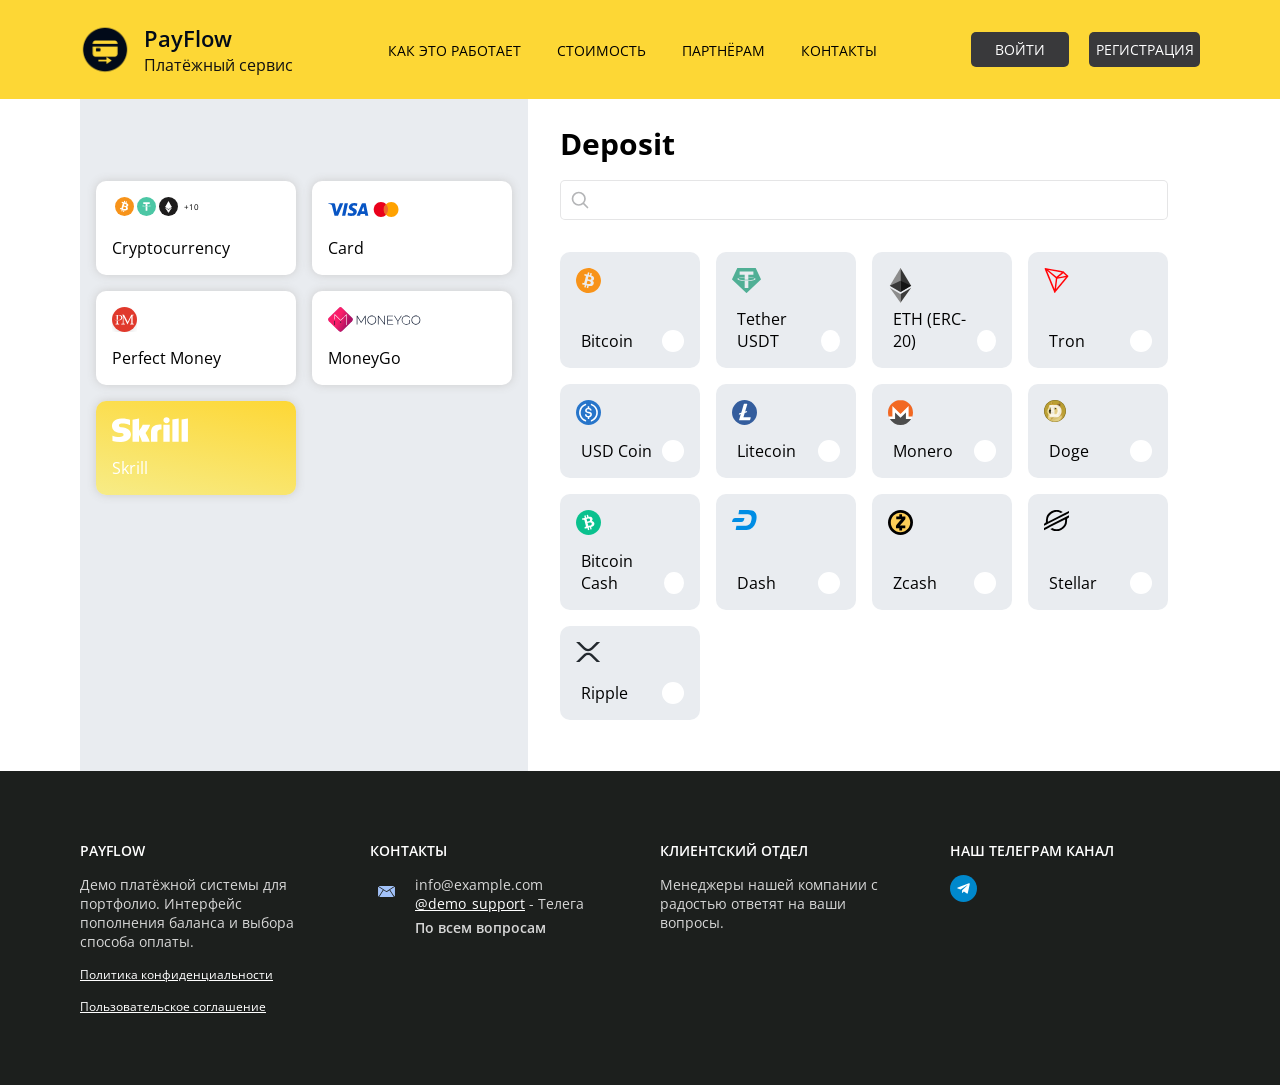
<file: cards-template/skrill.html>
<!doctype html>
<html lang="en">
<head>
    <meta charset="UTF-8">
    <meta name="viewport" content="width=device-width, user-scalable=no, initial-scale=1.0, maximum-scale=1.0, minimum-scale=1.0">
    <meta http-equiv="X-UA-Compatible" content="ie=edge">
    <title>Skrill</title>
    <link rel="icon" type="image/png" href="../static/assets/img/favicon.png" />
    <link rel="apple-touch-icon-precomposed" href="../static/assets/img/favicon.png"/>
    <link href="https://fonts.googleapis.com/css2?family=Open+Sans:wght@400;700&display=swap" rel="stylesheet">
    <link rel="stylesheet" href="../static/assets/css/main.css">
</head>
<body>
    <section class="wrapper">
        <section class="header">
            <div class="container">
                <div class="header__logo">
                    <img src="../static/assets/img/logo.png" alt="" class="header__logo-image">
                    <p class="header__logo-title">
                        <span class="bold">PayFlow</span>
                        <span>Платёжный сервис</span>
                    </p>
                </div>
                <ul class="header__menu">
                    <li class="header__menu-item"><a href="#" class="header__menu-item-link">Как это работает</a></li>
                    <li class="header__menu-item"><a href="#" class="header__menu-item-link">Стоимость</a></li>
                    <li class="header__menu-item"><a href="#" class="header__menu-item-link">Партнёрам</a></li>
                    <li class="header__menu-item"><a href="#contacts" class="header__menu-item-link">Контакты</a></li>
                </ul>
                <div class="header__auth">
                    <a href="#" class="header__auth-link">Войти</a>
                    <a href="#" class="header__auth-link">Регистрация</a>
                </div>
            </div>
        </section>

        <section class="payment-systems">
            <div class="container">
                <div class="d-flex flex-wrap">
                    <div class="payment-systems__left">
                        <div class="region opacity-0">
                            <span>Payment methods for the region</span><strong>Georgia </strong>
                            <a href="#">Change</a>
                        </div>
                        <div class="payments">
                            <a href="../index.html" class="payment ">
                                <div class="payment__icons">
                                    <svg xmlns="http://www.w3.org/2000/svg" fill="none" viewBox="0 0 18 18" id="btc-label" class="">
                                        <g>
                                            <!-- <rect class="btc-svg-mono svg-mono" width="18" height="18" fill="currentColor" rx="9"></rect> -->
                                            <rect class="btc-svg-color svg-color" width="18" height="18" fill="#F7931A" rx="9"></rect>
                                            <path fill="#fff" d="M12.64 7.906c.114-1.055-.634-1.727-1.778-2.155l.415-1.494-.908-.252-.42 1.486c-.237-.067-.477-.145-.723-.208l.414-1.479-.908-.252-.415 1.494c-.199-.05-1.835-.508-1.835-.508l-.272.972s.675.173.662.182c.37.102.43.35.413.544L6.149 10.33c-.048.11-.168.275-.424.207.009.015-.66-.184-.66-.184L4.58 11.39l1.833.514-.42 1.51.909.253.425-1.52c.247.075.489.145.726.21l-.423 1.51.908.253.42-1.509c1.388.407 2.691.135 3.193-1.14.297-.774-.142-1.801-.746-2.238.597-.122 1.093-.517 1.234-1.328zm-2.17 2.88c-.515 1.255-2.214.464-2.829.296l.54-2.008c.617.169 2.614.535 2.288 1.713zm.393-2.931c-.43 1.13-1.882.452-2.393.309l.488-1.824c.512.148 2.12.362 1.905 1.515z"></path>
                                        </g>
                                    </svg>
                                    <svg xmlns="http://www.w3.org/2000/svg" fill="none" viewBox="0 0 18 18" id="tether-label" class="">
                                        <g>
                                            <!-- <rect class="tether-svg svg-mono" width="18" height="18" fill="currentColor" rx="9"></rect> -->
                                            <rect class="tether-svg svg-color" width="18" height="18" fill="#4CC7A5" rx="9"></rect>
                                            <path fill="#fff" d="M9.814 9.3c-.046.004-.28.02-.804.02-.417 0-.713-.014-.817-.02-1.61-.076-2.812-.38-2.812-.745s1.202-.668 2.812-.747v1.19c.106.008.407.027.824.027.5 0 .75-.023.795-.027V7.809c1.607.078 2.806.382 2.806.746 0 .363-1.198.668-2.806.745h.002zm0-1.614V6.622h2.242V5H5.951v1.622h2.242v1.064C6.37 7.776 5 8.169 5 8.638c0 .47 1.37.861 3.193.953V13h1.62V9.59C11.632 9.499 13 9.107 13 8.638c0-.47-1.367-.86-3.187-.952z"></path>
                                        </g>
                                    </svg>
                                    <svg xmlns="http://www.w3.org/2000/svg" fill="none" viewBox="0 0 18 18" id="eth-label" class="">
                                        <!-- <rect class="ethereum-svg svg-mono" width="18" height="18" fill="currentColor" rx="9"></rect> -->
                                        <rect class="ethereum-svg svg-color" width="18" height="18" fill="#1D1C1C" rx="9"></rect>
                                        <path fill="#fff" d="M11.976 9.166l-2.84-5.082a.153.153 0 00-.272 0l-2.84 5.082a.186.186 0 00.053.242l2.84 1.881c.051.034.115.034.165 0l2.84-1.88c.077-.05.1-.16.054-.243z"></path>
                                        <path fill="#fff" d="M11.84 10.22l-2.757 1.86a.148.148 0 01-.168 0l-2.757-1.86c-.05-.034-.105.03-.071.083l2.78 4.347c.065.1.199.1.263 0l2.781-4.347c.033-.052-.022-.117-.071-.084z"></path>
                                        <path fill="#E6E7E8" d="M11.76 8.779L9.083 10.55a.148.148 0 01-.166 0L6.24 8.78l-.216.387a.186.186 0 00.053.243l2.84 1.88c.051.034.115.034.166 0l2.84-1.88c.075-.05.1-.16.053-.243l-.216-.387z"></path>
                                        <path fill="#E6E7E8" d="M11.84 10.22l-.61.41-2.1 3.283c-.064.1-.198.1-.262 0l-2.1-3.282-.61-.412c-.05-.033-.105.032-.071.084l2.78 4.347c.065.1.199.1.263 0l2.781-4.347c.033-.052-.022-.117-.072-.084z"></path>
                                    </svg>
                                    <span class="payment__current"> +10</span>
                                </div>
                                <div class="payment__title">Cryptocurrency</div>
                            </a>
                            <a href="./master-card.html" class="payment">
                                <div class="payment__icons">
                                    <svg width="41" height="13" viewBox="0 0 41 13" fill="none" xmlns="http://www.w3.org/2000/svg" id="card_visa-card">
                                        <!-- <g class="visa-svg svg-mono" fill="#fff">
                                            <path fill-rule="evenodd" clip-rule="evenodd" d="M40.22 12.798h.08l-.044-.212-.058-.28-.447-2.135a1459.488 1459.488 0 01-.83-3.968c-.126-.611-.254-1.222-.382-1.833L37.69.298c-.013-.057-.03-.08-.092-.08H34.91c-.075 0-.155.005-.23.018-.57.093-.96.412-1.181.942-.805 1.924-1.612 3.847-2.418 5.77l-2.418 5.77a.984.984 0 01-.03.08h3.335c.053 0 .075-.018.093-.067.212-.583.425-1.167.633-1.75.013-.045.035-.062.084-.062h4.052c.053 0 .076.017.084.066l.16.763.203.97c.014.066.04.08.102.08h2.84zm-4.835-9.16c.327 1.564.655 3.13.982 4.707-.907 0-1.805 0-2.712.005.57-1.579 1.137-3.144 1.708-4.713h.022z"></path>
                                            <path d="M0 .58C.027.458.049.343.075.224H5.566c.783 0 1.384.486 1.54 1.25.15.77.291 1.54.437 2.309.155.831.314 1.662.47 2.494.15.809.305 1.618.455 2.423l.018.088c.053-.137.101-.256.15-.376 1.07-2.701 2.137-5.403 3.203-8.1.027-.066.058-.088.128-.088 1.075.004 2.15 0 3.226.004h.093c-.014.031-.018.053-.027.075L10.043 12.74c-.018.048-.04.07-.093.066H6.64c-.021 0-.04 0-.066-.004-.075-.297-.154-.588-.23-.885L4.287 3.96l-.385-1.464a1.272 1.272 0 00-.668-.822 8.709 8.709 0 00-1.606-.646C1.106.873.575.744.053.603.04.59.023.585 0 .58zM28.815 3.207a6.984 6.984 0 00-1.08-.384 6.134 6.134 0 00-1.77-.204c-.397.013-.787.075-1.145.265-.235.124-.43.288-.531.54-.124.3-.062.566.141.809.186.221.425.385.673.522.456.256.916.495 1.376.747.513.283 1.004.601 1.416 1.026.442.45.739.977.845 1.605.053.322.057.645.022.972a3.84 3.84 0 01-.46 1.504c-.394.703-.965 1.216-1.664 1.6-.593.327-1.23.526-1.898.65a8.775 8.775 0 01-1.831.137c-.983-.03-1.947-.163-2.885-.464-.177-.057-.345-.124-.526-.19.199-.92.393-1.835.588-2.755.035.014.062.027.088.04.465.221.934.42 1.434.548.411.106.827.173 1.252.195.327.018.65.026.973-.018.43-.057.837-.168 1.177-.45.332-.27.456-.69.323-1.066a1.07 1.07 0 00-.296-.43 3.438 3.438 0 00-.775-.53c-.38-.203-.77-.393-1.15-.601-.553-.3-1.066-.663-1.49-1.136-.377-.42-.642-.898-.74-1.455-.088-.5-.044-.995.084-1.481.235-.862.744-1.539 1.451-2.065.65-.482 1.385-.778 2.173-.955A8.093 8.093 0 0126.73.01c.885.04 1.743.225 2.575.521.057.022.066.04.057.102-.18.84-.362 1.68-.54 2.52.005.009 0 .027-.008.053zM14.012 12.793l.132-.632c.257-1.194.51-2.383.766-3.577.26-1.211.518-2.427.778-3.639.261-1.216.522-2.432.784-3.643.07-.336.141-.672.216-1.008.01-.04.014-.075.076-.075 1.044.004 2.088 0 3.132 0h.053c-.022.12-.044.23-.07.34-.421 1.968-.841 3.94-1.266 5.907-.416 1.937-.832 3.873-1.243 5.81-.036.16-.067.314-.102.473-.009.035-.022.049-.058.049h-3.167c-.01.004-.018 0-.031-.005z"></path>
                                        </g> -->
                                        <g class="visa-svg svg-color" fill="#0855C4"><path fill-rule="evenodd" clip-rule="evenodd" d="M40.22 12.798h.08l-.044-.212-.058-.28-.447-2.135a1459.488 1459.488 0 01-.83-3.968c-.126-.611-.254-1.222-.382-1.833L37.69.298c-.013-.057-.03-.08-.092-.08H34.91c-.075 0-.155.005-.23.018-.57.093-.96.412-1.181.942-.805 1.924-1.612 3.847-2.418 5.77l-2.418 5.77a.984.984 0 01-.03.08h3.335c.053 0 .075-.018.093-.067.212-.583.425-1.167.633-1.75.013-.045.035-.062.084-.062h4.052c.053 0 .076.017.084.066l.16.763.203.97c.014.066.04.08.102.08h2.84zm-4.835-9.16c.327 1.564.655 3.13.982 4.707-.907 0-1.805 0-2.712.005.57-1.579 1.137-3.144 1.708-4.713h.022z"></path><path d="M0 .58C.027.458.049.343.075.224H5.566c.783 0 1.384.486 1.54 1.25.15.77.291 1.54.437 2.309.155.831.314 1.662.47 2.494.15.809.305 1.618.455 2.423l.018.088c.053-.137.101-.256.15-.376 1.07-2.701 2.137-5.403 3.203-8.1.027-.066.058-.088.128-.088 1.075.004 2.15 0 3.226.004h.093c-.014.031-.018.053-.027.075L10.043 12.74c-.018.048-.04.07-.093.066H6.64c-.021 0-.04 0-.066-.004-.075-.297-.154-.588-.23-.885L4.287 3.96l-.385-1.464a1.272 1.272 0 00-.668-.822 8.709 8.709 0 00-1.606-.646C1.106.873.575.744.053.603.04.59.023.585 0 .58zM28.815 3.207a6.984 6.984 0 00-1.08-.384 6.134 6.134 0 00-1.77-.204c-.397.013-.787.075-1.145.265-.235.124-.43.288-.531.54-.124.3-.062.566.141.809.186.221.425.385.673.522.456.256.916.495 1.376.747.513.283 1.004.601 1.416 1.026.442.45.739.977.845 1.605.053.322.057.645.022.972a3.84 3.84 0 01-.46 1.504c-.394.703-.965 1.216-1.664 1.6-.593.327-1.23.526-1.898.65a8.775 8.775 0 01-1.831.137c-.983-.03-1.947-.163-2.885-.464-.177-.057-.345-.124-.526-.19.199-.92.393-1.835.588-2.755.035.014.062.027.088.04.465.221.934.42 1.434.548.411.106.827.173 1.252.195.327.018.65.026.973-.018.43-.057.837-.168 1.177-.45.332-.27.456-.69.323-1.066a1.07 1.07 0 00-.296-.43 3.438 3.438 0 00-.775-.53c-.38-.203-.77-.393-1.15-.601-.553-.3-1.066-.663-1.49-1.136-.377-.42-.642-.898-.74-1.455-.088-.5-.044-.995.084-1.481.235-.862.744-1.539 1.451-2.065.65-.482 1.385-.778 2.173-.955A8.093 8.093 0 0126.73.01c.885.04 1.743.225 2.575.521.057.022.066.04.057.102-.18.84-.362 1.68-.54 2.52.005.009 0 .027-.008.053zM14.012 12.793l.132-.632c.257-1.194.51-2.383.766-3.577.26-1.211.518-2.427.778-3.639.261-1.216.522-2.432.784-3.643.07-.336.141-.672.216-1.008.01-.04.014-.075.076-.075 1.044.004 2.088 0 3.132 0h.053c-.022.12-.044.23-.07.34-.421 1.968-.841 3.94-1.266 5.907-.416 1.937-.832 3.873-1.243 5.81-.036.16-.067.314-.102.473-.009.035-.022.049-.058.049h-3.167c-.01.004-.018 0-.031-.005z"></path>
                                    </g> 
                                </svg>
                                <svg width="26" height="15" viewBox="0 0 26 15" fill="none" xmlns="http://www.w3.org/2000/svg" id="card_mastercard">
                                    <g class="mastercard-svg svg-color">
                                        <path d="M7.956 15c3.986 0 7.218-3.358 7.218-7.5 0-4.142-3.232-7.5-7.218-7.5C3.969 0 .736 3.358.736 7.5c0 4.142 3.233 7.5 7.22 7.5z" fill="#EA001B"></path>
                                        <path d="M18.268 15c3.987 0 7.219-3.358 7.219-7.5 0-4.142-3.232-7.5-7.219-7.5S11.05 3.358 11.05 7.5c0 4.142 3.232 7.5 7.22 7.5z" fill="#FFA200"></path>
                                        <path fill-rule="evenodd" clip-rule="evenodd" d="M12.864 2a7.866 7.866 0 00-2.227 5.5c0 2.14.85 4.082 2.227 5.5a7.866 7.866 0 002.228-5.5c0-2.142-.85-4.083-2.228-5.5z" fill="#ED692C"></path>
                                    </g>
                                    <!-- <g class="mastercard-svg svg-mono">
                                        <path d="M7.956 15c3.986 0 7.218-3.358 7.218-7.5 0-4.142-3.232-7.5-7.218-7.5C3.969 0 .736 3.358.736 7.5c0 4.142 3.233 7.5 7.22 7.5z" fill="#ffffffbb"></path><path d="M18.268 15c3.987 0 7.219-3.358 7.219-7.5 0-4.142-3.232-7.5-7.219-7.5S11.05 3.358 11.05 7.5c0 4.142 3.232 7.5 7.22 7.5z" fill="#ffffff5e"></path>
                                        <path fill-rule="evenodd" clip-rule="evenodd" d="M12.864 2a7.866 7.866 0 00-2.227 5.5c0 2.14.85 4.082 2.227 5.5a7.866 7.866 0 002.228-5.5c0-2.142-.85-4.083-2.228-5.5z" fill="#ffffff5e"></path>
                                    </g> -->
                                </svg>
                                </div>
                                <div class="payment__title">Card</div>
                            </a>
                            <a href="./perfect-money.html" class="payment">
                                <div class="payment__icons">
                                    <svg xmlns="http://www.w3.org/2000/svg" xmlns:xlink="http://www.w3.org/1999/xlink" viewBox="0 0 25 25" id="perfectmoney-card">
                                        <defs>
                                            <filter id="perfect-money_svg__a" width="160%" height="160%" x="-30%" y="-18%" filterUnits="objectBoundingBox">
                                                <feOffset dy="3" in="SourceAlpha" result="shadowOffsetOuter1"></feOffset>
                                                <feGaussianBlur in="shadowOffsetOuter1" result="shadowBlurOuter1" stdDeviation="2"></feGaussianBlur>
                                                <feColorMatrix in="shadowBlurOuter1" values="0 0 0 0 0 0 0 0 0 0 0 0 0 0 0 0 0 0 0.09 0"></feColorMatrix>
                                            </filter>
                                            <path id="perfect-money_svg__b" d="M22.5 10C15.596 10 10 15.596 10 22.5S15.596 35 22.5 35 35 29.404 35 22.5 29.401 10 22.5 10zm-5.37 17.405h-3.592v-.584h.616a.54.54 0 00.515-.546v-2.6a16.2 16.2 0 001.244.03v2.606a.552.552 0 00.524.507h.69v.587h.003zm-4.99-4.702c1.426.312 2.877.34 4.703.237 1.353-.08 2.352-1.058 2.352-2.364 0-1.294-1.038-2.31-2.324-2.324h-.958v4.387c-.434.011-.846.011-1.244-.003v-4.098a.314.314 0 00-.295-.286h-.822v-.365h4.168c1.523 0 2.74 1.192 2.74 2.656 0 1.464-1.242 2.517-2.757 2.653-2.338.234-4.657.067-5.562-.493zm18.968 4.118h.663v.584h-3.592v-.584h.593a.548.548 0 00.543-.538v-6.598l-3.842 7.731v-.013.002l-3.98-8.015v6.944a.546.546 0 00.484.49h.885v.584H19.27v-.585h.935c0-.005-.003-.008-.003-.013a.552.552 0 00.551-.552l.006-.005.217-7.592a.323.323 0 00-.306-.304h-.61v-.584h1.52l.454-.003 3.672 7.322 3.636-7.255v-.064h2.43v.584h-.868a.324.324 0 00-.315.31v7.65c.022.273.242.49.518.504z"></path>
                                        </defs>
                                        <g fill="#fff" fill-rule="evenodd">
                                            <g fill-rule="nonzero">
                                                <g class="perfect-money-svg svg-mono " transform="translate(-10 -10)">
                                                    <use fill="#000" filter="url(#perfect-money_svg__a)" xlink:href="#perfect-money_svg__b"></use>
                                                    <use fill="#FFF" xlink:href="#perfect-money_svg__b"></use>
                                                </g>
                                            </g>
                                        </g>
                                        <g fill="none" fill-rule="evenodd">
                                            <g fill-rule="nonzero">
                                                <g>
                                                    <g class="perfect-money-svg svg-color">
                                                        <circle cx="12.5" cy="12.5" r="12.5" fill="#E0392C"></circle>
                                                        <g fill="#FFF">
                                                            <path d="M20.905 8.357h.869v-.584h-2.43v.064l-3.64 7.255-3.671-7.322-.453.003h-1.52v.584h.61a.32.32 0 01.306.304l-.22 7.592-.005.005a.553.553 0 01-.551.552l.002.014h-.935v.584h3.591v-.583h-.885a.547.547 0 01-.484-.49V9.39l3.987 8.015v-.002.013l3.842-7.73v6.597a.55.55 0 01-.543.538h-.593v.584h3.592v-.584h-.663a.548.548 0 01-.518-.504v-7.65a.317.317 0 01.312-.31z"></path><path d="M10.454 10.543c0-1.464-1.217-2.656-2.74-2.656H3.551v.365h.821c.156.01.281.133.295.286v4.097c.398.014.813.014 1.245.002V8.252h.957c1.285.013 2.324 1.03 2.324 2.323 0 1.306-1 2.283-2.353 2.364-1.829.103-3.276.075-4.702-.237.905.56 3.221.73 5.557.496 1.517-.14 2.759-1.189 2.759-2.656zm-4.541 5.771v-2.606c-.434.006-.852-.005-1.244-.03v2.6a.541.541 0 01-.515.546h-.615v.584h3.59v-.583h-.69a.556.556 0 01-.526-.51z"></path>
                                                        </g>
                                                    </g>
                                                </g>
                                            </g>
                                        </g>
                                    </svg>
                                </div>
                                <div class="payment__title">Perfect Money</div>
                            </a>
                            <a href="./money-go.html" class="payment ">
                                <div class="payment__icons">
                                    <svg viewBox="0 0 63 17" fill="none" xmlns="http://www.w3.org/2000/svg" id="money_go-card">
                                        <g class="money-go-svg svg-mono" fill="fff">
                                            <path d="M19.983 5.93l2.593 4.258L25.17 5.93h.439v5.963h-.439V6.754L22.765 10.7h-.378l-2.404-3.945v5.139h-.442V5.93h.442zM26.776 8.913a3.17 3.17 0 01.848-2.211 2.83 2.83 0 01.957-.655c.375-.161.772-.238 1.19-.23.418-.008.815.069 1.19.23.378.158.7.376.965.655.268.276.479.607.631.993.156.386.23.792.222 1.218.008.427-.066.833-.222 1.219a3.028 3.028 0 01-.63.997 2.84 2.84 0 01-.966.651c-.375.161-.772.237-1.19.23a2.847 2.847 0 01-1.19-.23 2.86 2.86 0 01-.957-.651 3.063 3.063 0 01-.627-.997 3.17 3.17 0 01-.221-1.219zm5.548 0c.003-.37-.059-.72-.185-1.049a2.59 2.59 0 00-.526-.86 2.337 2.337 0 00-.817-.567 2.44 2.44 0 00-1.025-.201 2.424 2.424 0 00-2.235 1.322 2.78 2.78 0 00-.31 1.355 2.78 2.78 0 00.31 1.355 2.436 2.436 0 002.235 1.32 2.435 2.435 0 002.235-1.319c.218-.41.324-.862.318-1.356zM34.38 5.93l3.929 5.231v-5.23h.446v5.962h-.438L34.39 6.666v5.227h-.45V5.93h.442zM44.266 5.93v.414H40.73v2.348h3.197v.418H40.73v2.373h3.615v.41h-4.065V5.93h3.985zM44.903 5.93h.502l2.127 3.353 2.123-3.353h.503l-2.404 3.771v2.192h-.455V9.7L44.903 5.93zM50.128 8.913a3.152 3.152 0 01.22-1.218c.156-.386.368-.717.636-.993.27-.279.598-.497.981-.655.386-.161.796-.238 1.23-.23.529 0 1.011.11 1.448.33.437.22.795.527 1.073.92l-.37.238a2.376 2.376 0 00-.908-.792 2.74 2.74 0 00-1.243-.277 2.612 2.612 0 00-1.065.2c-.33.137-.608.326-.836.568a2.646 2.646 0 00-.531.86c-.126.33-.188.68-.185 1.05a2.72 2.72 0 00.189 1.049c.131.33.313.615.547.856.233.239.516.428.848.567.335.14.692.207 1.07.201.434 0 .84-.07 1.218-.209.38-.14.68-.332.896-.579V8.865h.439v2.115c-.247.306-.607.555-1.082.748a3.847 3.847 0 01-1.471.281 3.024 3.024 0 01-1.227-.229 2.989 2.989 0 01-.993-.651 3.087 3.087 0 01-.884-2.216zM56.76 8.913a3.17 3.17 0 01.848-2.211 2.83 2.83 0 01.957-.655c.375-.161.772-.238 1.19-.23.418-.008.815.069 1.19.23.378.158.7.376.965.655.268.276.479.607.632.993.155.386.229.792.22 1.218.009.427-.065.833-.22 1.219a3.028 3.028 0 01-.632.997 2.84 2.84 0 01-.965.651c-.375.161-.772.237-1.19.23a2.847 2.847 0 01-1.19-.23 2.859 2.859 0 01-.957-.651 3.063 3.063 0 01-.627-.997 3.17 3.17 0 01-.221-1.219zm5.548 0c.003-.37-.059-.72-.185-1.049a2.59 2.59 0 00-.526-.86 2.337 2.337 0 00-.817-.567 2.44 2.44 0 00-1.025-.201 2.424 2.424 0 00-2.235 1.322 2.78 2.78 0 00-.31 1.355 2.78 2.78 0 00.31 1.355 2.436 2.436 0 002.235 1.32 2.435 2.435 0 002.236-1.319c.217-.41.323-.862.317-1.356z">

                                            </path>
                                            <path d="M7.363.596a1.594 1.594 0 012.254 0l6.767 6.767a1.594 1.594 0 010 2.254l-6.767 6.767a1.594 1.594 0 01-2.254 0L.596 9.617a1.594 1.594 0 010-2.254L7.363.596z" fill="#C0DDF7"></path>
                                            <path fill-rule="evenodd" clip-rule="evenodd" d="M4.383 5.113a.2.2 0 01.34-.14h.001l3.85 3.851 1.873-1.872a.2.2 0 01.282.281L8.713 9.25a.2.2 0 01-.304-.027L4.78 5.594v2.707a.2.2 0 11-.398 0V5.113zm6.989 1.477l.98-.98v6.542a.2.2 0 10.398 0V5.113a.2.2 0 00-.38-.085l-1.28 1.28a.2.2 0 00.282.282z"></path>
                                            <path d="M4.383 9.496a.2.2 0 01.398 0v2.656a.2.2 0 11-.398 0V9.496zM9.031 10.227a.398.398 0 11-.797 0 .398.398 0 01.797 0z"></path>
                                        </g>
                                        <g class="money-go-svg svg-color">
                                            <path d="M19.983 5.93l2.593 4.258L25.17 5.93h.439v5.963h-.439V6.754L22.765 10.7h-.378l-2.404-3.945v5.139h-.442V5.93h.442zM26.776 8.913a3.17 3.17 0 01.848-2.211 2.83 2.83 0 01.957-.655c.375-.161.772-.238 1.19-.23.418-.008.815.069 1.19.23.378.158.7.376.965.655.268.276.479.607.631.993.156.386.23.792.222 1.218.008.427-.066.833-.222 1.219a3.028 3.028 0 01-.63.997 2.84 2.84 0 01-.966.651c-.375.161-.772.237-1.19.23a2.847 2.847 0 01-1.19-.23 2.86 2.86 0 01-.957-.651 3.063 3.063 0 01-.627-.997 3.17 3.17 0 01-.221-1.219zm5.548 0c.003-.37-.059-.72-.185-1.049a2.59 2.59 0 00-.526-.86 2.337 2.337 0 00-.817-.567 2.44 2.44 0 00-1.025-.201 2.424 2.424 0 00-2.235 1.322 2.78 2.78 0 00-.31 1.355 2.78 2.78 0 00.31 1.355 2.436 2.436 0 002.235 1.32 2.435 2.435 0 002.235-1.319c.218-.41.324-.862.318-1.356zM34.38 5.93l3.929 5.231v-5.23h.446v5.962h-.438L34.39 6.666v5.227h-.45V5.93h.442zM44.266 5.93v.414H40.73v2.348h3.197v.418H40.73v2.373h3.615v.41h-4.065V5.93h3.985zM44.903 5.93h.502l2.127 3.353 2.123-3.353h.503l-2.404 3.771v2.192h-.455V9.7L44.903 5.93zM50.128 8.913a3.152 3.152 0 01.22-1.218c.156-.386.368-.717.636-.993.27-.279.598-.497.981-.655.386-.161.796-.238 1.23-.23.529 0 1.011.11 1.448.33.437.22.795.527 1.073.92l-.37.238a2.376 2.376 0 00-.908-.792 2.74 2.74 0 00-1.243-.277 2.612 2.612 0 00-1.065.2c-.33.137-.608.326-.836.568a2.646 2.646 0 00-.531.86c-.126.33-.188.68-.185 1.05a2.72 2.72 0 00.189 1.049c.131.33.313.615.547.856.233.239.516.428.848.567.335.14.692.207 1.07.201.434 0 .84-.07 1.218-.209.38-.14.68-.332.896-.579V8.865h.439v2.115c-.247.306-.607.555-1.082.748a3.847 3.847 0 01-1.471.281 3.024 3.024 0 01-1.227-.229 2.989 2.989 0 01-.993-.651 3.087 3.087 0 01-.884-2.216zM56.76 8.913a3.17 3.17 0 01.848-2.211 2.83 2.83 0 01.957-.655c.375-.161.772-.238 1.19-.23.418-.008.815.069 1.19.23.378.158.7.376.965.655.268.276.479.607.632.993.155.386.229.792.22 1.218.009.427-.065.833-.22 1.219a3.028 3.028 0 01-.632.997 2.84 2.84 0 01-.965.651c-.375.161-.772.237-1.19.23a2.847 2.847 0 01-1.19-.23 2.859 2.859 0 01-.957-.651 3.063 3.063 0 01-.627-.997 3.17 3.17 0 01-.221-1.219zm5.548 0c.003-.37-.059-.72-.185-1.049a2.59 2.59 0 00-.526-.86 2.337 2.337 0 00-.817-.567 2.44 2.44 0 00-1.025-.201 2.424 2.424 0 00-2.235 1.322 2.78 2.78 0 00-.31 1.355 2.78 2.78 0 00.31 1.355 2.436 2.436 0 002.235 1.32 2.435 2.435 0 002.236-1.319c.217-.41.323-.862.317-1.356z" fill="#0E1930">

                                            </path>
                                            <path d="M7.363.596a1.594 1.594 0 012.254 0l6.767 6.767a1.594 1.594 0 010 2.254l-6.767 6.767a1.594 1.594 0 01-2.254 0L.596 9.617a1.594 1.594 0 010-2.254L7.363.596z" fill="url(#money_go_svg__a)"></path>
                                            <path fill-rule="evenodd" clip-rule="evenodd" d="M4.383 5.113a.2.2 0 01.34-.14h.001l3.85 3.851 1.873-1.872a.2.2 0 01.282.281L8.713 9.25a.2.2 0 01-.304-.027L4.78 5.594v2.707a.2.2 0 11-.398 0V5.113zm6.989 1.477l.98-.98v6.542a.2.2 0 10.398 0V5.113a.2.2 0 00-.38-.085l-1.28 1.28a.2.2 0 00.282.282z" fill="#fff">

                                            </path>
                                            <path d="M4.383 9.496a.2.2 0 11.398 0v2.656a.2.2 0 11-.398 0V9.496zM9.031 10.227a.398.398 0 11-.797 0 .398.398 0 01.797 0z" fill="#0E1930"></path><defs><linearGradient id="money_go_svg__a" x1="6.574" y1="9.647" x2="12.684" y2="12.569" gradientUnits="userSpaceOnUse"><stop offset="0" stop-color="#F91E6A"></stop><stop offset="1" stop-color="#AE1264"></stop></linearGradient></defs></g>
                                        </svg>
                                </div>
                                <div class="payment__title">MoneyGo</div>
                            </a>
                            <a href="./skrill.html" class="payment payment--active">
                                <div class="payment__icons">
                                <svg viewBox="0 0 76 25" fill="none" xmlns="http://www.w3.org/2000/svg" id="skrill-card">
                                        <g class="skrill-svg svg-mono" fill="#fff">
                                            <g clip-path="url(#skrill_svg__a)">
                                                <path fill-rule="evenodd" clip-rule="evenodd" d="M54.536 6.14c1.721 0 3.117-1.336 3.117-2.982 0-1.647-1.396-2.983-3.117-2.983-1.719 0-3.114 1.336-3.114 2.983 0 1.646 1.395 2.981 3.114 2.981zM30.67 7.75c-.14.337-1.152 3.074-3.6 5.91V1.533l-6.522 1.234V24.75h6.522v-6.795c1.889 2.712 2.821 6.795 2.821 6.795h7.812c-.772-3.075-4.152-8.745-4.152-8.745 3.033-3.682 4.366-7.606 4.578-8.256h-7.459zm17.146-.23c-5.842.18-8.807 2.688-8.807 7.676v9.554h6.373V16.96c0-2.987.408-4.267 4.11-4.389V7.607c-.623-.126-1.676-.087-1.676-.087zM9.609 10.17c-.799-.05-2.648-.165-2.648-1.759 0-1.923 2.662-1.923 3.66-1.923 1.757 0 4.031.497 5.655.962 0 0 .906.306 1.677.619l.072.018V2.82l-.098-.028c-1.917-.642-4.146-1.26-8.278-1.26C2.524 1.532 0 5.506 0 8.91c0 1.963.879 6.58 9.038 7.113.692.04 2.527.142 2.527 1.79 0 1.36-1.502 2.161-4.03 2.161-2.77 0-5.458-.676-7.09-1.317v5.425c2.444.613 5.198.92 8.426.92 6.966 0 10.086-3.76 10.086-7.486 0-4.225-3.49-6.97-9.348-7.345zm41.768 14.58h6.321V7.768h-6.321V24.75zM69.601 2.615V24.75h6.323V1.532L69.6 2.615zm-9.225 0l6.316-1.083V24.75h-6.316V2.615z">

                                                </path>
                                            </g>
                                            <defs>
                                                <clipPath id="skrill_svg__a">
                                                    <path d="M0 0h76v25H0z"></path>
                                                </clipPath>
                                            </defs>
                                        </g>
                                        <!-- <g class="skrill-svg svg-color">
                                        <g clip-path="url(#skrill_svg__b)">
                                        <path fill-rule="evenodd" clip-rule="evenodd" d="M54.536 6.14c1.721 0 3.117-1.336 3.117-2.982 0-1.647-1.396-2.983-3.117-2.983-1.719 0-3.114 1.336-3.114 2.983 0 1.646 1.395 2.981 3.114 2.981zM30.67 7.75c-.14.337-1.152 3.074-3.6 5.91V1.533l-6.522 1.234V24.75h6.522v-6.795c1.889 2.712 2.821 6.795 2.821 6.795h7.812c-.772-3.075-4.152-8.745-4.152-8.745 3.033-3.682 4.366-7.606 4.578-8.256h-7.459zm17.146-.23c-5.842.18-8.807 2.688-8.807 7.676v9.554h6.373V16.96c0-2.987.408-4.267 4.11-4.389V7.607c-.623-.126-1.676-.087-1.676-.087zM9.609 10.17c-.799-.05-2.648-.165-2.648-1.759 0-1.923 2.662-1.923 3.66-1.923 1.757 0 4.031.497 5.655.962 0 0 .906.306 1.677.619l.072.018V2.82l-.098-.028c-1.917-.642-4.146-1.26-8.278-1.26C2.524 1.532 0 5.506 0 8.91c0 1.963.879 6.58 9.038 7.113.692.04 2.527.142 2.527 1.79 0 1.36-1.502 2.161-4.03 2.161-2.77 0-5.458-.676-7.09-1.317v5.425c2.444.613 5.198.92 8.426.92 6.966 0 10.086-3.76 10.086-7.486 0-4.225-3.49-6.97-9.348-7.345zm41.768 14.58h6.321V7.768h-6.321V24.75zM69.601 2.615V24.75h6.323V1.532L69.6 2.615zm-9.225 0l6.316-1.083V24.75h-6.316V2.615z" fill="url(#skrill_svg__c)">

                                        </path>
                                        </g> -->
                                        <!-- <defs>
                                            <linearGradient id="skrill_svg__c" x1="20.533" y1=".175" x2="25.775" y2="30.875" gradientUnits="userSpaceOnUse">
                                                <stop offset="0" stop-color="#6B195F"></stop>
                                                <stop offset="1" stop-color="#4C255B"></stop>
                                            </linearGradient>
                                            <clipPath id="skrill_svg__b">
                                                <path fill="#fff" d="M0 0h76v25H0z"></path>
                                            </clipPath>
                                        </defs>
                                        </g> -->
                                    </svg>
                                </div>
                                <div class="payment__title">Skrill</div>
                            </a>

                        </div>
                    </div>
                    <div class="payment-systems__right">

                        <!-- Deposit --- start --->
                        <div class="content deposit">
                            <h1 class="visually-hidden">Deposit</h1>
                            <div class="d-flex content__heading">
                                <h2 class="content__title">Deposit</h2>
                                <!-- <span>ID: 118379</span> -->
                            </div>
                            <div class="search">
                                <input class="search__input" type="search" id="search" data-search>
                                <div class="search__icon">
                                    <svg viewBox="0 0 24 24" fill="none" xmlns="http://www.w3.org/2000/svg"><g id="SVGRepo_bgCarrier" stroke-width="0"></g><g id="SVGRepo_tracerCarrier" stroke-linecap="round" stroke-linejoin="round"></g><g id="SVGRepo_iconCarrier"> <path d="M15.7955 15.8111L21 21M18 10.5C18 14.6421 14.6421 18 10.5 18C6.35786 18 3 14.6421 3 10.5C3 6.35786 6.35786 3 10.5 3C14.6421 3 18 6.35786 18 10.5Z" stroke="#b4b5b7" stroke-width="2" stroke-linecap="round" stroke-linejoin="round"></path> </g></svg>
                                </div>
                            </div>
                    
                            <div class="cards">
                                <article class="card">
                                    <div class="card__icon">
                                        <svg viewBox="0 0 32 32" fill="none" xmlns="http://www.w3.org/2000/svg" id="btc"><g class="btc-svg svg-mono"><path class="btc-svg__icon" d="M12.128 31.524c8.574 2.138 17.256-3.08 19.393-11.652C33.658 11.3 28.443 2.617 19.87.48 11.3-1.659 2.618 3.559.48 12.132c-2.139 8.571 3.079 17.254 11.648 19.392zm7.408-21.84c2.217.764 3.839 1.909 3.519 4.039-.23 1.559-1.095 2.312-2.242 2.577 1.575.819 2.377 2.077 1.613 4.257-.947 2.708-3.197 2.937-6.192 2.37l-.727 2.912-1.755-.438.717-2.872c-.454-.113-.92-.233-1.399-.364l-.72 2.885-1.753-.435.727-2.918-.501-.13c-.248-.065-.498-.13-.75-.193l-2.285-.57.87-2.01s1.295.345 1.277.32c.497.122.717-.202.804-.418l1.148-4.603.186.046a1.483 1.483 0 00-.182-.058l.82-3.286c.02-.373-.108-.843-.82-1.021.028-.018-1.275-.318-1.275-.318l.467-1.874 2.422.604-.002.01c.363.09.738.176 1.121.263l.72-2.884 1.755.438-.707 2.826c.472.108.946.217 1.408.332l.699-2.809 1.756.438-.72 2.884zM13.98 20.141c1.431.378 4.566 1.207 5.064-.795.509-2.043-2.521-2.724-4.004-3.058-.167-.038-.315-.07-.435-.1l-.964 3.865c.097.024.212.054.34.088zm1.354-5.646c1.196.319 3.799 1.013 4.253-.804.464-1.86-2.07-2.421-3.306-2.695-.139-.03-.261-.058-.361-.083l-.875 3.506c.083.02.18.047.29.076z" fill="#fff"></path></g><path class="btc-svg svg-color" d="M12.128 31.524c8.574 2.138 17.256-3.08 19.393-11.652C33.658 11.3 28.443 2.617 19.87.48 11.3-1.659 2.618 3.559.48 12.132c-2.139 8.571 3.079 17.254 11.648 19.392zm7.408-21.84c2.217.764 3.839 1.909 3.519 4.039-.23 1.559-1.095 2.312-2.242 2.577 1.575.819 2.377 2.077 1.613 4.257-.947 2.708-3.197 2.937-6.192 2.37l-.727 2.912-1.755-.438.717-2.872c-.454-.113-.92-.233-1.399-.364l-.72 2.885-1.753-.435.727-2.918-.501-.13c-.248-.065-.498-.13-.75-.193l-2.285-.57.87-2.01s1.295.345 1.277.32c.497.122.717-.202.804-.418l1.148-4.603.186.046a1.483 1.483 0 00-.182-.058l.82-3.286c.02-.373-.108-.843-.82-1.021.028-.018-1.275-.318-1.275-.318l.467-1.874 2.422.604-.002.01c.363.09.738.176 1.121.263l.72-2.884 1.755.438-.707 2.826c.472.108.946.217 1.408.332l.699-2.809 1.756.438-.72 2.884zM13.98 20.141c1.431.378 4.566 1.207 5.064-.795.509-2.043-2.521-2.724-4.004-3.058-.167-.038-.315-.07-.435-.1l-.964 3.865c.097.024.212.054.34.088zm1.354-5.646c1.196.319 3.799 1.013 4.253-.804.464-1.86-2.07-2.421-3.306-2.695-.139-.03-.261-.058-.361-.083l-.875 3.506c.083.02.18.047.29.076z" fill="#F7931A"></path></svg>
                                    </div>
                                    <div class="card__footer">
                                        <div class="card__title">Bitcoin</div>
                                        <div class="check">
                                            <svg xmlns="http://www.w3.org/2000/svg" viewBox="0 0 512 512" aria-hidden="true" role="img" class="icon icon-check" fill="currentColor"><path d="M435.848 83.466L172.804 346.51l-96.652-96.652c-4.686-4.686-12.284-4.686-16.971 0l-28.284 28.284c-4.686 4.686-4.686 12.284 0 16.971l133.421 133.421c4.686 4.686 12.284 4.686 16.971 0l299.813-299.813c4.686-4.686 4.686-12.284 0-16.971l-28.284-28.284c-4.686-4.686-12.284-4.686-16.97 0z"></path></svg>
                                        </div>
                                    </div>
                                </article>
                                <article class="card"  data-filter="tether">
                                    <div class="card__icon">
                                        <svg width="29" height="25" viewBox="0 0 29 25" fill="none" xmlns="http://www.w3.org/2000/svg" id="tether"><path d="M14.52 12.299c1.182 0 1.712-.031 1.814-.039h-.003c3.625-.16 6.33-.787 6.33-1.535 0-.749-2.706-1.375-6.33-1.535v2.447c-.102.01-.666.056-1.794.056-.94 0-1.62-.04-1.858-.057V9.188c-3.632.161-6.342.787-6.342 1.537 0 .75 2.71 1.377 6.342 1.535.235.011.902.039 1.842.039z" fill="#50AF95"></path><path fill-rule="evenodd" clip-rule="evenodd" d="M.022 11.13L5.31.123A.212.212 0 015.506 0h17.989a.215.215 0 01.195.123l5.287 11.007a.212.212 0 01-.046.25l-14.28 13.56a.219.219 0 01-.302 0L.069 11.378a.213.213 0 01-.047-.248zm16.312-4.384v2.19c4.104.189 7.186.994 7.186 1.96s-3.085 1.772-7.186 1.96v7.02h-3.655v-7.018c-4.11-.188-7.202-.994-7.202-1.961 0-.967 3.091-1.774 7.202-1.961v-2.19H7.622v-3.34h13.77v3.34h-5.058z" fill="#50AF95"></path>
                                        
                                        </svg>
                                    </div>
                                    <div class="card__footer">
                                        <div class="card__title">Tether USDT</div>
                                        <div class="check">
                                            <svg xmlns="http://www.w3.org/2000/svg" viewBox="0 0 512 512" aria-hidden="true" role="img" class="icon icon-check" fill="currentColor"><path d="M435.848 83.466L172.804 346.51l-96.652-96.652c-4.686-4.686-12.284-4.686-16.971 0l-28.284 28.284c-4.686 4.686-4.686 12.284 0 16.971l133.421 133.421c4.686 4.686 12.284 4.686 16.971 0l299.813-299.813c4.686-4.686 4.686-12.284 0-16.971l-28.284-28.284c-4.686-4.686-12.284-4.686-16.97 0z"></path></svg>
                                        </div>
                                    </div>
                                </article>
                                <article class="card">
                                    <div class="card__icon">
                                        <svg viewBox="0 0 23 32" fill="none" xmlns="http://www.w3.org/2000/svg" id="eth"><g class="ethereum-svg svg-mono" fill="#fff"><path d="M11.493 0l-.216.73v21.158l.216.215 9.82-5.806L11.494 0z"></path><path d="M11.492 0L1.67 16.297l9.822 5.806V0zm0 23.962l-.121.147v7.539l.121.352 9.828-13.84-9.828 5.802z"></path><path d="M11.492 32v-8.038L1.67 18.16 11.492 32zm0-9.897l9.822-5.806-9.821-4.464v10.27zM1.67 16.297l9.822 5.806v-10.27L1.67 16.297z"></path></g><g class="ethereum-svg svg-color"><path d="M11.493 0l-.216.73v21.158l.216.215 9.82-5.806L11.494 0z" fill="#343434"></path><path d="M11.492 0L1.67 16.297l9.822 5.806V0z" fill="#8C8C8C"></path><path d="M11.492 23.962l-.121.147v7.539l.121.352 9.828-13.84-9.828 5.802z" fill="#3C3C3B"></path><path d="M11.492 32v-8.038L1.67 18.16 11.492 32z" fill="#8C8C8C"></path><path d="M11.493 22.103l9.82-5.806-9.82-4.464v10.27z" fill="#141414"></path><path d="M1.67 16.297l9.822 5.806v-10.27L1.67 16.297z" fill="#393939"></path></g></svg>
                                    </div>
                                    <div class="card__footer">
                                        <div class="card__title">ETH (ERC-20)</div>
                                        <div class="check">
                                            <svg xmlns="http://www.w3.org/2000/svg" viewBox="0 0 512 512" aria-hidden="true" role="img" class="icon icon-check" fill="currentColor"><path d="M435.848 83.466L172.804 346.51l-96.652-96.652c-4.686-4.686-12.284-4.686-16.971 0l-28.284 28.284c-4.686 4.686-4.686 12.284 0 16.971l133.421 133.421c4.686 4.686 12.284 4.686 16.971 0l299.813-299.813c4.686-4.686 4.686-12.284 0-16.971l-28.284-28.284c-4.686-4.686-12.284-4.686-16.97 0z"></path></svg>
                                        </div>
                                    </div>
                                </article>
                                <article class="card">
                                    <div class="card__icon">
                                        <svg viewBox="0 0 24 24" fill="none" xmlns="http://www.w3.org/2000/svg" id="tron"><g class="tron-svg svg-mono" fill="#fff"><path d="M23.081 7.23c-1.125-1.039-2.68-2.625-3.948-3.75l-.075-.052a1.434 1.434 0 00-.417-.233C15.585 2.625 1.361-.034 1.084 0a.525.525 0 00-.218.083l-.07.056A.836.836 0 00.6.454L.581.503V.81c1.602 4.459 7.924 19.065 9.17 22.493.074.232.217.675.483.697h.06c.142 0 .75-.802.75-.802s10.86-13.17 11.959-14.573c.142-.173.267-.359.375-.555a.904.904 0 00-.297-.84zm-9.25 1.534l4.634-3.844 2.719 2.505-7.354 1.339zm-1.8-.251l-7.98-6.54 12.91 2.38-4.93 4.16zm.72 1.713l8.167-1.316-9.338 11.25 1.17-9.934zm-9.785-7.6l8.397 7.124-1.215 10.418L2.966 2.625z"></path></g><g class="tron-svg svg-color"><path d="M23.081 7.23c-1.125-1.039-2.68-2.625-3.948-3.75l-.075-.052a1.434 1.434 0 00-.417-.233C15.585 2.625 1.361-.034 1.084 0a.525.525 0 00-.218.083l-.07.056A.836.836 0 00.6.454L.581.503V.81c1.602 4.459 7.924 19.065 9.17 22.493.074.232.217.675.483.697h.06c.142 0 .75-.802.75-.802s10.86-13.17 11.959-14.573c.142-.173.267-.359.375-.555a.904.904 0 00-.297-.84zm-9.25 1.534l4.634-3.844 2.719 2.505-7.354 1.339zm-1.8-.251l-7.98-6.54 12.91 2.38-4.93 4.16zm.72 1.713l8.167-1.316-9.338 11.25 1.17-9.934zm-9.785-7.6l8.397 7.124-1.215 10.418L2.966 2.625z" fill="#FF060A"></path></g></svg>
                                    </div>
                                    <div class="card__footer">
                                        <div class="card__title">Tron</div>
                                        <div class="check">
                                            <svg xmlns="http://www.w3.org/2000/svg" viewBox="0 0 512 512" aria-hidden="true" role="img" class="icon icon-check" fill="currentColor"><path d="M435.848 83.466L172.804 346.51l-96.652-96.652c-4.686-4.686-12.284-4.686-16.971 0l-28.284 28.284c-4.686 4.686-4.686 12.284 0 16.971l133.421 133.421c4.686 4.686 12.284 4.686 16.971 0l299.813-299.813c4.686-4.686 4.686-12.284 0-16.971l-28.284-28.284c-4.686-4.686-12.284-4.686-16.97 0z"></path></svg>
                                        </div>
                                    </div>
                                </article>
                                <article class="card">
                                    <div class="card__icon">
                                        <svg viewBox="0 0 24 24" fill="none" xmlns="http://www.w3.org/2000/svg" id="usdc"><g class="usdc-svg svg-mono" fill="#fff"><path fill-rule="evenodd" clip-rule="evenodd" d="M12 24c6.65 0 12-5.35 12-12S18.65 0 12 0 0 5.35 0 12s5.35 12 12 12zm3.3-10.1c0-1.75-1.05-2.35-3.15-2.6-1.5-.2-1.8-.6-1.8-1.3 0-.7.5-1.15 1.5-1.15.9 0 1.4.3 1.65 1.05.05.15.2.25.35.25h.8c.2 0 .35-.15.35-.35v-.05c-.2-1.1-1.1-1.95-2.25-2.05V6.5c0-.2-.15-.35-.4-.4h-.75c-.2 0-.35.15-.4.4v1.15c-1.5.2-2.45 1.2-2.45 2.45 0 1.65 1 2.3 3.1 2.55 1.4.25 1.85.55 1.85 1.35s-.7 1.35-1.65 1.35c-1.3 0-1.75-.55-1.9-1.3-.05-.2-.2-.3-.35-.3h-.85c-.2 0-.35.15-.35.35v.05c.2 1.25 1 2.15 2.65 2.4v1.2c0 .2.15.35.4.4h.75c.2 0 .35-.15.4-.4v-1.2c1.5-.25 2.5-1.3 2.5-2.65zM5 9.55c-1.45 3.85.55 8.2 4.45 9.6.15.1.3.3.3.45v.7c0 .1 0 .15-.05.2-.05.2-.25.3-.45.2-2.8-.9-4.95-3.05-5.85-5.85-1.5-4.75 1.1-9.8 5.85-11.3.05-.05.15-.05.2-.05.2.05.3.2.3.4v.7c0 .25-.1.4-.3.5C7.4 5.85 5.75 7.45 5 9.55zm9.3-5.8c.05-.2.25-.3.45-.2 2.75.9 4.95 3.05 5.85 5.9 1.5 4.75-1.1 9.8-5.85 11.3-.05.05-.15.05-.2.05-.2-.05-.3-.2-.3-.4v-.7c0-.25.1-.4.3-.5 2.05-.75 3.7-2.35 4.45-4.45 1.45-3.85-.55-8.2-4.45-9.6-.15-.1-.3-.3-.3-.5v-.7c0-.1 0-.15.05-.2z"></path></g><g class="usdc-svg svg-color"><path d="M12 24c6.65 0 12-5.35 12-12S18.65 0 12 0 0 5.35 0 12s5.35 12 12 12z" fill="#2775CA"></path><path d="M15.3 13.9c0-1.75-1.05-2.35-3.15-2.6-1.5-.2-1.8-.6-1.8-1.3 0-.7.5-1.15 1.5-1.15.9 0 1.4.3 1.65 1.05.05.15.2.25.35.25h.8c.2 0 .35-.15.35-.35v-.05c-.2-1.1-1.1-1.95-2.25-2.05V6.5c0-.2-.15-.35-.4-.4h-.75c-.2 0-.35.15-.4.4v1.15c-1.5.2-2.45 1.2-2.45 2.45 0 1.65 1 2.3 3.1 2.55 1.4.25 1.85.55 1.85 1.35s-.7 1.35-1.65 1.35c-1.3 0-1.75-.55-1.9-1.3-.05-.2-.2-.3-.35-.3h-.85c-.2 0-.35.15-.35.35v.05c.2 1.25 1 2.15 2.65 2.4v1.2c0 .2.15.35.4.4h.75c.2 0 .35-.15.4-.4v-1.2c1.5-.25 2.5-1.3 2.5-2.65z" fill="#fff"></path><path d="M9.45 19.15c-3.9-1.4-5.9-5.75-4.45-9.6.75-2.1 2.4-3.7 4.45-4.45.2-.1.3-.25.3-.5v-.7c0-.2-.1-.35-.3-.4-.05 0-.15 0-.2.05C4.5 5.05 1.9 10.1 3.4 14.85c.9 2.8 3.05 4.95 5.85 5.85.2.1.4 0 .45-.2.05-.05.05-.1.05-.2v-.7c0-.15-.15-.35-.3-.45zm5.3-15.6c-.2-.1-.4 0-.45.2-.05.05-.05.1-.05.2v.7c0 .2.15.4.3.5 3.9 1.4 5.9 5.75 4.45 9.6-.75 2.1-2.4 3.7-4.45 4.45-.2.1-.3.25-.3.5v.7c0 .2.1.35.3.4.05 0 .15 0 .2-.05 4.75-1.5 7.35-6.55 5.85-11.3-.9-2.85-3.1-5-5.85-5.9z" fill="#fff"></path></g>
                                        </svg>
                                    </div>
                                    <div class="card__footer">
                                        <div class="card__title">USD Coin</div>
                                        <div class="check">
                                            <svg xmlns="http://www.w3.org/2000/svg" viewBox="0 0 512 512" aria-hidden="true" role="img" class="icon icon-check" fill="currentColor"><path d="M435.848 83.466L172.804 346.51l-96.652-96.652c-4.686-4.686-12.284-4.686-16.971 0l-28.284 28.284c-4.686 4.686-4.686 12.284 0 16.971l133.421 133.421c4.686 4.686 12.284 4.686 16.971 0l299.813-299.813c4.686-4.686 4.686-12.284 0-16.971l-28.284-28.284c-4.686-4.686-12.284-4.686-16.97 0z"></path></svg>
                                        </div>
                                    </div>
                                </article>
                                <article class="card">
                                    <div class="card__icon">
                                        <svg viewBox="0 0 22 22" fill="none" xmlns="http://www.w3.org/2000/svg" id="litecoin"><g class="litecoin-svg svg-mono" fill="#fff"><path d="M11 0a11 11 0 1011 11A10.968 10.968 0 0011.064 0H11zm.186 11.373l-1.145 3.862h6.126a.306.306 0 01.292.18.308.308 0 01.028.118v.101l-.533 1.838a.397.397 0 01-.4.293H6.18l1.572-5.353-1.758.532.4-1.225 1.757-.533 2.21-7.51a.402.402 0 01.4-.293h2.37a.309.309 0 01.32.298v.101l-1.864 6.34 1.758-.534-.373 1.279-1.785.506z"></path></g><g class="litecoin-svg svg-color"><path d="M11 20.81c5.418 0 9.81-4.392 9.81-9.81S16.417 1.19 11 1.19 1.19 5.583 1.19 11s4.392 9.81 9.81 9.81z" fill="#fff"></path><path d="M11 0a11 11 0 1011 11A10.968 10.968 0 0011.064 0H11zm.186 11.373l-1.145 3.862h6.126a.306.306 0 01.292.18.308.308 0 01.028.118v.101l-.533 1.838a.397.397 0 01-.4.293H6.18l1.572-5.353-1.758.532.4-1.225 1.757-.533 2.21-7.51a.402.402 0 01.4-.293h2.37a.309.309 0 01.32.298v.101l-1.864 6.34 1.758-.534-.373 1.279-1.785.506z" fill="#345D9D"></path></g></svg>
                                    </div>
                                    <div class="card__footer">
                                        <div class="card__title">Litecoin</div>
                                        <div class="check">
                                            <svg xmlns="http://www.w3.org/2000/svg" viewBox="0 0 512 512" aria-hidden="true" role="img" class="icon icon-check" fill="currentColor"><path d="M435.848 83.466L172.804 346.51l-96.652-96.652c-4.686-4.686-12.284-4.686-16.971 0l-28.284 28.284c-4.686 4.686-4.686 12.284 0 16.971l133.421 133.421c4.686 4.686 12.284 4.686 16.971 0l299.813-299.813c4.686-4.686 4.686-12.284 0-16.971l-28.284-28.284c-4.686-4.686-12.284-4.686-16.97 0z"></path></svg>
                                        </div>
                                    </div>
                                </article>
                                <article class="card">
                                    <div class="card__icon">
                                        <svg viewBox="0 0 24 24" fill="none" xmlns="http://www.w3.org/2000/svg" id="monero"><g class="monero-svg svg-mono" fill="#fff"><path d="M23.997 11.999c0 6.626-5.371 11.999-11.998 11.999-6.627 0-11.999-5.373-11.999-12C0 5.373 5.372 0 12 0c6.627 0 11.998 5.372 11.998 11.999z" fill="url(#monero_svg__paint0_linear)"></path><path d="M12 0C5.373 0-.008 5.38.001 11.998a12.03 12.03 0 00.609 3.79h3.59V5.694l7.798 7.798 7.798-7.798v10.094h3.59a12.03 12.03 0 00.61-3.79C24.008 5.374 18.625.003 11.999.003V0z" fill="#78B7F8"></path><path d="M10.205 15.285l-3.403-3.403v6.351H1.745a11.998 11.998 0 0020.508 0h-5.059v-6.351l-3.403 3.403-1.793 1.793-1.793-1.793z"></path></g><g class="monero-svg svg-color"><path d="M23.997 11.999c0 6.626-5.371 11.999-11.998 11.999-6.627 0-11.999-5.373-11.999-12C0 5.373 5.372 0 12 0c6.627 0 11.998 5.372 11.998 11.999z" fill="#fff"></path><path d="M12 0C5.373 0-.008 5.38.001 11.998a12.03 12.03 0 00.609 3.79h3.59V5.694l7.798 7.798 7.798-7.798v10.094h3.59a12.03 12.03 0 00.61-3.79C24.008 5.374 18.625.003 11.999.003V0z" fill="#F26822"></path><path d="M10.205 15.285l-3.403-3.403v6.351H1.745a11.998 11.998 0 0020.508 0h-5.059v-6.351l-3.403 3.403-1.793 1.793-1.793-1.793z" fill="#4D4D4D"></path></g></svg>
                                    </div>
                                    <div class="card__footer">
                                        <div class="card__title">Monero</div>
                                        <div class="check">
                                            <svg xmlns="http://www.w3.org/2000/svg" viewBox="0 0 512 512" aria-hidden="true" role="img" class="icon icon-check" fill="currentColor"><path d="M435.848 83.466L172.804 346.51l-96.652-96.652c-4.686-4.686-12.284-4.686-16.971 0l-28.284 28.284c-4.686 4.686-4.686 12.284 0 16.971l133.421 133.421c4.686 4.686 12.284 4.686 16.971 0l299.813-299.813c4.686-4.686 4.686-12.284 0-16.971l-28.284-28.284c-4.686-4.686-12.284-4.686-16.97 0z"></path></svg>
                                        </div>
                                    </div>
                                </article>
                                <article class="card">
                                    <div class="card__icon">
                                        <svg width="22" height="22" viewBox="0 0 22 22" fill="none" xmlns="http://www.w3.org/2000/svg" id="doge">
                                            <path class="doge-svg svg-mono" fill="#fff" fill-rule="evenodd" d="M21.648 11c0 5.88-4.767 10.648-10.648 10.648C5.12 21.648.352 16.88.352 11S5.12.352 11 .352 21.648 5.12 21.648 11zm-8.46-6.11s2.75.532 3.862 3.405c0 0 1.593 3.778-.767 7.128 0 0-1.474 1.848-3.313 1.848H5.341V14.35h1.593V7.816H5.372l-.03-2.926h7.846zm-1.426 9.428c.65 0 1.25-.864 1.25-.864 1.12-1.743.403-3.937.403-3.937-.54-1.532-1.315-1.694-1.315-1.694h-1.671l.03 6.495h1.303z" clip-rule="evenodd">
                                            </path>
                                            <g class="doge-svg svg-color">
                                                <path fill="#988430" d="M11 22c6.075 0 11-4.925 11-11S17.075 0 11 0 0 4.925 0 11s4.925 11 11 11z"></path>
                                                <path fill="#7A6A2A" d="M11 21.648c5.88 0 10.648-4.767 10.648-10.648C21.648 5.12 16.88.352 11 .352S.352 5.12.352 11 5.12 21.648 11 21.648z"></path>
                                                <path fill="#BA9F33" d="M11 21.423c5.757 0 10.423-4.666 10.423-10.423S16.757.577 11 .577.577 5.243.577 11 5.243 21.423 11 21.423z"></path>
                                                <path fill="#CFB66C" fill-rule="evenodd" d="M4.81 9.825c-.063-.057-.129-.114-.19-.17-.06-.057-.122-.115-.184-.171l-.185-.176c-.03-.03-.063-.057-.093-.088l-.096-.083c-.246-.234-.493-.467-.735-.7l.747.69.088.088c.03.03.062.057.092.087l.185.171c.063.057.123.114.185.176.063.062.123.12.186.176zM1.548 9.79s.893.093 1.33.155c.403.057 1.667.25 1.667.25L1.549 9.79zm0 0c.25.021.502.048.753.075.128.012.25.026.373.039l.189.021.185.027.748.12.373.062c.123.02.246.044.374.065a8.843 8.843 0 01-.374-.048l-.373-.053-.748-.11c-.062-.01-.123-.022-.185-.03l-.189-.022c-.123-.013-.25-.03-.374-.045a21.79 21.79 0 01-.753-.101zm2.908.639s-.954.242-1.276.334c-.317.088-1.276.38-1.276.38l2.552-.714z" clip-rule="evenodd"></path>
                                                <path fill="#CFB66C" fill-rule="evenodd" d="M4.457 10.429c-.212.062-.423.122-.637.18l-.638.17c-.211.063-.422.123-.633.185l-.317.088c-.105.03-.212.057-.32.087.105-.035.211-.071.316-.101l.317-.102c.212-.066.423-.128.634-.194.215-.053.427-.11.642-.162.205-.052.42-.103.636-.151zm-2.419 1.3a88.945 88.945 0 001.597-.734c.14-.066.55-.211.55-.211l-2.147.946z" clip-rule="evenodd"></path>
                                                <path fill="#CFB66C" fill-rule="evenodd" d="M2.038 11.73c.093-.035.18-.078.269-.12l.263-.122.529-.255c.176-.083.347-.176.528-.254.093-.04.186-.071.278-.102l.14-.044.142-.04c-.176.084-.362.155-.538.237-.176.088-.356.159-.537.237l-.538.237c-.18.073-.356.151-.536.226zm.117.493s1.097-.643 1.474-.85c.198-.11.837-.427.837-.427l-2.31 1.277z" clip-rule="evenodd"></path>
                                                <path fill="#CFB66C" fill-rule="evenodd" d="M2.156 12.223l.562-.347.281-.171.287-.167c.096-.057.189-.114.287-.168.046-.028.095-.053.146-.074l.15-.075c.197-.096.394-.194.603-.278-.19.12-.383.22-.577.326-.096.053-.194.101-.29.155-.096.053-.189.11-.287.162-.096.057-.189.11-.286.162l-.29.158-.586.317zm2.3-1.136s-.68.524-.902.69c-.22.168-.87.638-.87.638l1.773-1.328z" clip-rule="evenodd"></path>
                                                <path fill="#E2CC85" fill-rule="evenodd" d="M8.37 15.307l-.35-.66.203-.826 1.447-.559L9.054 12l.305-1.277.571-1.142 1.766-.278 1.297-1.237 2.802.212.55 2.995-1.059 3.772-.603 1.953-2.446.092-1.136-.787-1.33-.555-1.402-.44z" clip-rule="evenodd"></path>
                                                <path fill="#F1D789" fill-rule="evenodd" d="M12.659 15.286s-.338.155-.915.12c-.167-.225-1.336-.33-1.336-.33s-.146-.044-.405.062c-.26.106-.505.093-.735.15-.23.057-.457-.242-.633-.305-.176-.065-.41-.224-.41-.224l-.492-.048-.99-.418-1.572-1.566-.427.668-.132.828.475.98 1.28 1.167 2.495.633 1.48-.436 1.852-.783.465-.498z" clip-rule="evenodd"></path>
                                                <path fill="#F4ECB4" fill-rule="evenodd" d="M3.793 9.75l.317-.959.377-.62 1.216-.1-.365 1.064-1.016 1.808.422 1.614-.748.374-.23-.352-.185-.808-.012-.908.224-1.112z" clip-rule="evenodd"></path>
                                                <path fill="#F3E19D" fill-rule="evenodd" d="M5.156 15.22l-.233-.325s-.062-.155-.026-.29c.035-.138.03-.147.012-.198-.018-.052-.167-.23-.158-.383.008-.155-.013-.206.101-.33.12-.118.084-.325.084-.325l.155.096.035-.053s.057.044.057.114c.012-.096-.04-.541.078-.643.117-.101.326.475.326.475l-.128-.836-.33-.858-.585-.783-.036-.864v-.074s-.268.413-.343.739c-.054.224.075.496.048.819-.022.32-.048.295.03.422s.269.388.194.577c-.066.162-.29.048-.29.048s-.044.132-.105.18a.399.399 0 00-.087-.176c-.004.03-.013.07-.013.07s-.039-.122-.078-.277c-.053-.206-.11-.479-.162-.625-.021.084-.075.339-.075.339l.03.391.147.538.14.352.137.43.12.29.096.22.083.497.404.427L5 15.3l.156-.08z" clip-rule="evenodd"></path>
                                                <path fill="#F2E8B0" fill-rule="evenodd" d="M4.005 8.967s-.29.493-.374.99c-.083.497-.158 1.022-.106 1.698.054.682.155 1.1.237 1.399.141.497.506 1.187.506 1.187l.012-.026a1.876 1.876 0 01-.146-.365c-.048-.189-.066-.413-.11-.515-.04-.101-.105-.188-.137-.313-.03-.12-.035-.308-.128-.448a.91.91 0 01-.102-.356c-.018-.225.01-.476-.012-.682-.04-.344-.066-.577-.03-.757.035-.18.22-.69.334-1.096.075-.26.03-.479.167-.705a1.99 1.99 0 00.251-.559c.036-.124-.363.548-.363.548z" clip-rule="evenodd"></path>
                                                <path fill="#F5EEC0" fill-rule="evenodd" d="M5.38 8.77s-.149.044-.22.123c-.071.074-.101.137-.198.263-.096.126-.101.23-.18.388-.078.155-.25.388-.272.472-.021.083-.057.475-.101.66-.04.185.044.413.044.413l.102-.021s0 .131.101.22c.102.088.12-.295.12-.295l.379-1.28.57-.388.063-.313-.407-.242z" clip-rule="evenodd"></path>
                                                <path fill="#E6DB9D" fill-rule="evenodd" d="M5.658 9.35s-.268.018-.4.114c-.053.04-.075.071-.132.12-.105.086-.212.167-.263.28-.057.115-.12.287-.162.613-.018.137-.018.264-.03.374-.018.15-.045.269-.03.352.017.17.193.26.21.454l.365-.185.344-1.355.73-.458-.413-.462-.22.152.001.001z" clip-rule="evenodd"></path>
                                                <path fill="#E5CB7A" fill-rule="evenodd" d="M3.733 18.472l.005-.04c.053-.458.062-.805.101-1.022.057-.308.096-.423.087-.538-.012-.185-.026-.32-.008-.463.026-.188.211-.413.206-.568-.004-.122-.066-.202-.12-.277l-.095-.137s.365-.251.361-1.262a.097.097 0 01.021.009l.18.51.123.15.472.88.607.588.897.604.562.612.057 1.632-.735.954-.12.218a10.453 10.453 0 01-2.6-1.85z" clip-rule="evenodd"></path>
                                                <path fill="#D8C173" fill-rule="evenodd" d="M5.979 20.033s.012-.203.18-.335c.026.045.044.088.039.12a1.06 1.06 0 01.72-.484c.48-.088.595-.436.595-.436l1.016-.924 1.163-1.07 1.413-.497.66-.162s.013.049-.012.155a3.21 3.21 0 00.678-.17c.114-.045.22-.063.278-.004.084.078.096.263.101.374.137-.03.296-.162.423-.15.203.021.382.26.589.26.272 0 .395-.167.586-.299.113-.078.277-.176.37-.242.22-.162 2.556-.876 2.556-.876l.818.054.132.879-.07 2.298-.026.026-3.723 1.944-5.16.791a10.353 10.353 0 01-3.3-1.135l-.026-.117z" clip-rule="evenodd"></path>
                                                <path fill="#F1D789" fill-rule="evenodd" d="M4.046 18.764c.074-.153.14-.281.151-.327.01.092.026.295.06.51a7.234 7.234 0 01-.21-.183z" clip-rule="evenodd"></path>
                                                <path fill="#E0CD81" fill-rule="evenodd" d="M7.816 20.927l.667-.185.057.017s.03.018.03.079c.084-.048.155-.04.207-.071.026.056.053.245.17.268.123.027.255-.053.389-.154.131-.105.281-.237.395-.29.041.076.078.155.11.236.15-.12.41-.603.78-.595a1.4 1.4 0 01.514-.62c.344-.234.559-.252.828-.23.106-.139.238-.257.388-.347.044.017.167.092.32.021.155-.071.33-.347.559-.383a.54.54 0 01.356.075s.669-.664 1.13-.885c-.018-.053-.053-.254.488-.7.03.028.009.102.03.107.009 0 .14-.057.308-.186.207-.154.454-.317.603-.361.282-.084.58.087.58.087a.268.268 0 01.084-.039c.071-.012.123-.021.162-.035-.003.092.048.25 0 .388a.868.868 0 00.176.075c-.03.065-.096.233-.206.313.092.044.105.096.236.14a2.97 2.97 0 00-.18.282c-.038.084-.18.431-.241.563-.066.131-.155.373-.198.422-.043.049-.198.255-.317.356.106-.04.538-.17.721-.22l-.597.884a10.445 10.445 0 01-8.55.99v-.002z" clip-rule="evenodd"></path>
                                                <path fill="#DFC57C" fill-rule="evenodd" d="M5.702 9.302s-.154 0-.185.021c-.03.022.155.066.212.088.057.021.18.119.212.197.03.075 1.112.51 1.112.51l.766-.038.264-.365-.502-.44.352-1.037-.467.075-1.12.668-.563.216-.08.105z" clip-rule="evenodd"></path>
                                                <path fill="#E5CC7C" fill-rule="evenodd" d="M7.383 9.646a.12.12 0 00.106.056c.158 0 .304.04.365.12.101.128.382.537.382.537l.673.242.043-.792-.735-.51-.836.307v.04h.002z" clip-rule="evenodd"></path>
                                                <path fill="#D2C281" fill-rule="evenodd" d="M7.251 9.94s.123.008.278-.049c.155-.057.41-.18.52-.132.154.066.122.273.29.458.101.114.286.11.391.233.105.123.467.066.467.066l.137.74-.55.704-.18.876H7.86l-.68-.27-.334-.81.168-.818.237-.999z" clip-rule="evenodd"></path>
                                                <path fill="#E2C270" fill-rule="evenodd" d="M8.69 9.975a.201.201 0 00.057.009c-.022.018-.066.056-.048.158.017.101.074.23.026.308a.385.385 0 01.084.146c.03.087.04.167.237.18a.42.42 0 00-.079.062s.137.12.207.23c.071-.003.26-.062.26-.062l.039.027.084-.036s-.079-.03-.022-.22c.054-.168.102-.159.106-.171.004-.013.039-.189.039-.26a3.12 3.12 0 00.048-.374l-.057-.62-.32-.195-.26-.251-.246.462-.162.162-.013.4.02.045z" clip-rule="evenodd"></path>
                                                <path fill="#CCB360" fill-rule="evenodd" d="M9.46 9.455s.057.162.079.287a.276.276 0 00.012-.075s.045.246.053.347c.018-.004.036-.009.04.009.004.018.044.215.035.326a.887.887 0 01.299-.3.523.523 0 01.242-.096c.137-.003.237.088.4.088.396 0 .753-.29 1.017-.38.194-.065.361-.113.479-.22a1.25 1.25 0 00.25-.314c.123-.21.251-.395.38-.418a.796.796 0 01-.176.013s.039-.04.105-.093c.067-.053.146-.119.26-.119.203 0 .304.03.418.03.114-.003.18-.03.18-.03s.12.084.388.084c.269.003.449.026.59.039.14.012.612-.04.747-.035a.655.655 0 01.255.062l-.437-1.267-1.566-1.37-.933.66-1.435 1.435-1.388.515-.29.326v.496H9.46z" clip-rule="evenodd"></path>
                                                <path fill="#D5B457" fill-rule="evenodd" d="M12.575 8.729s.04-.04.105-.093c.066-.053.146-.119.26-.119.203 0 .304.03.418.03.114-.003.18-.03.18-.03s.12.084.388.084c.269.003.449.026.59.039.14.012.612-.04.747-.036a.651.651 0 01.254.063l-.197-.572-.23-.436-.655-.717-.792-.466a10.768 10.768 0 00-.272-.075l-.712.43-.646 1.672-.013.352.418.198c.106-.176.221-.317.33-.335-.098.01-.173.01-.173.01z" clip-rule="evenodd"></path>
                                                <path fill="#D2B257" fill-rule="evenodd" d="M12.566 8.848c-.062.004-.113-.009-.128-.053-.053-.15-.096-.171-.14-.171-.045 0-.105.096-.141.105-.036.009-.079-.11-.079-.11L12.04 8.6s-.23.15-.391.325c-.162.177-.428.476-.547.529-.119.053-.528.071-.669.101a.867.867 0 00-.316.155c-.022.023.062.048.075.071.012.022-.138.013-.15.036-.009.017.035.119.057.17a.29.29 0 01.123-.03c.137-.003.236.088.4.088.395 0 .753-.29 1.016-.38.195-.066.362-.114.48-.22a1.26 1.26 0 00.25-.314c.068-.108.134-.21.2-.284z" clip-rule="evenodd"></path>
                                                <path fill="#D2B159" fill-rule="evenodd" d="M6.9 17.657s-.036-.132-.362-.472c-.093-.096-.15-.176-.212-.233-.155-.146-.246-.185-.356-.269-.242-.18-.505-.18-.708-.4-.203-.22-.44-.643-.604-1.073-.162-.431-.206-.568-.206-.58 0-.013.044-.097.101-.084.057.012.057.122.071.15.029.043.06.084.096.122.084.096.203.211.264.383-.013-.146-.062-.308-.062-.308s.313.197.58.404c.269.206.379.277.457.41.079.13.264.478.352.58.089.101 1.303.484 1.303.484l.577.43.287.628-.225.352-.43.093-.7-.313-.224-.304z" clip-rule="evenodd"></path>
                                                <path fill="#C2A44D" fill-rule="evenodd" d="M5.345 15.493s.146.233.502.453c.32.194.828.37 1.28.476.26.062.52.11.753.114.628.008 1.06-.171 1.596-.23.29-.03.647-.053 1.017-.14.475-.115.756-.243 1.139-.423.277-.128.532-.224.739-.347.29-.171.502-.362.747-.418-.03.083-.062.233-.304.388.128-.004.304-.013.304-.013s-.17.102-.472.33c-.185.14-.43.378-.681.537-.162.101-.338.176-.454.237-.282.155-.395.233-.58.422a.252.252 0 01.07 0s-.232.03-.4.12c-.035 0-.096-.013-.203.017-.083.027-.194.087-.307.12-.163.047-.216.026-.216.026l.027.053s-.211-.003-.282.004c.013.003.01.009.01.009a.108.108 0 00-.036.012.37.37 0 01-.11.048c-.022.004-.04.004-.066.01.009.02.078.14.11.21-.026.018-.427.32-.427.32.012.02.023.041.03.063.013.04.018.096.03.123.03.053.048.062.048.062l-.131.03c-.071.018-.159.048-.282.066a1.143 1.143 0 01-.114.01c.018.039.096.188-.048.36-.144.173-.189.198-.233.308a.475.475 0 00-.071-.044c-.048-.021-.114-.053-.137-.096a1.145 1.145 0 01-.054.167c-.044.12-.11.237-.122.326-.049-.053-.138-.159-.26-.137-.123.021-.221.189-.242.237 0-.03-.022-.054-.027-.018a1.356 1.356 0 01-.449.78c-.003-.084-.003-.27-.012-.33-.035.035-.078.087-.335.198-.25.11-.21.22-.21.22s-.022-.176.113-.361c.137-.185.22-.272.22-.287a.08.08 0 00-.017-.039c-.018-.018-.053-.039-.053-.053.02-.009.233-.11.22-.32a.568.568 0 00-.15-.356c-.008-.01.085-.075.072-.096-.009-.013-.123-.097-.137-.141a.407.407 0 01.018-.078c.012-.04.021-.067.018-.093a.74.74 0 00-.072-.18c.013.004.102 0 .102 0s-.071-.114-.084-.167c-.012-.054-.04-.194-.053-.22.03.003.105.008.105 0 .003-.028-.066-.072-.035-.107.02.004.062.022.1.072-.02-.057-.056-.168-.13-.212a.323.323 0 01.259.018.35.35 0 01.14.15l.16.119c.11.087.25.21.475.298.048.027.17.027.26.01a.4.4 0 00.11-.045.208.208 0 01.039-.018.853.853 0 00-.066-.11c.03 0 .066.003.066.003s.021-.048-.075-.14c.022-.022.048-.036.048-.072-.03-.003-.083-.048-.096-.066.018-.012.045-.053.075-.065-.027-.022-.093-.11-.123-.12a.56.56 0 00.084-.039s-.15-.039-.198-.071c-.048-.035-.12-.096-.162-.114-.044-.018-.123-.027-.155-.062.03.009.079 0 .114 0 .027 0 .04.003.048.003-.003-.012-.003-.039.066-.048a.328.328 0 00.096-.03s-.066-.003-.14-.075c-.075-.071-.138-.128-.18-.137-.045-.009-.128.03-.18.027-.071-.009-.102-.045-.102-.045s-.236.022-.761-.299c-.454-.277-.652-.523-.652-.523a.781.781 0 01-.123-.057c-.17-.089-.407-.274-.4-.516v.002z" clip-rule="evenodd"></path>
                                                <path fill="#CAA13E" fill-rule="evenodd" d="M11.893 4.81a.23.23 0 01.106.07c.084.097.137.278-.053.472a.303.303 0 00.17.027c-.065.078-.215.246-.224.392-.009.119.066.154.066.154s-.114.132-.12.352c.055-.06.114-.116.177-.167.132-.105.313-.224.436-.299a.252.252 0 00.012.093s.23-.189.423-.105c.087.039.048.162.048.162s.12-.045.203.039c.083.084.202.3.262.383.027.04.097.114.168.23.097.162.178.333.242.51.003-.092.026-.236.29-.146.263.093.562.287.813.67.251.381.313.813.44.977.128.158.26.422.269.532.009.11-.04.467.224 1.43.075-.3.189-.963.189-.963l.062-.586.071-1.812-1.892-1.572-1.48-1.073-.962.092.06.137z" clip-rule="evenodd"></path>
                                                <path fill="#B59544" fill-rule="evenodd" d="M15.409 7.506s-.027-.176-.472-.475c-.445-.296-.792-.296-1.112-.547-.246-.197-.502-.651-.669-.8-.162-.148-.189-.576-.189-.576l.547-.457.812-1.175.687-.756.33.457.457.538.255 1.078.092 1.58-.739 1.133z" clip-rule="evenodd"></path>
                                                <path fill="#C89D3A" fill-rule="evenodd" d="M15.959 9.398a1.998 1.998 0 00-.087-.708 13.039 13.039 0 00-.493-1.255c-.048-.27-.012-.29.04-.32.05-.031.245-.142.351-.53.106-.387.436-.4.436-.4l.203-.15.308.771.269.696.083.532.063.454-.146.96-.721.651-.306-.7z" clip-rule="evenodd"></path>
                                                <path fill="#CEB052" fill-rule="evenodd" d="M5.9 20.092v-.02a.149.149 0 00.04-.035c.012-.018.021-.04.03-.044a.334.334 0 01.146-.027c.044.008.162.057.224.053.128-.003.278-.101.515-.057.356.066.44.308.646.445.14.096.286.054.308.054h.048c.009 0 .074-.075.11-.071.071.003.078.062.123.065.105.013.308-.053.41-.026a.195.195 0 01.127.128.198.198 0 01-.048.197c-.11.102-.215.198-.236.282.027.02.053.043.078.066a10.364 10.364 0 01-2.52-1.009v-.001z" clip-rule="evenodd"></path>
                                                <path fill="#CCA847" fill-rule="evenodd" d="M15.379 16.536s.277-.37.373-.554c.097-.189-.304-2.582-.304-2.582l.805-2.636-.022-.858s.04-.793.132-1.136c.11.197.454.436.529.562.035-.242.155-.753.137-1.297.066.101.224 1.121.224 1.121l.158.687.207.73.23.77.137.533.078.128.066.224.062.242.18.568.106.466.083.846c.018.065.031.13.04.198.003.092-.013.146-.013.162 0 .016.03.202.018.343-.018.141-.018.251-.128.352-.11.101-.18.705-.18.705l-.198-.132s.04-.18-.053-.343a.347.347 0 00-.374-.171c-.102.021-.304.053-.37.11-.063.057-.216.233-.356.313-.176.106-.463.114-.616.15-.155.035-.326.14-.506.263a2.82 2.82 0 01-.445.235z" clip-rule="evenodd"></path>
                                                <path fill="#C39D3C" fill-rule="evenodd" d="M15.379 20.425l.034.02a10.454 10.454 0 003.332-2.47c-.01-.36-.023-.73-.038-.866-.03-.29-.009-.586-.017-.757a11.16 11.16 0 00-.15-1.046c-.048-.18-.14-.27-.155-.27a2.146 2.146 0 00-.087.423c0 .084-.018.287-.018.338-.012-.003-.018-.035-.018-.048-.018.045-.039.123-.048.132-.009.01.013-.075 0-.092-.012-.018-.035-.01-.03-.054a.505.505 0 01.012-.078s-.053.078-.092.278c-.04.197-.04.203-.053.22-.013.022-.084.093-.088.12-.003.048.066.096.072.122.003.045-.063.251-.084.352-.021.101-.013.3-.035.4-.018.093-.036.147-.096.186.044.009.087.021.087.021s.062.264-.096.488c-.057.078-.072.114-.132.185-.12.132-.212.282-.22.38a.626.626 0 01-.013-.088s-.185.215-.264.338c-.101.159-.242.15-.281.189-.04.039-.048.11-.035.167-.036.009-.102.021-.146.159a.333.333 0 01-.159.188c-.084.048-.185.063-.237.075.045.012.063.012.084.027-.027.044-.15.114-.287.203a.6.6 0 00-.236.286c-.035.075-.088.123-.171.132.035.021.087.071.114.087-.04.009-.106.009-.224.11-.125.104-.168.134-.225.143z" clip-rule="evenodd"></path>
                                                <path fill="#D2BA6B" fill-rule="evenodd" d="M12.902 21.25a1.01 1.01 0 01.22-.117c.277-.11.571-.131.687-.167.11-.035.197-.084.334-.11l-.01.088c-.404.127-.815.229-1.232.306h.001z" clip-rule="evenodd"></path><path fill="#C0993A" fill-rule="evenodd" d="M18.022 13.948s-.056.307-.158.502a6.578 6.578 0 00-.211.462c0-.06.008-.12.021-.18-.128.075-.44.255-.528.335a1.822 1.822 0 00-.26.269c.084-.246.171-.466.185-.568-.128.093-.726.586-1.037.912l-.97.784a3.4 3.4 0 01-.346.162c-.167.071-.364.132-.51.189a.81.81 0 01.188-.287c.093-.087.37-.388.413-.528.04-.146.048-.233-.003-.356-.048.013-.159.018-.234.04-.074.02-.154.1-.154.1s.056-.325.18-.633c-.093.004-.252.03-.252.03s.221-.37.599-.628c-.116.025-.23.06-.338.105-.221.093-.463.23-.643.304.101-.14.813-1.157 1.237-2.104.422-.945.58-1.187.673-1.694.048-.25.035-.622.048-.954.012-.33.053-.625.027-.822.11.137.523.523.537 1.386.013.864-.395 2.03-.828 2.658.106.03.38.066.66-.423.282-.488.278-.625.38-.828.012.102.009.138.009.138s.41-.497.603-1.122c.04.269.155.506-.026.999-.162.445-.374.553-.374.553s.105-.017.26-.11c.026.066.021.14.065.167.045.027.106.072.114.114.049-.07.123-.162.146-.23-.017.142-.03.757.036 1.07.137-.012.277-.021.373-.268a1.1 1.1 0 00-.02.594.722.722 0 00.138-.139z" clip-rule="evenodd"></path><path fill="#A88F33" fill-rule="evenodd" d="M13.398 4.137s-.137.057-.37.057c-.204 0-.147-.079-.463-.079-.488 0-2.191.282-2.49.278-.195-.004.654.083.654.083l2.17.03.436-.034.162-.33-.1-.005z" clip-rule="evenodd"></path>
                                                <path fill="#E3C571" fill-rule="evenodd" d="M7.771 8.378s-.277.212-.395.374c-.117.162-.18.269-.313.4a.273.273 0 00.092-.012s0 .035-.021.045a.124.124 0 01.101.035c-.039.021-.146.128-.062.254.062.096.194.105.194.105s-.03.088.096.079c.273-.013.577-.132.718-.102.14.035.22.048.32.22.106.172.198.199.198.199s.062-.159.048-.396c.05-.127.08-.263.083-.4l-.092-.682-.404-.51-.524.29-.039.1v.001z" clip-rule="evenodd"></path>
                                                <path fill="#D8B65B" fill-rule="evenodd" d="M8.268 8.277s.039.092.203.101c-.018.04-.018.045-.013.075l.01.075a.166.166 0 00.047-.036c.01.04-.009.102 0 .146a.324.324 0 00.027.079.158.158 0 01.009-.018c.003-.01.035.096.123.176 0-.012.003-.025.008-.035a.123.123 0 00.022.062.065.065 0 01-.018-.012s.009.281.057.427a.2.2 0 00.021-.03c0-.01-.003.078-.012.14-.013.063-.004.15-.004.15a.467.467 0 01.105-.063c.054-.021.141-.087.194-.233.031-.082.055-.168.072-.254a.351.351 0 01.035.105c.003.045.087.022.087.022l.018-.194.105-.44.097-.272.462-.721.836-.644.73.167.616-.836-1.06-.638-1.005.105-.91 1.262-.73 1.145-.132.189z" clip-rule="evenodd"></path>
                                                <path fill="#D3AE4D" fill-rule="evenodd" d="M13.526 6.45s-.063.013-.242.106c-.18.093-.305.123-.374.26-.07.137-.075.246-.075.246s.123-.054.194-.072c.075-.017.159-.012.15.018a.204.204 0 01-.036.057s.141-.003.137.066a.368.368 0 01-.053.18c-.027.035-.137.087-.15.128-.03.084.013.087-.003.155-.012.066-.071.194-.263.418-.198.224-.282.383-.282.383s-.096-.18-.146-.335c-.035.018-.224.123-.224.123l-.438-1.525.009-.102s.039-.048.048-.137c-.066-.021-.075-.04-.162-.123-.088-.083-.159-.185-.304-.254-.022-.04-.048-.093-.155-.114a2.776 2.776 0 01-.171-.04s.057-.02.083-.065c-.065.009-.119.03-.263.027-.146-.004-.162-.01-.242.003-.08.013-.176.048-.212-.075-.039-.03-.123-.003-.194.102-.071.105-.096.188-.233.23a.478.478 0 01-.062.17c-.04.066-.102.132-.185.23-.132.155-.11.41-.32.603-.213.194.034-.537.034-.537l.339-.81.963-.942 1.495-.101.146.774.73.251.46.703z" clip-rule="evenodd"></path>
                                                <path fill="#CAA13E" fill-rule="evenodd" d="M13.762 6.621l-.628-.906-.44-.338s-.313-.576-.334-.594a4.143 4.143 0 00-.502-.057l.035.087a.231.231 0 01.106.071c.083.096.137.278-.054.472a.308.308 0 00.171.027c-.066.078-.215.245-.224.391-.009.12.066.155.066.155s-.114.132-.12.352c.054-.06.113-.117.177-.167.131-.106.313-.225.436-.3a.253.253 0 00.012.093s.23-.189.423-.105c.087.04.048.162.048.162s.119-.044.203.04c.083.083.202.298.263.382.027.04.096.114.167.23.097.162.178.333.242.51.004-.07.018-.17.141-.17l-.187-.335z" clip-rule="evenodd"></path>
                                                <path fill="#F4EFC8" fill-rule="evenodd" d="M4.343 9.195s-.044-.11 0-.326c.045-.215.114-.316.137-.633.023-.317.23-.712.23-.712l.571-.26.404.11.12.542-.512.281s-.026.12-.17.215c-.145.097-.344.171-.392.27a.784.784 0 00-.062.188s-.146-.03-.233.066c-.093.098-.09.185-.093.26z" clip-rule="evenodd"></path>
                                                <path fill="#EBCC73" fill-rule="evenodd" d="M5.496 9.051s-.048.03-.083.106c-.035-.057-.12-.396-.123-.7-.004-.304-.022-.38.049-.485.07-.105.346-.215.307-.404-.04-.18-.203-.254-.404-.203-.14.035-.246.335-.392.484-.11.114-.242.096-.277.159-.048.083-.004.167-.018.22a1.066 1.066 0 01-.128.23c-.162.233-.436.562-.472.858.012-.167.004-.17.048-.356l-.027-.045.176-.576.114-.475.255-.796.448-.814.436-.487.454.03.054.682.26 1.28.546.672-.876.59-.347.03z" clip-rule="evenodd"></path>
                                                <path fill="#E5C66B" fill-rule="evenodd" d="M5.769 9.293s-.075.018-.102.003c-.026-.014-.053-.03-.044-.048.009-.017.057-.048.057-.062a.05.05 0 00-.045-.053c-.04-.006-.053.021-.053.021s-.04-.03-.071-.035a.492.492 0 01.057-.004.555.555 0 00-.155-.044c.044-.027.132-.105.189-.105.056 0 .092-.01.083-.04-.009-.03-.053-.074-.101-.092.018-.021.03-.053-.013-.14-.044-.088-.026-.147-.012-.168.012-.027.057-.075.078-.105.022-.03.04-.071.075-.093a.937.937 0 01.132-.056c.062-.022.114-.049.15-.022.038.027.02.062.02.062s.123-.044.234.013c.11.053.379.087.379.087l.096.194-.637.547-.263.131-.054.01v-.001z" clip-rule="evenodd"></path>
                                                <path fill="#E6BD62" fill-rule="evenodd" d="M6.653 8.4s-.197.131-.242.18c.027.003.071.02.054.047-.022.027-.15.12-.221.207a1.362 1.362 0 00-.17.25.903.903 0 01-.3.207c.146 0 .44-.18.55-.18-.003.054.03.114.093.12.062.005.242.039.484-.11.242-.147.162-.255.263-.326.194-.129.272-.242.38-.314.106-.07.161-.087.161-.087s.004-.053.035-.048a.048.048 0 01.04.03s.185-.131.422-.167a.025.025 0 01-.012-.012s.017-.01.021-.018c0 0 .012-.018.021-.01.01.01.022.076.04.102.039-.017.113-.185.113-.185l.18-.514v-.47l-.14.027-1.056.448-.641.664-.075.159z" clip-rule="evenodd"></path>
                                                <path fill="#B6933F" fill-rule="evenodd" d="M9.693 6.095a.597.597 0 00.163-.066c-.021.057-.021.119-.114.254-.093.136-.096.155-.17.296-.076.146-.084.356-.156.448a.325.325 0 01.102-.03s-.071.062-.102.128c-.03.066-.083.203-.215.287-.132.083-.3.137-.479.334-.18.194-.365.44-.457.528.048-.083.114-.25.131-.36.018-.111-.003-.243.027-.389.03-.146.03-.25.176-.506.146-.254.395-1.139.395-1.139l.538-.17.162.384z" clip-rule="evenodd"></path>
                                                <path fill="#C49937" fill-rule="evenodd" d="M9.305 5.769s-.161.233-.206.44c-.044.206-.004.188-.03.29a.378.378 0 000 .188.67.67 0 01.224-.22c.153-.093.278-.159.352-.237.075-.084.137-.22.299-.326-.066-.009-.159-.04-.176-.035.066-.075.263-.189.462-.326.198-.14.186-.197.506-.338-.105.018-.155-.009-.242 0 .035-.075.158-.11.281-.233.124-.123-.078-.304-.078-.304l-.938.567-.454.534z" clip-rule="evenodd"></path>
                                                <path fill="#DFC068" fill-rule="evenodd" d="M6.758 5.345l.022-.17.269-.431.28-.757V2.953l-.02-.598.044-.392.034-.124.035-.048.23.119.317.43.03.832-.308 1.312-.88.96-.053-.099z" clip-rule="evenodd"></path>
                                                <path fill="#A88F33" fill-rule="evenodd" d="M7.458 1.743s-.14.003-.17.589c-.03.585-.045.893-.067 1.183-.021.29-.07.467-.096.638-.025.17-.04.404-.12.546-.034.066-.11.272-.286.427a1.8 1.8 0 01-.537.3c-.079.017-.476.056-.638.145-.056.03-.154.066-.263.168a3.362 3.362 0 00-.708.959c-.317.625-.634 2.389-.634 2.389l.071-.12s.01-.158.168-.436c.154-.277.11-.589.325-1.121.084-.203.189-.466.317-.69.203-.366.449-.679.696-.85.404-.277.85-.338.85-.338l.478-.317s.084-.162.194-.347c.155-.26.352-.55.395-.971.066-.625-.093-1.035-.084-1.405.01-.37.013-.642.088-.708.075-.066.021-.041.021-.041z" clip-rule="evenodd"></path>
                                                <path fill="#C99E3D" fill-rule="evenodd" d="M7.458 4.537s.211-.52.308-.98c.018-.093.053-.186.062-.26.045-.437.057-.616 0-.855-.044-.176-.215-.335-.304-.458-.087-.128-.128-.176-.11-.203a.197.197 0 01.154-.065.53.53 0 01.38.176c.137.158.245.696.245.696l.114.71.29.893-1.139.347v-.001z" clip-rule="evenodd"></path>
                                                <path fill="#B58634" fill-rule="evenodd" d="M9.443 3.996s-.04.018-.11 0a.159.159 0 01-.072.15c-.075-.03-.774.03-.774.03s-.326-.057-.428-.488c-.07-.287.054-.682.013-.942-.062-.382-.15-.457-.159-.576-.008-.12-.017-.15-.017-.224-.04-.01-.063-.022-.102-.022-.009-.035.01-.066-.03-.128.021.009.167.027.338.189.14.131.14.18.162.206.027.027.242.211.335.395.092.184.272.77.313.867a.66.66 0 00.106.167c.103.129.254.34.425.376z" clip-rule="evenodd"></path>
                                                <path fill="#A88F33" fill-rule="evenodd" d="M8.29 2.2a5.2 5.2 0 01.29.541c.104.237.167.43.298.59-.07-.207-.197-.613-.272-.757A1.735 1.735 0 008.29 2.2z" clip-rule="evenodd"></path><path fill="#E6C367" fill-rule="evenodd" d="M7.079 5.126s-.18.045-.515.221c-.11.057-.215.105-.316.15a5.53 5.53 0 01-.771.29l.026.03s0 .087.049.137c-.027.027-.383.269-.278 1.079.071-.027.155-.063.167-.063.022.004.027.063.054.063.026 0 .114-.036.206-.155-.003.048-.057.532.23.858.053-.063.188-.27.188-.27l.004-.065s.012-.23.087-.44.22-.365.22-.365l.762-1.087-.113-.383z" clip-rule="evenodd"></path>
                                                <path fill="#DCBA5A" fill-rule="evenodd" d="M6.367 6.723a.42.42 0 01-.114.057.44.44 0 01.075-.347c.123-.18.391-.413.466-.598.048-.12.027-.419.454-.801.427-.383.594-.515.594-.515l.691-.347.849.335L8.96 6.16l-.327.774L7.33 6.69l-.963.034z" clip-rule="evenodd"></path>
                                                <path fill="#E9CE77" fill-rule="evenodd" d="M6.864 6.274l.162-.203v-.144s.18-.048.374-.245c.194-.198.463-.577.7-.554.236.027.26.514.268.651.009.138.04.449.087.616.054.168-.576.801-.576.801l-.428.326-.587-1.248z" clip-rule="evenodd"></path>
                                                <path fill="#CDAE50" fill-rule="evenodd" d="M7.365 7.963s.132-.206.036-.25c.056-.129.161-.264.161-.264s.075-.185.317-.413c.242-.228.392-.38.431-.532.024-.1.037-.202.04-.304.025.02.053.04.083.056.04.018.224.171.198.48-.027.307-.141.435-.141.435s-.11.11-.189.168c-.084.057-.114.122-.254.128a.169.169 0 01.048-.027s-.146-.018-.225.054c-.078.07-.245.29-.328.356-.084.053-.176.114-.176.114z" clip-rule="evenodd"></path>
                                                <path fill="#D2A83E" fill-rule="evenodd" d="M13.284 4.501a2.144 2.144 0 00-.655-.128c-.374-.012-.92.01-1.456.013-.577.003-1.1-.198-1.826-.233-.12-.072-.423-.383-1.37.277.058-.003.688-.146.907.128.22.273.158.736.128.846-.057.245-.242.603-.317.854-.074.251-.057.383-.11.56-.054.175-.171.262-.102.465.093-.057.141-.057.296-.404.154-.347.123-.594.379-.888.25-.295.669-.7.828-.8.158-.102 1.42-.757 2.74-.133.32-.033.558-.557.558-.557z" clip-rule="evenodd"></path>
                                                <path fill="#C29637" fill-rule="evenodd" d="M8.51 4.26a.163.163 0 00-.01-.04.286.286 0 00-.047-.071s-.313-.057-.472-.04c-.278.03-.529.374-.646.55-.117.177-.263.45-.422.59a.059.059 0 00-.009-.04s.01.013-.009.03c-.017.019-.017.028-.008.036l.026.027c.01 0 .255-.11.59-.423.355-.325.628-.492.77-.55.076-.032.156-.056.237-.07z" clip-rule="evenodd"></path>
                                                <path fill="#AC8132" fill-rule="evenodd" d="M14.587 2.92s-.057.072-.129.15c-.158.168-.364.356-.54.55-.168.185-.357.33-.568.572-.212.242-.458.51-.52.589a.58.58 0 00-.102.272 2.524 2.524 0 00-.066-.044.44.44 0 00.054.078c.044.062.114.14.15.189.043.06.075.13.092.203.021.003.158.03.33-.251.17-.282.394-.59.394-.59l.356-.528.225-.449.281-.502.043-.238z" clip-rule="evenodd"></path>
                                                <path fill="#A88F33" fill-rule="evenodd" d="M14.951 2.561s-.215.176-.299.282c-.083.106-.281.383-.281.383l.071-.01.361-.32.141-.25.007-.084z" clip-rule="evenodd"></path>
                                                <path fill="#A67A2E" fill-rule="evenodd" d="M14.886 16.706s-.004-.145.078-.233c.084-.087.295-.215.502-.696.206-.48.23-.589.23-.589s-.37.317-.599.392c.053-.11.084-.189.11-.246-.03-.027-.158-.057-.17-.071.07-.071.11-.246.254-.361.185-.141.523-.383.786-.599.263-.216.78-.717.846-.863.039.057.048.092.048.092s-.26.339-.395.554c-.12.185-.11.29-.11.29l.245-.105s.071.263-.251.663c.14-.053.198-.02.278-.065-.132.083-.314.197-.485.51-.167.314-.395.679-.78.906-.373.24-.588.42-.588.42v.002z" clip-rule="evenodd"></path>
                                                <path fill="#8C6228" fill-rule="evenodd" d="M13.92 4.687s-.145.304-.166.54c-.004.058-.018.102-.018.168-.004.212.012.449-.036.559-.017-.045-.026-.075-.044-.093-.027.075-.075.308-.114.395a1.859 1.859 0 01-.053-.487c.003-.233.008-.278.008-.326-.008.071-.056.167-.074.224-.027-.048-.057-.11-.093-.162-.021.036-.048.088-.07.114a1.645 1.645 0 01-.019-.158c-.003-.093-.009-.212-.003-.237.009-.048.083-.237.242-.41.188-.206.383-.603.44-.725.056-.123.298-.634.298-.634h.185l-.268.612s-.162.335-.246.458c-.083.123-.26.475-.338.612.057-.075.105-.114.162-.185.055-.05.208-.265.208-.265z" clip-rule="evenodd"></path>
                                                <path fill="#CBA94C" fill-rule="evenodd" d="M14.955 2.538a.768.768 0 01-.14.255c-.111.132-.348.308-.463.448-.106.137-.317.511-.221.954.035-.096.101-.286.277-.502.177-.215.365-.462.458-.655.093-.194.105-.347.105-.347l.035-.044-.021-.102-.03-.007z" clip-rule="evenodd"></path>
                                                <path fill="#A88F33" fill-rule="evenodd" d="M18.56 14.344s-.072-.194-.093-.37c-.021-.176.035-.211-.03-.413-.04-.123-.11-.105-.129-.123-.017-.017-.03-.202-.026-.304a1.143 1.143 0 00-.022-.29c-.026-.021-.044-.04-.083-.17-.045-.133-.066-.198-.087-.238-.022-.039-.084-.074-.084-.114 0-.078.071-.119.071-.14-.004-.045-.057-.01-.071-.022-.018-.021.044-.15.021-.167-.009-.009-.071.066-.087.045-.018-.022-.04-.234-.071-.374-.03-.137-.063-.237-.066-.278-.004-.039-.246-.73-.305-.897a4.226 4.226 0 01-.119-.43c-.018-.084-.03-.255-.039-.237-.009.017-.003.105-.018.101-.012-.004-.057-.308-.07-.356-.013-.048-.088-.211-.106-.33-.018-.118-.057-.43-.084-.642-.027-.212-.04-.299-.04-.352a2.19 2.19 0 00-.02-.388 3.618 3.618 0 00-.168-.655c-.12-.299-.436-1.064-.493-1.255 0-.048.063-.021.063-.021s.154.388.268.687c.11.3.216.562.242.59.022.026.19.32.264.8.075.48.101.924.146 1.22.021.14.039.29.083.439.049.162.123.33.221.586.084.215.146.395.18.55.04.197.04.347.062.445.022.083.054.25.128.492.075.242.185.554.26.748.146.388.212.712.233.885.02.178.086.794.068.979z" clip-rule="evenodd"></path>
                                                <path fill="#BE9C44" fill-rule="evenodd" d="M14.964 2.517l-.009.021s.027.01.021.045c0 .049-.002.097-.009.146-.008.062-.026.11-.03.15 0 .083.013.179-.105.417-.036.066-.057.123-.075.162a.48.48 0 01-.093.155c.063-.035.287-.176.4-.155a.834.834 0 00-.271.246.612.612 0 00.21 0c.198-.03.419-.101.613-.087.212.012.128-.255.128-.255l-.244-.537-.463-.326-.073.018z" clip-rule="evenodd"></path>
                                                <path fill="#A17C34" fill-rule="evenodd" d="M16.17 6.543s-.206-.206-.29-.915c-.083-.712-.065-1.76-.065-1.76l-.167-.41s-.036-.272-.123-.373c-.088-.102-.26-.273-.338-.356-.079-.084-.168-.198-.221-.216.026-.044.146-.295.603-.299.457-.003.598.251.646.344.048.093.264.493.344 1.255.074.762.078.82.066 1.083a6.12 6.12 0 01-.141.845c-.077.306-.16.648-.314.803z" clip-rule="evenodd"></path>
                                                <path fill="#8C6228" fill-rule="evenodd" d="M15.523 7.15a.35.35 0 00.198-.045c.066-.003.304.027.488-.206.012.053.044.198-.04.326.045-.045.11-.063.12-.075.003.066.066.269-.198.762.071-.078.155-.075.23-.084.003.093.053.404-.079.572-.087.113-.23.078-.23.078a.466.466 0 000-.075c-.003-.048-.02-.096-.008-.128a.637.637 0 01-.185-.128c-.155-.146-.356-.395-.37-.58-.018-.207.167-.252.167-.252a.2.2 0 01-.04-.048c-.008-.03-.017-.078-.053-.117z" clip-rule="evenodd"></path>
                                                <path fill="#92723A" fill-rule="evenodd" d="M14.15 4.91s-.008-.012-.056.045c.008-.057.017-.11.02-.162a.558.558 0 01.088-.131 1.112 1.112 0 00-.044.101s.066-.123.162-.198c.065-.053.15-.078.185-.128.039-.053.03-.062.039-.07 0 0 .087-.058.22-.225.018-.022.045-.045.063-.066.03-.012.101-.045.185-.087.087-.048.185-.114.246-.141.119-.054.245-.048.304-.132.045-.012.093-.146.084-.26.065.027.404.237.52.696.083.326-.067.828-.129 1.07-.062.242-.07.422-.158.532-.11.146-.466.352-.554.454-.074.084-.299.296-.29.449.009.114.15.176.18.197.03.022.03.048.087.035.057-.013.078-.039.102-.039.026.004.026.01.039.01a.128.128 0 00.026-.005s-.008.162-.388.212c-.026.003-.053.012-.087.017.045-.02.071-.02.12-.087-.054-.009-.207-.018-.246-.03a.474.474 0 01.087-.105c.03-.027-.004-.035-.03-.021-.046.03-.09.065-.132.101-.044.04-.084.093-.155.14a.347.347 0 01.066-.304c-.021.004-.062.066-.101.054a.566.566 0 01.012-.194c.021-.08.137-.22.137-.22l.559-1 .12-.756-1.28.249z" clip-rule="evenodd"></path>
                                                <path fill="#B18E3E" fill-rule="evenodd" d="M14.12 4.954s-.03.02.03.062c-.008.012-.03.057-.056.087-.03.035-.063.057-.075.087-.027.063-.048.105-.048.132a.648.648 0 01-.084.308c-.027.04-.057.105-.078.15-.045.078-.084.14-.093.175-.018.063-.03.234-.03.234s.04-.048.053-.066a.494.494 0 01-.078.128c.021-.018.084-.062.189-.155.146-.123.373-.33.651-.493-.083.03-.155.03-.211.04.044-.045.444-.515.655-.56a.084.084 0 00.017-.056l-.18-.018-.364.078-.054-.281-.244.147z" clip-rule="evenodd"></path><path fill="#543E26" fill-rule="evenodd" d="M14.7 6.556s-.047.048-.092.167a.562.562 0 01-.087-.12c-.066-.11-.168-.25-.404-.17-.004-.075-.01-.114 0-.168.039-.008.158-.105.277-.245a1.15 1.15 0 00.216-.347 2.86 2.86 0 01.176-.123c.114-.078.25-.185.272-.304-.053.02-.167.074-.338.065.066-.03.167-.062.155-.194l.048-.03a.176.176 0 00-.063-.009c-.003-.012-.008-.03-.039-.021-.03.009-.035.009-.039.021-.012.004-.053 0-.084.022-.03.021-.114.092-.146.105l.03-.054s-.087.01-.149.035c-.114.04-.245.11-.379.18.012-.021.018-.035.027-.039.008-.004.03-.009.03-.012 0-.004-.009-.036-.004-.048a1.63 1.63 0 01.141-.242c.063-.084.075-.203.075-.203l.272-.137.766-.176.496.03-.062.343-.293.6-.251.547-.287.334-.263.193z" clip-rule="evenodd"></path><path fill="#806031" fill-rule="evenodd" d="M15.941 5.069s-.299.37-.383.427c.054-.114.383-.792.502-.98-.026-.022-.062-.022.022-.353-.071.167-.096.255-.155.3-.059.044-.066.03-.106.03a.074.074 0 00.01-.045s-.252-.03-.423-.03c-.172 0-.511.092-.7.167-.15.062-.233.062-.286.101-.054.045-.084.093-.11.105-.022.013-.123.045-.147.079-.021.035-.057.074-.057.083 0 .01-.008.022.018.013a2.45 2.45 0 00.15-.084 4.12 4.12 0 01.313-.162c.255-.101.335-.083.448-.105.12-.021.29-.071.404-.071.114-.004.33 0 .38.009-.022.018-.04.04-.03.114 0 .021-.018.044-.036.096a8.64 8.64 0 01-.211.51c-.078.168-.167.309-.211.396-.044.087-.141.317-.237.44-.096.122-.146.197-.176.224-.03.027-.246.185-.23.242.04-.013.287-.106.467-.308.18-.202.215-.326.356-.436.14-.11.25-.296.316-.449.056-.142.043-.186.113-.313z" clip-rule="evenodd"></path><path fill="#B6903C" fill-rule="evenodd" d="M9.496 7.832s-.04.162-.128.242c-.087.078-.242.146-.26.278-.021.131.155.197.155.197s-.096.159-.096.278c0 .123-.004.146.009.263a.117.117 0 00-.036.035s.01.114.096.185c.088.072.162.114.207.096a.42.42 0 01.018.045s.066-.167.11-.313c.045-.15.084-.128.102-.33.017-.2.21-.546.21-.546l.133-.295L9.8 7.8l-.304.032z" clip-rule="evenodd"></path><path fill="#685026" fill-rule="evenodd" d="M9.896 8.122a1.296 1.296 0 00-.122.146c-.057.078-.102.15-.185.18-.084.03-.137.03-.132.114.005.083.084.119.128.162a.209.209 0 01.066.203c.027-.013.075-.027.12-.123.044-.096.355-.682.355-.682h-.23z" clip-rule="evenodd"></path><path fill="#D4B968" fill-rule="evenodd" d="M11.123 6.77s.027-.07 0-.122c-.027-.053-.188-.071-.269-.132-.083-.062-.185-.105-.268-.078.012-.03.062-.096.02-.11-.038-.013-.184.053-.223.083-.04.03-.128.066-.146.088-.018.021-.048.062-.066.044-.018-.012-.027-.044-.057-.027-.03.018-.176.137-.203.207-.027.07-.087.224-.269.4-.181.176-.26.29-.206.356.053.066.078.018.087.075a.48.48 0 01-.009.167c-.021.093-.057.18-.009.198.123.04.242-.035.269-.013.053.048-.03.221.096.255a.393.393 0 00.255-.03l.466-.251.449-.237.229-.454-.123-.379-.024-.04h.001z" clip-rule="evenodd"></path><path fill="#CCA849" fill-rule="evenodd" d="M10.683 7.855s-.078-.12.018-.224c.096-.106.233-.15.287-.216a.082.082 0 00-.04-.026.354.354 0 01.155-.147.148.148 0 00-.101-.047c-.088 0-.141.053-.221.053-.078 0-.087-.04-.087-.04s.131-.012.119-.07c-.012-.063-.035-.063-.035-.063s.254-.105.299-.162c.044-.056.039-.123.048-.15.03 0 .206-.092.277-.053.072.04.022.146.022.146s.215-.162.325-.32c.096.008.141-.066.211-.066.088 0 .225.119.251.373.018.146.045.23.018.488-.012.146-.009.458.035.612.03.123.102.11.102.11a.199.199 0 01-.063.097c-.048.044-.053.162-.048.206a.888.888 0 00.027.096s-.057.066-.071.11c-.013.045-.071.076-.114.076-.043 0-.021-.004-.078 0-.057.003-.075.012-.11 0-.036-.013-.063-.027-.049-.141.013-.114-.44-.38-.44-.38l-.739-.263h.002z" clip-rule="evenodd"></path><path fill="#585136" fill-rule="evenodd" d="M9.834 8.98s.162.215.828.215c.317 0 .427-.03.493-.048.07-.018.338-.123.607-.44.242-.286.188-.404.188-.404l-.14-.02-.458.061-1.354.577-.164.059z" clip-rule="evenodd"></path><path fill="#252211" fill-rule="evenodd" d="M10.33 9.033s-.576.128-.576-.237c0-.356.356-.73.445-.795.093-.066.313-.14.313-.14h.532l.102.268-.045.58-.77.324z" clip-rule="evenodd"></path><path fill="#C3B378" fill-rule="evenodd" d="M10.863 7.969s-.11-.102-.361.035-.454.422-.467.682c-.012.23.189.4.502.41.233.008.374-.019.445-.036l-.11-.137-.009-.954z" clip-rule="evenodd"></path><path fill="#E6D89C" fill-rule="evenodd" d="M10.754 8.026s-.026-.022-.105.021c-.066.035-.162.128-.237.194-.048.04-.078.057-.106.087-.11.132-.202.347-.149.454.053.107.23.23.678.146l-.082-.902h.001z" clip-rule="evenodd"></path><path fill="#252211" fill-rule="evenodd" d="M10.608 8.246s-.07.11-.07.287c0 .18.1.466.474.488.287.018.48-.413.688-.58.158-.129.254-.132.254-.132s-.162-.176-.594-.404c-.428-.23-.906-.26-1.166.092.122-.009.52-.11.52-.11l.194.062-.3.298z" clip-rule="evenodd"></path><path fill="#6F674D" fill-rule="evenodd" d="M11.167 8.48c-.012-.027-.021-.063.03-.072.052-.008.075-.003.093.036.018.038.035.07.009.087-.027.014-.096 0-.132-.052zm-.083-.251s-.018.012-.01-.013c.004-.03.027-.084.084-.071.057.013.045.075.036.093-.01.017-.057.048-.093.035a.03.03 0 01-.022-.032.03.03 0 01.004-.013z" clip-rule="evenodd"></path><path fill="#AC924C" fill-rule="evenodd" d="M6.266 8.342s.14.106.304.102c.162-.004.37-.171.466-.278.057-.062.106-.128.159-.18.044-.044.074-.065.096-.096.03-.035.062-.101.078-.123-.039.03-.096.084-.155.12a1.88 1.88 0 01-.23.119c-.047.018-.546.282-.546.282l-.172.054z" clip-rule="evenodd"></path><path fill="#9F8E57" fill-rule="evenodd" d="M6.48 7.027s.079-.053.23-.087c.146-.035.44-.062.44-.062l.242.105.096.365-.176.38-.224.14-.255-.41-.352-.43z" clip-rule="evenodd"></path><path fill="#EAC970" fill-rule="evenodd" d="M6.164 7.353l-.084.063s.022-.04.04-.159c.017-.12.11-.41.245-.577.135-.167.132-.158.132-.158a.09.09 0 00-.071.018.852.852 0 01.245-.25c.114-.071.159-.093.278-.036.12.057.15.087.237.084.087-.004.162-.097.162-.097s.017.057-.048.19c-.066.13-.326.4-.326.4l-.541.37-.269.152z" clip-rule="evenodd"></path><path fill="#D7BC6B" fill-rule="evenodd" d="M6.564 6.983s.392.053.511-.057c.004.012.018.012.018.021a.031.031 0 01-.009.018.288.288 0 01.04-.004.23.23 0 00.047.01.277.277 0 00.04-.004.066.066 0 01-.027.044c.018 0 .035.004.035.018 0 .014.004.057-.018.066a.08.08 0 01-.053-.004.22.22 0 00.027.096c.035.066.11.141.21.12 0 0 .054.128-.17.413-.03.039-.063.092-.102.137a.52.52 0 00-.035.105s.38-.146.488-.48c.11-.334.132-.663.11-.97a.5.5 0 00-.039-.195c-.053-.11-.203-.093-.263-.03-.087.087-.233.304-.436.454-.207.149-.216.176-.374.242z" clip-rule="evenodd"></path><path fill="#585136" fill-rule="evenodd" d="M6.095 7.463s-.075.045-.114.212a.69.69 0 00.078.444c.043.066.14.246.343.255.05 0 .1-.01.146-.03a.924.924 0 00.198-.123c.087-.066.158-.123.15-.128-.022-.01-.538-.436-.538-.436l-.194-.217-.07.024z" clip-rule="evenodd"></path><path fill="#453A25" fill-rule="evenodd" d="M6.582 8.172s.105-.01.168-.048c.062-.04-.365-.463-.365-.463l.03.458.167.053z" clip-rule="evenodd"></path><path fill="#84754B" fill-rule="evenodd" d="M6.128 7.431s-.053.102-.053.128c-.009.088.018.362.04.449.02.092.136.233.286.233.092 0 .22-.057.22-.071 0-.018-.131-.035-.167-.102a.599.599 0 01-.035-.21c-.004-.058-.004-.12.018-.142.048-.053.057-.206.057-.206l.17-.317H6.44l-.269.167-.043.071z" clip-rule="evenodd"></path><path fill="#252211" fill-rule="evenodd" d="M6.063 7.53s.176-.234.334-.287c.159-.054.23-.022.23-.022l-.093.237-.132.146.01.075s-.022.197.11.334c.131.137.23.132.286.132.057 0 .221-.048.305-.246.074-.185.137-.422-.013-.66a.538.538 0 00-.454-.246c-.05 0-.441.02-.583.536z" clip-rule="evenodd"></path><path fill="#F7F7E7" fill-rule="evenodd" d="M10.582 8.321c-.066-.03-.004-.215.062-.272a.464.464 0 01.296-.132c.053-.003.104.03.096.066-.013.066-.105.158-.189.224-.116.091-.19.148-.265.114z" clip-rule="evenodd"></path><path fill="#F8F6DE" fill-rule="evenodd" d="M7.022 7.312c.048-.004.11.035.123.087.012.057-.03.171-.123.171-.075 0-.114-.092-.114-.12 0-.021.007-.042.018-.061.003-.006.012-.068.096-.077z" clip-rule="evenodd"></path><path fill="#D4C38B" fill-rule="evenodd" d="M6.328 7.353s-.123.057-.18.176a.467.467 0 00-.035.282.69.69 0 00.083.193c.03.04.072.066.102.063.03-.004.092-.084.092-.132s.004-.25.063-.361c.051-.11-.125-.221-.125-.221z" clip-rule="evenodd"></path><path fill="#E2D59D" fill-rule="evenodd" d="M6.346 7.344c-.022.012-.057.03-.049.053.01.022.084.036.11.088.031.053.031.11.022.137a.217.217 0 00.062-.045c.04-.044.088-.105.129-.105.026 0 .053.013.078.013.04 0 .078-.013.084-.054.008-.053-.075-.101-.123-.092.009-.035.021-.087-.018-.123-.04-.036-.162.027-.189.044a2.42 2.42 0 00-.106.084z" clip-rule="evenodd"></path><path fill="#CBAC5A" fill-rule="evenodd" d="M9.174 11.084l.263-.078.075.053s.053.114.137.128c-.027.057-.096.106-.093.146.004.04.04.072.04.072s-.237.391.23.786a6.587 6.587 0 00-.326.14c.053.013.167.036.215.079.048.043.048.057.092.083.045.027.072.063.063.079-.03-.018-.132-.071-.15-.022-.017.05-.44.03-.44.03l-.711.138s.026-.072-.048-.137c-.088-.079-.194.003-.308-.084-.15-.114-.155-.246-.203-.295.048-.03.146-.075.379-.106-.01-.018-.04-.071-.021-.12.02-.062.11-.1.083-.175.04-.01.057-.01.155-.132.093-.123.15-.15.22-.158.072-.01.115 0 .246-.123.093-.087.063-.162.063-.162s.06-.02.039-.143z" clip-rule="evenodd"></path><path fill="#D6BC6F" fill-rule="evenodd" d="M8.396 11.123c.004-.018.018-.026.114-.018.096.01.705-.056.87-.065.168-.013.757-.004 1.043.057.287.06.577.131.718.167.14.039.185.053.18.07-.004.019-.036.036-.054.031-.018-.003-.484-.146-.628-.176-.144-.03-.643-.11-.915-.105-.255.003-.356-.004-.572.02-.215.028-.571.063-.678.049-.105-.012-.084-.012-.078-.03z" clip-rule="evenodd"></path><path fill="#DFC677" fill-rule="evenodd" d="M9.829 12.518s.365.198.496.44c.097.18-.056.269-.056.269s.206 0 .18.114c-.013.07-.357.263-.586.364-.233.102-.225.097-.338.114-.11.018-.414-.035-.476.054-.062.088-.035.18-.018.194.018.012.162.03.162.03s-.03.084-.329.093c-.299.009-.374.03-.392.062-.017.03.057.012.195.035.137.021.329.035.329.035s-.063.054-.224.097c-.186.047-.476.092-.563.145.045.03.11.075.14.079a.89.89 0 00-.197.07c.027.019.063.04.063.04s-.15.18-.237.224c-.087.045-.59.278-.762.234-.43-.114-.484-.586-.59-.622-.158-.053-.232.054-.373-.021.062-.044.096-.071.162-.101-.071-.036-.44-.27-.44-.27a2.722 2.722 0 00-.128-.245c-.07-.123-.176-.287-.254-.43-.171-.317-.18-.463-.335-.643.027-.035.12-.03.12-.03l1.297.427 2.301.066.598-.854.255.03z" clip-rule="evenodd"></path><path fill="#C4A859" fill-rule="evenodd" d="M6.42 13.821c.014.016.03.029.048.04.045.03.11.065.155.119.018-.027.062-.075.14 0 .08.074.177.021.238.039.062.021.065.03.065.03s.036-.03.114-.062c.048-.018.105-.03.168-.048.057-.013.119-.03.162-.03.039.026.18.175.744-.045.532-.207.655-.23.744-.198.009-.021.018-.062.155-.057 0-.056-.114-.25-.114-.25l-.629-.216h-.343l-1.03.189-.572.326-.044.164z" clip-rule="evenodd"></path><path fill="#927D49" fill-rule="evenodd" d="M6.077 13.46s.012.096.155.197c.14.102.185.162.185.162s.026-.035.048-.07c.021-.04.039-.084.074-.097.072-.03.234.027.27.018.03-.009.02-.071.053-.071.074-.004.122.048.15.048.026 0 .092-.004.1-.018.01-.014.013-.162.114-.233a.305.305 0 01.282-.027c0 .027.004.093.075.096.071.004.078-.009.14.013.063.021.138-.004.171.101.03-.009.102-.018.084-.12.035-.026.066-.044.14-.149.019-.026.049-.056.072-.096.062 0 .137-.012.237.075-.03.021-.048.035-.057.057.026.026.05.054.071.084.027.035.045.078.078.087.075.021.198-.009.335 0a.672.672 0 01.29.087c.018-.009.018-.012.062-.003.045.008.079.012.03-.045.027.013.058.04.084.013.027-.027.048-.066.123-.075.075-.01.102.003.132-.075.04-.096-.096-.096-.096-.096s.062-.057.132-.132c.083-.078.18-.18.202-.304.04-.23-.185-.26-.185-.26l-1.087.335-1.33-.066-1.134.564z" clip-rule="evenodd"></path><path fill="#6E6342" fill-rule="evenodd" d="M5.1 10.318s-.036.045-.057.15c-.022.105-.013.092-.03.167-.018.075-.238.819-.155 1.07.082.25.224.343.313.546.018.045.035.072.044.11.03.132.004.234.04.366a.403.403 0 00.092.15c.106.11.278.214.352.29.105.11.255.334.445.355a.642.642 0 00.365-.101c.106-.066.17-.159.282-.211.078-.04.161-.054.236-.072.155-.03.296-.035.38-.018.128.027.43.12.598.12a1.63 1.63 0 00.388-.053c.254-.075.562-.204.765-.26.12-.036.215-.045.313-.066.168-.04.308-.093.388-.194-.053-.063-.119-.159-.475-.155-.404.009-.87.233-1.1.269-.23.035-.33.065-.585-.027-.252-.094-.26-.155-.26-.155s-.264-.185-.374-.656c-.11-.47 0-.813.286-1.139.075-.084.057-.158.057-.158s.189-.255.137-.493c-.057-.237-.422-.189-.422-.189l-2.023.354z" clip-rule="evenodd"></path><path fill="#39331F" fill-rule="evenodd" d="M5.404 11.11a.184.184 0 00-.021.097c.003.047.017.11.161.25.123.123.097.26.097.26s.061.013.23-.066c.131-.062.175.048.175.048a.372.372 0 01.123-.039.27.27 0 00.11-.035s.155.158.29.233c.123.066.195.11.255.066.057-.04.057-.12.053-.155a.463.463 0 00-.053-.092c-.04-.057-.101-.123-.105-.176-.01-.123.092-.27.07-.305-.02-.035-.1-.044-.298.027-.205.067-1.088-.112-1.088-.112z" clip-rule="evenodd"></path><path fill="#292311" fill-rule="evenodd" d="M5.87 11.906s-.101-.096-.066-.562a.58.58 0 01.128.012s.056.361-.062.55z" clip-rule="evenodd"></path><path fill="#252211" fill-rule="evenodd" d="M5.148 9.962a.28.28 0 00.039-.035c-.035.066-.198.33-.066.744.132.413.463.72.87.735.408.014.622-.185.867-.484.096-.12.207-.269.305-.37.145-.159.26-.203.26-.356 0-.313-.321-.454-.793-.595-.471-.14-.897-.123-1.118-.027-.215.105-.307.216-.364.388z" clip-rule="evenodd"></path><path fill="#3F3824" fill-rule="evenodd" d="M6.662 12.047l.035-.018s.01-.141.066-.137c.057.009.084.084.079.11-.004.027-.018.071-.075.066-.075.002-.105-.021-.105-.021z" clip-rule="evenodd"></path><path fill="#2D2815" fill-rule="evenodd" d="M6.504 11.449s.035-.013.078.03c.035 0 .189-.018.237.012a.18.18 0 01.062.057s-.18.04-.277 0c-.1-.034-.1-.1-.1-.1z" clip-rule="evenodd"></path><path fill="#82764F" fill-rule="evenodd" d="M7.296 11.475a.44.44 0 00-.198-.096c-.017-.003-.021.009-.035.009-.009-.004-.012-.03-.012-.03l-.058.03s-.009.012.021.035c.027.022.072.04.084.075.013.036.013.048.018.053a.19.19 0 00.096-.018c.03-.017.087-.046.084-.058z" clip-rule="evenodd"></path><path fill="#2D2816" fill-rule="evenodd" d="M6.397 11.837s.018-.123.137-.128c.123-.01.146.11.146.11l-.071.071c0-.002-.053-.077-.211-.053z" clip-rule="evenodd"></path><path fill="#574F35" fill-rule="evenodd" d="M7.171 11.308s-.066.071-.211.092c-.013-.017-.04-.053 0-.11.039-.057.083-.075.128-.057a.105.105 0 01.083.075z" clip-rule="evenodd"></path><path fill="#82764F" fill-rule="evenodd" d="M7.44 11.395c.004-.018-.009-.021 0-.03.009-.009.057-.027.066-.018.004.004 0 .018 0 .035 0 .018 0 .035-.009.048-.012.018-.048.027-.066.022-.018-.006-.021-.03-.021-.036.009-.003.03-.012.03-.02zm.304-.192c0-.009.03-.027.048-.027.027 0 .027.022.03.027.01.004.01-.004.018.012.009.017.022.045.013.063-.01.018-.045.03-.054.026a.477.477 0 01-.055-.101z" clip-rule="evenodd"></path><path fill="#6E6342" fill-rule="evenodd" d="M7.132 11.436s.04.009.093.053a.537.537 0 01-.045.027s-.003-.04-.048-.08z" clip-rule="evenodd"></path><path fill="#585136" fill-rule="evenodd" d="M7.045 11.044c-.009-.008.027-.03.048-.026.021.003.03.018.053.021.024.004.027-.009.036-.018.008-.009.039-.003.044 0a.103.103 0 01.009.013.05.05 0 01.018-.035.056.056 0 01.048-.01c.003.013.021.058.018.066-.004.01-.057.022-.066.013.009.021.048.066.053.075.005.008-.04.03-.057.026a.727.727 0 01-.204-.124zm.233-.295a.041.041 0 00-.018-.021c-.012-.004-.053 0-.053.021s.035.14.075.203c.044.062.074.114.105.128a.042.042 0 00.053-.018.996.996 0 00.009-.23 2.113 2.113 0 00-.018-.313c-.009-.008-.044-.008-.057.01a1.664 1.664 0 00-.096.22z" clip-rule="evenodd"></path><path fill="#574F35" fill-rule="evenodd" d="M7.12 11.66s-.063-.039-.123-.012c-.057.027-.053.132-.053.132a.085.085 0 00.078-.01c.04-.026.089-.07.098-.11z" clip-rule="evenodd"></path><path fill="#6E6342" fill-rule="evenodd" d="M7.427 12.112s-.03.018-.03.027a.079.079 0 00-.004.027c0 .005.04-.004.045-.01.002-.003-.01-.034-.01-.044z" clip-rule="evenodd"></path><path fill="#585136" fill-rule="evenodd" d="M7.162 12.029c.018.003.048 0 .072.009.017.009.03.026.012.048-.018.021-.035.053-.075.048-.044-.004-.087-.027-.087-.045a.085.085 0 01.021-.062c.018-.014.027-.005.057.002z" clip-rule="evenodd"></path><path fill="#574F35" fill-rule="evenodd" d="M7.141 12.047s-.057.044-.071.066c-.018.02-.105.131-.132.154a.336.336 0 01.03-.044.182.182 0 00-.074.096c-.022.066.119.101.211.128.093.027.129.035.129.035a.998.998 0 01-.088-.162c-.035-.083-.053-.092-.03-.131.018-.04.045-.066.045-.096-.011-.029-.02-.046-.02-.046z" clip-rule="evenodd"></path><path fill="#252211" fill-rule="evenodd" d="M5.112 12.187a.108.108 0 00.04 0c.026-.003.303-.105.594-.087.217.013.432.049.642.106.365.096.819.286 1.113.395.078.03.154.083.21.105.225.087.234.087.366.11.155.021.313-.03.479-.066.202-.044.55-.066.854-.11.098-.014.195-.036.29-.066 0 0-.242.242-.822.33a2.574 2.574 0 01-.709.008 2.162 2.162 0 01-.4-.071c-.105-.03-.32-.11-.586-.176-.185-.048-.391-.084-.628-.128-.584-.107-1.218-.23-1.443-.349z" clip-rule="evenodd"></path><path fill="#CFB66C" fill-rule="evenodd" d="M4.457 11.087c-.14.12-.29.233-.436.344l-.44.338c-.15.11-.295.224-.445.334a8.29 8.29 0 01-.457.317c.14-.12.29-.23.44-.338.149-.109.304-.215.448-.325l.44-.338c.15-.11.297-.225.45-.332zm-.778 1.246s.158-.132.356-.317c.246-.23.546-.523.643-.576l-.999.893z" clip-rule="evenodd"></path><path fill="#CFB66C" fill-rule="evenodd" d="M3.68 12.333c.077-.078.161-.155.245-.23l.128-.11c.04-.035.084-.075.123-.114.078-.078.155-.162.233-.242.039-.04.08-.078.123-.114a.334.334 0 01.07-.048c.022-.012.045-.035.076-.039-.018.027-.04.04-.057.062-.022.018-.04.04-.057.057-.04.04-.084.075-.123.11-.084.072-.17.141-.255.216-.083.074-.161.155-.245.23-.091.076-.175.15-.262.223zm1.064-.712s-.58.568-.7.66l.7-.66z" clip-rule="evenodd"></path><path fill="#DEC270" fill-rule="evenodd" d="M5.404 13.389s-.176.233-.159.528c.048-.155.109-.391.159-.528zm.167.233s-.062.634-.114.946c.073-.36.087-.33.114-.946zm1.166.983s-.263.774-.269.99c.057-.222.168-.674.269-.99z" clip-rule="evenodd"></path><path fill="#ECD592" fill-rule="evenodd" d="M11.876 15.418c.07-.045.212-.287.334-.348.123-.062.216-.074.326-.197.11-.128.14-.207.383-.308.338-.146.105-.335.105-.335.038-.036.077-.07.12-.101.087-.066.188-.146.18-.287-.013-.236-.058-.58-.252-.78.189-.038.55-.065.775-.122.26-.066.379-.159.379-.159s-.15-.254.092-.51c.242-.257.44-.41.586-.696-.167-.022-.422-.11-1.073.137a.815.815 0 01.101.057s-.4.11-.546.233c-.255.215-.287.391-.563.523-.276.132-.553.096-.783.203-.23.107-.263.198-.347.237.018.021-.003.057.03.087-.021.03-.146.233-.272.233.012.048.12.084.12.084s-.08.057-.278.071c.1.106.197.22.462.388-.021.045-.11.11-.074.194.039.084.14.198.546.29-.207.01-.449.057-.774.013-.326-.04-.38-.063-.58-.013.02.022.078.022.128.079-.054.003-.388-.04-.502.11-.12.155-.171.41-.162.58-.063.03-.123.084-.093.194s.189.146.29.216c.102.074.11.1.207.083.101-.021.25-.123.338-.123.087 0 .15.066.15.066s.236-.114.26-.092c.02.021.003.158.026.18.023.015.29-.143.361-.187z" clip-rule="evenodd"></path><path fill="#fff" fill-opacity=".8" fill-rule="evenodd" d="M17.05 8.295c-1.112-2.873-3.862-3.405-3.862-3.405H5.342l.03 2.926h1.562v6.534H5.341v2.92h7.63c1.838 0 3.312-1.847 3.312-1.847 2.36-3.35.767-7.128.767-7.128zm-4.039 5.16s-.598.863-1.25.863H10.46l-.031-6.495H12.1s.774.162 1.315 1.694c0 0 .718 2.194-.404 3.938z" clip-rule="evenodd"></path>
                                            </g>
                                        </svg>
                                    </div>
                                    <div class="card__footer">
                                        <div class="card__title">Doge</div>
                                        <div class="check">
                                            <svg xmlns="http://www.w3.org/2000/svg" viewBox="0 0 512 512" aria-hidden="true" role="img" class="icon icon-check" fill="currentColor"><path d="M435.848 83.466L172.804 346.51l-96.652-96.652c-4.686-4.686-12.284-4.686-16.971 0l-28.284 28.284c-4.686 4.686-4.686 12.284 0 16.971l133.421 133.421c4.686 4.686 12.284 4.686 16.971 0l299.813-299.813c4.686-4.686 4.686-12.284 0-16.971l-28.284-28.284c-4.686-4.686-12.284-4.686-16.97 0z"></path></svg>
                                        </div>
                                    </div>
                                </article>
                                <article class="card">
                                    <div class="card__icon">
                                        <svg viewBox="0 0 22 22" fill="none" xmlns="http://www.w3.org/2000/svg" id="bitcoin_cash"><g class="bitcoin-cash-svg svg-mono" fill="#fff"><path fill-rule="evenodd" clip-rule="evenodd" d="M22 11c0 6.075-4.925 11-11 11S0 17.075 0 11 4.925 0 11 0s11 4.925 11 11zM11.053 6.044c1.555-.26 2.825.009 3.378 1.262.366.997.067 1.76-.522 2.281.958.098 2.11.963 2.278 2.019.263 1.75-1.019 2.895-2.833 3.336l.505 1.957-1.178.304-.503-1.962c-.307.08-.622.159-.946.234l.505 1.974-1.178.304-.505-1.96-2.382.61-.128-1.472s.876-.21.857-.22c.33-.09.357-.352.34-.506l-1.373-5.31c-.106-.226-.332-.466-.813-.34.009-.02-.857.223-.857.223l-.324-1.262s2.125-.545 2.38-.617l-.5-1.938 1.177-.304.492 1.92c.2-.056.402-.104.602-.151.115-.028.229-.054.342-.083l-.492-1.932 1.178-.304.5 1.937zm.25 7.948c1-.207 2.764-.57 2.561-2.065-.358-1.38-2.408-.795-3.389-.515-.104.03-.197.056-.274.076l.693 2.594c.11-.029.25-.058.41-.09zm-1.044-3.777c.84-.17 2.37-.48 2.154-1.82-.442-1.247-1.977-.794-2.801-.55a7.643 7.643 0 01-.307.087l.631 2.353c.087-.022.197-.044.323-.07z"></path></g><g class="bitcoin-cash-svg svg-color"><path d="M11 22c6.075 0 11-4.925 11-11S17.075 0 11 0 0 4.925 0 11s4.925 11 11 11z" fill="#0AC18E"></path><path d="M14.431 7.306c-.553-1.253-1.823-1.521-3.378-1.262l-.5-1.937-1.178.304.492 1.932c-.31.078-.629.145-.944.235L8.43 4.657l-1.178.304.5 1.938c-.254.072-2.379.617-2.379.617l.324 1.262s.866-.243.857-.224c.48-.125.707.115.813.34l1.373 5.311c.017.154-.01.416-.34.505.02.011-.857.22-.857.22l.128 1.472s2.105-.539 2.382-.608l.505 1.96 1.178-.305-.505-1.974c.324-.075.64-.153.946-.234l.503 1.962 1.178-.304-.505-1.957c1.814-.441 3.096-1.586 2.833-3.336-.167-1.056-1.32-1.921-2.278-2.019.59-.522.888-1.284.522-2.28zm-.566 4.62c.234 1.735-2.175 1.947-2.971 2.156l-.693-2.594c.799-.209 3.267-1.088 3.663.439zm-1.452-3.53c.248 1.54-1.812 1.719-2.477 1.89l-.63-2.354c.667-.165 2.601-.964 3.107.463z" fill="#fff"></path></g></svg>
                                    </div>
                                    <div class="card__footer">
                                        <div class="card__title">Bitcoin Cash</div>
                                        <div class="check">
                                            <svg xmlns="http://www.w3.org/2000/svg" viewBox="0 0 512 512" aria-hidden="true" role="img" class="icon icon-check" fill="currentColor"><path d="M435.848 83.466L172.804 346.51l-96.652-96.652c-4.686-4.686-12.284-4.686-16.971 0l-28.284 28.284c-4.686 4.686-4.686 12.284 0 16.971l133.421 133.421c4.686 4.686 12.284 4.686 16.971 0l299.813-299.813c4.686-4.686 4.686-12.284 0-16.971l-28.284-28.284c-4.686-4.686-12.284-4.686-16.97 0z"></path></svg>
                                        </div>
                                    </div>
                                </article>
                                <article class="card">
                                    <div class="card__icon">
                                        <svg viewBox="0 0 30 24" fill="none" xmlns="http://www.w3.org/2000/svg" id="dash"><g class="dash-svg svg-mono" fill="#fff"><path d="M19.362 0H8.6l-.893 4.987 9.714.011c4.785 0 6.196 1.739 6.156 4.618-.023 1.474-.662 3.973-.939 4.785-.737 2.16-2.251 4.618-7.929 4.612l-9.443-.005L4.376 24h10.74c3.788 0 5.395-.443 7.105-1.227 3.783-1.756 6.034-5.487 6.938-10.358C30.5 5.159 28.83 0 19.362 0z"></path><path d="M3.956 9.495c-2.822 0-3.225 1.837-3.49 2.948A53.303 53.303 0 000 14.488h11.021c2.822 0 3.225-1.837 3.49-2.949.35-1.45.466-2.044.466-2.044H3.956z"></path></g><g class="dash-svg svg-color" fill="#008DE4"><path d="M19.362 0H8.6l-.893 4.987 9.714.011c4.785 0 6.196 1.739 6.156 4.618-.023 1.474-.662 3.973-.939 4.785-.737 2.16-2.251 4.618-7.929 4.612l-9.443-.005L4.376 24h10.74c3.788 0 5.395-.443 7.105-1.227 3.783-1.756 6.034-5.487 6.938-10.358C30.5 5.159 28.83 0 19.362 0z"></path><path d="M3.956 9.495c-2.822 0-3.225 1.837-3.49 2.948A53.303 53.303 0 000 14.488h11.021c2.822 0 3.225-1.837 3.49-2.949.35-1.45.466-2.044.466-2.044H3.956z"></path></g></svg>
                                    </div>
                                    <div class="card__footer">
                                        <div class="card__title">Dash</div>
                                        <div class="check">
                                            <svg xmlns="http://www.w3.org/2000/svg" viewBox="0 0 512 512" aria-hidden="true" role="img" class="icon icon-check" fill="currentColor"><path d="M435.848 83.466L172.804 346.51l-96.652-96.652c-4.686-4.686-12.284-4.686-16.971 0l-28.284 28.284c-4.686 4.686-4.686 12.284 0 16.971l133.421 133.421c4.686 4.686 12.284 4.686 16.971 0l299.813-299.813c4.686-4.686 4.686-12.284 0-16.971l-28.284-28.284c-4.686-4.686-12.284-4.686-16.97 0z"></path></svg>
                                        </div>
                                    </div>
                                </article>
                                <article class="card">
                                    <div class="card__icon">
                                        <svg width="25" height="25" viewBox="0 0 25 25" fill="none" xmlns="http://www.w3.org/2000/svg" id="zcash"><g class="zcash-svg svg-mono"><g filter="url(#zcash_svg__a)"><path fill="#fff" d="M12.5 25C5.625 25 0 19.375 0 12.5S5.625 0 12.5 0 25 5.625 25 12.5 19.375 25 12.5 25z"></path><path fill="#C3DDF7" fill-rule="evenodd" d="M2.778 12.5c0 5.348 4.37 9.722 9.722 9.722 5.353 0 9.722-4.37 9.722-9.722 0-5.348-4.37-9.722-9.722-9.722-5.348 0-9.722 4.37-9.722 9.722zm14.512 2.983h-5.417c.483-.488.9-.971 1.317-1.459 1.112-1.25 2.154-2.5 3.196-3.75.085-.101.178-.203.271-.304.29-.316.58-.63.633-.946.149-.595.121-1.223.094-1.863a17.762 17.762 0 01-.023-.774h-3.333v-2.22h-2.709v2.291H8.265v2.708h5.209c-.225.255-.434.481-.635.698a24.49 24.49 0 00-.686.76c-1.113 1.25-2.155 2.5-3.196 3.75a9.446 9.446 0 01-.272.305c-.29.315-.579.63-.633.946-.148.594-.121 1.223-.093 1.863.011.256.022.515.022.774h3.334v2.22h2.78v-2.291h3.195v-2.708z" clip-rule="evenodd"></path></g><defs><filter id="zcash_svg__a" width="33" height="33" x="-4" y="-4" color-interpolation-filters="sRGB" filterUnits="userSpaceOnUse"><feFlood flood-opacity="0" result="BackgroundImageFix"></feFlood><feGaussianBlur in="BackgroundImageFix" stdDeviation="2"></feGaussianBlur><feComposite in2="SourceAlpha" operator="in" result="effect1_backgroundBlur_1533_3138"></feComposite><feBlend in="SourceGraphic" in2="effect1_backgroundBlur_1533_3138" result="shape"></feBlend></filter></defs></g><g class="zcash-svg svg-color"><g filter="url(#zcash_svg__b)"><path fill="#000" d="M12.5 25C5.625 25 0 19.375 0 12.5S5.625 0 12.5 0 25 5.625 25 12.5 19.375 25 12.5 25z"></path><path fill="#FDCE58" fill-rule="evenodd" d="M2.778 12.5c0 5.348 4.37 9.722 9.722 9.722 5.353 0 9.722-4.37 9.722-9.722 0-5.348-4.37-9.722-9.722-9.722-5.348 0-9.722 4.37-9.722 9.722zm14.512 2.983h-5.417c.483-.488.9-.971 1.317-1.459 1.112-1.25 2.154-2.5 3.196-3.75.085-.101.178-.203.271-.304.29-.316.58-.63.633-.946.149-.595.121-1.223.094-1.863a17.762 17.762 0 01-.023-.774h-3.333v-2.22h-2.709v2.291H8.265v2.708h5.209c-.225.255-.434.481-.635.698a24.49 24.49 0 00-.686.76c-1.113 1.25-2.155 2.5-3.196 3.75a9.446 9.446 0 01-.272.305c-.29.315-.579.63-.633.946-.148.594-.121 1.223-.093 1.863.011.256.022.515.022.774h3.334v2.22h2.78v-2.291h3.195v-2.708z" clip-rule="evenodd"></path></g><defs><filter id="zcash_svg__b" width="33" height="33" x="-4" y="-4" color-interpolation-filters="sRGB" filterUnits="userSpaceOnUse"><feFlood flood-opacity="0" result="BackgroundImageFix"></feFlood><feGaussianBlur in="BackgroundImageFix" stdDeviation="2"></feGaussianBlur><feComposite in2="SourceAlpha" operator="in" result="effect1_backgroundBlur_1533_2705"></feComposite><feBlend in="SourceGraphic" in2="effect1_backgroundBlur_1533_2705" result="shape"></feBlend></filter></defs></g></svg>
                                    </div>
                                    <div class="card__footer">
                                        <div class="card__title">Zcash</div>
                                        <div class="check">
                                            <svg xmlns="http://www.w3.org/2000/svg" viewBox="0 0 512 512" aria-hidden="true" role="img" class="icon icon-check" fill="currentColor"><path d="M435.848 83.466L172.804 346.51l-96.652-96.652c-4.686-4.686-12.284-4.686-16.971 0l-28.284 28.284c-4.686 4.686-4.686 12.284 0 16.971l133.421 133.421c4.686 4.686 12.284 4.686 16.971 0l299.813-299.813c4.686-4.686 4.686-12.284 0-16.971l-28.284-28.284c-4.686-4.686-12.284-4.686-16.97 0z"></path></svg>
                                        </div>
                                    </div>
                                </article>
                                <article class="card">
                                    <div class="card__icon">
                                        <svg viewBox="0 0 26 22" fill="none" xmlns="http://www.w3.org/2000/svg" id="stellar"><g class="stellar-svg svg-mono" fill="#fff"><path d="M22.33 2.878L19.2 4.473l-15.118 7.7a9.006 9.006 0 0113.32-9.027l1.792-.913.267-.136a11 11 0 00-17.43 9.74 2 2 0 01-1.086 1.934L0 14.253V16.5l2.782-1.418.9-.46.889-.452 15.936-8.12 1.791-.912L26 3.252V1.005l-3.67 1.873zM26 5.5L5.476 15.95l-1.791.914L0 18.742v2.245l3.66-1.865 3.13-1.595 15.133-7.71A9.007 9.007 0 018.59 18.85l-.11.058-1.943.99a11 11 0 0017.43-9.743 2.003 2.003 0 011.087-1.934L26 7.74V5.5z"></path></g><g class="stellar-svg svg-color" fill="#000"><path d="M22.33 2.878L19.2 4.473l-15.118 7.7a9.006 9.006 0 0113.32-9.027l1.792-.913.267-.136a11 11 0 00-17.43 9.74 2 2 0 01-1.086 1.934L0 14.253V16.5l2.782-1.418.9-.46.889-.452 15.936-8.12 1.791-.912L26 3.252V1.005l-3.67 1.873zM26 5.5L5.476 15.95l-1.791.914L0 18.742v2.245l3.66-1.865 3.13-1.595 15.133-7.71A9.007 9.007 0 018.59 18.85l-.11.058-1.943.99a11 11 0 0017.43-9.743 2.003 2.003 0 011.087-1.934L26 7.74V5.5z"></path></g></svg>
                                    </div>
                                    <div class="card__footer">
                                        <div class="card__title">Stellar</div>
                                        <div class="check">
                                            <svg xmlns="http://www.w3.org/2000/svg" viewBox="0 0 512 512" aria-hidden="true" role="img" class="icon icon-check" fill="currentColor"><path d="M435.848 83.466L172.804 346.51l-96.652-96.652c-4.686-4.686-12.284-4.686-16.971 0l-28.284 28.284c-4.686 4.686-4.686 12.284 0 16.971l133.421 133.421c4.686 4.686 12.284 4.686 16.971 0l299.813-299.813c4.686-4.686 4.686-12.284 0-16.971l-28.284-28.284c-4.686-4.686-12.284-4.686-16.97 0z"></path></svg>
                                        </div>
                                    </div>
                                </article>
                                <article class="card">
                                    <div class="card__icon">
                                        <svg viewBox="0 0 25 20" fill="none" xmlns="http://www.w3.org/2000/svg" id="ripple"><g class="ripple-svg svg-mono" fill="#fff"><path d="M20.613 0h3.49L16.84 7.192c-2.631 2.604-6.896 2.604-9.529 0L.044 0h3.494l5.519 5.464a4.298 4.298 0 006.033 0L20.613 0zM3.493 20H0l7.311-7.237c2.631-2.603 6.896-2.603 9.529 0L24.15 20h-3.49l-5.566-5.508a4.298 4.298 0 00-6.033 0L3.493 20z"></path></g><g class="ripple-svg svg-color" fill="#23292F"><path d="M20.613 0h3.49L16.84 7.192c-2.631 2.604-6.896 2.604-9.529 0L.044 0h3.494l5.519 5.464a4.298 4.298 0 006.033 0L20.613 0zM3.493 20H0l7.311-7.237c2.631-2.603 6.896-2.603 9.529 0L24.15 20h-3.49l-5.566-5.508a4.298 4.298 0 00-6.033 0L3.493 20z"></path></g></svg>
                                    </div>
                                    <div class="card__footer">
                                        <div class="card__title">Ripple</div>
                                        <div class="check">
                                            <svg xmlns="http://www.w3.org/2000/svg" viewBox="0 0 512 512" aria-hidden="true" role="img" class="icon icon-check" fill="currentColor"><path d="M435.848 83.466L172.804 346.51l-96.652-96.652c-4.686-4.686-12.284-4.686-16.971 0l-28.284 28.284c-4.686 4.686-4.686 12.284 0 16.971l133.421 133.421c4.686 4.686 12.284 4.686 16.971 0l299.813-299.813c4.686-4.686 4.686-12.284 0-16.971l-28.284-28.284c-4.686-4.686-12.284-4.686-16.97 0z"></path></svg>
                                        </div>
                                    </div>
                                </article>
                            </div>
                        </div>
                        <!-- Deposit ---end --->

                        <!-- Tether --- start --->
                        <div class="content tether hide">
                            <div class="d-flex content__heading">
                                <h2 class="content__title">Tether USDT</h2>
                                <!-- <span>ID: 118379</span> -->
                            </div>
                            <div class="transition">
                                <article class="transition__item">
                                    <h3 class="transition__title">Tether USDT (BEP-20)</h3>
                                    <div class="d-flex">
                                        <p>transition time ~ 5 minutes</p>
                                        <span class="check">
                                            <svg xmlns="http://www.w3.org/2000/svg" viewBox="0 0 512 512" aria-hidden="true" role="img" class="icon icon-check" fill="currentColor"><path d="M435.848 83.466L172.804 346.51l-96.652-96.652c-4.686-4.686-12.284-4.686-16.971 0l-28.284 28.284c-4.686 4.686-4.686 12.284 0 16.971l133.421 133.421c4.686 4.686 12.284 4.686 16.971 0l299.813-299.813c4.686-4.686 4.686-12.284 0-16.971l-28.284-28.284c-4.686-4.686-12.284-4.686-16.97 0z"></path></svg>
                                        </span>
                                    </div>
                                </article>
                                <article class="transition__item">
                                    <h3 class="transition__title">Tether USDT (ERC-20)</h3>
                                    <div  class="d-flex">
                                        <p>transition time ~ 10 minutes</p>
                                        <span class="check">
                                            <svg xmlns="http://www.w3.org/2000/svg" viewBox="0 0 512 512" aria-hidden="true" role="img" class="icon icon-check" fill="currentColor"><path d="M435.848 83.466L172.804 346.51l-96.652-96.652c-4.686-4.686-12.284-4.686-16.971 0l-28.284 28.284c-4.686 4.686-4.686 12.284 0 16.971l133.421 133.421c4.686 4.686 12.284 4.686 16.971 0l299.813-299.813c4.686-4.686 4.686-12.284 0-16.971l-28.284-28.284c-4.686-4.686-12.284-4.686-16.97 0z"></path></svg>
                                        </span>
                                    </div>
                                </article>
                                <article class="transition__item">
                                    <h3 class="transition__title">Tether USDT (TRC-20)</h3>
                                    <div  class="d-flex">
                                        <p>transition time ~ 5 minutes</p>
                                        <span class="check">
                                            <svg xmlns="http://www.w3.org/2000/svg" viewBox="0 0 512 512" aria-hidden="true" role="img" class="icon icon-check" fill="currentColor"><path d="M435.848 83.466L172.804 346.51l-96.652-96.652c-4.686-4.686-12.284-4.686-16.971 0l-28.284 28.284c-4.686 4.686-4.686 12.284 0 16.971l133.421 133.421c4.686 4.686 12.284 4.686 16.971 0l299.813-299.813c4.686-4.686 4.686-12.284 0-16.971l-28.284-28.284c-4.686-4.686-12.284-4.686-16.97 0z"></path></svg>
                                        </span>
                                    </div>
                                </article>
                            </div>
                            <div class="content__footer hide">
                                <div class="warning-message">
                                    Make sure that the network you use to make the transaction is the same network you used to make the deposit. Otherwise your funds will be permanently lost
                                </div>
                                <div class="buttons">
                                    <div class="btn-prev">
                                        <svg xmlns="http://www.w3.org/2000/svg" width="32" height="32" viewBox="0 0 24 24" fill="none" stroke="#8899a4" stroke-width="2" stroke-linecap="round"><path d="M15 18l-6-6 6-6"></path></svg>
                                    </div>
                                    <div class="btn btn-continue">Continue</div>
                                </div>
                            </div>
                        </div> 
                        <!-- Tether --- end --->

                        <!-- Bitcoin --- start --->
                        <div class="content bitcoin hide">
                            <div class="d-flex content__heading">
                                <h2 class="content__title">Bitcoin</h2>
                                <!-- <span>ID: 118379</span> -->
                            </div>
                            <div class="transition">
                                <article class="transition__item">
                                    <h3 class="transition__title">Bitcoin</h3>
                                    <div class="d-flex">
                                        <p>transition time ~ 5 minutes</p>
                                        <span class="check">
                                            <svg xmlns="http://www.w3.org/2000/svg" viewBox="0 0 512 512" aria-hidden="true" role="img" class="icon icon-check" fill="currentColor"><path d="M435.848 83.466L172.804 346.51l-96.652-96.652c-4.686-4.686-12.284-4.686-16.971 0l-28.284 28.284c-4.686 4.686-4.686 12.284 0 16.971l133.421 133.421c4.686 4.686 12.284 4.686 16.971 0l299.813-299.813c4.686-4.686 4.686-12.284 0-16.971l-28.284-28.284c-4.686-4.686-12.284-4.686-16.97 0z"></path></svg>
                                        </span>
                                    </div>
                                </article>
                            </div>
                            <div class="content__footer hide">
                                <div class="warning-message">
                                    Make sure that the network you use to make the transaction is the same network you used to make the deposit. Otherwise your funds will be permanently lost
                                </div>
                                <div class="buttons">
                                    <div class="btn-prev">
                                        <svg xmlns="http://www.w3.org/2000/svg" width="32" height="32" viewBox="0 0 24 24" fill="none" stroke="#8899a4" stroke-width="2" stroke-linecap="round"><path d="M15 18l-6-6 6-6"></path></svg>
                                    </div>
                                    <div class="btn btn-continue">Continue</div>
                                </div>
                            </div>
                        </div> 
                        <!-- Bitcoin --- end --->

                        <!-- Deposit-address --- start --->
                        <div class="content deposit-address hide">
                            <div class="d-flex content__heading">
                                <h2 class="content__title">Deposit</h2>
                                <!-- <span>ID: 118379</span> -->
                            </div>
                            <div class="deposit-img">
                                <div class="deposit-img__title">
                                    <svg width="29" height="25" viewBox="0 0 29 25" fill="none" xmlns="http://www.w3.org/2000/svg" id="tether-address"><path d="M14.52 12.299c1.182 0 1.712-.031 1.814-.039h-.003c3.625-.16 6.33-.787 6.33-1.535 0-.749-2.706-1.375-6.33-1.535v2.447c-.102.01-.666.056-1.794.056-.94 0-1.62-.04-1.858-.057V9.188c-3.632.161-6.342.787-6.342 1.537 0 .75 2.71 1.377 6.342 1.535.235.011.902.039 1.842.039z" fill="#50AF95"></path><path fill-rule="evenodd" clip-rule="evenodd" d="M.022 11.13L5.31.123A.212.212 0 015.506 0h17.989a.215.215 0 01.195.123l5.287 11.007a.212.212 0 01-.046.25l-14.28 13.56a.219.219 0 01-.302 0L.069 11.378a.213.213 0 01-.047-.248zm16.312-4.384v2.19c4.104.189 7.186.994 7.186 1.96s-3.085 1.772-7.186 1.96v7.02h-3.655v-7.018c-4.11-.188-7.202-.994-7.202-1.961 0-.967 3.091-1.774 7.202-1.961v-2.19H7.622v-3.34h13.77v3.34h-5.058z" fill="#50AF95"></path>
                                    </svg>
                                    <span>BEP20</span>
                                    <strong>USDT</strong>
                                    <span>BEP-20</span>
                                </div>
                                <img src="../static/assets/img/qr-code.jpg" alt="Demo QR code">
                                <h3>Deposit address</h3>
                                <p>0X4c60X4c60X4c60X4c60X4c60X4c60X4c60X4c60X4c6v0X4c6v0X4c6v</p>
                            </div>
                            <div class="btn">Copy address</div>
                            <div class="deposit-message">
                                <p>Minimum deposit</p>
                                <strong><svg viewBox="0 0 24 24" xmlns="http://www.w3.org/2000/svg" fill="currentColor"><g stroke-width="0"></g><g stroke-linecap="round" stroke-linejoin="round"></g><g><path d="M13.995 1.827a1.745 1.745 0 0 0-2.969 0l-9.8 17.742a1.603 1.603 0 0 0 0 1.656 1.678 1.678 0 0 0 1.48.775H22.28a1.68 1.68 0 0 0 1.484-.775 1.608 1.608 0 0 0 .003-1.656zM12 8h1v7h-1zm.5 10.5a1 1 0 1 1 1-1 1.002 1.002 0 0 1-1 1z"></path><path fill="none" d="M0 0h24v24H0z"></path></g></svg>10 USDT</strong>
                                <div class="warning-message">
                                    Please note that if you deposit less that the current limit, your funds will be permanently lost
                                </div>
                            </div>
                            <div class="deposit-footer">
                                <div class="btn-prev">
                                    <svg xmlns="http://www.w3.org/2000/svg" width="32" height="32" viewBox="0 0 24 24" fill="none" stroke="#8899a4" stroke-width="2" stroke-linecap="round"><path d="M15 18l-6-6 6-6"></path></svg>
                                </div>
                                <span>1 USDT = 1 USD</span>
                                <svg class="question-mark" viewBox="0 0 24 24" fill="none" xmlns="http://www.w3.org/2000/svg"><g stroke-width="0"></g><g stroke-linecap="round" stroke-linejoin="round"></g><g> <path fill-rule="evenodd" clip-rule="evenodd" d="M22 12C22 17.5228 17.5228 22 12 22C6.47715 22 2 17.5228 2 12C2 6.47715 6.47715 2 12 2C17.5228 2 22 6.47715 22 12ZM12 7.75C11.3787 7.75 10.875 8.25368 10.875 8.875C10.875 9.28921 10.5392 9.625 10.125 9.625C9.71079 9.625 9.375 9.28921 9.375 8.875C9.375 7.42525 10.5503 6.25 12 6.25C13.4497 6.25 14.625 7.42525 14.625 8.875C14.625 9.58584 14.3415 10.232 13.883 10.704C13.7907 10.7989 13.7027 10.8869 13.6187 10.9708C13.4029 11.1864 13.2138 11.3753 13.0479 11.5885C12.8289 11.8699 12.75 12.0768 12.75 12.25V13C12.75 13.4142 12.4142 13.75 12 13.75C11.5858 13.75 11.25 13.4142 11.25 13V12.25C11.25 11.5948 11.555 11.0644 11.8642 10.6672C12.0929 10.3733 12.3804 10.0863 12.6138 9.85346C12.6842 9.78321 12.7496 9.71789 12.807 9.65877C13.0046 9.45543 13.125 9.18004 13.125 8.875C13.125 8.25368 12.6213 7.75 12 7.75ZM12 17C12.5523 17 13 16.5523 13 16C13 15.4477 12.5523 15 12 15C11.4477 15 11 15.4477 11 16C11 16.5523 11.4477 17 12 17Z"></path> </g></svg>
                            </div>
                        </div>
                        <!-- Deposit-address --- end --->
                    </div>
                </div>
            </div>
        </section>

        <section class="footer" id="contacts">
            <div class="container">
                <div class="footer-col">
                    <p class="footer-col__title bold">PayFlow</p>
                    <p class="footer-col__text">Демо платёжной системы для портфолио. Интерфейс пополнения баланса и выбора способа оплаты.</p>
                    <a href="#" target="_blank" class="footer-col__link">Политика конфиденциальности</a>
                    <a href="#" target="_blank" class="footer-col__link">Пользовательское соглашение</a>
                </div>
                <div class="footer-col">
                    <p class="footer-col__title bold">Контакты</p>
                    <div class="footer__contacts">
                        <svg class="footer__contacts-icon" preserveAspectRatio="xMidYMid meet" xmlns="http://www.w3.org/2000/svg" viewBox="0 0 128 128" style="border-radius: 50%;"><rect x="0" y="0" width="128" height="128" style="fill: none" rx="64" ry="64"></rect><g transform="scale(0.6) translate(42.66666666666667, 42.66666666666667)"><path class="st0" d="M83.08,55.408c-5.939,3.866-11.879,7.733-17.818,11.6c-0.023,0.015-0.045,0.021-0.068,0.035 c-0.133,0.088-0.273,0.161-0.422,0.219c-0.008,0.003-0.014,0.007-0.021,0.01c-0.113,0.043-0.23,0.071-0.352,0.094 c-0.061,0.013-0.119,0.03-0.178,0.037c-0.008,0.001-0.014,0-0.02,0.001c-0.535,0.062-1.029-0.096-1.443-0.386 c-0.008-0.004-0.014-0.006-0.02-0.01c-5.875-3.745-11.752-7.49-17.627-11.234c-9.143,14.371-18.285,28.743-27.428,43.115 c0.23,0.018,0.461,0.035,0.695,0.035h91.24c0.416,0,0.824-0.038,1.225-0.093C101.59,84.356,92.334,69.883,83.08,55.408z"></path><path class="st0" d="M87.268,52.683c9.398,14.696,18.793,29.392,28.191,44.088c1.951-1.658,3.195-4.125,3.195-6.88V38.11 c0-1.81-0.541-3.494-1.461-4.909C107.219,39.695,97.242,46.188,87.268,52.683z"></path><path class="st0" d="M40.898,53.088C30.764,46.629,20.631,40.17,10.496,33.71c-0.73,1.304-1.15,2.803-1.15,4.4v51.78 c0,2.928,1.406,5.527,3.572,7.179C22.244,82.409,31.57,67.748,40.898,53.088z"></path><path class="st0" d="M63.986,61.879c16.41-10.684,32.822-21.367,49.232-32.05c-1.104-0.481-2.32-0.753-3.6-0.753h-91.24 c-1.521,0-2.953,0.382-4.213,1.049C30.773,40.709,47.379,51.294,63.986,61.879z"></path>
                        </g></svg>
                        <div class="footer__contacts-info">
                            <p class="footer-col__text">info@example.com<br><a target="_blank" href="#" class="footer-col__link">@demo_support</a> - Телега</p>
                            <p class="footer__contacts-text">По всем вопросам</p>
                        </div>
                    </div>
                </div>
                <div class="footer-col">
                    <p class="footer-col__title bold">Клиентский отдел</p>
                    <p class="footer-col__text">Менеджеры нашей компании с радостью ответят на ваши вопросы.</p>
                </div>
                <div class="footer-col">
                    <p class="footer-col__title bold">Наш телеграм канал</p>
                    <a class="footer__telegram-link" target="_blank" href="#"><svg class="footer__telegram-icon" width="24px" height="24px" viewBox="0 0 24 24" xmlns="http://www.w3.org/2000/svg"><path d="m20.665 3.717-17.73 6.837c-1.21.486-1.203 1.161-.222 1.462l4.552 1.42 10.532-6.645c.498-.303.953-.14.579.192l-8.533 7.701h-.002l.002.001-.314 4.692c.46 0 .663-.211.921-.46l2.211-2.15 4.599 3.397c.848.467 1.457.227 1.668-.785l3.019-14.228c.309-1.239-.473-1.8-1.282-1.434z"/></svg></a>
                </div>
            </div>
        </section>
    </section>
    <script src="../js/script.js"></script>
</body>
</html>
</file>
<file: static/assets/css/main.css>
@import url('layout.css');

/* Settings */
* {
    padding: 0;
    margin: 0;
    box-sizing: border-box;
}
body {
    font-family: 'Open Sans', sans-serif;
}
.container {
    width: 1120px;
    max-width: 100%;
    margin: 0 auto;
}
.bold {
    font-weight: 600;
}
/* Header */
.header {
    background-color: rgb(253, 215, 53);
    padding: 23px 0;
}
.header .container {
    display: flex;
    align-items: center;
    justify-content: space-between;
}
.header__logo {
    display: flex;
    align-items: stretch;
    gap: 14px;
}
.header__logo-image {
    width: 50px;
    height: auto;
}
.header__logo-title {
    display: flex;
    flex-direction: column;
    justify-content: space-between;
    font-size: 16px;
    color: #111111;
}
.header__logo-title .bold {
    font-size: 22px;
    color: rgb(1, 10, 25);

}
.header__menu {
    display: flex;
    align-items: center;
    justify-content: center;
    list-style: none;
    gap: 10px;
}
.header__menu-item-link {
    padding: 6px 12px;
    text-transform: uppercase;
    font-size: 14px;
    color: #000;
    text-decoration: none;
    border: 1px solid rgba(0,0,0,0);
    border-radius: 5px;
}
.header__menu-item-link:hover {
    background-color: rgb(253, 209, 23);
}
.header__menu-item-link:active {
    border-color: rgb(218, 177, 2);
}
.header__auth {
    display: flex;
    align-items: center;
    gap: 20px;
}
.header__auth-link {
    color: #fff;
    text-transform: uppercase;
    font-size: 14px;
    background-color: rgb(57, 57, 59);
    border-radius: 5px;
    text-decoration: none;
    padding: 8px 24px;
}
.header__auth-link:hover {
    background-color: rgb(51, 51, 53);
}
.header__auth-link:active {
    background-color: rgb(46, 46, 48);
}
.header__auth-link:last-child {
    padding: 8px 6.5px;
}
/* Auth */
.auth {
    padding: 180px 0;
}
.auth.register {
    padding: 150px 0 80px;
}
.auth__title {
    text-align: center;
    margin-bottom: 35px;
    color: #333333;
    font-size: 48px;
}
.auth-form {
    display: flex;
    flex-direction: column;
    align-items: flex-start;
    max-width: 330px;
    width: 100%;
    margin: 0 auto;
}
.auth-form .msg {
	
	text-align: center;
	color: red;
	font-weight: 700;
	padding: 5px 10px;
	 font-size: 22px;

}

.auth-form__label {
    font-size: 13px;
    color: #333333;
    opacity: 0.8;
    margin-bottom: 6px;
    text-transform: uppercase;
    letter-spacing: 0.1em;
}
.auth-form__input {
    background-color: rgb(255, 255, 255);
    color: rgba(0, 0, 0, 0.5);
    border: 1px solid rgb(0, 0, 0);
    padding: 12px 9px;
    transition: 0.3s;
    outline: none;
    width: 100%;
    margin-bottom: 30px;
}
.auth-form__input:focus {
    border-color: rgb(22, 102, 241);
    background-color: rgb(252, 252, 252);
}
.auth-form__submit {
    width: 100%;
    text-align: center;
    text-transform: uppercase;
    font-size: 16px;
    padding: 14px;
    background-color: rgb(253, 215, 53);
    outline: none;
    border: none;
    cursor: pointer;
    font-family: 'Open Sans', sans-serif;
}
.auth__rules {
    margin-top: 50px;
    text-align: center;
    font-size: 12px;
    color: #333333;
}
.auth__rules-link {
    color: rgb(43, 43, 43);
    font-size: 12px;
}
.auth__already {
    margin-top: 20px;
    font-size: 16px;
    color: #333333;
    text-align: center;
}
.auth__already-link {
    color: rgb(43, 43, 43);
    font-size: 16px;
}
/* Footer */
.footer {
    background-color: #1C1F1D;
    padding: 70px 0;
    color: #fff;
}
.footer .container {
    display: grid;
    grid-template-columns: repeat(4, 1fr);
    grid-gap: 40px;
}
.footer-col {
    display: flex;
    flex-direction: column;
    gap: 15px;
}
.footer-col__title {
    font-size: 14px;
    font-weight: 600;
    display: flex;
    align-items: center;
    gap: 15px;
    text-transform: uppercase;
}
.footer-col__title-icon {
    width: 25px;
    height: auto;
}
.footer-col__text {
    color: rgb(215, 215, 215);
    font-size: 14px;
}
.footer-col__link {
    display: inline-block;
    font-size: 12px;
    color: #fff;
}
.footer-col__link:hover {
    opacity: 0.8;
}
.footer__contacts {
    display: flex;
    align-items: flex-start;
    gap: 12px;
}
.footer__contacts-icon {
    width: 33px;
    fill: rgb(162, 194, 249);
}
.footer__contacts-info .footer-col__link {
    font-size: 14px;
    margin-bottom: 5px;
}
.footer__contacts-text {
    font-size: 14px;
    color: rgb(215, 215, 215);
    font-weight: 600;
}
.footer__telegram-link {
    width: 27px;
    height: 27px;
    display: flex;
    align-items: center;
    justify-content: center;
    border-radius: 50%;
    background-color: #08c;
}
.footer__telegram-link:hover {
    background-color: #046;
}
.footer__telegram-icon {
    fill: #fff;
    width: 15px;
    height: auto;
}
/* Media */
@media screen and (max-width: 1200px) {
    .container {
        padding: 0 30px;
    }
    .header .container {
        flex-direction: column;
        gap: 20px;
    }
    .header__logo {
        flex-direction: column;
        align-items: center;
        text-align: center;
    }
    .header__logo-title span:last-child {
        display: none;
    }
    .header__menu {
        flex-direction: column;
    }
    .header__menu-item-link {
        display: inline-block;
        padding: 13px;
    }
    .header__menu-item:nth-child(3) {
        display: none;
    }
    .header__auth {
        display: none;
    }
    .auth,
    .auth.register {
        padding: 50px 0 80px;
    }
    .auth .container {
        padding-right: 45px;
        padding-left: 45px;
    }
    .auth__title {
        font-size: 38px;
    }
    .footer {
        padding: 70px 0;
    }
    .footer .container {
        grid-template-columns: 1fr;
        text-align: center;
        gap: 20px;
    }
    .footer-col {
        align-items: center;
        gap: 10px;
    }
    .footer-col__title {
        flex-direction: column;
    }
    .footer__contacts {
        flex-direction: column;
        align-items: center;
        gap: 5px;
    }
    .footer-col__link {
        margin: 5px 0;
    }
}


/* ����� ������ */

.iksweb{display: inline-block;cursor: pointer; font-size:24px;text-decoration:none;padding:7px 27px; color:#354251;background:#fdd735;border-radius:24px;border:4px solid #fdd735;}
.iksweb:hover{background:#fdd117;color:#354251;border:4px solid #fdd117;transition: all 0.2s ease;}
</file>
